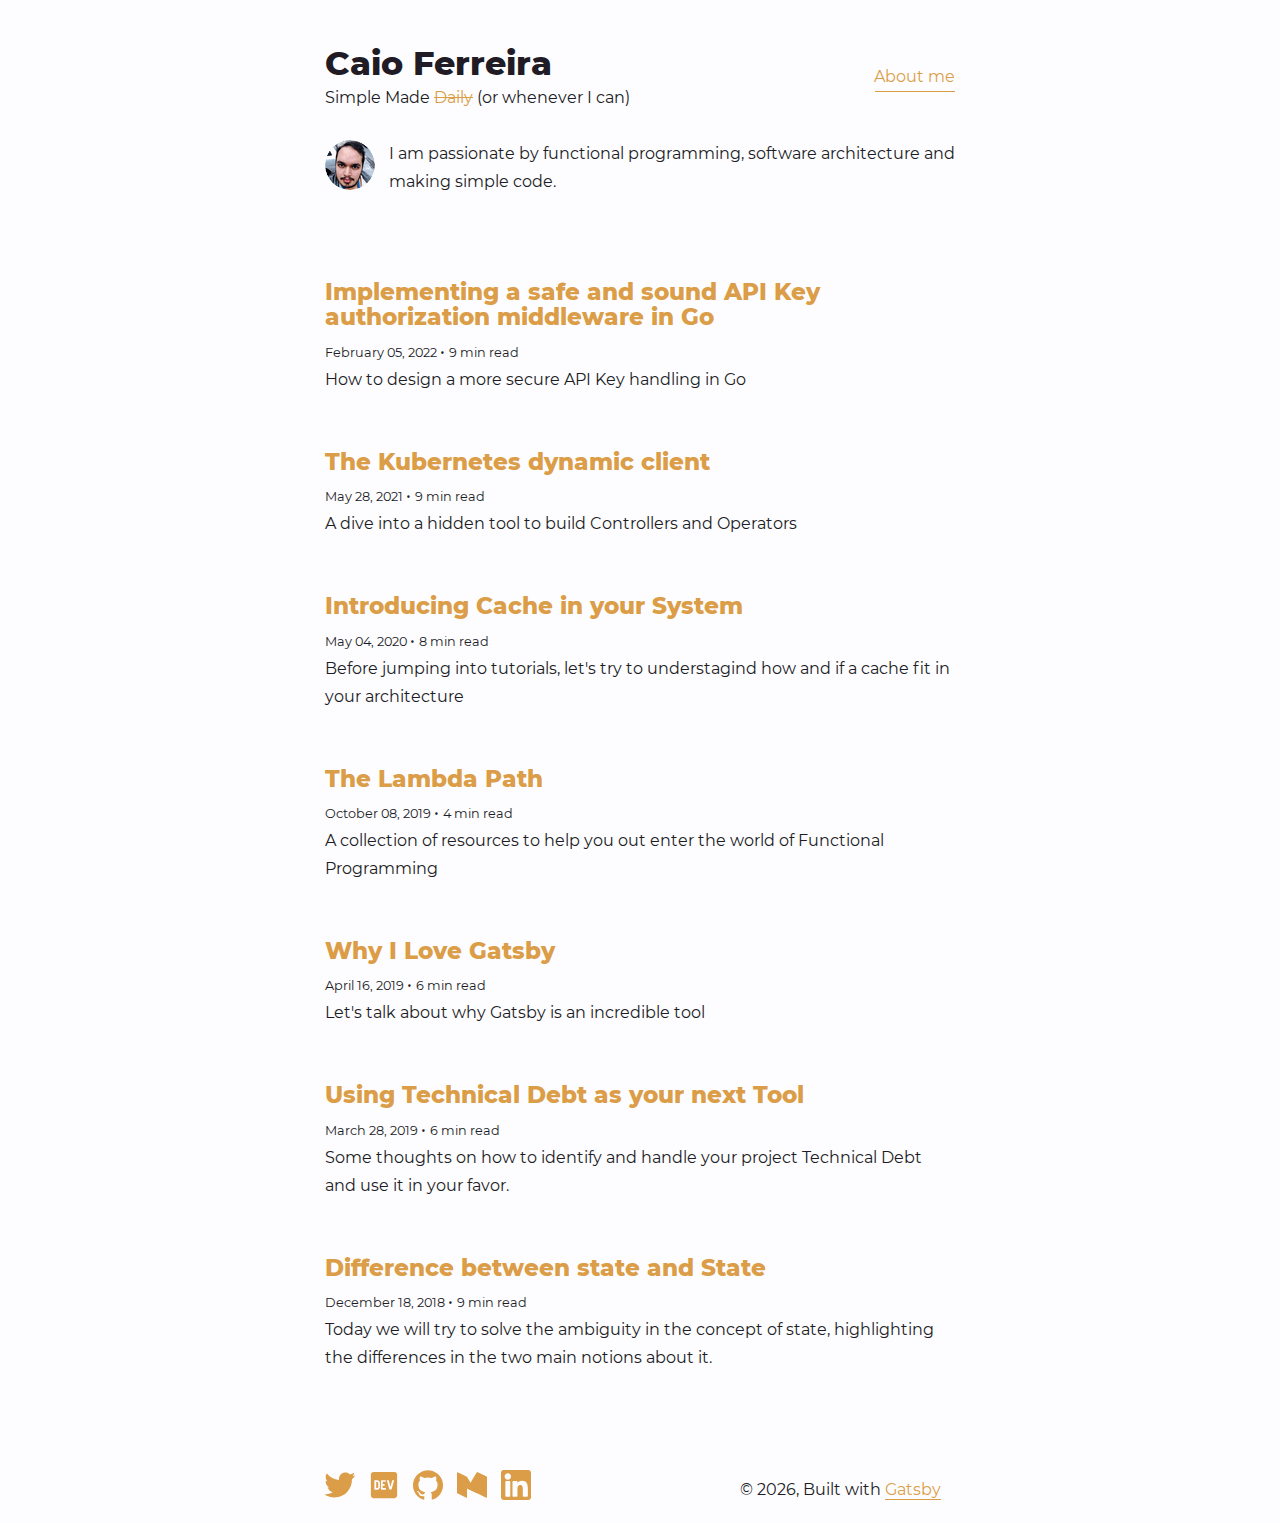
<file: index.html>
<!DOCTYPE html><html lang="en"><head><meta charSet="utf-8"/><meta http-equiv="x-ua-compatible" content="ie=edge"/><meta name="viewport" content="width=device-width, initial-scale=1, shrink-to-fit=no"/><style id="typography.js">html{font-family:sans-serif;-ms-text-size-adjust:100%;-webkit-text-size-adjust:100%}body{margin:0}article,aside,details,figcaption,figure,footer,header,main,menu,nav,section,summary{display:block}audio,canvas,progress,video{display:inline-block}audio:not([controls]){display:none;height:0}progress{vertical-align:baseline}[hidden],template{display:none}a{background-color:transparent;-webkit-text-decoration-skip:objects}a:active,a:hover{outline-width:0}abbr[title]{border-bottom:none;text-decoration:underline;text-decoration:underline dotted}b,strong{font-weight:inherit;font-weight:bolder}dfn{font-style:italic}h1{font-size:2em;margin:.67em 0}mark{background-color:#ff0;color:#000}small{font-size:80%}sub,sup{font-size:75%;line-height:0;position:relative;vertical-align:baseline}sub{bottom:-.25em}sup{top:-.5em}img{border-style:none}svg:not(:root){overflow:hidden}code,kbd,pre,samp{font-family:monospace,monospace;font-size:1em}figure{margin:1em 40px}hr{box-sizing:content-box;height:0;overflow:visible}button,input,optgroup,select,textarea{font:inherit;margin:0}optgroup{font-weight:700}button,input{overflow:visible}button,select{text-transform:none}[type=reset],[type=submit],button,html [type=button]{-webkit-appearance:button}[type=button]::-moz-focus-inner,[type=reset]::-moz-focus-inner,[type=submit]::-moz-focus-inner,button::-moz-focus-inner{border-style:none;padding:0}[type=button]:-moz-focusring,[type=reset]:-moz-focusring,[type=submit]:-moz-focusring,button:-moz-focusring{outline:1px dotted ButtonText}fieldset{border:1px solid silver;margin:0 2px;padding:.35em .625em .75em}legend{box-sizing:border-box;color:inherit;display:table;max-width:100%;padding:0;white-space:normal}textarea{overflow:auto}[type=checkbox],[type=radio]{box-sizing:border-box;padding:0}[type=number]::-webkit-inner-spin-button,[type=number]::-webkit-outer-spin-button{height:auto}[type=search]{-webkit-appearance:textfield;outline-offset:-2px}[type=search]::-webkit-search-cancel-button,[type=search]::-webkit-search-decoration{-webkit-appearance:none}::-webkit-input-placeholder{color:inherit;opacity:.54}::-webkit-file-upload-button{-webkit-appearance:button;font:inherit}html{font:100%/1.75 'Merriweather','Georgia',serif;box-sizing:border-box;overflow-y:scroll;}*{box-sizing:inherit;}*:before{box-sizing:inherit;}*:after{box-sizing:inherit;}body{color:hsla(0,0%,0%,0.9);font-family:'Merriweather','Georgia',serif;font-weight:400;word-wrap:break-word;font-kerning:normal;-moz-font-feature-settings:"kern", "liga", "clig", "calt";-ms-font-feature-settings:"kern", "liga", "clig", "calt";-webkit-font-feature-settings:"kern", "liga", "clig", "calt";font-feature-settings:"kern", "liga", "clig", "calt";}img{max-width:100%;margin-left:0;margin-right:0;margin-top:0;padding-bottom:0;padding-left:0;padding-right:0;padding-top:0;margin-bottom:1.75rem;}h1{margin-left:0;margin-right:0;margin-top:0;padding-bottom:0;padding-left:0;padding-right:0;padding-top:0;margin-bottom:1.75rem;color:inherit;font-family:Montserrat,sans-serif;font-weight:900;text-rendering:optimizeLegibility;font-size:2.5rem;line-height:1.1;}h2{margin-left:0;margin-right:0;margin-top:0;padding-bottom:0;padding-left:0;padding-right:0;padding-top:0;margin-bottom:1.75rem;color:inherit;font-family:'Merriweather','Georgia',serif;font-weight:900;text-rendering:optimizeLegibility;font-size:1.73286rem;line-height:1.1;}h3{margin-left:0;margin-right:0;margin-top:0;padding-bottom:0;padding-left:0;padding-right:0;padding-top:0;margin-bottom:1.75rem;color:inherit;font-family:'Merriweather','Georgia',serif;font-weight:900;text-rendering:optimizeLegibility;font-size:1.4427rem;line-height:1.1;}h4{margin-left:0;margin-right:0;margin-top:0;padding-bottom:0;padding-left:0;padding-right:0;padding-top:0;margin-bottom:1.75rem;color:inherit;font-family:'Merriweather','Georgia',serif;font-weight:900;text-rendering:optimizeLegibility;font-size:1rem;line-height:1.1;letter-spacing:0.140625em;text-transform:uppercase;}h5{margin-left:0;margin-right:0;margin-top:0;padding-bottom:0;padding-left:0;padding-right:0;padding-top:0;margin-bottom:1.75rem;color:inherit;font-family:'Merriweather','Georgia',serif;font-weight:900;text-rendering:optimizeLegibility;font-size:0.83255rem;line-height:1.1;}h6{margin-left:0;margin-right:0;margin-top:0;padding-bottom:0;padding-left:0;padding-right:0;padding-top:0;margin-bottom:1.75rem;color:inherit;font-family:'Merriweather','Georgia',serif;font-weight:900;text-rendering:optimizeLegibility;font-size:0.75966rem;line-height:1.1;font-style:italic;}hgroup{margin-left:0;margin-right:0;margin-top:0;padding-bottom:0;padding-left:0;padding-right:0;padding-top:0;margin-bottom:1.75rem;}ul{margin-left:1.75rem;margin-right:0;margin-top:0;padding-bottom:0;padding-left:0;padding-right:0;padding-top:0;margin-bottom:1.75rem;list-style-position:outside;list-style-image:none;list-style:disc;}ol{margin-left:1.75rem;margin-right:0;margin-top:0;padding-bottom:0;padding-left:0;padding-right:0;padding-top:0;margin-bottom:1.75rem;list-style-position:outside;list-style-image:none;}dl{margin-left:0;margin-right:0;margin-top:0;padding-bottom:0;padding-left:0;padding-right:0;padding-top:0;margin-bottom:1.75rem;}dd{margin-left:0;margin-right:0;margin-top:0;padding-bottom:0;padding-left:0;padding-right:0;padding-top:0;margin-bottom:1.75rem;}p{margin-left:0;margin-right:0;margin-top:0;padding-bottom:0;padding-left:0;padding-right:0;padding-top:0;margin-bottom:1.75rem;}figure{margin-left:0;margin-right:0;margin-top:0;padding-bottom:0;padding-left:0;padding-right:0;padding-top:0;margin-bottom:1.75rem;}pre{margin-left:0;margin-right:0;margin-top:0;padding-bottom:0;padding-left:0;padding-right:0;padding-top:0;margin-bottom:1.75rem;font-size:0.85rem;line-height:1.75rem;}table{margin-left:0;margin-right:0;margin-top:0;padding-bottom:0;padding-left:0;padding-right:0;padding-top:0;margin-bottom:1.75rem;font-size:1rem;line-height:1.75rem;border-collapse:collapse;width:100%;}fieldset{margin-left:0;margin-right:0;margin-top:0;padding-bottom:0;padding-left:0;padding-right:0;padding-top:0;margin-bottom:1.75rem;}blockquote{margin-left:-1.75rem;margin-right:1.75rem;margin-top:0;padding-bottom:0;padding-left:1.42188rem;padding-right:0;padding-top:0;margin-bottom:1.75rem;font-size:1.20112rem;line-height:1.75rem;color:hsla(0,0%,0%,0.59);font-style:italic;border-left:0.32813rem solid hsla(0,0%,0%,0.9);}form{margin-left:0;margin-right:0;margin-top:0;padding-bottom:0;padding-left:0;padding-right:0;padding-top:0;margin-bottom:1.75rem;}noscript{margin-left:0;margin-right:0;margin-top:0;padding-bottom:0;padding-left:0;padding-right:0;padding-top:0;margin-bottom:1.75rem;}iframe{margin-left:0;margin-right:0;margin-top:0;padding-bottom:0;padding-left:0;padding-right:0;padding-top:0;margin-bottom:1.75rem;}hr{margin-left:0;margin-right:0;margin-top:0;padding-bottom:0;padding-left:0;padding-right:0;padding-top:0;margin-bottom:calc(1.75rem - 1px);background:hsla(0,0%,0%,0.2);border:none;height:1px;}address{margin-left:0;margin-right:0;margin-top:0;padding-bottom:0;padding-left:0;padding-right:0;padding-top:0;margin-bottom:1.75rem;}b{font-weight:700;}strong{font-weight:700;}dt{font-weight:700;}th{font-weight:700;}li{margin-bottom:calc(1.75rem / 2);}ol li{padding-left:0;}ul li{padding-left:0;}li > ol{margin-left:1.75rem;margin-bottom:calc(1.75rem / 2);margin-top:calc(1.75rem / 2);}li > ul{margin-left:1.75rem;margin-bottom:calc(1.75rem / 2);margin-top:calc(1.75rem / 2);}blockquote *:last-child{margin-bottom:0;}li *:last-child{margin-bottom:0;}p *:last-child{margin-bottom:0;}li > p{margin-bottom:calc(1.75rem / 2);}code{font-size:0.85rem;line-height:1.75rem;}kbd{font-size:0.85rem;line-height:1.75rem;}samp{font-size:0.85rem;line-height:1.75rem;}abbr{border-bottom:1px dotted hsla(0,0%,0%,0.5);cursor:help;}acronym{border-bottom:1px dotted hsla(0,0%,0%,0.5);cursor:help;}abbr[title]{border-bottom:1px dotted hsla(0,0%,0%,0.5);cursor:help;text-decoration:none;}thead{text-align:left;}td,th{text-align:left;border-bottom:1px solid hsla(0,0%,0%,0.12);font-feature-settings:"tnum";-moz-font-feature-settings:"tnum";-ms-font-feature-settings:"tnum";-webkit-font-feature-settings:"tnum";padding-left:1.16667rem;padding-right:1.16667rem;padding-top:0.875rem;padding-bottom:calc(0.875rem - 1px);}th:first-child,td:first-child{padding-left:0;}th:last-child,td:last-child{padding-right:0;}blockquote > :last-child{margin-bottom:0;}blockquote cite{font-size:1rem;line-height:1.75rem;color:hsla(0,0%,0%,0.9);font-weight:400;}blockquote cite:before{content:"— ";}ul,ol{margin-left:0;}@media only screen and (max-width:480px){ul,ol{margin-left:1.75rem;}blockquote{margin-left:-1.3125rem;margin-right:0;padding-left:0.98438rem;}}h1,h2,h3,h4,h5,h6{margin-top:3.5rem;}a{box-shadow:0 1px 0 0 currentColor;color:var(--secondary);text-decoration:none;}a:hover,a:active{box-shadow:none;}mark,ins{background:#007acc;color:white;padding:0.10938rem 0.21875rem;text-decoration:none;}a:hover{color:var(--hover);}h1, h2, h3, h4, h5, h6{font-family:inherit;font-weight:800;text-align:left;}a.gatsby-resp-image-link{box-shadow:none;}</style><style data-href="/styles.286ec0a773165cd5aeae.css" id="gatsby-global-css">@font-face{font-family:Montserrat;font-style:normal;font-display:swap;font-weight:100;src:local("Montserrat Thin "),local("Montserrat-Thin"),url(/static/montserrat-latin-100-191cc9f50f3b76b9617cb383f19acb7d.woff2) format("woff2"),url(/static/montserrat-latin-100-370318464551d5f25b0f0a78f374faac.woff) format("woff")}@font-face{font-family:Montserrat;font-style:italic;font-display:swap;font-weight:100;src:local("Montserrat Thin italic"),local("Montserrat-Thinitalic"),url(/static/montserrat-latin-100italic-bdeaeb79db315697bd173a55b097dc18.woff2) format("woff2"),url(/static/montserrat-latin-100italic-ecf7d49386e8f265878e735db34a7c4b.woff) format("woff")}@font-face{font-family:Montserrat;font-style:normal;font-display:swap;font-weight:200;src:local("Montserrat Extra Light "),local("Montserrat-Extra Light"),url(/static/montserrat-latin-200-85d5ef9db7f2dc6979172a4a3b2c57cb.woff2) format("woff2"),url(/static/montserrat-latin-200-1fc98e126a3d152549240e6244d7e669.woff) format("woff")}@font-face{font-family:Montserrat;font-style:italic;font-display:swap;font-weight:200;src:local("Montserrat Extra Light italic"),local("Montserrat-Extra Lightitalic"),url(/static/montserrat-latin-200italic-49095760a498d024fe1a85a078850df9.woff2) format("woff2"),url(/static/montserrat-latin-200italic-fe46cf8b9462c820457d3bf537e4057f.woff) format("woff")}@font-face{font-family:Montserrat;font-style:normal;font-display:swap;font-weight:300;src:local("Montserrat Light "),local("Montserrat-Light"),url(/static/montserrat-latin-300-7c3daf12b706645b5d3710f863a4da04.woff2) format("woff2"),url(/static/montserrat-latin-300-8dc95fab9cf98d02ca8d76e97d3dff60.woff) format("woff")}@font-face{font-family:Montserrat;font-style:italic;font-display:swap;font-weight:300;src:local("Montserrat Light italic"),local("Montserrat-Lightitalic"),url(/static/montserrat-latin-300italic-f20b178ca2024a5eac8e42e6649db86c.woff2) format("woff2"),url(/static/montserrat-latin-300italic-3fe16939288856e8e828fa2661bf2354.woff) format("woff")}@font-face{font-family:Montserrat;font-style:normal;font-display:swap;font-weight:400;src:local("Montserrat Regular "),local("Montserrat-Regular"),url(/static/montserrat-latin-400-bc3aa95dca08f5fee5291e34959c27bc.woff2) format("woff2"),url(/static/montserrat-latin-400-8102c4838f9e3d08dad644290a9cb701.woff) format("woff")}@font-face{font-family:Montserrat;font-style:italic;font-display:swap;font-weight:400;src:local("Montserrat Regular italic"),local("Montserrat-Regularitalic"),url(/static/montserrat-latin-400italic-5cad650422a7184467af5a4d17b264c4.woff2) format("woff2"),url(/static/montserrat-latin-400italic-d191f22af3bb50902b99ac577f81a322.woff) format("woff")}@font-face{font-family:Montserrat;font-style:normal;font-display:swap;font-weight:500;src:local("Montserrat Medium "),local("Montserrat-Medium"),url(/static/montserrat-latin-500-92d16e458625f4d2c8940f6bdca0ff09.woff2) format("woff2"),url(/static/montserrat-latin-500-8b763220218ffc11c57c84ddb80e7b26.woff) format("woff")}@font-face{font-family:Montserrat;font-style:italic;font-display:swap;font-weight:500;src:local("Montserrat Medium italic"),local("Montserrat-Mediumitalic"),url(/static/montserrat-latin-500italic-47bfcca6b69d6a9acca7a8bff17193e2.woff2) format("woff2"),url(/static/montserrat-latin-500italic-72c01f753c3940c0b9cb6bf2389caddf.woff) format("woff")}@font-face{font-family:Montserrat;font-style:normal;font-display:swap;font-weight:600;src:local("Montserrat SemiBold "),local("Montserrat-SemiBold"),url(/static/montserrat-latin-600-6fb1b5623e528e27c18658fecf5ee0ee.woff2) format("woff2"),url(/static/montserrat-latin-600-7c839d15a6f54e7025ba8c0c4b333e8f.woff) format("woff")}@font-face{font-family:Montserrat;font-style:italic;font-display:swap;font-weight:600;src:local("Montserrat SemiBold italic"),local("Montserrat-SemiBolditalic"),url(/static/montserrat-latin-600italic-60789af1c9338ed1a9546722ec54b4f7.woff2) format("woff2"),url(/static/montserrat-latin-600italic-f3d4de8d0afb19e777c79032ce828e3d.woff) format("woff")}@font-face{font-family:Montserrat;font-style:normal;font-display:swap;font-weight:700;src:local("Montserrat Bold "),local("Montserrat-Bold"),url(/static/montserrat-latin-700-39d93cf678c740f9f6b2b1cfde34bee3.woff2) format("woff2"),url(/static/montserrat-latin-700-80f10bd382f0df1cd650fec59f3c9394.woff) format("woff")}@font-face{font-family:Montserrat;font-style:italic;font-display:swap;font-weight:700;src:local("Montserrat Bold italic"),local("Montserrat-Bolditalic"),url(/static/montserrat-latin-700italic-ba136d97b14e82284dd595e257f11c47.woff2) format("woff2"),url(/static/montserrat-latin-700italic-8c98142b425630821139c24bd1698700.woff) format("woff")}@font-face{font-family:Montserrat;font-style:normal;font-display:swap;font-weight:800;src:local("Montserrat ExtraBold "),local("Montserrat-ExtraBold"),url(/static/montserrat-latin-800-b7018be9ed6cd94da8b6675b3a468c3b.woff2) format("woff2"),url(/static/montserrat-latin-800-9a9befcf50d64f9d2d19d8b1d1984add.woff) format("woff")}@font-face{font-family:Montserrat;font-style:italic;font-display:swap;font-weight:800;src:local("Montserrat ExtraBold italic"),local("Montserrat-ExtraBolditalic"),url(/static/montserrat-latin-800italic-540ffdd223d1a9ad3d4e678e1a23372e.woff2) format("woff2"),url(/static/montserrat-latin-800italic-897086f99f4e1f45e6b1e9368527d0bc.woff) format("woff")}@font-face{font-family:Montserrat;font-style:normal;font-display:swap;font-weight:900;src:local("Montserrat Black "),local("Montserrat-Black"),url(/static/montserrat-latin-900-58cd789700850375b834e8b6776002eb.woff2) format("woff2"),url(/static/montserrat-latin-900-26d42c9428780e545a540bbb50c84bce.woff) format("woff")}@font-face{font-family:Montserrat;font-style:italic;font-display:swap;font-weight:900;src:local("Montserrat Black italic"),local("Montserrat-Blackitalic"),url(/static/montserrat-latin-900italic-451157bc8861fe54f523b3669a3def71.woff2) format("woff2"),url(/static/montserrat-latin-900italic-a8ec4957e1c24f5793305763ad9845b3.woff) format("woff")}@font-face{font-family:Merriweather;font-style:normal;font-display:swap;font-weight:300;src:local("Merriweather Light "),local("Merriweather-Light"),url(/static/merriweather-latin-300-b1158cfcd4aacb9d8fb61625e37af46a.woff2) format("woff2"),url(/static/merriweather-latin-300-cc7de05e166e90320d7d896e0f72a19d.woff) format("woff")}@font-face{font-family:Merriweather;font-style:italic;font-display:swap;font-weight:300;src:local("Merriweather Light italic"),local("Merriweather-Lightitalic"),url(/static/merriweather-latin-300italic-8fe52a48089d6ebe46db0b8e7cc66263.woff2) format("woff2"),url(/static/merriweather-latin-300italic-e1331f5397c2a673f9d3765138debdb5.woff) format("woff")}@font-face{font-family:Merriweather;font-style:normal;font-display:swap;font-weight:400;src:local("Merriweather Regular "),local("Merriweather-Regular"),url(/static/merriweather-latin-400-8276fdb72ae8f4714d4e6eba704cc39f.woff2) format("woff2"),url(/static/merriweather-latin-400-69f09800f4f6479d06e44eba837df872.woff) format("woff")}@font-face{font-family:Merriweather;font-style:italic;font-display:swap;font-weight:400;src:local("Merriweather Regular italic"),local("Merriweather-Regularitalic"),url(/static/merriweather-latin-400italic-3a9be9ea9f7aa4af6de7307df21d9fc0.woff2) format("woff2"),url(/static/merriweather-latin-400italic-d76079ed7541a433a54f79316de086e9.woff) format("woff")}@font-face{font-family:Merriweather;font-style:normal;font-display:swap;font-weight:700;src:local("Merriweather Bold "),local("Merriweather-Bold"),url(/static/merriweather-latin-700-fa534be7ffa380e39a7f6e03bf9a5e03.woff2) format("woff2"),url(/static/merriweather-latin-700-ba56ea84b8084b7ff9677f50d3cd81bd.woff) format("woff")}@font-face{font-family:Merriweather;font-style:italic;font-display:swap;font-weight:700;src:local("Merriweather Bold italic"),local("Merriweather-Bolditalic"),url(/static/merriweather-latin-700italic-1ef5edaaa20ae53ea50399884c5e48c6.woff2) format("woff2"),url(/static/merriweather-latin-700italic-534bc9e7ce93c73d73426e46acd78092.woff) format("woff")}@font-face{font-family:Merriweather;font-style:normal;font-display:swap;font-weight:900;src:local("Merriweather Black "),local("Merriweather-Black"),url(/static/merriweather-latin-900-7528fb70e8a4a82c7305e72ff43ac25f.woff2) format("woff2"),url(/static/merriweather-latin-900-3799b6e2f5ed3fcccf9d7a708d7419fa.woff) format("woff")}@font-face{font-family:Merriweather;font-style:italic;font-display:swap;font-weight:900;src:local("Merriweather Black italic"),local("Merriweather-Blackitalic"),url(/static/merriweather-latin-900italic-e1b4d2aaa78e12ad84aaf8a56321e4c2.woff2) format("woff2"),url(/static/merriweather-latin-900italic-2ae22f731b3424e8dbb4b37f7ca6e708.woff) format("woff")}code[class*=language-],pre[class*=language-]{color:#f8f8f2;background:none;text-shadow:0 1px rgba(0,0,0,.3);font-family:Consolas,Monaco,Andale Mono,Ubuntu Mono,monospace;font-size:1em;text-align:left;white-space:pre;word-spacing:normal;word-break:normal;word-wrap:normal;line-height:1.5;-moz-tab-size:4;-o-tab-size:4;tab-size:4;-webkit-hyphens:none;-ms-hyphens:none;hyphens:none}pre[class*=language-]{padding:1em;margin:.5em 0;overflow:auto;border-radius:.3em}:not(pre)>code[class*=language-],pre[class*=language-]{background:#272822}:not(pre)>code[class*=language-]{padding:.1em;border-radius:.3em;white-space:normal}.token.cdata,.token.comment,.token.doctype,.token.prolog{color:#8292a2}.token.punctuation{color:#f8f8f2}.token.namespace{opacity:.7}.token.constant,.token.deleted,.token.property,.token.symbol,.token.tag{color:#f92672}.token.boolean,.token.number{color:#ae81ff}.token.attr-name,.token.builtin,.token.char,.token.inserted,.token.selector,.token.string{color:#a6e22e}.language-css .token.string,.style .token.string,.token.entity,.token.operator,.token.url,.token.variable{color:#f8f8f2}.token.atrule,.token.attr-value,.token.class-name,.token.function{color:#e6db74}.token.keyword{color:#66d9ef}.token.important,.token.regex{color:#fd971f}.token.bold,.token.important{font-weight:700}.token.italic{font-style:italic}.token.entity{cursor:help}.gatsby-highlight{background:#272822;margin-bottom:1.75rem;margin-left:-1.3125rem;margin-right:-1.3125rem;border-radius:10px;overflow:auto;-webkit-overflow-scrolling:touch}.gatsby-highlight>pre[class*=language-]{overflow:auto;padding:1.3125rem}@font-face{font-display:swap;font-family:Montserrat;font-weight:400;font-style:normal;src:url(/static/Montserrat-400-bc3aa95dca08f5fee5291e34959c27bc.woff2) format("woff2") font-weight-normal,url(/static/Montserrat-400-8102c4838f9e3d08dad644290a9cb701.woff) format("woff") font-weight-normal,url(/static/Montserrat-400-6a9e85ac9247f5848db957b873c62e0c.ttf) format("truetype") font-weight-normal,url(/static/Montserrat-700-39d93cf678c740f9f6b2b1cfde34bee3.woff2) format("woff2") font-weight-bold,url(/static/Montserrat-700-80f10bd382f0df1cd650fec59f3c9394.woff) format("woff") font-weight-bold,url(/static/Montserrat-700-7432889d57c68a13a4984a756d923a07.ttf) format("truetype") font-weight-bold}:root{--bg:#fdfdff;--primary:#201b24;--secondary:#db9d47;--hover:#ff784f}body{font-family:Montserrat,"sans-serif"}@media (max-width:768px){footer{flex-direction:column}}footer{display:flex;justify-content:space-between;align-items:center}</style><meta name="generator" content="Gatsby 2.32.6"/><link rel="preconnect" href="https://www.google-analytics.com"/><link rel="dns-prefetch" href="https://www.google-analytics.com"/><link rel="icon" href="/favicon-32x32.png?v=62dcc2ca9c3cd2d1abc7505583298b71" type="image/png"/><link rel="icon" href="/favicon.svg?v=62dcc2ca9c3cd2d1abc7505583298b71" type="image/svg+xml"/><link rel="manifest" href="/manifest.webmanifest" crossorigin="anonymous"/><meta name="theme-color" content="#db9d47"/><link rel="apple-touch-icon" sizes="48x48" href="/icons/icon-48x48.png?v=62dcc2ca9c3cd2d1abc7505583298b71"/><link rel="apple-touch-icon" sizes="72x72" href="/icons/icon-72x72.png?v=62dcc2ca9c3cd2d1abc7505583298b71"/><link rel="apple-touch-icon" sizes="96x96" href="/icons/icon-96x96.png?v=62dcc2ca9c3cd2d1abc7505583298b71"/><link rel="apple-touch-icon" sizes="144x144" href="/icons/icon-144x144.png?v=62dcc2ca9c3cd2d1abc7505583298b71"/><link rel="apple-touch-icon" sizes="192x192" href="/icons/icon-192x192.png?v=62dcc2ca9c3cd2d1abc7505583298b71"/><link rel="apple-touch-icon" sizes="256x256" href="/icons/icon-256x256.png?v=62dcc2ca9c3cd2d1abc7505583298b71"/><link rel="apple-touch-icon" sizes="384x384" href="/icons/icon-384x384.png?v=62dcc2ca9c3cd2d1abc7505583298b71"/><link rel="apple-touch-icon" sizes="512x512" href="/icons/icon-512x512.png?v=62dcc2ca9c3cd2d1abc7505583298b71"/><link rel="alternate" type="application/rss+xml" href="/rss.xml"/><title data-react-helmet="true">Home | Caio Ferreira</title><meta data-react-helmet="true" name="description" content="A place to share ideas about simple code"/><meta data-react-helmet="true" property="og:title" content="Home"/><meta data-react-helmet="true" property="og:description" content="A place to share ideas about simple code"/><meta data-react-helmet="true" property="og:type" content="website"/><meta data-react-helmet="true" name="twitter:card" content="summary"/><meta data-react-helmet="true" name="twitter:creator" content="Caio Ferreira"/><meta data-react-helmet="true" name="twitter:title" content="Home"/><meta data-react-helmet="true" name="twitter:description" content="A place to share ideas about simple code"/><meta data-react-helmet="true" name="keywords" content="blog, Caio Ferreira, javascript, functional programming, software architecture"/><style data-styled="hqzbql cINqao hiNdfp ePSoKC jGZUap kAEYIC dPmpCt bkeYwJ eIVkIG fAtOsn hvxpIW jgJyVR hPHXGR kvEPVl dBWMCn lkPJmt eeFVyv QhiQR" data-styled-version="4.4.1">
/* sc-component-id: Headercomponent__Text-sc-10b1m6s-0 */
.dPmpCt{margin-bottom:0;}
/* sc-component-id: Headercomponent__Header-sc-10b1m6s-1 */
.hiNdfp{display:-webkit-box;display:-webkit-flex;display:-ms-flexbox;display:flex;-webkit-box-pack:justify;-webkit-justify-content:space-between;-ms-flex-pack:justify;justify-content:space-between;-webkit-align-items:center;-webkit-box-align:center;-ms-flex-align:center;align-items:center;} @media (max-width:768px){.hiNdfp{-webkit-flex-direction:column;-ms-flex-direction:column;flex-direction:column;}}
/* sc-component-id: Headercomponent__HeaderTitleWrapper-sc-10b1m6s-2 */
@media (max-width:768px){.ePSoKC{margin-bottom:10px;}}
/* sc-component-id: Headercomponent__HeaderTitle-sc-10b1m6s-3 */
.jGZUap{margin-bottom:0;margin-top:0;}
/* sc-component-id: Headercomponent__HeaderTitleLink-sc-10b1m6s-4 */
.kAEYIC{box-shadow:none;-webkit-text-decoration:none;text-decoration:none;color:inherit;} .kAEYIC:hover{color:inherit;}
/* sc-component-id: Headercomponent__SubtitleDetail-sc-10b1m6s-5 */
.bkeYwJ{color:var(--secondary);-webkit-text-decoration:line-through;text-decoration:line-through;} .bkeYwJ:hover{-webkit-text-decoration:none;text-decoration:none;color:var(--hover);}
/* sc-component-id: Headercomponent__NavigationLink-sc-10b1m6s-6 */
.eIVkIG{box-shadow:0 1.4px 0.4px -0.5px var(--secondary);}
/* sc-component-id: Footercomponent__OutgoingLink-sc-364ywr-0 */
.lkPJmt{box-shadow:none;color:var(--secondary);margin-right:0.875rem;fill:var(--secondary);} .lkPJmt:hover{fill:var(--hover);}.eeFVyv{box-shadow:0 1px 0 0 var(--secondary);color:var(--secondary);margin-right:0.875rem;fill:var(--secondary);} .eeFVyv:hover{fill:var(--hover);}
/* sc-component-id: Footercomponent__FooterWrapper-sc-364ywr-1 */
.kvEPVl{-webkit-align-items:center;-webkit-box-align:center;-ms-flex-align:center;align-items:center;margin-top:4.375rem;}
/* sc-component-id: Footercomponent__FooterMessage-sc-364ywr-3 */
.QhiQR{margin-bottom:0;}
/* sc-component-id: Layoutcomponent__Background-ao6rp0-0 */
.hqzbql{background:var(--bg);height:100%;}
/* sc-component-id: Layoutcomponent__Container-ao6rp0-1 */
.cINqao{display:-webkit-box;display:-webkit-flex;display:-ms-flexbox;display:flex;-webkit-box-pack:justify;-webkit-justify-content:space-between;-ms-flex-pack:justify;justify-content:space-between;-webkit-flex-direction:column;-ms-flex-direction:column;flex-direction:column;margin-left:auto;margin-right:auto;max-width:42rem;min-height:100vh;color:var(--primary);padding:2.625rem 1.3125rem 0.875rem 1.3125rem;}
/* sc-component-id: Biocomponent__BioWrapper-sc-1p81r7j-0 */
.fAtOsn{display:-webkit-box;display:-webkit-flex;display:-ms-flexbox;display:flex;margin-top:1.75rem;}
/* sc-component-id: Biocomponent__Avatar-sc-1p81r7j-1 */
.hvxpIW{margin-right:0.875rem;margin-bottom:0;min-width:50px;border-radius:100%;}
/* sc-component-id: pages__PostTittle-o4ox3d-0 */
.jgJyVR{margin-bottom:0.4375rem;}
/* sc-component-id: pages__PostMetadataItem-o4ox3d-1 */
.hPHXGR{margin-right:0.175rem;}</style><link as="script" rel="preload" href="/webpack-runtime-8bf09dc14d26660d4941.js"/><link as="script" rel="preload" href="/framework-6c3ead24af170cdcb87c.js"/><link as="script" rel="preload" href="/app-5add9b32f93cdcc661e3.js"/><link as="script" rel="preload" href="/styles-407fe62976dc5310c43e.js"/><link as="script" rel="preload" href="/133dca110fad53aa1997b630637bbac3134a2d14-19c09b613e5baa98dedd.js"/><link as="script" rel="preload" href="/93241701166c3169d92c9fdd395837837cace836-21be44829f86d4becf19.js"/><link as="script" rel="preload" href="/component---src-pages-index-js-692cdb10e9e4bf8a3c49.js"/><link as="fetch" rel="preload" href="/page-data/index/page-data.json" crossorigin="anonymous"/><link as="fetch" rel="preload" href="/page-data/sq/d/143701507.json" crossorigin="anonymous"/><link as="fetch" rel="preload" href="/page-data/sq/d/3694326227.json" crossorigin="anonymous"/><link as="fetch" rel="preload" href="/page-data/sq/d/88017042.json" crossorigin="anonymous"/><link as="fetch" rel="preload" href="/page-data/app-data.json" crossorigin="anonymous"/></head><body><div id="___gatsby"><div style="outline:none" tabindex="-1" id="gatsby-focus-wrapper"><div class="Layoutcomponent__Background-ao6rp0-0 hqzbql"><div class="Layoutcomponent__Container-ao6rp0-1 cINqao"><header class="Headercomponent__Header-sc-10b1m6s-1 hiNdfp"><span class="Headercomponent__HeaderTitleWrapper-sc-10b1m6s-2 ePSoKC"><h1 style="font-size:2.08138rem;line-height:2.625rem" class="Headercomponent__HeaderTitle-sc-10b1m6s-3 jGZUap"><a aria-current="page" class="Headercomponent__HeaderTitleLink-sc-10b1m6s-4 kAEYIC" href="/">Caio Ferreira</a></h1><p class="Headercomponent__Text-sc-10b1m6s-0 dPmpCt">Simple Made <span class="Headercomponent__SubtitleDetail-sc-10b1m6s-5 bkeYwJ">Daily</span> (or whenever I can)</p></span><a class="Headercomponent__NavigationLink-sc-10b1m6s-6 eIVkIG" href="/about"><p class="Headercomponent__Text-sc-10b1m6s-0 dPmpCt">About me</p></a></header><main><div class="Biocomponent__BioWrapper-sc-1p81r7j-0 fAtOsn"><div class="Biocomponent__Avatar-sc-1p81r7j-1 hvxpIW gatsby-image-wrapper" style="position:relative;overflow:hidden;display:inline-block;width:50px;height:50px"><img aria-hidden="true" src="[data-uri]" alt="Caio Ferreira" style="position:absolute;top:0;left:0;width:100%;height:100%;object-fit:cover;object-position:center;opacity:1;transition-delay:500ms;border-radius:50%"/><noscript><picture><source srcset="/static/59fa6fc8ee9a74a7315b43d2eb84cfa7/8ba1e/me.png 1x,
/static/59fa6fc8ee9a74a7315b43d2eb84cfa7/f937a/me.png 1.5x,
/static/59fa6fc8ee9a74a7315b43d2eb84cfa7/71eb7/me.png 2x" /><img loading="lazy" width="50" height="50" srcset="/static/59fa6fc8ee9a74a7315b43d2eb84cfa7/8ba1e/me.png 1x,
/static/59fa6fc8ee9a74a7315b43d2eb84cfa7/f937a/me.png 1.5x,
/static/59fa6fc8ee9a74a7315b43d2eb84cfa7/71eb7/me.png 2x" src="/static/59fa6fc8ee9a74a7315b43d2eb84cfa7/8ba1e/me.png" alt="Caio Ferreira" style="position:absolute;top:0;left:0;opacity:1;width:100%;height:100%;object-fit:cover;object-position:center"/></picture></noscript></div><p>I am passionate by functional programming, software architecture and making simple code.<!-- --> </p></div><div><h3 class="pages__PostTittle-o4ox3d-0 jgJyVR"><a style="box-shadow:none" href="/post/golang-secure-api-key-middleware/">Implementing a safe and sound API Key authorization middleware in Go</a></h3><span><small class="pages__PostMetadataItem-o4ox3d-1 hPHXGR">February 05, 2022</small>•<!-- --> <small class="pages__PostMetadataItem-o4ox3d-1 hPHXGR">9<!-- --> min read</small></span><p>How to design a more secure API Key handling in Go</p></div><div><h3 class="pages__PostTittle-o4ox3d-0 jgJyVR"><a style="box-shadow:none" href="/post/the-kubernetes-dynamic-client/">The Kubernetes dynamic client</a></h3><span><small class="pages__PostMetadataItem-o4ox3d-1 hPHXGR">May 28, 2021</small>•<!-- --> <small class="pages__PostMetadataItem-o4ox3d-1 hPHXGR">9<!-- --> min read</small></span><p>A dive into a hidden tool to build Controllers and Operators</p></div><div><h3 class="pages__PostTittle-o4ox3d-0 jgJyVR"><a style="box-shadow:none" href="/post/introducing-cache-in-your-system/">Introducing Cache in your System</a></h3><span><small class="pages__PostMetadataItem-o4ox3d-1 hPHXGR">May 04, 2020</small>•<!-- --> <small class="pages__PostMetadataItem-o4ox3d-1 hPHXGR">8<!-- --> min read</small></span><p>Before jumping into tutorials, let's try to understagind how and if a cache fit in your architecture</p></div><div><h3 class="pages__PostTittle-o4ox3d-0 jgJyVR"><a style="box-shadow:none" href="/post/the-lambda-path/">The Lambda Path</a></h3><span><small class="pages__PostMetadataItem-o4ox3d-1 hPHXGR">October 08, 2019</small>•<!-- --> <small class="pages__PostMetadataItem-o4ox3d-1 hPHXGR">4<!-- --> min read</small></span><p>A collection of resources to help you out enter the world of Functional Programming</p></div><div><h3 class="pages__PostTittle-o4ox3d-0 jgJyVR"><a style="box-shadow:none" href="/post/why-i-love-gastby/">Why I Love Gatsby</a></h3><span><small class="pages__PostMetadataItem-o4ox3d-1 hPHXGR">April 16, 2019</small>•<!-- --> <small class="pages__PostMetadataItem-o4ox3d-1 hPHXGR">6<!-- --> min read</small></span><p>Let's talk about why Gatsby is an incredible tool</p></div><div><h3 class="pages__PostTittle-o4ox3d-0 jgJyVR"><a style="box-shadow:none" href="/post/using-technical-debt-as-your-next-tool/">Using Technical Debt as your next Tool</a></h3><span><small class="pages__PostMetadataItem-o4ox3d-1 hPHXGR">March 28, 2019</small>•<!-- --> <small class="pages__PostMetadataItem-o4ox3d-1 hPHXGR">6<!-- --> min read</small></span><p>Some thoughts on how to identify and handle your project Technical Debt and use it in your favor.</p></div><div><h3 class="pages__PostTittle-o4ox3d-0 jgJyVR"><a style="box-shadow:none" href="/post/difference-between-state-and-state/">Difference between state and State</a></h3><span><small class="pages__PostMetadataItem-o4ox3d-1 hPHXGR">December 18, 2018</small>•<!-- --> <small class="pages__PostMetadataItem-o4ox3d-1 hPHXGR">9<!-- --> min read</small></span><p>Today we will try to solve the ambiguity in the concept of state, highlighting the differences in the two main notions about it.</p></div></main><footer class="Footercomponent__FooterWrapper-sc-364ywr-1 kvEPVl"><section class="Footercomponent__SocialWrapper-sc-364ywr-2 dBWMCn"><a target="_blank" rel="nofollow noopener noreferrer" aria-label="Twitter" aria-hidden="true" href="https://twitter.com/caiorcferreira" class="Footercomponent__OutgoingLink-sc-364ywr-0 lkPJmt"><svg alt="Caio Ferreira&#x27;s Twitter Profile" style="height:30;width:30" version="1.1" x="0px" y="0px" viewBox="0 0 410.155 410.155" xml:space="preserve"><path d="M403.632,74.18c-9.113,4.041-18.573,7.229-28.28,9.537c10.696-10.164,18.738-22.877,23.275-37.067
	l0,0c1.295-4.051-3.105-7.554-6.763-5.385l0,0c-13.504,8.01-28.05,14.019-43.235,17.862c-0.881,0.223-1.79,0.336-2.702,0.336
	c-2.766,0-5.455-1.027-7.57-2.891c-16.156-14.239-36.935-22.081-58.508-22.081c-9.335,0-18.76,1.455-28.014,4.325
	c-28.672,8.893-50.795,32.544-57.736,61.724c-2.604,10.945-3.309,21.9-2.097,32.56c0.139,1.225-0.44,2.08-0.797,2.481
	c-0.627,0.703-1.516,1.106-2.439,1.106c-0.103,0-0.209-0.005-0.314-0.015c-62.762-5.831-119.358-36.068-159.363-85.14l0,0
	c-2.04-2.503-5.952-2.196-7.578,0.593l0,0C13.677,65.565,9.537,80.937,9.537,96.579c0,23.972,9.631,46.563,26.36,63.032
	c-7.035-1.668-13.844-4.295-20.169-7.808l0,0c-3.06-1.7-6.825,0.485-6.868,3.985l0,0c-0.438,35.612,20.412,67.3,51.646,81.569
	c-0.629,0.015-1.258,0.022-1.888,0.022c-4.951,0-9.964-0.478-14.898-1.421l0,0c-3.446-0.658-6.341,2.611-5.271,5.952l0,0
	c10.138,31.651,37.39,54.981,70.002,60.278c-27.066,18.169-58.585,27.753-91.39,27.753l-10.227-0.006
	c-3.151,0-5.816,2.054-6.619,5.106c-0.791,3.006,0.666,6.177,3.353,7.74c36.966,21.513,79.131,32.883,121.955,32.883
	c37.485,0,72.549-7.439,104.219-22.109c29.033-13.449,54.689-32.674,76.255-57.141c20.09-22.792,35.8-49.103,46.692-78.201
	c10.383-27.737,15.871-57.333,15.871-85.589v-1.346c-0.001-4.537,2.051-8.806,5.631-11.712c13.585-11.03,25.415-24.014,35.16-38.591
	l0,0C411.924,77.126,407.866,72.302,403.632,74.18L403.632,74.18z"></path><g></g><g></g><g></g><g></g><g></g><g></g><g></g><g></g><g></g><g></g><g></g><g></g><g></g><g></g><g></g></svg></a><a target="_blank" rel="nofollow noopener noreferrer" aria-label="Dev Community" aria-hidden="true" href="https://dev.to/caiorcferreira" class="Footercomponent__OutgoingLink-sc-364ywr-0 lkPJmt"><svg alt="Caio Ferreira&#x27;s DEV Profile" style="height:30;width:30" role="img" viewBox="0 0 448 512"><path d="M120.12 208.29c-3.88-2.9-7.77-4.35-11.65-4.35H91.03v104.47h17.45c3.88 0 7.77-1.45 11.65-4.35 3.88-2.9 5.82-7.25 5.82-13.06v-69.65c-.01-5.8-1.96-10.16-5.83-13.06zM404.1 32H43.9C19.7 32 .06 51.59 0 75.8v360.4C.06 460.41 19.7 480 43.9 480h360.2c24.21 0 43.84-19.59 43.9-43.8V75.8c-.06-24.21-19.7-43.8-43.9-43.8zM154.2 291.19c0 18.81-11.61 47.31-48.36 47.25h-46.4V172.98h47.38c35.44 0 47.36 28.46 47.37 47.28l.01 70.93zm100.68-88.66H201.6v38.42h32.57v29.57H201.6v38.41h53.29v29.57h-62.18c-11.16.29-20.44-8.53-20.72-19.69V193.7c-.27-11.15 8.56-20.41 19.71-20.69h63.19l-.01 29.52zm103.64 115.29c-13.2 30.75-36.85 24.63-47.44 0l-38.53-144.8h32.57l29.71 113.72 29.57-113.72h32.58l-38.46 144.8z"></path></svg></a><a target="_blank" rel="nofollow noopener noreferrer" aria-label="Github" aria-hidden="true" href="https://github.com/caiorcferreira" class="Footercomponent__OutgoingLink-sc-364ywr-0 lkPJmt"><svg alt="Caio Ferreira&#x27;s Github Profile" style="height:30;width:30" version="1.1" id="Capa_1" x="0px" y="0px" width="438.549px" height="438.549px" viewBox="0 0 438.549 438.549" xml:space="preserve"><g><path d="M409.132,114.573c-19.608-33.596-46.205-60.194-79.798-79.8C295.736,15.166,259.057,5.365,219.271,5.365
		c-39.781,0-76.472,9.804-110.063,29.408c-33.596,19.605-60.192,46.204-79.8,79.8C9.803,148.168,0,184.854,0,224.63
		c0,47.78,13.94,90.745,41.827,128.906c27.884,38.164,63.906,64.572,108.063,79.227c5.14,0.954,8.945,0.283,11.419-1.996
		c2.475-2.282,3.711-5.14,3.711-8.562c0-0.571-0.049-5.708-0.144-15.417c-0.098-9.709-0.144-18.179-0.144-25.406l-6.567,1.136
		c-4.187,0.767-9.469,1.092-15.846,1c-6.374-0.089-12.991-0.757-19.842-1.999c-6.854-1.231-13.229-4.086-19.13-8.559
		c-5.898-4.473-10.085-10.328-12.56-17.556l-2.855-6.57c-1.903-4.374-4.899-9.233-8.992-14.559
		c-4.093-5.331-8.232-8.945-12.419-10.848l-1.999-1.431c-1.332-0.951-2.568-2.098-3.711-3.429c-1.142-1.331-1.997-2.663-2.568-3.997
		c-0.572-1.335-0.098-2.43,1.427-3.289c1.525-0.859,4.281-1.276,8.28-1.276l5.708,0.853c3.807,0.763,8.516,3.042,14.133,6.851
		c5.614,3.806,10.229,8.754,13.846,14.842c4.38,7.806,9.657,13.754,15.846,17.847c6.184,4.093,12.419,6.136,18.699,6.136
		c6.28,0,11.704-0.476,16.274-1.423c4.565-0.952,8.848-2.383,12.847-4.285c1.713-12.758,6.377-22.559,13.988-29.41
		c-10.848-1.14-20.601-2.857-29.264-5.14c-8.658-2.286-17.605-5.996-26.835-11.14c-9.235-5.137-16.896-11.516-22.985-19.126
		c-6.09-7.614-11.088-17.61-14.987-29.979c-3.901-12.374-5.852-26.648-5.852-42.826c0-23.035,7.52-42.637,22.557-58.817
		c-7.044-17.318-6.379-36.732,1.997-58.24c5.52-1.715,13.706-0.428,24.554,3.853c10.85,4.283,18.794,7.952,23.84,10.994
		c5.046,3.041,9.089,5.618,12.135,7.708c17.705-4.947,35.976-7.421,54.818-7.421s37.117,2.474,54.823,7.421l10.849-6.849
		c7.419-4.57,16.18-8.758,26.262-12.565c10.088-3.805,17.802-4.853,23.134-3.138c8.562,21.509,9.325,40.922,2.279,58.24
		c15.036,16.18,22.559,35.787,22.559,58.817c0,16.178-1.958,30.497-5.853,42.966c-3.9,12.471-8.941,22.457-15.125,29.979
		c-6.191,7.521-13.901,13.85-23.131,18.986c-9.232,5.14-18.182,8.85-26.84,11.136c-8.662,2.286-18.415,4.004-29.263,5.146
		c9.894,8.562,14.842,22.077,14.842,40.539v60.237c0,3.422,1.19,6.279,3.572,8.562c2.379,2.279,6.136,2.95,11.276,1.995
		c44.163-14.653,80.185-41.062,108.068-79.226c27.88-38.161,41.825-81.126,41.825-128.906
		C438.536,184.851,428.728,148.168,409.132,114.573z"></path></g><g></g><g></g><g></g><g></g><g></g><g></g><g></g><g></g><g></g><g></g><g></g><g></g><g></g><g></g><g></g></svg></a><a target="_blank" rel="nofollow noopener noreferrer" aria-label="Medium" aria-hidden="true" href="https://medium.com/@caiorcferreira" class="Footercomponent__OutgoingLink-sc-364ywr-0 lkPJmt"><svg alt="Caio Ferreira&#x27;s Medium Profile" style="height:30;width:30" version="1.1" x="0px" y="0px" viewBox="0 0 393.541 393.541" xml:space="preserve"><path d="M384.045,363.079L262.84,304.812L261.927,40.68c-0.021-6.166,6.416-10.229,11.973-7.557
	l114.908,55.256c2.893,1.391,4.733,4.318,4.733,7.528v261.201C393.54,361.989,388.443,365.194,384.045,363.079z"></path><path d="M262.84,304.812L131.66,241.74L257.948,33.818c2.231-3.673,6.886-5.054,10.759-3.192l116.514,56.029
	c4.454,2.142,6.085,7.661,3.51,11.879L262.84,304.812z"></path><path d="M262.84,304.812L131.66,241.74L11.421,45.942c-3.35-5.455,2.479-11.914,8.248-9.14L131.66,90.655
	L262.84,304.812z"></path><path d="M122.164,363.078l-118.41-56.94C1.459,305.034,0,302.713,0,300.167V37.548
	c0-4.726,4.937-7.831,9.197-5.782L131.66,90.655v266.452C131.66,361.988,126.562,365.193,122.164,363.078z"></path><g></g><g></g><g></g><g></g><g></g><g></g><g></g><g></g><g></g><g></g><g></g><g></g><g></g><g></g><g></g></svg></a><a target="_blank" rel="nofollow noopener noreferrer" aria-label="Linkedin" aria-hidden="true" href="https://www.linkedin.com/in/caiorcferreira/" class="Footercomponent__OutgoingLink-sc-364ywr-0 lkPJmt"><svg alt="Caio Ferreira&#x27;s LinkedIn Profile" style="height:30;width:30" version="1.1" x="0px" y="0px" viewBox="0 0 382 382" xml:space="preserve"><path d="M347.445,0H34.555C15.471,0,0,15.471,0,34.555v312.889C0,366.529,15.471,382,34.555,382h312.889
	C366.529,382,382,366.529,382,347.444V34.555C382,15.471,366.529,0,347.445,0z M118.207,329.844c0,5.554-4.502,10.056-10.056,10.056
	H65.345c-5.554,0-10.056-4.502-10.056-10.056V150.403c0-5.554,4.502-10.056,10.056-10.056h42.806
	c5.554,0,10.056,4.502,10.056,10.056V329.844z M86.748,123.432c-22.459,0-40.666-18.207-40.666-40.666S64.289,42.1,86.748,42.1
	s40.666,18.207,40.666,40.666S109.208,123.432,86.748,123.432z M341.91,330.654c0,5.106-4.14,9.246-9.246,9.246H286.73
	c-5.106,0-9.246-4.14-9.246-9.246v-84.168c0-12.556,3.683-55.021-32.813-55.021c-28.309,0-34.051,29.066-35.204,42.11v97.079
	c0,5.106-4.139,9.246-9.246,9.246h-44.426c-5.106,0-9.246-4.14-9.246-9.246V149.593c0-5.106,4.14-9.246,9.246-9.246h44.426
	c5.106,0,9.246,4.14,9.246,9.246v15.655c10.497-15.753,26.097-27.912,59.312-27.912c73.552,0,73.131,68.716,73.131,106.472
	L341.91,330.654L341.91,330.654z"></path><g></g><g></g><g></g><g></g><g></g><g></g><g></g><g></g><g></g><g></g><g></g><g></g><g></g><g></g><g></g></svg></a></section><p class="Footercomponent__FooterMessage-sc-364ywr-3 QhiQR">© <!-- -->2022<!-- -->, Built with<!-- --> <a target="_blank" rel="nofollow noopener noreferrer" aria-hidden="true" href="https://www.gatsbyjs.org" class="Footercomponent__OutgoingLink-sc-364ywr-0 eeFVyv">Gatsby</a></p></footer></div></div></div><div id="gatsby-announcer" style="position:absolute;top:0;width:1px;height:1px;padding:0;overflow:hidden;clip:rect(0, 0, 0, 0);white-space:nowrap;border:0" aria-live="assertive" aria-atomic="true"></div></div><script>
  
  
  if(true) {
    (function(i,s,o,g,r,a,m){i['GoogleAnalyticsObject']=r;i[r]=i[r]||function(){
    (i[r].q=i[r].q||[]).push(arguments)},i[r].l=1*new Date();a=s.createElement(o),
    m=s.getElementsByTagName(o)[0];a.async=1;a.src=g;m.parentNode.insertBefore(a,m)
    })(window,document,'script','https://www.google-analytics.com/analytics.js','ga');
  }
  if (typeof ga === "function") {
    ga('create', 'UA-137605639-1', 'auto', {});
      
      
      
      
      
      }</script><script id="gatsby-script-loader">/*<![CDATA[*/window.pagePath="/";/*]]>*/</script><script id="gatsby-chunk-mapping">/*<![CDATA[*/window.___chunkMapping={"polyfill":["/polyfill-c4336065681b4417609f.js"],"app":["/app-5add9b32f93cdcc661e3.js"],"component---cache-caches-gatsby-plugin-offline-app-shell-js":["/component---cache-caches-gatsby-plugin-offline-app-shell-js-f7968005d4116a7aa2f8.js"],"component---src-pages-404-js":["/component---src-pages-404-js-10c8925e21870b388028.js"],"component---src-pages-about-js":["/component---src-pages-about-js-c2ee9b4d3c8e86b2891c.js"],"component---src-pages-index-js":["/component---src-pages-index-js-692cdb10e9e4bf8a3c49.js"],"component---src-templates-blog-post-js":["/component---src-templates-blog-post-js-48fe6b50030107f110f1.js"]};/*]]>*/</script><script src="/polyfill-c4336065681b4417609f.js" nomodule=""></script><script src="/component---src-pages-index-js-692cdb10e9e4bf8a3c49.js" async=""></script><script src="/93241701166c3169d92c9fdd395837837cace836-21be44829f86d4becf19.js" async=""></script><script src="/133dca110fad53aa1997b630637bbac3134a2d14-19c09b613e5baa98dedd.js" async=""></script><script src="/styles-407fe62976dc5310c43e.js" async=""></script><script src="/app-5add9b32f93cdcc661e3.js" async=""></script><script src="/framework-6c3ead24af170cdcb87c.js" async=""></script><script src="/webpack-runtime-8bf09dc14d26660d4941.js" async=""></script></body></html>
</file>
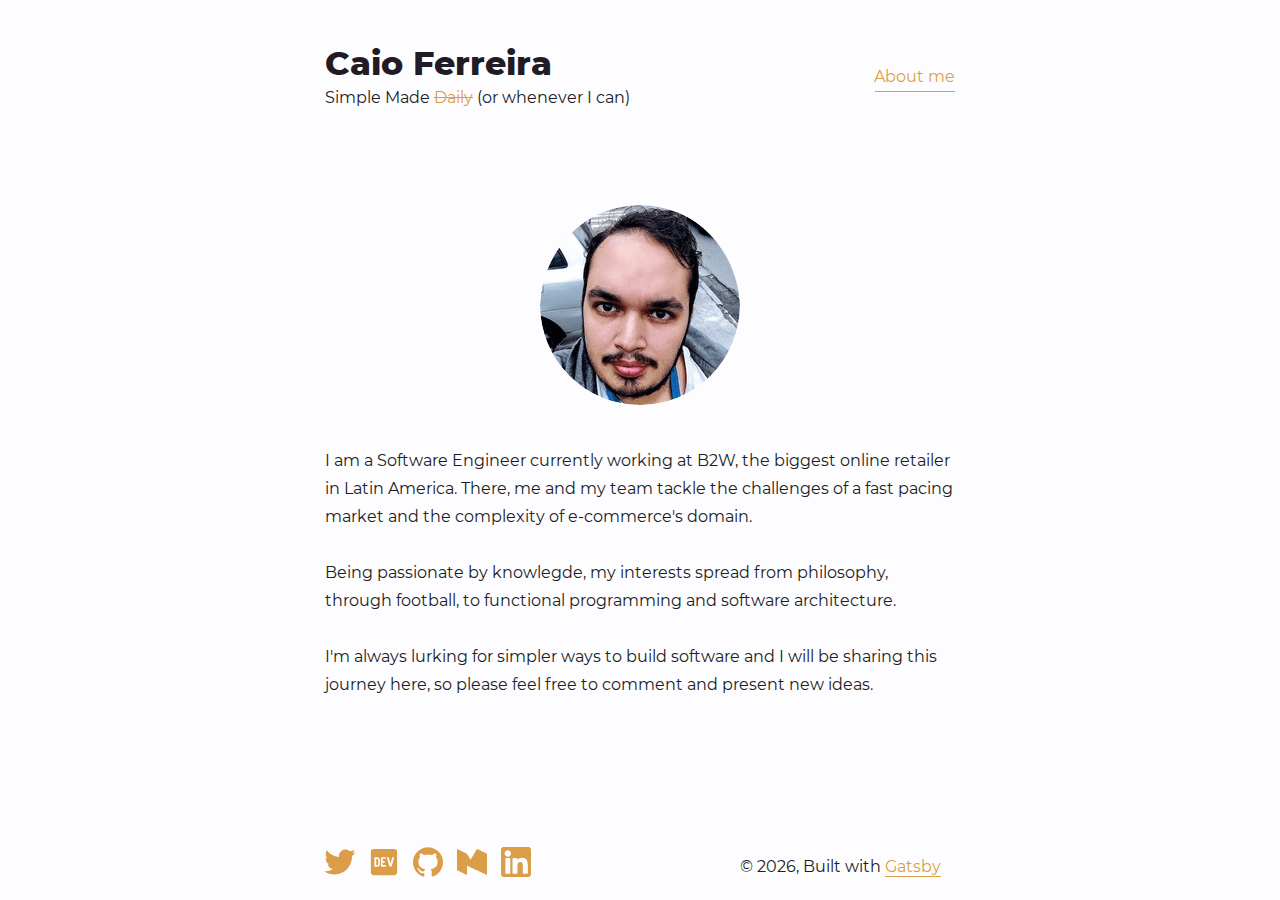
<file: about/index.html>
<!DOCTYPE html><html lang="en"><head><meta charSet="utf-8"/><meta http-equiv="x-ua-compatible" content="ie=edge"/><meta name="viewport" content="width=device-width, initial-scale=1, shrink-to-fit=no"/><style id="typography.js">html{font-family:sans-serif;-ms-text-size-adjust:100%;-webkit-text-size-adjust:100%}body{margin:0}article,aside,details,figcaption,figure,footer,header,main,menu,nav,section,summary{display:block}audio,canvas,progress,video{display:inline-block}audio:not([controls]){display:none;height:0}progress{vertical-align:baseline}[hidden],template{display:none}a{background-color:transparent;-webkit-text-decoration-skip:objects}a:active,a:hover{outline-width:0}abbr[title]{border-bottom:none;text-decoration:underline;text-decoration:underline dotted}b,strong{font-weight:inherit;font-weight:bolder}dfn{font-style:italic}h1{font-size:2em;margin:.67em 0}mark{background-color:#ff0;color:#000}small{font-size:80%}sub,sup{font-size:75%;line-height:0;position:relative;vertical-align:baseline}sub{bottom:-.25em}sup{top:-.5em}img{border-style:none}svg:not(:root){overflow:hidden}code,kbd,pre,samp{font-family:monospace,monospace;font-size:1em}figure{margin:1em 40px}hr{box-sizing:content-box;height:0;overflow:visible}button,input,optgroup,select,textarea{font:inherit;margin:0}optgroup{font-weight:700}button,input{overflow:visible}button,select{text-transform:none}[type=reset],[type=submit],button,html [type=button]{-webkit-appearance:button}[type=button]::-moz-focus-inner,[type=reset]::-moz-focus-inner,[type=submit]::-moz-focus-inner,button::-moz-focus-inner{border-style:none;padding:0}[type=button]:-moz-focusring,[type=reset]:-moz-focusring,[type=submit]:-moz-focusring,button:-moz-focusring{outline:1px dotted ButtonText}fieldset{border:1px solid silver;margin:0 2px;padding:.35em .625em .75em}legend{box-sizing:border-box;color:inherit;display:table;max-width:100%;padding:0;white-space:normal}textarea{overflow:auto}[type=checkbox],[type=radio]{box-sizing:border-box;padding:0}[type=number]::-webkit-inner-spin-button,[type=number]::-webkit-outer-spin-button{height:auto}[type=search]{-webkit-appearance:textfield;outline-offset:-2px}[type=search]::-webkit-search-cancel-button,[type=search]::-webkit-search-decoration{-webkit-appearance:none}::-webkit-input-placeholder{color:inherit;opacity:.54}::-webkit-file-upload-button{-webkit-appearance:button;font:inherit}html{font:100%/1.75 'Merriweather','Georgia',serif;box-sizing:border-box;overflow-y:scroll;}*{box-sizing:inherit;}*:before{box-sizing:inherit;}*:after{box-sizing:inherit;}body{color:hsla(0,0%,0%,0.9);font-family:'Merriweather','Georgia',serif;font-weight:400;word-wrap:break-word;font-kerning:normal;-moz-font-feature-settings:"kern", "liga", "clig", "calt";-ms-font-feature-settings:"kern", "liga", "clig", "calt";-webkit-font-feature-settings:"kern", "liga", "clig", "calt";font-feature-settings:"kern", "liga", "clig", "calt";}img{max-width:100%;margin-left:0;margin-right:0;margin-top:0;padding-bottom:0;padding-left:0;padding-right:0;padding-top:0;margin-bottom:1.75rem;}h1{margin-left:0;margin-right:0;margin-top:0;padding-bottom:0;padding-left:0;padding-right:0;padding-top:0;margin-bottom:1.75rem;color:inherit;font-family:Montserrat,sans-serif;font-weight:900;text-rendering:optimizeLegibility;font-size:2.5rem;line-height:1.1;}h2{margin-left:0;margin-right:0;margin-top:0;padding-bottom:0;padding-left:0;padding-right:0;padding-top:0;margin-bottom:1.75rem;color:inherit;font-family:'Merriweather','Georgia',serif;font-weight:900;text-rendering:optimizeLegibility;font-size:1.73286rem;line-height:1.1;}h3{margin-left:0;margin-right:0;margin-top:0;padding-bottom:0;padding-left:0;padding-right:0;padding-top:0;margin-bottom:1.75rem;color:inherit;font-family:'Merriweather','Georgia',serif;font-weight:900;text-rendering:optimizeLegibility;font-size:1.4427rem;line-height:1.1;}h4{margin-left:0;margin-right:0;margin-top:0;padding-bottom:0;padding-left:0;padding-right:0;padding-top:0;margin-bottom:1.75rem;color:inherit;font-family:'Merriweather','Georgia',serif;font-weight:900;text-rendering:optimizeLegibility;font-size:1rem;line-height:1.1;letter-spacing:0.140625em;text-transform:uppercase;}h5{margin-left:0;margin-right:0;margin-top:0;padding-bottom:0;padding-left:0;padding-right:0;padding-top:0;margin-bottom:1.75rem;color:inherit;font-family:'Merriweather','Georgia',serif;font-weight:900;text-rendering:optimizeLegibility;font-size:0.83255rem;line-height:1.1;}h6{margin-left:0;margin-right:0;margin-top:0;padding-bottom:0;padding-left:0;padding-right:0;padding-top:0;margin-bottom:1.75rem;color:inherit;font-family:'Merriweather','Georgia',serif;font-weight:900;text-rendering:optimizeLegibility;font-size:0.75966rem;line-height:1.1;font-style:italic;}hgroup{margin-left:0;margin-right:0;margin-top:0;padding-bottom:0;padding-left:0;padding-right:0;padding-top:0;margin-bottom:1.75rem;}ul{margin-left:1.75rem;margin-right:0;margin-top:0;padding-bottom:0;padding-left:0;padding-right:0;padding-top:0;margin-bottom:1.75rem;list-style-position:outside;list-style-image:none;list-style:disc;}ol{margin-left:1.75rem;margin-right:0;margin-top:0;padding-bottom:0;padding-left:0;padding-right:0;padding-top:0;margin-bottom:1.75rem;list-style-position:outside;list-style-image:none;}dl{margin-left:0;margin-right:0;margin-top:0;padding-bottom:0;padding-left:0;padding-right:0;padding-top:0;margin-bottom:1.75rem;}dd{margin-left:0;margin-right:0;margin-top:0;padding-bottom:0;padding-left:0;padding-right:0;padding-top:0;margin-bottom:1.75rem;}p{margin-left:0;margin-right:0;margin-top:0;padding-bottom:0;padding-left:0;padding-right:0;padding-top:0;margin-bottom:1.75rem;}figure{margin-left:0;margin-right:0;margin-top:0;padding-bottom:0;padding-left:0;padding-right:0;padding-top:0;margin-bottom:1.75rem;}pre{margin-left:0;margin-right:0;margin-top:0;padding-bottom:0;padding-left:0;padding-right:0;padding-top:0;margin-bottom:1.75rem;font-size:0.85rem;line-height:1.75rem;}table{margin-left:0;margin-right:0;margin-top:0;padding-bottom:0;padding-left:0;padding-right:0;padding-top:0;margin-bottom:1.75rem;font-size:1rem;line-height:1.75rem;border-collapse:collapse;width:100%;}fieldset{margin-left:0;margin-right:0;margin-top:0;padding-bottom:0;padding-left:0;padding-right:0;padding-top:0;margin-bottom:1.75rem;}blockquote{margin-left:-1.75rem;margin-right:1.75rem;margin-top:0;padding-bottom:0;padding-left:1.42188rem;padding-right:0;padding-top:0;margin-bottom:1.75rem;font-size:1.20112rem;line-height:1.75rem;color:hsla(0,0%,0%,0.59);font-style:italic;border-left:0.32813rem solid hsla(0,0%,0%,0.9);}form{margin-left:0;margin-right:0;margin-top:0;padding-bottom:0;padding-left:0;padding-right:0;padding-top:0;margin-bottom:1.75rem;}noscript{margin-left:0;margin-right:0;margin-top:0;padding-bottom:0;padding-left:0;padding-right:0;padding-top:0;margin-bottom:1.75rem;}iframe{margin-left:0;margin-right:0;margin-top:0;padding-bottom:0;padding-left:0;padding-right:0;padding-top:0;margin-bottom:1.75rem;}hr{margin-left:0;margin-right:0;margin-top:0;padding-bottom:0;padding-left:0;padding-right:0;padding-top:0;margin-bottom:calc(1.75rem - 1px);background:hsla(0,0%,0%,0.2);border:none;height:1px;}address{margin-left:0;margin-right:0;margin-top:0;padding-bottom:0;padding-left:0;padding-right:0;padding-top:0;margin-bottom:1.75rem;}b{font-weight:700;}strong{font-weight:700;}dt{font-weight:700;}th{font-weight:700;}li{margin-bottom:calc(1.75rem / 2);}ol li{padding-left:0;}ul li{padding-left:0;}li > ol{margin-left:1.75rem;margin-bottom:calc(1.75rem / 2);margin-top:calc(1.75rem / 2);}li > ul{margin-left:1.75rem;margin-bottom:calc(1.75rem / 2);margin-top:calc(1.75rem / 2);}blockquote *:last-child{margin-bottom:0;}li *:last-child{margin-bottom:0;}p *:last-child{margin-bottom:0;}li > p{margin-bottom:calc(1.75rem / 2);}code{font-size:0.85rem;line-height:1.75rem;}kbd{font-size:0.85rem;line-height:1.75rem;}samp{font-size:0.85rem;line-height:1.75rem;}abbr{border-bottom:1px dotted hsla(0,0%,0%,0.5);cursor:help;}acronym{border-bottom:1px dotted hsla(0,0%,0%,0.5);cursor:help;}abbr[title]{border-bottom:1px dotted hsla(0,0%,0%,0.5);cursor:help;text-decoration:none;}thead{text-align:left;}td,th{text-align:left;border-bottom:1px solid hsla(0,0%,0%,0.12);font-feature-settings:"tnum";-moz-font-feature-settings:"tnum";-ms-font-feature-settings:"tnum";-webkit-font-feature-settings:"tnum";padding-left:1.16667rem;padding-right:1.16667rem;padding-top:0.875rem;padding-bottom:calc(0.875rem - 1px);}th:first-child,td:first-child{padding-left:0;}th:last-child,td:last-child{padding-right:0;}blockquote > :last-child{margin-bottom:0;}blockquote cite{font-size:1rem;line-height:1.75rem;color:hsla(0,0%,0%,0.9);font-weight:400;}blockquote cite:before{content:"— ";}ul,ol{margin-left:0;}@media only screen and (max-width:480px){ul,ol{margin-left:1.75rem;}blockquote{margin-left:-1.3125rem;margin-right:0;padding-left:0.98438rem;}}h1,h2,h3,h4,h5,h6{margin-top:3.5rem;}a{box-shadow:0 1px 0 0 currentColor;color:var(--secondary);text-decoration:none;}a:hover,a:active{box-shadow:none;}mark,ins{background:#007acc;color:white;padding:0.10938rem 0.21875rem;text-decoration:none;}a:hover{color:var(--hover);}h1, h2, h3, h4, h5, h6{font-family:inherit;font-weight:800;text-align:left;}a.gatsby-resp-image-link{box-shadow:none;}</style><style data-href="/styles.286ec0a773165cd5aeae.css" id="gatsby-global-css">@font-face{font-family:Montserrat;font-style:normal;font-display:swap;font-weight:100;src:local("Montserrat Thin "),local("Montserrat-Thin"),url(/static/montserrat-latin-100-191cc9f50f3b76b9617cb383f19acb7d.woff2) format("woff2"),url(/static/montserrat-latin-100-370318464551d5f25b0f0a78f374faac.woff) format("woff")}@font-face{font-family:Montserrat;font-style:italic;font-display:swap;font-weight:100;src:local("Montserrat Thin italic"),local("Montserrat-Thinitalic"),url(/static/montserrat-latin-100italic-bdeaeb79db315697bd173a55b097dc18.woff2) format("woff2"),url(/static/montserrat-latin-100italic-ecf7d49386e8f265878e735db34a7c4b.woff) format("woff")}@font-face{font-family:Montserrat;font-style:normal;font-display:swap;font-weight:200;src:local("Montserrat Extra Light "),local("Montserrat-Extra Light"),url(/static/montserrat-latin-200-85d5ef9db7f2dc6979172a4a3b2c57cb.woff2) format("woff2"),url(/static/montserrat-latin-200-1fc98e126a3d152549240e6244d7e669.woff) format("woff")}@font-face{font-family:Montserrat;font-style:italic;font-display:swap;font-weight:200;src:local("Montserrat Extra Light italic"),local("Montserrat-Extra Lightitalic"),url(/static/montserrat-latin-200italic-49095760a498d024fe1a85a078850df9.woff2) format("woff2"),url(/static/montserrat-latin-200italic-fe46cf8b9462c820457d3bf537e4057f.woff) format("woff")}@font-face{font-family:Montserrat;font-style:normal;font-display:swap;font-weight:300;src:local("Montserrat Light "),local("Montserrat-Light"),url(/static/montserrat-latin-300-7c3daf12b706645b5d3710f863a4da04.woff2) format("woff2"),url(/static/montserrat-latin-300-8dc95fab9cf98d02ca8d76e97d3dff60.woff) format("woff")}@font-face{font-family:Montserrat;font-style:italic;font-display:swap;font-weight:300;src:local("Montserrat Light italic"),local("Montserrat-Lightitalic"),url(/static/montserrat-latin-300italic-f20b178ca2024a5eac8e42e6649db86c.woff2) format("woff2"),url(/static/montserrat-latin-300italic-3fe16939288856e8e828fa2661bf2354.woff) format("woff")}@font-face{font-family:Montserrat;font-style:normal;font-display:swap;font-weight:400;src:local("Montserrat Regular "),local("Montserrat-Regular"),url(/static/montserrat-latin-400-bc3aa95dca08f5fee5291e34959c27bc.woff2) format("woff2"),url(/static/montserrat-latin-400-8102c4838f9e3d08dad644290a9cb701.woff) format("woff")}@font-face{font-family:Montserrat;font-style:italic;font-display:swap;font-weight:400;src:local("Montserrat Regular italic"),local("Montserrat-Regularitalic"),url(/static/montserrat-latin-400italic-5cad650422a7184467af5a4d17b264c4.woff2) format("woff2"),url(/static/montserrat-latin-400italic-d191f22af3bb50902b99ac577f81a322.woff) format("woff")}@font-face{font-family:Montserrat;font-style:normal;font-display:swap;font-weight:500;src:local("Montserrat Medium "),local("Montserrat-Medium"),url(/static/montserrat-latin-500-92d16e458625f4d2c8940f6bdca0ff09.woff2) format("woff2"),url(/static/montserrat-latin-500-8b763220218ffc11c57c84ddb80e7b26.woff) format("woff")}@font-face{font-family:Montserrat;font-style:italic;font-display:swap;font-weight:500;src:local("Montserrat Medium italic"),local("Montserrat-Mediumitalic"),url(/static/montserrat-latin-500italic-47bfcca6b69d6a9acca7a8bff17193e2.woff2) format("woff2"),url(/static/montserrat-latin-500italic-72c01f753c3940c0b9cb6bf2389caddf.woff) format("woff")}@font-face{font-family:Montserrat;font-style:normal;font-display:swap;font-weight:600;src:local("Montserrat SemiBold "),local("Montserrat-SemiBold"),url(/static/montserrat-latin-600-6fb1b5623e528e27c18658fecf5ee0ee.woff2) format("woff2"),url(/static/montserrat-latin-600-7c839d15a6f54e7025ba8c0c4b333e8f.woff) format("woff")}@font-face{font-family:Montserrat;font-style:italic;font-display:swap;font-weight:600;src:local("Montserrat SemiBold italic"),local("Montserrat-SemiBolditalic"),url(/static/montserrat-latin-600italic-60789af1c9338ed1a9546722ec54b4f7.woff2) format("woff2"),url(/static/montserrat-latin-600italic-f3d4de8d0afb19e777c79032ce828e3d.woff) format("woff")}@font-face{font-family:Montserrat;font-style:normal;font-display:swap;font-weight:700;src:local("Montserrat Bold "),local("Montserrat-Bold"),url(/static/montserrat-latin-700-39d93cf678c740f9f6b2b1cfde34bee3.woff2) format("woff2"),url(/static/montserrat-latin-700-80f10bd382f0df1cd650fec59f3c9394.woff) format("woff")}@font-face{font-family:Montserrat;font-style:italic;font-display:swap;font-weight:700;src:local("Montserrat Bold italic"),local("Montserrat-Bolditalic"),url(/static/montserrat-latin-700italic-ba136d97b14e82284dd595e257f11c47.woff2) format("woff2"),url(/static/montserrat-latin-700italic-8c98142b425630821139c24bd1698700.woff) format("woff")}@font-face{font-family:Montserrat;font-style:normal;font-display:swap;font-weight:800;src:local("Montserrat ExtraBold "),local("Montserrat-ExtraBold"),url(/static/montserrat-latin-800-b7018be9ed6cd94da8b6675b3a468c3b.woff2) format("woff2"),url(/static/montserrat-latin-800-9a9befcf50d64f9d2d19d8b1d1984add.woff) format("woff")}@font-face{font-family:Montserrat;font-style:italic;font-display:swap;font-weight:800;src:local("Montserrat ExtraBold italic"),local("Montserrat-ExtraBolditalic"),url(/static/montserrat-latin-800italic-540ffdd223d1a9ad3d4e678e1a23372e.woff2) format("woff2"),url(/static/montserrat-latin-800italic-897086f99f4e1f45e6b1e9368527d0bc.woff) format("woff")}@font-face{font-family:Montserrat;font-style:normal;font-display:swap;font-weight:900;src:local("Montserrat Black "),local("Montserrat-Black"),url(/static/montserrat-latin-900-58cd789700850375b834e8b6776002eb.woff2) format("woff2"),url(/static/montserrat-latin-900-26d42c9428780e545a540bbb50c84bce.woff) format("woff")}@font-face{font-family:Montserrat;font-style:italic;font-display:swap;font-weight:900;src:local("Montserrat Black italic"),local("Montserrat-Blackitalic"),url(/static/montserrat-latin-900italic-451157bc8861fe54f523b3669a3def71.woff2) format("woff2"),url(/static/montserrat-latin-900italic-a8ec4957e1c24f5793305763ad9845b3.woff) format("woff")}@font-face{font-family:Merriweather;font-style:normal;font-display:swap;font-weight:300;src:local("Merriweather Light "),local("Merriweather-Light"),url(/static/merriweather-latin-300-b1158cfcd4aacb9d8fb61625e37af46a.woff2) format("woff2"),url(/static/merriweather-latin-300-cc7de05e166e90320d7d896e0f72a19d.woff) format("woff")}@font-face{font-family:Merriweather;font-style:italic;font-display:swap;font-weight:300;src:local("Merriweather Light italic"),local("Merriweather-Lightitalic"),url(/static/merriweather-latin-300italic-8fe52a48089d6ebe46db0b8e7cc66263.woff2) format("woff2"),url(/static/merriweather-latin-300italic-e1331f5397c2a673f9d3765138debdb5.woff) format("woff")}@font-face{font-family:Merriweather;font-style:normal;font-display:swap;font-weight:400;src:local("Merriweather Regular "),local("Merriweather-Regular"),url(/static/merriweather-latin-400-8276fdb72ae8f4714d4e6eba704cc39f.woff2) format("woff2"),url(/static/merriweather-latin-400-69f09800f4f6479d06e44eba837df872.woff) format("woff")}@font-face{font-family:Merriweather;font-style:italic;font-display:swap;font-weight:400;src:local("Merriweather Regular italic"),local("Merriweather-Regularitalic"),url(/static/merriweather-latin-400italic-3a9be9ea9f7aa4af6de7307df21d9fc0.woff2) format("woff2"),url(/static/merriweather-latin-400italic-d76079ed7541a433a54f79316de086e9.woff) format("woff")}@font-face{font-family:Merriweather;font-style:normal;font-display:swap;font-weight:700;src:local("Merriweather Bold "),local("Merriweather-Bold"),url(/static/merriweather-latin-700-fa534be7ffa380e39a7f6e03bf9a5e03.woff2) format("woff2"),url(/static/merriweather-latin-700-ba56ea84b8084b7ff9677f50d3cd81bd.woff) format("woff")}@font-face{font-family:Merriweather;font-style:italic;font-display:swap;font-weight:700;src:local("Merriweather Bold italic"),local("Merriweather-Bolditalic"),url(/static/merriweather-latin-700italic-1ef5edaaa20ae53ea50399884c5e48c6.woff2) format("woff2"),url(/static/merriweather-latin-700italic-534bc9e7ce93c73d73426e46acd78092.woff) format("woff")}@font-face{font-family:Merriweather;font-style:normal;font-display:swap;font-weight:900;src:local("Merriweather Black "),local("Merriweather-Black"),url(/static/merriweather-latin-900-7528fb70e8a4a82c7305e72ff43ac25f.woff2) format("woff2"),url(/static/merriweather-latin-900-3799b6e2f5ed3fcccf9d7a708d7419fa.woff) format("woff")}@font-face{font-family:Merriweather;font-style:italic;font-display:swap;font-weight:900;src:local("Merriweather Black italic"),local("Merriweather-Blackitalic"),url(/static/merriweather-latin-900italic-e1b4d2aaa78e12ad84aaf8a56321e4c2.woff2) format("woff2"),url(/static/merriweather-latin-900italic-2ae22f731b3424e8dbb4b37f7ca6e708.woff) format("woff")}code[class*=language-],pre[class*=language-]{color:#f8f8f2;background:none;text-shadow:0 1px rgba(0,0,0,.3);font-family:Consolas,Monaco,Andale Mono,Ubuntu Mono,monospace;font-size:1em;text-align:left;white-space:pre;word-spacing:normal;word-break:normal;word-wrap:normal;line-height:1.5;-moz-tab-size:4;-o-tab-size:4;tab-size:4;-webkit-hyphens:none;-ms-hyphens:none;hyphens:none}pre[class*=language-]{padding:1em;margin:.5em 0;overflow:auto;border-radius:.3em}:not(pre)>code[class*=language-],pre[class*=language-]{background:#272822}:not(pre)>code[class*=language-]{padding:.1em;border-radius:.3em;white-space:normal}.token.cdata,.token.comment,.token.doctype,.token.prolog{color:#8292a2}.token.punctuation{color:#f8f8f2}.token.namespace{opacity:.7}.token.constant,.token.deleted,.token.property,.token.symbol,.token.tag{color:#f92672}.token.boolean,.token.number{color:#ae81ff}.token.attr-name,.token.builtin,.token.char,.token.inserted,.token.selector,.token.string{color:#a6e22e}.language-css .token.string,.style .token.string,.token.entity,.token.operator,.token.url,.token.variable{color:#f8f8f2}.token.atrule,.token.attr-value,.token.class-name,.token.function{color:#e6db74}.token.keyword{color:#66d9ef}.token.important,.token.regex{color:#fd971f}.token.bold,.token.important{font-weight:700}.token.italic{font-style:italic}.token.entity{cursor:help}.gatsby-highlight{background:#272822;margin-bottom:1.75rem;margin-left:-1.3125rem;margin-right:-1.3125rem;border-radius:10px;overflow:auto;-webkit-overflow-scrolling:touch}.gatsby-highlight>pre[class*=language-]{overflow:auto;padding:1.3125rem}@font-face{font-display:swap;font-family:Montserrat;font-weight:400;font-style:normal;src:url(/static/Montserrat-400-bc3aa95dca08f5fee5291e34959c27bc.woff2) format("woff2") font-weight-normal,url(/static/Montserrat-400-8102c4838f9e3d08dad644290a9cb701.woff) format("woff") font-weight-normal,url(/static/Montserrat-400-6a9e85ac9247f5848db957b873c62e0c.ttf) format("truetype") font-weight-normal,url(/static/Montserrat-700-39d93cf678c740f9f6b2b1cfde34bee3.woff2) format("woff2") font-weight-bold,url(/static/Montserrat-700-80f10bd382f0df1cd650fec59f3c9394.woff) format("woff") font-weight-bold,url(/static/Montserrat-700-7432889d57c68a13a4984a756d923a07.ttf) format("truetype") font-weight-bold}:root{--bg:#fdfdff;--primary:#201b24;--secondary:#db9d47;--hover:#ff784f}body{font-family:Montserrat,"sans-serif"}@media (max-width:768px){footer{flex-direction:column}}footer{display:flex;justify-content:space-between;align-items:center}</style><meta name="generator" content="Gatsby 2.32.6"/><link rel="preconnect" href="https://www.google-analytics.com"/><link rel="dns-prefetch" href="https://www.google-analytics.com"/><link rel="icon" href="/favicon-32x32.png?v=62dcc2ca9c3cd2d1abc7505583298b71" type="image/png"/><link rel="icon" href="/favicon.svg?v=62dcc2ca9c3cd2d1abc7505583298b71" type="image/svg+xml"/><link rel="manifest" href="/manifest.webmanifest" crossorigin="anonymous"/><meta name="theme-color" content="#db9d47"/><link rel="apple-touch-icon" sizes="48x48" href="/icons/icon-48x48.png?v=62dcc2ca9c3cd2d1abc7505583298b71"/><link rel="apple-touch-icon" sizes="72x72" href="/icons/icon-72x72.png?v=62dcc2ca9c3cd2d1abc7505583298b71"/><link rel="apple-touch-icon" sizes="96x96" href="/icons/icon-96x96.png?v=62dcc2ca9c3cd2d1abc7505583298b71"/><link rel="apple-touch-icon" sizes="144x144" href="/icons/icon-144x144.png?v=62dcc2ca9c3cd2d1abc7505583298b71"/><link rel="apple-touch-icon" sizes="192x192" href="/icons/icon-192x192.png?v=62dcc2ca9c3cd2d1abc7505583298b71"/><link rel="apple-touch-icon" sizes="256x256" href="/icons/icon-256x256.png?v=62dcc2ca9c3cd2d1abc7505583298b71"/><link rel="apple-touch-icon" sizes="384x384" href="/icons/icon-384x384.png?v=62dcc2ca9c3cd2d1abc7505583298b71"/><link rel="apple-touch-icon" sizes="512x512" href="/icons/icon-512x512.png?v=62dcc2ca9c3cd2d1abc7505583298b71"/><link rel="alternate" type="application/rss+xml" href="/rss.xml"/><title data-react-helmet="true">About me | Caio Ferreira</title><meta data-react-helmet="true" name="description" content="A place to share ideas about simple code"/><meta data-react-helmet="true" property="og:title" content="About me"/><meta data-react-helmet="true" property="og:description" content="A place to share ideas about simple code"/><meta data-react-helmet="true" property="og:type" content="website"/><meta data-react-helmet="true" name="twitter:card" content="summary"/><meta data-react-helmet="true" name="twitter:creator" content="Caio Ferreira"/><meta data-react-helmet="true" name="twitter:title" content="About me"/><meta data-react-helmet="true" name="twitter:description" content="A place to share ideas about simple code"/><meta data-react-helmet="true" name="keywords" content="blog, Caio Ferreira, javascript, functional programming, software architecture"/><style data-styled="hqzbql cINqao hiNdfp ePSoKC jGZUap kAEYIC dPmpCt bkeYwJ eIVkIG gMeEKa jNHBiL ccybDD kvEPVl dBWMCn lkPJmt eeFVyv QhiQR" data-styled-version="4.4.1">
/* sc-component-id: Headercomponent__Text-sc-10b1m6s-0 */
.dPmpCt{margin-bottom:0;}
/* sc-component-id: Headercomponent__Header-sc-10b1m6s-1 */
.hiNdfp{display:-webkit-box;display:-webkit-flex;display:-ms-flexbox;display:flex;-webkit-box-pack:justify;-webkit-justify-content:space-between;-ms-flex-pack:justify;justify-content:space-between;-webkit-align-items:center;-webkit-box-align:center;-ms-flex-align:center;align-items:center;} @media (max-width:768px){.hiNdfp{-webkit-flex-direction:column;-ms-flex-direction:column;flex-direction:column;}}
/* sc-component-id: Headercomponent__HeaderTitleWrapper-sc-10b1m6s-2 */
@media (max-width:768px){.ePSoKC{margin-bottom:10px;}}
/* sc-component-id: Headercomponent__HeaderTitle-sc-10b1m6s-3 */
.jGZUap{margin-bottom:0;margin-top:0;}
/* sc-component-id: Headercomponent__HeaderTitleLink-sc-10b1m6s-4 */
.kAEYIC{box-shadow:none;-webkit-text-decoration:none;text-decoration:none;color:inherit;} .kAEYIC:hover{color:inherit;}
/* sc-component-id: Headercomponent__SubtitleDetail-sc-10b1m6s-5 */
.bkeYwJ{color:var(--secondary);-webkit-text-decoration:line-through;text-decoration:line-through;} .bkeYwJ:hover{-webkit-text-decoration:none;text-decoration:none;color:var(--hover);}
/* sc-component-id: Headercomponent__NavigationLink-sc-10b1m6s-6 */
.eIVkIG{box-shadow:0 1.4px 0.4px -0.5px var(--secondary);}
/* sc-component-id: Footercomponent__OutgoingLink-sc-364ywr-0 */
.lkPJmt{box-shadow:none;color:var(--secondary);margin-right:0.875rem;fill:var(--secondary);} .lkPJmt:hover{fill:var(--hover);}.eeFVyv{box-shadow:0 1px 0 0 var(--secondary);color:var(--secondary);margin-right:0.875rem;fill:var(--secondary);} .eeFVyv:hover{fill:var(--hover);}
/* sc-component-id: Footercomponent__FooterWrapper-sc-364ywr-1 */
.kvEPVl{-webkit-align-items:center;-webkit-box-align:center;-ms-flex-align:center;align-items:center;margin-top:4.375rem;}
/* sc-component-id: Footercomponent__FooterMessage-sc-364ywr-3 */
.QhiQR{margin-bottom:0;}
/* sc-component-id: Layoutcomponent__Background-ao6rp0-0 */
.hqzbql{background:var(--bg);height:100%;}
/* sc-component-id: Layoutcomponent__Container-ao6rp0-1 */
.cINqao{display:-webkit-box;display:-webkit-flex;display:-ms-flexbox;display:flex;-webkit-box-pack:justify;-webkit-justify-content:space-between;-ms-flex-pack:justify;justify-content:space-between;-webkit-flex-direction:column;-ms-flex-direction:column;flex-direction:column;margin-left:auto;margin-right:auto;max-width:42rem;min-height:100vh;color:var(--primary);padding:2.625rem 1.3125rem 0.875rem 1.3125rem;}
/* sc-component-id: about__AvatarWrapper-sc-1tnyqzv-0 */
.gMeEKa{display:-webkit-box;display:-webkit-flex;display:-ms-flexbox;display:flex;-webkit-align-items:center;-webkit-box-align:center;-ms-flex-align:center;align-items:center;-webkit-box-pack:center;-webkit-justify-content:center;-ms-flex-pack:center;justify-content:center;-webkit-flex-direction:column;-ms-flex-direction:column;flex-direction:column;}
/* sc-component-id: about__Avatar-sc-1tnyqzv-1 */
.jNHBiL{margin-top:2.625rem;min-width:0;border-radius:100%;}
/* sc-component-id: about__Description-sc-1tnyqzv-2 */
.ccybDD{margin-top:2.625rem;}</style><link as="script" rel="preload" href="/webpack-runtime-8bf09dc14d26660d4941.js"/><link as="script" rel="preload" href="/framework-6c3ead24af170cdcb87c.js"/><link as="script" rel="preload" href="/app-5add9b32f93cdcc661e3.js"/><link as="script" rel="preload" href="/styles-407fe62976dc5310c43e.js"/><link as="script" rel="preload" href="/133dca110fad53aa1997b630637bbac3134a2d14-19c09b613e5baa98dedd.js"/><link as="script" rel="preload" href="/93241701166c3169d92c9fdd395837837cace836-21be44829f86d4becf19.js"/><link as="script" rel="preload" href="/component---src-pages-about-js-c2ee9b4d3c8e86b2891c.js"/><link as="fetch" rel="preload" href="/page-data/about/page-data.json" crossorigin="anonymous"/><link as="fetch" rel="preload" href="/page-data/sq/d/143701507.json" crossorigin="anonymous"/><link as="fetch" rel="preload" href="/page-data/sq/d/88017042.json" crossorigin="anonymous"/><link as="fetch" rel="preload" href="/page-data/app-data.json" crossorigin="anonymous"/></head><body><div id="___gatsby"><div style="outline:none" tabindex="-1" id="gatsby-focus-wrapper"><div class="Layoutcomponent__Background-ao6rp0-0 hqzbql"><div class="Layoutcomponent__Container-ao6rp0-1 cINqao"><header class="Headercomponent__Header-sc-10b1m6s-1 hiNdfp"><span class="Headercomponent__HeaderTitleWrapper-sc-10b1m6s-2 ePSoKC"><h1 style="font-size:2.08138rem;line-height:2.625rem" class="Headercomponent__HeaderTitle-sc-10b1m6s-3 jGZUap"><a class="Headercomponent__HeaderTitleLink-sc-10b1m6s-4 kAEYIC" href="/">Caio Ferreira</a></h1><p class="Headercomponent__Text-sc-10b1m6s-0 dPmpCt">Simple Made <span class="Headercomponent__SubtitleDetail-sc-10b1m6s-5 bkeYwJ">Daily</span> (or whenever I can)</p></span><a class="Headercomponent__NavigationLink-sc-10b1m6s-6 eIVkIG" href="/about"><p class="Headercomponent__Text-sc-10b1m6s-0 dPmpCt">About me</p></a></header><main><div class="about__AvatarWrapper-sc-1tnyqzv-0 gMeEKa"><div class="about__Avatar-sc-1tnyqzv-1 jNHBiL gatsby-image-wrapper" style="position:relative;overflow:hidden;display:inline-block;width:200px;height:200px"><img aria-hidden="true" src="[data-uri]" alt="Caio Ferreira" style="position:absolute;top:0;left:0;width:100%;height:100%;object-fit:cover;object-position:center;opacity:1;transition-delay:500ms;border-radius:50%"/><noscript><picture><source srcset="/static/59fa6fc8ee9a74a7315b43d2eb84cfa7/b3a76/me.png 1x" /><img loading="lazy" width="200" height="200" srcset="/static/59fa6fc8ee9a74a7315b43d2eb84cfa7/b3a76/me.png 1x" src="/static/59fa6fc8ee9a74a7315b43d2eb84cfa7/b3a76/me.png" alt="Caio Ferreira" style="position:absolute;top:0;left:0;opacity:1;width:100%;height:100%;object-fit:cover;object-position:center"/></picture></noscript></div></div><div class="about__Description-sc-1tnyqzv-2 ccybDD"><p>I am a Software Engineer currently working at B2W, the biggest online retailer in Latin America. There, me and my team tackle the challenges of a fast pacing market and the complexity of e-commerce&#x27;s domain.</p><p>Being passionate by knowlegde, my interests spread from philosophy, through football, to functional programming and software architecture.</p><p>I&#x27;m always lurking for simpler ways to build software and I will be sharing this journey here, so please feel free to comment and present new ideas.</p></div></main><footer class="Footercomponent__FooterWrapper-sc-364ywr-1 kvEPVl"><section class="Footercomponent__SocialWrapper-sc-364ywr-2 dBWMCn"><a target="_blank" rel="nofollow noopener noreferrer" aria-label="Twitter" aria-hidden="true" href="https://twitter.com/caiorcferreira" class="Footercomponent__OutgoingLink-sc-364ywr-0 lkPJmt"><svg alt="Caio Ferreira&#x27;s Twitter Profile" style="height:30;width:30" version="1.1" x="0px" y="0px" viewBox="0 0 410.155 410.155" xml:space="preserve"><path d="M403.632,74.18c-9.113,4.041-18.573,7.229-28.28,9.537c10.696-10.164,18.738-22.877,23.275-37.067
	l0,0c1.295-4.051-3.105-7.554-6.763-5.385l0,0c-13.504,8.01-28.05,14.019-43.235,17.862c-0.881,0.223-1.79,0.336-2.702,0.336
	c-2.766,0-5.455-1.027-7.57-2.891c-16.156-14.239-36.935-22.081-58.508-22.081c-9.335,0-18.76,1.455-28.014,4.325
	c-28.672,8.893-50.795,32.544-57.736,61.724c-2.604,10.945-3.309,21.9-2.097,32.56c0.139,1.225-0.44,2.08-0.797,2.481
	c-0.627,0.703-1.516,1.106-2.439,1.106c-0.103,0-0.209-0.005-0.314-0.015c-62.762-5.831-119.358-36.068-159.363-85.14l0,0
	c-2.04-2.503-5.952-2.196-7.578,0.593l0,0C13.677,65.565,9.537,80.937,9.537,96.579c0,23.972,9.631,46.563,26.36,63.032
	c-7.035-1.668-13.844-4.295-20.169-7.808l0,0c-3.06-1.7-6.825,0.485-6.868,3.985l0,0c-0.438,35.612,20.412,67.3,51.646,81.569
	c-0.629,0.015-1.258,0.022-1.888,0.022c-4.951,0-9.964-0.478-14.898-1.421l0,0c-3.446-0.658-6.341,2.611-5.271,5.952l0,0
	c10.138,31.651,37.39,54.981,70.002,60.278c-27.066,18.169-58.585,27.753-91.39,27.753l-10.227-0.006
	c-3.151,0-5.816,2.054-6.619,5.106c-0.791,3.006,0.666,6.177,3.353,7.74c36.966,21.513,79.131,32.883,121.955,32.883
	c37.485,0,72.549-7.439,104.219-22.109c29.033-13.449,54.689-32.674,76.255-57.141c20.09-22.792,35.8-49.103,46.692-78.201
	c10.383-27.737,15.871-57.333,15.871-85.589v-1.346c-0.001-4.537,2.051-8.806,5.631-11.712c13.585-11.03,25.415-24.014,35.16-38.591
	l0,0C411.924,77.126,407.866,72.302,403.632,74.18L403.632,74.18z"></path><g></g><g></g><g></g><g></g><g></g><g></g><g></g><g></g><g></g><g></g><g></g><g></g><g></g><g></g><g></g></svg></a><a target="_blank" rel="nofollow noopener noreferrer" aria-label="Dev Community" aria-hidden="true" href="https://dev.to/caiorcferreira" class="Footercomponent__OutgoingLink-sc-364ywr-0 lkPJmt"><svg alt="Caio Ferreira&#x27;s DEV Profile" style="height:30;width:30" role="img" viewBox="0 0 448 512"><path d="M120.12 208.29c-3.88-2.9-7.77-4.35-11.65-4.35H91.03v104.47h17.45c3.88 0 7.77-1.45 11.65-4.35 3.88-2.9 5.82-7.25 5.82-13.06v-69.65c-.01-5.8-1.96-10.16-5.83-13.06zM404.1 32H43.9C19.7 32 .06 51.59 0 75.8v360.4C.06 460.41 19.7 480 43.9 480h360.2c24.21 0 43.84-19.59 43.9-43.8V75.8c-.06-24.21-19.7-43.8-43.9-43.8zM154.2 291.19c0 18.81-11.61 47.31-48.36 47.25h-46.4V172.98h47.38c35.44 0 47.36 28.46 47.37 47.28l.01 70.93zm100.68-88.66H201.6v38.42h32.57v29.57H201.6v38.41h53.29v29.57h-62.18c-11.16.29-20.44-8.53-20.72-19.69V193.7c-.27-11.15 8.56-20.41 19.71-20.69h63.19l-.01 29.52zm103.64 115.29c-13.2 30.75-36.85 24.63-47.44 0l-38.53-144.8h32.57l29.71 113.72 29.57-113.72h32.58l-38.46 144.8z"></path></svg></a><a target="_blank" rel="nofollow noopener noreferrer" aria-label="Github" aria-hidden="true" href="https://github.com/caiorcferreira" class="Footercomponent__OutgoingLink-sc-364ywr-0 lkPJmt"><svg alt="Caio Ferreira&#x27;s Github Profile" style="height:30;width:30" version="1.1" id="Capa_1" x="0px" y="0px" width="438.549px" height="438.549px" viewBox="0 0 438.549 438.549" xml:space="preserve"><g><path d="M409.132,114.573c-19.608-33.596-46.205-60.194-79.798-79.8C295.736,15.166,259.057,5.365,219.271,5.365
		c-39.781,0-76.472,9.804-110.063,29.408c-33.596,19.605-60.192,46.204-79.8,79.8C9.803,148.168,0,184.854,0,224.63
		c0,47.78,13.94,90.745,41.827,128.906c27.884,38.164,63.906,64.572,108.063,79.227c5.14,0.954,8.945,0.283,11.419-1.996
		c2.475-2.282,3.711-5.14,3.711-8.562c0-0.571-0.049-5.708-0.144-15.417c-0.098-9.709-0.144-18.179-0.144-25.406l-6.567,1.136
		c-4.187,0.767-9.469,1.092-15.846,1c-6.374-0.089-12.991-0.757-19.842-1.999c-6.854-1.231-13.229-4.086-19.13-8.559
		c-5.898-4.473-10.085-10.328-12.56-17.556l-2.855-6.57c-1.903-4.374-4.899-9.233-8.992-14.559
		c-4.093-5.331-8.232-8.945-12.419-10.848l-1.999-1.431c-1.332-0.951-2.568-2.098-3.711-3.429c-1.142-1.331-1.997-2.663-2.568-3.997
		c-0.572-1.335-0.098-2.43,1.427-3.289c1.525-0.859,4.281-1.276,8.28-1.276l5.708,0.853c3.807,0.763,8.516,3.042,14.133,6.851
		c5.614,3.806,10.229,8.754,13.846,14.842c4.38,7.806,9.657,13.754,15.846,17.847c6.184,4.093,12.419,6.136,18.699,6.136
		c6.28,0,11.704-0.476,16.274-1.423c4.565-0.952,8.848-2.383,12.847-4.285c1.713-12.758,6.377-22.559,13.988-29.41
		c-10.848-1.14-20.601-2.857-29.264-5.14c-8.658-2.286-17.605-5.996-26.835-11.14c-9.235-5.137-16.896-11.516-22.985-19.126
		c-6.09-7.614-11.088-17.61-14.987-29.979c-3.901-12.374-5.852-26.648-5.852-42.826c0-23.035,7.52-42.637,22.557-58.817
		c-7.044-17.318-6.379-36.732,1.997-58.24c5.52-1.715,13.706-0.428,24.554,3.853c10.85,4.283,18.794,7.952,23.84,10.994
		c5.046,3.041,9.089,5.618,12.135,7.708c17.705-4.947,35.976-7.421,54.818-7.421s37.117,2.474,54.823,7.421l10.849-6.849
		c7.419-4.57,16.18-8.758,26.262-12.565c10.088-3.805,17.802-4.853,23.134-3.138c8.562,21.509,9.325,40.922,2.279,58.24
		c15.036,16.18,22.559,35.787,22.559,58.817c0,16.178-1.958,30.497-5.853,42.966c-3.9,12.471-8.941,22.457-15.125,29.979
		c-6.191,7.521-13.901,13.85-23.131,18.986c-9.232,5.14-18.182,8.85-26.84,11.136c-8.662,2.286-18.415,4.004-29.263,5.146
		c9.894,8.562,14.842,22.077,14.842,40.539v60.237c0,3.422,1.19,6.279,3.572,8.562c2.379,2.279,6.136,2.95,11.276,1.995
		c44.163-14.653,80.185-41.062,108.068-79.226c27.88-38.161,41.825-81.126,41.825-128.906
		C438.536,184.851,428.728,148.168,409.132,114.573z"></path></g><g></g><g></g><g></g><g></g><g></g><g></g><g></g><g></g><g></g><g></g><g></g><g></g><g></g><g></g><g></g></svg></a><a target="_blank" rel="nofollow noopener noreferrer" aria-label="Medium" aria-hidden="true" href="https://medium.com/@caiorcferreira" class="Footercomponent__OutgoingLink-sc-364ywr-0 lkPJmt"><svg alt="Caio Ferreira&#x27;s Medium Profile" style="height:30;width:30" version="1.1" x="0px" y="0px" viewBox="0 0 393.541 393.541" xml:space="preserve"><path d="M384.045,363.079L262.84,304.812L261.927,40.68c-0.021-6.166,6.416-10.229,11.973-7.557
	l114.908,55.256c2.893,1.391,4.733,4.318,4.733,7.528v261.201C393.54,361.989,388.443,365.194,384.045,363.079z"></path><path d="M262.84,304.812L131.66,241.74L257.948,33.818c2.231-3.673,6.886-5.054,10.759-3.192l116.514,56.029
	c4.454,2.142,6.085,7.661,3.51,11.879L262.84,304.812z"></path><path d="M262.84,304.812L131.66,241.74L11.421,45.942c-3.35-5.455,2.479-11.914,8.248-9.14L131.66,90.655
	L262.84,304.812z"></path><path d="M122.164,363.078l-118.41-56.94C1.459,305.034,0,302.713,0,300.167V37.548
	c0-4.726,4.937-7.831,9.197-5.782L131.66,90.655v266.452C131.66,361.988,126.562,365.193,122.164,363.078z"></path><g></g><g></g><g></g><g></g><g></g><g></g><g></g><g></g><g></g><g></g><g></g><g></g><g></g><g></g><g></g></svg></a><a target="_blank" rel="nofollow noopener noreferrer" aria-label="Linkedin" aria-hidden="true" href="https://www.linkedin.com/in/caiorcferreira/" class="Footercomponent__OutgoingLink-sc-364ywr-0 lkPJmt"><svg alt="Caio Ferreira&#x27;s LinkedIn Profile" style="height:30;width:30" version="1.1" x="0px" y="0px" viewBox="0 0 382 382" xml:space="preserve"><path d="M347.445,0H34.555C15.471,0,0,15.471,0,34.555v312.889C0,366.529,15.471,382,34.555,382h312.889
	C366.529,382,382,366.529,382,347.444V34.555C382,15.471,366.529,0,347.445,0z M118.207,329.844c0,5.554-4.502,10.056-10.056,10.056
	H65.345c-5.554,0-10.056-4.502-10.056-10.056V150.403c0-5.554,4.502-10.056,10.056-10.056h42.806
	c5.554,0,10.056,4.502,10.056,10.056V329.844z M86.748,123.432c-22.459,0-40.666-18.207-40.666-40.666S64.289,42.1,86.748,42.1
	s40.666,18.207,40.666,40.666S109.208,123.432,86.748,123.432z M341.91,330.654c0,5.106-4.14,9.246-9.246,9.246H286.73
	c-5.106,0-9.246-4.14-9.246-9.246v-84.168c0-12.556,3.683-55.021-32.813-55.021c-28.309,0-34.051,29.066-35.204,42.11v97.079
	c0,5.106-4.139,9.246-9.246,9.246h-44.426c-5.106,0-9.246-4.14-9.246-9.246V149.593c0-5.106,4.14-9.246,9.246-9.246h44.426
	c5.106,0,9.246,4.14,9.246,9.246v15.655c10.497-15.753,26.097-27.912,59.312-27.912c73.552,0,73.131,68.716,73.131,106.472
	L341.91,330.654L341.91,330.654z"></path><g></g><g></g><g></g><g></g><g></g><g></g><g></g><g></g><g></g><g></g><g></g><g></g><g></g><g></g><g></g></svg></a></section><p class="Footercomponent__FooterMessage-sc-364ywr-3 QhiQR">© <!-- -->2022<!-- -->, Built with<!-- --> <a target="_blank" rel="nofollow noopener noreferrer" aria-hidden="true" href="https://www.gatsbyjs.org" class="Footercomponent__OutgoingLink-sc-364ywr-0 eeFVyv">Gatsby</a></p></footer></div></div></div><div id="gatsby-announcer" style="position:absolute;top:0;width:1px;height:1px;padding:0;overflow:hidden;clip:rect(0, 0, 0, 0);white-space:nowrap;border:0" aria-live="assertive" aria-atomic="true"></div></div><script>
  
  
  if(true) {
    (function(i,s,o,g,r,a,m){i['GoogleAnalyticsObject']=r;i[r]=i[r]||function(){
    (i[r].q=i[r].q||[]).push(arguments)},i[r].l=1*new Date();a=s.createElement(o),
    m=s.getElementsByTagName(o)[0];a.async=1;a.src=g;m.parentNode.insertBefore(a,m)
    })(window,document,'script','https://www.google-analytics.com/analytics.js','ga');
  }
  if (typeof ga === "function") {
    ga('create', 'UA-137605639-1', 'auto', {});
      
      
      
      
      
      }</script><script id="gatsby-script-loader">/*<![CDATA[*/window.pagePath="/about/";/*]]>*/</script><script id="gatsby-chunk-mapping">/*<![CDATA[*/window.___chunkMapping={"polyfill":["/polyfill-c4336065681b4417609f.js"],"app":["/app-5add9b32f93cdcc661e3.js"],"component---cache-caches-gatsby-plugin-offline-app-shell-js":["/component---cache-caches-gatsby-plugin-offline-app-shell-js-f7968005d4116a7aa2f8.js"],"component---src-pages-404-js":["/component---src-pages-404-js-10c8925e21870b388028.js"],"component---src-pages-about-js":["/component---src-pages-about-js-c2ee9b4d3c8e86b2891c.js"],"component---src-pages-index-js":["/component---src-pages-index-js-692cdb10e9e4bf8a3c49.js"],"component---src-templates-blog-post-js":["/component---src-templates-blog-post-js-48fe6b50030107f110f1.js"]};/*]]>*/</script><script src="/polyfill-c4336065681b4417609f.js" nomodule=""></script><script src="/component---src-pages-about-js-c2ee9b4d3c8e86b2891c.js" async=""></script><script src="/93241701166c3169d92c9fdd395837837cace836-21be44829f86d4becf19.js" async=""></script><script src="/133dca110fad53aa1997b630637bbac3134a2d14-19c09b613e5baa98dedd.js" async=""></script><script src="/styles-407fe62976dc5310c43e.js" async=""></script><script src="/app-5add9b32f93cdcc661e3.js" async=""></script><script src="/framework-6c3ead24af170cdcb87c.js" async=""></script><script src="/webpack-runtime-8bf09dc14d26660d4941.js" async=""></script></body></html>
</file>
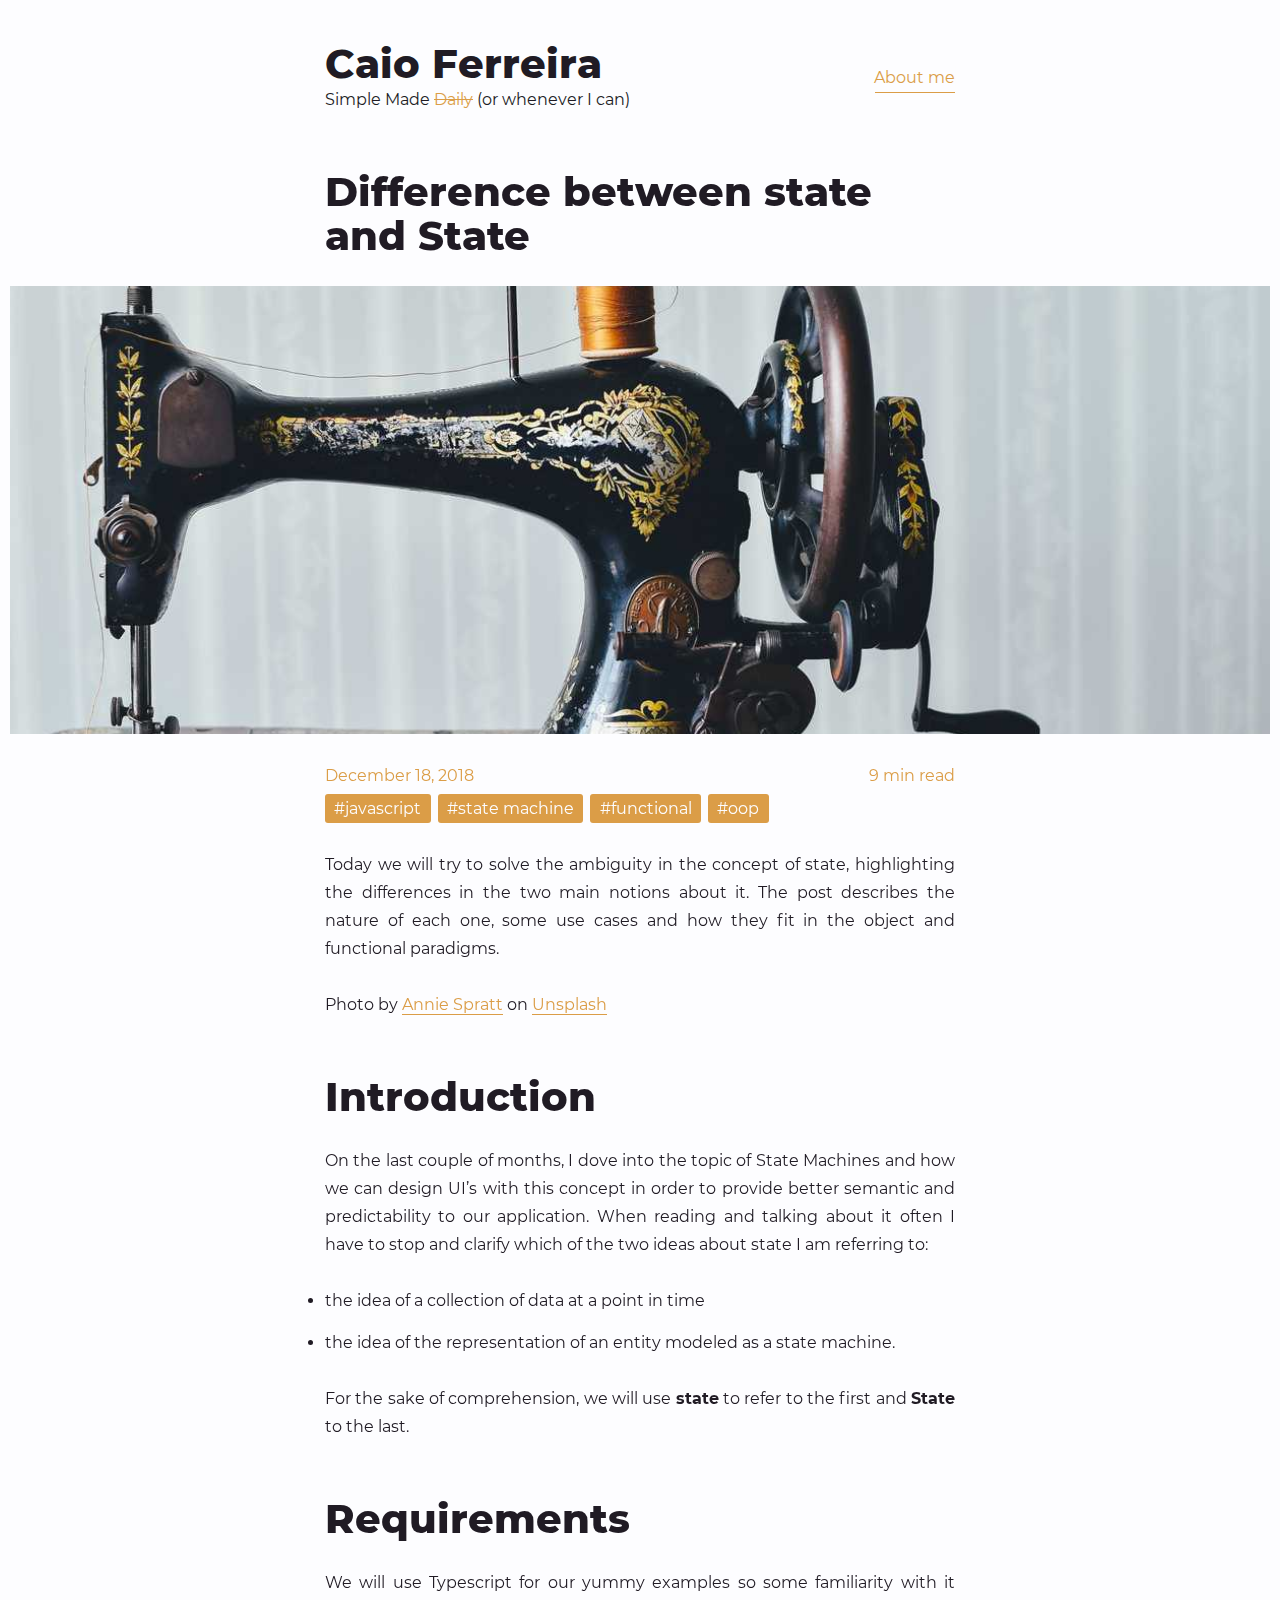
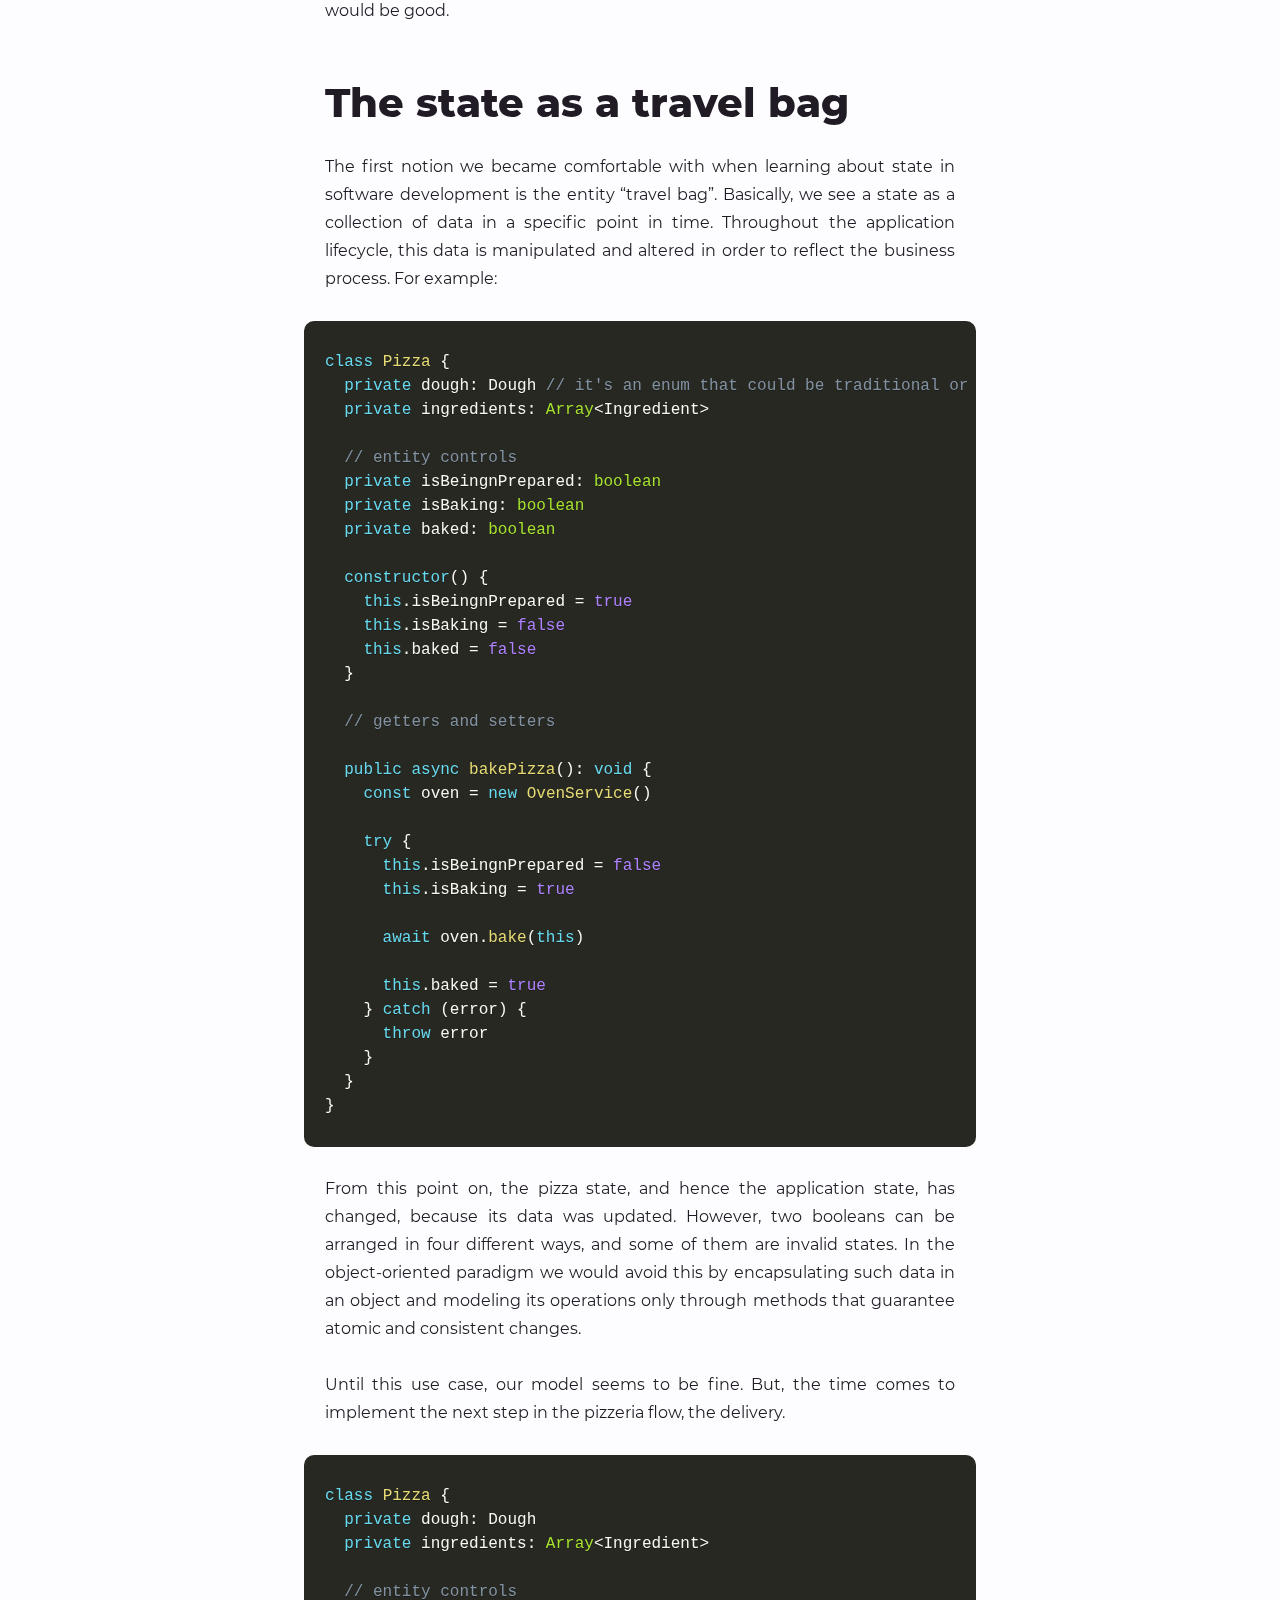
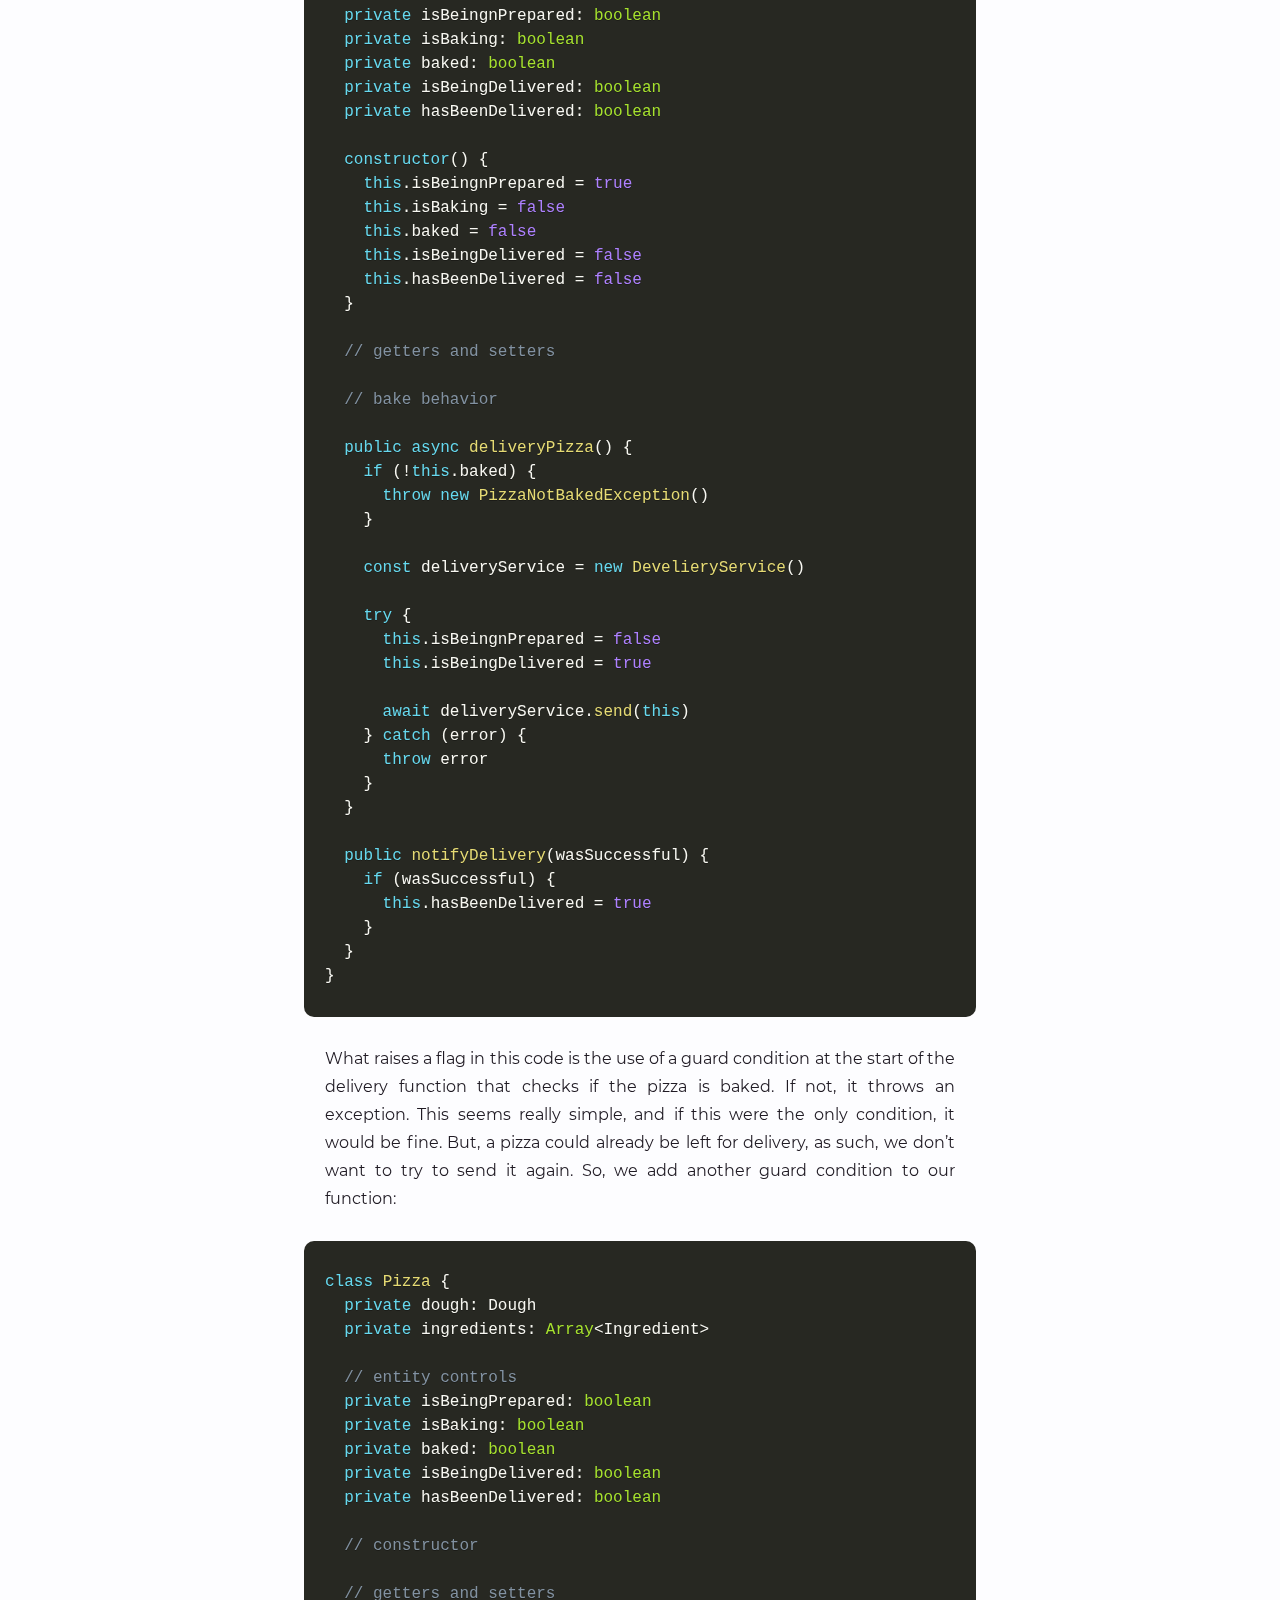
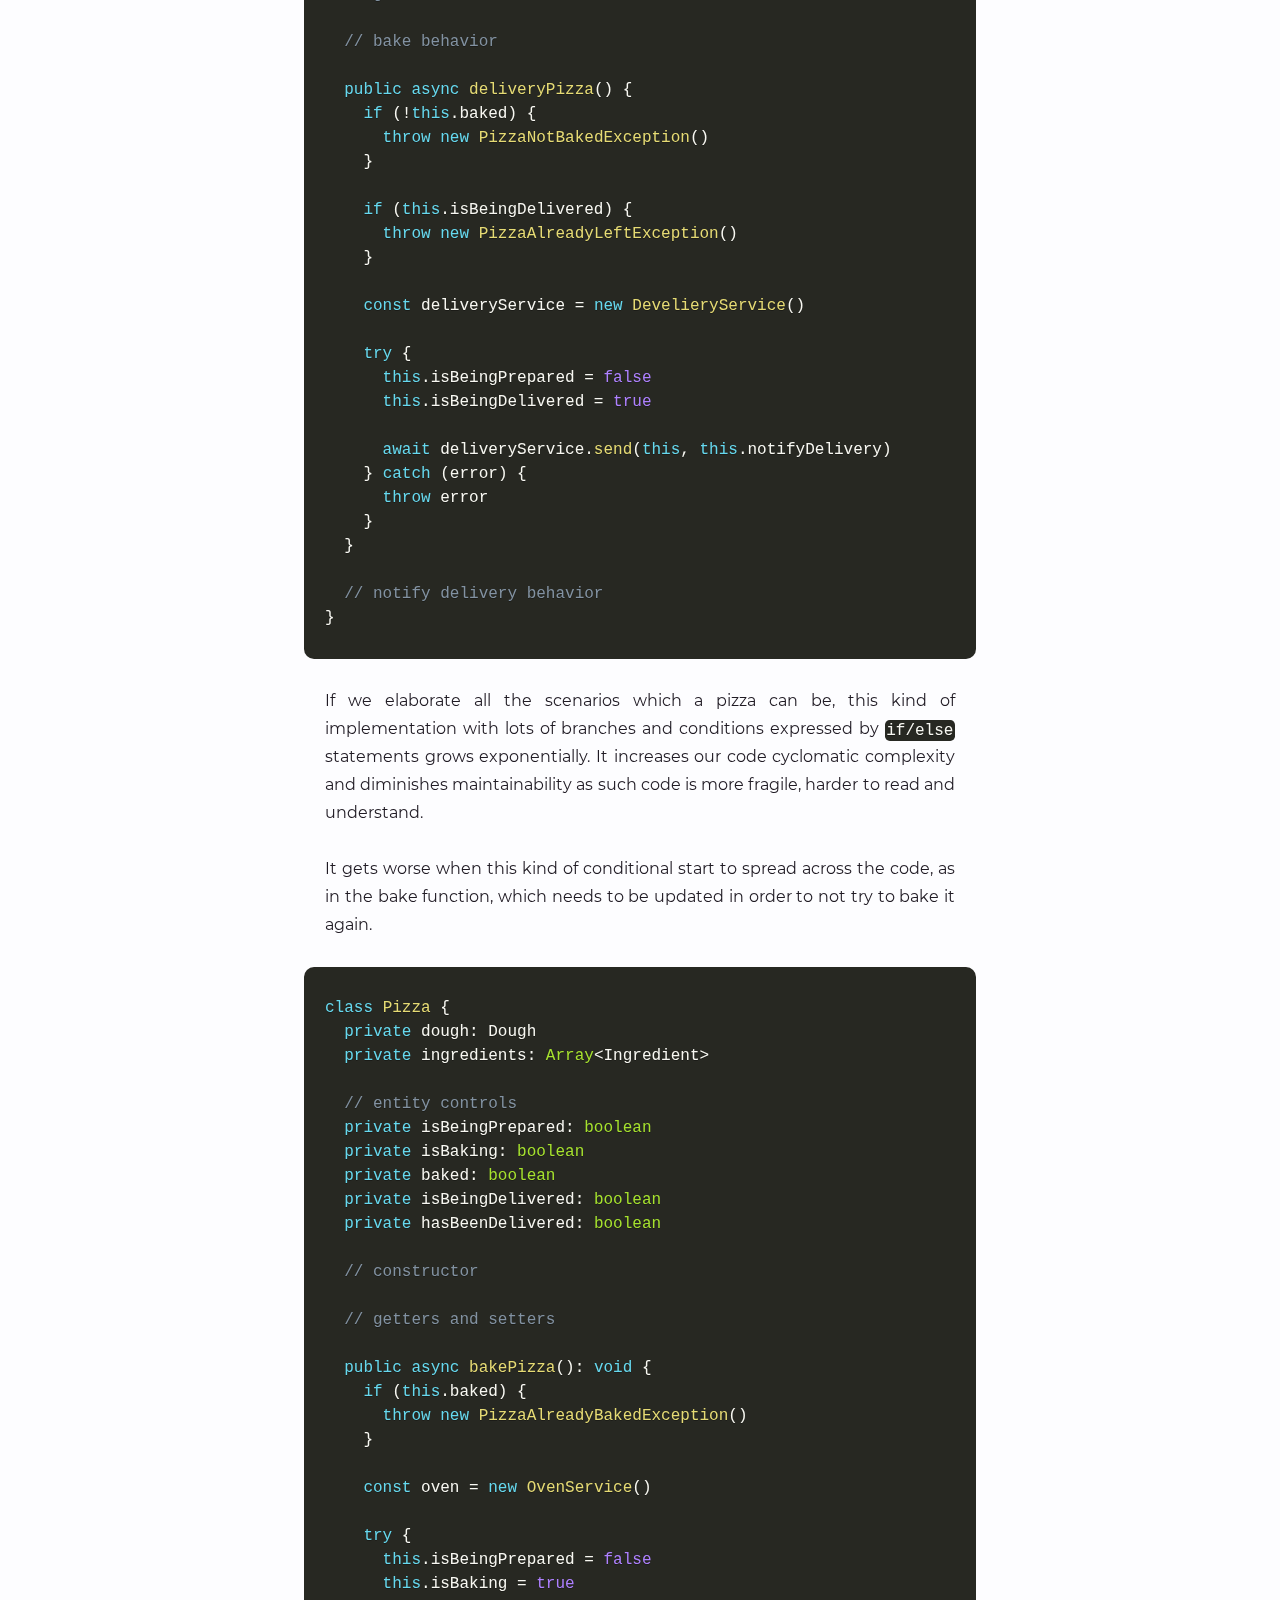
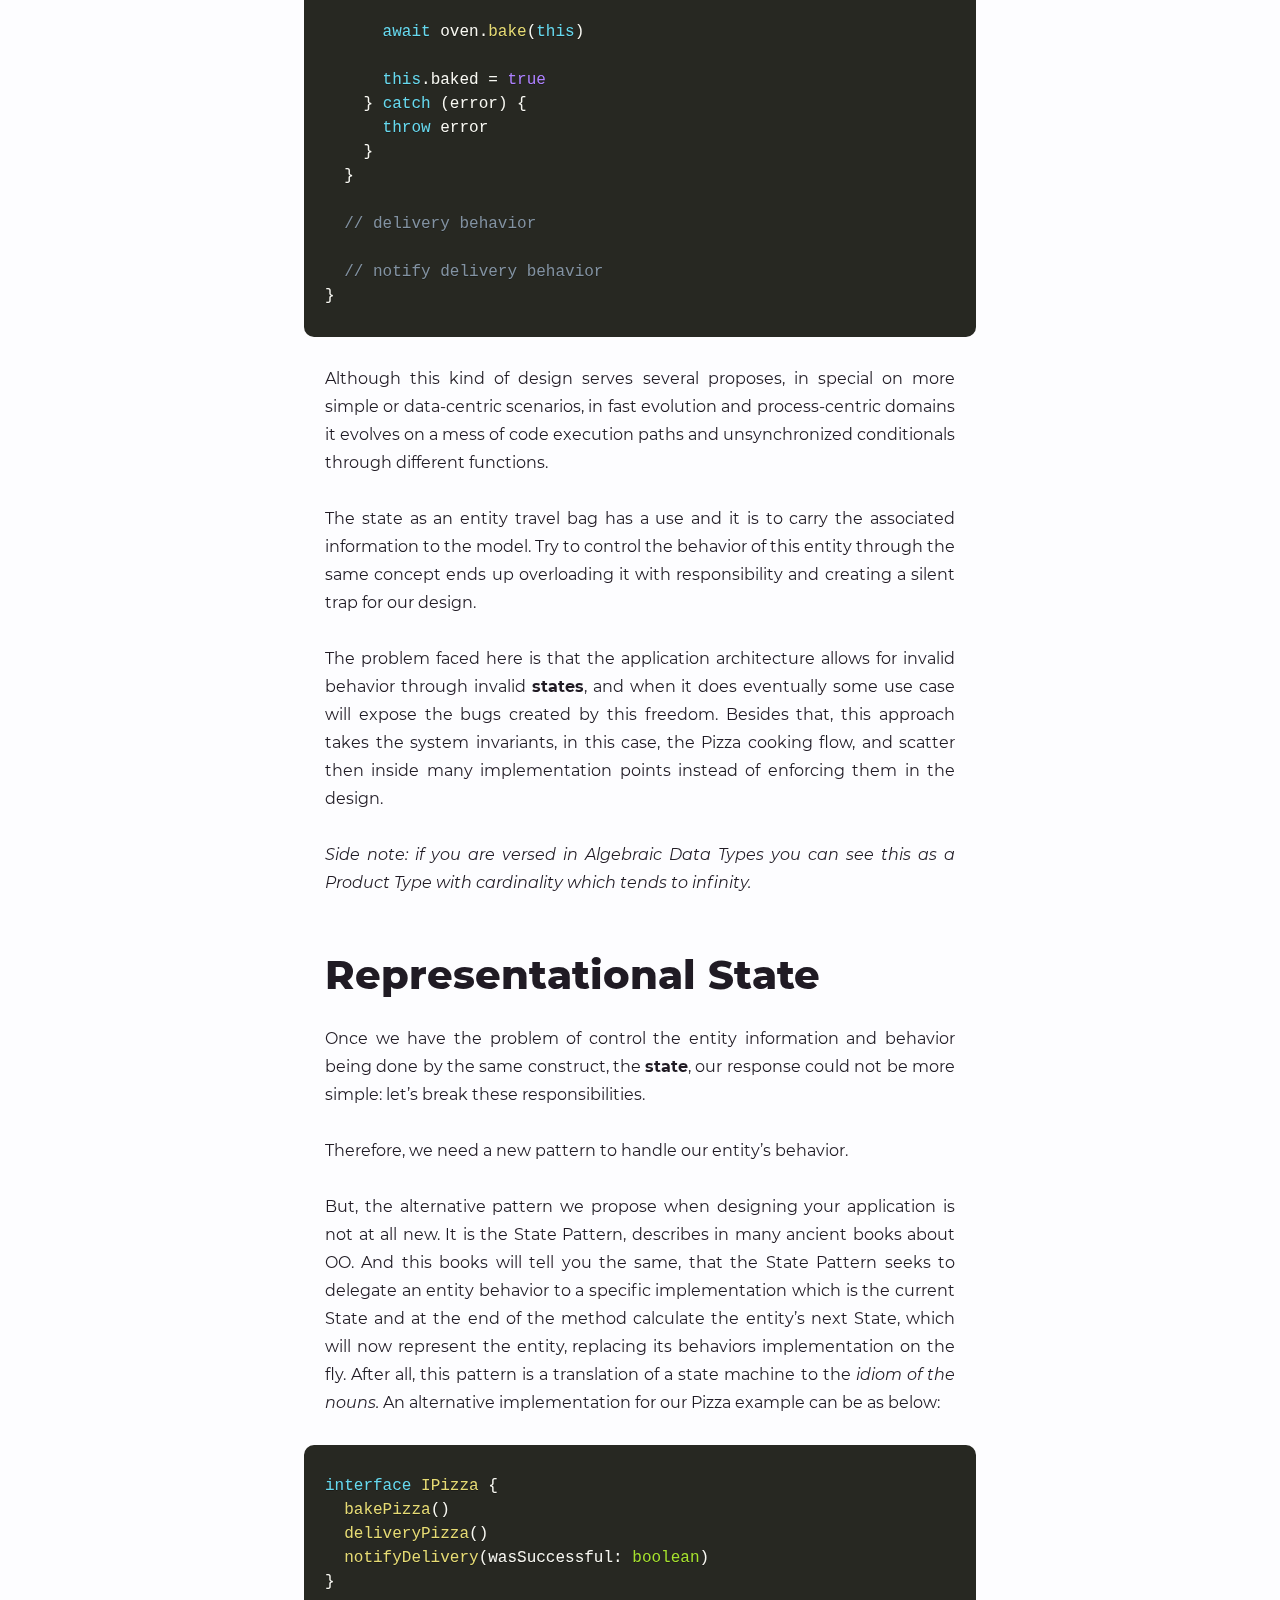
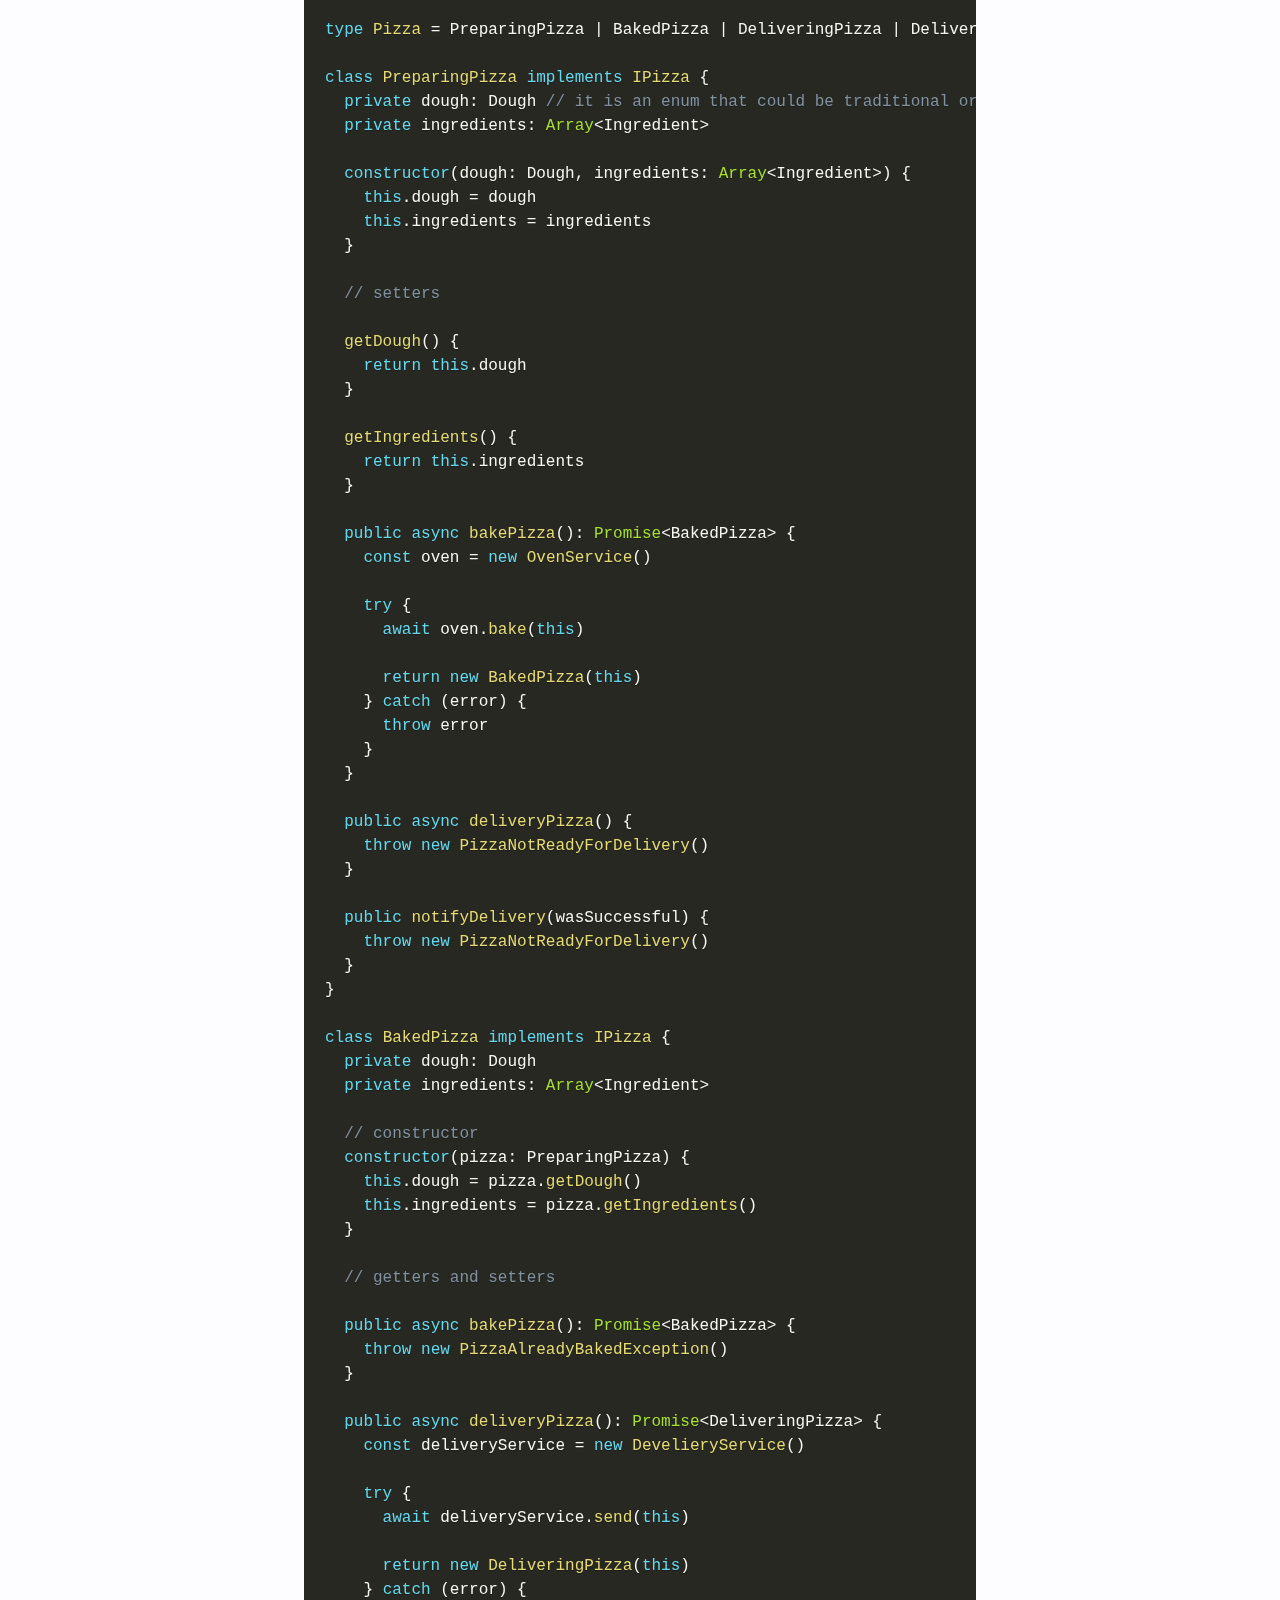
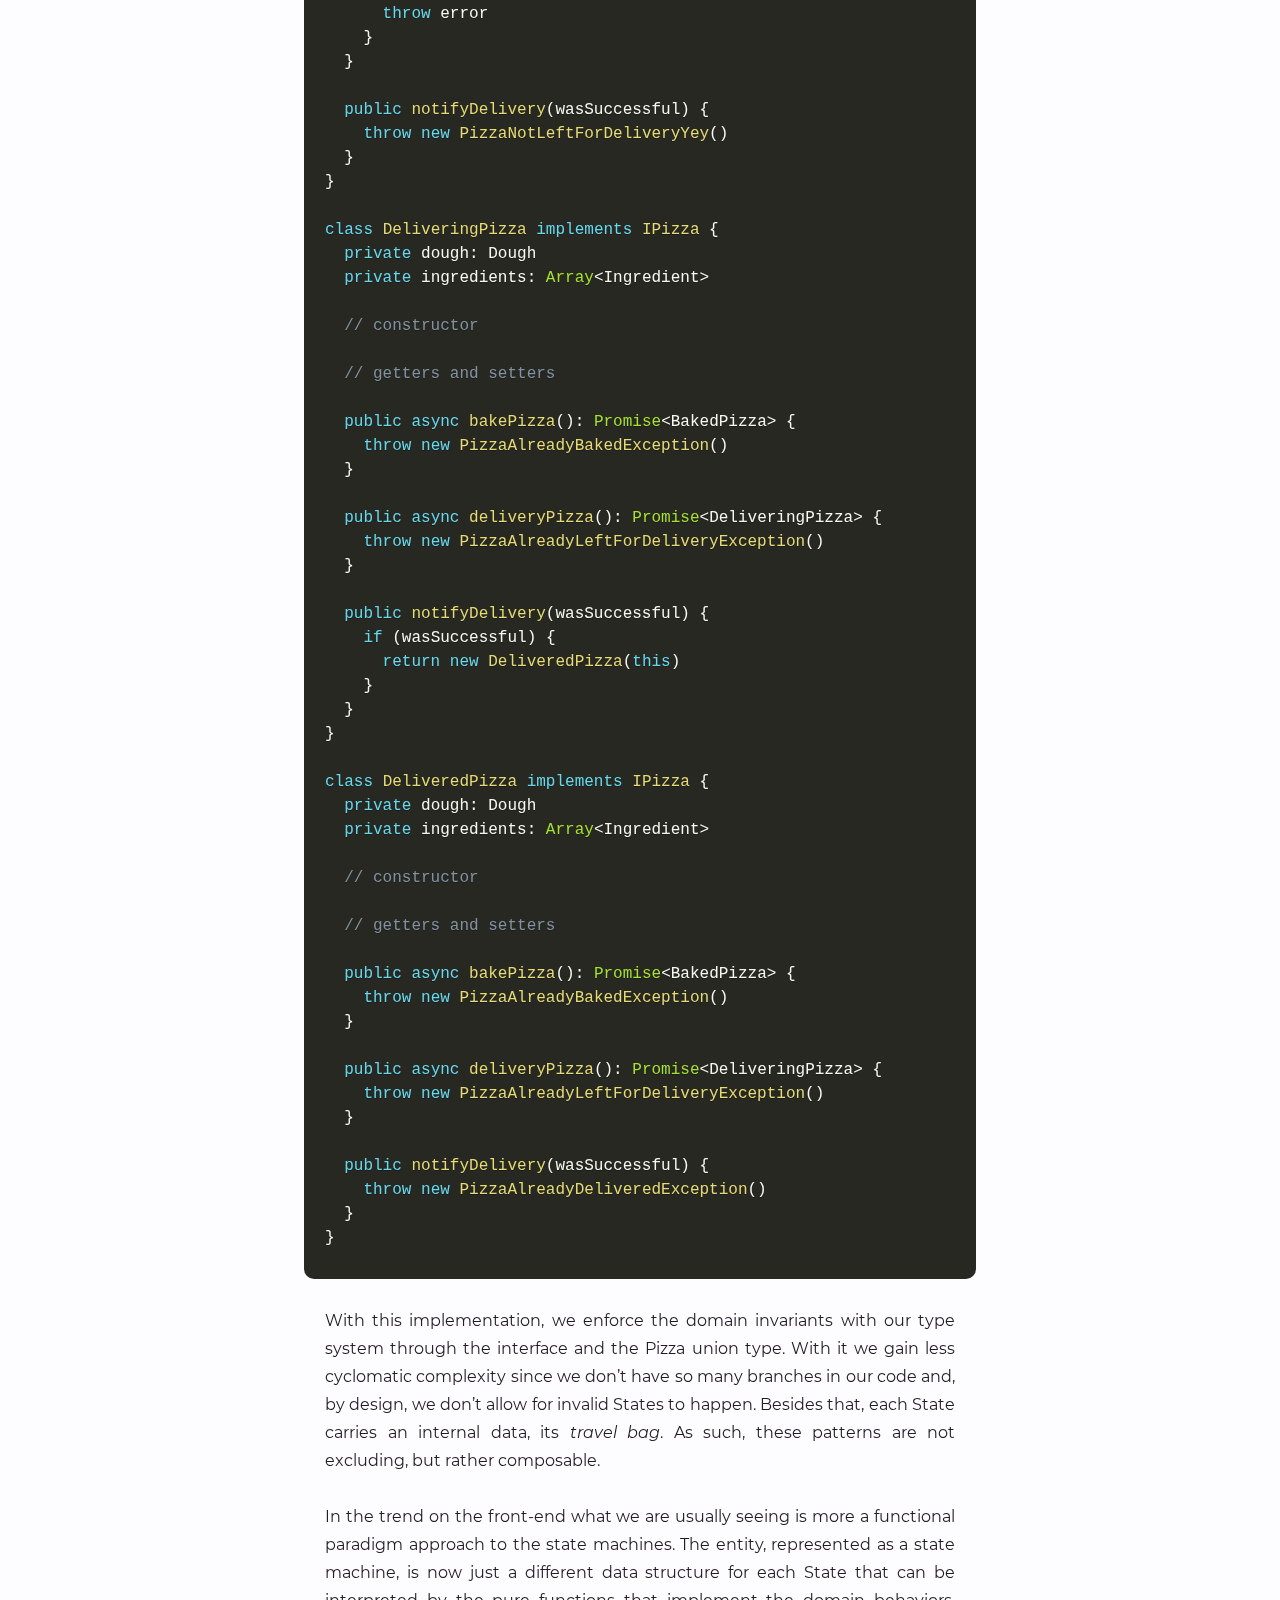
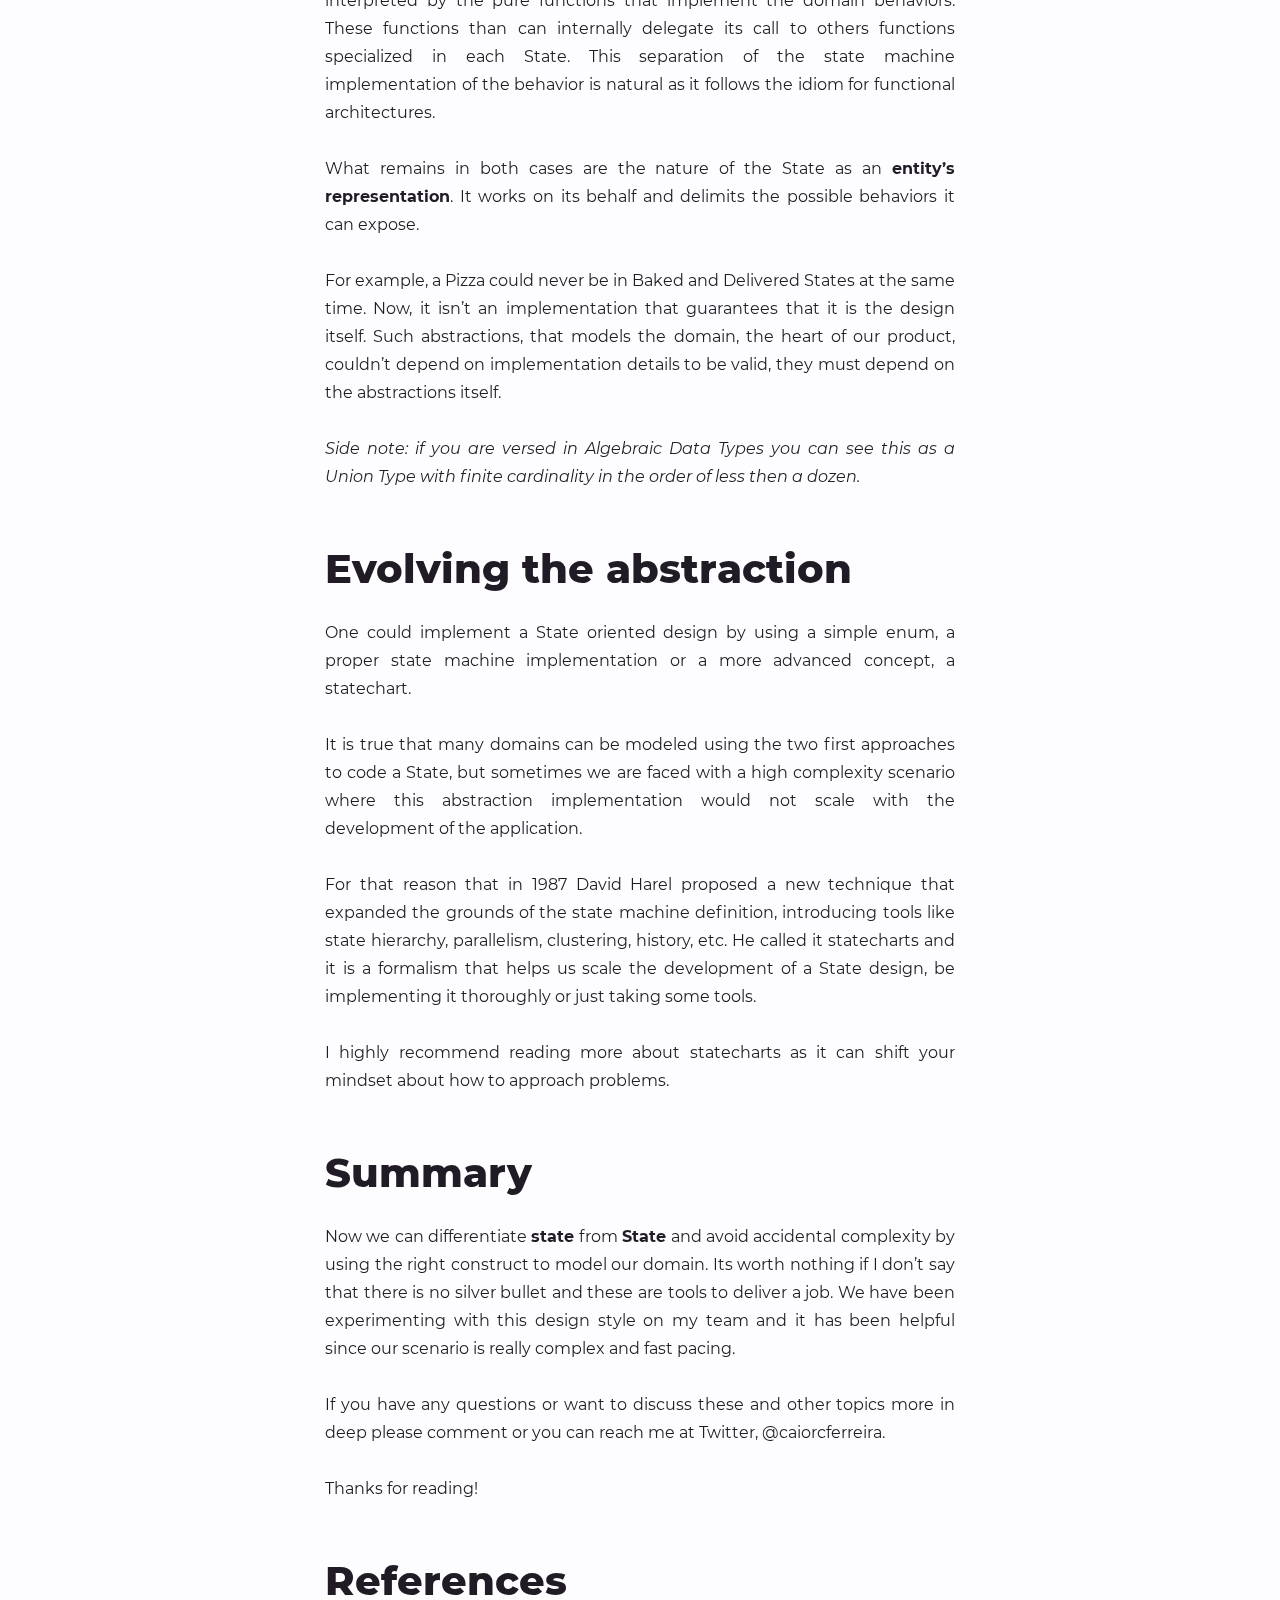
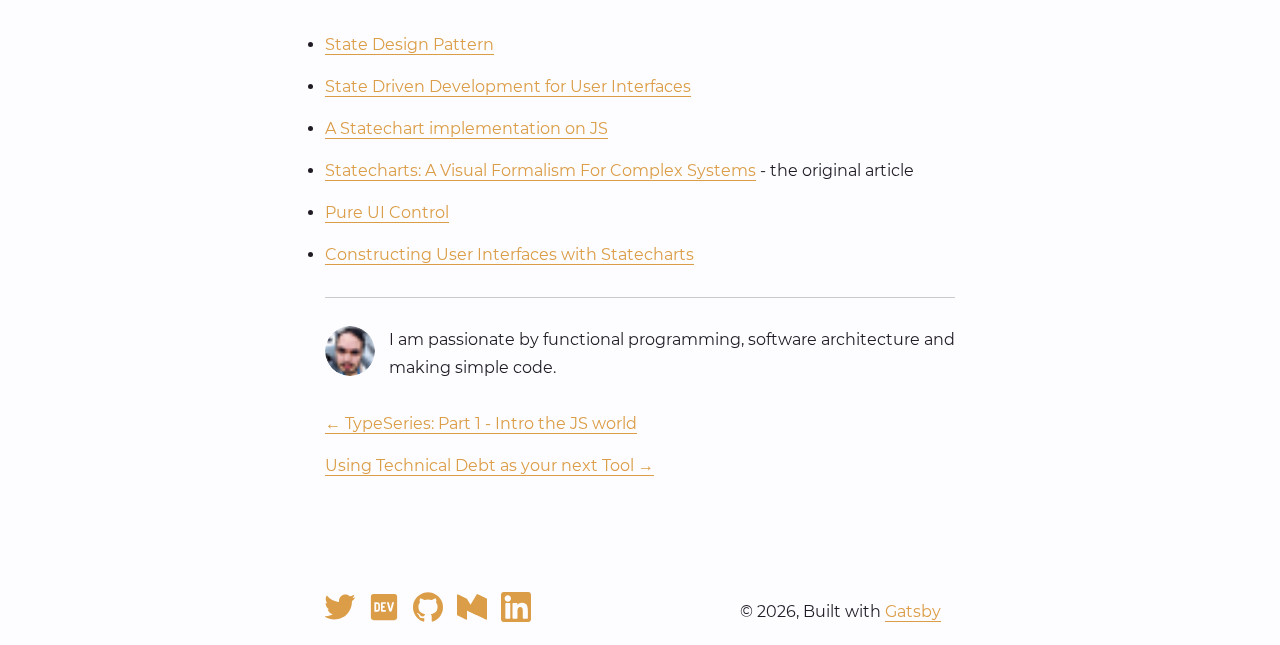
<file: post/difference-between-state-and-state/index.html>
<!DOCTYPE html><html lang="en"><head><meta charSet="utf-8"/><meta http-equiv="x-ua-compatible" content="ie=edge"/><meta name="viewport" content="width=device-width, initial-scale=1, shrink-to-fit=no"/><style id="typography.js">html{font-family:sans-serif;-ms-text-size-adjust:100%;-webkit-text-size-adjust:100%}body{margin:0}article,aside,details,figcaption,figure,footer,header,main,menu,nav,section,summary{display:block}audio,canvas,progress,video{display:inline-block}audio:not([controls]){display:none;height:0}progress{vertical-align:baseline}[hidden],template{display:none}a{background-color:transparent;-webkit-text-decoration-skip:objects}a:active,a:hover{outline-width:0}abbr[title]{border-bottom:none;text-decoration:underline;text-decoration:underline dotted}b,strong{font-weight:inherit;font-weight:bolder}dfn{font-style:italic}h1{font-size:2em;margin:.67em 0}mark{background-color:#ff0;color:#000}small{font-size:80%}sub,sup{font-size:75%;line-height:0;position:relative;vertical-align:baseline}sub{bottom:-.25em}sup{top:-.5em}img{border-style:none}svg:not(:root){overflow:hidden}code,kbd,pre,samp{font-family:monospace,monospace;font-size:1em}figure{margin:1em 40px}hr{box-sizing:content-box;height:0;overflow:visible}button,input,optgroup,select,textarea{font:inherit;margin:0}optgroup{font-weight:700}button,input{overflow:visible}button,select{text-transform:none}[type=reset],[type=submit],button,html [type=button]{-webkit-appearance:button}[type=button]::-moz-focus-inner,[type=reset]::-moz-focus-inner,[type=submit]::-moz-focus-inner,button::-moz-focus-inner{border-style:none;padding:0}[type=button]:-moz-focusring,[type=reset]:-moz-focusring,[type=submit]:-moz-focusring,button:-moz-focusring{outline:1px dotted ButtonText}fieldset{border:1px solid silver;margin:0 2px;padding:.35em .625em .75em}legend{box-sizing:border-box;color:inherit;display:table;max-width:100%;padding:0;white-space:normal}textarea{overflow:auto}[type=checkbox],[type=radio]{box-sizing:border-box;padding:0}[type=number]::-webkit-inner-spin-button,[type=number]::-webkit-outer-spin-button{height:auto}[type=search]{-webkit-appearance:textfield;outline-offset:-2px}[type=search]::-webkit-search-cancel-button,[type=search]::-webkit-search-decoration{-webkit-appearance:none}::-webkit-input-placeholder{color:inherit;opacity:.54}::-webkit-file-upload-button{-webkit-appearance:button;font:inherit}html{font:100%/1.75 'Merriweather','Georgia',serif;box-sizing:border-box;overflow-y:scroll;}*{box-sizing:inherit;}*:before{box-sizing:inherit;}*:after{box-sizing:inherit;}body{color:hsla(0,0%,0%,0.9);font-family:'Merriweather','Georgia',serif;font-weight:400;word-wrap:break-word;font-kerning:normal;-moz-font-feature-settings:"kern", "liga", "clig", "calt";-ms-font-feature-settings:"kern", "liga", "clig", "calt";-webkit-font-feature-settings:"kern", "liga", "clig", "calt";font-feature-settings:"kern", "liga", "clig", "calt";}img{max-width:100%;margin-left:0;margin-right:0;margin-top:0;padding-bottom:0;padding-left:0;padding-right:0;padding-top:0;margin-bottom:1.75rem;}h1{margin-left:0;margin-right:0;margin-top:0;padding-bottom:0;padding-left:0;padding-right:0;padding-top:0;margin-bottom:1.75rem;color:inherit;font-family:Montserrat,sans-serif;font-weight:900;text-rendering:optimizeLegibility;font-size:2.5rem;line-height:1.1;}h2{margin-left:0;margin-right:0;margin-top:0;padding-bottom:0;padding-left:0;padding-right:0;padding-top:0;margin-bottom:1.75rem;color:inherit;font-family:'Merriweather','Georgia',serif;font-weight:900;text-rendering:optimizeLegibility;font-size:1.73286rem;line-height:1.1;}h3{margin-left:0;margin-right:0;margin-top:0;padding-bottom:0;padding-left:0;padding-right:0;padding-top:0;margin-bottom:1.75rem;color:inherit;font-family:'Merriweather','Georgia',serif;font-weight:900;text-rendering:optimizeLegibility;font-size:1.4427rem;line-height:1.1;}h4{margin-left:0;margin-right:0;margin-top:0;padding-bottom:0;padding-left:0;padding-right:0;padding-top:0;margin-bottom:1.75rem;color:inherit;font-family:'Merriweather','Georgia',serif;font-weight:900;text-rendering:optimizeLegibility;font-size:1rem;line-height:1.1;letter-spacing:0.140625em;text-transform:uppercase;}h5{margin-left:0;margin-right:0;margin-top:0;padding-bottom:0;padding-left:0;padding-right:0;padding-top:0;margin-bottom:1.75rem;color:inherit;font-family:'Merriweather','Georgia',serif;font-weight:900;text-rendering:optimizeLegibility;font-size:0.83255rem;line-height:1.1;}h6{margin-left:0;margin-right:0;margin-top:0;padding-bottom:0;padding-left:0;padding-right:0;padding-top:0;margin-bottom:1.75rem;color:inherit;font-family:'Merriweather','Georgia',serif;font-weight:900;text-rendering:optimizeLegibility;font-size:0.75966rem;line-height:1.1;font-style:italic;}hgroup{margin-left:0;margin-right:0;margin-top:0;padding-bottom:0;padding-left:0;padding-right:0;padding-top:0;margin-bottom:1.75rem;}ul{margin-left:1.75rem;margin-right:0;margin-top:0;padding-bottom:0;padding-left:0;padding-right:0;padding-top:0;margin-bottom:1.75rem;list-style-position:outside;list-style-image:none;list-style:disc;}ol{margin-left:1.75rem;margin-right:0;margin-top:0;padding-bottom:0;padding-left:0;padding-right:0;padding-top:0;margin-bottom:1.75rem;list-style-position:outside;list-style-image:none;}dl{margin-left:0;margin-right:0;margin-top:0;padding-bottom:0;padding-left:0;padding-right:0;padding-top:0;margin-bottom:1.75rem;}dd{margin-left:0;margin-right:0;margin-top:0;padding-bottom:0;padding-left:0;padding-right:0;padding-top:0;margin-bottom:1.75rem;}p{margin-left:0;margin-right:0;margin-top:0;padding-bottom:0;padding-left:0;padding-right:0;padding-top:0;margin-bottom:1.75rem;}figure{margin-left:0;margin-right:0;margin-top:0;padding-bottom:0;padding-left:0;padding-right:0;padding-top:0;margin-bottom:1.75rem;}pre{margin-left:0;margin-right:0;margin-top:0;padding-bottom:0;padding-left:0;padding-right:0;padding-top:0;margin-bottom:1.75rem;font-size:0.85rem;line-height:1.75rem;}table{margin-left:0;margin-right:0;margin-top:0;padding-bottom:0;padding-left:0;padding-right:0;padding-top:0;margin-bottom:1.75rem;font-size:1rem;line-height:1.75rem;border-collapse:collapse;width:100%;}fieldset{margin-left:0;margin-right:0;margin-top:0;padding-bottom:0;padding-left:0;padding-right:0;padding-top:0;margin-bottom:1.75rem;}blockquote{margin-left:-1.75rem;margin-right:1.75rem;margin-top:0;padding-bottom:0;padding-left:1.42188rem;padding-right:0;padding-top:0;margin-bottom:1.75rem;font-size:1.20112rem;line-height:1.75rem;color:hsla(0,0%,0%,0.59);font-style:italic;border-left:0.32813rem solid hsla(0,0%,0%,0.9);}form{margin-left:0;margin-right:0;margin-top:0;padding-bottom:0;padding-left:0;padding-right:0;padding-top:0;margin-bottom:1.75rem;}noscript{margin-left:0;margin-right:0;margin-top:0;padding-bottom:0;padding-left:0;padding-right:0;padding-top:0;margin-bottom:1.75rem;}iframe{margin-left:0;margin-right:0;margin-top:0;padding-bottom:0;padding-left:0;padding-right:0;padding-top:0;margin-bottom:1.75rem;}hr{margin-left:0;margin-right:0;margin-top:0;padding-bottom:0;padding-left:0;padding-right:0;padding-top:0;margin-bottom:calc(1.75rem - 1px);background:hsla(0,0%,0%,0.2);border:none;height:1px;}address{margin-left:0;margin-right:0;margin-top:0;padding-bottom:0;padding-left:0;padding-right:0;padding-top:0;margin-bottom:1.75rem;}b{font-weight:700;}strong{font-weight:700;}dt{font-weight:700;}th{font-weight:700;}li{margin-bottom:calc(1.75rem / 2);}ol li{padding-left:0;}ul li{padding-left:0;}li > ol{margin-left:1.75rem;margin-bottom:calc(1.75rem / 2);margin-top:calc(1.75rem / 2);}li > ul{margin-left:1.75rem;margin-bottom:calc(1.75rem / 2);margin-top:calc(1.75rem / 2);}blockquote *:last-child{margin-bottom:0;}li *:last-child{margin-bottom:0;}p *:last-child{margin-bottom:0;}li > p{margin-bottom:calc(1.75rem / 2);}code{font-size:0.85rem;line-height:1.75rem;}kbd{font-size:0.85rem;line-height:1.75rem;}samp{font-size:0.85rem;line-height:1.75rem;}abbr{border-bottom:1px dotted hsla(0,0%,0%,0.5);cursor:help;}acronym{border-bottom:1px dotted hsla(0,0%,0%,0.5);cursor:help;}abbr[title]{border-bottom:1px dotted hsla(0,0%,0%,0.5);cursor:help;text-decoration:none;}thead{text-align:left;}td,th{text-align:left;border-bottom:1px solid hsla(0,0%,0%,0.12);font-feature-settings:"tnum";-moz-font-feature-settings:"tnum";-ms-font-feature-settings:"tnum";-webkit-font-feature-settings:"tnum";padding-left:1.16667rem;padding-right:1.16667rem;padding-top:0.875rem;padding-bottom:calc(0.875rem - 1px);}th:first-child,td:first-child{padding-left:0;}th:last-child,td:last-child{padding-right:0;}blockquote > :last-child{margin-bottom:0;}blockquote cite{font-size:1rem;line-height:1.75rem;color:hsla(0,0%,0%,0.9);font-weight:400;}blockquote cite:before{content:"— ";}ul,ol{margin-left:0;}@media only screen and (max-width:480px){ul,ol{margin-left:1.75rem;}blockquote{margin-left:-1.3125rem;margin-right:0;padding-left:0.98438rem;}}h1,h2,h3,h4,h5,h6{margin-top:3.5rem;}a{box-shadow:0 1px 0 0 currentColor;color:var(--secondary);text-decoration:none;}a:hover,a:active{box-shadow:none;}mark,ins{background:#007acc;color:white;padding:0.10938rem 0.21875rem;text-decoration:none;}a:hover{color:var(--hover);}h1, h2, h3, h4, h5, h6{font-family:inherit;font-weight:800;text-align:left;}a.gatsby-resp-image-link{box-shadow:none;}</style><style data-href="/styles.286ec0a773165cd5aeae.css" id="gatsby-global-css">@font-face{font-family:Montserrat;font-style:normal;font-display:swap;font-weight:100;src:local("Montserrat Thin "),local("Montserrat-Thin"),url(/static/montserrat-latin-100-191cc9f50f3b76b9617cb383f19acb7d.woff2) format("woff2"),url(/static/montserrat-latin-100-370318464551d5f25b0f0a78f374faac.woff) format("woff")}@font-face{font-family:Montserrat;font-style:italic;font-display:swap;font-weight:100;src:local("Montserrat Thin italic"),local("Montserrat-Thinitalic"),url(/static/montserrat-latin-100italic-bdeaeb79db315697bd173a55b097dc18.woff2) format("woff2"),url(/static/montserrat-latin-100italic-ecf7d49386e8f265878e735db34a7c4b.woff) format("woff")}@font-face{font-family:Montserrat;font-style:normal;font-display:swap;font-weight:200;src:local("Montserrat Extra Light "),local("Montserrat-Extra Light"),url(/static/montserrat-latin-200-85d5ef9db7f2dc6979172a4a3b2c57cb.woff2) format("woff2"),url(/static/montserrat-latin-200-1fc98e126a3d152549240e6244d7e669.woff) format("woff")}@font-face{font-family:Montserrat;font-style:italic;font-display:swap;font-weight:200;src:local("Montserrat Extra Light italic"),local("Montserrat-Extra Lightitalic"),url(/static/montserrat-latin-200italic-49095760a498d024fe1a85a078850df9.woff2) format("woff2"),url(/static/montserrat-latin-200italic-fe46cf8b9462c820457d3bf537e4057f.woff) format("woff")}@font-face{font-family:Montserrat;font-style:normal;font-display:swap;font-weight:300;src:local("Montserrat Light "),local("Montserrat-Light"),url(/static/montserrat-latin-300-7c3daf12b706645b5d3710f863a4da04.woff2) format("woff2"),url(/static/montserrat-latin-300-8dc95fab9cf98d02ca8d76e97d3dff60.woff) format("woff")}@font-face{font-family:Montserrat;font-style:italic;font-display:swap;font-weight:300;src:local("Montserrat Light italic"),local("Montserrat-Lightitalic"),url(/static/montserrat-latin-300italic-f20b178ca2024a5eac8e42e6649db86c.woff2) format("woff2"),url(/static/montserrat-latin-300italic-3fe16939288856e8e828fa2661bf2354.woff) format("woff")}@font-face{font-family:Montserrat;font-style:normal;font-display:swap;font-weight:400;src:local("Montserrat Regular "),local("Montserrat-Regular"),url(/static/montserrat-latin-400-bc3aa95dca08f5fee5291e34959c27bc.woff2) format("woff2"),url(/static/montserrat-latin-400-8102c4838f9e3d08dad644290a9cb701.woff) format("woff")}@font-face{font-family:Montserrat;font-style:italic;font-display:swap;font-weight:400;src:local("Montserrat Regular italic"),local("Montserrat-Regularitalic"),url(/static/montserrat-latin-400italic-5cad650422a7184467af5a4d17b264c4.woff2) format("woff2"),url(/static/montserrat-latin-400italic-d191f22af3bb50902b99ac577f81a322.woff) format("woff")}@font-face{font-family:Montserrat;font-style:normal;font-display:swap;font-weight:500;src:local("Montserrat Medium "),local("Montserrat-Medium"),url(/static/montserrat-latin-500-92d16e458625f4d2c8940f6bdca0ff09.woff2) format("woff2"),url(/static/montserrat-latin-500-8b763220218ffc11c57c84ddb80e7b26.woff) format("woff")}@font-face{font-family:Montserrat;font-style:italic;font-display:swap;font-weight:500;src:local("Montserrat Medium italic"),local("Montserrat-Mediumitalic"),url(/static/montserrat-latin-500italic-47bfcca6b69d6a9acca7a8bff17193e2.woff2) format("woff2"),url(/static/montserrat-latin-500italic-72c01f753c3940c0b9cb6bf2389caddf.woff) format("woff")}@font-face{font-family:Montserrat;font-style:normal;font-display:swap;font-weight:600;src:local("Montserrat SemiBold "),local("Montserrat-SemiBold"),url(/static/montserrat-latin-600-6fb1b5623e528e27c18658fecf5ee0ee.woff2) format("woff2"),url(/static/montserrat-latin-600-7c839d15a6f54e7025ba8c0c4b333e8f.woff) format("woff")}@font-face{font-family:Montserrat;font-style:italic;font-display:swap;font-weight:600;src:local("Montserrat SemiBold italic"),local("Montserrat-SemiBolditalic"),url(/static/montserrat-latin-600italic-60789af1c9338ed1a9546722ec54b4f7.woff2) format("woff2"),url(/static/montserrat-latin-600italic-f3d4de8d0afb19e777c79032ce828e3d.woff) format("woff")}@font-face{font-family:Montserrat;font-style:normal;font-display:swap;font-weight:700;src:local("Montserrat Bold "),local("Montserrat-Bold"),url(/static/montserrat-latin-700-39d93cf678c740f9f6b2b1cfde34bee3.woff2) format("woff2"),url(/static/montserrat-latin-700-80f10bd382f0df1cd650fec59f3c9394.woff) format("woff")}@font-face{font-family:Montserrat;font-style:italic;font-display:swap;font-weight:700;src:local("Montserrat Bold italic"),local("Montserrat-Bolditalic"),url(/static/montserrat-latin-700italic-ba136d97b14e82284dd595e257f11c47.woff2) format("woff2"),url(/static/montserrat-latin-700italic-8c98142b425630821139c24bd1698700.woff) format("woff")}@font-face{font-family:Montserrat;font-style:normal;font-display:swap;font-weight:800;src:local("Montserrat ExtraBold "),local("Montserrat-ExtraBold"),url(/static/montserrat-latin-800-b7018be9ed6cd94da8b6675b3a468c3b.woff2) format("woff2"),url(/static/montserrat-latin-800-9a9befcf50d64f9d2d19d8b1d1984add.woff) format("woff")}@font-face{font-family:Montserrat;font-style:italic;font-display:swap;font-weight:800;src:local("Montserrat ExtraBold italic"),local("Montserrat-ExtraBolditalic"),url(/static/montserrat-latin-800italic-540ffdd223d1a9ad3d4e678e1a23372e.woff2) format("woff2"),url(/static/montserrat-latin-800italic-897086f99f4e1f45e6b1e9368527d0bc.woff) format("woff")}@font-face{font-family:Montserrat;font-style:normal;font-display:swap;font-weight:900;src:local("Montserrat Black "),local("Montserrat-Black"),url(/static/montserrat-latin-900-58cd789700850375b834e8b6776002eb.woff2) format("woff2"),url(/static/montserrat-latin-900-26d42c9428780e545a540bbb50c84bce.woff) format("woff")}@font-face{font-family:Montserrat;font-style:italic;font-display:swap;font-weight:900;src:local("Montserrat Black italic"),local("Montserrat-Blackitalic"),url(/static/montserrat-latin-900italic-451157bc8861fe54f523b3669a3def71.woff2) format("woff2"),url(/static/montserrat-latin-900italic-a8ec4957e1c24f5793305763ad9845b3.woff) format("woff")}@font-face{font-family:Merriweather;font-style:normal;font-display:swap;font-weight:300;src:local("Merriweather Light "),local("Merriweather-Light"),url(/static/merriweather-latin-300-b1158cfcd4aacb9d8fb61625e37af46a.woff2) format("woff2"),url(/static/merriweather-latin-300-cc7de05e166e90320d7d896e0f72a19d.woff) format("woff")}@font-face{font-family:Merriweather;font-style:italic;font-display:swap;font-weight:300;src:local("Merriweather Light italic"),local("Merriweather-Lightitalic"),url(/static/merriweather-latin-300italic-8fe52a48089d6ebe46db0b8e7cc66263.woff2) format("woff2"),url(/static/merriweather-latin-300italic-e1331f5397c2a673f9d3765138debdb5.woff) format("woff")}@font-face{font-family:Merriweather;font-style:normal;font-display:swap;font-weight:400;src:local("Merriweather Regular "),local("Merriweather-Regular"),url(/static/merriweather-latin-400-8276fdb72ae8f4714d4e6eba704cc39f.woff2) format("woff2"),url(/static/merriweather-latin-400-69f09800f4f6479d06e44eba837df872.woff) format("woff")}@font-face{font-family:Merriweather;font-style:italic;font-display:swap;font-weight:400;src:local("Merriweather Regular italic"),local("Merriweather-Regularitalic"),url(/static/merriweather-latin-400italic-3a9be9ea9f7aa4af6de7307df21d9fc0.woff2) format("woff2"),url(/static/merriweather-latin-400italic-d76079ed7541a433a54f79316de086e9.woff) format("woff")}@font-face{font-family:Merriweather;font-style:normal;font-display:swap;font-weight:700;src:local("Merriweather Bold "),local("Merriweather-Bold"),url(/static/merriweather-latin-700-fa534be7ffa380e39a7f6e03bf9a5e03.woff2) format("woff2"),url(/static/merriweather-latin-700-ba56ea84b8084b7ff9677f50d3cd81bd.woff) format("woff")}@font-face{font-family:Merriweather;font-style:italic;font-display:swap;font-weight:700;src:local("Merriweather Bold italic"),local("Merriweather-Bolditalic"),url(/static/merriweather-latin-700italic-1ef5edaaa20ae53ea50399884c5e48c6.woff2) format("woff2"),url(/static/merriweather-latin-700italic-534bc9e7ce93c73d73426e46acd78092.woff) format("woff")}@font-face{font-family:Merriweather;font-style:normal;font-display:swap;font-weight:900;src:local("Merriweather Black "),local("Merriweather-Black"),url(/static/merriweather-latin-900-7528fb70e8a4a82c7305e72ff43ac25f.woff2) format("woff2"),url(/static/merriweather-latin-900-3799b6e2f5ed3fcccf9d7a708d7419fa.woff) format("woff")}@font-face{font-family:Merriweather;font-style:italic;font-display:swap;font-weight:900;src:local("Merriweather Black italic"),local("Merriweather-Blackitalic"),url(/static/merriweather-latin-900italic-e1b4d2aaa78e12ad84aaf8a56321e4c2.woff2) format("woff2"),url(/static/merriweather-latin-900italic-2ae22f731b3424e8dbb4b37f7ca6e708.woff) format("woff")}code[class*=language-],pre[class*=language-]{color:#f8f8f2;background:none;text-shadow:0 1px rgba(0,0,0,.3);font-family:Consolas,Monaco,Andale Mono,Ubuntu Mono,monospace;font-size:1em;text-align:left;white-space:pre;word-spacing:normal;word-break:normal;word-wrap:normal;line-height:1.5;-moz-tab-size:4;-o-tab-size:4;tab-size:4;-webkit-hyphens:none;-ms-hyphens:none;hyphens:none}pre[class*=language-]{padding:1em;margin:.5em 0;overflow:auto;border-radius:.3em}:not(pre)>code[class*=language-],pre[class*=language-]{background:#272822}:not(pre)>code[class*=language-]{padding:.1em;border-radius:.3em;white-space:normal}.token.cdata,.token.comment,.token.doctype,.token.prolog{color:#8292a2}.token.punctuation{color:#f8f8f2}.token.namespace{opacity:.7}.token.constant,.token.deleted,.token.property,.token.symbol,.token.tag{color:#f92672}.token.boolean,.token.number{color:#ae81ff}.token.attr-name,.token.builtin,.token.char,.token.inserted,.token.selector,.token.string{color:#a6e22e}.language-css .token.string,.style .token.string,.token.entity,.token.operator,.token.url,.token.variable{color:#f8f8f2}.token.atrule,.token.attr-value,.token.class-name,.token.function{color:#e6db74}.token.keyword{color:#66d9ef}.token.important,.token.regex{color:#fd971f}.token.bold,.token.important{font-weight:700}.token.italic{font-style:italic}.token.entity{cursor:help}.gatsby-highlight{background:#272822;margin-bottom:1.75rem;margin-left:-1.3125rem;margin-right:-1.3125rem;border-radius:10px;overflow:auto;-webkit-overflow-scrolling:touch}.gatsby-highlight>pre[class*=language-]{overflow:auto;padding:1.3125rem}@font-face{font-display:swap;font-family:Montserrat;font-weight:400;font-style:normal;src:url(/static/Montserrat-400-bc3aa95dca08f5fee5291e34959c27bc.woff2) format("woff2") font-weight-normal,url(/static/Montserrat-400-8102c4838f9e3d08dad644290a9cb701.woff) format("woff") font-weight-normal,url(/static/Montserrat-400-6a9e85ac9247f5848db957b873c62e0c.ttf) format("truetype") font-weight-normal,url(/static/Montserrat-700-39d93cf678c740f9f6b2b1cfde34bee3.woff2) format("woff2") font-weight-bold,url(/static/Montserrat-700-80f10bd382f0df1cd650fec59f3c9394.woff) format("woff") font-weight-bold,url(/static/Montserrat-700-7432889d57c68a13a4984a756d923a07.ttf) format("truetype") font-weight-bold}:root{--bg:#fdfdff;--primary:#201b24;--secondary:#db9d47;--hover:#ff784f}body{font-family:Montserrat,"sans-serif"}@media (max-width:768px){footer{flex-direction:column}}footer{display:flex;justify-content:space-between;align-items:center}</style><meta name="generator" content="Gatsby 2.32.6"/><link rel="preconnect" href="https://www.google-analytics.com"/><link rel="dns-prefetch" href="https://www.google-analytics.com"/><link rel="icon" href="/favicon-32x32.png?v=62dcc2ca9c3cd2d1abc7505583298b71" type="image/png"/><link rel="icon" href="/favicon.svg?v=62dcc2ca9c3cd2d1abc7505583298b71" type="image/svg+xml"/><link rel="manifest" href="/manifest.webmanifest" crossorigin="anonymous"/><meta name="theme-color" content="#db9d47"/><link rel="apple-touch-icon" sizes="48x48" href="/icons/icon-48x48.png?v=62dcc2ca9c3cd2d1abc7505583298b71"/><link rel="apple-touch-icon" sizes="72x72" href="/icons/icon-72x72.png?v=62dcc2ca9c3cd2d1abc7505583298b71"/><link rel="apple-touch-icon" sizes="96x96" href="/icons/icon-96x96.png?v=62dcc2ca9c3cd2d1abc7505583298b71"/><link rel="apple-touch-icon" sizes="144x144" href="/icons/icon-144x144.png?v=62dcc2ca9c3cd2d1abc7505583298b71"/><link rel="apple-touch-icon" sizes="192x192" href="/icons/icon-192x192.png?v=62dcc2ca9c3cd2d1abc7505583298b71"/><link rel="apple-touch-icon" sizes="256x256" href="/icons/icon-256x256.png?v=62dcc2ca9c3cd2d1abc7505583298b71"/><link rel="apple-touch-icon" sizes="384x384" href="/icons/icon-384x384.png?v=62dcc2ca9c3cd2d1abc7505583298b71"/><link rel="apple-touch-icon" sizes="512x512" href="/icons/icon-512x512.png?v=62dcc2ca9c3cd2d1abc7505583298b71"/><link rel="alternate" type="application/rss+xml" href="/rss.xml"/><title data-react-helmet="true">Difference between state and State | Caio Ferreira</title><meta data-react-helmet="true" name="description" content="Today we will try to solve the ambiguity in the concept of state, highlighting the differences in the two main notions about it."/><meta data-react-helmet="true" property="og:title" content="Difference between state and State"/><meta data-react-helmet="true" property="og:description" content="Today we will try to solve the ambiguity in the concept of state, highlighting the differences in the two main notions about it."/><meta data-react-helmet="true" property="og:type" content="website"/><meta data-react-helmet="true" name="twitter:card" content="summary"/><meta data-react-helmet="true" name="twitter:creator" content="Caio Ferreira"/><meta data-react-helmet="true" name="twitter:title" content="Difference between state and State"/><meta data-react-helmet="true" name="twitter:description" content="Today we will try to solve the ambiguity in the concept of state, highlighting the differences in the two main notions about it."/><meta data-react-helmet="true" name="keywords" content="blog, Caio Ferreira, javascript, functional programming, software architecture, javascript, state machine, functional, oop"/><style data-styled="hqzbql cINqao hiNdfp ePSoKC jGZUap kAEYIC dPmpCt bkeYwJ eIVkIG kOnNXb asniO dmlkuU buTKlK gISPTW drtymd cpTAoe fAtOsn hvxpIW eKdCzo kvEPVl dBWMCn lkPJmt eeFVyv QhiQR" data-styled-version="4.4.1">
/* sc-component-id: Headercomponent__Text-sc-10b1m6s-0 */
.dPmpCt{margin-bottom:0;}
/* sc-component-id: Headercomponent__Header-sc-10b1m6s-1 */
.hiNdfp{display:-webkit-box;display:-webkit-flex;display:-ms-flexbox;display:flex;-webkit-box-pack:justify;-webkit-justify-content:space-between;-ms-flex-pack:justify;justify-content:space-between;-webkit-align-items:center;-webkit-box-align:center;-ms-flex-align:center;align-items:center;} @media (max-width:768px){.hiNdfp{-webkit-flex-direction:column;-ms-flex-direction:column;flex-direction:column;}}
/* sc-component-id: Headercomponent__HeaderTitleWrapper-sc-10b1m6s-2 */
@media (max-width:768px){.ePSoKC{margin-bottom:10px;}}
/* sc-component-id: Headercomponent__HeaderTitle-sc-10b1m6s-3 */
.jGZUap{margin-bottom:0;margin-top:0;}
/* sc-component-id: Headercomponent__HeaderTitleLink-sc-10b1m6s-4 */
.kAEYIC{box-shadow:none;-webkit-text-decoration:none;text-decoration:none;color:inherit;} .kAEYIC:hover{color:inherit;}
/* sc-component-id: Headercomponent__SubtitleDetail-sc-10b1m6s-5 */
.bkeYwJ{color:var(--secondary);-webkit-text-decoration:line-through;text-decoration:line-through;} .bkeYwJ:hover{-webkit-text-decoration:none;text-decoration:none;color:var(--hover);}
/* sc-component-id: Headercomponent__NavigationLink-sc-10b1m6s-6 */
.eIVkIG{box-shadow:0 1.4px 0.4px -0.5px var(--secondary);}
/* sc-component-id: Footercomponent__OutgoingLink-sc-364ywr-0 */
.lkPJmt{box-shadow:none;color:var(--secondary);margin-right:0.875rem;fill:var(--secondary);} .lkPJmt:hover{fill:var(--hover);}.eeFVyv{box-shadow:0 1px 0 0 var(--secondary);color:var(--secondary);margin-right:0.875rem;fill:var(--secondary);} .eeFVyv:hover{fill:var(--hover);}
/* sc-component-id: Footercomponent__FooterWrapper-sc-364ywr-1 */
.kvEPVl{-webkit-align-items:center;-webkit-box-align:center;-ms-flex-align:center;align-items:center;margin-top:4.375rem;}
/* sc-component-id: Footercomponent__FooterMessage-sc-364ywr-3 */
.QhiQR{margin-bottom:0;}
/* sc-component-id: Layoutcomponent__Background-ao6rp0-0 */
.hqzbql{background:var(--bg);height:100%;}
/* sc-component-id: Layoutcomponent__Container-ao6rp0-1 */
.cINqao{display:-webkit-box;display:-webkit-flex;display:-ms-flexbox;display:flex;-webkit-box-pack:justify;-webkit-justify-content:space-between;-ms-flex-pack:justify;justify-content:space-between;-webkit-flex-direction:column;-ms-flex-direction:column;flex-direction:column;margin-left:auto;margin-right:auto;max-width:42rem;min-height:100vh;color:var(--primary);padding:2.625rem 1.3125rem 0.875rem 1.3125rem;}
/* sc-component-id: Biocomponent__BioWrapper-sc-1p81r7j-0 */
.fAtOsn{display:-webkit-box;display:-webkit-flex;display:-ms-flexbox;display:flex;margin-top:1.75rem;}
/* sc-component-id: Biocomponent__Avatar-sc-1p81r7j-1 */
.hvxpIW{margin-right:0.875rem;margin-bottom:0;min-width:50px;border-radius:100%;}
/* sc-component-id: blog-post__CoverImage-gi2dsk-0 */
.kOnNXb{margin-left:-50%;margin-right:-50%;margin-bottom:1.75rem;max-height:28rem;} @media (max-width:768px){.kOnNXb{margin-left:-5%;margin-right:-5%;}}
/* sc-component-id: blog-post__Metadata-gi2dsk-1 */
.asniO{color:var(--secondary);margin-bottom:1.75rem;}
/* sc-component-id: blog-post__PostDateAndTime-gi2dsk-2 */
.dmlkuU{display:-webkit-box;display:-webkit-flex;display:-ms-flexbox;display:flex;-webkit-box-pack:justify;-webkit-justify-content:space-between;-ms-flex-pack:justify;justify-content:space-between;margin-bottom:4px;}
/* sc-component-id: blog-post__TagListWrapper-gi2dsk-3 */
.buTKlK{display:-webkit-box;display:-webkit-flex;display:-ms-flexbox;display:flex;} @media (max-width:768px){.buTKlK{-webkit-flex-wrap:wrap;-ms-flex-wrap:wrap;flex-wrap:wrap;}}
/* sc-component-id: blog-post__Tag-gi2dsk-4 */
.gISPTW{margin-bottom:0;margin-right:0.4375rem;padding:0.035rem 0.58333rem;border-radius:3px;background:var(--secondary);color:var(--bg);} @media (max-width:768px){.gISPTW{margin-bottom:5px;-webkit-flex-wrap:wrap;-ms-flex-wrap:wrap;flex-wrap:wrap;}.gISPTW:last-child{margin-bottom:5px;}}
/* sc-component-id: blog-post__Content-gi2dsk-5 */
.drtymd{text-align:justify;}
/* sc-component-id: blog-post__Divider-gi2dsk-6 */
.cpTAoe{margin-bottom:1.75rem;}
/* sc-component-id: blog-post__Navigation-gi2dsk-7 */
.eKdCzo{display:-webkit-box;display:-webkit-flex;display:-ms-flexbox;display:flex;-webkit-flex-wrap:wrap;-ms-flex-wrap:wrap;flex-wrap:wrap;-webkit-box-pack:justify;-webkit-justify-content:space-between;-ms-flex-pack:justify;justify-content:space-between;list-style:none;padding:0;}</style><link as="script" rel="preload" href="/webpack-runtime-8bf09dc14d26660d4941.js"/><link as="script" rel="preload" href="/framework-6c3ead24af170cdcb87c.js"/><link as="script" rel="preload" href="/app-5add9b32f93cdcc661e3.js"/><link as="script" rel="preload" href="/styles-407fe62976dc5310c43e.js"/><link as="script" rel="preload" href="/133dca110fad53aa1997b630637bbac3134a2d14-19c09b613e5baa98dedd.js"/><link as="script" rel="preload" href="/93241701166c3169d92c9fdd395837837cace836-21be44829f86d4becf19.js"/><link as="script" rel="preload" href="/component---src-templates-blog-post-js-48fe6b50030107f110f1.js"/><link as="fetch" rel="preload" href="/page-data/post/difference-between-state-and-state/page-data.json" crossorigin="anonymous"/><link as="fetch" rel="preload" href="/page-data/sq/d/143701507.json" crossorigin="anonymous"/><link as="fetch" rel="preload" href="/page-data/sq/d/3694326227.json" crossorigin="anonymous"/><link as="fetch" rel="preload" href="/page-data/sq/d/88017042.json" crossorigin="anonymous"/><link as="fetch" rel="preload" href="/page-data/app-data.json" crossorigin="anonymous"/></head><body><div id="___gatsby"><div style="outline:none" tabindex="-1" id="gatsby-focus-wrapper"><div class="Layoutcomponent__Background-ao6rp0-0 hqzbql"><div class="Layoutcomponent__Container-ao6rp0-1 cINqao"><header class="Headercomponent__Header-sc-10b1m6s-1 hiNdfp"><span class="Headercomponent__HeaderTitleWrapper-sc-10b1m6s-2 ePSoKC"><h1 class="Headercomponent__HeaderTitle-sc-10b1m6s-3 jGZUap"><a class="Headercomponent__HeaderTitleLink-sc-10b1m6s-4 kAEYIC" href="/">Caio Ferreira</a></h1><p class="Headercomponent__Text-sc-10b1m6s-0 dPmpCt">Simple Made <span class="Headercomponent__SubtitleDetail-sc-10b1m6s-5 bkeYwJ">Daily</span> (or whenever I can)</p></span><a class="Headercomponent__NavigationLink-sc-10b1m6s-6 eIVkIG" href="/about"><p class="Headercomponent__Text-sc-10b1m6s-0 dPmpCt">About me</p></a></header><main><h1>Difference between state and State</h1><div class="blog-post__CoverImage-gi2dsk-0 kOnNXb gatsby-image-wrapper" style="position:relative;overflow:hidden"><div aria-hidden="true" style="width:100%;padding-bottom:70.96774193548387%"></div><noscript><picture><source srcset="/static/bc81b6890f9d8c38da3ce6cd9d0de778/9ce40/cover.jpg 310w,
/static/bc81b6890f9d8c38da3ce6cd9d0de778/339b7/cover.jpg 620w,
/static/bc81b6890f9d8c38da3ce6cd9d0de778/49d90/cover.jpg 1240w,
/static/bc81b6890f9d8c38da3ce6cd9d0de778/23f4e/cover.jpg 1860w,
/static/bc81b6890f9d8c38da3ce6cd9d0de778/1fa92/cover.jpg 2480w,
/static/bc81b6890f9d8c38da3ce6cd9d0de778/d2452/cover.jpg 4000w" sizes="(max-width: 1240px) 100vw, 1240px" /><img loading="lazy" sizes="(max-width: 1240px) 100vw, 1240px" srcset="/static/bc81b6890f9d8c38da3ce6cd9d0de778/9ce40/cover.jpg 310w,
/static/bc81b6890f9d8c38da3ce6cd9d0de778/339b7/cover.jpg 620w,
/static/bc81b6890f9d8c38da3ce6cd9d0de778/49d90/cover.jpg 1240w,
/static/bc81b6890f9d8c38da3ce6cd9d0de778/23f4e/cover.jpg 1860w,
/static/bc81b6890f9d8c38da3ce6cd9d0de778/1fa92/cover.jpg 2480w,
/static/bc81b6890f9d8c38da3ce6cd9d0de778/d2452/cover.jpg 4000w" src="/static/bc81b6890f9d8c38da3ce6cd9d0de778/49d90/cover.jpg" alt="Post Cover Image" style="position:absolute;top:0;left:0;opacity:1;width:100%;height:100%;object-fit:cover;object-position:center"/></picture></noscript></div><p class="blog-post__Metadata-gi2dsk-1 asniO"><p class="blog-post__PostDateAndTime-gi2dsk-2 dmlkuU"><span>December 18, 2018</span><span>9<!-- --> min read</span></p><p class="blog-post__TagListWrapper-gi2dsk-3 buTKlK"><p class="blog-post__Tag-gi2dsk-4 gISPTW">#<!-- -->javascript</p><p class="blog-post__Tag-gi2dsk-4 gISPTW">#<!-- -->state machine</p><p class="blog-post__Tag-gi2dsk-4 gISPTW">#<!-- -->functional</p><p class="blog-post__Tag-gi2dsk-4 gISPTW">#<!-- -->oop</p></p></p><section class="blog-post__Content-gi2dsk-5 drtymd"><p>Today we will try to solve the ambiguity in the concept of state, highlighting the differences in the two main notions about it. The post describes the nature of each one, some use cases and how they fit in the object and functional paradigms.</p>
<p>Photo by <a href="https://unsplash.com/photos/hzdgFPz1V24?utm_source=unsplash&#x26;utm_medium=referral&#x26;utm_content=creditCopyText" target="_blank" rel="nofollow noopener noreferrer">Annie Spratt</a> on <a href="https://unsplash.com/search/photos/machine?utm_source=unsplash&#x26;utm_medium=referral&#x26;utm_content=creditCopyText" target="_blank" rel="nofollow noopener noreferrer">Unsplash</a></p>
<h1>Introduction</h1>
<p>On the last couple of months, I dove into the topic of State Machines and how we can design UI’s with this concept in order to provide better semantic and predictability to our application. When reading and talking about it often I have to stop and clarify which of the two ideas about state I am referring to:</p>
<ul>
<li>the idea of a collection of data at a point in time</li>
<li>the idea of the representation of an entity modeled as a state machine.</li>
</ul>
<p>For the sake of comprehension, we will use <strong>state</strong> to refer to the first and <strong>State</strong> to the last.</p>
<h1>Requirements</h1>
<p>We will use Typescript for our yummy examples so some familiarity with it would be good.</p>
<h1>The state as a travel bag</h1>
<p>The first notion we became comfortable with when learning about state in software development is the entity “travel bag”. Basically, we see a state as a collection of data in a specific point in time. Throughout the application lifecycle, this data is manipulated and altered in order to reflect the business process. For example:</p>
<div class="gatsby-highlight" data-language="typescript"><pre class="language-typescript"><code class="language-typescript"><span class="token keyword">class</span> <span class="token class-name">Pizza</span> <span class="token punctuation">{</span>
  <span class="token keyword">private</span> dough<span class="token operator">:</span> Dough <span class="token comment">// it's an enum that could be traditional or thin</span>
  <span class="token keyword">private</span> ingredients<span class="token operator">:</span> <span class="token builtin">Array</span><span class="token operator">&lt;</span>Ingredient<span class="token operator">></span>

  <span class="token comment">// entity controls</span>
  <span class="token keyword">private</span> isBeingnPrepared<span class="token operator">:</span> <span class="token builtin">boolean</span>
  <span class="token keyword">private</span> isBaking<span class="token operator">:</span> <span class="token builtin">boolean</span>
  <span class="token keyword">private</span> baked<span class="token operator">:</span> <span class="token builtin">boolean</span>

  <span class="token keyword">constructor</span><span class="token punctuation">(</span><span class="token punctuation">)</span> <span class="token punctuation">{</span>
    <span class="token keyword">this</span><span class="token punctuation">.</span>isBeingnPrepared <span class="token operator">=</span> <span class="token boolean">true</span>
    <span class="token keyword">this</span><span class="token punctuation">.</span>isBaking <span class="token operator">=</span> <span class="token boolean">false</span>
    <span class="token keyword">this</span><span class="token punctuation">.</span>baked <span class="token operator">=</span> <span class="token boolean">false</span>
  <span class="token punctuation">}</span>

  <span class="token comment">// getters and setters</span>

  <span class="token keyword">public</span> <span class="token keyword">async</span> <span class="token function">bakePizza</span><span class="token punctuation">(</span><span class="token punctuation">)</span><span class="token operator">:</span> <span class="token keyword">void</span> <span class="token punctuation">{</span>
    <span class="token keyword">const</span> oven <span class="token operator">=</span> <span class="token keyword">new</span> <span class="token class-name">OvenService</span><span class="token punctuation">(</span><span class="token punctuation">)</span>

    <span class="token keyword">try</span> <span class="token punctuation">{</span>
      <span class="token keyword">this</span><span class="token punctuation">.</span>isBeingnPrepared <span class="token operator">=</span> <span class="token boolean">false</span>
      <span class="token keyword">this</span><span class="token punctuation">.</span>isBaking <span class="token operator">=</span> <span class="token boolean">true</span>

      <span class="token keyword">await</span> oven<span class="token punctuation">.</span><span class="token function">bake</span><span class="token punctuation">(</span><span class="token keyword">this</span><span class="token punctuation">)</span>

      <span class="token keyword">this</span><span class="token punctuation">.</span>baked <span class="token operator">=</span> <span class="token boolean">true</span>
    <span class="token punctuation">}</span> <span class="token keyword">catch</span> <span class="token punctuation">(</span>error<span class="token punctuation">)</span> <span class="token punctuation">{</span>
      <span class="token keyword">throw</span> error
    <span class="token punctuation">}</span>
  <span class="token punctuation">}</span>
<span class="token punctuation">}</span></code></pre></div>
<p>From this point on, the pizza state, and hence the application state, has changed, because its data was updated. However, two booleans can be arranged in four different ways, and some of them are invalid states. In the object-oriented paradigm we would avoid this by encapsulating such data in an object and modeling its operations only through methods that guarantee atomic and consistent changes.</p>
<p>Until this use case, our model seems to be fine. But, the time comes to implement the next step in the pizzeria flow, the delivery.</p>
<div class="gatsby-highlight" data-language="typescript"><pre class="language-typescript"><code class="language-typescript"><span class="token keyword">class</span> <span class="token class-name">Pizza</span> <span class="token punctuation">{</span>
  <span class="token keyword">private</span> dough<span class="token operator">:</span> Dough
  <span class="token keyword">private</span> ingredients<span class="token operator">:</span> <span class="token builtin">Array</span><span class="token operator">&lt;</span>Ingredient<span class="token operator">></span>

  <span class="token comment">// entity controls</span>
  <span class="token keyword">private</span> isBeingnPrepared<span class="token operator">:</span> <span class="token builtin">boolean</span>
  <span class="token keyword">private</span> isBaking<span class="token operator">:</span> <span class="token builtin">boolean</span>
  <span class="token keyword">private</span> baked<span class="token operator">:</span> <span class="token builtin">boolean</span>
  <span class="token keyword">private</span> isBeingDelivered<span class="token operator">:</span> <span class="token builtin">boolean</span>
  <span class="token keyword">private</span> hasBeenDelivered<span class="token operator">:</span> <span class="token builtin">boolean</span>

  <span class="token keyword">constructor</span><span class="token punctuation">(</span><span class="token punctuation">)</span> <span class="token punctuation">{</span>
    <span class="token keyword">this</span><span class="token punctuation">.</span>isBeingnPrepared <span class="token operator">=</span> <span class="token boolean">true</span>
    <span class="token keyword">this</span><span class="token punctuation">.</span>isBaking <span class="token operator">=</span> <span class="token boolean">false</span>
    <span class="token keyword">this</span><span class="token punctuation">.</span>baked <span class="token operator">=</span> <span class="token boolean">false</span>
    <span class="token keyword">this</span><span class="token punctuation">.</span>isBeingDelivered <span class="token operator">=</span> <span class="token boolean">false</span>
    <span class="token keyword">this</span><span class="token punctuation">.</span>hasBeenDelivered <span class="token operator">=</span> <span class="token boolean">false</span>
  <span class="token punctuation">}</span>

  <span class="token comment">// getters and setters</span>

  <span class="token comment">// bake behavior</span>

  <span class="token keyword">public</span> <span class="token keyword">async</span> <span class="token function">deliveryPizza</span><span class="token punctuation">(</span><span class="token punctuation">)</span> <span class="token punctuation">{</span>
    <span class="token keyword">if</span> <span class="token punctuation">(</span><span class="token operator">!</span><span class="token keyword">this</span><span class="token punctuation">.</span>baked<span class="token punctuation">)</span> <span class="token punctuation">{</span>
      <span class="token keyword">throw</span> <span class="token keyword">new</span> <span class="token class-name">PizzaNotBakedException</span><span class="token punctuation">(</span><span class="token punctuation">)</span>
    <span class="token punctuation">}</span>

    <span class="token keyword">const</span> deliveryService <span class="token operator">=</span> <span class="token keyword">new</span> <span class="token class-name">DevelieryService</span><span class="token punctuation">(</span><span class="token punctuation">)</span>

    <span class="token keyword">try</span> <span class="token punctuation">{</span>
      <span class="token keyword">this</span><span class="token punctuation">.</span>isBeingnPrepared <span class="token operator">=</span> <span class="token boolean">false</span>
      <span class="token keyword">this</span><span class="token punctuation">.</span>isBeingDelivered <span class="token operator">=</span> <span class="token boolean">true</span>

      <span class="token keyword">await</span> deliveryService<span class="token punctuation">.</span><span class="token function">send</span><span class="token punctuation">(</span><span class="token keyword">this</span><span class="token punctuation">)</span>
    <span class="token punctuation">}</span> <span class="token keyword">catch</span> <span class="token punctuation">(</span>error<span class="token punctuation">)</span> <span class="token punctuation">{</span>
      <span class="token keyword">throw</span> error
    <span class="token punctuation">}</span>
  <span class="token punctuation">}</span>

  <span class="token keyword">public</span> <span class="token function">notifyDelivery</span><span class="token punctuation">(</span>wasSuccessful<span class="token punctuation">)</span> <span class="token punctuation">{</span>
    <span class="token keyword">if</span> <span class="token punctuation">(</span>wasSuccessful<span class="token punctuation">)</span> <span class="token punctuation">{</span>
      <span class="token keyword">this</span><span class="token punctuation">.</span>hasBeenDelivered <span class="token operator">=</span> <span class="token boolean">true</span>
    <span class="token punctuation">}</span>
  <span class="token punctuation">}</span>
<span class="token punctuation">}</span></code></pre></div>
<p>What raises a flag in this code is the use of a guard condition at the start of the delivery function that checks if the pizza is baked. If not, it throws an exception. This seems really simple, and if this were the only condition, it would be fine. But, a pizza could already be left for delivery, as such, we don’t want to try to send it again. So, we add another guard condition to our function:</p>
<div class="gatsby-highlight" data-language="typescript"><pre class="language-typescript"><code class="language-typescript"><span class="token keyword">class</span> <span class="token class-name">Pizza</span> <span class="token punctuation">{</span>
  <span class="token keyword">private</span> dough<span class="token operator">:</span> Dough
  <span class="token keyword">private</span> ingredients<span class="token operator">:</span> <span class="token builtin">Array</span><span class="token operator">&lt;</span>Ingredient<span class="token operator">></span>

  <span class="token comment">// entity controls</span>
  <span class="token keyword">private</span> isBeingPrepared<span class="token operator">:</span> <span class="token builtin">boolean</span>
  <span class="token keyword">private</span> isBaking<span class="token operator">:</span> <span class="token builtin">boolean</span>
  <span class="token keyword">private</span> baked<span class="token operator">:</span> <span class="token builtin">boolean</span>
  <span class="token keyword">private</span> isBeingDelivered<span class="token operator">:</span> <span class="token builtin">boolean</span>
  <span class="token keyword">private</span> hasBeenDelivered<span class="token operator">:</span> <span class="token builtin">boolean</span>

  <span class="token comment">// constructor</span>

  <span class="token comment">// getters and setters</span>

  <span class="token comment">// bake behavior</span>

  <span class="token keyword">public</span> <span class="token keyword">async</span> <span class="token function">deliveryPizza</span><span class="token punctuation">(</span><span class="token punctuation">)</span> <span class="token punctuation">{</span>
    <span class="token keyword">if</span> <span class="token punctuation">(</span><span class="token operator">!</span><span class="token keyword">this</span><span class="token punctuation">.</span>baked<span class="token punctuation">)</span> <span class="token punctuation">{</span>
      <span class="token keyword">throw</span> <span class="token keyword">new</span> <span class="token class-name">PizzaNotBakedException</span><span class="token punctuation">(</span><span class="token punctuation">)</span>
    <span class="token punctuation">}</span>

    <span class="token keyword">if</span> <span class="token punctuation">(</span><span class="token keyword">this</span><span class="token punctuation">.</span>isBeingDelivered<span class="token punctuation">)</span> <span class="token punctuation">{</span>
      <span class="token keyword">throw</span> <span class="token keyword">new</span> <span class="token class-name">PizzaAlreadyLeftException</span><span class="token punctuation">(</span><span class="token punctuation">)</span>
    <span class="token punctuation">}</span>

    <span class="token keyword">const</span> deliveryService <span class="token operator">=</span> <span class="token keyword">new</span> <span class="token class-name">DevelieryService</span><span class="token punctuation">(</span><span class="token punctuation">)</span>

    <span class="token keyword">try</span> <span class="token punctuation">{</span>
      <span class="token keyword">this</span><span class="token punctuation">.</span>isBeingPrepared <span class="token operator">=</span> <span class="token boolean">false</span>
      <span class="token keyword">this</span><span class="token punctuation">.</span>isBeingDelivered <span class="token operator">=</span> <span class="token boolean">true</span>

      <span class="token keyword">await</span> deliveryService<span class="token punctuation">.</span><span class="token function">send</span><span class="token punctuation">(</span><span class="token keyword">this</span><span class="token punctuation">,</span> <span class="token keyword">this</span><span class="token punctuation">.</span>notifyDelivery<span class="token punctuation">)</span>
    <span class="token punctuation">}</span> <span class="token keyword">catch</span> <span class="token punctuation">(</span>error<span class="token punctuation">)</span> <span class="token punctuation">{</span>
      <span class="token keyword">throw</span> error
    <span class="token punctuation">}</span>
  <span class="token punctuation">}</span>

  <span class="token comment">// notify delivery behavior</span>
<span class="token punctuation">}</span></code></pre></div>
<p>If we elaborate all the scenarios which a pizza can be, this kind of implementation with lots of branches and conditions expressed by <code class="language-text">if/else</code> statements grows exponentially. It increases our code cyclomatic complexity and diminishes maintainability as such code is more fragile, harder to read and understand.</p>
<p>It gets worse when this kind of conditional start to spread across the code, as in the bake function, which needs to be updated in order to not try to bake it again.</p>
<div class="gatsby-highlight" data-language="typescript"><pre class="language-typescript"><code class="language-typescript"><span class="token keyword">class</span> <span class="token class-name">Pizza</span> <span class="token punctuation">{</span>
  <span class="token keyword">private</span> dough<span class="token operator">:</span> Dough
  <span class="token keyword">private</span> ingredients<span class="token operator">:</span> <span class="token builtin">Array</span><span class="token operator">&lt;</span>Ingredient<span class="token operator">></span>

  <span class="token comment">// entity controls</span>
  <span class="token keyword">private</span> isBeingPrepared<span class="token operator">:</span> <span class="token builtin">boolean</span>
  <span class="token keyword">private</span> isBaking<span class="token operator">:</span> <span class="token builtin">boolean</span>
  <span class="token keyword">private</span> baked<span class="token operator">:</span> <span class="token builtin">boolean</span>
  <span class="token keyword">private</span> isBeingDelivered<span class="token operator">:</span> <span class="token builtin">boolean</span>
  <span class="token keyword">private</span> hasBeenDelivered<span class="token operator">:</span> <span class="token builtin">boolean</span>

  <span class="token comment">// constructor</span>

  <span class="token comment">// getters and setters</span>

  <span class="token keyword">public</span> <span class="token keyword">async</span> <span class="token function">bakePizza</span><span class="token punctuation">(</span><span class="token punctuation">)</span><span class="token operator">:</span> <span class="token keyword">void</span> <span class="token punctuation">{</span>
    <span class="token keyword">if</span> <span class="token punctuation">(</span><span class="token keyword">this</span><span class="token punctuation">.</span>baked<span class="token punctuation">)</span> <span class="token punctuation">{</span>
      <span class="token keyword">throw</span> <span class="token keyword">new</span> <span class="token class-name">PizzaAlreadyBakedException</span><span class="token punctuation">(</span><span class="token punctuation">)</span>
    <span class="token punctuation">}</span>

    <span class="token keyword">const</span> oven <span class="token operator">=</span> <span class="token keyword">new</span> <span class="token class-name">OvenService</span><span class="token punctuation">(</span><span class="token punctuation">)</span>

    <span class="token keyword">try</span> <span class="token punctuation">{</span>
      <span class="token keyword">this</span><span class="token punctuation">.</span>isBeingPrepared <span class="token operator">=</span> <span class="token boolean">false</span>
      <span class="token keyword">this</span><span class="token punctuation">.</span>isBaking <span class="token operator">=</span> <span class="token boolean">true</span>

      <span class="token keyword">await</span> oven<span class="token punctuation">.</span><span class="token function">bake</span><span class="token punctuation">(</span><span class="token keyword">this</span><span class="token punctuation">)</span>

      <span class="token keyword">this</span><span class="token punctuation">.</span>baked <span class="token operator">=</span> <span class="token boolean">true</span>
    <span class="token punctuation">}</span> <span class="token keyword">catch</span> <span class="token punctuation">(</span>error<span class="token punctuation">)</span> <span class="token punctuation">{</span>
      <span class="token keyword">throw</span> error
    <span class="token punctuation">}</span>
  <span class="token punctuation">}</span>

  <span class="token comment">// delivery behavior</span>

  <span class="token comment">// notify delivery behavior</span>
<span class="token punctuation">}</span></code></pre></div>
<p>Although this kind of design serves several proposes, in special on more simple or data-centric scenarios, in fast evolution and process-centric domains it evolves on a mess of code execution paths and unsynchronized conditionals through different functions.</p>
<p>The state as an entity travel bag has a use and it is to carry the associated information to the model. Try to control the behavior of this entity through the same concept ends up overloading it with responsibility and creating a silent trap for our design.</p>
<p>The problem faced here is that the application architecture allows for invalid behavior through invalid <strong>states</strong>, and when it does eventually some use case will expose the bugs created by this freedom. Besides that, this approach takes the system invariants, in this case, the Pizza cooking flow, and scatter then inside many implementation points instead of enforcing them in the design.</p>
<p><em>Side note: if you are versed in Algebraic Data Types you can see this as a Product Type with cardinality which tends to infinity.</em></p>
<h1>Representational State</h1>
<p>Once we have the problem of control the entity information and behavior being done by the same construct, the <strong>state</strong>, our response could not be more simple: let’s break these responsibilities.</p>
<p>Therefore, we need a new pattern to handle our entity’s behavior.</p>
<p>But, the alternative pattern we propose when designing your application is not at all new. It is the State Pattern, describes in many ancient books about OO. And this books will tell you the same, that the State Pattern seeks to delegate an entity behavior to a specific implementation which is the current State and at the end of the method calculate the entity’s next State, which will now represent the entity, replacing its behaviors implementation on the fly. After all, this pattern is a translation of a state machine to the <em>idiom of the nouns.</em> An alternative implementation for our Pizza example can be as below:</p>
<div class="gatsby-highlight" data-language="typescript"><pre class="language-typescript"><code class="language-typescript"><span class="token keyword">interface</span> <span class="token class-name">IPizza</span> <span class="token punctuation">{</span>
  <span class="token function">bakePizza</span><span class="token punctuation">(</span><span class="token punctuation">)</span>
  <span class="token function">deliveryPizza</span><span class="token punctuation">(</span><span class="token punctuation">)</span>
  <span class="token function">notifyDelivery</span><span class="token punctuation">(</span>wasSuccessful<span class="token operator">:</span> <span class="token builtin">boolean</span><span class="token punctuation">)</span>
<span class="token punctuation">}</span>

<span class="token keyword">type</span> <span class="token class-name">Pizza</span> <span class="token operator">=</span> PreparingPizza <span class="token operator">|</span> BakedPizza <span class="token operator">|</span> DeliveringPizza <span class="token operator">|</span> DeliveredPizza

<span class="token keyword">class</span> <span class="token class-name">PreparingPizza</span> <span class="token keyword">implements</span> <span class="token class-name">IPizza</span> <span class="token punctuation">{</span>
  <span class="token keyword">private</span> dough<span class="token operator">:</span> Dough <span class="token comment">// it is an enum that could be traditional or thin</span>
  <span class="token keyword">private</span> ingredients<span class="token operator">:</span> <span class="token builtin">Array</span><span class="token operator">&lt;</span>Ingredient<span class="token operator">></span>

  <span class="token keyword">constructor</span><span class="token punctuation">(</span>dough<span class="token operator">:</span> Dough<span class="token punctuation">,</span> ingredients<span class="token operator">:</span> <span class="token builtin">Array</span><span class="token operator">&lt;</span>Ingredient<span class="token operator">></span><span class="token punctuation">)</span> <span class="token punctuation">{</span>
    <span class="token keyword">this</span><span class="token punctuation">.</span>dough <span class="token operator">=</span> dough
    <span class="token keyword">this</span><span class="token punctuation">.</span>ingredients <span class="token operator">=</span> ingredients
  <span class="token punctuation">}</span>

  <span class="token comment">// setters</span>

  <span class="token function">getDough</span><span class="token punctuation">(</span><span class="token punctuation">)</span> <span class="token punctuation">{</span>
    <span class="token keyword">return</span> <span class="token keyword">this</span><span class="token punctuation">.</span>dough
  <span class="token punctuation">}</span>

  <span class="token function">getIngredients</span><span class="token punctuation">(</span><span class="token punctuation">)</span> <span class="token punctuation">{</span>
    <span class="token keyword">return</span> <span class="token keyword">this</span><span class="token punctuation">.</span>ingredients
  <span class="token punctuation">}</span>

  <span class="token keyword">public</span> <span class="token keyword">async</span> <span class="token function">bakePizza</span><span class="token punctuation">(</span><span class="token punctuation">)</span><span class="token operator">:</span> <span class="token builtin">Promise</span><span class="token operator">&lt;</span>BakedPizza<span class="token operator">></span> <span class="token punctuation">{</span>
    <span class="token keyword">const</span> oven <span class="token operator">=</span> <span class="token keyword">new</span> <span class="token class-name">OvenService</span><span class="token punctuation">(</span><span class="token punctuation">)</span>

    <span class="token keyword">try</span> <span class="token punctuation">{</span>
      <span class="token keyword">await</span> oven<span class="token punctuation">.</span><span class="token function">bake</span><span class="token punctuation">(</span><span class="token keyword">this</span><span class="token punctuation">)</span>

      <span class="token keyword">return</span> <span class="token keyword">new</span> <span class="token class-name">BakedPizza</span><span class="token punctuation">(</span><span class="token keyword">this</span><span class="token punctuation">)</span>
    <span class="token punctuation">}</span> <span class="token keyword">catch</span> <span class="token punctuation">(</span>error<span class="token punctuation">)</span> <span class="token punctuation">{</span>
      <span class="token keyword">throw</span> error
    <span class="token punctuation">}</span>
  <span class="token punctuation">}</span>

  <span class="token keyword">public</span> <span class="token keyword">async</span> <span class="token function">deliveryPizza</span><span class="token punctuation">(</span><span class="token punctuation">)</span> <span class="token punctuation">{</span>
    <span class="token keyword">throw</span> <span class="token keyword">new</span> <span class="token class-name">PizzaNotReadyForDelivery</span><span class="token punctuation">(</span><span class="token punctuation">)</span>
  <span class="token punctuation">}</span>

  <span class="token keyword">public</span> <span class="token function">notifyDelivery</span><span class="token punctuation">(</span>wasSuccessful<span class="token punctuation">)</span> <span class="token punctuation">{</span>
    <span class="token keyword">throw</span> <span class="token keyword">new</span> <span class="token class-name">PizzaNotReadyForDelivery</span><span class="token punctuation">(</span><span class="token punctuation">)</span>
  <span class="token punctuation">}</span>
<span class="token punctuation">}</span>

<span class="token keyword">class</span> <span class="token class-name">BakedPizza</span> <span class="token keyword">implements</span> <span class="token class-name">IPizza</span> <span class="token punctuation">{</span>
  <span class="token keyword">private</span> dough<span class="token operator">:</span> Dough
  <span class="token keyword">private</span> ingredients<span class="token operator">:</span> <span class="token builtin">Array</span><span class="token operator">&lt;</span>Ingredient<span class="token operator">></span>

  <span class="token comment">// constructor</span>
  <span class="token keyword">constructor</span><span class="token punctuation">(</span>pizza<span class="token operator">:</span> PreparingPizza<span class="token punctuation">)</span> <span class="token punctuation">{</span>
    <span class="token keyword">this</span><span class="token punctuation">.</span>dough <span class="token operator">=</span> pizza<span class="token punctuation">.</span><span class="token function">getDough</span><span class="token punctuation">(</span><span class="token punctuation">)</span>
    <span class="token keyword">this</span><span class="token punctuation">.</span>ingredients <span class="token operator">=</span> pizza<span class="token punctuation">.</span><span class="token function">getIngredients</span><span class="token punctuation">(</span><span class="token punctuation">)</span>
  <span class="token punctuation">}</span>

  <span class="token comment">// getters and setters</span>

  <span class="token keyword">public</span> <span class="token keyword">async</span> <span class="token function">bakePizza</span><span class="token punctuation">(</span><span class="token punctuation">)</span><span class="token operator">:</span> <span class="token builtin">Promise</span><span class="token operator">&lt;</span>BakedPizza<span class="token operator">></span> <span class="token punctuation">{</span>
    <span class="token keyword">throw</span> <span class="token keyword">new</span> <span class="token class-name">PizzaAlreadyBakedException</span><span class="token punctuation">(</span><span class="token punctuation">)</span>
  <span class="token punctuation">}</span>

  <span class="token keyword">public</span> <span class="token keyword">async</span> <span class="token function">deliveryPizza</span><span class="token punctuation">(</span><span class="token punctuation">)</span><span class="token operator">:</span> <span class="token builtin">Promise</span><span class="token operator">&lt;</span>DeliveringPizza<span class="token operator">></span> <span class="token punctuation">{</span>
    <span class="token keyword">const</span> deliveryService <span class="token operator">=</span> <span class="token keyword">new</span> <span class="token class-name">DevelieryService</span><span class="token punctuation">(</span><span class="token punctuation">)</span>

    <span class="token keyword">try</span> <span class="token punctuation">{</span>
      <span class="token keyword">await</span> deliveryService<span class="token punctuation">.</span><span class="token function">send</span><span class="token punctuation">(</span><span class="token keyword">this</span><span class="token punctuation">)</span>

      <span class="token keyword">return</span> <span class="token keyword">new</span> <span class="token class-name">DeliveringPizza</span><span class="token punctuation">(</span><span class="token keyword">this</span><span class="token punctuation">)</span>
    <span class="token punctuation">}</span> <span class="token keyword">catch</span> <span class="token punctuation">(</span>error<span class="token punctuation">)</span> <span class="token punctuation">{</span>
      <span class="token keyword">throw</span> error
    <span class="token punctuation">}</span>
  <span class="token punctuation">}</span>

  <span class="token keyword">public</span> <span class="token function">notifyDelivery</span><span class="token punctuation">(</span>wasSuccessful<span class="token punctuation">)</span> <span class="token punctuation">{</span>
    <span class="token keyword">throw</span> <span class="token keyword">new</span> <span class="token class-name">PizzaNotLeftForDeliveryYey</span><span class="token punctuation">(</span><span class="token punctuation">)</span>
  <span class="token punctuation">}</span>
<span class="token punctuation">}</span>

<span class="token keyword">class</span> <span class="token class-name">DeliveringPizza</span> <span class="token keyword">implements</span> <span class="token class-name">IPizza</span> <span class="token punctuation">{</span>
  <span class="token keyword">private</span> dough<span class="token operator">:</span> Dough
  <span class="token keyword">private</span> ingredients<span class="token operator">:</span> <span class="token builtin">Array</span><span class="token operator">&lt;</span>Ingredient<span class="token operator">></span>

  <span class="token comment">// constructor</span>

  <span class="token comment">// getters and setters</span>

  <span class="token keyword">public</span> <span class="token keyword">async</span> <span class="token function">bakePizza</span><span class="token punctuation">(</span><span class="token punctuation">)</span><span class="token operator">:</span> <span class="token builtin">Promise</span><span class="token operator">&lt;</span>BakedPizza<span class="token operator">></span> <span class="token punctuation">{</span>
    <span class="token keyword">throw</span> <span class="token keyword">new</span> <span class="token class-name">PizzaAlreadyBakedException</span><span class="token punctuation">(</span><span class="token punctuation">)</span>
  <span class="token punctuation">}</span>

  <span class="token keyword">public</span> <span class="token keyword">async</span> <span class="token function">deliveryPizza</span><span class="token punctuation">(</span><span class="token punctuation">)</span><span class="token operator">:</span> <span class="token builtin">Promise</span><span class="token operator">&lt;</span>DeliveringPizza<span class="token operator">></span> <span class="token punctuation">{</span>
    <span class="token keyword">throw</span> <span class="token keyword">new</span> <span class="token class-name">PizzaAlreadyLeftForDeliveryException</span><span class="token punctuation">(</span><span class="token punctuation">)</span>
  <span class="token punctuation">}</span>

  <span class="token keyword">public</span> <span class="token function">notifyDelivery</span><span class="token punctuation">(</span>wasSuccessful<span class="token punctuation">)</span> <span class="token punctuation">{</span>
    <span class="token keyword">if</span> <span class="token punctuation">(</span>wasSuccessful<span class="token punctuation">)</span> <span class="token punctuation">{</span>
      <span class="token keyword">return</span> <span class="token keyword">new</span> <span class="token class-name">DeliveredPizza</span><span class="token punctuation">(</span><span class="token keyword">this</span><span class="token punctuation">)</span>
    <span class="token punctuation">}</span>
  <span class="token punctuation">}</span>
<span class="token punctuation">}</span>

<span class="token keyword">class</span> <span class="token class-name">DeliveredPizza</span> <span class="token keyword">implements</span> <span class="token class-name">IPizza</span> <span class="token punctuation">{</span>
  <span class="token keyword">private</span> dough<span class="token operator">:</span> Dough
  <span class="token keyword">private</span> ingredients<span class="token operator">:</span> <span class="token builtin">Array</span><span class="token operator">&lt;</span>Ingredient<span class="token operator">></span>

  <span class="token comment">// constructor</span>

  <span class="token comment">// getters and setters</span>

  <span class="token keyword">public</span> <span class="token keyword">async</span> <span class="token function">bakePizza</span><span class="token punctuation">(</span><span class="token punctuation">)</span><span class="token operator">:</span> <span class="token builtin">Promise</span><span class="token operator">&lt;</span>BakedPizza<span class="token operator">></span> <span class="token punctuation">{</span>
    <span class="token keyword">throw</span> <span class="token keyword">new</span> <span class="token class-name">PizzaAlreadyBakedException</span><span class="token punctuation">(</span><span class="token punctuation">)</span>
  <span class="token punctuation">}</span>

  <span class="token keyword">public</span> <span class="token keyword">async</span> <span class="token function">deliveryPizza</span><span class="token punctuation">(</span><span class="token punctuation">)</span><span class="token operator">:</span> <span class="token builtin">Promise</span><span class="token operator">&lt;</span>DeliveringPizza<span class="token operator">></span> <span class="token punctuation">{</span>
    <span class="token keyword">throw</span> <span class="token keyword">new</span> <span class="token class-name">PizzaAlreadyLeftForDeliveryException</span><span class="token punctuation">(</span><span class="token punctuation">)</span>
  <span class="token punctuation">}</span>

  <span class="token keyword">public</span> <span class="token function">notifyDelivery</span><span class="token punctuation">(</span>wasSuccessful<span class="token punctuation">)</span> <span class="token punctuation">{</span>
    <span class="token keyword">throw</span> <span class="token keyword">new</span> <span class="token class-name">PizzaAlreadyDeliveredException</span><span class="token punctuation">(</span><span class="token punctuation">)</span>
  <span class="token punctuation">}</span>
<span class="token punctuation">}</span></code></pre></div>
<p>With this implementation, we enforce the domain invariants with our type system through the interface and the Pizza union type. With it we gain less cyclomatic complexity since we don’t have so many branches in our code and, by design, we don’t allow for invalid States to happen. Besides that, each State carries an internal data, its <em>travel bag</em>. As such, these patterns are not excluding, but rather composable.</p>
<p>In the trend on the front-end what we are usually seeing is more a functional paradigm approach to the state machines. The entity, represented as a state machine, is now just a different data structure for each State that can be interpreted by the pure functions that implement the domain behaviors. These functions than can internally delegate its call to others functions specialized in each State. This separation of the state machine implementation of the behavior is natural as it follows the idiom for functional architectures.</p>
<p>What remains in both cases are the nature of the State as an <strong>entity’s representation</strong>. It works on its behalf and delimits the possible behaviors it can expose.</p>
<p>For example, a Pizza could never be in Baked and Delivered States at the same time. Now, it isn’t an implementation that guarantees that it is the design itself. Such abstractions, that models the domain, the heart of our product, couldn’t depend on implementation details to be valid, they must depend on the abstractions itself.</p>
<p><em>Side note: if you are versed in Algebraic Data Types you can see this as a Union Type with finite cardinality in the order of less then a dozen.</em></p>
<h1>Evolving the abstraction</h1>
<p>One could implement a State oriented design by using a simple enum, a proper state machine implementation or a more advanced concept, a statechart.</p>
<p>It is true that many domains can be modeled using the two first approaches to code a State, but sometimes we are faced with a high complexity scenario where this abstraction implementation would not scale with the development of the application.</p>
<p>For that reason that in 1987 David Harel proposed a new technique that expanded the grounds of the state machine definition, introducing tools like state hierarchy, parallelism, clustering, history, etc. He called it statecharts and it is a formalism that helps us scale the development of a State design, be implementing it thoroughly or just taking some tools.</p>
<p>I highly recommend reading more about statecharts as it can shift your mindset about how to approach problems.</p>
<h1>Summary</h1>
<p>Now we can differentiate <strong>state</strong> from <strong>State</strong> and avoid accidental complexity by using the right construct to model our domain. Its worth nothing if I don’t say that there is no silver bullet and these are tools to deliver a job. We have been experimenting with this design style on my team and it has been helpful since our scenario is really complex and fast pacing.</p>
<p>If you have any questions or want to discuss these and other topics more in deep please comment or you can reach me at Twitter, @caiorcferreira.</p>
<p>Thanks for reading!</p>
<h1>References</h1>
<ul>
<li><a href="https://en.wikipedia.org/wiki/State_pattern" target="_blank" rel="nofollow noopener noreferrer">State Design Pattern</a></li>
<li><a href="https://dev.to/nimmo/state-driven-development-for-user-interfaces-part-1-an-introduction-27f1" target="_blank" rel="nofollow noopener noreferrer">State Driven Development for User Interfaces</a></li>
<li><a href="https://xstate.js.org/docs/" target="_blank" rel="nofollow noopener noreferrer">A Statechart implementation on JS</a></li>
<li><a href="http://www.inf.ed.ac.uk/teaching/courses/seoc/2005_2006/resources/statecharts.pdf" target="_blank" rel="nofollow noopener noreferrer">Statecharts: A Visual Formalism For Complex Systems</a> - the original article</li>
<li><a href="https://medium.com/@asolove/pure-ui-control-ac8d1be97a8d" target="_blank" rel="nofollow noopener noreferrer">Pure UI Control</a></li>
<li><a href="https://www.amazon.com/Constructing-User-Interface-Statecharts-Horrocks/dp/0201342782%5D(https://www.amazon.com/Constructing-User-Interface-Statecharts-Horrocks/dp/0201342782)" target="_blank" rel="nofollow noopener noreferrer">Constructing User Interfaces with Statecharts</a></li>
</ul></section><hr class="blog-post__Divider-gi2dsk-6 cpTAoe"/><div class="Biocomponent__BioWrapper-sc-1p81r7j-0 fAtOsn"><div class="Biocomponent__Avatar-sc-1p81r7j-1 hvxpIW gatsby-image-wrapper" style="position:relative;overflow:hidden;display:inline-block;width:50px;height:50px"><img aria-hidden="true" src="[data-uri]" alt="Caio Ferreira" style="position:absolute;top:0;left:0;width:100%;height:100%;object-fit:cover;object-position:center;opacity:1;transition-delay:500ms;border-radius:50%"/><noscript><picture><source srcset="/static/59fa6fc8ee9a74a7315b43d2eb84cfa7/8ba1e/me.png 1x,
/static/59fa6fc8ee9a74a7315b43d2eb84cfa7/f937a/me.png 1.5x,
/static/59fa6fc8ee9a74a7315b43d2eb84cfa7/71eb7/me.png 2x" /><img loading="lazy" width="50" height="50" srcset="/static/59fa6fc8ee9a74a7315b43d2eb84cfa7/8ba1e/me.png 1x,
/static/59fa6fc8ee9a74a7315b43d2eb84cfa7/f937a/me.png 1.5x,
/static/59fa6fc8ee9a74a7315b43d2eb84cfa7/71eb7/me.png 2x" src="/static/59fa6fc8ee9a74a7315b43d2eb84cfa7/8ba1e/me.png" alt="Caio Ferreira" style="position:absolute;top:0;left:0;opacity:1;width:100%;height:100%;object-fit:cover;object-position:center"/></picture></noscript></div><p>I am passionate by functional programming, software architecture and making simple code.<!-- --> </p></div><ul class="blog-post__Navigation-gi2dsk-7 eKdCzo"><li><a rel="prev" href="/post/typescript-intro/">← <!-- -->TypeSeries: Part 1 - Intro the JS world</a></li><li><a rel="next" href="/post/using-technical-debt-as-your-next-tool/">Using Technical Debt as your next Tool<!-- --> →</a></li></ul></main><footer class="Footercomponent__FooterWrapper-sc-364ywr-1 kvEPVl"><section class="Footercomponent__SocialWrapper-sc-364ywr-2 dBWMCn"><a target="_blank" rel="nofollow noopener noreferrer" aria-label="Twitter" aria-hidden="true" href="https://twitter.com/caiorcferreira" class="Footercomponent__OutgoingLink-sc-364ywr-0 lkPJmt"><svg alt="Caio Ferreira&#x27;s Twitter Profile" style="height:30;width:30" version="1.1" x="0px" y="0px" viewBox="0 0 410.155 410.155" xml:space="preserve"><path d="M403.632,74.18c-9.113,4.041-18.573,7.229-28.28,9.537c10.696-10.164,18.738-22.877,23.275-37.067
	l0,0c1.295-4.051-3.105-7.554-6.763-5.385l0,0c-13.504,8.01-28.05,14.019-43.235,17.862c-0.881,0.223-1.79,0.336-2.702,0.336
	c-2.766,0-5.455-1.027-7.57-2.891c-16.156-14.239-36.935-22.081-58.508-22.081c-9.335,0-18.76,1.455-28.014,4.325
	c-28.672,8.893-50.795,32.544-57.736,61.724c-2.604,10.945-3.309,21.9-2.097,32.56c0.139,1.225-0.44,2.08-0.797,2.481
	c-0.627,0.703-1.516,1.106-2.439,1.106c-0.103,0-0.209-0.005-0.314-0.015c-62.762-5.831-119.358-36.068-159.363-85.14l0,0
	c-2.04-2.503-5.952-2.196-7.578,0.593l0,0C13.677,65.565,9.537,80.937,9.537,96.579c0,23.972,9.631,46.563,26.36,63.032
	c-7.035-1.668-13.844-4.295-20.169-7.808l0,0c-3.06-1.7-6.825,0.485-6.868,3.985l0,0c-0.438,35.612,20.412,67.3,51.646,81.569
	c-0.629,0.015-1.258,0.022-1.888,0.022c-4.951,0-9.964-0.478-14.898-1.421l0,0c-3.446-0.658-6.341,2.611-5.271,5.952l0,0
	c10.138,31.651,37.39,54.981,70.002,60.278c-27.066,18.169-58.585,27.753-91.39,27.753l-10.227-0.006
	c-3.151,0-5.816,2.054-6.619,5.106c-0.791,3.006,0.666,6.177,3.353,7.74c36.966,21.513,79.131,32.883,121.955,32.883
	c37.485,0,72.549-7.439,104.219-22.109c29.033-13.449,54.689-32.674,76.255-57.141c20.09-22.792,35.8-49.103,46.692-78.201
	c10.383-27.737,15.871-57.333,15.871-85.589v-1.346c-0.001-4.537,2.051-8.806,5.631-11.712c13.585-11.03,25.415-24.014,35.16-38.591
	l0,0C411.924,77.126,407.866,72.302,403.632,74.18L403.632,74.18z"></path><g></g><g></g><g></g><g></g><g></g><g></g><g></g><g></g><g></g><g></g><g></g><g></g><g></g><g></g><g></g></svg></a><a target="_blank" rel="nofollow noopener noreferrer" aria-label="Dev Community" aria-hidden="true" href="https://dev.to/caiorcferreira" class="Footercomponent__OutgoingLink-sc-364ywr-0 lkPJmt"><svg alt="Caio Ferreira&#x27;s DEV Profile" style="height:30;width:30" role="img" viewBox="0 0 448 512"><path d="M120.12 208.29c-3.88-2.9-7.77-4.35-11.65-4.35H91.03v104.47h17.45c3.88 0 7.77-1.45 11.65-4.35 3.88-2.9 5.82-7.25 5.82-13.06v-69.65c-.01-5.8-1.96-10.16-5.83-13.06zM404.1 32H43.9C19.7 32 .06 51.59 0 75.8v360.4C.06 460.41 19.7 480 43.9 480h360.2c24.21 0 43.84-19.59 43.9-43.8V75.8c-.06-24.21-19.7-43.8-43.9-43.8zM154.2 291.19c0 18.81-11.61 47.31-48.36 47.25h-46.4V172.98h47.38c35.44 0 47.36 28.46 47.37 47.28l.01 70.93zm100.68-88.66H201.6v38.42h32.57v29.57H201.6v38.41h53.29v29.57h-62.18c-11.16.29-20.44-8.53-20.72-19.69V193.7c-.27-11.15 8.56-20.41 19.71-20.69h63.19l-.01 29.52zm103.64 115.29c-13.2 30.75-36.85 24.63-47.44 0l-38.53-144.8h32.57l29.71 113.72 29.57-113.72h32.58l-38.46 144.8z"></path></svg></a><a target="_blank" rel="nofollow noopener noreferrer" aria-label="Github" aria-hidden="true" href="https://github.com/caiorcferreira" class="Footercomponent__OutgoingLink-sc-364ywr-0 lkPJmt"><svg alt="Caio Ferreira&#x27;s Github Profile" style="height:30;width:30" version="1.1" id="Capa_1" x="0px" y="0px" width="438.549px" height="438.549px" viewBox="0 0 438.549 438.549" xml:space="preserve"><g><path d="M409.132,114.573c-19.608-33.596-46.205-60.194-79.798-79.8C295.736,15.166,259.057,5.365,219.271,5.365
		c-39.781,0-76.472,9.804-110.063,29.408c-33.596,19.605-60.192,46.204-79.8,79.8C9.803,148.168,0,184.854,0,224.63
		c0,47.78,13.94,90.745,41.827,128.906c27.884,38.164,63.906,64.572,108.063,79.227c5.14,0.954,8.945,0.283,11.419-1.996
		c2.475-2.282,3.711-5.14,3.711-8.562c0-0.571-0.049-5.708-0.144-15.417c-0.098-9.709-0.144-18.179-0.144-25.406l-6.567,1.136
		c-4.187,0.767-9.469,1.092-15.846,1c-6.374-0.089-12.991-0.757-19.842-1.999c-6.854-1.231-13.229-4.086-19.13-8.559
		c-5.898-4.473-10.085-10.328-12.56-17.556l-2.855-6.57c-1.903-4.374-4.899-9.233-8.992-14.559
		c-4.093-5.331-8.232-8.945-12.419-10.848l-1.999-1.431c-1.332-0.951-2.568-2.098-3.711-3.429c-1.142-1.331-1.997-2.663-2.568-3.997
		c-0.572-1.335-0.098-2.43,1.427-3.289c1.525-0.859,4.281-1.276,8.28-1.276l5.708,0.853c3.807,0.763,8.516,3.042,14.133,6.851
		c5.614,3.806,10.229,8.754,13.846,14.842c4.38,7.806,9.657,13.754,15.846,17.847c6.184,4.093,12.419,6.136,18.699,6.136
		c6.28,0,11.704-0.476,16.274-1.423c4.565-0.952,8.848-2.383,12.847-4.285c1.713-12.758,6.377-22.559,13.988-29.41
		c-10.848-1.14-20.601-2.857-29.264-5.14c-8.658-2.286-17.605-5.996-26.835-11.14c-9.235-5.137-16.896-11.516-22.985-19.126
		c-6.09-7.614-11.088-17.61-14.987-29.979c-3.901-12.374-5.852-26.648-5.852-42.826c0-23.035,7.52-42.637,22.557-58.817
		c-7.044-17.318-6.379-36.732,1.997-58.24c5.52-1.715,13.706-0.428,24.554,3.853c10.85,4.283,18.794,7.952,23.84,10.994
		c5.046,3.041,9.089,5.618,12.135,7.708c17.705-4.947,35.976-7.421,54.818-7.421s37.117,2.474,54.823,7.421l10.849-6.849
		c7.419-4.57,16.18-8.758,26.262-12.565c10.088-3.805,17.802-4.853,23.134-3.138c8.562,21.509,9.325,40.922,2.279,58.24
		c15.036,16.18,22.559,35.787,22.559,58.817c0,16.178-1.958,30.497-5.853,42.966c-3.9,12.471-8.941,22.457-15.125,29.979
		c-6.191,7.521-13.901,13.85-23.131,18.986c-9.232,5.14-18.182,8.85-26.84,11.136c-8.662,2.286-18.415,4.004-29.263,5.146
		c9.894,8.562,14.842,22.077,14.842,40.539v60.237c0,3.422,1.19,6.279,3.572,8.562c2.379,2.279,6.136,2.95,11.276,1.995
		c44.163-14.653,80.185-41.062,108.068-79.226c27.88-38.161,41.825-81.126,41.825-128.906
		C438.536,184.851,428.728,148.168,409.132,114.573z"></path></g><g></g><g></g><g></g><g></g><g></g><g></g><g></g><g></g><g></g><g></g><g></g><g></g><g></g><g></g><g></g></svg></a><a target="_blank" rel="nofollow noopener noreferrer" aria-label="Medium" aria-hidden="true" href="https://medium.com/@caiorcferreira" class="Footercomponent__OutgoingLink-sc-364ywr-0 lkPJmt"><svg alt="Caio Ferreira&#x27;s Medium Profile" style="height:30;width:30" version="1.1" x="0px" y="0px" viewBox="0 0 393.541 393.541" xml:space="preserve"><path d="M384.045,363.079L262.84,304.812L261.927,40.68c-0.021-6.166,6.416-10.229,11.973-7.557
	l114.908,55.256c2.893,1.391,4.733,4.318,4.733,7.528v261.201C393.54,361.989,388.443,365.194,384.045,363.079z"></path><path d="M262.84,304.812L131.66,241.74L257.948,33.818c2.231-3.673,6.886-5.054,10.759-3.192l116.514,56.029
	c4.454,2.142,6.085,7.661,3.51,11.879L262.84,304.812z"></path><path d="M262.84,304.812L131.66,241.74L11.421,45.942c-3.35-5.455,2.479-11.914,8.248-9.14L131.66,90.655
	L262.84,304.812z"></path><path d="M122.164,363.078l-118.41-56.94C1.459,305.034,0,302.713,0,300.167V37.548
	c0-4.726,4.937-7.831,9.197-5.782L131.66,90.655v266.452C131.66,361.988,126.562,365.193,122.164,363.078z"></path><g></g><g></g><g></g><g></g><g></g><g></g><g></g><g></g><g></g><g></g><g></g><g></g><g></g><g></g><g></g></svg></a><a target="_blank" rel="nofollow noopener noreferrer" aria-label="Linkedin" aria-hidden="true" href="https://www.linkedin.com/in/caiorcferreira/" class="Footercomponent__OutgoingLink-sc-364ywr-0 lkPJmt"><svg alt="Caio Ferreira&#x27;s LinkedIn Profile" style="height:30;width:30" version="1.1" x="0px" y="0px" viewBox="0 0 382 382" xml:space="preserve"><path d="M347.445,0H34.555C15.471,0,0,15.471,0,34.555v312.889C0,366.529,15.471,382,34.555,382h312.889
	C366.529,382,382,366.529,382,347.444V34.555C382,15.471,366.529,0,347.445,0z M118.207,329.844c0,5.554-4.502,10.056-10.056,10.056
	H65.345c-5.554,0-10.056-4.502-10.056-10.056V150.403c0-5.554,4.502-10.056,10.056-10.056h42.806
	c5.554,0,10.056,4.502,10.056,10.056V329.844z M86.748,123.432c-22.459,0-40.666-18.207-40.666-40.666S64.289,42.1,86.748,42.1
	s40.666,18.207,40.666,40.666S109.208,123.432,86.748,123.432z M341.91,330.654c0,5.106-4.14,9.246-9.246,9.246H286.73
	c-5.106,0-9.246-4.14-9.246-9.246v-84.168c0-12.556,3.683-55.021-32.813-55.021c-28.309,0-34.051,29.066-35.204,42.11v97.079
	c0,5.106-4.139,9.246-9.246,9.246h-44.426c-5.106,0-9.246-4.14-9.246-9.246V149.593c0-5.106,4.14-9.246,9.246-9.246h44.426
	c5.106,0,9.246,4.14,9.246,9.246v15.655c10.497-15.753,26.097-27.912,59.312-27.912c73.552,0,73.131,68.716,73.131,106.472
	L341.91,330.654L341.91,330.654z"></path><g></g><g></g><g></g><g></g><g></g><g></g><g></g><g></g><g></g><g></g><g></g><g></g><g></g><g></g><g></g></svg></a></section><p class="Footercomponent__FooterMessage-sc-364ywr-3 QhiQR">© <!-- -->2022<!-- -->, Built with<!-- --> <a target="_blank" rel="nofollow noopener noreferrer" aria-hidden="true" href="https://www.gatsbyjs.org" class="Footercomponent__OutgoingLink-sc-364ywr-0 eeFVyv">Gatsby</a></p></footer></div></div></div><div id="gatsby-announcer" style="position:absolute;top:0;width:1px;height:1px;padding:0;overflow:hidden;clip:rect(0, 0, 0, 0);white-space:nowrap;border:0" aria-live="assertive" aria-atomic="true"></div></div><script>
  
  
  if(true) {
    (function(i,s,o,g,r,a,m){i['GoogleAnalyticsObject']=r;i[r]=i[r]||function(){
    (i[r].q=i[r].q||[]).push(arguments)},i[r].l=1*new Date();a=s.createElement(o),
    m=s.getElementsByTagName(o)[0];a.async=1;a.src=g;m.parentNode.insertBefore(a,m)
    })(window,document,'script','https://www.google-analytics.com/analytics.js','ga');
  }
  if (typeof ga === "function") {
    ga('create', 'UA-137605639-1', 'auto', {});
      
      
      
      
      
      }</script><script id="gatsby-script-loader">/*<![CDATA[*/window.pagePath="/post/difference-between-state-and-state/";/*]]>*/</script><script id="gatsby-chunk-mapping">/*<![CDATA[*/window.___chunkMapping={"polyfill":["/polyfill-c4336065681b4417609f.js"],"app":["/app-5add9b32f93cdcc661e3.js"],"component---cache-caches-gatsby-plugin-offline-app-shell-js":["/component---cache-caches-gatsby-plugin-offline-app-shell-js-f7968005d4116a7aa2f8.js"],"component---src-pages-404-js":["/component---src-pages-404-js-10c8925e21870b388028.js"],"component---src-pages-about-js":["/component---src-pages-about-js-c2ee9b4d3c8e86b2891c.js"],"component---src-pages-index-js":["/component---src-pages-index-js-692cdb10e9e4bf8a3c49.js"],"component---src-templates-blog-post-js":["/component---src-templates-blog-post-js-48fe6b50030107f110f1.js"]};/*]]>*/</script><script src="/polyfill-c4336065681b4417609f.js" nomodule=""></script><script src="/component---src-templates-blog-post-js-48fe6b50030107f110f1.js" async=""></script><script src="/93241701166c3169d92c9fdd395837837cace836-21be44829f86d4becf19.js" async=""></script><script src="/133dca110fad53aa1997b630637bbac3134a2d14-19c09b613e5baa98dedd.js" async=""></script><script src="/styles-407fe62976dc5310c43e.js" async=""></script><script src="/app-5add9b32f93cdcc661e3.js" async=""></script><script src="/framework-6c3ead24af170cdcb87c.js" async=""></script><script src="/webpack-runtime-8bf09dc14d26660d4941.js" async=""></script></body></html>
</file>
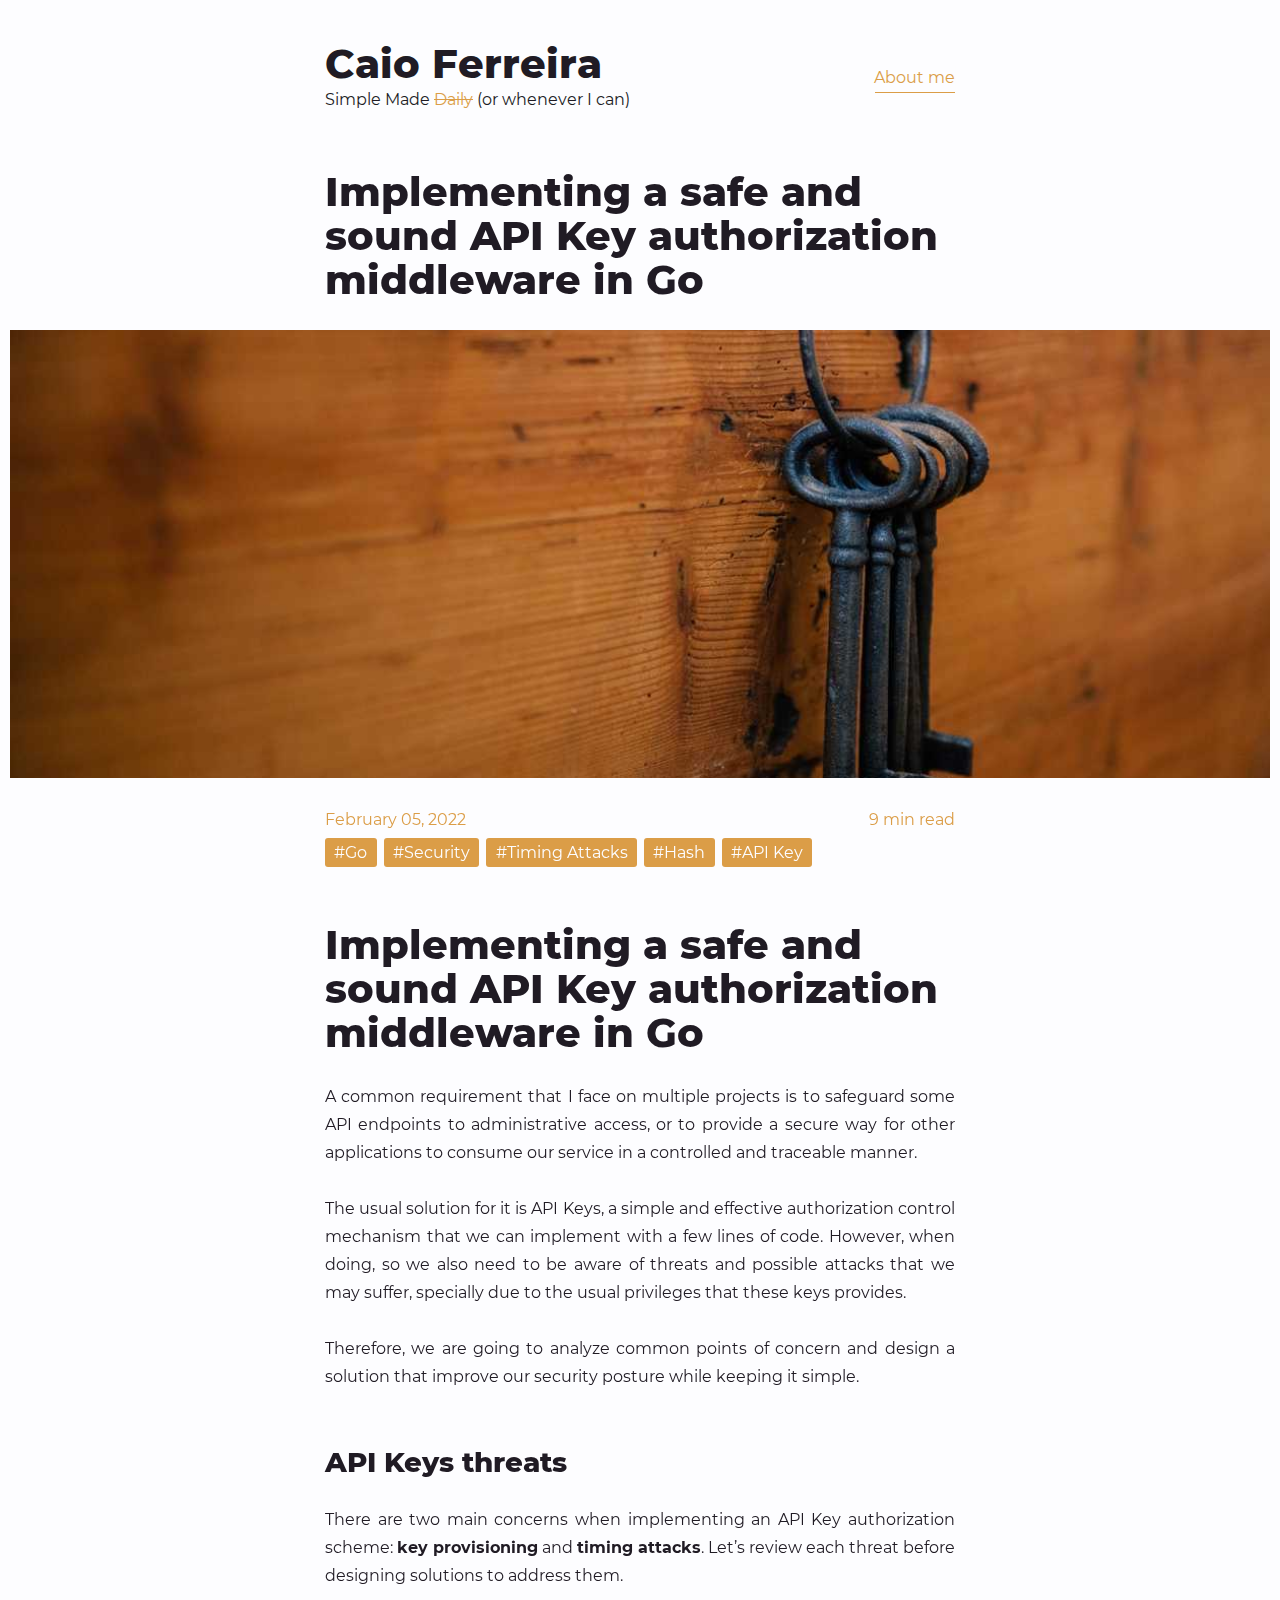
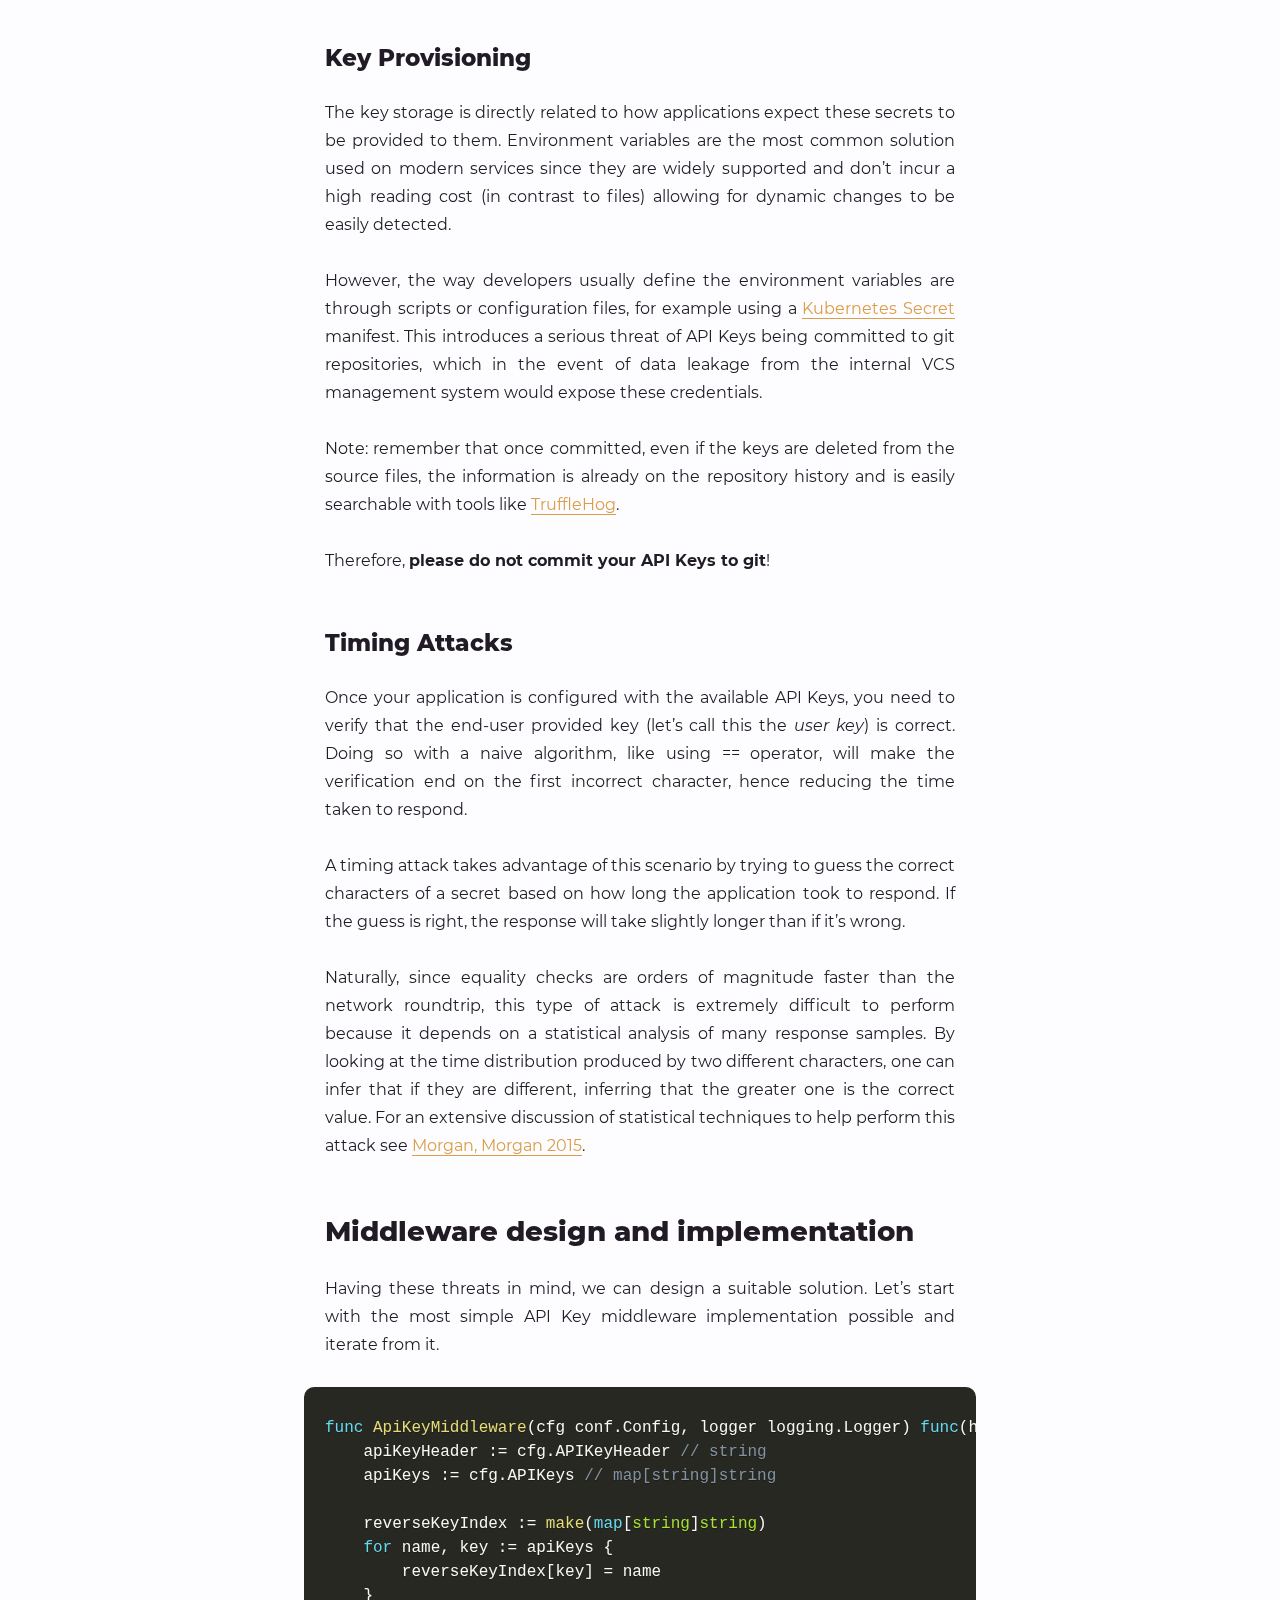
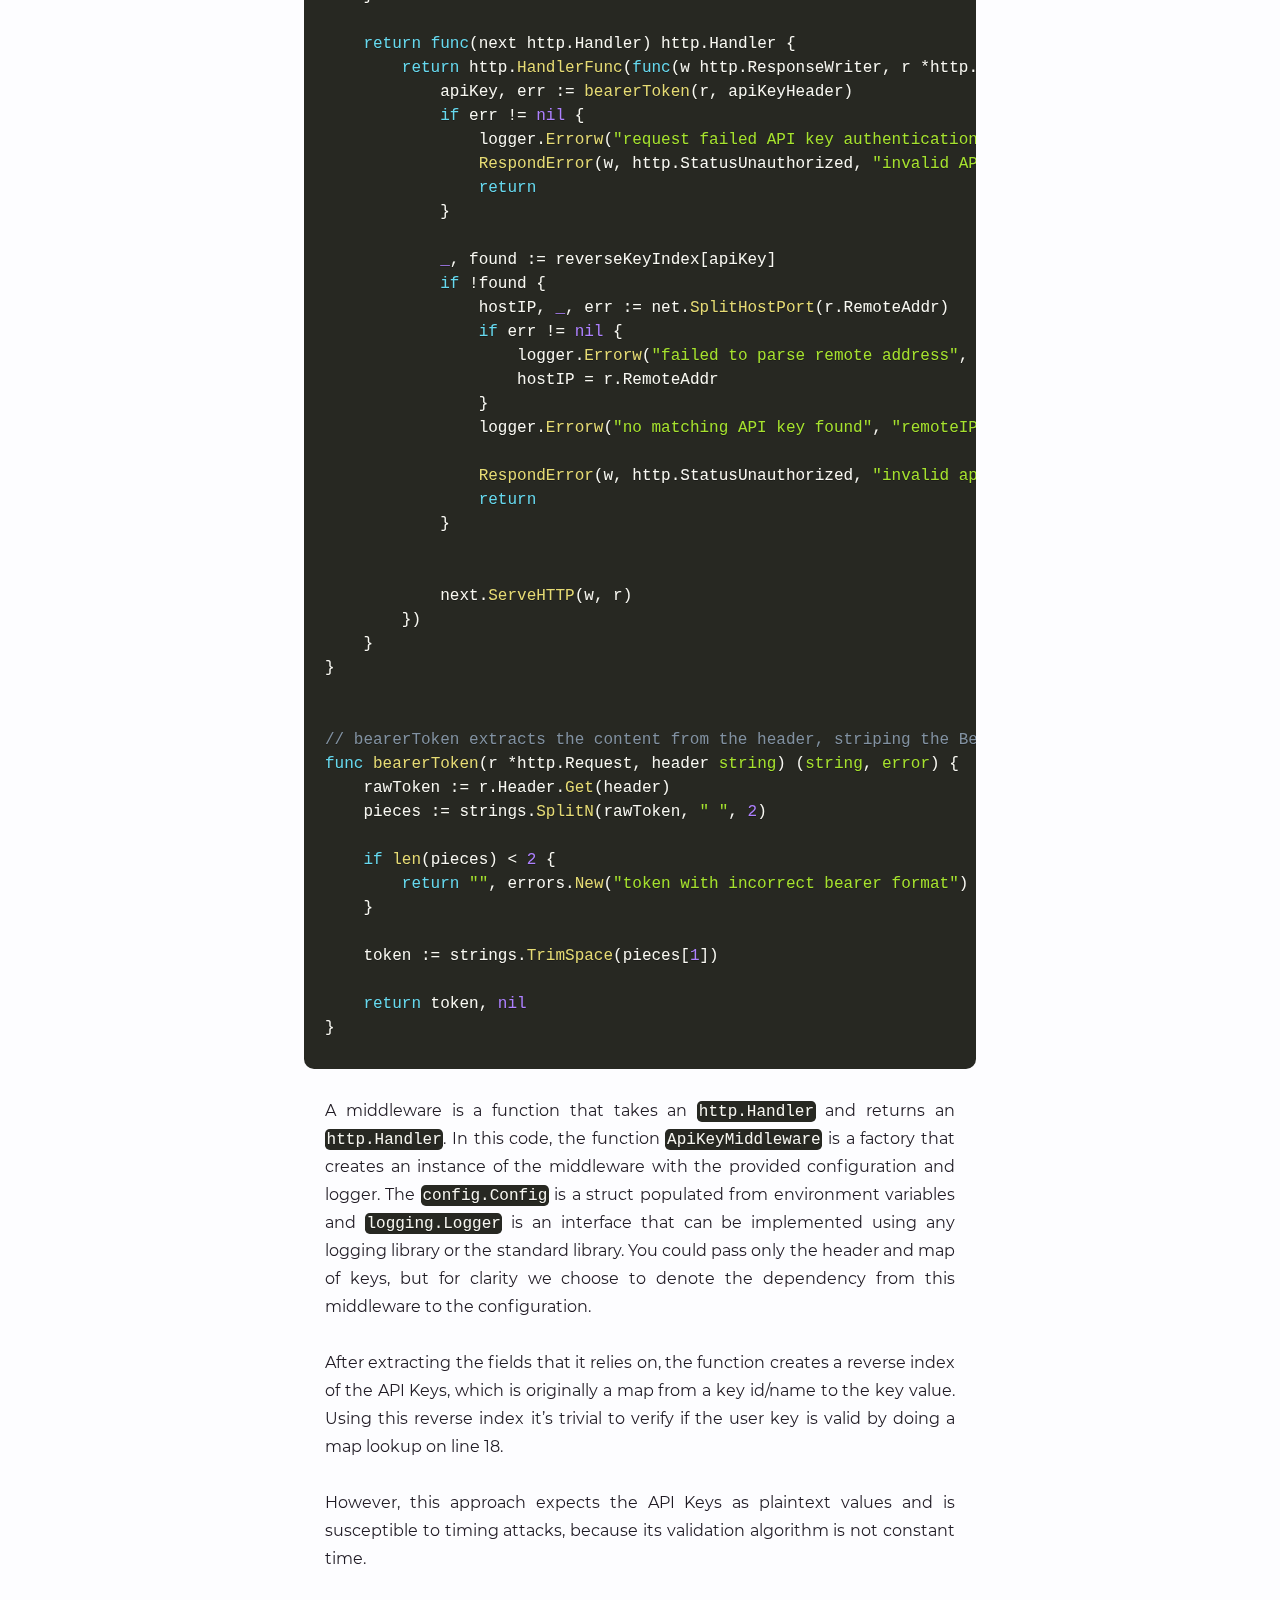
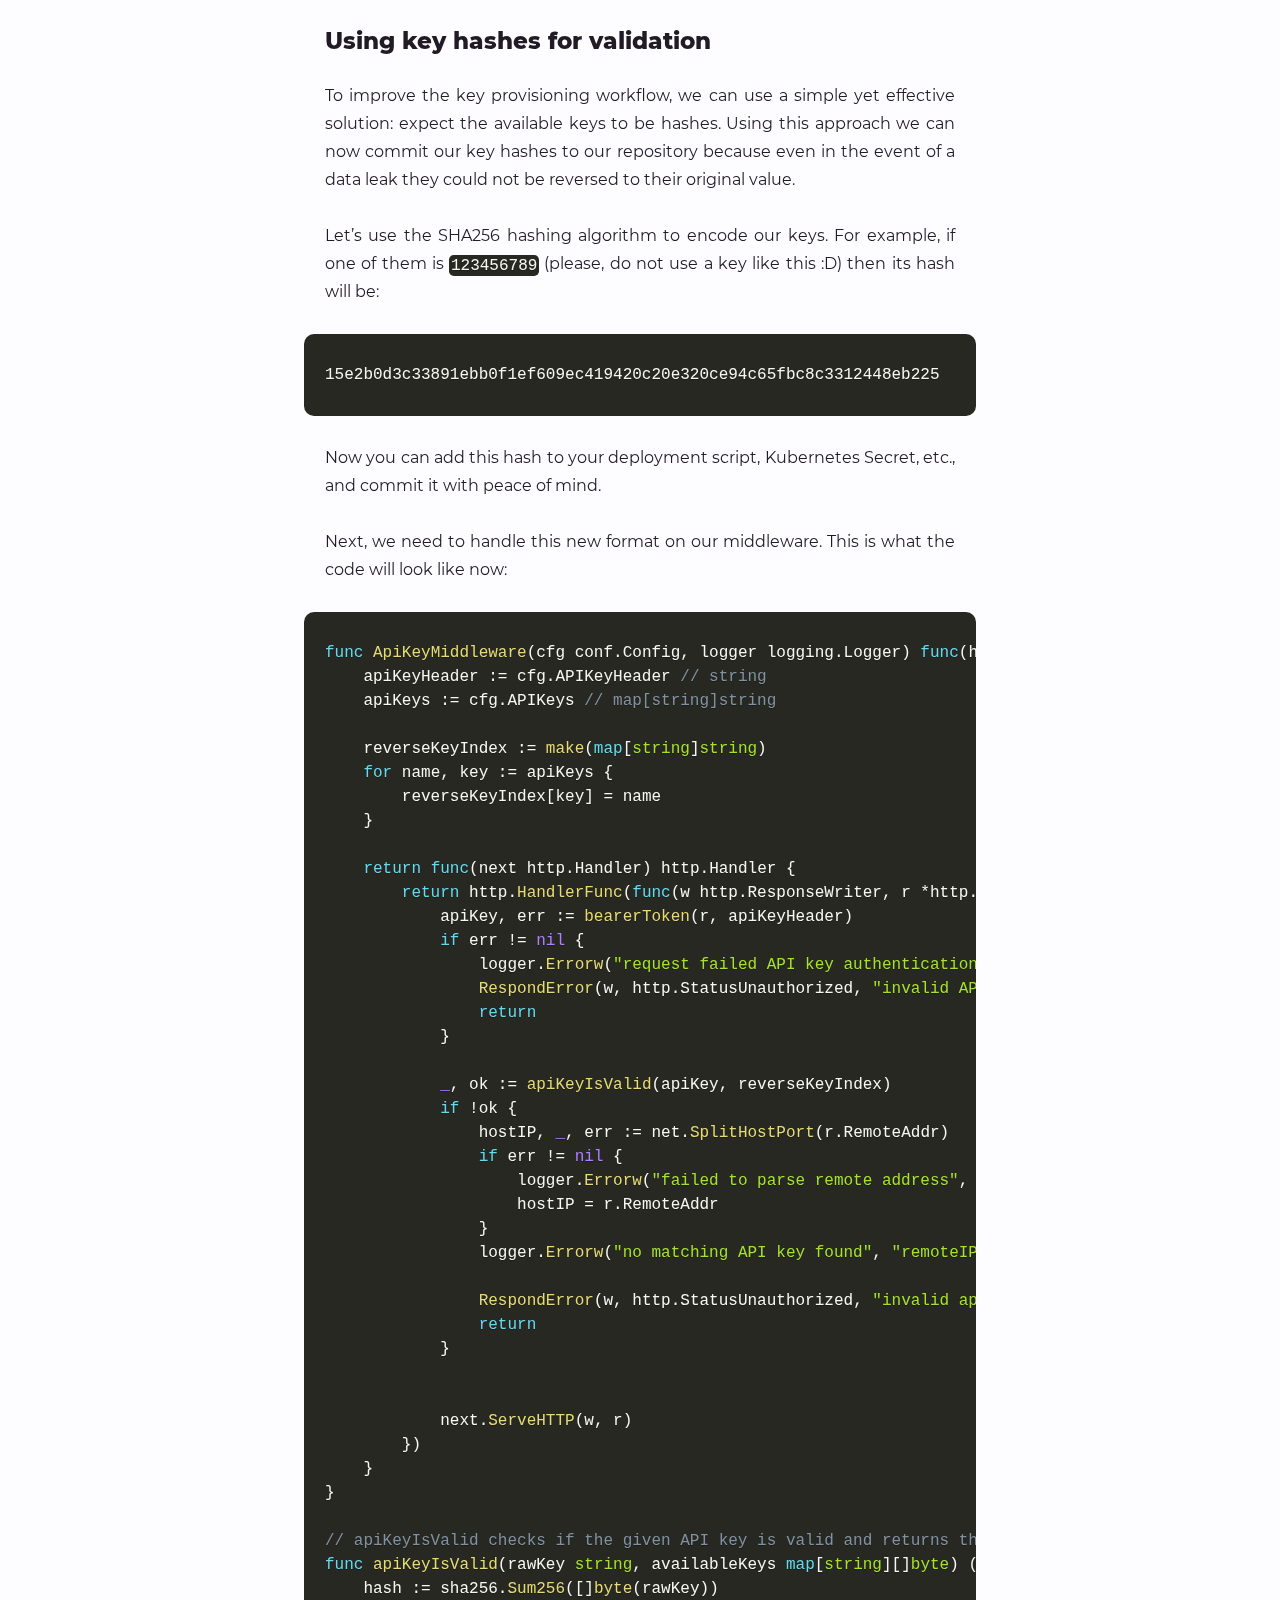
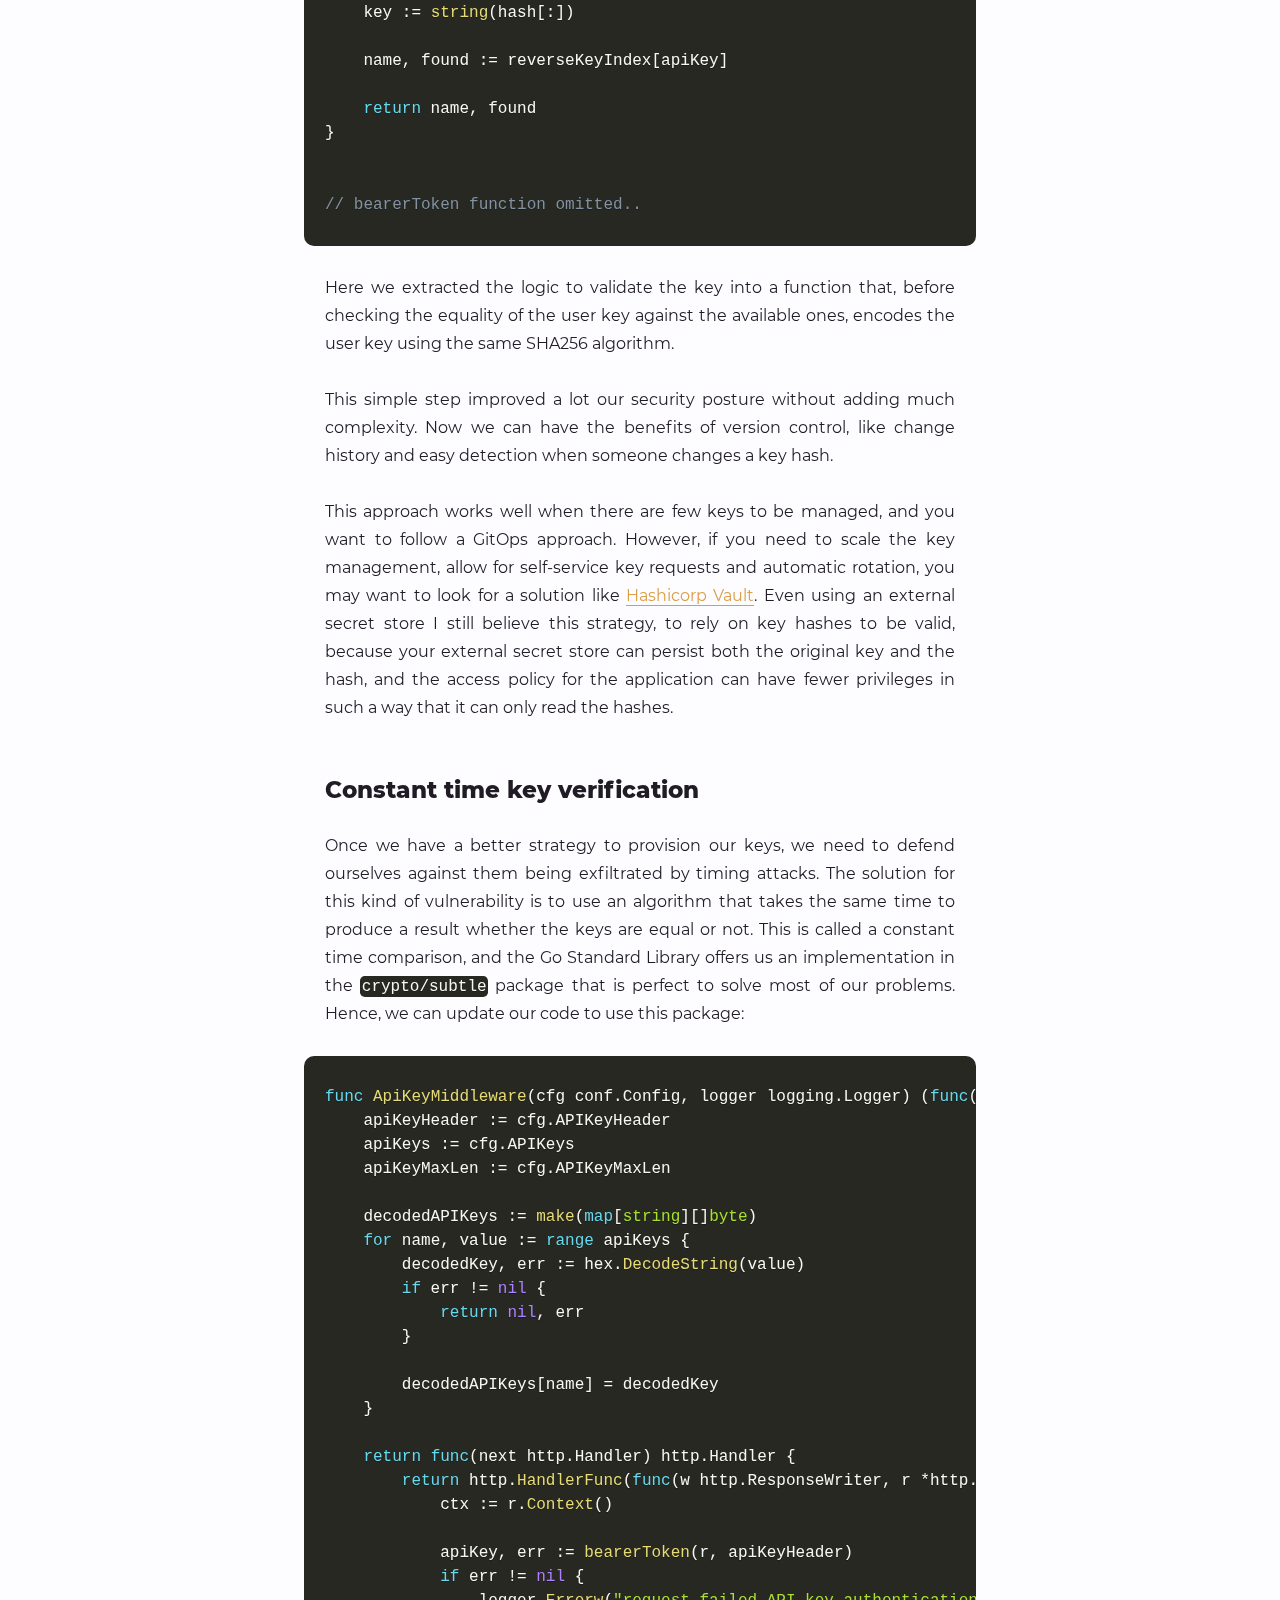
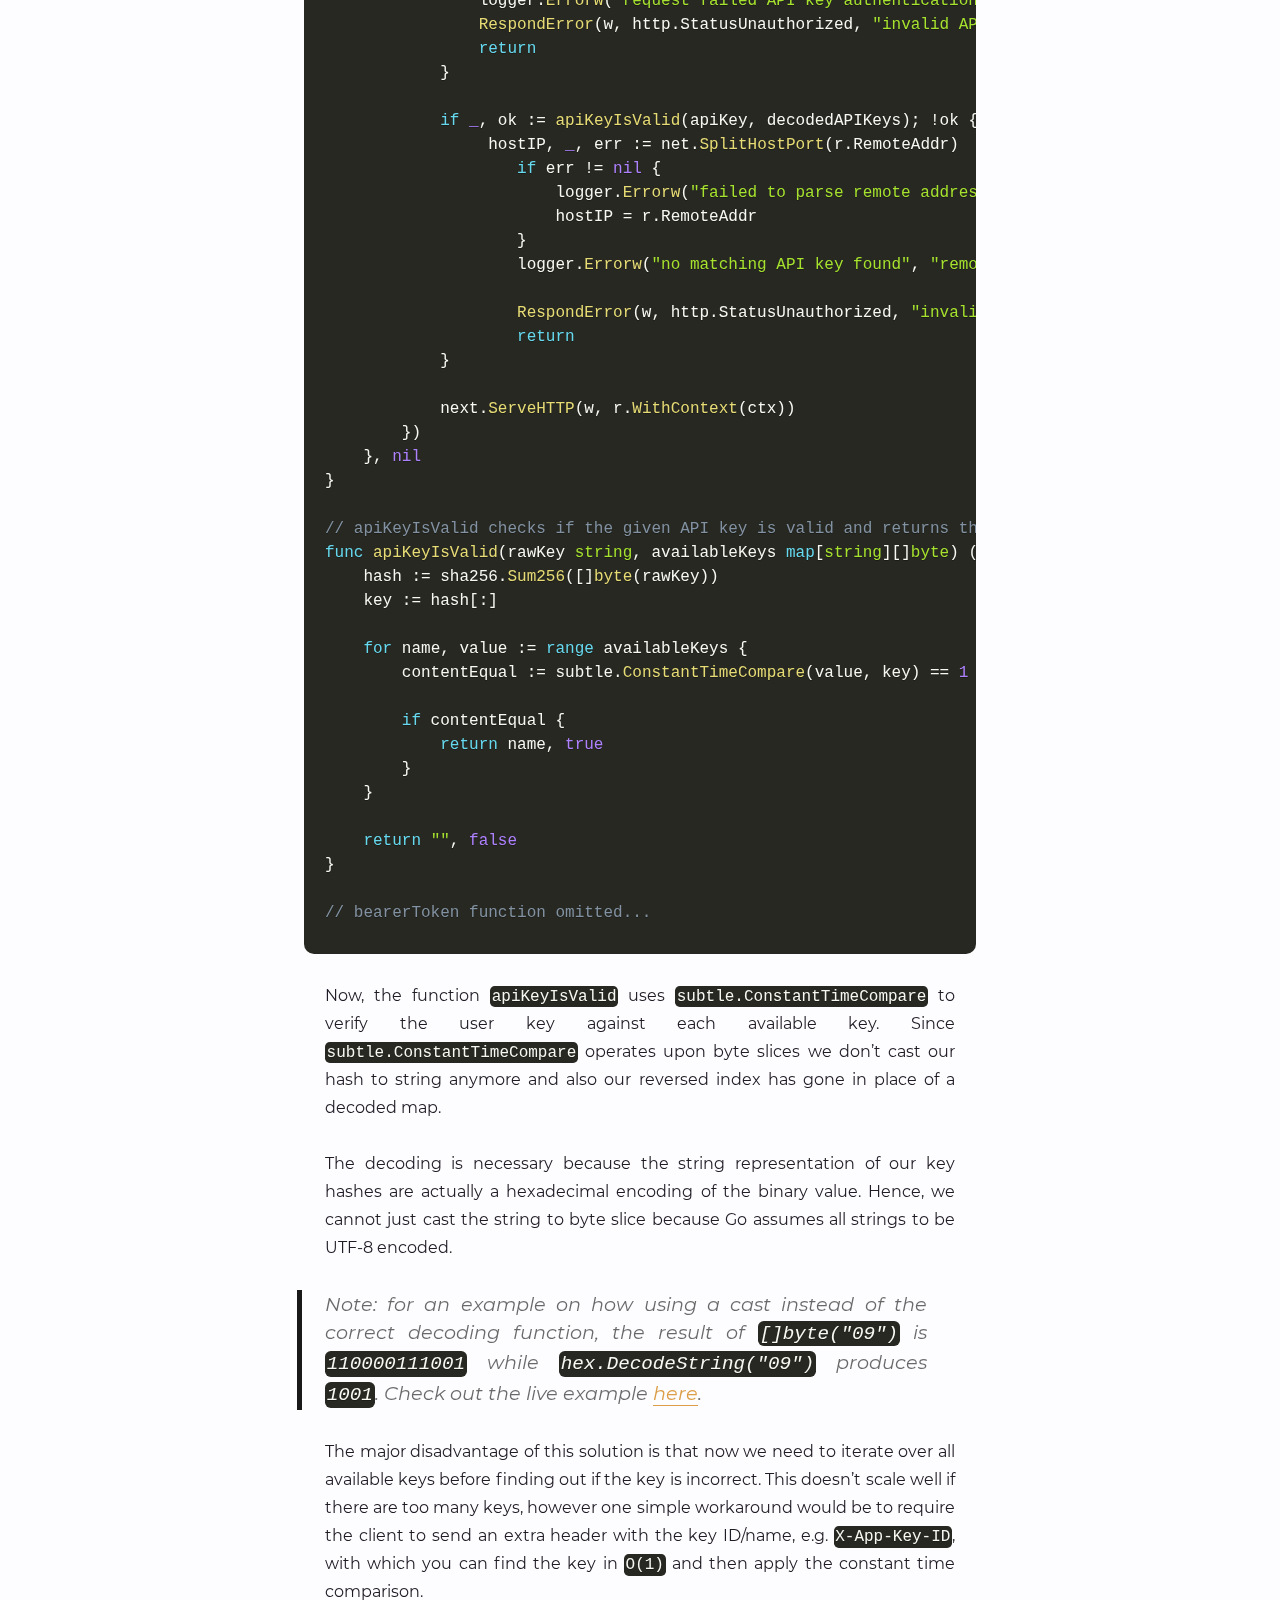
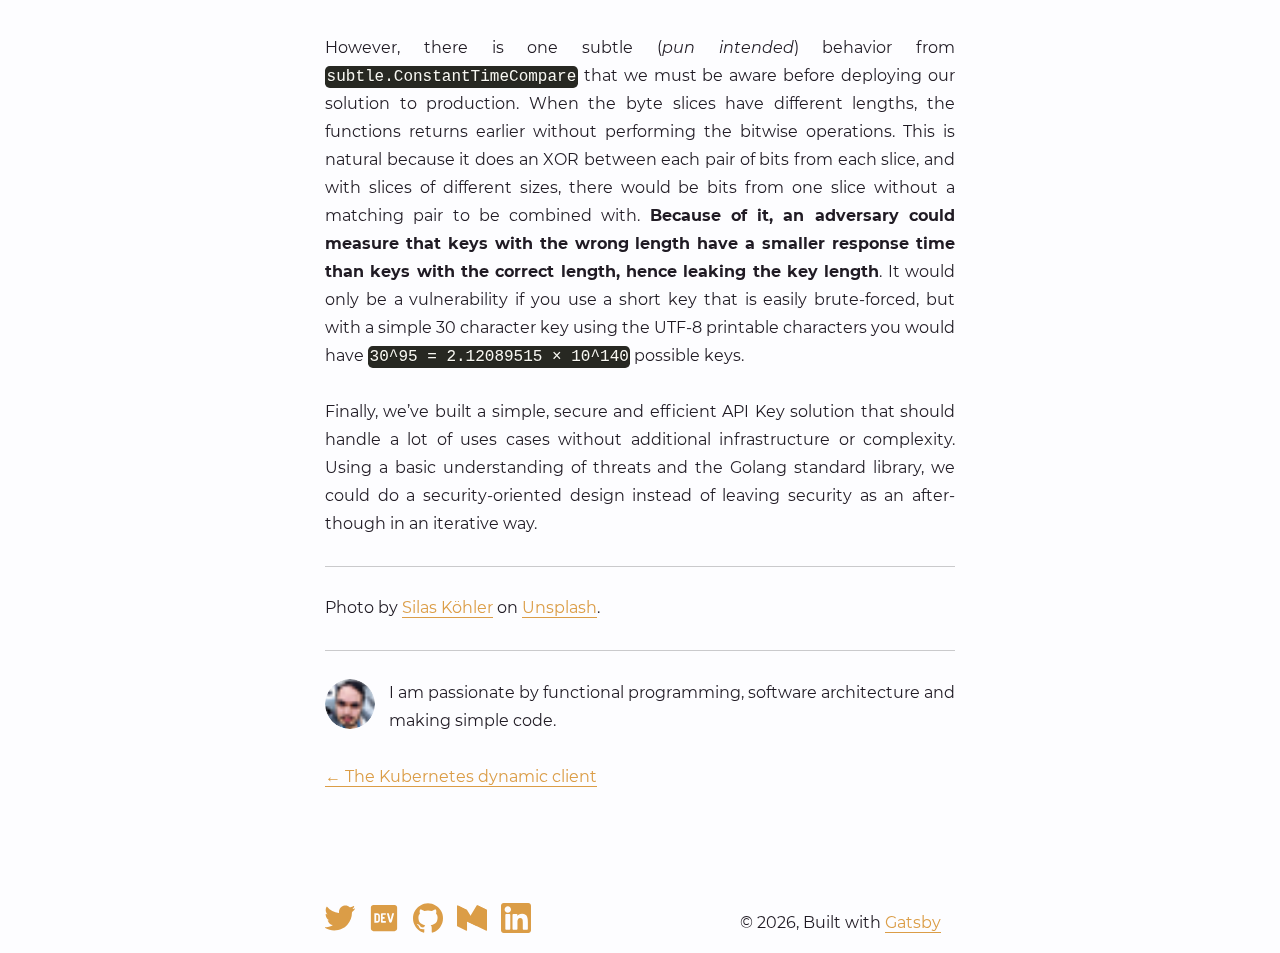
<file: post/golang-secure-api-key-middleware/index.html>
<!DOCTYPE html><html lang="en"><head><meta charSet="utf-8"/><meta http-equiv="x-ua-compatible" content="ie=edge"/><meta name="viewport" content="width=device-width, initial-scale=1, shrink-to-fit=no"/><style id="typography.js">html{font-family:sans-serif;-ms-text-size-adjust:100%;-webkit-text-size-adjust:100%}body{margin:0}article,aside,details,figcaption,figure,footer,header,main,menu,nav,section,summary{display:block}audio,canvas,progress,video{display:inline-block}audio:not([controls]){display:none;height:0}progress{vertical-align:baseline}[hidden],template{display:none}a{background-color:transparent;-webkit-text-decoration-skip:objects}a:active,a:hover{outline-width:0}abbr[title]{border-bottom:none;text-decoration:underline;text-decoration:underline dotted}b,strong{font-weight:inherit;font-weight:bolder}dfn{font-style:italic}h1{font-size:2em;margin:.67em 0}mark{background-color:#ff0;color:#000}small{font-size:80%}sub,sup{font-size:75%;line-height:0;position:relative;vertical-align:baseline}sub{bottom:-.25em}sup{top:-.5em}img{border-style:none}svg:not(:root){overflow:hidden}code,kbd,pre,samp{font-family:monospace,monospace;font-size:1em}figure{margin:1em 40px}hr{box-sizing:content-box;height:0;overflow:visible}button,input,optgroup,select,textarea{font:inherit;margin:0}optgroup{font-weight:700}button,input{overflow:visible}button,select{text-transform:none}[type=reset],[type=submit],button,html [type=button]{-webkit-appearance:button}[type=button]::-moz-focus-inner,[type=reset]::-moz-focus-inner,[type=submit]::-moz-focus-inner,button::-moz-focus-inner{border-style:none;padding:0}[type=button]:-moz-focusring,[type=reset]:-moz-focusring,[type=submit]:-moz-focusring,button:-moz-focusring{outline:1px dotted ButtonText}fieldset{border:1px solid silver;margin:0 2px;padding:.35em .625em .75em}legend{box-sizing:border-box;color:inherit;display:table;max-width:100%;padding:0;white-space:normal}textarea{overflow:auto}[type=checkbox],[type=radio]{box-sizing:border-box;padding:0}[type=number]::-webkit-inner-spin-button,[type=number]::-webkit-outer-spin-button{height:auto}[type=search]{-webkit-appearance:textfield;outline-offset:-2px}[type=search]::-webkit-search-cancel-button,[type=search]::-webkit-search-decoration{-webkit-appearance:none}::-webkit-input-placeholder{color:inherit;opacity:.54}::-webkit-file-upload-button{-webkit-appearance:button;font:inherit}html{font:100%/1.75 'Merriweather','Georgia',serif;box-sizing:border-box;overflow-y:scroll;}*{box-sizing:inherit;}*:before{box-sizing:inherit;}*:after{box-sizing:inherit;}body{color:hsla(0,0%,0%,0.9);font-family:'Merriweather','Georgia',serif;font-weight:400;word-wrap:break-word;font-kerning:normal;-moz-font-feature-settings:"kern", "liga", "clig", "calt";-ms-font-feature-settings:"kern", "liga", "clig", "calt";-webkit-font-feature-settings:"kern", "liga", "clig", "calt";font-feature-settings:"kern", "liga", "clig", "calt";}img{max-width:100%;margin-left:0;margin-right:0;margin-top:0;padding-bottom:0;padding-left:0;padding-right:0;padding-top:0;margin-bottom:1.75rem;}h1{margin-left:0;margin-right:0;margin-top:0;padding-bottom:0;padding-left:0;padding-right:0;padding-top:0;margin-bottom:1.75rem;color:inherit;font-family:Montserrat,sans-serif;font-weight:900;text-rendering:optimizeLegibility;font-size:2.5rem;line-height:1.1;}h2{margin-left:0;margin-right:0;margin-top:0;padding-bottom:0;padding-left:0;padding-right:0;padding-top:0;margin-bottom:1.75rem;color:inherit;font-family:'Merriweather','Georgia',serif;font-weight:900;text-rendering:optimizeLegibility;font-size:1.73286rem;line-height:1.1;}h3{margin-left:0;margin-right:0;margin-top:0;padding-bottom:0;padding-left:0;padding-right:0;padding-top:0;margin-bottom:1.75rem;color:inherit;font-family:'Merriweather','Georgia',serif;font-weight:900;text-rendering:optimizeLegibility;font-size:1.4427rem;line-height:1.1;}h4{margin-left:0;margin-right:0;margin-top:0;padding-bottom:0;padding-left:0;padding-right:0;padding-top:0;margin-bottom:1.75rem;color:inherit;font-family:'Merriweather','Georgia',serif;font-weight:900;text-rendering:optimizeLegibility;font-size:1rem;line-height:1.1;letter-spacing:0.140625em;text-transform:uppercase;}h5{margin-left:0;margin-right:0;margin-top:0;padding-bottom:0;padding-left:0;padding-right:0;padding-top:0;margin-bottom:1.75rem;color:inherit;font-family:'Merriweather','Georgia',serif;font-weight:900;text-rendering:optimizeLegibility;font-size:0.83255rem;line-height:1.1;}h6{margin-left:0;margin-right:0;margin-top:0;padding-bottom:0;padding-left:0;padding-right:0;padding-top:0;margin-bottom:1.75rem;color:inherit;font-family:'Merriweather','Georgia',serif;font-weight:900;text-rendering:optimizeLegibility;font-size:0.75966rem;line-height:1.1;font-style:italic;}hgroup{margin-left:0;margin-right:0;margin-top:0;padding-bottom:0;padding-left:0;padding-right:0;padding-top:0;margin-bottom:1.75rem;}ul{margin-left:1.75rem;margin-right:0;margin-top:0;padding-bottom:0;padding-left:0;padding-right:0;padding-top:0;margin-bottom:1.75rem;list-style-position:outside;list-style-image:none;list-style:disc;}ol{margin-left:1.75rem;margin-right:0;margin-top:0;padding-bottom:0;padding-left:0;padding-right:0;padding-top:0;margin-bottom:1.75rem;list-style-position:outside;list-style-image:none;}dl{margin-left:0;margin-right:0;margin-top:0;padding-bottom:0;padding-left:0;padding-right:0;padding-top:0;margin-bottom:1.75rem;}dd{margin-left:0;margin-right:0;margin-top:0;padding-bottom:0;padding-left:0;padding-right:0;padding-top:0;margin-bottom:1.75rem;}p{margin-left:0;margin-right:0;margin-top:0;padding-bottom:0;padding-left:0;padding-right:0;padding-top:0;margin-bottom:1.75rem;}figure{margin-left:0;margin-right:0;margin-top:0;padding-bottom:0;padding-left:0;padding-right:0;padding-top:0;margin-bottom:1.75rem;}pre{margin-left:0;margin-right:0;margin-top:0;padding-bottom:0;padding-left:0;padding-right:0;padding-top:0;margin-bottom:1.75rem;font-size:0.85rem;line-height:1.75rem;}table{margin-left:0;margin-right:0;margin-top:0;padding-bottom:0;padding-left:0;padding-right:0;padding-top:0;margin-bottom:1.75rem;font-size:1rem;line-height:1.75rem;border-collapse:collapse;width:100%;}fieldset{margin-left:0;margin-right:0;margin-top:0;padding-bottom:0;padding-left:0;padding-right:0;padding-top:0;margin-bottom:1.75rem;}blockquote{margin-left:-1.75rem;margin-right:1.75rem;margin-top:0;padding-bottom:0;padding-left:1.42188rem;padding-right:0;padding-top:0;margin-bottom:1.75rem;font-size:1.20112rem;line-height:1.75rem;color:hsla(0,0%,0%,0.59);font-style:italic;border-left:0.32813rem solid hsla(0,0%,0%,0.9);}form{margin-left:0;margin-right:0;margin-top:0;padding-bottom:0;padding-left:0;padding-right:0;padding-top:0;margin-bottom:1.75rem;}noscript{margin-left:0;margin-right:0;margin-top:0;padding-bottom:0;padding-left:0;padding-right:0;padding-top:0;margin-bottom:1.75rem;}iframe{margin-left:0;margin-right:0;margin-top:0;padding-bottom:0;padding-left:0;padding-right:0;padding-top:0;margin-bottom:1.75rem;}hr{margin-left:0;margin-right:0;margin-top:0;padding-bottom:0;padding-left:0;padding-right:0;padding-top:0;margin-bottom:calc(1.75rem - 1px);background:hsla(0,0%,0%,0.2);border:none;height:1px;}address{margin-left:0;margin-right:0;margin-top:0;padding-bottom:0;padding-left:0;padding-right:0;padding-top:0;margin-bottom:1.75rem;}b{font-weight:700;}strong{font-weight:700;}dt{font-weight:700;}th{font-weight:700;}li{margin-bottom:calc(1.75rem / 2);}ol li{padding-left:0;}ul li{padding-left:0;}li > ol{margin-left:1.75rem;margin-bottom:calc(1.75rem / 2);margin-top:calc(1.75rem / 2);}li > ul{margin-left:1.75rem;margin-bottom:calc(1.75rem / 2);margin-top:calc(1.75rem / 2);}blockquote *:last-child{margin-bottom:0;}li *:last-child{margin-bottom:0;}p *:last-child{margin-bottom:0;}li > p{margin-bottom:calc(1.75rem / 2);}code{font-size:0.85rem;line-height:1.75rem;}kbd{font-size:0.85rem;line-height:1.75rem;}samp{font-size:0.85rem;line-height:1.75rem;}abbr{border-bottom:1px dotted hsla(0,0%,0%,0.5);cursor:help;}acronym{border-bottom:1px dotted hsla(0,0%,0%,0.5);cursor:help;}abbr[title]{border-bottom:1px dotted hsla(0,0%,0%,0.5);cursor:help;text-decoration:none;}thead{text-align:left;}td,th{text-align:left;border-bottom:1px solid hsla(0,0%,0%,0.12);font-feature-settings:"tnum";-moz-font-feature-settings:"tnum";-ms-font-feature-settings:"tnum";-webkit-font-feature-settings:"tnum";padding-left:1.16667rem;padding-right:1.16667rem;padding-top:0.875rem;padding-bottom:calc(0.875rem - 1px);}th:first-child,td:first-child{padding-left:0;}th:last-child,td:last-child{padding-right:0;}blockquote > :last-child{margin-bottom:0;}blockquote cite{font-size:1rem;line-height:1.75rem;color:hsla(0,0%,0%,0.9);font-weight:400;}blockquote cite:before{content:"— ";}ul,ol{margin-left:0;}@media only screen and (max-width:480px){ul,ol{margin-left:1.75rem;}blockquote{margin-left:-1.3125rem;margin-right:0;padding-left:0.98438rem;}}h1,h2,h3,h4,h5,h6{margin-top:3.5rem;}a{box-shadow:0 1px 0 0 currentColor;color:var(--secondary);text-decoration:none;}a:hover,a:active{box-shadow:none;}mark,ins{background:#007acc;color:white;padding:0.10938rem 0.21875rem;text-decoration:none;}a:hover{color:var(--hover);}h1, h2, h3, h4, h5, h6{font-family:inherit;font-weight:800;text-align:left;}a.gatsby-resp-image-link{box-shadow:none;}</style><style data-href="/styles.286ec0a773165cd5aeae.css" id="gatsby-global-css">@font-face{font-family:Montserrat;font-style:normal;font-display:swap;font-weight:100;src:local("Montserrat Thin "),local("Montserrat-Thin"),url(/static/montserrat-latin-100-191cc9f50f3b76b9617cb383f19acb7d.woff2) format("woff2"),url(/static/montserrat-latin-100-370318464551d5f25b0f0a78f374faac.woff) format("woff")}@font-face{font-family:Montserrat;font-style:italic;font-display:swap;font-weight:100;src:local("Montserrat Thin italic"),local("Montserrat-Thinitalic"),url(/static/montserrat-latin-100italic-bdeaeb79db315697bd173a55b097dc18.woff2) format("woff2"),url(/static/montserrat-latin-100italic-ecf7d49386e8f265878e735db34a7c4b.woff) format("woff")}@font-face{font-family:Montserrat;font-style:normal;font-display:swap;font-weight:200;src:local("Montserrat Extra Light "),local("Montserrat-Extra Light"),url(/static/montserrat-latin-200-85d5ef9db7f2dc6979172a4a3b2c57cb.woff2) format("woff2"),url(/static/montserrat-latin-200-1fc98e126a3d152549240e6244d7e669.woff) format("woff")}@font-face{font-family:Montserrat;font-style:italic;font-display:swap;font-weight:200;src:local("Montserrat Extra Light italic"),local("Montserrat-Extra Lightitalic"),url(/static/montserrat-latin-200italic-49095760a498d024fe1a85a078850df9.woff2) format("woff2"),url(/static/montserrat-latin-200italic-fe46cf8b9462c820457d3bf537e4057f.woff) format("woff")}@font-face{font-family:Montserrat;font-style:normal;font-display:swap;font-weight:300;src:local("Montserrat Light "),local("Montserrat-Light"),url(/static/montserrat-latin-300-7c3daf12b706645b5d3710f863a4da04.woff2) format("woff2"),url(/static/montserrat-latin-300-8dc95fab9cf98d02ca8d76e97d3dff60.woff) format("woff")}@font-face{font-family:Montserrat;font-style:italic;font-display:swap;font-weight:300;src:local("Montserrat Light italic"),local("Montserrat-Lightitalic"),url(/static/montserrat-latin-300italic-f20b178ca2024a5eac8e42e6649db86c.woff2) format("woff2"),url(/static/montserrat-latin-300italic-3fe16939288856e8e828fa2661bf2354.woff) format("woff")}@font-face{font-family:Montserrat;font-style:normal;font-display:swap;font-weight:400;src:local("Montserrat Regular "),local("Montserrat-Regular"),url(/static/montserrat-latin-400-bc3aa95dca08f5fee5291e34959c27bc.woff2) format("woff2"),url(/static/montserrat-latin-400-8102c4838f9e3d08dad644290a9cb701.woff) format("woff")}@font-face{font-family:Montserrat;font-style:italic;font-display:swap;font-weight:400;src:local("Montserrat Regular italic"),local("Montserrat-Regularitalic"),url(/static/montserrat-latin-400italic-5cad650422a7184467af5a4d17b264c4.woff2) format("woff2"),url(/static/montserrat-latin-400italic-d191f22af3bb50902b99ac577f81a322.woff) format("woff")}@font-face{font-family:Montserrat;font-style:normal;font-display:swap;font-weight:500;src:local("Montserrat Medium "),local("Montserrat-Medium"),url(/static/montserrat-latin-500-92d16e458625f4d2c8940f6bdca0ff09.woff2) format("woff2"),url(/static/montserrat-latin-500-8b763220218ffc11c57c84ddb80e7b26.woff) format("woff")}@font-face{font-family:Montserrat;font-style:italic;font-display:swap;font-weight:500;src:local("Montserrat Medium italic"),local("Montserrat-Mediumitalic"),url(/static/montserrat-latin-500italic-47bfcca6b69d6a9acca7a8bff17193e2.woff2) format("woff2"),url(/static/montserrat-latin-500italic-72c01f753c3940c0b9cb6bf2389caddf.woff) format("woff")}@font-face{font-family:Montserrat;font-style:normal;font-display:swap;font-weight:600;src:local("Montserrat SemiBold "),local("Montserrat-SemiBold"),url(/static/montserrat-latin-600-6fb1b5623e528e27c18658fecf5ee0ee.woff2) format("woff2"),url(/static/montserrat-latin-600-7c839d15a6f54e7025ba8c0c4b333e8f.woff) format("woff")}@font-face{font-family:Montserrat;font-style:italic;font-display:swap;font-weight:600;src:local("Montserrat SemiBold italic"),local("Montserrat-SemiBolditalic"),url(/static/montserrat-latin-600italic-60789af1c9338ed1a9546722ec54b4f7.woff2) format("woff2"),url(/static/montserrat-latin-600italic-f3d4de8d0afb19e777c79032ce828e3d.woff) format("woff")}@font-face{font-family:Montserrat;font-style:normal;font-display:swap;font-weight:700;src:local("Montserrat Bold "),local("Montserrat-Bold"),url(/static/montserrat-latin-700-39d93cf678c740f9f6b2b1cfde34bee3.woff2) format("woff2"),url(/static/montserrat-latin-700-80f10bd382f0df1cd650fec59f3c9394.woff) format("woff")}@font-face{font-family:Montserrat;font-style:italic;font-display:swap;font-weight:700;src:local("Montserrat Bold italic"),local("Montserrat-Bolditalic"),url(/static/montserrat-latin-700italic-ba136d97b14e82284dd595e257f11c47.woff2) format("woff2"),url(/static/montserrat-latin-700italic-8c98142b425630821139c24bd1698700.woff) format("woff")}@font-face{font-family:Montserrat;font-style:normal;font-display:swap;font-weight:800;src:local("Montserrat ExtraBold "),local("Montserrat-ExtraBold"),url(/static/montserrat-latin-800-b7018be9ed6cd94da8b6675b3a468c3b.woff2) format("woff2"),url(/static/montserrat-latin-800-9a9befcf50d64f9d2d19d8b1d1984add.woff) format("woff")}@font-face{font-family:Montserrat;font-style:italic;font-display:swap;font-weight:800;src:local("Montserrat ExtraBold italic"),local("Montserrat-ExtraBolditalic"),url(/static/montserrat-latin-800italic-540ffdd223d1a9ad3d4e678e1a23372e.woff2) format("woff2"),url(/static/montserrat-latin-800italic-897086f99f4e1f45e6b1e9368527d0bc.woff) format("woff")}@font-face{font-family:Montserrat;font-style:normal;font-display:swap;font-weight:900;src:local("Montserrat Black "),local("Montserrat-Black"),url(/static/montserrat-latin-900-58cd789700850375b834e8b6776002eb.woff2) format("woff2"),url(/static/montserrat-latin-900-26d42c9428780e545a540bbb50c84bce.woff) format("woff")}@font-face{font-family:Montserrat;font-style:italic;font-display:swap;font-weight:900;src:local("Montserrat Black italic"),local("Montserrat-Blackitalic"),url(/static/montserrat-latin-900italic-451157bc8861fe54f523b3669a3def71.woff2) format("woff2"),url(/static/montserrat-latin-900italic-a8ec4957e1c24f5793305763ad9845b3.woff) format("woff")}@font-face{font-family:Merriweather;font-style:normal;font-display:swap;font-weight:300;src:local("Merriweather Light "),local("Merriweather-Light"),url(/static/merriweather-latin-300-b1158cfcd4aacb9d8fb61625e37af46a.woff2) format("woff2"),url(/static/merriweather-latin-300-cc7de05e166e90320d7d896e0f72a19d.woff) format("woff")}@font-face{font-family:Merriweather;font-style:italic;font-display:swap;font-weight:300;src:local("Merriweather Light italic"),local("Merriweather-Lightitalic"),url(/static/merriweather-latin-300italic-8fe52a48089d6ebe46db0b8e7cc66263.woff2) format("woff2"),url(/static/merriweather-latin-300italic-e1331f5397c2a673f9d3765138debdb5.woff) format("woff")}@font-face{font-family:Merriweather;font-style:normal;font-display:swap;font-weight:400;src:local("Merriweather Regular "),local("Merriweather-Regular"),url(/static/merriweather-latin-400-8276fdb72ae8f4714d4e6eba704cc39f.woff2) format("woff2"),url(/static/merriweather-latin-400-69f09800f4f6479d06e44eba837df872.woff) format("woff")}@font-face{font-family:Merriweather;font-style:italic;font-display:swap;font-weight:400;src:local("Merriweather Regular italic"),local("Merriweather-Regularitalic"),url(/static/merriweather-latin-400italic-3a9be9ea9f7aa4af6de7307df21d9fc0.woff2) format("woff2"),url(/static/merriweather-latin-400italic-d76079ed7541a433a54f79316de086e9.woff) format("woff")}@font-face{font-family:Merriweather;font-style:normal;font-display:swap;font-weight:700;src:local("Merriweather Bold "),local("Merriweather-Bold"),url(/static/merriweather-latin-700-fa534be7ffa380e39a7f6e03bf9a5e03.woff2) format("woff2"),url(/static/merriweather-latin-700-ba56ea84b8084b7ff9677f50d3cd81bd.woff) format("woff")}@font-face{font-family:Merriweather;font-style:italic;font-display:swap;font-weight:700;src:local("Merriweather Bold italic"),local("Merriweather-Bolditalic"),url(/static/merriweather-latin-700italic-1ef5edaaa20ae53ea50399884c5e48c6.woff2) format("woff2"),url(/static/merriweather-latin-700italic-534bc9e7ce93c73d73426e46acd78092.woff) format("woff")}@font-face{font-family:Merriweather;font-style:normal;font-display:swap;font-weight:900;src:local("Merriweather Black "),local("Merriweather-Black"),url(/static/merriweather-latin-900-7528fb70e8a4a82c7305e72ff43ac25f.woff2) format("woff2"),url(/static/merriweather-latin-900-3799b6e2f5ed3fcccf9d7a708d7419fa.woff) format("woff")}@font-face{font-family:Merriweather;font-style:italic;font-display:swap;font-weight:900;src:local("Merriweather Black italic"),local("Merriweather-Blackitalic"),url(/static/merriweather-latin-900italic-e1b4d2aaa78e12ad84aaf8a56321e4c2.woff2) format("woff2"),url(/static/merriweather-latin-900italic-2ae22f731b3424e8dbb4b37f7ca6e708.woff) format("woff")}code[class*=language-],pre[class*=language-]{color:#f8f8f2;background:none;text-shadow:0 1px rgba(0,0,0,.3);font-family:Consolas,Monaco,Andale Mono,Ubuntu Mono,monospace;font-size:1em;text-align:left;white-space:pre;word-spacing:normal;word-break:normal;word-wrap:normal;line-height:1.5;-moz-tab-size:4;-o-tab-size:4;tab-size:4;-webkit-hyphens:none;-ms-hyphens:none;hyphens:none}pre[class*=language-]{padding:1em;margin:.5em 0;overflow:auto;border-radius:.3em}:not(pre)>code[class*=language-],pre[class*=language-]{background:#272822}:not(pre)>code[class*=language-]{padding:.1em;border-radius:.3em;white-space:normal}.token.cdata,.token.comment,.token.doctype,.token.prolog{color:#8292a2}.token.punctuation{color:#f8f8f2}.token.namespace{opacity:.7}.token.constant,.token.deleted,.token.property,.token.symbol,.token.tag{color:#f92672}.token.boolean,.token.number{color:#ae81ff}.token.attr-name,.token.builtin,.token.char,.token.inserted,.token.selector,.token.string{color:#a6e22e}.language-css .token.string,.style .token.string,.token.entity,.token.operator,.token.url,.token.variable{color:#f8f8f2}.token.atrule,.token.attr-value,.token.class-name,.token.function{color:#e6db74}.token.keyword{color:#66d9ef}.token.important,.token.regex{color:#fd971f}.token.bold,.token.important{font-weight:700}.token.italic{font-style:italic}.token.entity{cursor:help}.gatsby-highlight{background:#272822;margin-bottom:1.75rem;margin-left:-1.3125rem;margin-right:-1.3125rem;border-radius:10px;overflow:auto;-webkit-overflow-scrolling:touch}.gatsby-highlight>pre[class*=language-]{overflow:auto;padding:1.3125rem}@font-face{font-display:swap;font-family:Montserrat;font-weight:400;font-style:normal;src:url(/static/Montserrat-400-bc3aa95dca08f5fee5291e34959c27bc.woff2) format("woff2") font-weight-normal,url(/static/Montserrat-400-8102c4838f9e3d08dad644290a9cb701.woff) format("woff") font-weight-normal,url(/static/Montserrat-400-6a9e85ac9247f5848db957b873c62e0c.ttf) format("truetype") font-weight-normal,url(/static/Montserrat-700-39d93cf678c740f9f6b2b1cfde34bee3.woff2) format("woff2") font-weight-bold,url(/static/Montserrat-700-80f10bd382f0df1cd650fec59f3c9394.woff) format("woff") font-weight-bold,url(/static/Montserrat-700-7432889d57c68a13a4984a756d923a07.ttf) format("truetype") font-weight-bold}:root{--bg:#fdfdff;--primary:#201b24;--secondary:#db9d47;--hover:#ff784f}body{font-family:Montserrat,"sans-serif"}@media (max-width:768px){footer{flex-direction:column}}footer{display:flex;justify-content:space-between;align-items:center}</style><meta name="generator" content="Gatsby 2.32.6"/><link rel="preconnect" href="https://www.google-analytics.com"/><link rel="dns-prefetch" href="https://www.google-analytics.com"/><link rel="icon" href="/favicon-32x32.png?v=62dcc2ca9c3cd2d1abc7505583298b71" type="image/png"/><link rel="icon" href="/favicon.svg?v=62dcc2ca9c3cd2d1abc7505583298b71" type="image/svg+xml"/><link rel="manifest" href="/manifest.webmanifest" crossorigin="anonymous"/><meta name="theme-color" content="#db9d47"/><link rel="apple-touch-icon" sizes="48x48" href="/icons/icon-48x48.png?v=62dcc2ca9c3cd2d1abc7505583298b71"/><link rel="apple-touch-icon" sizes="72x72" href="/icons/icon-72x72.png?v=62dcc2ca9c3cd2d1abc7505583298b71"/><link rel="apple-touch-icon" sizes="96x96" href="/icons/icon-96x96.png?v=62dcc2ca9c3cd2d1abc7505583298b71"/><link rel="apple-touch-icon" sizes="144x144" href="/icons/icon-144x144.png?v=62dcc2ca9c3cd2d1abc7505583298b71"/><link rel="apple-touch-icon" sizes="192x192" href="/icons/icon-192x192.png?v=62dcc2ca9c3cd2d1abc7505583298b71"/><link rel="apple-touch-icon" sizes="256x256" href="/icons/icon-256x256.png?v=62dcc2ca9c3cd2d1abc7505583298b71"/><link rel="apple-touch-icon" sizes="384x384" href="/icons/icon-384x384.png?v=62dcc2ca9c3cd2d1abc7505583298b71"/><link rel="apple-touch-icon" sizes="512x512" href="/icons/icon-512x512.png?v=62dcc2ca9c3cd2d1abc7505583298b71"/><link rel="alternate" type="application/rss+xml" href="/rss.xml"/><title data-react-helmet="true">Implementing a safe and sound API Key authorization middleware in Go | Caio Ferreira</title><meta data-react-helmet="true" name="description" content="How to design a more secure API Key handling in Go"/><meta data-react-helmet="true" property="og:title" content="Implementing a safe and sound API Key authorization middleware in Go"/><meta data-react-helmet="true" property="og:description" content="How to design a more secure API Key handling in Go"/><meta data-react-helmet="true" property="og:type" content="website"/><meta data-react-helmet="true" name="twitter:card" content="summary"/><meta data-react-helmet="true" name="twitter:creator" content="Caio Ferreira"/><meta data-react-helmet="true" name="twitter:title" content="Implementing a safe and sound API Key authorization middleware in Go"/><meta data-react-helmet="true" name="twitter:description" content="How to design a more secure API Key handling in Go"/><meta data-react-helmet="true" name="keywords" content="blog, Caio Ferreira, javascript, functional programming, software architecture, Go, Security, Timing Attacks, Hash, API Key"/><style data-styled="hqzbql cINqao hiNdfp ePSoKC jGZUap kAEYIC dPmpCt bkeYwJ eIVkIG kOnNXb asniO dmlkuU buTKlK gISPTW drtymd cpTAoe fAtOsn hvxpIW eKdCzo kvEPVl dBWMCn lkPJmt eeFVyv QhiQR" data-styled-version="4.4.1">
/* sc-component-id: Headercomponent__Text-sc-10b1m6s-0 */
.dPmpCt{margin-bottom:0;}
/* sc-component-id: Headercomponent__Header-sc-10b1m6s-1 */
.hiNdfp{display:-webkit-box;display:-webkit-flex;display:-ms-flexbox;display:flex;-webkit-box-pack:justify;-webkit-justify-content:space-between;-ms-flex-pack:justify;justify-content:space-between;-webkit-align-items:center;-webkit-box-align:center;-ms-flex-align:center;align-items:center;} @media (max-width:768px){.hiNdfp{-webkit-flex-direction:column;-ms-flex-direction:column;flex-direction:column;}}
/* sc-component-id: Headercomponent__HeaderTitleWrapper-sc-10b1m6s-2 */
@media (max-width:768px){.ePSoKC{margin-bottom:10px;}}
/* sc-component-id: Headercomponent__HeaderTitle-sc-10b1m6s-3 */
.jGZUap{margin-bottom:0;margin-top:0;}
/* sc-component-id: Headercomponent__HeaderTitleLink-sc-10b1m6s-4 */
.kAEYIC{box-shadow:none;-webkit-text-decoration:none;text-decoration:none;color:inherit;} .kAEYIC:hover{color:inherit;}
/* sc-component-id: Headercomponent__SubtitleDetail-sc-10b1m6s-5 */
.bkeYwJ{color:var(--secondary);-webkit-text-decoration:line-through;text-decoration:line-through;} .bkeYwJ:hover{-webkit-text-decoration:none;text-decoration:none;color:var(--hover);}
/* sc-component-id: Headercomponent__NavigationLink-sc-10b1m6s-6 */
.eIVkIG{box-shadow:0 1.4px 0.4px -0.5px var(--secondary);}
/* sc-component-id: Footercomponent__OutgoingLink-sc-364ywr-0 */
.lkPJmt{box-shadow:none;color:var(--secondary);margin-right:0.875rem;fill:var(--secondary);} .lkPJmt:hover{fill:var(--hover);}.eeFVyv{box-shadow:0 1px 0 0 var(--secondary);color:var(--secondary);margin-right:0.875rem;fill:var(--secondary);} .eeFVyv:hover{fill:var(--hover);}
/* sc-component-id: Footercomponent__FooterWrapper-sc-364ywr-1 */
.kvEPVl{-webkit-align-items:center;-webkit-box-align:center;-ms-flex-align:center;align-items:center;margin-top:4.375rem;}
/* sc-component-id: Footercomponent__FooterMessage-sc-364ywr-3 */
.QhiQR{margin-bottom:0;}
/* sc-component-id: Layoutcomponent__Background-ao6rp0-0 */
.hqzbql{background:var(--bg);height:100%;}
/* sc-component-id: Layoutcomponent__Container-ao6rp0-1 */
.cINqao{display:-webkit-box;display:-webkit-flex;display:-ms-flexbox;display:flex;-webkit-box-pack:justify;-webkit-justify-content:space-between;-ms-flex-pack:justify;justify-content:space-between;-webkit-flex-direction:column;-ms-flex-direction:column;flex-direction:column;margin-left:auto;margin-right:auto;max-width:42rem;min-height:100vh;color:var(--primary);padding:2.625rem 1.3125rem 0.875rem 1.3125rem;}
/* sc-component-id: Biocomponent__BioWrapper-sc-1p81r7j-0 */
.fAtOsn{display:-webkit-box;display:-webkit-flex;display:-ms-flexbox;display:flex;margin-top:1.75rem;}
/* sc-component-id: Biocomponent__Avatar-sc-1p81r7j-1 */
.hvxpIW{margin-right:0.875rem;margin-bottom:0;min-width:50px;border-radius:100%;}
/* sc-component-id: blog-post__CoverImage-gi2dsk-0 */
.kOnNXb{margin-left:-50%;margin-right:-50%;margin-bottom:1.75rem;max-height:28rem;} @media (max-width:768px){.kOnNXb{margin-left:-5%;margin-right:-5%;}}
/* sc-component-id: blog-post__Metadata-gi2dsk-1 */
.asniO{color:var(--secondary);margin-bottom:1.75rem;}
/* sc-component-id: blog-post__PostDateAndTime-gi2dsk-2 */
.dmlkuU{display:-webkit-box;display:-webkit-flex;display:-ms-flexbox;display:flex;-webkit-box-pack:justify;-webkit-justify-content:space-between;-ms-flex-pack:justify;justify-content:space-between;margin-bottom:4px;}
/* sc-component-id: blog-post__TagListWrapper-gi2dsk-3 */
.buTKlK{display:-webkit-box;display:-webkit-flex;display:-ms-flexbox;display:flex;} @media (max-width:768px){.buTKlK{-webkit-flex-wrap:wrap;-ms-flex-wrap:wrap;flex-wrap:wrap;}}
/* sc-component-id: blog-post__Tag-gi2dsk-4 */
.gISPTW{margin-bottom:0;margin-right:0.4375rem;padding:0.035rem 0.58333rem;border-radius:3px;background:var(--secondary);color:var(--bg);} @media (max-width:768px){.gISPTW{margin-bottom:5px;-webkit-flex-wrap:wrap;-ms-flex-wrap:wrap;flex-wrap:wrap;}.gISPTW:last-child{margin-bottom:5px;}}
/* sc-component-id: blog-post__Content-gi2dsk-5 */
.drtymd{text-align:justify;}
/* sc-component-id: blog-post__Divider-gi2dsk-6 */
.cpTAoe{margin-bottom:1.75rem;}
/* sc-component-id: blog-post__Navigation-gi2dsk-7 */
.eKdCzo{display:-webkit-box;display:-webkit-flex;display:-ms-flexbox;display:flex;-webkit-flex-wrap:wrap;-ms-flex-wrap:wrap;flex-wrap:wrap;-webkit-box-pack:justify;-webkit-justify-content:space-between;-ms-flex-pack:justify;justify-content:space-between;list-style:none;padding:0;}</style><link as="script" rel="preload" href="/webpack-runtime-8bf09dc14d26660d4941.js"/><link as="script" rel="preload" href="/framework-6c3ead24af170cdcb87c.js"/><link as="script" rel="preload" href="/app-5add9b32f93cdcc661e3.js"/><link as="script" rel="preload" href="/styles-407fe62976dc5310c43e.js"/><link as="script" rel="preload" href="/133dca110fad53aa1997b630637bbac3134a2d14-19c09b613e5baa98dedd.js"/><link as="script" rel="preload" href="/93241701166c3169d92c9fdd395837837cace836-21be44829f86d4becf19.js"/><link as="script" rel="preload" href="/component---src-templates-blog-post-js-48fe6b50030107f110f1.js"/><link as="fetch" rel="preload" href="/page-data/post/golang-secure-api-key-middleware/page-data.json" crossorigin="anonymous"/><link as="fetch" rel="preload" href="/page-data/sq/d/143701507.json" crossorigin="anonymous"/><link as="fetch" rel="preload" href="/page-data/sq/d/3694326227.json" crossorigin="anonymous"/><link as="fetch" rel="preload" href="/page-data/sq/d/88017042.json" crossorigin="anonymous"/><link as="fetch" rel="preload" href="/page-data/app-data.json" crossorigin="anonymous"/></head><body><div id="___gatsby"><div style="outline:none" tabindex="-1" id="gatsby-focus-wrapper"><div class="Layoutcomponent__Background-ao6rp0-0 hqzbql"><div class="Layoutcomponent__Container-ao6rp0-1 cINqao"><header class="Headercomponent__Header-sc-10b1m6s-1 hiNdfp"><span class="Headercomponent__HeaderTitleWrapper-sc-10b1m6s-2 ePSoKC"><h1 class="Headercomponent__HeaderTitle-sc-10b1m6s-3 jGZUap"><a class="Headercomponent__HeaderTitleLink-sc-10b1m6s-4 kAEYIC" href="/">Caio Ferreira</a></h1><p class="Headercomponent__Text-sc-10b1m6s-0 dPmpCt">Simple Made <span class="Headercomponent__SubtitleDetail-sc-10b1m6s-5 bkeYwJ">Daily</span> (or whenever I can)</p></span><a class="Headercomponent__NavigationLink-sc-10b1m6s-6 eIVkIG" href="/about"><p class="Headercomponent__Text-sc-10b1m6s-0 dPmpCt">About me</p></a></header><main><h1>Implementing a safe and sound API Key authorization middleware in Go</h1><div class="blog-post__CoverImage-gi2dsk-0 kOnNXb gatsby-image-wrapper" style="position:relative;overflow:hidden"><div aria-hidden="true" style="width:100%;padding-bottom:66.7741935483871%"></div><noscript><picture><source srcset="/static/1070833283385d138b67f5aef16b8f82/9ce40/cover.jpg 310w,
/static/1070833283385d138b67f5aef16b8f82/339b7/cover.jpg 620w,
/static/1070833283385d138b67f5aef16b8f82/49d90/cover.jpg 1240w,
/static/1070833283385d138b67f5aef16b8f82/23f4e/cover.jpg 1860w,
/static/1070833283385d138b67f5aef16b8f82/1fa92/cover.jpg 2480w,
/static/1070833283385d138b67f5aef16b8f82/6a059/cover.jpg 6000w" sizes="(max-width: 1240px) 100vw, 1240px" /><img loading="lazy" sizes="(max-width: 1240px) 100vw, 1240px" srcset="/static/1070833283385d138b67f5aef16b8f82/9ce40/cover.jpg 310w,
/static/1070833283385d138b67f5aef16b8f82/339b7/cover.jpg 620w,
/static/1070833283385d138b67f5aef16b8f82/49d90/cover.jpg 1240w,
/static/1070833283385d138b67f5aef16b8f82/23f4e/cover.jpg 1860w,
/static/1070833283385d138b67f5aef16b8f82/1fa92/cover.jpg 2480w,
/static/1070833283385d138b67f5aef16b8f82/6a059/cover.jpg 6000w" src="/static/1070833283385d138b67f5aef16b8f82/49d90/cover.jpg" alt="Post Cover Image" style="position:absolute;top:0;left:0;opacity:1;width:100%;height:100%;object-fit:cover;object-position:center"/></picture></noscript></div><p class="blog-post__Metadata-gi2dsk-1 asniO"><p class="blog-post__PostDateAndTime-gi2dsk-2 dmlkuU"><span>February 05, 2022</span><span>9<!-- --> min read</span></p><p class="blog-post__TagListWrapper-gi2dsk-3 buTKlK"><p class="blog-post__Tag-gi2dsk-4 gISPTW">#<!-- -->Go</p><p class="blog-post__Tag-gi2dsk-4 gISPTW">#<!-- -->Security</p><p class="blog-post__Tag-gi2dsk-4 gISPTW">#<!-- -->Timing Attacks</p><p class="blog-post__Tag-gi2dsk-4 gISPTW">#<!-- -->Hash</p><p class="blog-post__Tag-gi2dsk-4 gISPTW">#<!-- -->API Key</p></p></p><section class="blog-post__Content-gi2dsk-5 drtymd"><h1>Implementing a safe and sound API Key authorization middleware in Go</h1>
<p>A common requirement that I face on multiple projects is to safeguard some API endpoints to administrative access, or to provide a secure way for other applications to consume our service in a controlled and traceable manner.</p>
<p>The usual solution for it is API Keys, a simple and effective authorization control mechanism that we can implement with a few lines of code. However, when doing, so we also need to be aware of threats and possible attacks that we may suffer, specially due to the usual privileges that these keys provides.</p>
<p>Therefore, we are going to analyze common points of concern and design a solution that improve our security posture while keeping it simple.</p>
<h2>API Keys threats</h2>
<p>There are two main concerns when implementing an API Key authorization scheme: <strong>key provisioning</strong> and <strong>timing attacks</strong>. Let’s review each threat before designing solutions to address them.</p>
<h3>Key Provisioning</h3>
<p>The key storage is directly related to how applications expect these secrets to be provided to them. Environment variables are the most common solution used on modern services since they are widely supported and don’t incur a high reading cost (in contrast to files) allowing for dynamic changes to be easily detected.</p>
<p>However, the way developers usually define the environment variables are through scripts or configuration files, for example using a <a href="https://kubernetes.io/docs/concepts/configuration/secret/" target="_blank" rel="nofollow noopener noreferrer">Kubernetes Secret</a> manifest. This introduces a serious threat of API Keys being committed to git repositories, which in the event of data leakage from the internal VCS management system would expose these credentials.</p>
<p>Note: remember that once committed, even if the keys are deleted from the source files, the information is already on the repository history and is easily searchable with tools like <a href="https://github.com/trufflesecurity/truffleHog" target="_blank" rel="nofollow noopener noreferrer">TruffleHog</a>.</p>
<p>Therefore, <strong>please do not commit your API Keys to git</strong>!</p>
<h3>Timing Attacks</h3>
<p>Once your application is configured with the available API Keys, you need to verify that the end-user provided key (let’s call this the <em>user key</em>) is correct. Doing so with a naive algorithm, like using == operator, will make the verification end on the first incorrect character, hence reducing the time taken to respond.</p>
<p>A timing attack takes advantage of this scenario by trying to guess the correct characters of a secret based on how long the application took to respond. If the guess is right, the response will take slightly longer than if it’s wrong.</p>
<p>Naturally, since equality checks are orders of magnitude faster than the network roundtrip, this type of attack is extremely difficult to perform because it depends on a statistical analysis of many response samples. By looking at the time distribution produced by two different characters, one can infer that if they are different, inferring that the greater one is the correct value. For an extensive discussion of statistical techniques to help perform this attack see <a href="https://www.blackhat.com/docs/us-15/materials/us-15-Morgan-Web-Timing-Attacks-Made-Practical-wp.pdf" target="_blank" rel="nofollow noopener noreferrer">Morgan, Morgan 2015</a>.</p>
<h2>Middleware design and implementation</h2>
<p>Having these threats in mind, we can design a suitable solution. Let’s start with the most simple API Key middleware implementation possible and iterate from it.</p>
<div class="gatsby-highlight" data-language="go"><pre class="language-go"><code class="language-go"><span class="token keyword">func</span> <span class="token function">ApiKeyMiddleware</span><span class="token punctuation">(</span>cfg conf<span class="token punctuation">.</span>Config<span class="token punctuation">,</span> logger logging<span class="token punctuation">.</span>Logger<span class="token punctuation">)</span> <span class="token keyword">func</span><span class="token punctuation">(</span>handler http<span class="token punctuation">.</span>Handler<span class="token punctuation">)</span> http<span class="token punctuation">.</span>Handler <span class="token punctuation">{</span>
	apiKeyHeader <span class="token operator">:=</span> cfg<span class="token punctuation">.</span>APIKeyHeader <span class="token comment">// string</span>
	apiKeys <span class="token operator">:=</span> cfg<span class="token punctuation">.</span>APIKeys <span class="token comment">// map[string]string</span>

	reverseKeyIndex <span class="token operator">:=</span> <span class="token function">make</span><span class="token punctuation">(</span><span class="token keyword">map</span><span class="token punctuation">[</span><span class="token builtin">string</span><span class="token punctuation">]</span><span class="token builtin">string</span><span class="token punctuation">)</span>
	<span class="token keyword">for</span> name<span class="token punctuation">,</span> key <span class="token operator">:=</span> apiKeys <span class="token punctuation">{</span>
		reverseKeyIndex<span class="token punctuation">[</span>key<span class="token punctuation">]</span> <span class="token operator">=</span> name
	<span class="token punctuation">}</span>

	<span class="token keyword">return</span> <span class="token keyword">func</span><span class="token punctuation">(</span>next http<span class="token punctuation">.</span>Handler<span class="token punctuation">)</span> http<span class="token punctuation">.</span>Handler <span class="token punctuation">{</span>
		<span class="token keyword">return</span> http<span class="token punctuation">.</span><span class="token function">HandlerFunc</span><span class="token punctuation">(</span><span class="token keyword">func</span><span class="token punctuation">(</span>w http<span class="token punctuation">.</span>ResponseWriter<span class="token punctuation">,</span> r <span class="token operator">*</span>http<span class="token punctuation">.</span>Request<span class="token punctuation">)</span> <span class="token punctuation">{</span>
			apiKey<span class="token punctuation">,</span> err <span class="token operator">:=</span> <span class="token function">bearerToken</span><span class="token punctuation">(</span>r<span class="token punctuation">,</span> apiKeyHeader<span class="token punctuation">)</span>
			<span class="token keyword">if</span> err <span class="token operator">!=</span> <span class="token boolean">nil</span> <span class="token punctuation">{</span>
				logger<span class="token punctuation">.</span><span class="token function">Errorw</span><span class="token punctuation">(</span><span class="token string">"request failed API key authentication"</span><span class="token punctuation">,</span> <span class="token string">"error"</span><span class="token punctuation">,</span> err<span class="token punctuation">)</span>
				<span class="token function">RespondError</span><span class="token punctuation">(</span>w<span class="token punctuation">,</span> http<span class="token punctuation">.</span>StatusUnauthorized<span class="token punctuation">,</span> <span class="token string">"invalid API key"</span><span class="token punctuation">)</span>
				<span class="token keyword">return</span>
			<span class="token punctuation">}</span>

			<span class="token boolean">_</span><span class="token punctuation">,</span> found <span class="token operator">:=</span> reverseKeyIndex<span class="token punctuation">[</span>apiKey<span class="token punctuation">]</span>
			<span class="token keyword">if</span> <span class="token operator">!</span>found <span class="token punctuation">{</span>
				hostIP<span class="token punctuation">,</span> <span class="token boolean">_</span><span class="token punctuation">,</span> err <span class="token operator">:=</span> net<span class="token punctuation">.</span><span class="token function">SplitHostPort</span><span class="token punctuation">(</span>r<span class="token punctuation">.</span>RemoteAddr<span class="token punctuation">)</span>
				<span class="token keyword">if</span> err <span class="token operator">!=</span> <span class="token boolean">nil</span> <span class="token punctuation">{</span>
					logger<span class="token punctuation">.</span><span class="token function">Errorw</span><span class="token punctuation">(</span><span class="token string">"failed to parse remote address"</span><span class="token punctuation">,</span> <span class="token string">"error"</span><span class="token punctuation">,</span> err<span class="token punctuation">)</span>
					hostIP <span class="token operator">=</span> r<span class="token punctuation">.</span>RemoteAddr
				<span class="token punctuation">}</span>
				logger<span class="token punctuation">.</span><span class="token function">Errorw</span><span class="token punctuation">(</span><span class="token string">"no matching API key found"</span><span class="token punctuation">,</span> <span class="token string">"remoteIP"</span><span class="token punctuation">,</span> hostIP<span class="token punctuation">)</span>

				<span class="token function">RespondError</span><span class="token punctuation">(</span>w<span class="token punctuation">,</span> http<span class="token punctuation">.</span>StatusUnauthorized<span class="token punctuation">,</span> <span class="token string">"invalid api key"</span><span class="token punctuation">)</span>
				<span class="token keyword">return</span>
			<span class="token punctuation">}</span>


			next<span class="token punctuation">.</span><span class="token function">ServeHTTP</span><span class="token punctuation">(</span>w<span class="token punctuation">,</span> r<span class="token punctuation">)</span>
		<span class="token punctuation">}</span><span class="token punctuation">)</span>
	<span class="token punctuation">}</span>
<span class="token punctuation">}</span>


<span class="token comment">// bearerToken extracts the content from the header, striping the Bearer prefix</span>
<span class="token keyword">func</span> <span class="token function">bearerToken</span><span class="token punctuation">(</span>r <span class="token operator">*</span>http<span class="token punctuation">.</span>Request<span class="token punctuation">,</span> header <span class="token builtin">string</span><span class="token punctuation">)</span> <span class="token punctuation">(</span><span class="token builtin">string</span><span class="token punctuation">,</span> <span class="token builtin">error</span><span class="token punctuation">)</span> <span class="token punctuation">{</span>
	rawToken <span class="token operator">:=</span> r<span class="token punctuation">.</span>Header<span class="token punctuation">.</span><span class="token function">Get</span><span class="token punctuation">(</span>header<span class="token punctuation">)</span>
	pieces <span class="token operator">:=</span> strings<span class="token punctuation">.</span><span class="token function">SplitN</span><span class="token punctuation">(</span>rawToken<span class="token punctuation">,</span> <span class="token string">" "</span><span class="token punctuation">,</span> <span class="token number">2</span><span class="token punctuation">)</span>

	<span class="token keyword">if</span> <span class="token function">len</span><span class="token punctuation">(</span>pieces<span class="token punctuation">)</span> <span class="token operator">&lt;</span> <span class="token number">2</span> <span class="token punctuation">{</span>
		<span class="token keyword">return</span> <span class="token string">""</span><span class="token punctuation">,</span> errors<span class="token punctuation">.</span><span class="token function">New</span><span class="token punctuation">(</span><span class="token string">"token with incorrect bearer format"</span><span class="token punctuation">)</span>
	<span class="token punctuation">}</span>

	token <span class="token operator">:=</span> strings<span class="token punctuation">.</span><span class="token function">TrimSpace</span><span class="token punctuation">(</span>pieces<span class="token punctuation">[</span><span class="token number">1</span><span class="token punctuation">]</span><span class="token punctuation">)</span>

	<span class="token keyword">return</span> token<span class="token punctuation">,</span> <span class="token boolean">nil</span>
<span class="token punctuation">}</span></code></pre></div>
<p>A middleware is a function that takes an <code class="language-text">http.Handler</code> and returns an <code class="language-text">http.Handler</code>. In this code, the function <code class="language-text">ApiKeyMiddleware</code> is a factory that creates an instance of the middleware with the provided configuration and logger. The <code class="language-text">config.Config</code> is a struct populated from environment variables and <code class="language-text">logging.Logger</code> is an interface that can be implemented using any logging library or the standard library. You could pass only the header and map of keys, but for clarity we choose to denote the dependency from this middleware to the configuration.</p>
<p>After extracting the fields that it relies on, the function creates a reverse index of the API Keys, which is originally a map from a key id/name to the key value. Using this reverse index it’s trivial to verify if the user key is valid by doing a map lookup on line 18.</p>
<p>However, this approach expects the API Keys as plaintext values and is susceptible to timing attacks, because its validation algorithm is not constant time.</p>
<h3>Using key hashes for validation</h3>
<p>To improve the key provisioning workflow, we can use a simple yet effective solution: expect the available keys to be hashes. Using this approach we can now commit our key hashes to our repository because even in the event of a data leak they could not be reversed to their original value.</p>
<p>Let’s use the SHA256 hashing algorithm to encode our keys. For example, if one of them is <code class="language-text">123456789</code> (please, do not use a key like this :D) then its hash will be:</p>
<div class="gatsby-highlight" data-language="text"><pre class="language-text"><code class="language-text">15e2b0d3c33891ebb0f1ef609ec419420c20e320ce94c65fbc8c3312448eb225</code></pre></div>
<p>Now you can add this hash to your deployment script, Kubernetes Secret, etc., and commit it with peace of mind.</p>
<p>Next, we need to handle this new format on our middleware. This is what the code will look like now:</p>
<div class="gatsby-highlight" data-language="go"><pre class="language-go"><code class="language-go"><span class="token keyword">func</span> <span class="token function">ApiKeyMiddleware</span><span class="token punctuation">(</span>cfg conf<span class="token punctuation">.</span>Config<span class="token punctuation">,</span> logger logging<span class="token punctuation">.</span>Logger<span class="token punctuation">)</span> <span class="token keyword">func</span><span class="token punctuation">(</span>handler http<span class="token punctuation">.</span>Handler<span class="token punctuation">)</span> http<span class="token punctuation">.</span>Handler <span class="token punctuation">{</span>
	apiKeyHeader <span class="token operator">:=</span> cfg<span class="token punctuation">.</span>APIKeyHeader <span class="token comment">// string</span>
	apiKeys <span class="token operator">:=</span> cfg<span class="token punctuation">.</span>APIKeys <span class="token comment">// map[string]string</span>

	reverseKeyIndex <span class="token operator">:=</span> <span class="token function">make</span><span class="token punctuation">(</span><span class="token keyword">map</span><span class="token punctuation">[</span><span class="token builtin">string</span><span class="token punctuation">]</span><span class="token builtin">string</span><span class="token punctuation">)</span>
	<span class="token keyword">for</span> name<span class="token punctuation">,</span> key <span class="token operator">:=</span> apiKeys <span class="token punctuation">{</span>
		reverseKeyIndex<span class="token punctuation">[</span>key<span class="token punctuation">]</span> <span class="token operator">=</span> name
	<span class="token punctuation">}</span>

	<span class="token keyword">return</span> <span class="token keyword">func</span><span class="token punctuation">(</span>next http<span class="token punctuation">.</span>Handler<span class="token punctuation">)</span> http<span class="token punctuation">.</span>Handler <span class="token punctuation">{</span>
		<span class="token keyword">return</span> http<span class="token punctuation">.</span><span class="token function">HandlerFunc</span><span class="token punctuation">(</span><span class="token keyword">func</span><span class="token punctuation">(</span>w http<span class="token punctuation">.</span>ResponseWriter<span class="token punctuation">,</span> r <span class="token operator">*</span>http<span class="token punctuation">.</span>Request<span class="token punctuation">)</span> <span class="token punctuation">{</span>
			apiKey<span class="token punctuation">,</span> err <span class="token operator">:=</span> <span class="token function">bearerToken</span><span class="token punctuation">(</span>r<span class="token punctuation">,</span> apiKeyHeader<span class="token punctuation">)</span>
			<span class="token keyword">if</span> err <span class="token operator">!=</span> <span class="token boolean">nil</span> <span class="token punctuation">{</span>
				logger<span class="token punctuation">.</span><span class="token function">Errorw</span><span class="token punctuation">(</span><span class="token string">"request failed API key authentication"</span><span class="token punctuation">,</span> <span class="token string">"error"</span><span class="token punctuation">,</span> err<span class="token punctuation">)</span>
				<span class="token function">RespondError</span><span class="token punctuation">(</span>w<span class="token punctuation">,</span> http<span class="token punctuation">.</span>StatusUnauthorized<span class="token punctuation">,</span> <span class="token string">"invalid API key"</span><span class="token punctuation">)</span>
				<span class="token keyword">return</span>
			<span class="token punctuation">}</span>

			<span class="token boolean">_</span><span class="token punctuation">,</span> ok <span class="token operator">:=</span> <span class="token function">apiKeyIsValid</span><span class="token punctuation">(</span>apiKey<span class="token punctuation">,</span> reverseKeyIndex<span class="token punctuation">)</span>
			<span class="token keyword">if</span> <span class="token operator">!</span>ok <span class="token punctuation">{</span>
				hostIP<span class="token punctuation">,</span> <span class="token boolean">_</span><span class="token punctuation">,</span> err <span class="token operator">:=</span> net<span class="token punctuation">.</span><span class="token function">SplitHostPort</span><span class="token punctuation">(</span>r<span class="token punctuation">.</span>RemoteAddr<span class="token punctuation">)</span>
				<span class="token keyword">if</span> err <span class="token operator">!=</span> <span class="token boolean">nil</span> <span class="token punctuation">{</span>
					logger<span class="token punctuation">.</span><span class="token function">Errorw</span><span class="token punctuation">(</span><span class="token string">"failed to parse remote address"</span><span class="token punctuation">,</span> <span class="token string">"error"</span><span class="token punctuation">,</span> err<span class="token punctuation">)</span>
					hostIP <span class="token operator">=</span> r<span class="token punctuation">.</span>RemoteAddr
				<span class="token punctuation">}</span>
				logger<span class="token punctuation">.</span><span class="token function">Errorw</span><span class="token punctuation">(</span><span class="token string">"no matching API key found"</span><span class="token punctuation">,</span> <span class="token string">"remoteIP"</span><span class="token punctuation">,</span> hostIP<span class="token punctuation">)</span>

				<span class="token function">RespondError</span><span class="token punctuation">(</span>w<span class="token punctuation">,</span> http<span class="token punctuation">.</span>StatusUnauthorized<span class="token punctuation">,</span> <span class="token string">"invalid api key"</span><span class="token punctuation">)</span>
				<span class="token keyword">return</span>
			<span class="token punctuation">}</span>


			next<span class="token punctuation">.</span><span class="token function">ServeHTTP</span><span class="token punctuation">(</span>w<span class="token punctuation">,</span> r<span class="token punctuation">)</span>
		<span class="token punctuation">}</span><span class="token punctuation">)</span>
	<span class="token punctuation">}</span>
<span class="token punctuation">}</span>

<span class="token comment">// apiKeyIsValid checks if the given API key is valid and returns the principal if it is.</span>
<span class="token keyword">func</span> <span class="token function">apiKeyIsValid</span><span class="token punctuation">(</span>rawKey <span class="token builtin">string</span><span class="token punctuation">,</span> availableKeys <span class="token keyword">map</span><span class="token punctuation">[</span><span class="token builtin">string</span><span class="token punctuation">]</span><span class="token punctuation">[</span><span class="token punctuation">]</span><span class="token builtin">byte</span><span class="token punctuation">)</span> <span class="token punctuation">(</span><span class="token builtin">string</span><span class="token punctuation">,</span> <span class="token builtin">bool</span><span class="token punctuation">)</span> <span class="token punctuation">{</span>
	hash <span class="token operator">:=</span> sha256<span class="token punctuation">.</span><span class="token function">Sum256</span><span class="token punctuation">(</span><span class="token punctuation">[</span><span class="token punctuation">]</span><span class="token function">byte</span><span class="token punctuation">(</span>rawKey<span class="token punctuation">)</span><span class="token punctuation">)</span>
	key <span class="token operator">:=</span> <span class="token function">string</span><span class="token punctuation">(</span>hash<span class="token punctuation">[</span><span class="token punctuation">:</span><span class="token punctuation">]</span><span class="token punctuation">)</span>

	name<span class="token punctuation">,</span> found <span class="token operator">:=</span> reverseKeyIndex<span class="token punctuation">[</span>apiKey<span class="token punctuation">]</span>

	<span class="token keyword">return</span> name<span class="token punctuation">,</span> found
<span class="token punctuation">}</span>


<span class="token comment">// bearerToken function omitted..</span></code></pre></div>
<p>Here we extracted the logic to validate the key into a function that, before checking the equality of the user key against the available ones, encodes the user key using the same SHA256 algorithm.</p>
<p>This simple step improved a lot our security posture without adding much complexity. Now we can have the benefits of version control, like change history and easy detection when someone changes a key hash.</p>
<p>This approach works well when there are few keys to be managed, and you want to follow a GitOps approach. However, if you need to scale the key management, allow for self-service key requests and automatic rotation, you may want to look for a solution like <a href="https://www.vaultproject.io" target="_blank" rel="nofollow noopener noreferrer">Hashicorp Vault</a>. Even using an external secret store I still believe this strategy, to rely on key hashes to be valid, because your external secret store can persist both the original key and the hash, and the access policy for the application can have fewer privileges in such a way that it can only read the hashes.</p>
<h3>Constant time key verification</h3>
<p>Once we have a better strategy to provision our keys, we need to defend ourselves against them being exfiltrated by timing attacks. The solution for this kind of vulnerability is to use an algorithm that takes the same time to produce a result whether the keys are equal or not. This is called a constant time comparison, and the Go Standard Library offers us an implementation in the <code class="language-text">crypto/subtle</code> package that is perfect to solve most of our problems. Hence, we can update our code to use this package:</p>
<div class="gatsby-highlight" data-language="go"><pre class="language-go"><code class="language-go"><span class="token keyword">func</span> <span class="token function">ApiKeyMiddleware</span><span class="token punctuation">(</span>cfg conf<span class="token punctuation">.</span>Config<span class="token punctuation">,</span> logger logging<span class="token punctuation">.</span>Logger<span class="token punctuation">)</span> <span class="token punctuation">(</span><span class="token keyword">func</span><span class="token punctuation">(</span>handler http<span class="token punctuation">.</span>Handler<span class="token punctuation">)</span> http<span class="token punctuation">.</span>Handler<span class="token punctuation">,</span> <span class="token builtin">error</span><span class="token punctuation">)</span> <span class="token punctuation">{</span>
	apiKeyHeader <span class="token operator">:=</span> cfg<span class="token punctuation">.</span>APIKeyHeader
	apiKeys <span class="token operator">:=</span> cfg<span class="token punctuation">.</span>APIKeys
	apiKeyMaxLen <span class="token operator">:=</span> cfg<span class="token punctuation">.</span>APIKeyMaxLen

	decodedAPIKeys <span class="token operator">:=</span> <span class="token function">make</span><span class="token punctuation">(</span><span class="token keyword">map</span><span class="token punctuation">[</span><span class="token builtin">string</span><span class="token punctuation">]</span><span class="token punctuation">[</span><span class="token punctuation">]</span><span class="token builtin">byte</span><span class="token punctuation">)</span>
	<span class="token keyword">for</span> name<span class="token punctuation">,</span> value <span class="token operator">:=</span> <span class="token keyword">range</span> apiKeys <span class="token punctuation">{</span>
		decodedKey<span class="token punctuation">,</span> err <span class="token operator">:=</span> hex<span class="token punctuation">.</span><span class="token function">DecodeString</span><span class="token punctuation">(</span>value<span class="token punctuation">)</span>
		<span class="token keyword">if</span> err <span class="token operator">!=</span> <span class="token boolean">nil</span> <span class="token punctuation">{</span>
			<span class="token keyword">return</span> <span class="token boolean">nil</span><span class="token punctuation">,</span> err
		<span class="token punctuation">}</span>

		decodedAPIKeys<span class="token punctuation">[</span>name<span class="token punctuation">]</span> <span class="token operator">=</span> decodedKey
	<span class="token punctuation">}</span>

	<span class="token keyword">return</span> <span class="token keyword">func</span><span class="token punctuation">(</span>next http<span class="token punctuation">.</span>Handler<span class="token punctuation">)</span> http<span class="token punctuation">.</span>Handler <span class="token punctuation">{</span>
		<span class="token keyword">return</span> http<span class="token punctuation">.</span><span class="token function">HandlerFunc</span><span class="token punctuation">(</span><span class="token keyword">func</span><span class="token punctuation">(</span>w http<span class="token punctuation">.</span>ResponseWriter<span class="token punctuation">,</span> r <span class="token operator">*</span>http<span class="token punctuation">.</span>Request<span class="token punctuation">)</span> <span class="token punctuation">{</span>
			ctx <span class="token operator">:=</span> r<span class="token punctuation">.</span><span class="token function">Context</span><span class="token punctuation">(</span><span class="token punctuation">)</span>

			apiKey<span class="token punctuation">,</span> err <span class="token operator">:=</span> <span class="token function">bearerToken</span><span class="token punctuation">(</span>r<span class="token punctuation">,</span> apiKeyHeader<span class="token punctuation">)</span>
			<span class="token keyword">if</span> err <span class="token operator">!=</span> <span class="token boolean">nil</span> <span class="token punctuation">{</span>
				logger<span class="token punctuation">.</span><span class="token function">Errorw</span><span class="token punctuation">(</span><span class="token string">"request failed API key authentication"</span><span class="token punctuation">,</span> <span class="token string">"error"</span><span class="token punctuation">,</span> err<span class="token punctuation">)</span>
				<span class="token function">RespondError</span><span class="token punctuation">(</span>w<span class="token punctuation">,</span> http<span class="token punctuation">.</span>StatusUnauthorized<span class="token punctuation">,</span> <span class="token string">"invalid API key"</span><span class="token punctuation">)</span>
				<span class="token keyword">return</span>
			<span class="token punctuation">}</span>

			<span class="token keyword">if</span> <span class="token boolean">_</span><span class="token punctuation">,</span> ok <span class="token operator">:=</span> <span class="token function">apiKeyIsValid</span><span class="token punctuation">(</span>apiKey<span class="token punctuation">,</span> decodedAPIKeys<span class="token punctuation">)</span><span class="token punctuation">;</span> <span class="token operator">!</span>ok <span class="token punctuation">{</span>
				 hostIP<span class="token punctuation">,</span> <span class="token boolean">_</span><span class="token punctuation">,</span> err <span class="token operator">:=</span> net<span class="token punctuation">.</span><span class="token function">SplitHostPort</span><span class="token punctuation">(</span>r<span class="token punctuation">.</span>RemoteAddr<span class="token punctuation">)</span>
					<span class="token keyword">if</span> err <span class="token operator">!=</span> <span class="token boolean">nil</span> <span class="token punctuation">{</span>
						logger<span class="token punctuation">.</span><span class="token function">Errorw</span><span class="token punctuation">(</span><span class="token string">"failed to parse remote address"</span><span class="token punctuation">,</span> <span class="token string">"error"</span><span class="token punctuation">,</span> err<span class="token punctuation">)</span>
						hostIP <span class="token operator">=</span> r<span class="token punctuation">.</span>RemoteAddr
					<span class="token punctuation">}</span>
					logger<span class="token punctuation">.</span><span class="token function">Errorw</span><span class="token punctuation">(</span><span class="token string">"no matching API key found"</span><span class="token punctuation">,</span> <span class="token string">"remoteIP"</span><span class="token punctuation">,</span> hostIP<span class="token punctuation">)</span>

					<span class="token function">RespondError</span><span class="token punctuation">(</span>w<span class="token punctuation">,</span> http<span class="token punctuation">.</span>StatusUnauthorized<span class="token punctuation">,</span> <span class="token string">"invalid api key"</span><span class="token punctuation">)</span>
					<span class="token keyword">return</span>
			<span class="token punctuation">}</span>

			next<span class="token punctuation">.</span><span class="token function">ServeHTTP</span><span class="token punctuation">(</span>w<span class="token punctuation">,</span> r<span class="token punctuation">.</span><span class="token function">WithContext</span><span class="token punctuation">(</span>ctx<span class="token punctuation">)</span><span class="token punctuation">)</span>
		<span class="token punctuation">}</span><span class="token punctuation">)</span>
	<span class="token punctuation">}</span><span class="token punctuation">,</span> <span class="token boolean">nil</span>
<span class="token punctuation">}</span>

<span class="token comment">// apiKeyIsValid checks if the given API key is valid and returns the principal if it is.</span>
<span class="token keyword">func</span> <span class="token function">apiKeyIsValid</span><span class="token punctuation">(</span>rawKey <span class="token builtin">string</span><span class="token punctuation">,</span> availableKeys <span class="token keyword">map</span><span class="token punctuation">[</span><span class="token builtin">string</span><span class="token punctuation">]</span><span class="token punctuation">[</span><span class="token punctuation">]</span><span class="token builtin">byte</span><span class="token punctuation">)</span> <span class="token punctuation">(</span><span class="token builtin">string</span><span class="token punctuation">,</span> <span class="token builtin">bool</span><span class="token punctuation">)</span> <span class="token punctuation">{</span>
	hash <span class="token operator">:=</span> sha256<span class="token punctuation">.</span><span class="token function">Sum256</span><span class="token punctuation">(</span><span class="token punctuation">[</span><span class="token punctuation">]</span><span class="token function">byte</span><span class="token punctuation">(</span>rawKey<span class="token punctuation">)</span><span class="token punctuation">)</span>
	key <span class="token operator">:=</span> hash<span class="token punctuation">[</span><span class="token punctuation">:</span><span class="token punctuation">]</span>

	<span class="token keyword">for</span> name<span class="token punctuation">,</span> value <span class="token operator">:=</span> <span class="token keyword">range</span> availableKeys <span class="token punctuation">{</span>
		contentEqual <span class="token operator">:=</span> subtle<span class="token punctuation">.</span><span class="token function">ConstantTimeCompare</span><span class="token punctuation">(</span>value<span class="token punctuation">,</span> key<span class="token punctuation">)</span> <span class="token operator">==</span> <span class="token number">1</span>

		<span class="token keyword">if</span> contentEqual <span class="token punctuation">{</span>
			<span class="token keyword">return</span> name<span class="token punctuation">,</span> <span class="token boolean">true</span>
		<span class="token punctuation">}</span>
	<span class="token punctuation">}</span>

	<span class="token keyword">return</span> <span class="token string">""</span><span class="token punctuation">,</span> <span class="token boolean">false</span>
<span class="token punctuation">}</span>

<span class="token comment">// bearerToken function omitted...</span></code></pre></div>
<p>Now, the function <code class="language-text">apiKeyIsValid</code> uses <code class="language-text">subtle.ConstantTimeCompare</code> to verify the user key against each available key. Since <code class="language-text">subtle.ConstantTimeCompare</code> operates upon byte slices we don’t cast our hash to string anymore and also our reversed index has gone in place of a decoded map.</p>
<p>The decoding is necessary because the string representation of our key hashes are actually a hexadecimal encoding of the binary value. Hence, we cannot just cast the string to byte slice because Go assumes all strings to be UTF-8 encoded.</p>
<blockquote>
<p>Note: for an example on how using a cast instead of the correct decoding function, the result of <code class="language-text">[]byte(&quot;09&quot;)</code> is <code class="language-text">110000111001</code> while <code class="language-text">hex.DecodeString(&quot;09&quot;)</code> produces <code class="language-text">1001</code>. Check out the live example <a href="https://go.dev/play/p/CPy16o7hvDO" target="_blank" rel="nofollow noopener noreferrer">here</a>.</p>
</blockquote>
<p>The major disadvantage of this solution is that now we need to iterate over all available keys before finding out if the key is incorrect. This doesn’t scale well if there are too many keys, however one simple workaround would be to require the client to send an extra header with the key ID/name, e.g. <code class="language-text">X-App-Key-ID</code>, with which you can find the key in <code class="language-text">O(1)</code> and then apply the constant time comparison.</p>
<p>However, there is one subtle (<em>pun intended</em>) behavior from <code class="language-text">subtle.ConstantTimeCompare</code> that we must be aware before deploying our solution to production. When the byte slices have different lengths, the functions returns earlier without performing the bitwise operations. This is natural because it does an XOR between each pair of bits from each slice, and with slices of different sizes, there would be bits from one slice without a matching pair to be combined with. <strong>Because of it, an adversary could measure that keys with the wrong length have a smaller response time than keys with the correct length, hence leaking the key length</strong>. It would only be a vulnerability if you use a short key that is easily brute-forced, but with a simple 30 character key using the UTF-8 printable characters you would have <code class="language-text">30^95 = 2.12089515 × 10^140</code> possible keys.</p>
<p>Finally, we’ve built a simple, secure and efficient API Key solution that should handle a lot of uses cases without additional infrastructure or complexity. Using a basic understanding of threats and the Golang standard library, we could do a security-oriented design instead of leaving security as an after-though in an iterative way.</p>
<hr>
<p>Photo by <a href="https://unsplash.com/@silas_crioco?utm_source=unsplash&#x26;utm_medium=referral&#x26;utm_content=creditCopyText" target="_blank" rel="nofollow noopener noreferrer">Silas Köhler</a> on <a href="https://unsplash.com/s/photos/key?utm_source=unsplash&#x26;utm_medium=referral&#x26;utm_content=creditCopyText" target="_blank" rel="nofollow noopener noreferrer">Unsplash</a>.</p></section><hr class="blog-post__Divider-gi2dsk-6 cpTAoe"/><div class="Biocomponent__BioWrapper-sc-1p81r7j-0 fAtOsn"><div class="Biocomponent__Avatar-sc-1p81r7j-1 hvxpIW gatsby-image-wrapper" style="position:relative;overflow:hidden;display:inline-block;width:50px;height:50px"><img aria-hidden="true" src="[data-uri]" alt="Caio Ferreira" style="position:absolute;top:0;left:0;width:100%;height:100%;object-fit:cover;object-position:center;opacity:1;transition-delay:500ms;border-radius:50%"/><noscript><picture><source srcset="/static/59fa6fc8ee9a74a7315b43d2eb84cfa7/8ba1e/me.png 1x,
/static/59fa6fc8ee9a74a7315b43d2eb84cfa7/f937a/me.png 1.5x,
/static/59fa6fc8ee9a74a7315b43d2eb84cfa7/71eb7/me.png 2x" /><img loading="lazy" width="50" height="50" srcset="/static/59fa6fc8ee9a74a7315b43d2eb84cfa7/8ba1e/me.png 1x,
/static/59fa6fc8ee9a74a7315b43d2eb84cfa7/f937a/me.png 1.5x,
/static/59fa6fc8ee9a74a7315b43d2eb84cfa7/71eb7/me.png 2x" src="/static/59fa6fc8ee9a74a7315b43d2eb84cfa7/8ba1e/me.png" alt="Caio Ferreira" style="position:absolute;top:0;left:0;opacity:1;width:100%;height:100%;object-fit:cover;object-position:center"/></picture></noscript></div><p>I am passionate by functional programming, software architecture and making simple code.<!-- --> </p></div><ul class="blog-post__Navigation-gi2dsk-7 eKdCzo"><li><a rel="prev" href="/post/the-kubernetes-dynamic-client/">← <!-- -->The Kubernetes dynamic client</a></li><li></li></ul></main><footer class="Footercomponent__FooterWrapper-sc-364ywr-1 kvEPVl"><section class="Footercomponent__SocialWrapper-sc-364ywr-2 dBWMCn"><a target="_blank" rel="nofollow noopener noreferrer" aria-label="Twitter" aria-hidden="true" href="https://twitter.com/caiorcferreira" class="Footercomponent__OutgoingLink-sc-364ywr-0 lkPJmt"><svg alt="Caio Ferreira&#x27;s Twitter Profile" style="height:30;width:30" version="1.1" x="0px" y="0px" viewBox="0 0 410.155 410.155" xml:space="preserve"><path d="M403.632,74.18c-9.113,4.041-18.573,7.229-28.28,9.537c10.696-10.164,18.738-22.877,23.275-37.067
	l0,0c1.295-4.051-3.105-7.554-6.763-5.385l0,0c-13.504,8.01-28.05,14.019-43.235,17.862c-0.881,0.223-1.79,0.336-2.702,0.336
	c-2.766,0-5.455-1.027-7.57-2.891c-16.156-14.239-36.935-22.081-58.508-22.081c-9.335,0-18.76,1.455-28.014,4.325
	c-28.672,8.893-50.795,32.544-57.736,61.724c-2.604,10.945-3.309,21.9-2.097,32.56c0.139,1.225-0.44,2.08-0.797,2.481
	c-0.627,0.703-1.516,1.106-2.439,1.106c-0.103,0-0.209-0.005-0.314-0.015c-62.762-5.831-119.358-36.068-159.363-85.14l0,0
	c-2.04-2.503-5.952-2.196-7.578,0.593l0,0C13.677,65.565,9.537,80.937,9.537,96.579c0,23.972,9.631,46.563,26.36,63.032
	c-7.035-1.668-13.844-4.295-20.169-7.808l0,0c-3.06-1.7-6.825,0.485-6.868,3.985l0,0c-0.438,35.612,20.412,67.3,51.646,81.569
	c-0.629,0.015-1.258,0.022-1.888,0.022c-4.951,0-9.964-0.478-14.898-1.421l0,0c-3.446-0.658-6.341,2.611-5.271,5.952l0,0
	c10.138,31.651,37.39,54.981,70.002,60.278c-27.066,18.169-58.585,27.753-91.39,27.753l-10.227-0.006
	c-3.151,0-5.816,2.054-6.619,5.106c-0.791,3.006,0.666,6.177,3.353,7.74c36.966,21.513,79.131,32.883,121.955,32.883
	c37.485,0,72.549-7.439,104.219-22.109c29.033-13.449,54.689-32.674,76.255-57.141c20.09-22.792,35.8-49.103,46.692-78.201
	c10.383-27.737,15.871-57.333,15.871-85.589v-1.346c-0.001-4.537,2.051-8.806,5.631-11.712c13.585-11.03,25.415-24.014,35.16-38.591
	l0,0C411.924,77.126,407.866,72.302,403.632,74.18L403.632,74.18z"></path><g></g><g></g><g></g><g></g><g></g><g></g><g></g><g></g><g></g><g></g><g></g><g></g><g></g><g></g><g></g></svg></a><a target="_blank" rel="nofollow noopener noreferrer" aria-label="Dev Community" aria-hidden="true" href="https://dev.to/caiorcferreira" class="Footercomponent__OutgoingLink-sc-364ywr-0 lkPJmt"><svg alt="Caio Ferreira&#x27;s DEV Profile" style="height:30;width:30" role="img" viewBox="0 0 448 512"><path d="M120.12 208.29c-3.88-2.9-7.77-4.35-11.65-4.35H91.03v104.47h17.45c3.88 0 7.77-1.45 11.65-4.35 3.88-2.9 5.82-7.25 5.82-13.06v-69.65c-.01-5.8-1.96-10.16-5.83-13.06zM404.1 32H43.9C19.7 32 .06 51.59 0 75.8v360.4C.06 460.41 19.7 480 43.9 480h360.2c24.21 0 43.84-19.59 43.9-43.8V75.8c-.06-24.21-19.7-43.8-43.9-43.8zM154.2 291.19c0 18.81-11.61 47.31-48.36 47.25h-46.4V172.98h47.38c35.44 0 47.36 28.46 47.37 47.28l.01 70.93zm100.68-88.66H201.6v38.42h32.57v29.57H201.6v38.41h53.29v29.57h-62.18c-11.16.29-20.44-8.53-20.72-19.69V193.7c-.27-11.15 8.56-20.41 19.71-20.69h63.19l-.01 29.52zm103.64 115.29c-13.2 30.75-36.85 24.63-47.44 0l-38.53-144.8h32.57l29.71 113.72 29.57-113.72h32.58l-38.46 144.8z"></path></svg></a><a target="_blank" rel="nofollow noopener noreferrer" aria-label="Github" aria-hidden="true" href="https://github.com/caiorcferreira" class="Footercomponent__OutgoingLink-sc-364ywr-0 lkPJmt"><svg alt="Caio Ferreira&#x27;s Github Profile" style="height:30;width:30" version="1.1" id="Capa_1" x="0px" y="0px" width="438.549px" height="438.549px" viewBox="0 0 438.549 438.549" xml:space="preserve"><g><path d="M409.132,114.573c-19.608-33.596-46.205-60.194-79.798-79.8C295.736,15.166,259.057,5.365,219.271,5.365
		c-39.781,0-76.472,9.804-110.063,29.408c-33.596,19.605-60.192,46.204-79.8,79.8C9.803,148.168,0,184.854,0,224.63
		c0,47.78,13.94,90.745,41.827,128.906c27.884,38.164,63.906,64.572,108.063,79.227c5.14,0.954,8.945,0.283,11.419-1.996
		c2.475-2.282,3.711-5.14,3.711-8.562c0-0.571-0.049-5.708-0.144-15.417c-0.098-9.709-0.144-18.179-0.144-25.406l-6.567,1.136
		c-4.187,0.767-9.469,1.092-15.846,1c-6.374-0.089-12.991-0.757-19.842-1.999c-6.854-1.231-13.229-4.086-19.13-8.559
		c-5.898-4.473-10.085-10.328-12.56-17.556l-2.855-6.57c-1.903-4.374-4.899-9.233-8.992-14.559
		c-4.093-5.331-8.232-8.945-12.419-10.848l-1.999-1.431c-1.332-0.951-2.568-2.098-3.711-3.429c-1.142-1.331-1.997-2.663-2.568-3.997
		c-0.572-1.335-0.098-2.43,1.427-3.289c1.525-0.859,4.281-1.276,8.28-1.276l5.708,0.853c3.807,0.763,8.516,3.042,14.133,6.851
		c5.614,3.806,10.229,8.754,13.846,14.842c4.38,7.806,9.657,13.754,15.846,17.847c6.184,4.093,12.419,6.136,18.699,6.136
		c6.28,0,11.704-0.476,16.274-1.423c4.565-0.952,8.848-2.383,12.847-4.285c1.713-12.758,6.377-22.559,13.988-29.41
		c-10.848-1.14-20.601-2.857-29.264-5.14c-8.658-2.286-17.605-5.996-26.835-11.14c-9.235-5.137-16.896-11.516-22.985-19.126
		c-6.09-7.614-11.088-17.61-14.987-29.979c-3.901-12.374-5.852-26.648-5.852-42.826c0-23.035,7.52-42.637,22.557-58.817
		c-7.044-17.318-6.379-36.732,1.997-58.24c5.52-1.715,13.706-0.428,24.554,3.853c10.85,4.283,18.794,7.952,23.84,10.994
		c5.046,3.041,9.089,5.618,12.135,7.708c17.705-4.947,35.976-7.421,54.818-7.421s37.117,2.474,54.823,7.421l10.849-6.849
		c7.419-4.57,16.18-8.758,26.262-12.565c10.088-3.805,17.802-4.853,23.134-3.138c8.562,21.509,9.325,40.922,2.279,58.24
		c15.036,16.18,22.559,35.787,22.559,58.817c0,16.178-1.958,30.497-5.853,42.966c-3.9,12.471-8.941,22.457-15.125,29.979
		c-6.191,7.521-13.901,13.85-23.131,18.986c-9.232,5.14-18.182,8.85-26.84,11.136c-8.662,2.286-18.415,4.004-29.263,5.146
		c9.894,8.562,14.842,22.077,14.842,40.539v60.237c0,3.422,1.19,6.279,3.572,8.562c2.379,2.279,6.136,2.95,11.276,1.995
		c44.163-14.653,80.185-41.062,108.068-79.226c27.88-38.161,41.825-81.126,41.825-128.906
		C438.536,184.851,428.728,148.168,409.132,114.573z"></path></g><g></g><g></g><g></g><g></g><g></g><g></g><g></g><g></g><g></g><g></g><g></g><g></g><g></g><g></g><g></g></svg></a><a target="_blank" rel="nofollow noopener noreferrer" aria-label="Medium" aria-hidden="true" href="https://medium.com/@caiorcferreira" class="Footercomponent__OutgoingLink-sc-364ywr-0 lkPJmt"><svg alt="Caio Ferreira&#x27;s Medium Profile" style="height:30;width:30" version="1.1" x="0px" y="0px" viewBox="0 0 393.541 393.541" xml:space="preserve"><path d="M384.045,363.079L262.84,304.812L261.927,40.68c-0.021-6.166,6.416-10.229,11.973-7.557
	l114.908,55.256c2.893,1.391,4.733,4.318,4.733,7.528v261.201C393.54,361.989,388.443,365.194,384.045,363.079z"></path><path d="M262.84,304.812L131.66,241.74L257.948,33.818c2.231-3.673,6.886-5.054,10.759-3.192l116.514,56.029
	c4.454,2.142,6.085,7.661,3.51,11.879L262.84,304.812z"></path><path d="M262.84,304.812L131.66,241.74L11.421,45.942c-3.35-5.455,2.479-11.914,8.248-9.14L131.66,90.655
	L262.84,304.812z"></path><path d="M122.164,363.078l-118.41-56.94C1.459,305.034,0,302.713,0,300.167V37.548
	c0-4.726,4.937-7.831,9.197-5.782L131.66,90.655v266.452C131.66,361.988,126.562,365.193,122.164,363.078z"></path><g></g><g></g><g></g><g></g><g></g><g></g><g></g><g></g><g></g><g></g><g></g><g></g><g></g><g></g><g></g></svg></a><a target="_blank" rel="nofollow noopener noreferrer" aria-label="Linkedin" aria-hidden="true" href="https://www.linkedin.com/in/caiorcferreira/" class="Footercomponent__OutgoingLink-sc-364ywr-0 lkPJmt"><svg alt="Caio Ferreira&#x27;s LinkedIn Profile" style="height:30;width:30" version="1.1" x="0px" y="0px" viewBox="0 0 382 382" xml:space="preserve"><path d="M347.445,0H34.555C15.471,0,0,15.471,0,34.555v312.889C0,366.529,15.471,382,34.555,382h312.889
	C366.529,382,382,366.529,382,347.444V34.555C382,15.471,366.529,0,347.445,0z M118.207,329.844c0,5.554-4.502,10.056-10.056,10.056
	H65.345c-5.554,0-10.056-4.502-10.056-10.056V150.403c0-5.554,4.502-10.056,10.056-10.056h42.806
	c5.554,0,10.056,4.502,10.056,10.056V329.844z M86.748,123.432c-22.459,0-40.666-18.207-40.666-40.666S64.289,42.1,86.748,42.1
	s40.666,18.207,40.666,40.666S109.208,123.432,86.748,123.432z M341.91,330.654c0,5.106-4.14,9.246-9.246,9.246H286.73
	c-5.106,0-9.246-4.14-9.246-9.246v-84.168c0-12.556,3.683-55.021-32.813-55.021c-28.309,0-34.051,29.066-35.204,42.11v97.079
	c0,5.106-4.139,9.246-9.246,9.246h-44.426c-5.106,0-9.246-4.14-9.246-9.246V149.593c0-5.106,4.14-9.246,9.246-9.246h44.426
	c5.106,0,9.246,4.14,9.246,9.246v15.655c10.497-15.753,26.097-27.912,59.312-27.912c73.552,0,73.131,68.716,73.131,106.472
	L341.91,330.654L341.91,330.654z"></path><g></g><g></g><g></g><g></g><g></g><g></g><g></g><g></g><g></g><g></g><g></g><g></g><g></g><g></g><g></g></svg></a></section><p class="Footercomponent__FooterMessage-sc-364ywr-3 QhiQR">© <!-- -->2022<!-- -->, Built with<!-- --> <a target="_blank" rel="nofollow noopener noreferrer" aria-hidden="true" href="https://www.gatsbyjs.org" class="Footercomponent__OutgoingLink-sc-364ywr-0 eeFVyv">Gatsby</a></p></footer></div></div></div><div id="gatsby-announcer" style="position:absolute;top:0;width:1px;height:1px;padding:0;overflow:hidden;clip:rect(0, 0, 0, 0);white-space:nowrap;border:0" aria-live="assertive" aria-atomic="true"></div></div><script>
  
  
  if(true) {
    (function(i,s,o,g,r,a,m){i['GoogleAnalyticsObject']=r;i[r]=i[r]||function(){
    (i[r].q=i[r].q||[]).push(arguments)},i[r].l=1*new Date();a=s.createElement(o),
    m=s.getElementsByTagName(o)[0];a.async=1;a.src=g;m.parentNode.insertBefore(a,m)
    })(window,document,'script','https://www.google-analytics.com/analytics.js','ga');
  }
  if (typeof ga === "function") {
    ga('create', 'UA-137605639-1', 'auto', {});
      
      
      
      
      
      }</script><script id="gatsby-script-loader">/*<![CDATA[*/window.pagePath="/post/golang-secure-api-key-middleware/";/*]]>*/</script><script id="gatsby-chunk-mapping">/*<![CDATA[*/window.___chunkMapping={"polyfill":["/polyfill-c4336065681b4417609f.js"],"app":["/app-5add9b32f93cdcc661e3.js"],"component---cache-caches-gatsby-plugin-offline-app-shell-js":["/component---cache-caches-gatsby-plugin-offline-app-shell-js-f7968005d4116a7aa2f8.js"],"component---src-pages-404-js":["/component---src-pages-404-js-10c8925e21870b388028.js"],"component---src-pages-about-js":["/component---src-pages-about-js-c2ee9b4d3c8e86b2891c.js"],"component---src-pages-index-js":["/component---src-pages-index-js-692cdb10e9e4bf8a3c49.js"],"component---src-templates-blog-post-js":["/component---src-templates-blog-post-js-48fe6b50030107f110f1.js"]};/*]]>*/</script><script src="/polyfill-c4336065681b4417609f.js" nomodule=""></script><script src="/component---src-templates-blog-post-js-48fe6b50030107f110f1.js" async=""></script><script src="/93241701166c3169d92c9fdd395837837cace836-21be44829f86d4becf19.js" async=""></script><script src="/133dca110fad53aa1997b630637bbac3134a2d14-19c09b613e5baa98dedd.js" async=""></script><script src="/styles-407fe62976dc5310c43e.js" async=""></script><script src="/app-5add9b32f93cdcc661e3.js" async=""></script><script src="/framework-6c3ead24af170cdcb87c.js" async=""></script><script src="/webpack-runtime-8bf09dc14d26660d4941.js" async=""></script></body></html>
</file>
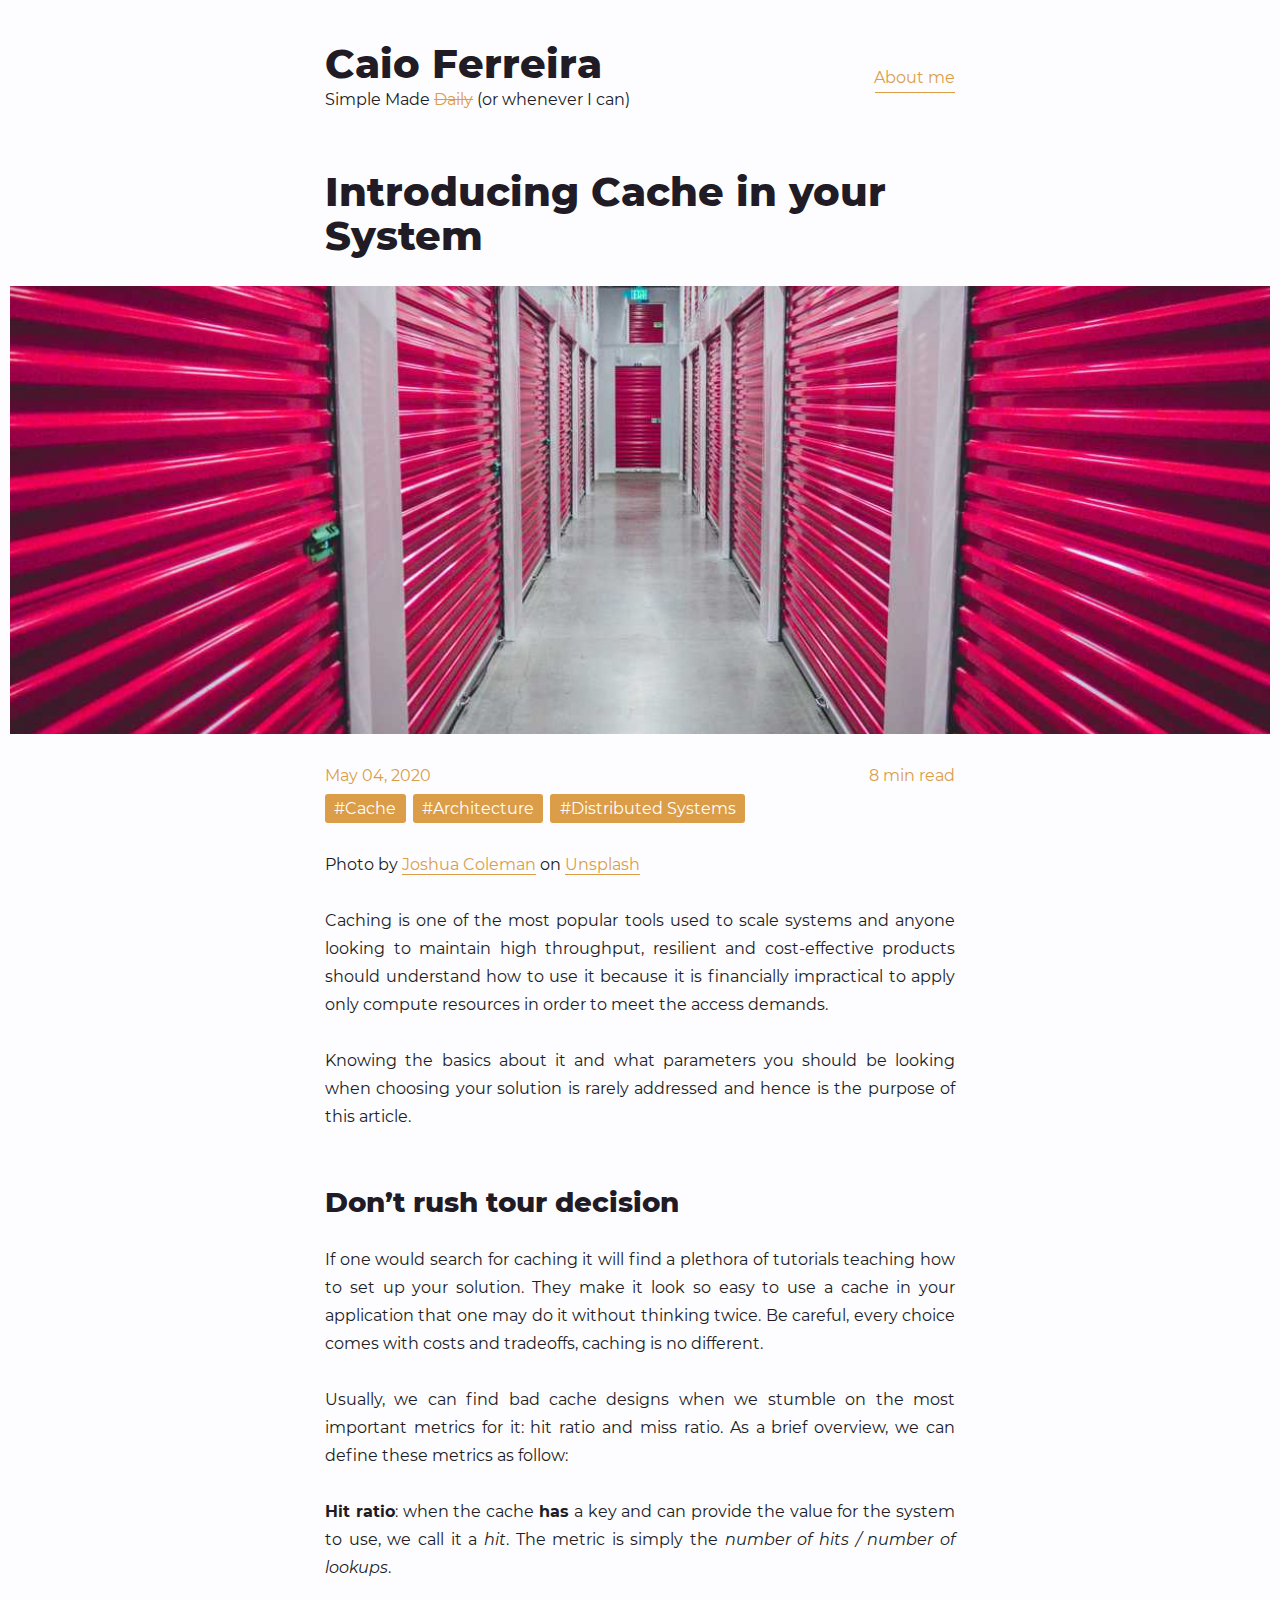
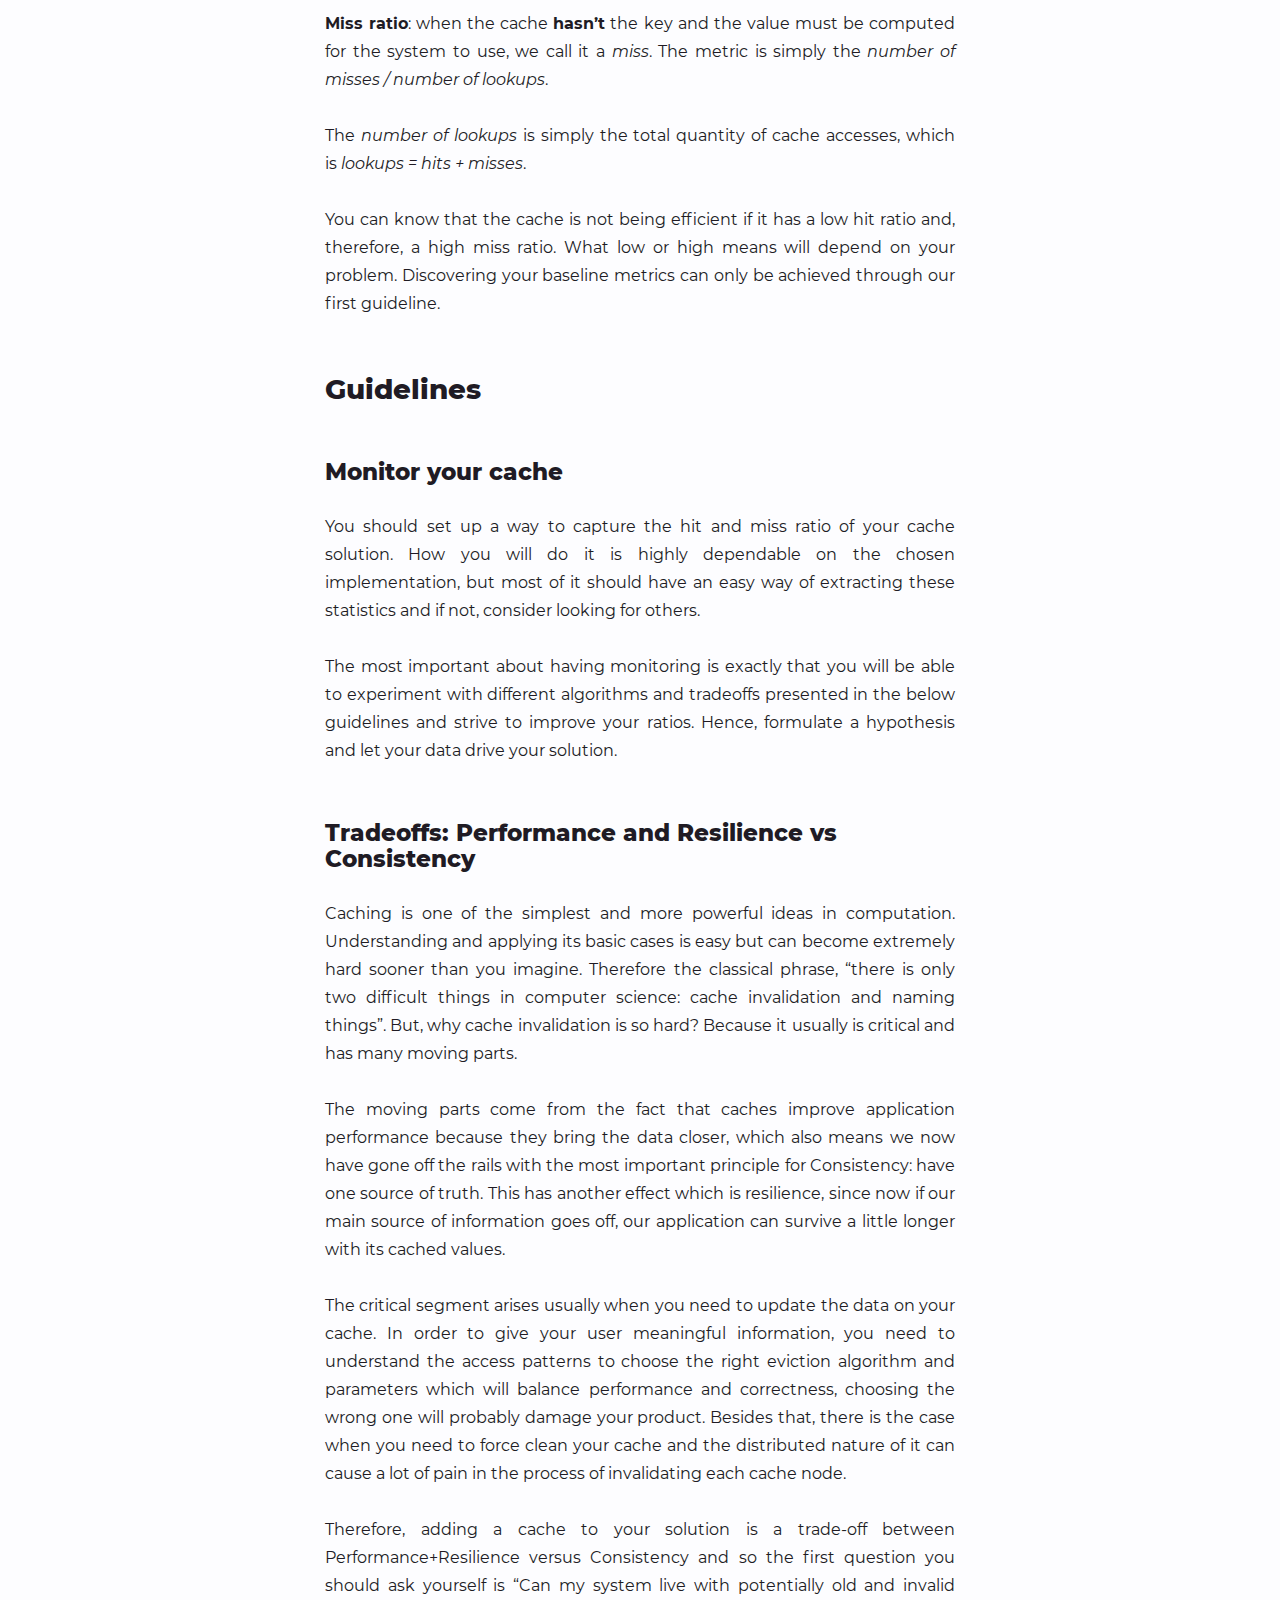
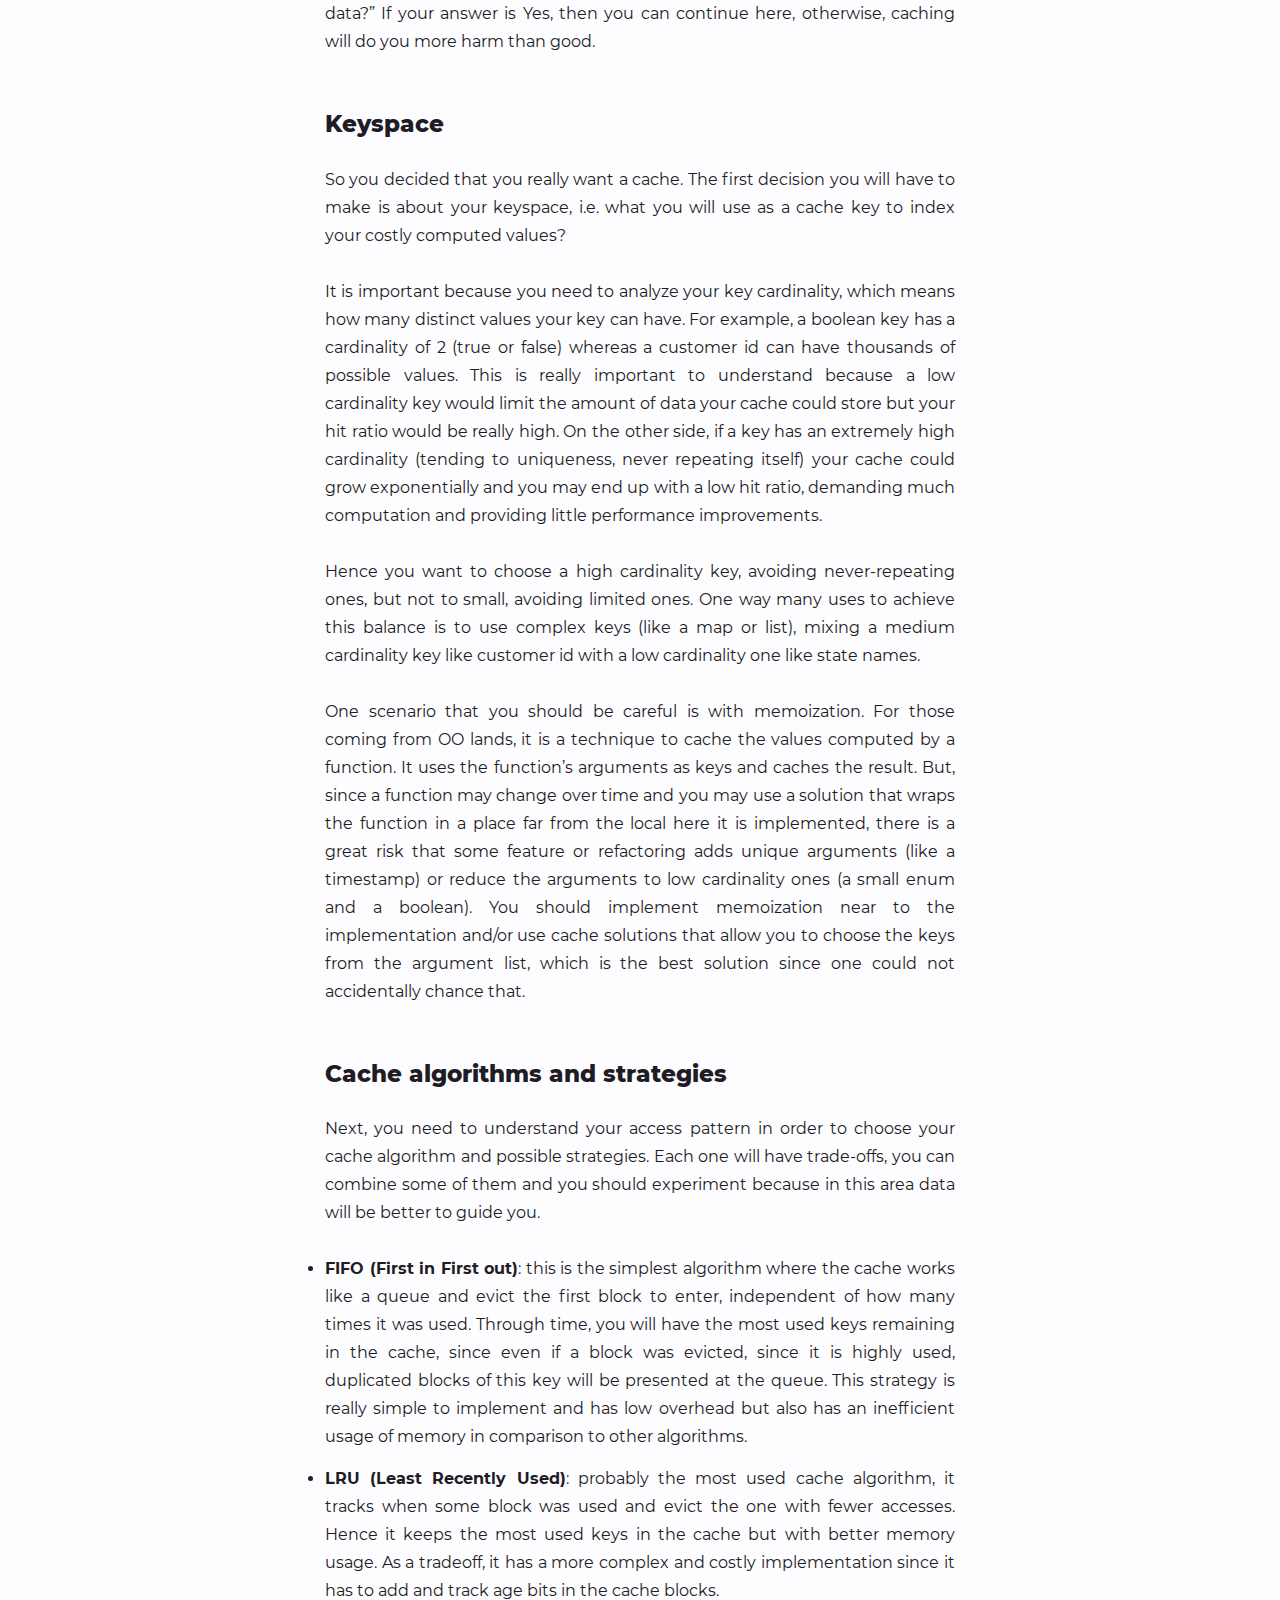
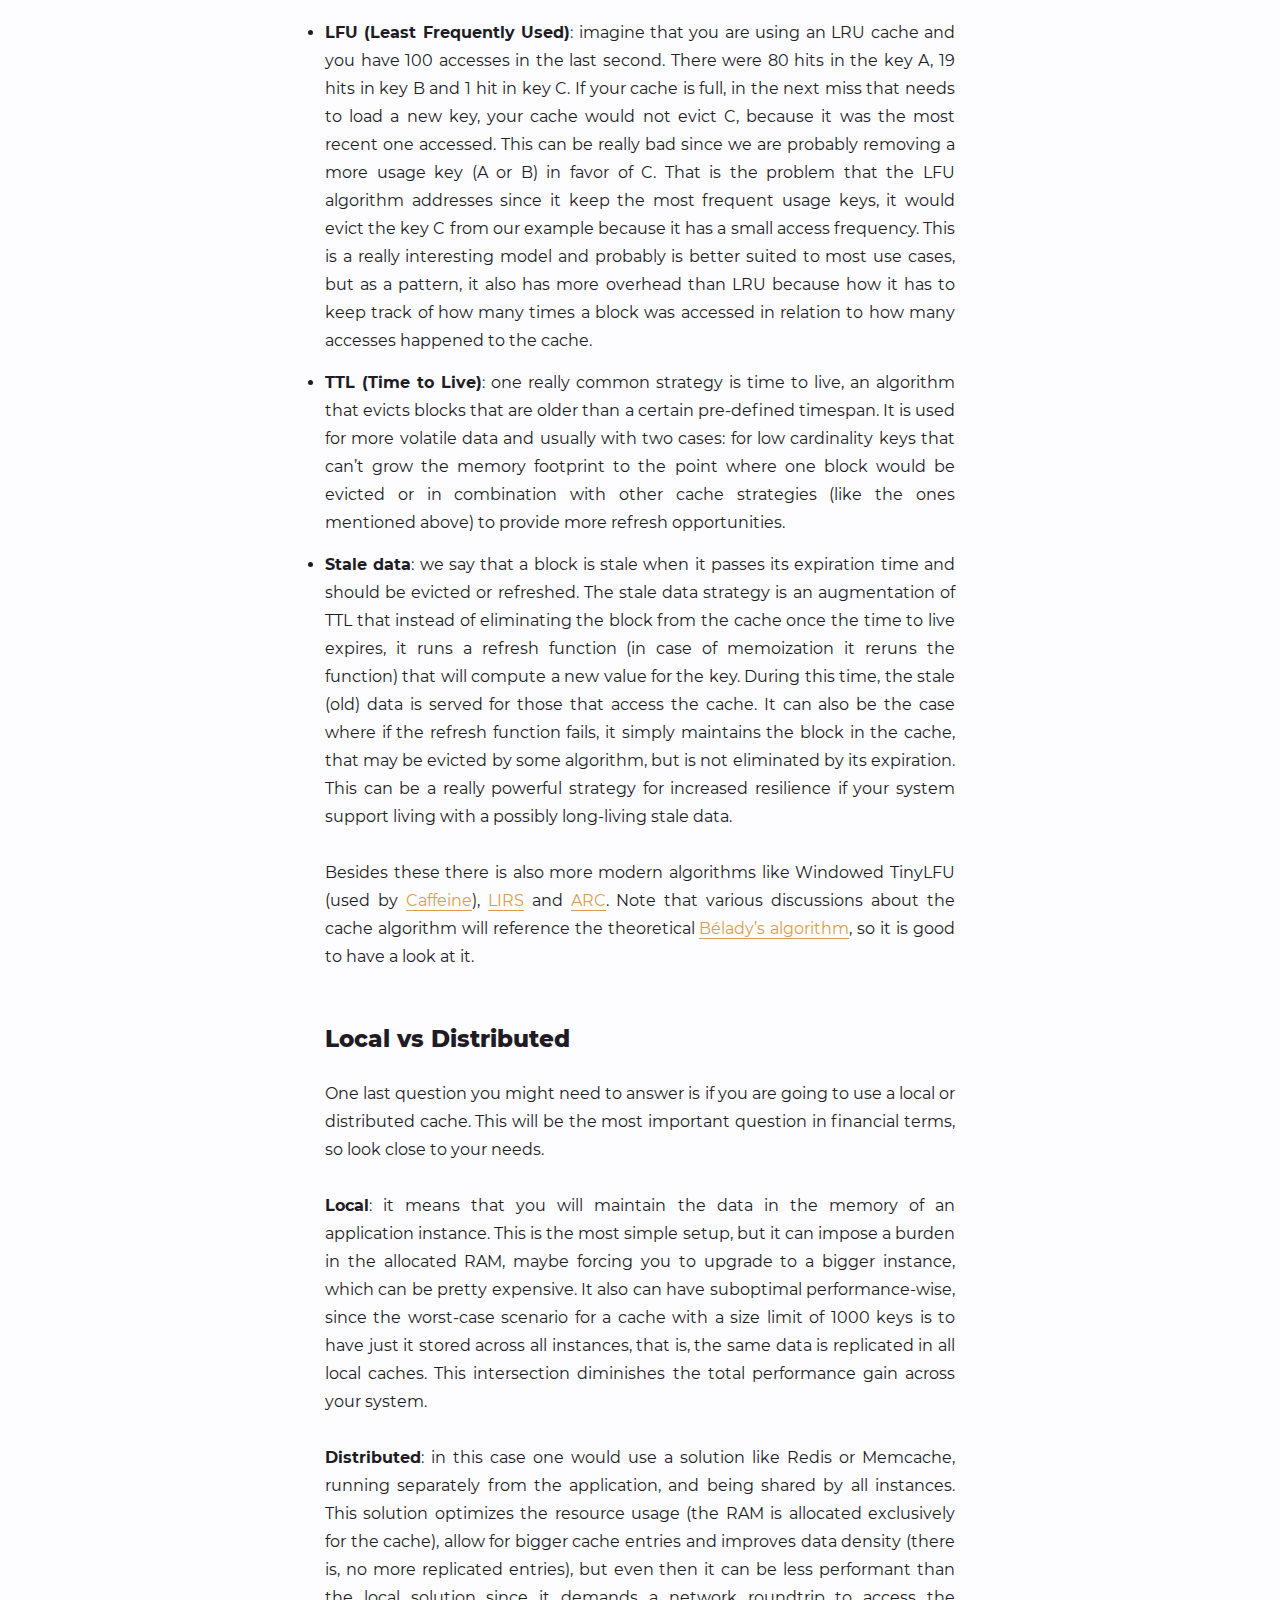
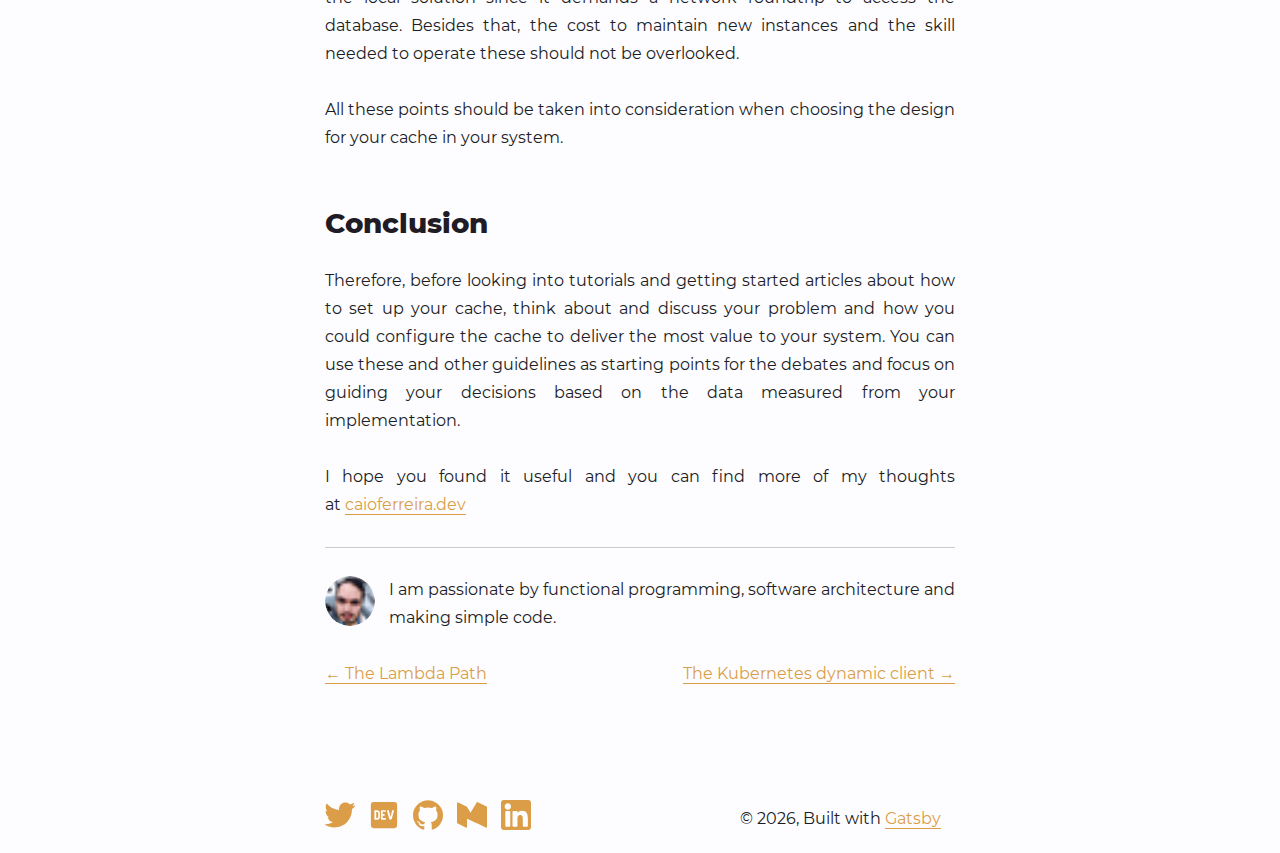
<file: post/introducing-cache-in-your-system/index.html>
<!DOCTYPE html><html lang="en"><head><meta charSet="utf-8"/><meta http-equiv="x-ua-compatible" content="ie=edge"/><meta name="viewport" content="width=device-width, initial-scale=1, shrink-to-fit=no"/><style id="typography.js">html{font-family:sans-serif;-ms-text-size-adjust:100%;-webkit-text-size-adjust:100%}body{margin:0}article,aside,details,figcaption,figure,footer,header,main,menu,nav,section,summary{display:block}audio,canvas,progress,video{display:inline-block}audio:not([controls]){display:none;height:0}progress{vertical-align:baseline}[hidden],template{display:none}a{background-color:transparent;-webkit-text-decoration-skip:objects}a:active,a:hover{outline-width:0}abbr[title]{border-bottom:none;text-decoration:underline;text-decoration:underline dotted}b,strong{font-weight:inherit;font-weight:bolder}dfn{font-style:italic}h1{font-size:2em;margin:.67em 0}mark{background-color:#ff0;color:#000}small{font-size:80%}sub,sup{font-size:75%;line-height:0;position:relative;vertical-align:baseline}sub{bottom:-.25em}sup{top:-.5em}img{border-style:none}svg:not(:root){overflow:hidden}code,kbd,pre,samp{font-family:monospace,monospace;font-size:1em}figure{margin:1em 40px}hr{box-sizing:content-box;height:0;overflow:visible}button,input,optgroup,select,textarea{font:inherit;margin:0}optgroup{font-weight:700}button,input{overflow:visible}button,select{text-transform:none}[type=reset],[type=submit],button,html [type=button]{-webkit-appearance:button}[type=button]::-moz-focus-inner,[type=reset]::-moz-focus-inner,[type=submit]::-moz-focus-inner,button::-moz-focus-inner{border-style:none;padding:0}[type=button]:-moz-focusring,[type=reset]:-moz-focusring,[type=submit]:-moz-focusring,button:-moz-focusring{outline:1px dotted ButtonText}fieldset{border:1px solid silver;margin:0 2px;padding:.35em .625em .75em}legend{box-sizing:border-box;color:inherit;display:table;max-width:100%;padding:0;white-space:normal}textarea{overflow:auto}[type=checkbox],[type=radio]{box-sizing:border-box;padding:0}[type=number]::-webkit-inner-spin-button,[type=number]::-webkit-outer-spin-button{height:auto}[type=search]{-webkit-appearance:textfield;outline-offset:-2px}[type=search]::-webkit-search-cancel-button,[type=search]::-webkit-search-decoration{-webkit-appearance:none}::-webkit-input-placeholder{color:inherit;opacity:.54}::-webkit-file-upload-button{-webkit-appearance:button;font:inherit}html{font:100%/1.75 'Merriweather','Georgia',serif;box-sizing:border-box;overflow-y:scroll;}*{box-sizing:inherit;}*:before{box-sizing:inherit;}*:after{box-sizing:inherit;}body{color:hsla(0,0%,0%,0.9);font-family:'Merriweather','Georgia',serif;font-weight:400;word-wrap:break-word;font-kerning:normal;-moz-font-feature-settings:"kern", "liga", "clig", "calt";-ms-font-feature-settings:"kern", "liga", "clig", "calt";-webkit-font-feature-settings:"kern", "liga", "clig", "calt";font-feature-settings:"kern", "liga", "clig", "calt";}img{max-width:100%;margin-left:0;margin-right:0;margin-top:0;padding-bottom:0;padding-left:0;padding-right:0;padding-top:0;margin-bottom:1.75rem;}h1{margin-left:0;margin-right:0;margin-top:0;padding-bottom:0;padding-left:0;padding-right:0;padding-top:0;margin-bottom:1.75rem;color:inherit;font-family:Montserrat,sans-serif;font-weight:900;text-rendering:optimizeLegibility;font-size:2.5rem;line-height:1.1;}h2{margin-left:0;margin-right:0;margin-top:0;padding-bottom:0;padding-left:0;padding-right:0;padding-top:0;margin-bottom:1.75rem;color:inherit;font-family:'Merriweather','Georgia',serif;font-weight:900;text-rendering:optimizeLegibility;font-size:1.73286rem;line-height:1.1;}h3{margin-left:0;margin-right:0;margin-top:0;padding-bottom:0;padding-left:0;padding-right:0;padding-top:0;margin-bottom:1.75rem;color:inherit;font-family:'Merriweather','Georgia',serif;font-weight:900;text-rendering:optimizeLegibility;font-size:1.4427rem;line-height:1.1;}h4{margin-left:0;margin-right:0;margin-top:0;padding-bottom:0;padding-left:0;padding-right:0;padding-top:0;margin-bottom:1.75rem;color:inherit;font-family:'Merriweather','Georgia',serif;font-weight:900;text-rendering:optimizeLegibility;font-size:1rem;line-height:1.1;letter-spacing:0.140625em;text-transform:uppercase;}h5{margin-left:0;margin-right:0;margin-top:0;padding-bottom:0;padding-left:0;padding-right:0;padding-top:0;margin-bottom:1.75rem;color:inherit;font-family:'Merriweather','Georgia',serif;font-weight:900;text-rendering:optimizeLegibility;font-size:0.83255rem;line-height:1.1;}h6{margin-left:0;margin-right:0;margin-top:0;padding-bottom:0;padding-left:0;padding-right:0;padding-top:0;margin-bottom:1.75rem;color:inherit;font-family:'Merriweather','Georgia',serif;font-weight:900;text-rendering:optimizeLegibility;font-size:0.75966rem;line-height:1.1;font-style:italic;}hgroup{margin-left:0;margin-right:0;margin-top:0;padding-bottom:0;padding-left:0;padding-right:0;padding-top:0;margin-bottom:1.75rem;}ul{margin-left:1.75rem;margin-right:0;margin-top:0;padding-bottom:0;padding-left:0;padding-right:0;padding-top:0;margin-bottom:1.75rem;list-style-position:outside;list-style-image:none;list-style:disc;}ol{margin-left:1.75rem;margin-right:0;margin-top:0;padding-bottom:0;padding-left:0;padding-right:0;padding-top:0;margin-bottom:1.75rem;list-style-position:outside;list-style-image:none;}dl{margin-left:0;margin-right:0;margin-top:0;padding-bottom:0;padding-left:0;padding-right:0;padding-top:0;margin-bottom:1.75rem;}dd{margin-left:0;margin-right:0;margin-top:0;padding-bottom:0;padding-left:0;padding-right:0;padding-top:0;margin-bottom:1.75rem;}p{margin-left:0;margin-right:0;margin-top:0;padding-bottom:0;padding-left:0;padding-right:0;padding-top:0;margin-bottom:1.75rem;}figure{margin-left:0;margin-right:0;margin-top:0;padding-bottom:0;padding-left:0;padding-right:0;padding-top:0;margin-bottom:1.75rem;}pre{margin-left:0;margin-right:0;margin-top:0;padding-bottom:0;padding-left:0;padding-right:0;padding-top:0;margin-bottom:1.75rem;font-size:0.85rem;line-height:1.75rem;}table{margin-left:0;margin-right:0;margin-top:0;padding-bottom:0;padding-left:0;padding-right:0;padding-top:0;margin-bottom:1.75rem;font-size:1rem;line-height:1.75rem;border-collapse:collapse;width:100%;}fieldset{margin-left:0;margin-right:0;margin-top:0;padding-bottom:0;padding-left:0;padding-right:0;padding-top:0;margin-bottom:1.75rem;}blockquote{margin-left:-1.75rem;margin-right:1.75rem;margin-top:0;padding-bottom:0;padding-left:1.42188rem;padding-right:0;padding-top:0;margin-bottom:1.75rem;font-size:1.20112rem;line-height:1.75rem;color:hsla(0,0%,0%,0.59);font-style:italic;border-left:0.32813rem solid hsla(0,0%,0%,0.9);}form{margin-left:0;margin-right:0;margin-top:0;padding-bottom:0;padding-left:0;padding-right:0;padding-top:0;margin-bottom:1.75rem;}noscript{margin-left:0;margin-right:0;margin-top:0;padding-bottom:0;padding-left:0;padding-right:0;padding-top:0;margin-bottom:1.75rem;}iframe{margin-left:0;margin-right:0;margin-top:0;padding-bottom:0;padding-left:0;padding-right:0;padding-top:0;margin-bottom:1.75rem;}hr{margin-left:0;margin-right:0;margin-top:0;padding-bottom:0;padding-left:0;padding-right:0;padding-top:0;margin-bottom:calc(1.75rem - 1px);background:hsla(0,0%,0%,0.2);border:none;height:1px;}address{margin-left:0;margin-right:0;margin-top:0;padding-bottom:0;padding-left:0;padding-right:0;padding-top:0;margin-bottom:1.75rem;}b{font-weight:700;}strong{font-weight:700;}dt{font-weight:700;}th{font-weight:700;}li{margin-bottom:calc(1.75rem / 2);}ol li{padding-left:0;}ul li{padding-left:0;}li > ol{margin-left:1.75rem;margin-bottom:calc(1.75rem / 2);margin-top:calc(1.75rem / 2);}li > ul{margin-left:1.75rem;margin-bottom:calc(1.75rem / 2);margin-top:calc(1.75rem / 2);}blockquote *:last-child{margin-bottom:0;}li *:last-child{margin-bottom:0;}p *:last-child{margin-bottom:0;}li > p{margin-bottom:calc(1.75rem / 2);}code{font-size:0.85rem;line-height:1.75rem;}kbd{font-size:0.85rem;line-height:1.75rem;}samp{font-size:0.85rem;line-height:1.75rem;}abbr{border-bottom:1px dotted hsla(0,0%,0%,0.5);cursor:help;}acronym{border-bottom:1px dotted hsla(0,0%,0%,0.5);cursor:help;}abbr[title]{border-bottom:1px dotted hsla(0,0%,0%,0.5);cursor:help;text-decoration:none;}thead{text-align:left;}td,th{text-align:left;border-bottom:1px solid hsla(0,0%,0%,0.12);font-feature-settings:"tnum";-moz-font-feature-settings:"tnum";-ms-font-feature-settings:"tnum";-webkit-font-feature-settings:"tnum";padding-left:1.16667rem;padding-right:1.16667rem;padding-top:0.875rem;padding-bottom:calc(0.875rem - 1px);}th:first-child,td:first-child{padding-left:0;}th:last-child,td:last-child{padding-right:0;}blockquote > :last-child{margin-bottom:0;}blockquote cite{font-size:1rem;line-height:1.75rem;color:hsla(0,0%,0%,0.9);font-weight:400;}blockquote cite:before{content:"— ";}ul,ol{margin-left:0;}@media only screen and (max-width:480px){ul,ol{margin-left:1.75rem;}blockquote{margin-left:-1.3125rem;margin-right:0;padding-left:0.98438rem;}}h1,h2,h3,h4,h5,h6{margin-top:3.5rem;}a{box-shadow:0 1px 0 0 currentColor;color:var(--secondary);text-decoration:none;}a:hover,a:active{box-shadow:none;}mark,ins{background:#007acc;color:white;padding:0.10938rem 0.21875rem;text-decoration:none;}a:hover{color:var(--hover);}h1, h2, h3, h4, h5, h6{font-family:inherit;font-weight:800;text-align:left;}a.gatsby-resp-image-link{box-shadow:none;}</style><style data-href="/styles.286ec0a773165cd5aeae.css" id="gatsby-global-css">@font-face{font-family:Montserrat;font-style:normal;font-display:swap;font-weight:100;src:local("Montserrat Thin "),local("Montserrat-Thin"),url(/static/montserrat-latin-100-191cc9f50f3b76b9617cb383f19acb7d.woff2) format("woff2"),url(/static/montserrat-latin-100-370318464551d5f25b0f0a78f374faac.woff) format("woff")}@font-face{font-family:Montserrat;font-style:italic;font-display:swap;font-weight:100;src:local("Montserrat Thin italic"),local("Montserrat-Thinitalic"),url(/static/montserrat-latin-100italic-bdeaeb79db315697bd173a55b097dc18.woff2) format("woff2"),url(/static/montserrat-latin-100italic-ecf7d49386e8f265878e735db34a7c4b.woff) format("woff")}@font-face{font-family:Montserrat;font-style:normal;font-display:swap;font-weight:200;src:local("Montserrat Extra Light "),local("Montserrat-Extra Light"),url(/static/montserrat-latin-200-85d5ef9db7f2dc6979172a4a3b2c57cb.woff2) format("woff2"),url(/static/montserrat-latin-200-1fc98e126a3d152549240e6244d7e669.woff) format("woff")}@font-face{font-family:Montserrat;font-style:italic;font-display:swap;font-weight:200;src:local("Montserrat Extra Light italic"),local("Montserrat-Extra Lightitalic"),url(/static/montserrat-latin-200italic-49095760a498d024fe1a85a078850df9.woff2) format("woff2"),url(/static/montserrat-latin-200italic-fe46cf8b9462c820457d3bf537e4057f.woff) format("woff")}@font-face{font-family:Montserrat;font-style:normal;font-display:swap;font-weight:300;src:local("Montserrat Light "),local("Montserrat-Light"),url(/static/montserrat-latin-300-7c3daf12b706645b5d3710f863a4da04.woff2) format("woff2"),url(/static/montserrat-latin-300-8dc95fab9cf98d02ca8d76e97d3dff60.woff) format("woff")}@font-face{font-family:Montserrat;font-style:italic;font-display:swap;font-weight:300;src:local("Montserrat Light italic"),local("Montserrat-Lightitalic"),url(/static/montserrat-latin-300italic-f20b178ca2024a5eac8e42e6649db86c.woff2) format("woff2"),url(/static/montserrat-latin-300italic-3fe16939288856e8e828fa2661bf2354.woff) format("woff")}@font-face{font-family:Montserrat;font-style:normal;font-display:swap;font-weight:400;src:local("Montserrat Regular "),local("Montserrat-Regular"),url(/static/montserrat-latin-400-bc3aa95dca08f5fee5291e34959c27bc.woff2) format("woff2"),url(/static/montserrat-latin-400-8102c4838f9e3d08dad644290a9cb701.woff) format("woff")}@font-face{font-family:Montserrat;font-style:italic;font-display:swap;font-weight:400;src:local("Montserrat Regular italic"),local("Montserrat-Regularitalic"),url(/static/montserrat-latin-400italic-5cad650422a7184467af5a4d17b264c4.woff2) format("woff2"),url(/static/montserrat-latin-400italic-d191f22af3bb50902b99ac577f81a322.woff) format("woff")}@font-face{font-family:Montserrat;font-style:normal;font-display:swap;font-weight:500;src:local("Montserrat Medium "),local("Montserrat-Medium"),url(/static/montserrat-latin-500-92d16e458625f4d2c8940f6bdca0ff09.woff2) format("woff2"),url(/static/montserrat-latin-500-8b763220218ffc11c57c84ddb80e7b26.woff) format("woff")}@font-face{font-family:Montserrat;font-style:italic;font-display:swap;font-weight:500;src:local("Montserrat Medium italic"),local("Montserrat-Mediumitalic"),url(/static/montserrat-latin-500italic-47bfcca6b69d6a9acca7a8bff17193e2.woff2) format("woff2"),url(/static/montserrat-latin-500italic-72c01f753c3940c0b9cb6bf2389caddf.woff) format("woff")}@font-face{font-family:Montserrat;font-style:normal;font-display:swap;font-weight:600;src:local("Montserrat SemiBold "),local("Montserrat-SemiBold"),url(/static/montserrat-latin-600-6fb1b5623e528e27c18658fecf5ee0ee.woff2) format("woff2"),url(/static/montserrat-latin-600-7c839d15a6f54e7025ba8c0c4b333e8f.woff) format("woff")}@font-face{font-family:Montserrat;font-style:italic;font-display:swap;font-weight:600;src:local("Montserrat SemiBold italic"),local("Montserrat-SemiBolditalic"),url(/static/montserrat-latin-600italic-60789af1c9338ed1a9546722ec54b4f7.woff2) format("woff2"),url(/static/montserrat-latin-600italic-f3d4de8d0afb19e777c79032ce828e3d.woff) format("woff")}@font-face{font-family:Montserrat;font-style:normal;font-display:swap;font-weight:700;src:local("Montserrat Bold "),local("Montserrat-Bold"),url(/static/montserrat-latin-700-39d93cf678c740f9f6b2b1cfde34bee3.woff2) format("woff2"),url(/static/montserrat-latin-700-80f10bd382f0df1cd650fec59f3c9394.woff) format("woff")}@font-face{font-family:Montserrat;font-style:italic;font-display:swap;font-weight:700;src:local("Montserrat Bold italic"),local("Montserrat-Bolditalic"),url(/static/montserrat-latin-700italic-ba136d97b14e82284dd595e257f11c47.woff2) format("woff2"),url(/static/montserrat-latin-700italic-8c98142b425630821139c24bd1698700.woff) format("woff")}@font-face{font-family:Montserrat;font-style:normal;font-display:swap;font-weight:800;src:local("Montserrat ExtraBold "),local("Montserrat-ExtraBold"),url(/static/montserrat-latin-800-b7018be9ed6cd94da8b6675b3a468c3b.woff2) format("woff2"),url(/static/montserrat-latin-800-9a9befcf50d64f9d2d19d8b1d1984add.woff) format("woff")}@font-face{font-family:Montserrat;font-style:italic;font-display:swap;font-weight:800;src:local("Montserrat ExtraBold italic"),local("Montserrat-ExtraBolditalic"),url(/static/montserrat-latin-800italic-540ffdd223d1a9ad3d4e678e1a23372e.woff2) format("woff2"),url(/static/montserrat-latin-800italic-897086f99f4e1f45e6b1e9368527d0bc.woff) format("woff")}@font-face{font-family:Montserrat;font-style:normal;font-display:swap;font-weight:900;src:local("Montserrat Black "),local("Montserrat-Black"),url(/static/montserrat-latin-900-58cd789700850375b834e8b6776002eb.woff2) format("woff2"),url(/static/montserrat-latin-900-26d42c9428780e545a540bbb50c84bce.woff) format("woff")}@font-face{font-family:Montserrat;font-style:italic;font-display:swap;font-weight:900;src:local("Montserrat Black italic"),local("Montserrat-Blackitalic"),url(/static/montserrat-latin-900italic-451157bc8861fe54f523b3669a3def71.woff2) format("woff2"),url(/static/montserrat-latin-900italic-a8ec4957e1c24f5793305763ad9845b3.woff) format("woff")}@font-face{font-family:Merriweather;font-style:normal;font-display:swap;font-weight:300;src:local("Merriweather Light "),local("Merriweather-Light"),url(/static/merriweather-latin-300-b1158cfcd4aacb9d8fb61625e37af46a.woff2) format("woff2"),url(/static/merriweather-latin-300-cc7de05e166e90320d7d896e0f72a19d.woff) format("woff")}@font-face{font-family:Merriweather;font-style:italic;font-display:swap;font-weight:300;src:local("Merriweather Light italic"),local("Merriweather-Lightitalic"),url(/static/merriweather-latin-300italic-8fe52a48089d6ebe46db0b8e7cc66263.woff2) format("woff2"),url(/static/merriweather-latin-300italic-e1331f5397c2a673f9d3765138debdb5.woff) format("woff")}@font-face{font-family:Merriweather;font-style:normal;font-display:swap;font-weight:400;src:local("Merriweather Regular "),local("Merriweather-Regular"),url(/static/merriweather-latin-400-8276fdb72ae8f4714d4e6eba704cc39f.woff2) format("woff2"),url(/static/merriweather-latin-400-69f09800f4f6479d06e44eba837df872.woff) format("woff")}@font-face{font-family:Merriweather;font-style:italic;font-display:swap;font-weight:400;src:local("Merriweather Regular italic"),local("Merriweather-Regularitalic"),url(/static/merriweather-latin-400italic-3a9be9ea9f7aa4af6de7307df21d9fc0.woff2) format("woff2"),url(/static/merriweather-latin-400italic-d76079ed7541a433a54f79316de086e9.woff) format("woff")}@font-face{font-family:Merriweather;font-style:normal;font-display:swap;font-weight:700;src:local("Merriweather Bold "),local("Merriweather-Bold"),url(/static/merriweather-latin-700-fa534be7ffa380e39a7f6e03bf9a5e03.woff2) format("woff2"),url(/static/merriweather-latin-700-ba56ea84b8084b7ff9677f50d3cd81bd.woff) format("woff")}@font-face{font-family:Merriweather;font-style:italic;font-display:swap;font-weight:700;src:local("Merriweather Bold italic"),local("Merriweather-Bolditalic"),url(/static/merriweather-latin-700italic-1ef5edaaa20ae53ea50399884c5e48c6.woff2) format("woff2"),url(/static/merriweather-latin-700italic-534bc9e7ce93c73d73426e46acd78092.woff) format("woff")}@font-face{font-family:Merriweather;font-style:normal;font-display:swap;font-weight:900;src:local("Merriweather Black "),local("Merriweather-Black"),url(/static/merriweather-latin-900-7528fb70e8a4a82c7305e72ff43ac25f.woff2) format("woff2"),url(/static/merriweather-latin-900-3799b6e2f5ed3fcccf9d7a708d7419fa.woff) format("woff")}@font-face{font-family:Merriweather;font-style:italic;font-display:swap;font-weight:900;src:local("Merriweather Black italic"),local("Merriweather-Blackitalic"),url(/static/merriweather-latin-900italic-e1b4d2aaa78e12ad84aaf8a56321e4c2.woff2) format("woff2"),url(/static/merriweather-latin-900italic-2ae22f731b3424e8dbb4b37f7ca6e708.woff) format("woff")}code[class*=language-],pre[class*=language-]{color:#f8f8f2;background:none;text-shadow:0 1px rgba(0,0,0,.3);font-family:Consolas,Monaco,Andale Mono,Ubuntu Mono,monospace;font-size:1em;text-align:left;white-space:pre;word-spacing:normal;word-break:normal;word-wrap:normal;line-height:1.5;-moz-tab-size:4;-o-tab-size:4;tab-size:4;-webkit-hyphens:none;-ms-hyphens:none;hyphens:none}pre[class*=language-]{padding:1em;margin:.5em 0;overflow:auto;border-radius:.3em}:not(pre)>code[class*=language-],pre[class*=language-]{background:#272822}:not(pre)>code[class*=language-]{padding:.1em;border-radius:.3em;white-space:normal}.token.cdata,.token.comment,.token.doctype,.token.prolog{color:#8292a2}.token.punctuation{color:#f8f8f2}.token.namespace{opacity:.7}.token.constant,.token.deleted,.token.property,.token.symbol,.token.tag{color:#f92672}.token.boolean,.token.number{color:#ae81ff}.token.attr-name,.token.builtin,.token.char,.token.inserted,.token.selector,.token.string{color:#a6e22e}.language-css .token.string,.style .token.string,.token.entity,.token.operator,.token.url,.token.variable{color:#f8f8f2}.token.atrule,.token.attr-value,.token.class-name,.token.function{color:#e6db74}.token.keyword{color:#66d9ef}.token.important,.token.regex{color:#fd971f}.token.bold,.token.important{font-weight:700}.token.italic{font-style:italic}.token.entity{cursor:help}.gatsby-highlight{background:#272822;margin-bottom:1.75rem;margin-left:-1.3125rem;margin-right:-1.3125rem;border-radius:10px;overflow:auto;-webkit-overflow-scrolling:touch}.gatsby-highlight>pre[class*=language-]{overflow:auto;padding:1.3125rem}@font-face{font-display:swap;font-family:Montserrat;font-weight:400;font-style:normal;src:url(/static/Montserrat-400-bc3aa95dca08f5fee5291e34959c27bc.woff2) format("woff2") font-weight-normal,url(/static/Montserrat-400-8102c4838f9e3d08dad644290a9cb701.woff) format("woff") font-weight-normal,url(/static/Montserrat-400-6a9e85ac9247f5848db957b873c62e0c.ttf) format("truetype") font-weight-normal,url(/static/Montserrat-700-39d93cf678c740f9f6b2b1cfde34bee3.woff2) format("woff2") font-weight-bold,url(/static/Montserrat-700-80f10bd382f0df1cd650fec59f3c9394.woff) format("woff") font-weight-bold,url(/static/Montserrat-700-7432889d57c68a13a4984a756d923a07.ttf) format("truetype") font-weight-bold}:root{--bg:#fdfdff;--primary:#201b24;--secondary:#db9d47;--hover:#ff784f}body{font-family:Montserrat,"sans-serif"}@media (max-width:768px){footer{flex-direction:column}}footer{display:flex;justify-content:space-between;align-items:center}</style><meta name="generator" content="Gatsby 2.32.6"/><link rel="preconnect" href="https://www.google-analytics.com"/><link rel="dns-prefetch" href="https://www.google-analytics.com"/><link rel="icon" href="/favicon-32x32.png?v=62dcc2ca9c3cd2d1abc7505583298b71" type="image/png"/><link rel="icon" href="/favicon.svg?v=62dcc2ca9c3cd2d1abc7505583298b71" type="image/svg+xml"/><link rel="manifest" href="/manifest.webmanifest" crossorigin="anonymous"/><meta name="theme-color" content="#db9d47"/><link rel="apple-touch-icon" sizes="48x48" href="/icons/icon-48x48.png?v=62dcc2ca9c3cd2d1abc7505583298b71"/><link rel="apple-touch-icon" sizes="72x72" href="/icons/icon-72x72.png?v=62dcc2ca9c3cd2d1abc7505583298b71"/><link rel="apple-touch-icon" sizes="96x96" href="/icons/icon-96x96.png?v=62dcc2ca9c3cd2d1abc7505583298b71"/><link rel="apple-touch-icon" sizes="144x144" href="/icons/icon-144x144.png?v=62dcc2ca9c3cd2d1abc7505583298b71"/><link rel="apple-touch-icon" sizes="192x192" href="/icons/icon-192x192.png?v=62dcc2ca9c3cd2d1abc7505583298b71"/><link rel="apple-touch-icon" sizes="256x256" href="/icons/icon-256x256.png?v=62dcc2ca9c3cd2d1abc7505583298b71"/><link rel="apple-touch-icon" sizes="384x384" href="/icons/icon-384x384.png?v=62dcc2ca9c3cd2d1abc7505583298b71"/><link rel="apple-touch-icon" sizes="512x512" href="/icons/icon-512x512.png?v=62dcc2ca9c3cd2d1abc7505583298b71"/><link rel="alternate" type="application/rss+xml" href="/rss.xml"/><title data-react-helmet="true">Introducing Cache in your System | Caio Ferreira</title><meta data-react-helmet="true" name="description" content="Before jumping into tutorials, let&#x27;s try to understagind how and if a cache fit in your architecture"/><meta data-react-helmet="true" property="og:title" content="Introducing Cache in your System"/><meta data-react-helmet="true" property="og:description" content="Before jumping into tutorials, let&#x27;s try to understagind how and if a cache fit in your architecture"/><meta data-react-helmet="true" property="og:type" content="website"/><meta data-react-helmet="true" name="twitter:card" content="summary"/><meta data-react-helmet="true" name="twitter:creator" content="Caio Ferreira"/><meta data-react-helmet="true" name="twitter:title" content="Introducing Cache in your System"/><meta data-react-helmet="true" name="twitter:description" content="Before jumping into tutorials, let&#x27;s try to understagind how and if a cache fit in your architecture"/><meta data-react-helmet="true" name="keywords" content="blog, Caio Ferreira, javascript, functional programming, software architecture, Cache, Architecture, Distributed Systems"/><style data-styled="hqzbql cINqao hiNdfp ePSoKC jGZUap kAEYIC dPmpCt bkeYwJ eIVkIG kOnNXb asniO dmlkuU buTKlK gISPTW drtymd cpTAoe fAtOsn hvxpIW eKdCzo kvEPVl dBWMCn lkPJmt eeFVyv QhiQR" data-styled-version="4.4.1">
/* sc-component-id: Headercomponent__Text-sc-10b1m6s-0 */
.dPmpCt{margin-bottom:0;}
/* sc-component-id: Headercomponent__Header-sc-10b1m6s-1 */
.hiNdfp{display:-webkit-box;display:-webkit-flex;display:-ms-flexbox;display:flex;-webkit-box-pack:justify;-webkit-justify-content:space-between;-ms-flex-pack:justify;justify-content:space-between;-webkit-align-items:center;-webkit-box-align:center;-ms-flex-align:center;align-items:center;} @media (max-width:768px){.hiNdfp{-webkit-flex-direction:column;-ms-flex-direction:column;flex-direction:column;}}
/* sc-component-id: Headercomponent__HeaderTitleWrapper-sc-10b1m6s-2 */
@media (max-width:768px){.ePSoKC{margin-bottom:10px;}}
/* sc-component-id: Headercomponent__HeaderTitle-sc-10b1m6s-3 */
.jGZUap{margin-bottom:0;margin-top:0;}
/* sc-component-id: Headercomponent__HeaderTitleLink-sc-10b1m6s-4 */
.kAEYIC{box-shadow:none;-webkit-text-decoration:none;text-decoration:none;color:inherit;} .kAEYIC:hover{color:inherit;}
/* sc-component-id: Headercomponent__SubtitleDetail-sc-10b1m6s-5 */
.bkeYwJ{color:var(--secondary);-webkit-text-decoration:line-through;text-decoration:line-through;} .bkeYwJ:hover{-webkit-text-decoration:none;text-decoration:none;color:var(--hover);}
/* sc-component-id: Headercomponent__NavigationLink-sc-10b1m6s-6 */
.eIVkIG{box-shadow:0 1.4px 0.4px -0.5px var(--secondary);}
/* sc-component-id: Footercomponent__OutgoingLink-sc-364ywr-0 */
.lkPJmt{box-shadow:none;color:var(--secondary);margin-right:0.875rem;fill:var(--secondary);} .lkPJmt:hover{fill:var(--hover);}.eeFVyv{box-shadow:0 1px 0 0 var(--secondary);color:var(--secondary);margin-right:0.875rem;fill:var(--secondary);} .eeFVyv:hover{fill:var(--hover);}
/* sc-component-id: Footercomponent__FooterWrapper-sc-364ywr-1 */
.kvEPVl{-webkit-align-items:center;-webkit-box-align:center;-ms-flex-align:center;align-items:center;margin-top:4.375rem;}
/* sc-component-id: Footercomponent__FooterMessage-sc-364ywr-3 */
.QhiQR{margin-bottom:0;}
/* sc-component-id: Layoutcomponent__Background-ao6rp0-0 */
.hqzbql{background:var(--bg);height:100%;}
/* sc-component-id: Layoutcomponent__Container-ao6rp0-1 */
.cINqao{display:-webkit-box;display:-webkit-flex;display:-ms-flexbox;display:flex;-webkit-box-pack:justify;-webkit-justify-content:space-between;-ms-flex-pack:justify;justify-content:space-between;-webkit-flex-direction:column;-ms-flex-direction:column;flex-direction:column;margin-left:auto;margin-right:auto;max-width:42rem;min-height:100vh;color:var(--primary);padding:2.625rem 1.3125rem 0.875rem 1.3125rem;}
/* sc-component-id: Biocomponent__BioWrapper-sc-1p81r7j-0 */
.fAtOsn{display:-webkit-box;display:-webkit-flex;display:-ms-flexbox;display:flex;margin-top:1.75rem;}
/* sc-component-id: Biocomponent__Avatar-sc-1p81r7j-1 */
.hvxpIW{margin-right:0.875rem;margin-bottom:0;min-width:50px;border-radius:100%;}
/* sc-component-id: blog-post__CoverImage-gi2dsk-0 */
.kOnNXb{margin-left:-50%;margin-right:-50%;margin-bottom:1.75rem;max-height:28rem;} @media (max-width:768px){.kOnNXb{margin-left:-5%;margin-right:-5%;}}
/* sc-component-id: blog-post__Metadata-gi2dsk-1 */
.asniO{color:var(--secondary);margin-bottom:1.75rem;}
/* sc-component-id: blog-post__PostDateAndTime-gi2dsk-2 */
.dmlkuU{display:-webkit-box;display:-webkit-flex;display:-ms-flexbox;display:flex;-webkit-box-pack:justify;-webkit-justify-content:space-between;-ms-flex-pack:justify;justify-content:space-between;margin-bottom:4px;}
/* sc-component-id: blog-post__TagListWrapper-gi2dsk-3 */
.buTKlK{display:-webkit-box;display:-webkit-flex;display:-ms-flexbox;display:flex;} @media (max-width:768px){.buTKlK{-webkit-flex-wrap:wrap;-ms-flex-wrap:wrap;flex-wrap:wrap;}}
/* sc-component-id: blog-post__Tag-gi2dsk-4 */
.gISPTW{margin-bottom:0;margin-right:0.4375rem;padding:0.035rem 0.58333rem;border-radius:3px;background:var(--secondary);color:var(--bg);} @media (max-width:768px){.gISPTW{margin-bottom:5px;-webkit-flex-wrap:wrap;-ms-flex-wrap:wrap;flex-wrap:wrap;}.gISPTW:last-child{margin-bottom:5px;}}
/* sc-component-id: blog-post__Content-gi2dsk-5 */
.drtymd{text-align:justify;}
/* sc-component-id: blog-post__Divider-gi2dsk-6 */
.cpTAoe{margin-bottom:1.75rem;}
/* sc-component-id: blog-post__Navigation-gi2dsk-7 */
.eKdCzo{display:-webkit-box;display:-webkit-flex;display:-ms-flexbox;display:flex;-webkit-flex-wrap:wrap;-ms-flex-wrap:wrap;flex-wrap:wrap;-webkit-box-pack:justify;-webkit-justify-content:space-between;-ms-flex-pack:justify;justify-content:space-between;list-style:none;padding:0;}</style><link as="script" rel="preload" href="/webpack-runtime-8bf09dc14d26660d4941.js"/><link as="script" rel="preload" href="/framework-6c3ead24af170cdcb87c.js"/><link as="script" rel="preload" href="/app-5add9b32f93cdcc661e3.js"/><link as="script" rel="preload" href="/styles-407fe62976dc5310c43e.js"/><link as="script" rel="preload" href="/133dca110fad53aa1997b630637bbac3134a2d14-19c09b613e5baa98dedd.js"/><link as="script" rel="preload" href="/93241701166c3169d92c9fdd395837837cace836-21be44829f86d4becf19.js"/><link as="script" rel="preload" href="/component---src-templates-blog-post-js-48fe6b50030107f110f1.js"/><link as="fetch" rel="preload" href="/page-data/post/introducing-cache-in-your-system/page-data.json" crossorigin="anonymous"/><link as="fetch" rel="preload" href="/page-data/sq/d/143701507.json" crossorigin="anonymous"/><link as="fetch" rel="preload" href="/page-data/sq/d/3694326227.json" crossorigin="anonymous"/><link as="fetch" rel="preload" href="/page-data/sq/d/88017042.json" crossorigin="anonymous"/><link as="fetch" rel="preload" href="/page-data/app-data.json" crossorigin="anonymous"/></head><body><div id="___gatsby"><div style="outline:none" tabindex="-1" id="gatsby-focus-wrapper"><div class="Layoutcomponent__Background-ao6rp0-0 hqzbql"><div class="Layoutcomponent__Container-ao6rp0-1 cINqao"><header class="Headercomponent__Header-sc-10b1m6s-1 hiNdfp"><span class="Headercomponent__HeaderTitleWrapper-sc-10b1m6s-2 ePSoKC"><h1 class="Headercomponent__HeaderTitle-sc-10b1m6s-3 jGZUap"><a class="Headercomponent__HeaderTitleLink-sc-10b1m6s-4 kAEYIC" href="/">Caio Ferreira</a></h1><p class="Headercomponent__Text-sc-10b1m6s-0 dPmpCt">Simple Made <span class="Headercomponent__SubtitleDetail-sc-10b1m6s-5 bkeYwJ">Daily</span> (or whenever I can)</p></span><a class="Headercomponent__NavigationLink-sc-10b1m6s-6 eIVkIG" href="/about"><p class="Headercomponent__Text-sc-10b1m6s-0 dPmpCt">About me</p></a></header><main><h1>Introducing Cache in your System</h1><div class="blog-post__CoverImage-gi2dsk-0 kOnNXb gatsby-image-wrapper" style="position:relative;overflow:hidden"><div aria-hidden="true" style="width:100%;padding-bottom:69.35483870967742%"></div><noscript><picture><source srcset="/static/5b49a40be620d1550df45e4904e9ae23/9ce40/cover.jpg 310w,
/static/5b49a40be620d1550df45e4904e9ae23/339b7/cover.jpg 620w,
/static/5b49a40be620d1550df45e4904e9ae23/49d90/cover.jpg 1240w,
/static/5b49a40be620d1550df45e4904e9ae23/23f4e/cover.jpg 1860w,
/static/5b49a40be620d1550df45e4904e9ae23/1fa92/cover.jpg 2480w,
/static/5b49a40be620d1550df45e4904e9ae23/c4cc2/cover.jpg 4951w" sizes="(max-width: 1240px) 100vw, 1240px" /><img loading="lazy" sizes="(max-width: 1240px) 100vw, 1240px" srcset="/static/5b49a40be620d1550df45e4904e9ae23/9ce40/cover.jpg 310w,
/static/5b49a40be620d1550df45e4904e9ae23/339b7/cover.jpg 620w,
/static/5b49a40be620d1550df45e4904e9ae23/49d90/cover.jpg 1240w,
/static/5b49a40be620d1550df45e4904e9ae23/23f4e/cover.jpg 1860w,
/static/5b49a40be620d1550df45e4904e9ae23/1fa92/cover.jpg 2480w,
/static/5b49a40be620d1550df45e4904e9ae23/c4cc2/cover.jpg 4951w" src="/static/5b49a40be620d1550df45e4904e9ae23/49d90/cover.jpg" alt="Post Cover Image" style="position:absolute;top:0;left:0;opacity:1;width:100%;height:100%;object-fit:cover;object-position:center"/></picture></noscript></div><p class="blog-post__Metadata-gi2dsk-1 asniO"><p class="blog-post__PostDateAndTime-gi2dsk-2 dmlkuU"><span>May 04, 2020</span><span>8<!-- --> min read</span></p><p class="blog-post__TagListWrapper-gi2dsk-3 buTKlK"><p class="blog-post__Tag-gi2dsk-4 gISPTW">#<!-- -->Cache</p><p class="blog-post__Tag-gi2dsk-4 gISPTW">#<!-- -->Architecture</p><p class="blog-post__Tag-gi2dsk-4 gISPTW">#<!-- -->Distributed Systems</p></p></p><section class="blog-post__Content-gi2dsk-5 drtymd"><p>Photo by <a href="https://unsplash.com/@joshstyle?utm_source=unsplash&#x26;utm_medium=referral&#x26;utm_content=creditCopyText" target="_blank" rel="nofollow noopener noreferrer">Joshua Coleman</a> on <a href="https://unsplash.com/s/photos/storage?utm_source=unsplash&#x26;utm_medium=referral&#x26;utm_content=creditCopyText" target="_blank" rel="nofollow noopener noreferrer">Unsplash</a></p>
<p>Caching is one of the most popular tools used to scale systems and anyone looking to maintain high throughput, resilient and cost-effective products should understand how to use it because it is financially impractical to apply only compute resources in order to meet the access demands.</p>
<p>Knowing the basics about it and what parameters you should be looking when choosing your solution is rarely addressed and hence is the purpose of this article.</p>
<h2>Don’t rush tour decision</h2>
<p>If one would search for caching it will find a plethora of tutorials teaching how to set up your solution. They make it look so easy to use a cache in your application that one may do it without thinking twice. Be careful, every choice comes with costs and tradeoffs, caching is no different.</p>
<p>Usually, we can find bad cache designs when we stumble on the most important metrics for it: hit ratio and miss ratio. As a brief overview, we can define these metrics as follow:</p>
<p><strong>Hit ratio</strong>: when the cache <strong>has</strong> a key and can provide the value for the system to use, we call it a <em>hit</em>. The metric is simply the <em>number of hits / number of lookups</em>.</p>
<p><strong>Miss ratio</strong>: when the cache <strong>hasn’t</strong> the key and the value must be computed for the system to use, we call it a <em>miss</em>. The metric is simply the <em>number of misses / number of lookups</em>.</p>
<p>The <em>number of lookups</em> is simply the total quantity of cache accesses, which is <em>lookups = hits + misses</em>.</p>
<p>You can know that the cache is not being efficient if it has a low hit ratio and, therefore, a high miss ratio. What low or high means will depend on your problem. Discovering your baseline metrics can only be achieved through our first guideline.</p>
<h2>Guidelines</h2>
<h3>Monitor your cache</h3>
<p>You should set up a way to capture the hit and miss ratio of your cache solution. How you will do it is highly dependable on the chosen implementation, but most of it should have an easy way of extracting these statistics and if not, consider looking for others.</p>
<p>The most important about having monitoring is exactly that you will be able to experiment with different algorithms and tradeoffs presented in the below guidelines and strive to improve your ratios. Hence, formulate a hypothesis and let your data drive your solution.</p>
<h3>Tradeoffs: Performance and Resilience vs Consistency</h3>
<p>Caching is one of the simplest and more powerful ideas in computation. Understanding and applying its basic cases is easy but can become extremely hard sooner than you imagine. Therefore the classical phrase, “there is only two difficult things in computer science: cache invalidation and naming things”. But, why cache invalidation is so hard? Because it usually is critical and has many moving parts.</p>
<p>The moving parts come from the fact that caches improve application performance because they bring the data closer, which also means we now have gone off the rails with the most important principle for Consistency: have one source of truth. This has another effect which is resilience, since now if our main source of information goes off, our application can survive a little longer with its cached values.</p>
<p>The critical segment arises usually when you need to update the data on your cache. In order to give your user meaningful information, you need to understand the access patterns to choose the right eviction algorithm and parameters which will balance performance and correctness, choosing the wrong one will probably damage your product. Besides that, there is the case when you need to force clean your cache and the distributed nature of it can cause a lot of pain in the process of invalidating each cache node.</p>
<p>Therefore, adding a cache to your solution is a trade-off between Performance+Resilience versus Consistency and so the first question you should ask yourself is “Can my system live with potentially old and invalid data?” If your answer is Yes, then you can continue here, otherwise, caching will do you more harm than good.</p>
<h3>Keyspace</h3>
<p>So you decided that you really want a cache. The first decision you will have to make is about your keyspace, i.e. what you will use as a cache key to index your costly computed values?</p>
<p>It is important because you need to analyze your key cardinality, which means how many distinct values your key can have. For example, a boolean key has a cardinality of 2 (true or false) whereas a customer id can have thousands of possible values. This is really important to understand because a low cardinality key would limit the amount of data your cache could store but your hit ratio would be really high. On the other side, if a key has an extremely high cardinality (tending to uniqueness, never repeating itself) your cache could grow exponentially and you may end up with a low hit ratio, demanding much computation and providing little performance improvements.</p>
<p>Hence you want to choose a high cardinality key, avoiding never-repeating ones, but not to small, avoiding limited ones. One way many uses to achieve this balance is to use complex keys (like a map or list), mixing a medium cardinality key like customer id with a low cardinality one like state names.</p>
<p>One scenario that you should be careful is with memoization. For those coming from OO lands, it is a technique to cache the values computed by a function. It uses the function’s arguments as keys and caches the result. But, since a function may change over time and you may use a solution that wraps the function in a place far from the local here it is implemented, there is a great risk that some feature or refactoring adds unique arguments (like a timestamp) or reduce the arguments to low cardinality ones (a small enum and a boolean). You should implement memoization near to the implementation and/or use cache solutions that allow you to choose the keys from the argument list, which is the best solution since one could not accidentally chance that.</p>
<h3>Cache algorithms and strategies</h3>
<p>Next, you need to understand your access pattern in order to choose your cache algorithm and possible strategies. Each one will have trade-offs, you can combine some of them and you should experiment because in this area data will be better to guide you.</p>
<ul>
<li><strong>FIFO (First in First out)</strong>: this is the simplest algorithm where the cache works like a queue and evict the first block to enter, independent of how many times it was used. Through time, you will have the most used keys remaining in the cache, since even if a block was evicted, since it is highly used, duplicated blocks of this key will be presented at the queue. This strategy is really simple to implement and has low overhead but also has an inefficient usage of memory in comparison to other algorithms.</li>
<li><strong>LRU (Least Recently Used)</strong>: probably the most used cache algorithm, it tracks when some block was used and evict the one with fewer accesses. Hence it keeps the most used keys in the cache but with better memory usage. As a tradeoff, it has a more complex and costly implementation since it has to add and track age bits in the cache blocks.</li>
<li><strong>LFU (Least Frequently Used)</strong>: imagine that you are using an LRU cache and you have 100 accesses in the last second. There were 80 hits in the key A, 19 hits in key B and 1 hit in key C. If your cache is full, in the next miss that needs to load a new key, your cache would not evict C, because it was the most recent one accessed. This can be really bad since we are probably removing a more usage key (A or B) in favor of C. That is the problem that the LFU algorithm addresses since it keep the most frequent usage keys, it would evict the key C from our example because it has a small access frequency. This is a really interesting model and probably is better suited to most use cases, but as a pattern, it also has more overhead than LRU because how it has to keep track of how many times a block was accessed in relation to how many accesses happened to the cache.</li>
<li><strong>TTL (Time to Live)</strong>: one really common strategy is time to live, an algorithm that evicts blocks that are older than a certain pre-defined timespan. It is used for more volatile data and usually with two cases: for low cardinality keys that can’t grow the memory footprint to the point where one block would be evicted or in combination with other cache strategies (like the ones mentioned above) to provide more refresh opportunities.</li>
<li><strong>Stale data</strong>: we say that a block is stale when it passes its expiration time and should be evicted or refreshed. The stale data strategy is an augmentation of TTL that instead of eliminating the block from the cache once the time to live expires, it runs a refresh function (in case of memoization it reruns the function) that will compute a new value for the key. During this time, the stale (old) data is served for those that access the cache. It can also be the case where if the refresh function fails, it simply maintains the block in the cache, that may be evicted by some algorithm, but is not eliminated by its expiration. This can be a really powerful strategy for increased resilience if your system support living with a possibly long-living stale data.</li>
</ul>
<p>Besides these there is also more modern algorithms like Windowed TinyLFU (used by <a href="https://github.com/ben-manes/caffeine" target="_blank" rel="nofollow noopener noreferrer">Caffeine</a>), <a href="https://en.wikipedia.org/wiki/Cache_replacement_policies#Low_inter-reference_recency_set_(LIRS)" target="_blank" rel="nofollow noopener noreferrer">LIRS</a> and <a href="https://en.wikipedia.org/wiki/Cache_replacement_policies#Adaptive_replacement_cache_(ARC)" target="_blank" rel="nofollow noopener noreferrer">ARC</a>. Note that various discussions about the cache algorithm will reference the theoretical <a href="https://en.wikipedia.org/wiki/Cache_replacement_policies#B%C3%A9l%C3%A1dy&#x27;s_algorithm" target="_blank" rel="nofollow noopener noreferrer">Bélady’s algorithm</a>, so it is good to have a look at it.</p>
<h3>Local vs Distributed</h3>
<p>One last question you might need to answer is if you are going to use a local or distributed cache. This will be the most important question in financial terms, so look close to your needs.</p>
<p><strong>Local</strong>: it means that you will maintain the data in the memory of an application instance. This is the most simple setup, but it can impose a burden in the allocated RAM, maybe forcing you to upgrade to a bigger instance, which can be pretty expensive. It also can have suboptimal performance-wise, since the worst-case scenario for a cache with a size limit of 1000 keys is to have just it stored across all instances, that is, the same data is replicated in all local caches. This intersection diminishes the total performance gain across your system.</p>
<p><strong>Distributed</strong>: in this case one would use a solution like Redis or Memcache, running separately from the application, and being shared by all instances. This solution optimizes the resource usage (the RAM is allocated exclusively for the cache), allow for bigger cache entries and improves data density (there is, no more replicated entries), but even then it can be less performant than the local solution since it demands a network roundtrip to access the database. Besides that, the cost to maintain new instances and the skill needed to operate these should not be overlooked.</p>
<p>All these points should be taken into consideration when choosing the design for your cache in your system.</p>
<h2>Conclusion</h2>
<p>Therefore, before looking into tutorials and getting started articles about how to set up your cache, think about and discuss your problem and how you could configure the cache to deliver the most value to your system. You can use these and other guidelines as starting points for the debates and focus on guiding your decisions based on the data measured from your implementation.</p>
<p>I hope you found it useful and you can find more of my thoughts at <a href="http://caioferreira.dev/" target="_blank" rel="nofollow noopener noreferrer">caioferreira.dev</a></p></section><hr class="blog-post__Divider-gi2dsk-6 cpTAoe"/><div class="Biocomponent__BioWrapper-sc-1p81r7j-0 fAtOsn"><div class="Biocomponent__Avatar-sc-1p81r7j-1 hvxpIW gatsby-image-wrapper" style="position:relative;overflow:hidden;display:inline-block;width:50px;height:50px"><img aria-hidden="true" src="[data-uri]" alt="Caio Ferreira" style="position:absolute;top:0;left:0;width:100%;height:100%;object-fit:cover;object-position:center;opacity:1;transition-delay:500ms;border-radius:50%"/><noscript><picture><source srcset="/static/59fa6fc8ee9a74a7315b43d2eb84cfa7/8ba1e/me.png 1x,
/static/59fa6fc8ee9a74a7315b43d2eb84cfa7/f937a/me.png 1.5x,
/static/59fa6fc8ee9a74a7315b43d2eb84cfa7/71eb7/me.png 2x" /><img loading="lazy" width="50" height="50" srcset="/static/59fa6fc8ee9a74a7315b43d2eb84cfa7/8ba1e/me.png 1x,
/static/59fa6fc8ee9a74a7315b43d2eb84cfa7/f937a/me.png 1.5x,
/static/59fa6fc8ee9a74a7315b43d2eb84cfa7/71eb7/me.png 2x" src="/static/59fa6fc8ee9a74a7315b43d2eb84cfa7/8ba1e/me.png" alt="Caio Ferreira" style="position:absolute;top:0;left:0;opacity:1;width:100%;height:100%;object-fit:cover;object-position:center"/></picture></noscript></div><p>I am passionate by functional programming, software architecture and making simple code.<!-- --> </p></div><ul class="blog-post__Navigation-gi2dsk-7 eKdCzo"><li><a rel="prev" href="/post/the-lambda-path/">← <!-- -->The Lambda Path</a></li><li><a rel="next" href="/post/the-kubernetes-dynamic-client/">The Kubernetes dynamic client<!-- --> →</a></li></ul></main><footer class="Footercomponent__FooterWrapper-sc-364ywr-1 kvEPVl"><section class="Footercomponent__SocialWrapper-sc-364ywr-2 dBWMCn"><a target="_blank" rel="nofollow noopener noreferrer" aria-label="Twitter" aria-hidden="true" href="https://twitter.com/caiorcferreira" class="Footercomponent__OutgoingLink-sc-364ywr-0 lkPJmt"><svg alt="Caio Ferreira&#x27;s Twitter Profile" style="height:30;width:30" version="1.1" x="0px" y="0px" viewBox="0 0 410.155 410.155" xml:space="preserve"><path d="M403.632,74.18c-9.113,4.041-18.573,7.229-28.28,9.537c10.696-10.164,18.738-22.877,23.275-37.067
	l0,0c1.295-4.051-3.105-7.554-6.763-5.385l0,0c-13.504,8.01-28.05,14.019-43.235,17.862c-0.881,0.223-1.79,0.336-2.702,0.336
	c-2.766,0-5.455-1.027-7.57-2.891c-16.156-14.239-36.935-22.081-58.508-22.081c-9.335,0-18.76,1.455-28.014,4.325
	c-28.672,8.893-50.795,32.544-57.736,61.724c-2.604,10.945-3.309,21.9-2.097,32.56c0.139,1.225-0.44,2.08-0.797,2.481
	c-0.627,0.703-1.516,1.106-2.439,1.106c-0.103,0-0.209-0.005-0.314-0.015c-62.762-5.831-119.358-36.068-159.363-85.14l0,0
	c-2.04-2.503-5.952-2.196-7.578,0.593l0,0C13.677,65.565,9.537,80.937,9.537,96.579c0,23.972,9.631,46.563,26.36,63.032
	c-7.035-1.668-13.844-4.295-20.169-7.808l0,0c-3.06-1.7-6.825,0.485-6.868,3.985l0,0c-0.438,35.612,20.412,67.3,51.646,81.569
	c-0.629,0.015-1.258,0.022-1.888,0.022c-4.951,0-9.964-0.478-14.898-1.421l0,0c-3.446-0.658-6.341,2.611-5.271,5.952l0,0
	c10.138,31.651,37.39,54.981,70.002,60.278c-27.066,18.169-58.585,27.753-91.39,27.753l-10.227-0.006
	c-3.151,0-5.816,2.054-6.619,5.106c-0.791,3.006,0.666,6.177,3.353,7.74c36.966,21.513,79.131,32.883,121.955,32.883
	c37.485,0,72.549-7.439,104.219-22.109c29.033-13.449,54.689-32.674,76.255-57.141c20.09-22.792,35.8-49.103,46.692-78.201
	c10.383-27.737,15.871-57.333,15.871-85.589v-1.346c-0.001-4.537,2.051-8.806,5.631-11.712c13.585-11.03,25.415-24.014,35.16-38.591
	l0,0C411.924,77.126,407.866,72.302,403.632,74.18L403.632,74.18z"></path><g></g><g></g><g></g><g></g><g></g><g></g><g></g><g></g><g></g><g></g><g></g><g></g><g></g><g></g><g></g></svg></a><a target="_blank" rel="nofollow noopener noreferrer" aria-label="Dev Community" aria-hidden="true" href="https://dev.to/caiorcferreira" class="Footercomponent__OutgoingLink-sc-364ywr-0 lkPJmt"><svg alt="Caio Ferreira&#x27;s DEV Profile" style="height:30;width:30" role="img" viewBox="0 0 448 512"><path d="M120.12 208.29c-3.88-2.9-7.77-4.35-11.65-4.35H91.03v104.47h17.45c3.88 0 7.77-1.45 11.65-4.35 3.88-2.9 5.82-7.25 5.82-13.06v-69.65c-.01-5.8-1.96-10.16-5.83-13.06zM404.1 32H43.9C19.7 32 .06 51.59 0 75.8v360.4C.06 460.41 19.7 480 43.9 480h360.2c24.21 0 43.84-19.59 43.9-43.8V75.8c-.06-24.21-19.7-43.8-43.9-43.8zM154.2 291.19c0 18.81-11.61 47.31-48.36 47.25h-46.4V172.98h47.38c35.44 0 47.36 28.46 47.37 47.28l.01 70.93zm100.68-88.66H201.6v38.42h32.57v29.57H201.6v38.41h53.29v29.57h-62.18c-11.16.29-20.44-8.53-20.72-19.69V193.7c-.27-11.15 8.56-20.41 19.71-20.69h63.19l-.01 29.52zm103.64 115.29c-13.2 30.75-36.85 24.63-47.44 0l-38.53-144.8h32.57l29.71 113.72 29.57-113.72h32.58l-38.46 144.8z"></path></svg></a><a target="_blank" rel="nofollow noopener noreferrer" aria-label="Github" aria-hidden="true" href="https://github.com/caiorcferreira" class="Footercomponent__OutgoingLink-sc-364ywr-0 lkPJmt"><svg alt="Caio Ferreira&#x27;s Github Profile" style="height:30;width:30" version="1.1" id="Capa_1" x="0px" y="0px" width="438.549px" height="438.549px" viewBox="0 0 438.549 438.549" xml:space="preserve"><g><path d="M409.132,114.573c-19.608-33.596-46.205-60.194-79.798-79.8C295.736,15.166,259.057,5.365,219.271,5.365
		c-39.781,0-76.472,9.804-110.063,29.408c-33.596,19.605-60.192,46.204-79.8,79.8C9.803,148.168,0,184.854,0,224.63
		c0,47.78,13.94,90.745,41.827,128.906c27.884,38.164,63.906,64.572,108.063,79.227c5.14,0.954,8.945,0.283,11.419-1.996
		c2.475-2.282,3.711-5.14,3.711-8.562c0-0.571-0.049-5.708-0.144-15.417c-0.098-9.709-0.144-18.179-0.144-25.406l-6.567,1.136
		c-4.187,0.767-9.469,1.092-15.846,1c-6.374-0.089-12.991-0.757-19.842-1.999c-6.854-1.231-13.229-4.086-19.13-8.559
		c-5.898-4.473-10.085-10.328-12.56-17.556l-2.855-6.57c-1.903-4.374-4.899-9.233-8.992-14.559
		c-4.093-5.331-8.232-8.945-12.419-10.848l-1.999-1.431c-1.332-0.951-2.568-2.098-3.711-3.429c-1.142-1.331-1.997-2.663-2.568-3.997
		c-0.572-1.335-0.098-2.43,1.427-3.289c1.525-0.859,4.281-1.276,8.28-1.276l5.708,0.853c3.807,0.763,8.516,3.042,14.133,6.851
		c5.614,3.806,10.229,8.754,13.846,14.842c4.38,7.806,9.657,13.754,15.846,17.847c6.184,4.093,12.419,6.136,18.699,6.136
		c6.28,0,11.704-0.476,16.274-1.423c4.565-0.952,8.848-2.383,12.847-4.285c1.713-12.758,6.377-22.559,13.988-29.41
		c-10.848-1.14-20.601-2.857-29.264-5.14c-8.658-2.286-17.605-5.996-26.835-11.14c-9.235-5.137-16.896-11.516-22.985-19.126
		c-6.09-7.614-11.088-17.61-14.987-29.979c-3.901-12.374-5.852-26.648-5.852-42.826c0-23.035,7.52-42.637,22.557-58.817
		c-7.044-17.318-6.379-36.732,1.997-58.24c5.52-1.715,13.706-0.428,24.554,3.853c10.85,4.283,18.794,7.952,23.84,10.994
		c5.046,3.041,9.089,5.618,12.135,7.708c17.705-4.947,35.976-7.421,54.818-7.421s37.117,2.474,54.823,7.421l10.849-6.849
		c7.419-4.57,16.18-8.758,26.262-12.565c10.088-3.805,17.802-4.853,23.134-3.138c8.562,21.509,9.325,40.922,2.279,58.24
		c15.036,16.18,22.559,35.787,22.559,58.817c0,16.178-1.958,30.497-5.853,42.966c-3.9,12.471-8.941,22.457-15.125,29.979
		c-6.191,7.521-13.901,13.85-23.131,18.986c-9.232,5.14-18.182,8.85-26.84,11.136c-8.662,2.286-18.415,4.004-29.263,5.146
		c9.894,8.562,14.842,22.077,14.842,40.539v60.237c0,3.422,1.19,6.279,3.572,8.562c2.379,2.279,6.136,2.95,11.276,1.995
		c44.163-14.653,80.185-41.062,108.068-79.226c27.88-38.161,41.825-81.126,41.825-128.906
		C438.536,184.851,428.728,148.168,409.132,114.573z"></path></g><g></g><g></g><g></g><g></g><g></g><g></g><g></g><g></g><g></g><g></g><g></g><g></g><g></g><g></g><g></g></svg></a><a target="_blank" rel="nofollow noopener noreferrer" aria-label="Medium" aria-hidden="true" href="https://medium.com/@caiorcferreira" class="Footercomponent__OutgoingLink-sc-364ywr-0 lkPJmt"><svg alt="Caio Ferreira&#x27;s Medium Profile" style="height:30;width:30" version="1.1" x="0px" y="0px" viewBox="0 0 393.541 393.541" xml:space="preserve"><path d="M384.045,363.079L262.84,304.812L261.927,40.68c-0.021-6.166,6.416-10.229,11.973-7.557
	l114.908,55.256c2.893,1.391,4.733,4.318,4.733,7.528v261.201C393.54,361.989,388.443,365.194,384.045,363.079z"></path><path d="M262.84,304.812L131.66,241.74L257.948,33.818c2.231-3.673,6.886-5.054,10.759-3.192l116.514,56.029
	c4.454,2.142,6.085,7.661,3.51,11.879L262.84,304.812z"></path><path d="M262.84,304.812L131.66,241.74L11.421,45.942c-3.35-5.455,2.479-11.914,8.248-9.14L131.66,90.655
	L262.84,304.812z"></path><path d="M122.164,363.078l-118.41-56.94C1.459,305.034,0,302.713,0,300.167V37.548
	c0-4.726,4.937-7.831,9.197-5.782L131.66,90.655v266.452C131.66,361.988,126.562,365.193,122.164,363.078z"></path><g></g><g></g><g></g><g></g><g></g><g></g><g></g><g></g><g></g><g></g><g></g><g></g><g></g><g></g><g></g></svg></a><a target="_blank" rel="nofollow noopener noreferrer" aria-label="Linkedin" aria-hidden="true" href="https://www.linkedin.com/in/caiorcferreira/" class="Footercomponent__OutgoingLink-sc-364ywr-0 lkPJmt"><svg alt="Caio Ferreira&#x27;s LinkedIn Profile" style="height:30;width:30" version="1.1" x="0px" y="0px" viewBox="0 0 382 382" xml:space="preserve"><path d="M347.445,0H34.555C15.471,0,0,15.471,0,34.555v312.889C0,366.529,15.471,382,34.555,382h312.889
	C366.529,382,382,366.529,382,347.444V34.555C382,15.471,366.529,0,347.445,0z M118.207,329.844c0,5.554-4.502,10.056-10.056,10.056
	H65.345c-5.554,0-10.056-4.502-10.056-10.056V150.403c0-5.554,4.502-10.056,10.056-10.056h42.806
	c5.554,0,10.056,4.502,10.056,10.056V329.844z M86.748,123.432c-22.459,0-40.666-18.207-40.666-40.666S64.289,42.1,86.748,42.1
	s40.666,18.207,40.666,40.666S109.208,123.432,86.748,123.432z M341.91,330.654c0,5.106-4.14,9.246-9.246,9.246H286.73
	c-5.106,0-9.246-4.14-9.246-9.246v-84.168c0-12.556,3.683-55.021-32.813-55.021c-28.309,0-34.051,29.066-35.204,42.11v97.079
	c0,5.106-4.139,9.246-9.246,9.246h-44.426c-5.106,0-9.246-4.14-9.246-9.246V149.593c0-5.106,4.14-9.246,9.246-9.246h44.426
	c5.106,0,9.246,4.14,9.246,9.246v15.655c10.497-15.753,26.097-27.912,59.312-27.912c73.552,0,73.131,68.716,73.131,106.472
	L341.91,330.654L341.91,330.654z"></path><g></g><g></g><g></g><g></g><g></g><g></g><g></g><g></g><g></g><g></g><g></g><g></g><g></g><g></g><g></g></svg></a></section><p class="Footercomponent__FooterMessage-sc-364ywr-3 QhiQR">© <!-- -->2022<!-- -->, Built with<!-- --> <a target="_blank" rel="nofollow noopener noreferrer" aria-hidden="true" href="https://www.gatsbyjs.org" class="Footercomponent__OutgoingLink-sc-364ywr-0 eeFVyv">Gatsby</a></p></footer></div></div></div><div id="gatsby-announcer" style="position:absolute;top:0;width:1px;height:1px;padding:0;overflow:hidden;clip:rect(0, 0, 0, 0);white-space:nowrap;border:0" aria-live="assertive" aria-atomic="true"></div></div><script>
  
  
  if(true) {
    (function(i,s,o,g,r,a,m){i['GoogleAnalyticsObject']=r;i[r]=i[r]||function(){
    (i[r].q=i[r].q||[]).push(arguments)},i[r].l=1*new Date();a=s.createElement(o),
    m=s.getElementsByTagName(o)[0];a.async=1;a.src=g;m.parentNode.insertBefore(a,m)
    })(window,document,'script','https://www.google-analytics.com/analytics.js','ga');
  }
  if (typeof ga === "function") {
    ga('create', 'UA-137605639-1', 'auto', {});
      
      
      
      
      
      }</script><script id="gatsby-script-loader">/*<![CDATA[*/window.pagePath="/post/introducing-cache-in-your-system/";/*]]>*/</script><script id="gatsby-chunk-mapping">/*<![CDATA[*/window.___chunkMapping={"polyfill":["/polyfill-c4336065681b4417609f.js"],"app":["/app-5add9b32f93cdcc661e3.js"],"component---cache-caches-gatsby-plugin-offline-app-shell-js":["/component---cache-caches-gatsby-plugin-offline-app-shell-js-f7968005d4116a7aa2f8.js"],"component---src-pages-404-js":["/component---src-pages-404-js-10c8925e21870b388028.js"],"component---src-pages-about-js":["/component---src-pages-about-js-c2ee9b4d3c8e86b2891c.js"],"component---src-pages-index-js":["/component---src-pages-index-js-692cdb10e9e4bf8a3c49.js"],"component---src-templates-blog-post-js":["/component---src-templates-blog-post-js-48fe6b50030107f110f1.js"]};/*]]>*/</script><script src="/polyfill-c4336065681b4417609f.js" nomodule=""></script><script src="/component---src-templates-blog-post-js-48fe6b50030107f110f1.js" async=""></script><script src="/93241701166c3169d92c9fdd395837837cace836-21be44829f86d4becf19.js" async=""></script><script src="/133dca110fad53aa1997b630637bbac3134a2d14-19c09b613e5baa98dedd.js" async=""></script><script src="/styles-407fe62976dc5310c43e.js" async=""></script><script src="/app-5add9b32f93cdcc661e3.js" async=""></script><script src="/framework-6c3ead24af170cdcb87c.js" async=""></script><script src="/webpack-runtime-8bf09dc14d26660d4941.js" async=""></script></body></html>
</file>
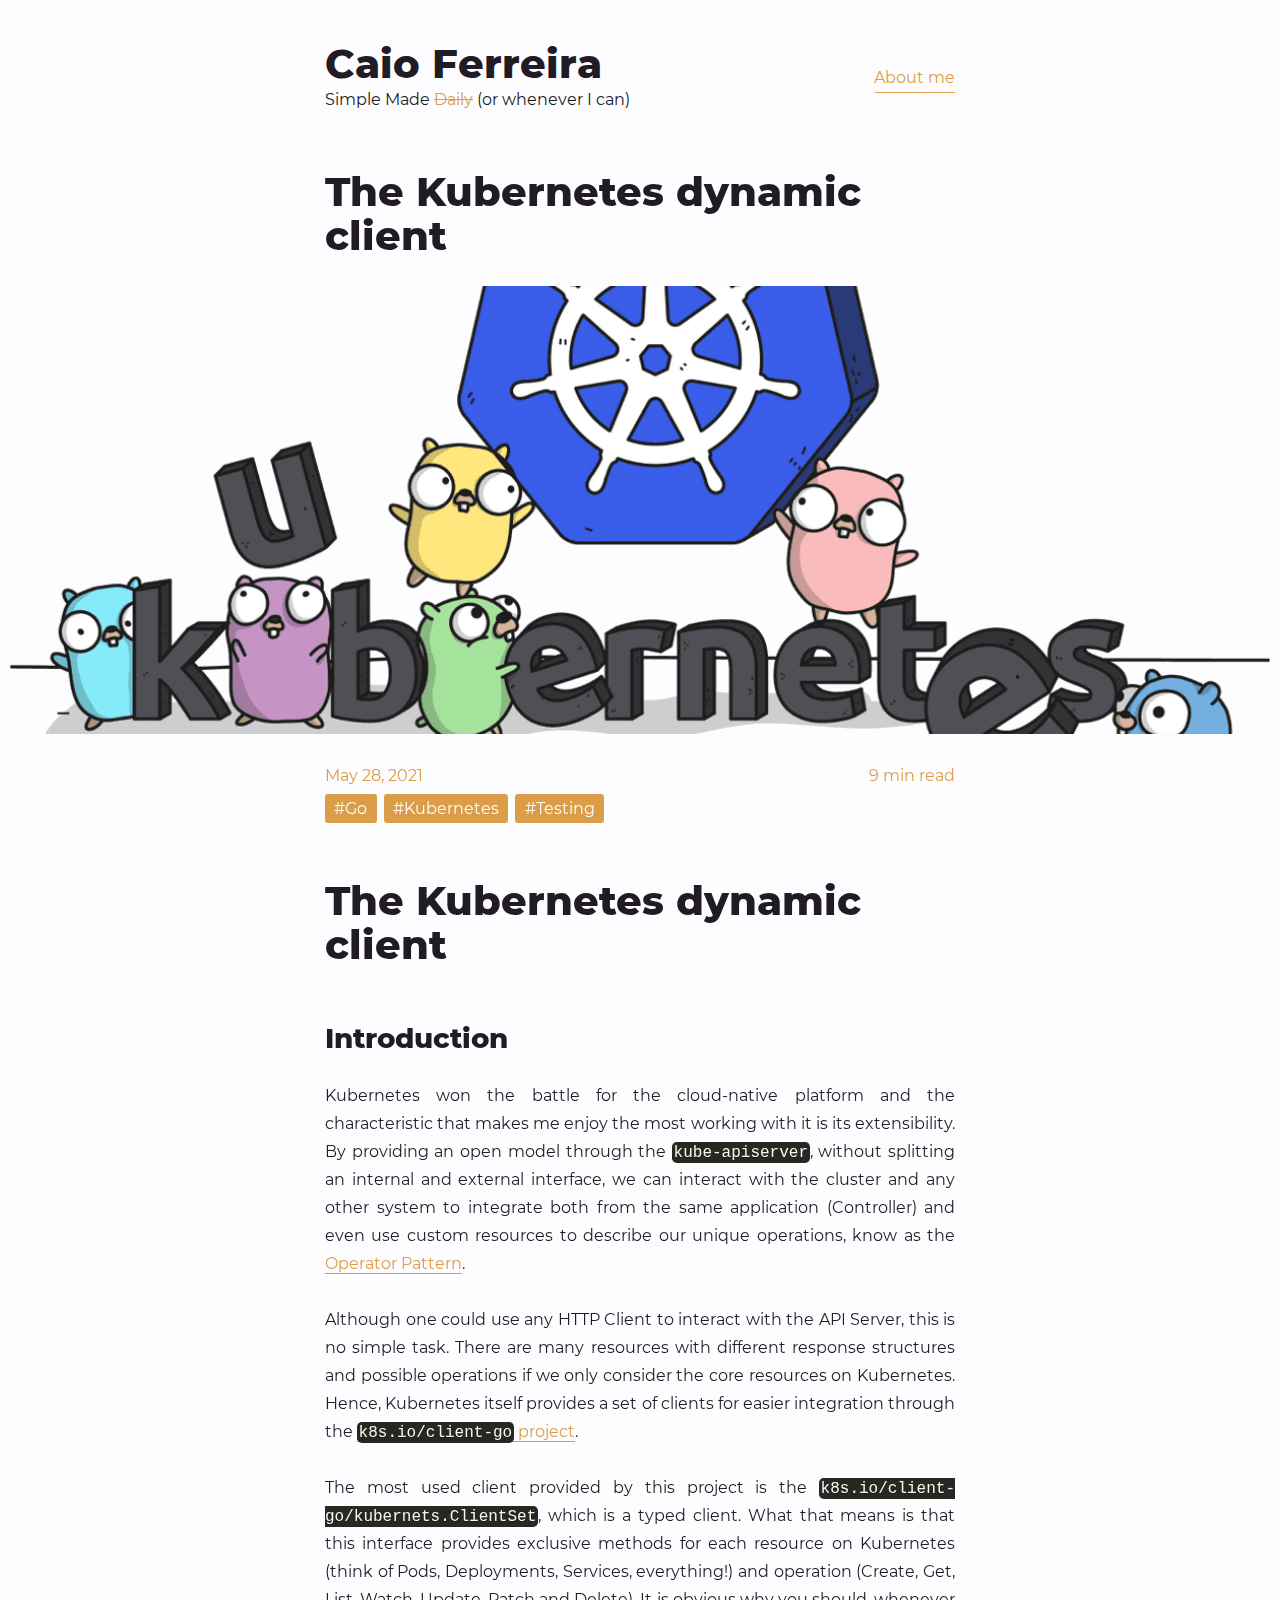
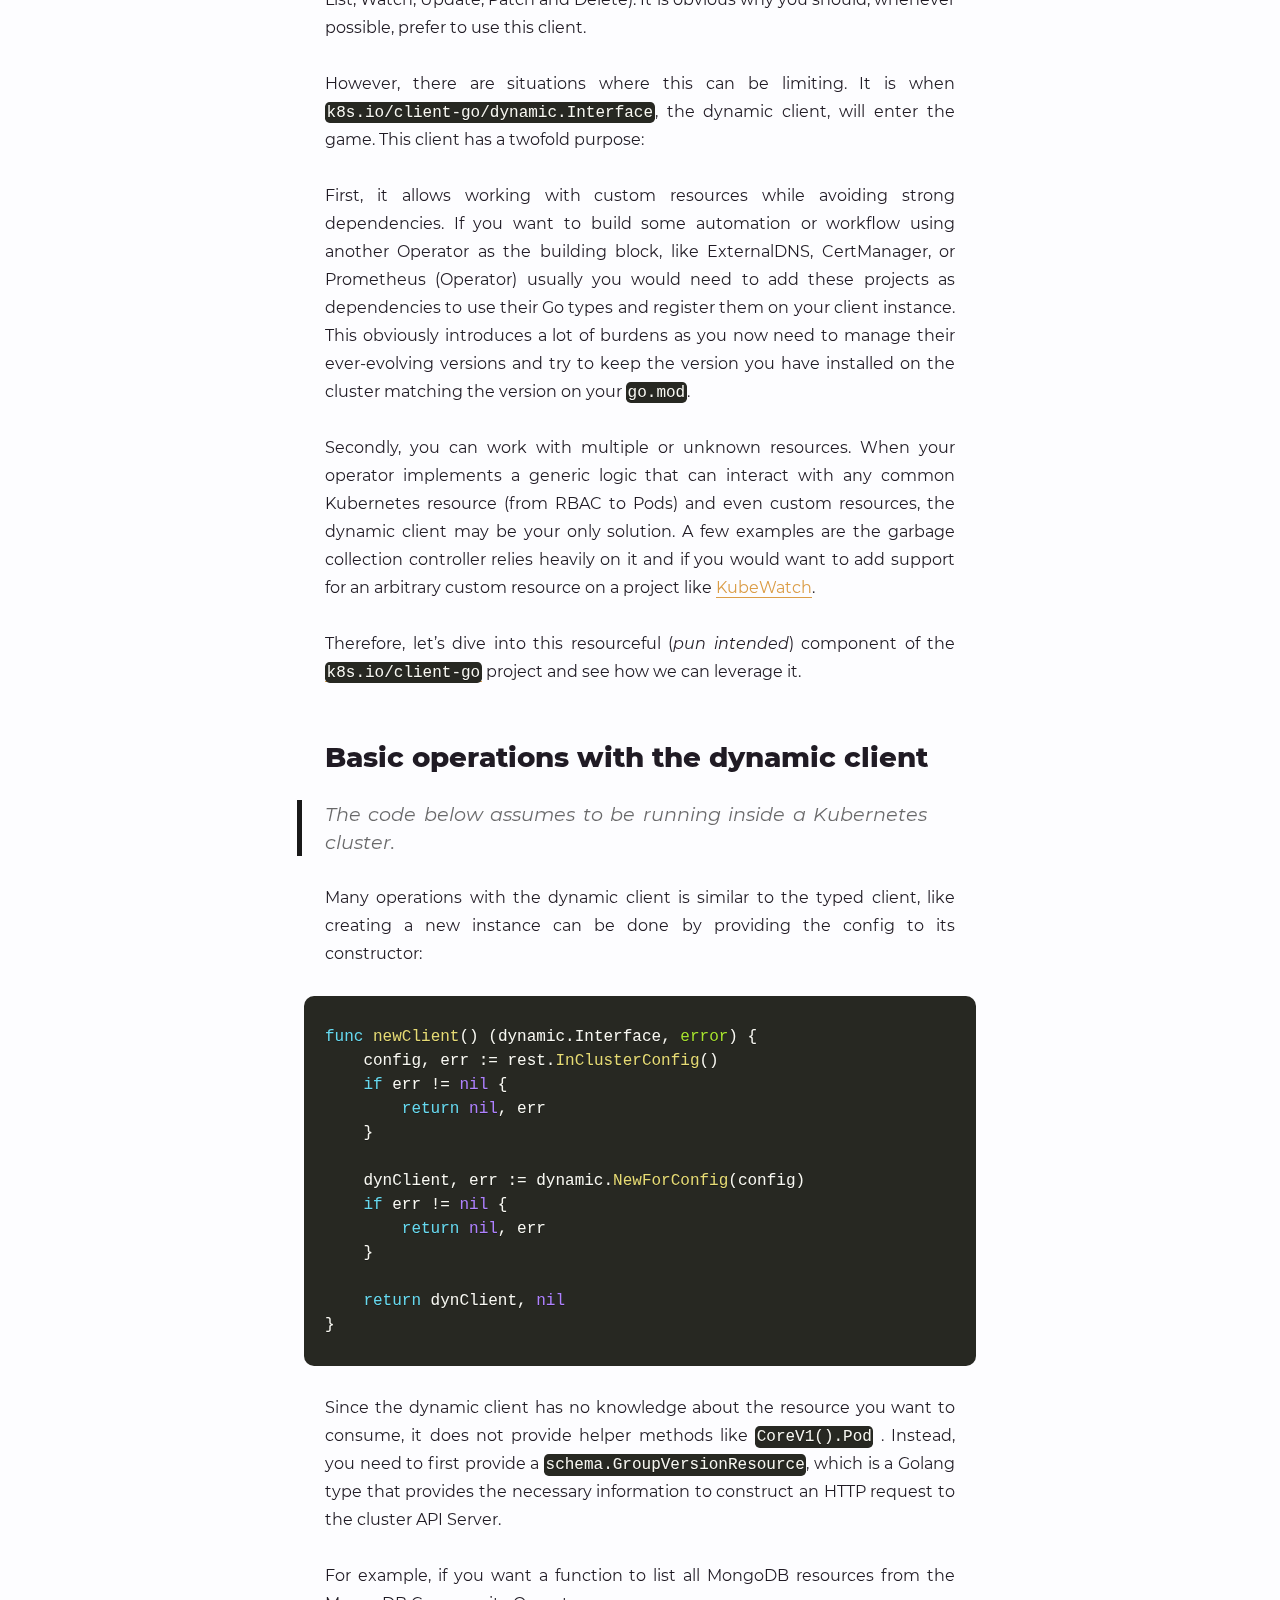
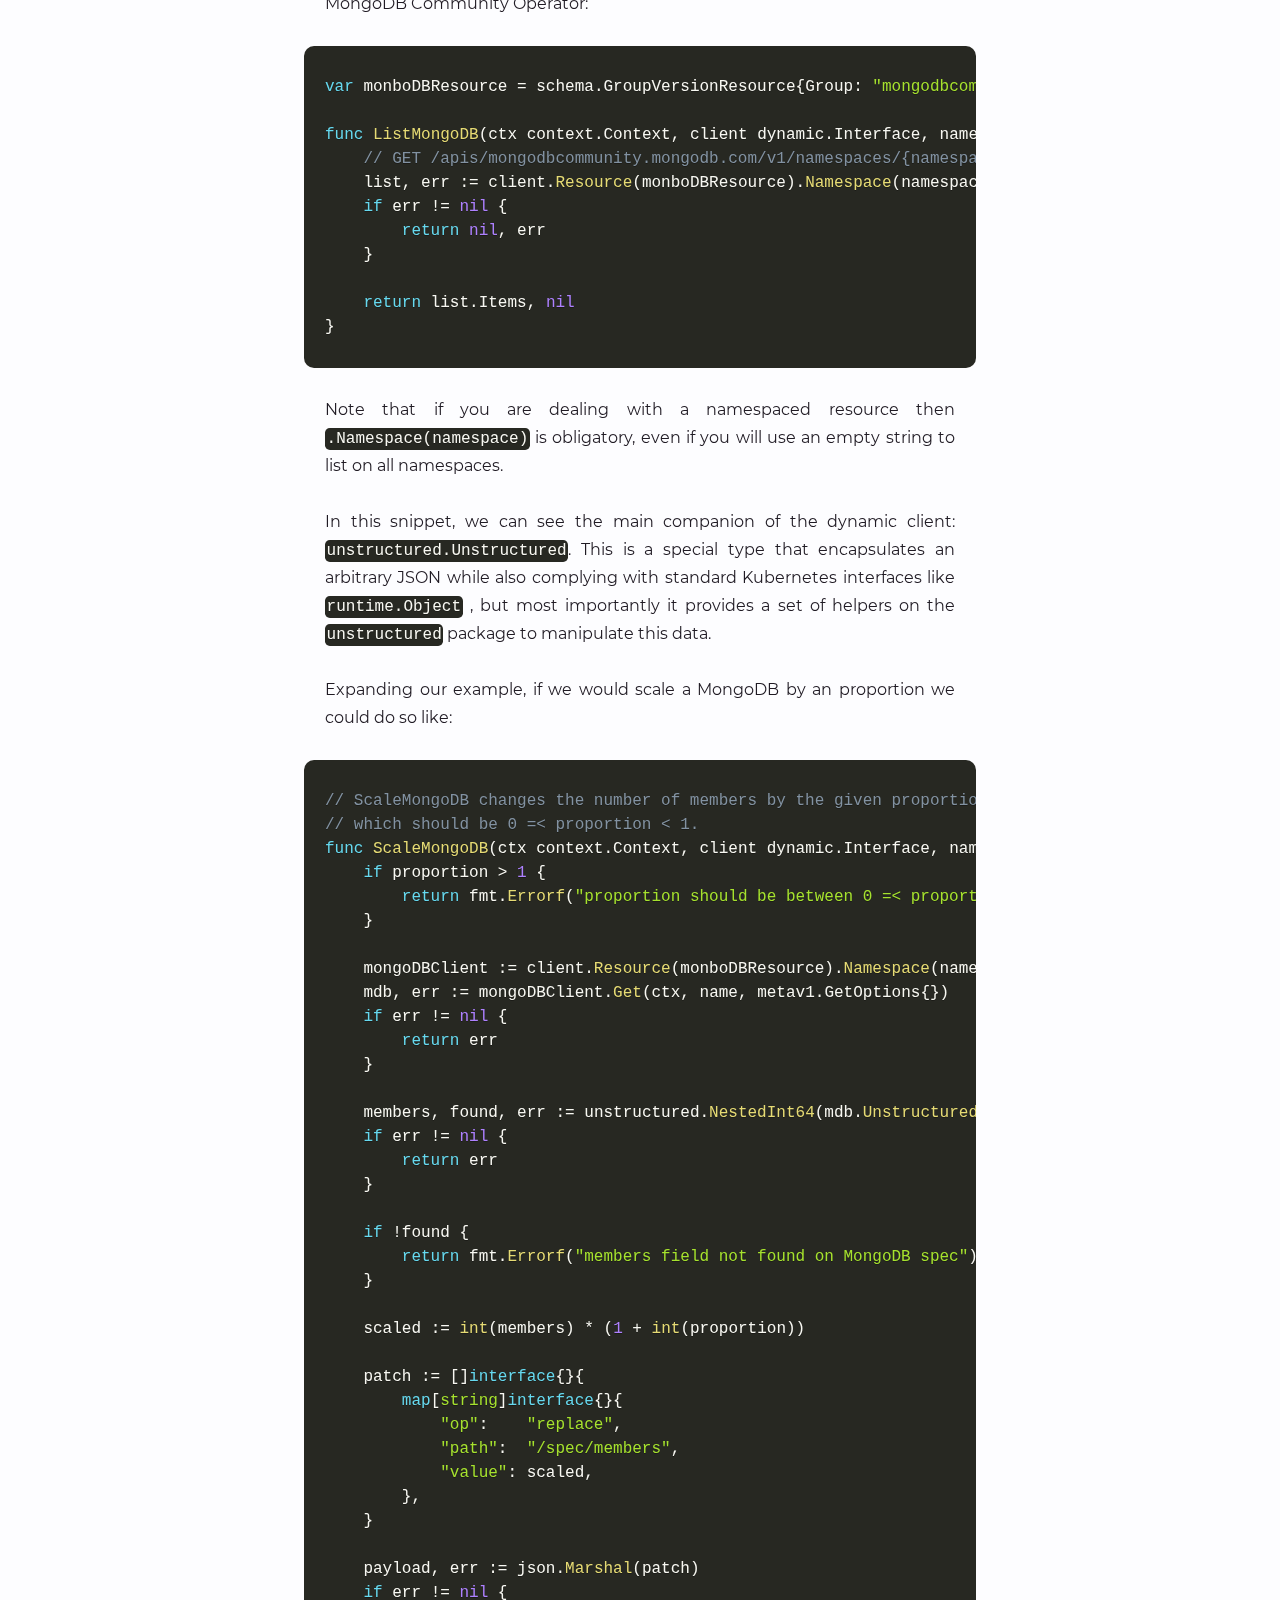
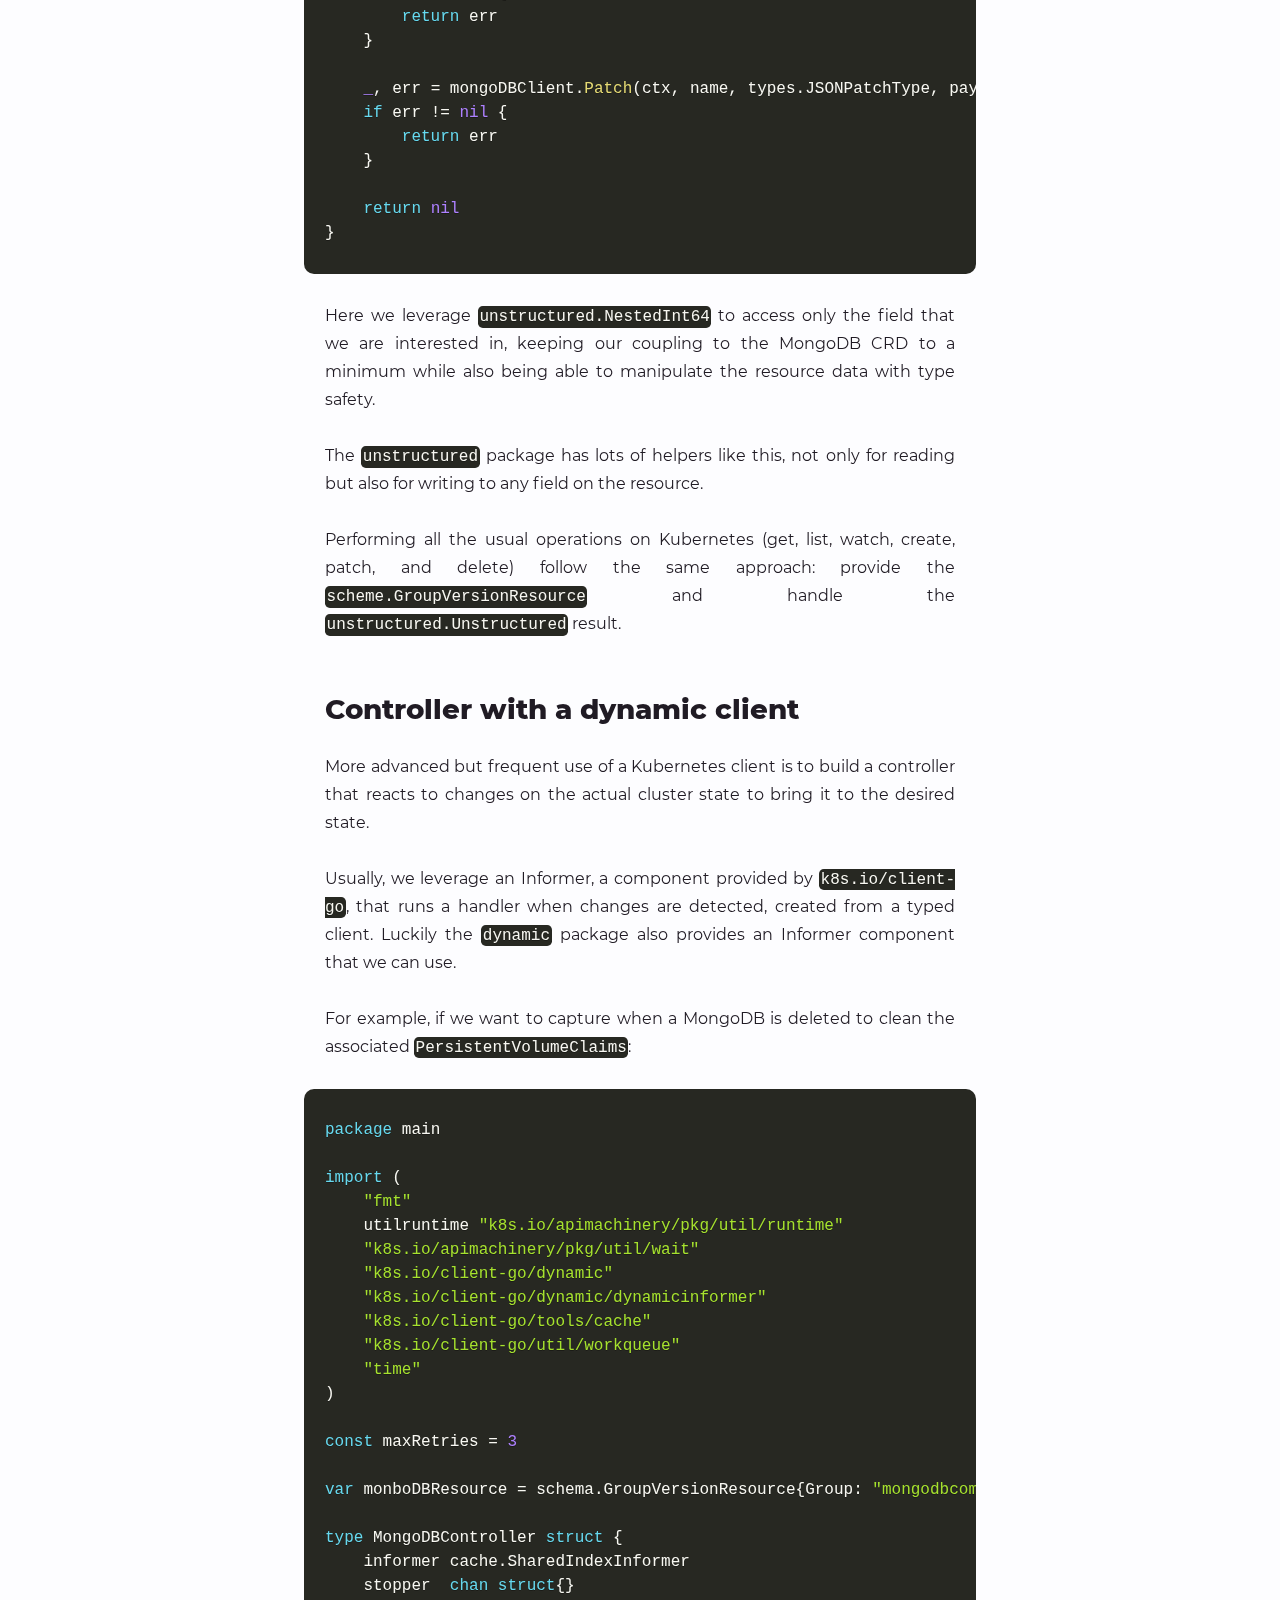
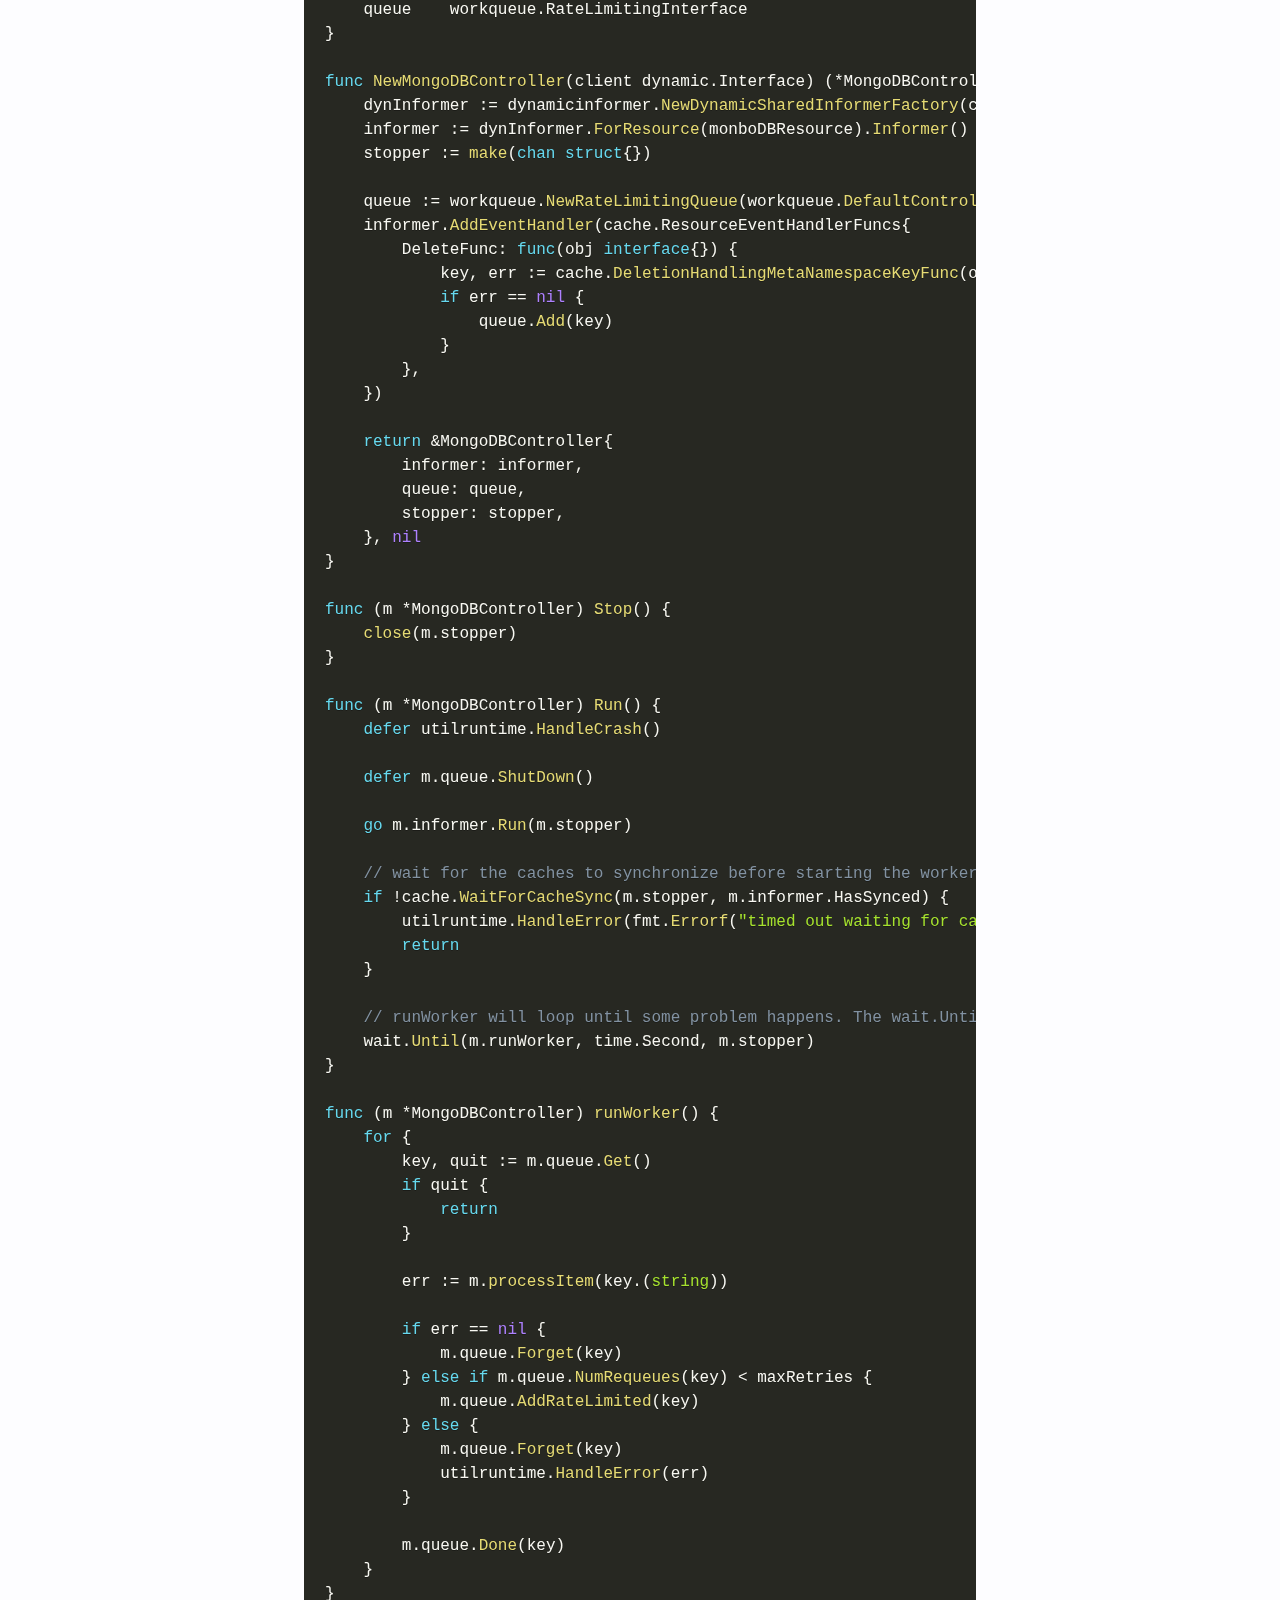
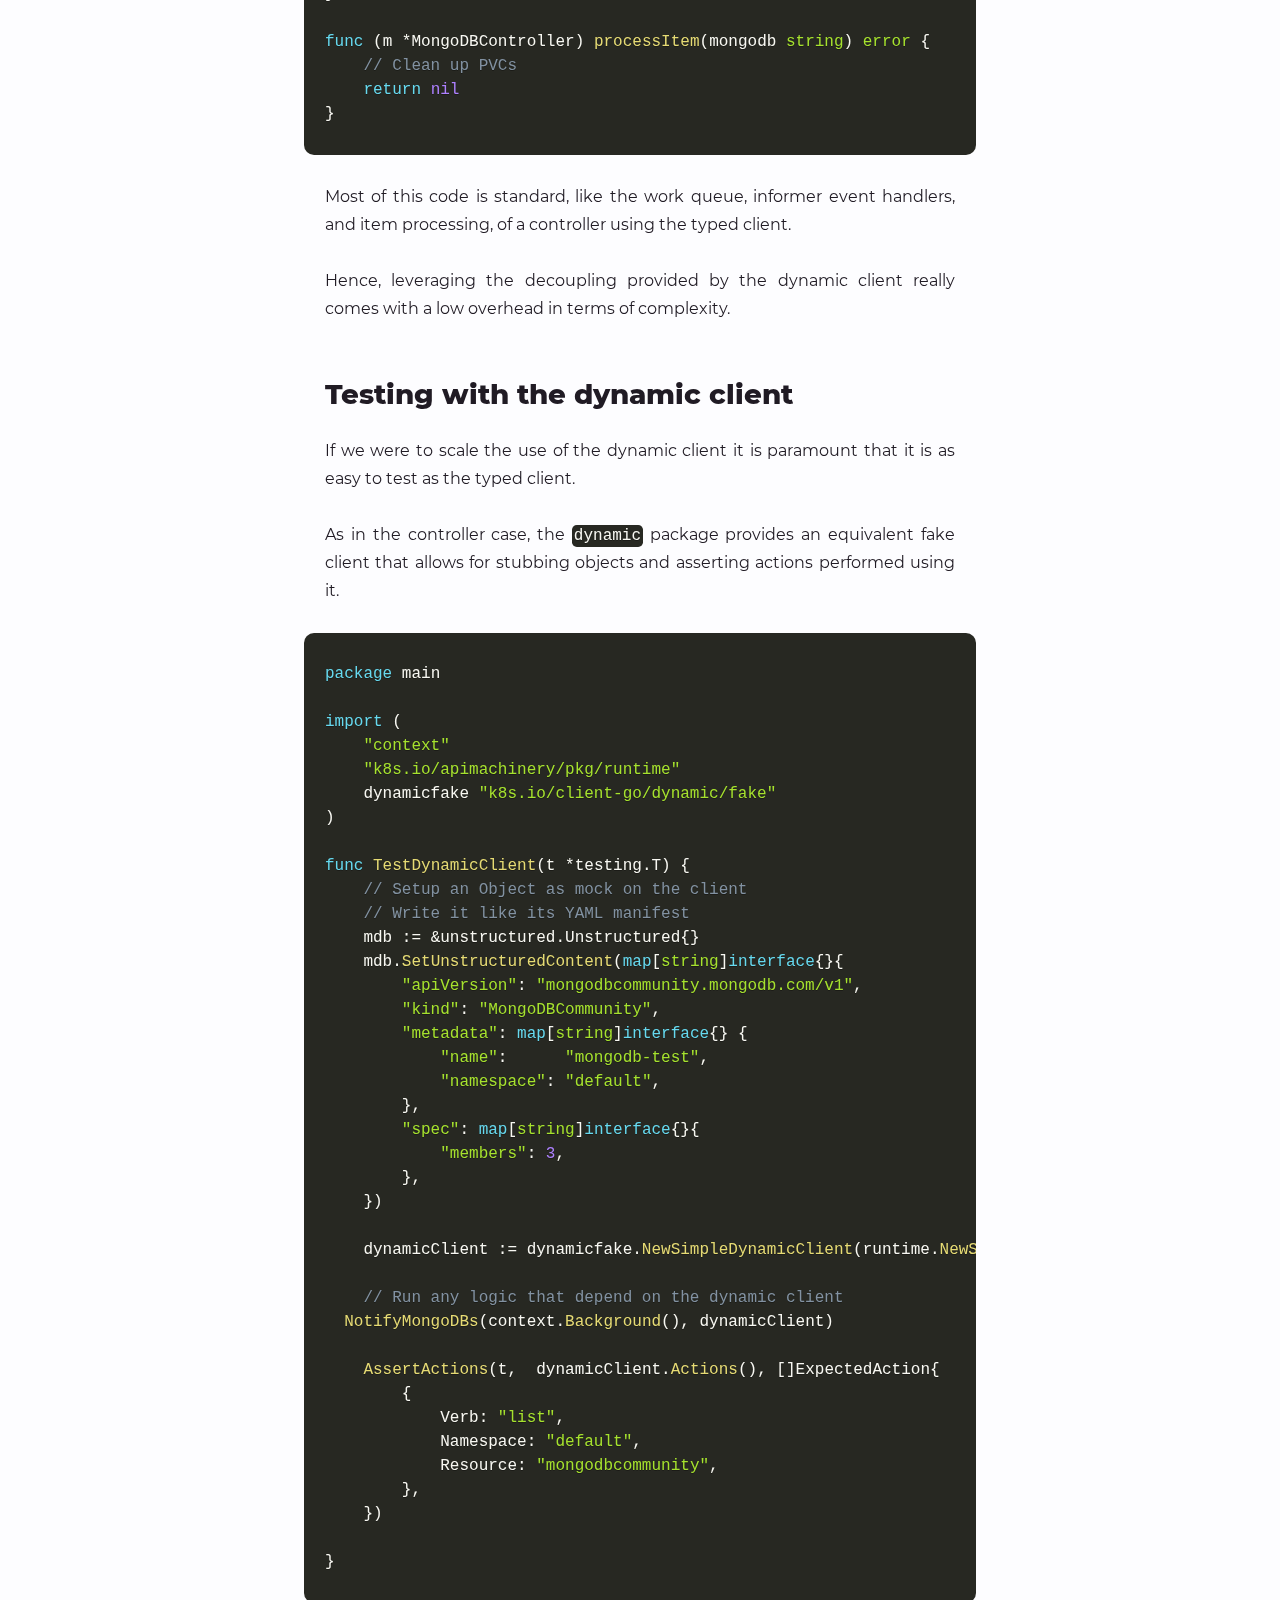
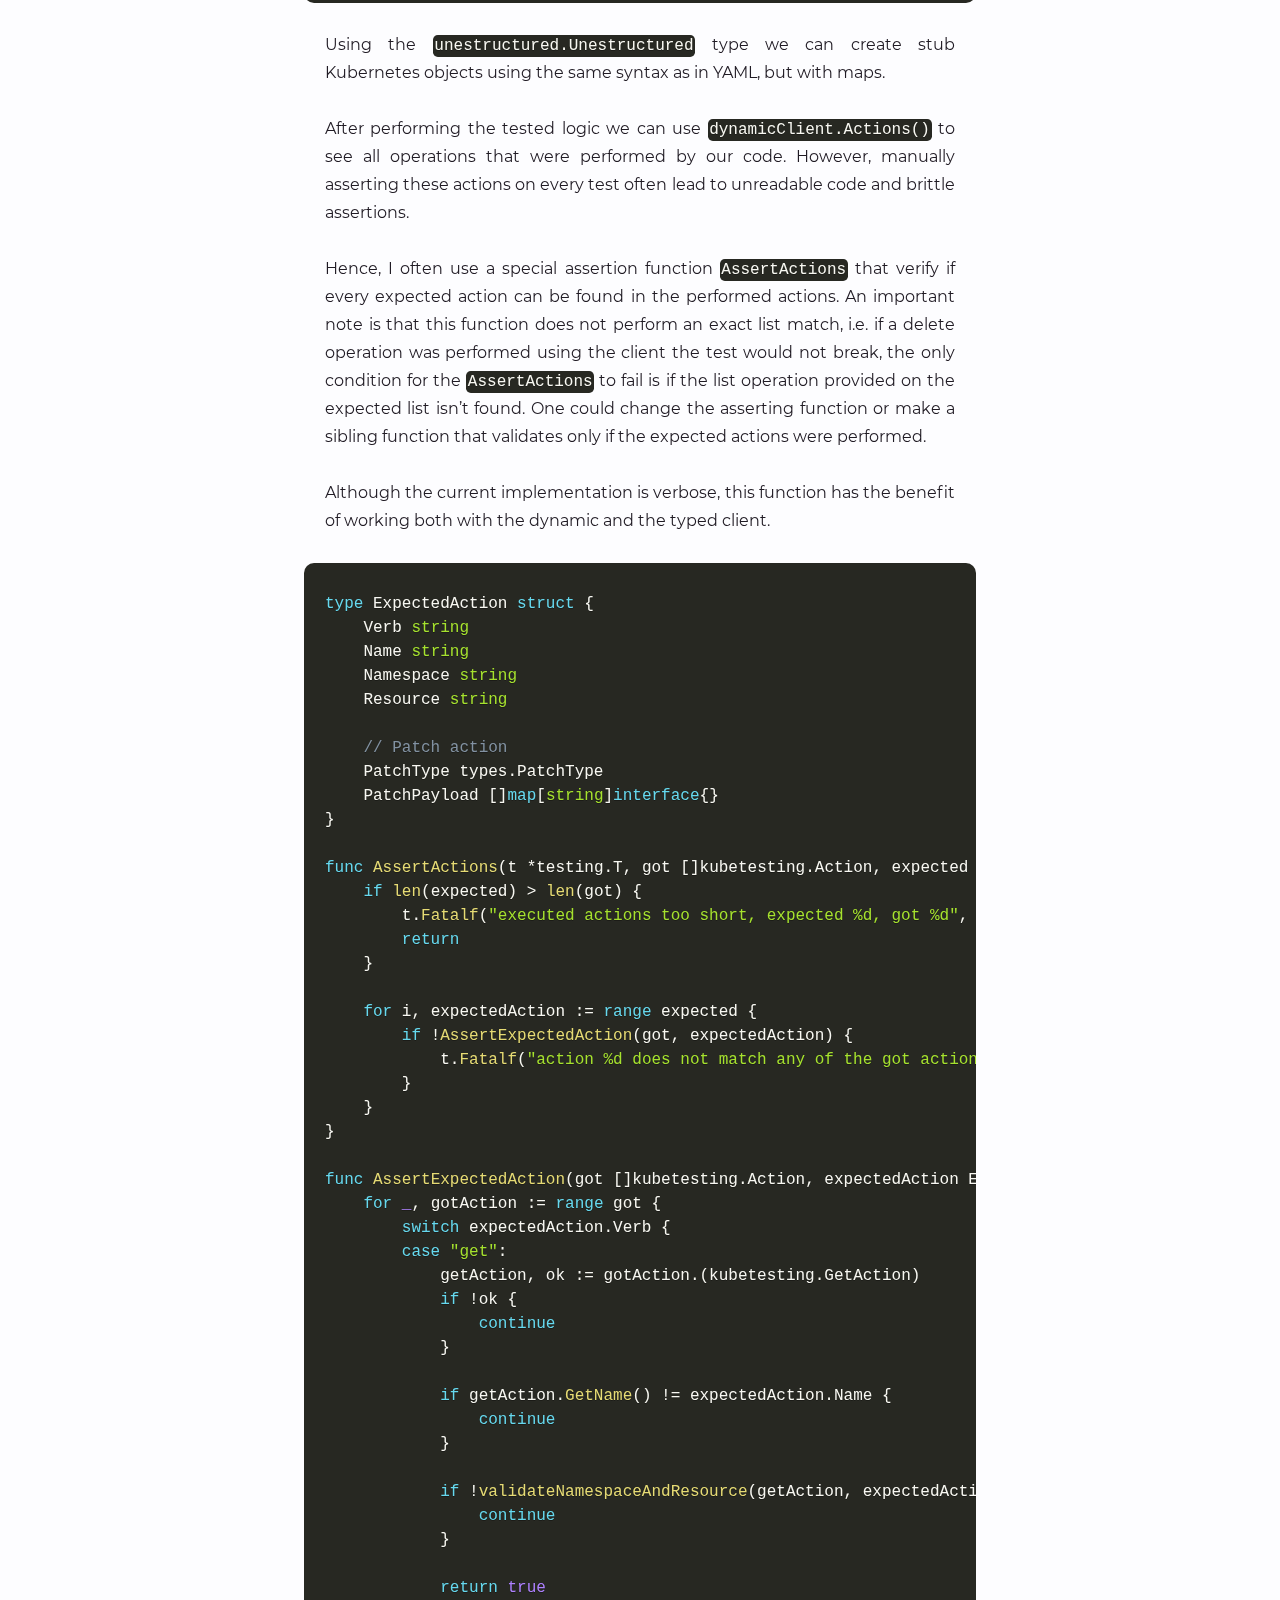
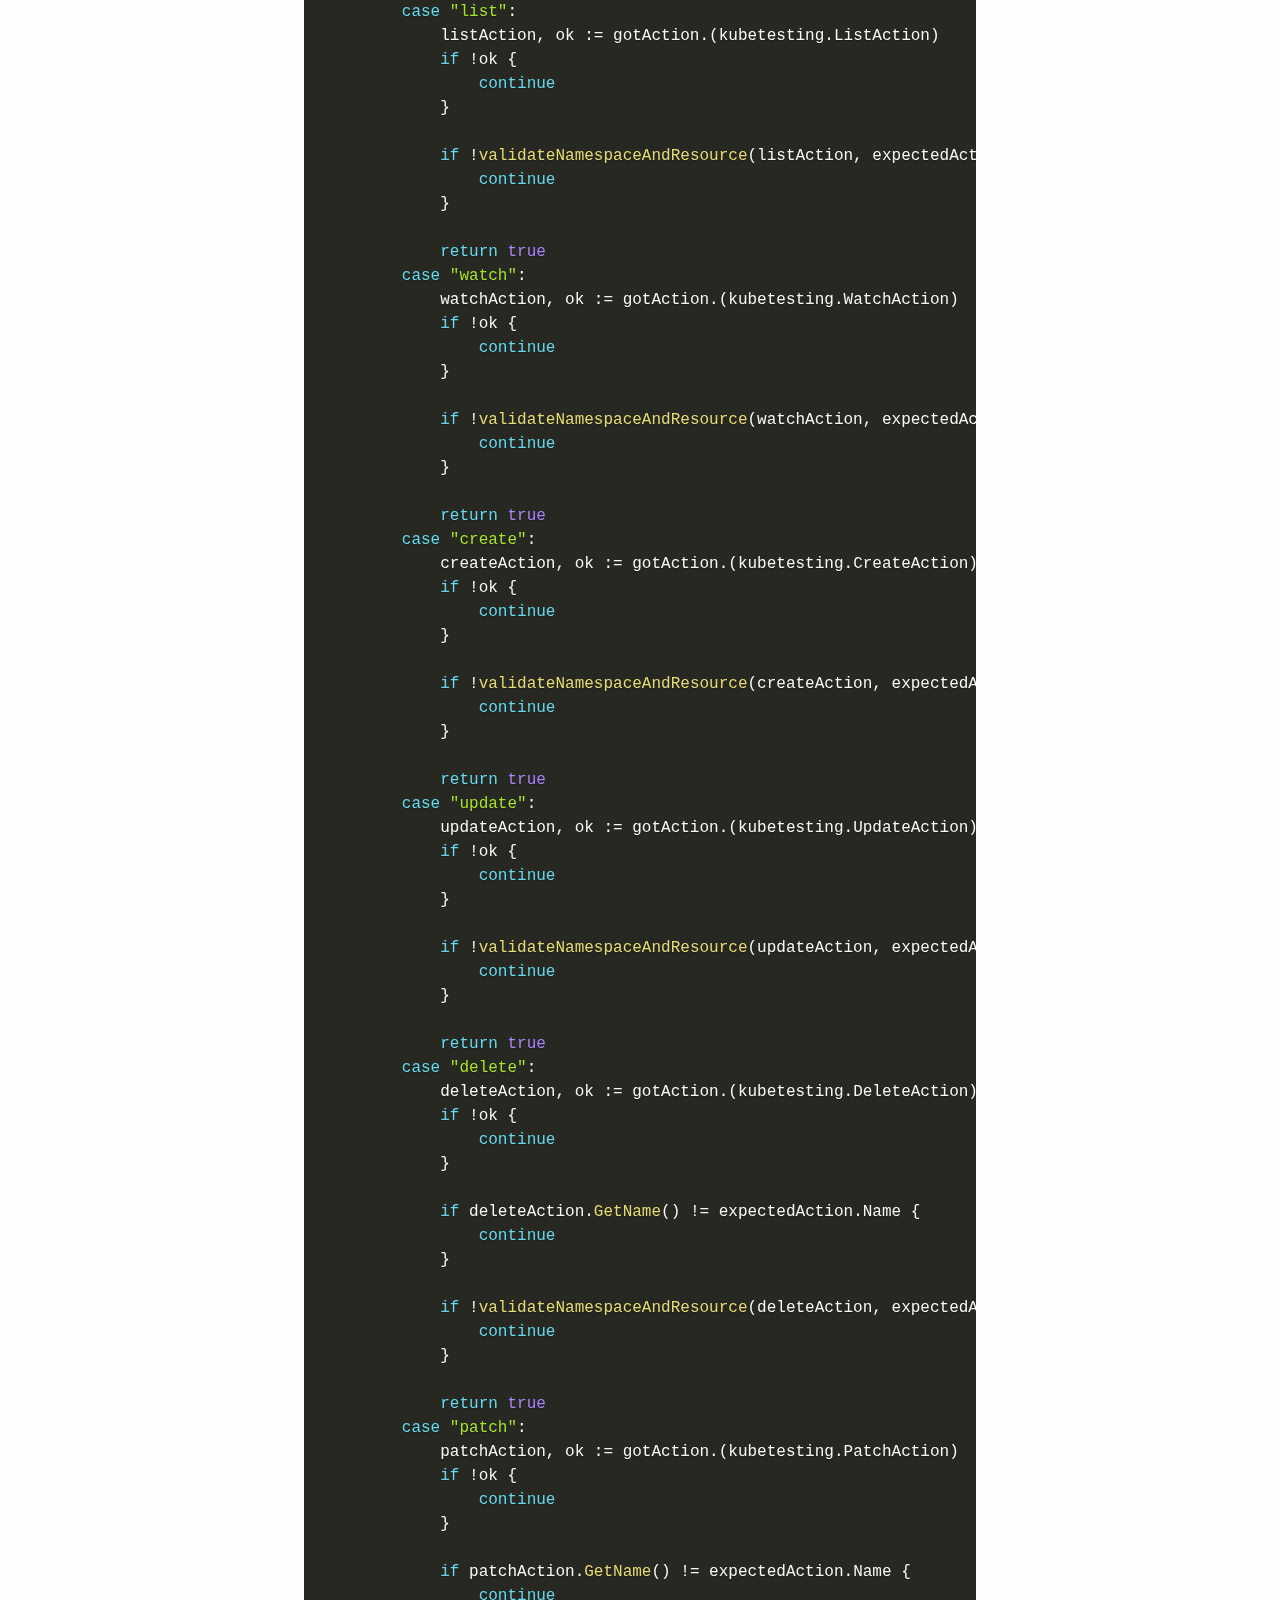
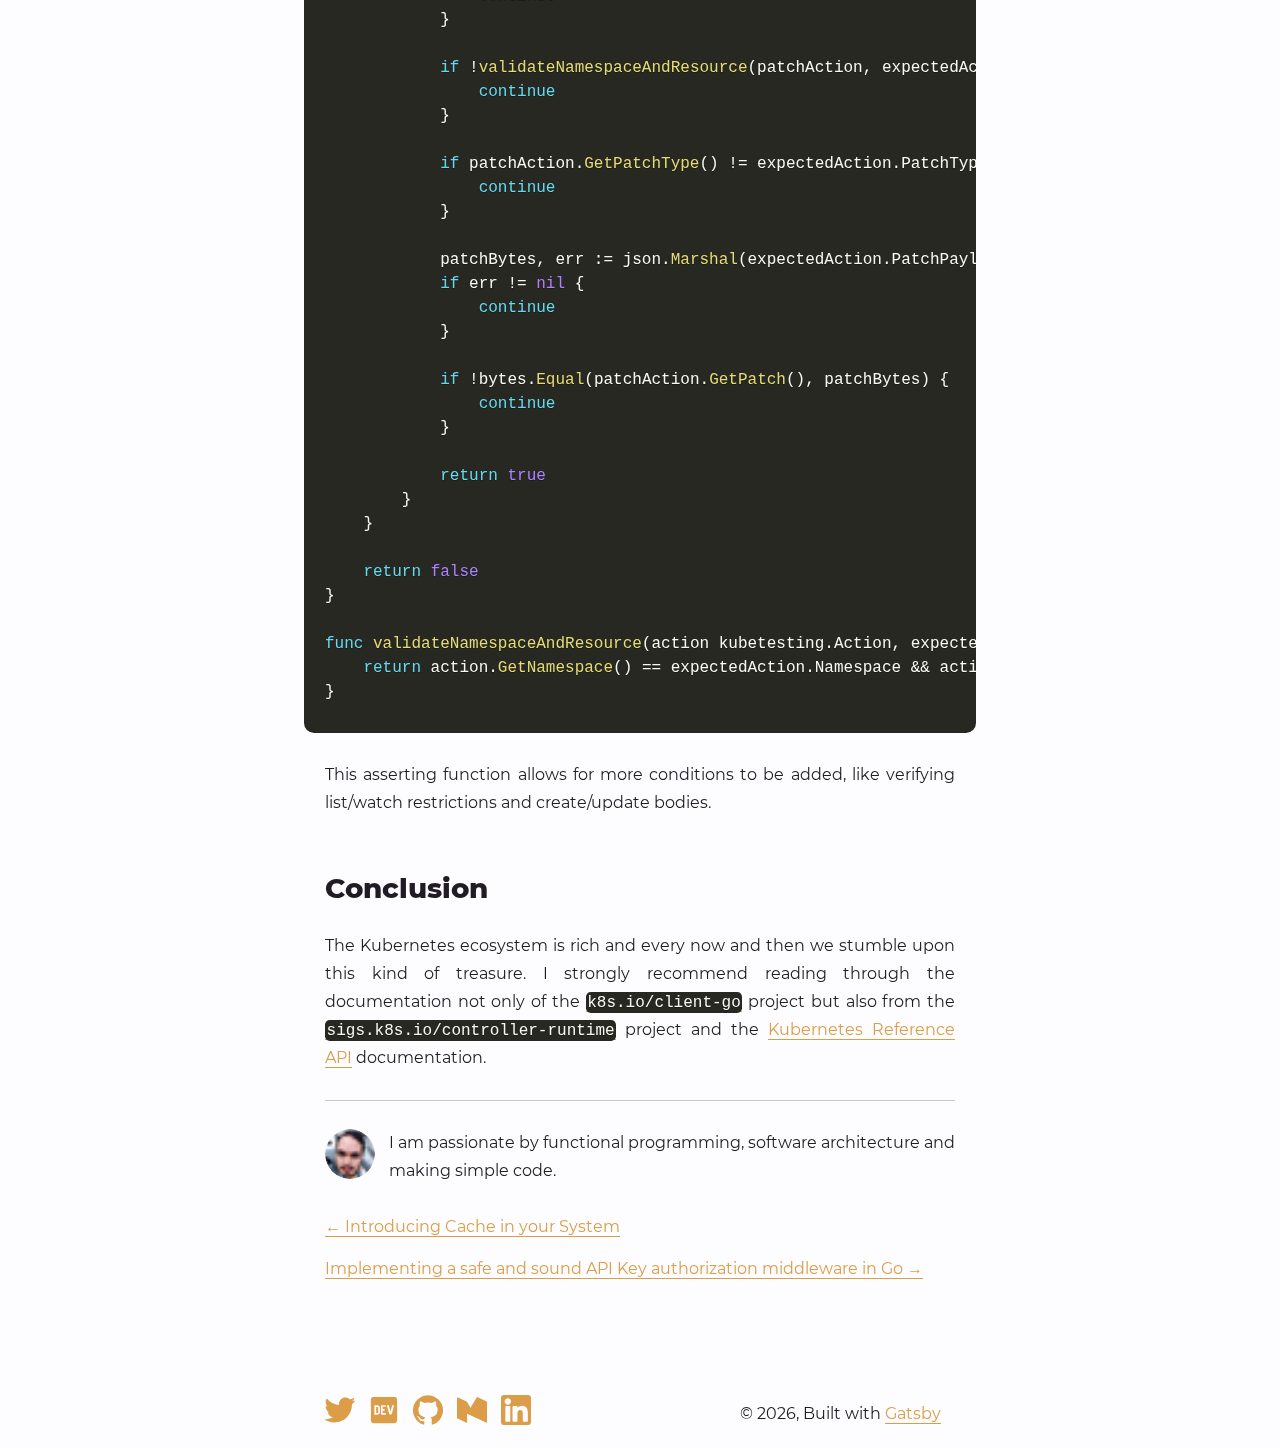
<file: post/the-kubernetes-dynamic-client/index.html>
<!DOCTYPE html><html lang="en"><head><meta charSet="utf-8"/><meta http-equiv="x-ua-compatible" content="ie=edge"/><meta name="viewport" content="width=device-width, initial-scale=1, shrink-to-fit=no"/><style id="typography.js">html{font-family:sans-serif;-ms-text-size-adjust:100%;-webkit-text-size-adjust:100%}body{margin:0}article,aside,details,figcaption,figure,footer,header,main,menu,nav,section,summary{display:block}audio,canvas,progress,video{display:inline-block}audio:not([controls]){display:none;height:0}progress{vertical-align:baseline}[hidden],template{display:none}a{background-color:transparent;-webkit-text-decoration-skip:objects}a:active,a:hover{outline-width:0}abbr[title]{border-bottom:none;text-decoration:underline;text-decoration:underline dotted}b,strong{font-weight:inherit;font-weight:bolder}dfn{font-style:italic}h1{font-size:2em;margin:.67em 0}mark{background-color:#ff0;color:#000}small{font-size:80%}sub,sup{font-size:75%;line-height:0;position:relative;vertical-align:baseline}sub{bottom:-.25em}sup{top:-.5em}img{border-style:none}svg:not(:root){overflow:hidden}code,kbd,pre,samp{font-family:monospace,monospace;font-size:1em}figure{margin:1em 40px}hr{box-sizing:content-box;height:0;overflow:visible}button,input,optgroup,select,textarea{font:inherit;margin:0}optgroup{font-weight:700}button,input{overflow:visible}button,select{text-transform:none}[type=reset],[type=submit],button,html [type=button]{-webkit-appearance:button}[type=button]::-moz-focus-inner,[type=reset]::-moz-focus-inner,[type=submit]::-moz-focus-inner,button::-moz-focus-inner{border-style:none;padding:0}[type=button]:-moz-focusring,[type=reset]:-moz-focusring,[type=submit]:-moz-focusring,button:-moz-focusring{outline:1px dotted ButtonText}fieldset{border:1px solid silver;margin:0 2px;padding:.35em .625em .75em}legend{box-sizing:border-box;color:inherit;display:table;max-width:100%;padding:0;white-space:normal}textarea{overflow:auto}[type=checkbox],[type=radio]{box-sizing:border-box;padding:0}[type=number]::-webkit-inner-spin-button,[type=number]::-webkit-outer-spin-button{height:auto}[type=search]{-webkit-appearance:textfield;outline-offset:-2px}[type=search]::-webkit-search-cancel-button,[type=search]::-webkit-search-decoration{-webkit-appearance:none}::-webkit-input-placeholder{color:inherit;opacity:.54}::-webkit-file-upload-button{-webkit-appearance:button;font:inherit}html{font:100%/1.75 'Merriweather','Georgia',serif;box-sizing:border-box;overflow-y:scroll;}*{box-sizing:inherit;}*:before{box-sizing:inherit;}*:after{box-sizing:inherit;}body{color:hsla(0,0%,0%,0.9);font-family:'Merriweather','Georgia',serif;font-weight:400;word-wrap:break-word;font-kerning:normal;-moz-font-feature-settings:"kern", "liga", "clig", "calt";-ms-font-feature-settings:"kern", "liga", "clig", "calt";-webkit-font-feature-settings:"kern", "liga", "clig", "calt";font-feature-settings:"kern", "liga", "clig", "calt";}img{max-width:100%;margin-left:0;margin-right:0;margin-top:0;padding-bottom:0;padding-left:0;padding-right:0;padding-top:0;margin-bottom:1.75rem;}h1{margin-left:0;margin-right:0;margin-top:0;padding-bottom:0;padding-left:0;padding-right:0;padding-top:0;margin-bottom:1.75rem;color:inherit;font-family:Montserrat,sans-serif;font-weight:900;text-rendering:optimizeLegibility;font-size:2.5rem;line-height:1.1;}h2{margin-left:0;margin-right:0;margin-top:0;padding-bottom:0;padding-left:0;padding-right:0;padding-top:0;margin-bottom:1.75rem;color:inherit;font-family:'Merriweather','Georgia',serif;font-weight:900;text-rendering:optimizeLegibility;font-size:1.73286rem;line-height:1.1;}h3{margin-left:0;margin-right:0;margin-top:0;padding-bottom:0;padding-left:0;padding-right:0;padding-top:0;margin-bottom:1.75rem;color:inherit;font-family:'Merriweather','Georgia',serif;font-weight:900;text-rendering:optimizeLegibility;font-size:1.4427rem;line-height:1.1;}h4{margin-left:0;margin-right:0;margin-top:0;padding-bottom:0;padding-left:0;padding-right:0;padding-top:0;margin-bottom:1.75rem;color:inherit;font-family:'Merriweather','Georgia',serif;font-weight:900;text-rendering:optimizeLegibility;font-size:1rem;line-height:1.1;letter-spacing:0.140625em;text-transform:uppercase;}h5{margin-left:0;margin-right:0;margin-top:0;padding-bottom:0;padding-left:0;padding-right:0;padding-top:0;margin-bottom:1.75rem;color:inherit;font-family:'Merriweather','Georgia',serif;font-weight:900;text-rendering:optimizeLegibility;font-size:0.83255rem;line-height:1.1;}h6{margin-left:0;margin-right:0;margin-top:0;padding-bottom:0;padding-left:0;padding-right:0;padding-top:0;margin-bottom:1.75rem;color:inherit;font-family:'Merriweather','Georgia',serif;font-weight:900;text-rendering:optimizeLegibility;font-size:0.75966rem;line-height:1.1;font-style:italic;}hgroup{margin-left:0;margin-right:0;margin-top:0;padding-bottom:0;padding-left:0;padding-right:0;padding-top:0;margin-bottom:1.75rem;}ul{margin-left:1.75rem;margin-right:0;margin-top:0;padding-bottom:0;padding-left:0;padding-right:0;padding-top:0;margin-bottom:1.75rem;list-style-position:outside;list-style-image:none;list-style:disc;}ol{margin-left:1.75rem;margin-right:0;margin-top:0;padding-bottom:0;padding-left:0;padding-right:0;padding-top:0;margin-bottom:1.75rem;list-style-position:outside;list-style-image:none;}dl{margin-left:0;margin-right:0;margin-top:0;padding-bottom:0;padding-left:0;padding-right:0;padding-top:0;margin-bottom:1.75rem;}dd{margin-left:0;margin-right:0;margin-top:0;padding-bottom:0;padding-left:0;padding-right:0;padding-top:0;margin-bottom:1.75rem;}p{margin-left:0;margin-right:0;margin-top:0;padding-bottom:0;padding-left:0;padding-right:0;padding-top:0;margin-bottom:1.75rem;}figure{margin-left:0;margin-right:0;margin-top:0;padding-bottom:0;padding-left:0;padding-right:0;padding-top:0;margin-bottom:1.75rem;}pre{margin-left:0;margin-right:0;margin-top:0;padding-bottom:0;padding-left:0;padding-right:0;padding-top:0;margin-bottom:1.75rem;font-size:0.85rem;line-height:1.75rem;}table{margin-left:0;margin-right:0;margin-top:0;padding-bottom:0;padding-left:0;padding-right:0;padding-top:0;margin-bottom:1.75rem;font-size:1rem;line-height:1.75rem;border-collapse:collapse;width:100%;}fieldset{margin-left:0;margin-right:0;margin-top:0;padding-bottom:0;padding-left:0;padding-right:0;padding-top:0;margin-bottom:1.75rem;}blockquote{margin-left:-1.75rem;margin-right:1.75rem;margin-top:0;padding-bottom:0;padding-left:1.42188rem;padding-right:0;padding-top:0;margin-bottom:1.75rem;font-size:1.20112rem;line-height:1.75rem;color:hsla(0,0%,0%,0.59);font-style:italic;border-left:0.32813rem solid hsla(0,0%,0%,0.9);}form{margin-left:0;margin-right:0;margin-top:0;padding-bottom:0;padding-left:0;padding-right:0;padding-top:0;margin-bottom:1.75rem;}noscript{margin-left:0;margin-right:0;margin-top:0;padding-bottom:0;padding-left:0;padding-right:0;padding-top:0;margin-bottom:1.75rem;}iframe{margin-left:0;margin-right:0;margin-top:0;padding-bottom:0;padding-left:0;padding-right:0;padding-top:0;margin-bottom:1.75rem;}hr{margin-left:0;margin-right:0;margin-top:0;padding-bottom:0;padding-left:0;padding-right:0;padding-top:0;margin-bottom:calc(1.75rem - 1px);background:hsla(0,0%,0%,0.2);border:none;height:1px;}address{margin-left:0;margin-right:0;margin-top:0;padding-bottom:0;padding-left:0;padding-right:0;padding-top:0;margin-bottom:1.75rem;}b{font-weight:700;}strong{font-weight:700;}dt{font-weight:700;}th{font-weight:700;}li{margin-bottom:calc(1.75rem / 2);}ol li{padding-left:0;}ul li{padding-left:0;}li > ol{margin-left:1.75rem;margin-bottom:calc(1.75rem / 2);margin-top:calc(1.75rem / 2);}li > ul{margin-left:1.75rem;margin-bottom:calc(1.75rem / 2);margin-top:calc(1.75rem / 2);}blockquote *:last-child{margin-bottom:0;}li *:last-child{margin-bottom:0;}p *:last-child{margin-bottom:0;}li > p{margin-bottom:calc(1.75rem / 2);}code{font-size:0.85rem;line-height:1.75rem;}kbd{font-size:0.85rem;line-height:1.75rem;}samp{font-size:0.85rem;line-height:1.75rem;}abbr{border-bottom:1px dotted hsla(0,0%,0%,0.5);cursor:help;}acronym{border-bottom:1px dotted hsla(0,0%,0%,0.5);cursor:help;}abbr[title]{border-bottom:1px dotted hsla(0,0%,0%,0.5);cursor:help;text-decoration:none;}thead{text-align:left;}td,th{text-align:left;border-bottom:1px solid hsla(0,0%,0%,0.12);font-feature-settings:"tnum";-moz-font-feature-settings:"tnum";-ms-font-feature-settings:"tnum";-webkit-font-feature-settings:"tnum";padding-left:1.16667rem;padding-right:1.16667rem;padding-top:0.875rem;padding-bottom:calc(0.875rem - 1px);}th:first-child,td:first-child{padding-left:0;}th:last-child,td:last-child{padding-right:0;}blockquote > :last-child{margin-bottom:0;}blockquote cite{font-size:1rem;line-height:1.75rem;color:hsla(0,0%,0%,0.9);font-weight:400;}blockquote cite:before{content:"— ";}ul,ol{margin-left:0;}@media only screen and (max-width:480px){ul,ol{margin-left:1.75rem;}blockquote{margin-left:-1.3125rem;margin-right:0;padding-left:0.98438rem;}}h1,h2,h3,h4,h5,h6{margin-top:3.5rem;}a{box-shadow:0 1px 0 0 currentColor;color:var(--secondary);text-decoration:none;}a:hover,a:active{box-shadow:none;}mark,ins{background:#007acc;color:white;padding:0.10938rem 0.21875rem;text-decoration:none;}a:hover{color:var(--hover);}h1, h2, h3, h4, h5, h6{font-family:inherit;font-weight:800;text-align:left;}a.gatsby-resp-image-link{box-shadow:none;}</style><style data-href="/styles.286ec0a773165cd5aeae.css" id="gatsby-global-css">@font-face{font-family:Montserrat;font-style:normal;font-display:swap;font-weight:100;src:local("Montserrat Thin "),local("Montserrat-Thin"),url(/static/montserrat-latin-100-191cc9f50f3b76b9617cb383f19acb7d.woff2) format("woff2"),url(/static/montserrat-latin-100-370318464551d5f25b0f0a78f374faac.woff) format("woff")}@font-face{font-family:Montserrat;font-style:italic;font-display:swap;font-weight:100;src:local("Montserrat Thin italic"),local("Montserrat-Thinitalic"),url(/static/montserrat-latin-100italic-bdeaeb79db315697bd173a55b097dc18.woff2) format("woff2"),url(/static/montserrat-latin-100italic-ecf7d49386e8f265878e735db34a7c4b.woff) format("woff")}@font-face{font-family:Montserrat;font-style:normal;font-display:swap;font-weight:200;src:local("Montserrat Extra Light "),local("Montserrat-Extra Light"),url(/static/montserrat-latin-200-85d5ef9db7f2dc6979172a4a3b2c57cb.woff2) format("woff2"),url(/static/montserrat-latin-200-1fc98e126a3d152549240e6244d7e669.woff) format("woff")}@font-face{font-family:Montserrat;font-style:italic;font-display:swap;font-weight:200;src:local("Montserrat Extra Light italic"),local("Montserrat-Extra Lightitalic"),url(/static/montserrat-latin-200italic-49095760a498d024fe1a85a078850df9.woff2) format("woff2"),url(/static/montserrat-latin-200italic-fe46cf8b9462c820457d3bf537e4057f.woff) format("woff")}@font-face{font-family:Montserrat;font-style:normal;font-display:swap;font-weight:300;src:local("Montserrat Light "),local("Montserrat-Light"),url(/static/montserrat-latin-300-7c3daf12b706645b5d3710f863a4da04.woff2) format("woff2"),url(/static/montserrat-latin-300-8dc95fab9cf98d02ca8d76e97d3dff60.woff) format("woff")}@font-face{font-family:Montserrat;font-style:italic;font-display:swap;font-weight:300;src:local("Montserrat Light italic"),local("Montserrat-Lightitalic"),url(/static/montserrat-latin-300italic-f20b178ca2024a5eac8e42e6649db86c.woff2) format("woff2"),url(/static/montserrat-latin-300italic-3fe16939288856e8e828fa2661bf2354.woff) format("woff")}@font-face{font-family:Montserrat;font-style:normal;font-display:swap;font-weight:400;src:local("Montserrat Regular "),local("Montserrat-Regular"),url(/static/montserrat-latin-400-bc3aa95dca08f5fee5291e34959c27bc.woff2) format("woff2"),url(/static/montserrat-latin-400-8102c4838f9e3d08dad644290a9cb701.woff) format("woff")}@font-face{font-family:Montserrat;font-style:italic;font-display:swap;font-weight:400;src:local("Montserrat Regular italic"),local("Montserrat-Regularitalic"),url(/static/montserrat-latin-400italic-5cad650422a7184467af5a4d17b264c4.woff2) format("woff2"),url(/static/montserrat-latin-400italic-d191f22af3bb50902b99ac577f81a322.woff) format("woff")}@font-face{font-family:Montserrat;font-style:normal;font-display:swap;font-weight:500;src:local("Montserrat Medium "),local("Montserrat-Medium"),url(/static/montserrat-latin-500-92d16e458625f4d2c8940f6bdca0ff09.woff2) format("woff2"),url(/static/montserrat-latin-500-8b763220218ffc11c57c84ddb80e7b26.woff) format("woff")}@font-face{font-family:Montserrat;font-style:italic;font-display:swap;font-weight:500;src:local("Montserrat Medium italic"),local("Montserrat-Mediumitalic"),url(/static/montserrat-latin-500italic-47bfcca6b69d6a9acca7a8bff17193e2.woff2) format("woff2"),url(/static/montserrat-latin-500italic-72c01f753c3940c0b9cb6bf2389caddf.woff) format("woff")}@font-face{font-family:Montserrat;font-style:normal;font-display:swap;font-weight:600;src:local("Montserrat SemiBold "),local("Montserrat-SemiBold"),url(/static/montserrat-latin-600-6fb1b5623e528e27c18658fecf5ee0ee.woff2) format("woff2"),url(/static/montserrat-latin-600-7c839d15a6f54e7025ba8c0c4b333e8f.woff) format("woff")}@font-face{font-family:Montserrat;font-style:italic;font-display:swap;font-weight:600;src:local("Montserrat SemiBold italic"),local("Montserrat-SemiBolditalic"),url(/static/montserrat-latin-600italic-60789af1c9338ed1a9546722ec54b4f7.woff2) format("woff2"),url(/static/montserrat-latin-600italic-f3d4de8d0afb19e777c79032ce828e3d.woff) format("woff")}@font-face{font-family:Montserrat;font-style:normal;font-display:swap;font-weight:700;src:local("Montserrat Bold "),local("Montserrat-Bold"),url(/static/montserrat-latin-700-39d93cf678c740f9f6b2b1cfde34bee3.woff2) format("woff2"),url(/static/montserrat-latin-700-80f10bd382f0df1cd650fec59f3c9394.woff) format("woff")}@font-face{font-family:Montserrat;font-style:italic;font-display:swap;font-weight:700;src:local("Montserrat Bold italic"),local("Montserrat-Bolditalic"),url(/static/montserrat-latin-700italic-ba136d97b14e82284dd595e257f11c47.woff2) format("woff2"),url(/static/montserrat-latin-700italic-8c98142b425630821139c24bd1698700.woff) format("woff")}@font-face{font-family:Montserrat;font-style:normal;font-display:swap;font-weight:800;src:local("Montserrat ExtraBold "),local("Montserrat-ExtraBold"),url(/static/montserrat-latin-800-b7018be9ed6cd94da8b6675b3a468c3b.woff2) format("woff2"),url(/static/montserrat-latin-800-9a9befcf50d64f9d2d19d8b1d1984add.woff) format("woff")}@font-face{font-family:Montserrat;font-style:italic;font-display:swap;font-weight:800;src:local("Montserrat ExtraBold italic"),local("Montserrat-ExtraBolditalic"),url(/static/montserrat-latin-800italic-540ffdd223d1a9ad3d4e678e1a23372e.woff2) format("woff2"),url(/static/montserrat-latin-800italic-897086f99f4e1f45e6b1e9368527d0bc.woff) format("woff")}@font-face{font-family:Montserrat;font-style:normal;font-display:swap;font-weight:900;src:local("Montserrat Black "),local("Montserrat-Black"),url(/static/montserrat-latin-900-58cd789700850375b834e8b6776002eb.woff2) format("woff2"),url(/static/montserrat-latin-900-26d42c9428780e545a540bbb50c84bce.woff) format("woff")}@font-face{font-family:Montserrat;font-style:italic;font-display:swap;font-weight:900;src:local("Montserrat Black italic"),local("Montserrat-Blackitalic"),url(/static/montserrat-latin-900italic-451157bc8861fe54f523b3669a3def71.woff2) format("woff2"),url(/static/montserrat-latin-900italic-a8ec4957e1c24f5793305763ad9845b3.woff) format("woff")}@font-face{font-family:Merriweather;font-style:normal;font-display:swap;font-weight:300;src:local("Merriweather Light "),local("Merriweather-Light"),url(/static/merriweather-latin-300-b1158cfcd4aacb9d8fb61625e37af46a.woff2) format("woff2"),url(/static/merriweather-latin-300-cc7de05e166e90320d7d896e0f72a19d.woff) format("woff")}@font-face{font-family:Merriweather;font-style:italic;font-display:swap;font-weight:300;src:local("Merriweather Light italic"),local("Merriweather-Lightitalic"),url(/static/merriweather-latin-300italic-8fe52a48089d6ebe46db0b8e7cc66263.woff2) format("woff2"),url(/static/merriweather-latin-300italic-e1331f5397c2a673f9d3765138debdb5.woff) format("woff")}@font-face{font-family:Merriweather;font-style:normal;font-display:swap;font-weight:400;src:local("Merriweather Regular "),local("Merriweather-Regular"),url(/static/merriweather-latin-400-8276fdb72ae8f4714d4e6eba704cc39f.woff2) format("woff2"),url(/static/merriweather-latin-400-69f09800f4f6479d06e44eba837df872.woff) format("woff")}@font-face{font-family:Merriweather;font-style:italic;font-display:swap;font-weight:400;src:local("Merriweather Regular italic"),local("Merriweather-Regularitalic"),url(/static/merriweather-latin-400italic-3a9be9ea9f7aa4af6de7307df21d9fc0.woff2) format("woff2"),url(/static/merriweather-latin-400italic-d76079ed7541a433a54f79316de086e9.woff) format("woff")}@font-face{font-family:Merriweather;font-style:normal;font-display:swap;font-weight:700;src:local("Merriweather Bold "),local("Merriweather-Bold"),url(/static/merriweather-latin-700-fa534be7ffa380e39a7f6e03bf9a5e03.woff2) format("woff2"),url(/static/merriweather-latin-700-ba56ea84b8084b7ff9677f50d3cd81bd.woff) format("woff")}@font-face{font-family:Merriweather;font-style:italic;font-display:swap;font-weight:700;src:local("Merriweather Bold italic"),local("Merriweather-Bolditalic"),url(/static/merriweather-latin-700italic-1ef5edaaa20ae53ea50399884c5e48c6.woff2) format("woff2"),url(/static/merriweather-latin-700italic-534bc9e7ce93c73d73426e46acd78092.woff) format("woff")}@font-face{font-family:Merriweather;font-style:normal;font-display:swap;font-weight:900;src:local("Merriweather Black "),local("Merriweather-Black"),url(/static/merriweather-latin-900-7528fb70e8a4a82c7305e72ff43ac25f.woff2) format("woff2"),url(/static/merriweather-latin-900-3799b6e2f5ed3fcccf9d7a708d7419fa.woff) format("woff")}@font-face{font-family:Merriweather;font-style:italic;font-display:swap;font-weight:900;src:local("Merriweather Black italic"),local("Merriweather-Blackitalic"),url(/static/merriweather-latin-900italic-e1b4d2aaa78e12ad84aaf8a56321e4c2.woff2) format("woff2"),url(/static/merriweather-latin-900italic-2ae22f731b3424e8dbb4b37f7ca6e708.woff) format("woff")}code[class*=language-],pre[class*=language-]{color:#f8f8f2;background:none;text-shadow:0 1px rgba(0,0,0,.3);font-family:Consolas,Monaco,Andale Mono,Ubuntu Mono,monospace;font-size:1em;text-align:left;white-space:pre;word-spacing:normal;word-break:normal;word-wrap:normal;line-height:1.5;-moz-tab-size:4;-o-tab-size:4;tab-size:4;-webkit-hyphens:none;-ms-hyphens:none;hyphens:none}pre[class*=language-]{padding:1em;margin:.5em 0;overflow:auto;border-radius:.3em}:not(pre)>code[class*=language-],pre[class*=language-]{background:#272822}:not(pre)>code[class*=language-]{padding:.1em;border-radius:.3em;white-space:normal}.token.cdata,.token.comment,.token.doctype,.token.prolog{color:#8292a2}.token.punctuation{color:#f8f8f2}.token.namespace{opacity:.7}.token.constant,.token.deleted,.token.property,.token.symbol,.token.tag{color:#f92672}.token.boolean,.token.number{color:#ae81ff}.token.attr-name,.token.builtin,.token.char,.token.inserted,.token.selector,.token.string{color:#a6e22e}.language-css .token.string,.style .token.string,.token.entity,.token.operator,.token.url,.token.variable{color:#f8f8f2}.token.atrule,.token.attr-value,.token.class-name,.token.function{color:#e6db74}.token.keyword{color:#66d9ef}.token.important,.token.regex{color:#fd971f}.token.bold,.token.important{font-weight:700}.token.italic{font-style:italic}.token.entity{cursor:help}.gatsby-highlight{background:#272822;margin-bottom:1.75rem;margin-left:-1.3125rem;margin-right:-1.3125rem;border-radius:10px;overflow:auto;-webkit-overflow-scrolling:touch}.gatsby-highlight>pre[class*=language-]{overflow:auto;padding:1.3125rem}@font-face{font-display:swap;font-family:Montserrat;font-weight:400;font-style:normal;src:url(/static/Montserrat-400-bc3aa95dca08f5fee5291e34959c27bc.woff2) format("woff2") font-weight-normal,url(/static/Montserrat-400-8102c4838f9e3d08dad644290a9cb701.woff) format("woff") font-weight-normal,url(/static/Montserrat-400-6a9e85ac9247f5848db957b873c62e0c.ttf) format("truetype") font-weight-normal,url(/static/Montserrat-700-39d93cf678c740f9f6b2b1cfde34bee3.woff2) format("woff2") font-weight-bold,url(/static/Montserrat-700-80f10bd382f0df1cd650fec59f3c9394.woff) format("woff") font-weight-bold,url(/static/Montserrat-700-7432889d57c68a13a4984a756d923a07.ttf) format("truetype") font-weight-bold}:root{--bg:#fdfdff;--primary:#201b24;--secondary:#db9d47;--hover:#ff784f}body{font-family:Montserrat,"sans-serif"}@media (max-width:768px){footer{flex-direction:column}}footer{display:flex;justify-content:space-between;align-items:center}</style><meta name="generator" content="Gatsby 2.32.6"/><link rel="preconnect" href="https://www.google-analytics.com"/><link rel="dns-prefetch" href="https://www.google-analytics.com"/><link rel="icon" href="/favicon-32x32.png?v=62dcc2ca9c3cd2d1abc7505583298b71" type="image/png"/><link rel="icon" href="/favicon.svg?v=62dcc2ca9c3cd2d1abc7505583298b71" type="image/svg+xml"/><link rel="manifest" href="/manifest.webmanifest" crossorigin="anonymous"/><meta name="theme-color" content="#db9d47"/><link rel="apple-touch-icon" sizes="48x48" href="/icons/icon-48x48.png?v=62dcc2ca9c3cd2d1abc7505583298b71"/><link rel="apple-touch-icon" sizes="72x72" href="/icons/icon-72x72.png?v=62dcc2ca9c3cd2d1abc7505583298b71"/><link rel="apple-touch-icon" sizes="96x96" href="/icons/icon-96x96.png?v=62dcc2ca9c3cd2d1abc7505583298b71"/><link rel="apple-touch-icon" sizes="144x144" href="/icons/icon-144x144.png?v=62dcc2ca9c3cd2d1abc7505583298b71"/><link rel="apple-touch-icon" sizes="192x192" href="/icons/icon-192x192.png?v=62dcc2ca9c3cd2d1abc7505583298b71"/><link rel="apple-touch-icon" sizes="256x256" href="/icons/icon-256x256.png?v=62dcc2ca9c3cd2d1abc7505583298b71"/><link rel="apple-touch-icon" sizes="384x384" href="/icons/icon-384x384.png?v=62dcc2ca9c3cd2d1abc7505583298b71"/><link rel="apple-touch-icon" sizes="512x512" href="/icons/icon-512x512.png?v=62dcc2ca9c3cd2d1abc7505583298b71"/><link rel="alternate" type="application/rss+xml" href="/rss.xml"/><title data-react-helmet="true">The Kubernetes dynamic client | Caio Ferreira</title><meta data-react-helmet="true" name="description" content="A dive into a hidden tool to build Controllers and Operators"/><meta data-react-helmet="true" property="og:title" content="The Kubernetes dynamic client"/><meta data-react-helmet="true" property="og:description" content="A dive into a hidden tool to build Controllers and Operators"/><meta data-react-helmet="true" property="og:type" content="website"/><meta data-react-helmet="true" name="twitter:card" content="summary"/><meta data-react-helmet="true" name="twitter:creator" content="Caio Ferreira"/><meta data-react-helmet="true" name="twitter:title" content="The Kubernetes dynamic client"/><meta data-react-helmet="true" name="twitter:description" content="A dive into a hidden tool to build Controllers and Operators"/><meta data-react-helmet="true" name="keywords" content="blog, Caio Ferreira, javascript, functional programming, software architecture, Go, Kubernetes, Testing"/><style data-styled="hqzbql cINqao hiNdfp ePSoKC jGZUap kAEYIC dPmpCt bkeYwJ eIVkIG kOnNXb asniO dmlkuU buTKlK gISPTW drtymd cpTAoe fAtOsn hvxpIW eKdCzo kvEPVl dBWMCn lkPJmt eeFVyv QhiQR" data-styled-version="4.4.1">
/* sc-component-id: Headercomponent__Text-sc-10b1m6s-0 */
.dPmpCt{margin-bottom:0;}
/* sc-component-id: Headercomponent__Header-sc-10b1m6s-1 */
.hiNdfp{display:-webkit-box;display:-webkit-flex;display:-ms-flexbox;display:flex;-webkit-box-pack:justify;-webkit-justify-content:space-between;-ms-flex-pack:justify;justify-content:space-between;-webkit-align-items:center;-webkit-box-align:center;-ms-flex-align:center;align-items:center;} @media (max-width:768px){.hiNdfp{-webkit-flex-direction:column;-ms-flex-direction:column;flex-direction:column;}}
/* sc-component-id: Headercomponent__HeaderTitleWrapper-sc-10b1m6s-2 */
@media (max-width:768px){.ePSoKC{margin-bottom:10px;}}
/* sc-component-id: Headercomponent__HeaderTitle-sc-10b1m6s-3 */
.jGZUap{margin-bottom:0;margin-top:0;}
/* sc-component-id: Headercomponent__HeaderTitleLink-sc-10b1m6s-4 */
.kAEYIC{box-shadow:none;-webkit-text-decoration:none;text-decoration:none;color:inherit;} .kAEYIC:hover{color:inherit;}
/* sc-component-id: Headercomponent__SubtitleDetail-sc-10b1m6s-5 */
.bkeYwJ{color:var(--secondary);-webkit-text-decoration:line-through;text-decoration:line-through;} .bkeYwJ:hover{-webkit-text-decoration:none;text-decoration:none;color:var(--hover);}
/* sc-component-id: Headercomponent__NavigationLink-sc-10b1m6s-6 */
.eIVkIG{box-shadow:0 1.4px 0.4px -0.5px var(--secondary);}
/* sc-component-id: Footercomponent__OutgoingLink-sc-364ywr-0 */
.lkPJmt{box-shadow:none;color:var(--secondary);margin-right:0.875rem;fill:var(--secondary);} .lkPJmt:hover{fill:var(--hover);}.eeFVyv{box-shadow:0 1px 0 0 var(--secondary);color:var(--secondary);margin-right:0.875rem;fill:var(--secondary);} .eeFVyv:hover{fill:var(--hover);}
/* sc-component-id: Footercomponent__FooterWrapper-sc-364ywr-1 */
.kvEPVl{-webkit-align-items:center;-webkit-box-align:center;-ms-flex-align:center;align-items:center;margin-top:4.375rem;}
/* sc-component-id: Footercomponent__FooterMessage-sc-364ywr-3 */
.QhiQR{margin-bottom:0;}
/* sc-component-id: Layoutcomponent__Background-ao6rp0-0 */
.hqzbql{background:var(--bg);height:100%;}
/* sc-component-id: Layoutcomponent__Container-ao6rp0-1 */
.cINqao{display:-webkit-box;display:-webkit-flex;display:-ms-flexbox;display:flex;-webkit-box-pack:justify;-webkit-justify-content:space-between;-ms-flex-pack:justify;justify-content:space-between;-webkit-flex-direction:column;-ms-flex-direction:column;flex-direction:column;margin-left:auto;margin-right:auto;max-width:42rem;min-height:100vh;color:var(--primary);padding:2.625rem 1.3125rem 0.875rem 1.3125rem;}
/* sc-component-id: Biocomponent__BioWrapper-sc-1p81r7j-0 */
.fAtOsn{display:-webkit-box;display:-webkit-flex;display:-ms-flexbox;display:flex;margin-top:1.75rem;}
/* sc-component-id: Biocomponent__Avatar-sc-1p81r7j-1 */
.hvxpIW{margin-right:0.875rem;margin-bottom:0;min-width:50px;border-radius:100%;}
/* sc-component-id: blog-post__CoverImage-gi2dsk-0 */
.kOnNXb{margin-left:-50%;margin-right:-50%;margin-bottom:1.75rem;max-height:28rem;} @media (max-width:768px){.kOnNXb{margin-left:-5%;margin-right:-5%;}}
/* sc-component-id: blog-post__Metadata-gi2dsk-1 */
.asniO{color:var(--secondary);margin-bottom:1.75rem;}
/* sc-component-id: blog-post__PostDateAndTime-gi2dsk-2 */
.dmlkuU{display:-webkit-box;display:-webkit-flex;display:-ms-flexbox;display:flex;-webkit-box-pack:justify;-webkit-justify-content:space-between;-ms-flex-pack:justify;justify-content:space-between;margin-bottom:4px;}
/* sc-component-id: blog-post__TagListWrapper-gi2dsk-3 */
.buTKlK{display:-webkit-box;display:-webkit-flex;display:-ms-flexbox;display:flex;} @media (max-width:768px){.buTKlK{-webkit-flex-wrap:wrap;-ms-flex-wrap:wrap;flex-wrap:wrap;}}
/* sc-component-id: blog-post__Tag-gi2dsk-4 */
.gISPTW{margin-bottom:0;margin-right:0.4375rem;padding:0.035rem 0.58333rem;border-radius:3px;background:var(--secondary);color:var(--bg);} @media (max-width:768px){.gISPTW{margin-bottom:5px;-webkit-flex-wrap:wrap;-ms-flex-wrap:wrap;flex-wrap:wrap;}.gISPTW:last-child{margin-bottom:5px;}}
/* sc-component-id: blog-post__Content-gi2dsk-5 */
.drtymd{text-align:justify;}
/* sc-component-id: blog-post__Divider-gi2dsk-6 */
.cpTAoe{margin-bottom:1.75rem;}
/* sc-component-id: blog-post__Navigation-gi2dsk-7 */
.eKdCzo{display:-webkit-box;display:-webkit-flex;display:-ms-flexbox;display:flex;-webkit-flex-wrap:wrap;-ms-flex-wrap:wrap;flex-wrap:wrap;-webkit-box-pack:justify;-webkit-justify-content:space-between;-ms-flex-pack:justify;justify-content:space-between;list-style:none;padding:0;}</style><link as="script" rel="preload" href="/webpack-runtime-8bf09dc14d26660d4941.js"/><link as="script" rel="preload" href="/framework-6c3ead24af170cdcb87c.js"/><link as="script" rel="preload" href="/app-5add9b32f93cdcc661e3.js"/><link as="script" rel="preload" href="/styles-407fe62976dc5310c43e.js"/><link as="script" rel="preload" href="/133dca110fad53aa1997b630637bbac3134a2d14-19c09b613e5baa98dedd.js"/><link as="script" rel="preload" href="/93241701166c3169d92c9fdd395837837cace836-21be44829f86d4becf19.js"/><link as="script" rel="preload" href="/component---src-templates-blog-post-js-48fe6b50030107f110f1.js"/><link as="fetch" rel="preload" href="/page-data/post/the-kubernetes-dynamic-client/page-data.json" crossorigin="anonymous"/><link as="fetch" rel="preload" href="/page-data/sq/d/143701507.json" crossorigin="anonymous"/><link as="fetch" rel="preload" href="/page-data/sq/d/3694326227.json" crossorigin="anonymous"/><link as="fetch" rel="preload" href="/page-data/sq/d/88017042.json" crossorigin="anonymous"/><link as="fetch" rel="preload" href="/page-data/app-data.json" crossorigin="anonymous"/></head><body><div id="___gatsby"><div style="outline:none" tabindex="-1" id="gatsby-focus-wrapper"><div class="Layoutcomponent__Background-ao6rp0-0 hqzbql"><div class="Layoutcomponent__Container-ao6rp0-1 cINqao"><header class="Headercomponent__Header-sc-10b1m6s-1 hiNdfp"><span class="Headercomponent__HeaderTitleWrapper-sc-10b1m6s-2 ePSoKC"><h1 class="Headercomponent__HeaderTitle-sc-10b1m6s-3 jGZUap"><a class="Headercomponent__HeaderTitleLink-sc-10b1m6s-4 kAEYIC" href="/">Caio Ferreira</a></h1><p class="Headercomponent__Text-sc-10b1m6s-0 dPmpCt">Simple Made <span class="Headercomponent__SubtitleDetail-sc-10b1m6s-5 bkeYwJ">Daily</span> (or whenever I can)</p></span><a class="Headercomponent__NavigationLink-sc-10b1m6s-6 eIVkIG" href="/about"><p class="Headercomponent__Text-sc-10b1m6s-0 dPmpCt">About me</p></a></header><main><h1>The Kubernetes dynamic client</h1><div class="blog-post__CoverImage-gi2dsk-0 kOnNXb gatsby-image-wrapper" style="position:relative;overflow:hidden"><div aria-hidden="true" style="width:100%;padding-bottom:57.74193548387097%"></div><noscript><picture><source srcset="/static/9f0eaf646f5aa283fffbd26081ceefab/151a9/cover.png 310w,
/static/9f0eaf646f5aa283fffbd26081ceefab/edb0e/cover.png 620w,
/static/9f0eaf646f5aa283fffbd26081ceefab/f534f/cover.png 1240w,
/static/9f0eaf646f5aa283fffbd26081ceefab/25c5f/cover.png 1245w" sizes="(max-width: 1240px) 100vw, 1240px" /><img loading="lazy" sizes="(max-width: 1240px) 100vw, 1240px" srcset="/static/9f0eaf646f5aa283fffbd26081ceefab/151a9/cover.png 310w,
/static/9f0eaf646f5aa283fffbd26081ceefab/edb0e/cover.png 620w,
/static/9f0eaf646f5aa283fffbd26081ceefab/f534f/cover.png 1240w,
/static/9f0eaf646f5aa283fffbd26081ceefab/25c5f/cover.png 1245w" src="/static/9f0eaf646f5aa283fffbd26081ceefab/f534f/cover.png" alt="Post Cover Image" style="position:absolute;top:0;left:0;opacity:1;width:100%;height:100%;object-fit:cover;object-position:center"/></picture></noscript></div><p class="blog-post__Metadata-gi2dsk-1 asniO"><p class="blog-post__PostDateAndTime-gi2dsk-2 dmlkuU"><span>May 28, 2021</span><span>9<!-- --> min read</span></p><p class="blog-post__TagListWrapper-gi2dsk-3 buTKlK"><p class="blog-post__Tag-gi2dsk-4 gISPTW">#<!-- -->Go</p><p class="blog-post__Tag-gi2dsk-4 gISPTW">#<!-- -->Kubernetes</p><p class="blog-post__Tag-gi2dsk-4 gISPTW">#<!-- -->Testing</p></p></p><section class="blog-post__Content-gi2dsk-5 drtymd"><h1>The Kubernetes dynamic client</h1>
<h2>Introduction</h2>
<p>Kubernetes won the battle for the cloud-native platform and the characteristic that makes me enjoy the most working with it is its extensibility. By providing an open model through the <code class="language-text">kube-apiserver</code>, without splitting an internal and external interface, we can interact with the cluster and any other system to integrate both from the same application (Controller) and even use custom resources to describe our unique operations, know as the <a href="https://kubernetes.io/docs/concepts/extend-kubernetes/operator/" target="_blank" rel="nofollow noopener noreferrer">Operator Pattern</a>.</p>
<p>Although one could use any HTTP Client to interact with the API Server, this is no simple task. There are many resources with different response structures and possible operations if we only consider the core resources on Kubernetes. Hence, Kubernetes itself provides a set of clients for easier integration through the <a href="https://github.com/kubernetes/client-go" target="_blank" rel="nofollow noopener noreferrer"><code class="language-text">k8s.io/client-go</code> project</a>.</p>
<p>The most used client provided by this project is the <code class="language-text">k8s.io/client-go/kubernets.ClientSet</code>, which is a typed client. What that means is that this interface provides exclusive methods for each resource on Kubernetes (think of Pods, Deployments, Services, everything!) and operation (Create, Get, List, Watch, Update, Patch and Delete). It is obvious why you should, whenever possible, prefer to use this client.</p>
<p>However, there are situations where this can be limiting. It is when <code class="language-text">k8s.io/client-go/dynamic.Interface</code>, the dynamic client, will enter the game. This client has a twofold purpose:</p>
<p>First, it allows working with custom resources while avoiding strong dependencies. If you want to build some automation or workflow using another Operator as the building block, like ExternalDNS, CertManager, or Prometheus (Operator) usually you would need to add these projects as dependencies to use their Go types and register them on your client instance. This obviously introduces a lot of burdens as you now need to manage their ever-evolving versions and try to keep the version you have installed on the cluster matching the version on your <code class="language-text">go.mod</code>.</p>
<p>Secondly, you can work with multiple or unknown resources. When your operator implements a generic logic that can interact with any common Kubernetes resource (from RBAC to Pods) and even custom resources, the dynamic client may be your only solution. A few examples are the garbage collection controller relies heavily on it and if you would want to add support for an arbitrary custom resource on a project like <a href="https://github.com/bitnami-labs/kubewatch" target="_blank" rel="nofollow noopener noreferrer">KubeWatch</a>.</p>
<p>Therefore, let’s dive into this resourceful (<em>pun intended</em>) component of the <a href="http://k8s.io/client-go" target="_blank" rel="nofollow noopener noreferrer"><code class="language-text">k8s.io/client-go</code></a> project and see how we can leverage it.</p>
<h2>Basic operations with the dynamic client</h2>
<blockquote>
<p>The code below assumes to be running inside a Kubernetes cluster.</p>
</blockquote>
<p>Many operations with the dynamic client is similar to the typed client, like creating a new instance can be done by providing the config to its constructor:</p>
<div class="gatsby-highlight" data-language="go"><pre class="language-go"><code class="language-go"><span class="token keyword">func</span> <span class="token function">newClient</span><span class="token punctuation">(</span><span class="token punctuation">)</span> <span class="token punctuation">(</span>dynamic<span class="token punctuation">.</span>Interface<span class="token punctuation">,</span> <span class="token builtin">error</span><span class="token punctuation">)</span> <span class="token punctuation">{</span>
	config<span class="token punctuation">,</span> err <span class="token operator">:=</span> rest<span class="token punctuation">.</span><span class="token function">InClusterConfig</span><span class="token punctuation">(</span><span class="token punctuation">)</span>
	<span class="token keyword">if</span> err <span class="token operator">!=</span> <span class="token boolean">nil</span> <span class="token punctuation">{</span>
		<span class="token keyword">return</span> <span class="token boolean">nil</span><span class="token punctuation">,</span> err
	<span class="token punctuation">}</span>

	dynClient<span class="token punctuation">,</span> err <span class="token operator">:=</span> dynamic<span class="token punctuation">.</span><span class="token function">NewForConfig</span><span class="token punctuation">(</span>config<span class="token punctuation">)</span>
	<span class="token keyword">if</span> err <span class="token operator">!=</span> <span class="token boolean">nil</span> <span class="token punctuation">{</span>
		<span class="token keyword">return</span> <span class="token boolean">nil</span><span class="token punctuation">,</span> err
	<span class="token punctuation">}</span>

	<span class="token keyword">return</span> dynClient<span class="token punctuation">,</span> <span class="token boolean">nil</span>
<span class="token punctuation">}</span></code></pre></div>
<p>Since the dynamic client has no knowledge about the resource you want to consume, it does not provide helper methods like <code class="language-text">CoreV1().Pod</code> . Instead, you need to first provide a <code class="language-text">schema.GroupVersionResource</code>, which is a Golang type that provides the necessary information to construct an HTTP request to the cluster API Server.</p>
<p>For example, if you want a function to list all MongoDB resources from the MongoDB Community Operator:</p>
<div class="gatsby-highlight" data-language="go"><pre class="language-go"><code class="language-go"><span class="token keyword">var</span> monboDBResource <span class="token operator">=</span> schema<span class="token punctuation">.</span>GroupVersionResource<span class="token punctuation">{</span>Group<span class="token punctuation">:</span> <span class="token string">"mongodbcommunity.mongodb.com"</span><span class="token punctuation">,</span> Version<span class="token punctuation">:</span> <span class="token string">"v1"</span><span class="token punctuation">,</span> Resource<span class="token punctuation">:</span> <span class="token string">"mongodbcommunity"</span><span class="token punctuation">}</span>

<span class="token keyword">func</span> <span class="token function">ListMongoDB</span><span class="token punctuation">(</span>ctx context<span class="token punctuation">.</span>Context<span class="token punctuation">,</span> client dynamic<span class="token punctuation">.</span>Interface<span class="token punctuation">,</span> namespace <span class="token builtin">string</span><span class="token punctuation">)</span> <span class="token punctuation">(</span><span class="token punctuation">[</span><span class="token punctuation">]</span>unstructured<span class="token punctuation">.</span>Unstructured<span class="token punctuation">,</span> <span class="token builtin">error</span><span class="token punctuation">)</span>  <span class="token punctuation">{</span>
	<span class="token comment">// GET /apis/mongodbcommunity.mongodb.com/v1/namespaces/{namespace}/mongodbcommunity/</span>
	list<span class="token punctuation">,</span> err <span class="token operator">:=</span> client<span class="token punctuation">.</span><span class="token function">Resource</span><span class="token punctuation">(</span>monboDBResource<span class="token punctuation">)</span><span class="token punctuation">.</span><span class="token function">Namespace</span><span class="token punctuation">(</span>namespace<span class="token punctuation">)</span><span class="token punctuation">.</span><span class="token function">List</span><span class="token punctuation">(</span>ctx<span class="token punctuation">,</span> metav1<span class="token punctuation">.</span>ListOptions<span class="token punctuation">{</span><span class="token punctuation">}</span><span class="token punctuation">)</span>
	<span class="token keyword">if</span> err <span class="token operator">!=</span> <span class="token boolean">nil</span> <span class="token punctuation">{</span>
		<span class="token keyword">return</span> <span class="token boolean">nil</span><span class="token punctuation">,</span> err
	<span class="token punctuation">}</span>

	<span class="token keyword">return</span> list<span class="token punctuation">.</span>Items<span class="token punctuation">,</span> <span class="token boolean">nil</span>
<span class="token punctuation">}</span></code></pre></div>
<p>Note that if you are dealing with a namespaced resource then <code class="language-text">.Namespace(namespace)</code> is obligatory, even if you will use an empty string to list on all namespaces.</p>
<p>In this snippet, we can see the main companion of the dynamic client: <code class="language-text">unstructured.Unstructured</code>. This is a special type that encapsulates an arbitrary JSON while also complying with standard Kubernetes interfaces like <code class="language-text">runtime.Object</code> , but most importantly it provides a set of helpers on the <code class="language-text">unstructured</code> package to manipulate this data.</p>
<p>Expanding our example, if we would scale a MongoDB by an proportion we could do so like:</p>
<div class="gatsby-highlight" data-language="go"><pre class="language-go"><code class="language-go"><span class="token comment">// ScaleMongoDB changes the number of members by the given proportion,</span>
<span class="token comment">// which should be 0 =&lt; proportion &lt; 1.</span>
<span class="token keyword">func</span> <span class="token function">ScaleMongoDB</span><span class="token punctuation">(</span>ctx context<span class="token punctuation">.</span>Context<span class="token punctuation">,</span> client dynamic<span class="token punctuation">.</span>Interface<span class="token punctuation">,</span> name <span class="token builtin">string</span><span class="token punctuation">,</span> namespace <span class="token builtin">string</span><span class="token punctuation">,</span> proportion <span class="token builtin">uint</span><span class="token punctuation">)</span> <span class="token builtin">error</span> <span class="token punctuation">{</span>
	<span class="token keyword">if</span> proportion <span class="token operator">></span> <span class="token number">1</span> <span class="token punctuation">{</span>
		<span class="token keyword">return</span> fmt<span class="token punctuation">.</span><span class="token function">Errorf</span><span class="token punctuation">(</span><span class="token string">"proportion should be between 0 =&lt; proportion &lt; 1"</span><span class="token punctuation">)</span>
	<span class="token punctuation">}</span>

	mongoDBClient <span class="token operator">:=</span> client<span class="token punctuation">.</span><span class="token function">Resource</span><span class="token punctuation">(</span>monboDBResource<span class="token punctuation">)</span><span class="token punctuation">.</span><span class="token function">Namespace</span><span class="token punctuation">(</span>namespace<span class="token punctuation">)</span>
	mdb<span class="token punctuation">,</span> err <span class="token operator">:=</span> mongoDBClient<span class="token punctuation">.</span><span class="token function">Get</span><span class="token punctuation">(</span>ctx<span class="token punctuation">,</span> name<span class="token punctuation">,</span> metav1<span class="token punctuation">.</span>GetOptions<span class="token punctuation">{</span><span class="token punctuation">}</span><span class="token punctuation">)</span>
	<span class="token keyword">if</span> err <span class="token operator">!=</span> <span class="token boolean">nil</span> <span class="token punctuation">{</span>
		<span class="token keyword">return</span> err
	<span class="token punctuation">}</span>

	members<span class="token punctuation">,</span> found<span class="token punctuation">,</span> err <span class="token operator">:=</span> unstructured<span class="token punctuation">.</span><span class="token function">NestedInt64</span><span class="token punctuation">(</span>mdb<span class="token punctuation">.</span><span class="token function">UnstructuredContent</span><span class="token punctuation">(</span><span class="token punctuation">)</span><span class="token punctuation">,</span> <span class="token string">"spec"</span><span class="token punctuation">,</span> <span class="token string">"members"</span><span class="token punctuation">)</span>
	<span class="token keyword">if</span> err <span class="token operator">!=</span> <span class="token boolean">nil</span> <span class="token punctuation">{</span>
		<span class="token keyword">return</span> err
	<span class="token punctuation">}</span>

	<span class="token keyword">if</span> <span class="token operator">!</span>found <span class="token punctuation">{</span>
		<span class="token keyword">return</span> fmt<span class="token punctuation">.</span><span class="token function">Errorf</span><span class="token punctuation">(</span><span class="token string">"members field not found on MongoDB spec"</span><span class="token punctuation">)</span>
	<span class="token punctuation">}</span>

	scaled <span class="token operator">:=</span> <span class="token function">int</span><span class="token punctuation">(</span>members<span class="token punctuation">)</span> <span class="token operator">*</span> <span class="token punctuation">(</span><span class="token number">1</span> <span class="token operator">+</span> <span class="token function">int</span><span class="token punctuation">(</span>proportion<span class="token punctuation">)</span><span class="token punctuation">)</span>

	patch <span class="token operator">:=</span> <span class="token punctuation">[</span><span class="token punctuation">]</span><span class="token keyword">interface</span><span class="token punctuation">{</span><span class="token punctuation">}</span><span class="token punctuation">{</span>
		<span class="token keyword">map</span><span class="token punctuation">[</span><span class="token builtin">string</span><span class="token punctuation">]</span><span class="token keyword">interface</span><span class="token punctuation">{</span><span class="token punctuation">}</span><span class="token punctuation">{</span>
			<span class="token string">"op"</span><span class="token punctuation">:</span>    <span class="token string">"replace"</span><span class="token punctuation">,</span>
			<span class="token string">"path"</span><span class="token punctuation">:</span>  <span class="token string">"/spec/members"</span><span class="token punctuation">,</span>
			<span class="token string">"value"</span><span class="token punctuation">:</span> scaled<span class="token punctuation">,</span>
		<span class="token punctuation">}</span><span class="token punctuation">,</span>
	<span class="token punctuation">}</span>

	payload<span class="token punctuation">,</span> err <span class="token operator">:=</span> json<span class="token punctuation">.</span><span class="token function">Marshal</span><span class="token punctuation">(</span>patch<span class="token punctuation">)</span>
	<span class="token keyword">if</span> err <span class="token operator">!=</span> <span class="token boolean">nil</span> <span class="token punctuation">{</span>
		<span class="token keyword">return</span> err
	<span class="token punctuation">}</span>

	<span class="token boolean">_</span><span class="token punctuation">,</span> err <span class="token operator">=</span> mongoDBClient<span class="token punctuation">.</span><span class="token function">Patch</span><span class="token punctuation">(</span>ctx<span class="token punctuation">,</span> name<span class="token punctuation">,</span> types<span class="token punctuation">.</span>JSONPatchType<span class="token punctuation">,</span> payload<span class="token punctuation">,</span> metav1<span class="token punctuation">.</span>PatchOptions<span class="token punctuation">{</span><span class="token punctuation">}</span><span class="token punctuation">)</span>
	<span class="token keyword">if</span> err <span class="token operator">!=</span> <span class="token boolean">nil</span> <span class="token punctuation">{</span>
		<span class="token keyword">return</span> err
	<span class="token punctuation">}</span>

	<span class="token keyword">return</span> <span class="token boolean">nil</span>
<span class="token punctuation">}</span></code></pre></div>
<p>Here we leverage <code class="language-text">unstructured.NestedInt64</code> to access only the field that we are interested in, keeping our coupling to the MongoDB CRD to a minimum while also being able to manipulate the resource data with type safety.</p>
<p>The <code class="language-text">unstructured</code> package has lots of helpers like this, not only for reading but also for writing to any field on the resource.</p>
<p>Performing all the usual operations on Kubernetes (get, list, watch, create, patch, and delete) follow the same approach: provide the <code class="language-text">scheme.GroupVersionResource</code> and handle the <code class="language-text">unstructured.Unstructured</code> result.</p>
<h2>Controller with a dynamic client</h2>
<p>More advanced but frequent use of a Kubernetes client is to build a controller that reacts to changes on the actual cluster state to bring it to the desired state.</p>
<p>Usually, we leverage an Informer, a component provided by <code class="language-text">k8s.io/client-go</code>, that runs a handler when changes are detected, created from a typed client. Luckily the <code class="language-text">dynamic</code> package also provides an Informer component that we can use.</p>
<p>For example, if we want to capture when a MongoDB is deleted to clean the associated <code class="language-text">PersistentVolumeClaims</code>:</p>
<div class="gatsby-highlight" data-language="go"><pre class="language-go"><code class="language-go"><span class="token keyword">package</span> main

<span class="token keyword">import</span> <span class="token punctuation">(</span>
	<span class="token string">"fmt"</span>
	utilruntime <span class="token string">"k8s.io/apimachinery/pkg/util/runtime"</span>
	<span class="token string">"k8s.io/apimachinery/pkg/util/wait"</span>
	<span class="token string">"k8s.io/client-go/dynamic"</span>
	<span class="token string">"k8s.io/client-go/dynamic/dynamicinformer"</span>
	<span class="token string">"k8s.io/client-go/tools/cache"</span>
	<span class="token string">"k8s.io/client-go/util/workqueue"</span>
	<span class="token string">"time"</span>
<span class="token punctuation">)</span>

<span class="token keyword">const</span> maxRetries <span class="token operator">=</span> <span class="token number">3</span>

<span class="token keyword">var</span> monboDBResource <span class="token operator">=</span> schema<span class="token punctuation">.</span>GroupVersionResource<span class="token punctuation">{</span>Group<span class="token punctuation">:</span> <span class="token string">"mongodbcommunity.mongodb.com"</span><span class="token punctuation">,</span> Version<span class="token punctuation">:</span> <span class="token string">"v1"</span><span class="token punctuation">,</span> Resource<span class="token punctuation">:</span> <span class="token string">"mongodbcommunity"</span><span class="token punctuation">}</span>

<span class="token keyword">type</span> MongoDBController <span class="token keyword">struct</span> <span class="token punctuation">{</span>
	informer cache<span class="token punctuation">.</span>SharedIndexInformer
	stopper  <span class="token keyword">chan</span> <span class="token keyword">struct</span><span class="token punctuation">{</span><span class="token punctuation">}</span>
	queue    workqueue<span class="token punctuation">.</span>RateLimitingInterface
<span class="token punctuation">}</span>

<span class="token keyword">func</span> <span class="token function">NewMongoDBController</span><span class="token punctuation">(</span>client dynamic<span class="token punctuation">.</span>Interface<span class="token punctuation">)</span> <span class="token punctuation">(</span><span class="token operator">*</span>MongoDBController<span class="token punctuation">,</span> <span class="token builtin">error</span><span class="token punctuation">)</span> <span class="token punctuation">{</span>
	dynInformer <span class="token operator">:=</span> dynamicinformer<span class="token punctuation">.</span><span class="token function">NewDynamicSharedInformerFactory</span><span class="token punctuation">(</span>client<span class="token punctuation">,</span> <span class="token number">0</span><span class="token punctuation">)</span>
	informer <span class="token operator">:=</span> dynInformer<span class="token punctuation">.</span><span class="token function">ForResource</span><span class="token punctuation">(</span>monboDBResource<span class="token punctuation">)</span><span class="token punctuation">.</span><span class="token function">Informer</span><span class="token punctuation">(</span><span class="token punctuation">)</span>
	stopper <span class="token operator">:=</span> <span class="token function">make</span><span class="token punctuation">(</span><span class="token keyword">chan</span> <span class="token keyword">struct</span><span class="token punctuation">{</span><span class="token punctuation">}</span><span class="token punctuation">)</span>

	queue <span class="token operator">:=</span> workqueue<span class="token punctuation">.</span><span class="token function">NewRateLimitingQueue</span><span class="token punctuation">(</span>workqueue<span class="token punctuation">.</span><span class="token function">DefaultControllerRateLimiter</span><span class="token punctuation">(</span><span class="token punctuation">)</span><span class="token punctuation">)</span>
	informer<span class="token punctuation">.</span><span class="token function">AddEventHandler</span><span class="token punctuation">(</span>cache<span class="token punctuation">.</span>ResourceEventHandlerFuncs<span class="token punctuation">{</span>
		DeleteFunc<span class="token punctuation">:</span> <span class="token keyword">func</span><span class="token punctuation">(</span>obj <span class="token keyword">interface</span><span class="token punctuation">{</span><span class="token punctuation">}</span><span class="token punctuation">)</span> <span class="token punctuation">{</span>
			key<span class="token punctuation">,</span> err <span class="token operator">:=</span> cache<span class="token punctuation">.</span><span class="token function">DeletionHandlingMetaNamespaceKeyFunc</span><span class="token punctuation">(</span>obj<span class="token punctuation">)</span>
			<span class="token keyword">if</span> err <span class="token operator">==</span> <span class="token boolean">nil</span> <span class="token punctuation">{</span>
				queue<span class="token punctuation">.</span><span class="token function">Add</span><span class="token punctuation">(</span>key<span class="token punctuation">)</span>
			<span class="token punctuation">}</span>
		<span class="token punctuation">}</span><span class="token punctuation">,</span>
	<span class="token punctuation">}</span><span class="token punctuation">)</span>

	<span class="token keyword">return</span> <span class="token operator">&amp;</span>MongoDBController<span class="token punctuation">{</span>
		informer<span class="token punctuation">:</span> informer<span class="token punctuation">,</span>
		queue<span class="token punctuation">:</span> queue<span class="token punctuation">,</span>
		stopper<span class="token punctuation">:</span> stopper<span class="token punctuation">,</span>
	<span class="token punctuation">}</span><span class="token punctuation">,</span> <span class="token boolean">nil</span>
<span class="token punctuation">}</span>

<span class="token keyword">func</span> <span class="token punctuation">(</span>m <span class="token operator">*</span>MongoDBController<span class="token punctuation">)</span> <span class="token function">Stop</span><span class="token punctuation">(</span><span class="token punctuation">)</span> <span class="token punctuation">{</span>
	<span class="token function">close</span><span class="token punctuation">(</span>m<span class="token punctuation">.</span>stopper<span class="token punctuation">)</span>
<span class="token punctuation">}</span>

<span class="token keyword">func</span> <span class="token punctuation">(</span>m <span class="token operator">*</span>MongoDBController<span class="token punctuation">)</span> <span class="token function">Run</span><span class="token punctuation">(</span><span class="token punctuation">)</span> <span class="token punctuation">{</span>
	<span class="token keyword">defer</span> utilruntime<span class="token punctuation">.</span><span class="token function">HandleCrash</span><span class="token punctuation">(</span><span class="token punctuation">)</span>

	<span class="token keyword">defer</span> m<span class="token punctuation">.</span>queue<span class="token punctuation">.</span><span class="token function">ShutDown</span><span class="token punctuation">(</span><span class="token punctuation">)</span>

	<span class="token keyword">go</span> m<span class="token punctuation">.</span>informer<span class="token punctuation">.</span><span class="token function">Run</span><span class="token punctuation">(</span>m<span class="token punctuation">.</span>stopper<span class="token punctuation">)</span>

	<span class="token comment">// wait for the caches to synchronize before starting the worker</span>
	<span class="token keyword">if</span> <span class="token operator">!</span>cache<span class="token punctuation">.</span><span class="token function">WaitForCacheSync</span><span class="token punctuation">(</span>m<span class="token punctuation">.</span>stopper<span class="token punctuation">,</span> m<span class="token punctuation">.</span>informer<span class="token punctuation">.</span>HasSynced<span class="token punctuation">)</span> <span class="token punctuation">{</span>
		utilruntime<span class="token punctuation">.</span><span class="token function">HandleError</span><span class="token punctuation">(</span>fmt<span class="token punctuation">.</span><span class="token function">Errorf</span><span class="token punctuation">(</span><span class="token string">"timed out waiting for caches to sync"</span><span class="token punctuation">)</span><span class="token punctuation">)</span>
		<span class="token keyword">return</span>
	<span class="token punctuation">}</span>

	<span class="token comment">// runWorker will loop until some problem happens. The wait.Until will then restart the worker after one second</span>
	wait<span class="token punctuation">.</span><span class="token function">Until</span><span class="token punctuation">(</span>m<span class="token punctuation">.</span>runWorker<span class="token punctuation">,</span> time<span class="token punctuation">.</span>Second<span class="token punctuation">,</span> m<span class="token punctuation">.</span>stopper<span class="token punctuation">)</span>
<span class="token punctuation">}</span>

<span class="token keyword">func</span> <span class="token punctuation">(</span>m <span class="token operator">*</span>MongoDBController<span class="token punctuation">)</span> <span class="token function">runWorker</span><span class="token punctuation">(</span><span class="token punctuation">)</span> <span class="token punctuation">{</span>
	<span class="token keyword">for</span> <span class="token punctuation">{</span>
		key<span class="token punctuation">,</span> quit <span class="token operator">:=</span> m<span class="token punctuation">.</span>queue<span class="token punctuation">.</span><span class="token function">Get</span><span class="token punctuation">(</span><span class="token punctuation">)</span>
		<span class="token keyword">if</span> quit <span class="token punctuation">{</span>
			<span class="token keyword">return</span>
		<span class="token punctuation">}</span>

		err <span class="token operator">:=</span> m<span class="token punctuation">.</span><span class="token function">processItem</span><span class="token punctuation">(</span>key<span class="token punctuation">.</span><span class="token punctuation">(</span><span class="token builtin">string</span><span class="token punctuation">)</span><span class="token punctuation">)</span>

		<span class="token keyword">if</span> err <span class="token operator">==</span> <span class="token boolean">nil</span> <span class="token punctuation">{</span>
			m<span class="token punctuation">.</span>queue<span class="token punctuation">.</span><span class="token function">Forget</span><span class="token punctuation">(</span>key<span class="token punctuation">)</span>
		<span class="token punctuation">}</span> <span class="token keyword">else</span> <span class="token keyword">if</span> m<span class="token punctuation">.</span>queue<span class="token punctuation">.</span><span class="token function">NumRequeues</span><span class="token punctuation">(</span>key<span class="token punctuation">)</span> <span class="token operator">&lt;</span> maxRetries <span class="token punctuation">{</span>
			m<span class="token punctuation">.</span>queue<span class="token punctuation">.</span><span class="token function">AddRateLimited</span><span class="token punctuation">(</span>key<span class="token punctuation">)</span>
		<span class="token punctuation">}</span> <span class="token keyword">else</span> <span class="token punctuation">{</span>
			m<span class="token punctuation">.</span>queue<span class="token punctuation">.</span><span class="token function">Forget</span><span class="token punctuation">(</span>key<span class="token punctuation">)</span>
			utilruntime<span class="token punctuation">.</span><span class="token function">HandleError</span><span class="token punctuation">(</span>err<span class="token punctuation">)</span>
		<span class="token punctuation">}</span>

		m<span class="token punctuation">.</span>queue<span class="token punctuation">.</span><span class="token function">Done</span><span class="token punctuation">(</span>key<span class="token punctuation">)</span>
	<span class="token punctuation">}</span>
<span class="token punctuation">}</span>

<span class="token keyword">func</span> <span class="token punctuation">(</span>m <span class="token operator">*</span>MongoDBController<span class="token punctuation">)</span> <span class="token function">processItem</span><span class="token punctuation">(</span>mongodb <span class="token builtin">string</span><span class="token punctuation">)</span> <span class="token builtin">error</span> <span class="token punctuation">{</span>
	<span class="token comment">// Clean up PVCs</span>
	<span class="token keyword">return</span> <span class="token boolean">nil</span>
<span class="token punctuation">}</span></code></pre></div>
<p>Most of this code is standard, like the work queue, informer event handlers, and item processing, of a controller using the typed client.</p>
<p>Hence, leveraging the decoupling provided by the dynamic client really comes with a low overhead in terms of complexity.</p>
<h2>Testing with the dynamic client</h2>
<p>If we were to scale the use of the dynamic client it is paramount that it is as easy to test as the typed client.</p>
<p>As in the controller case, the <code class="language-text">dynamic</code> package provides an equivalent fake client that allows for stubbing objects and asserting actions performed using it.</p>
<div class="gatsby-highlight" data-language="go"><pre class="language-go"><code class="language-go"><span class="token keyword">package</span> main

<span class="token keyword">import</span> <span class="token punctuation">(</span>
	<span class="token string">"context"</span>
	<span class="token string">"k8s.io/apimachinery/pkg/runtime"</span>
	dynamicfake <span class="token string">"k8s.io/client-go/dynamic/fake"</span>
<span class="token punctuation">)</span>

<span class="token keyword">func</span> <span class="token function">TestDynamicClient</span><span class="token punctuation">(</span>t <span class="token operator">*</span>testing<span class="token punctuation">.</span>T<span class="token punctuation">)</span> <span class="token punctuation">{</span>
	<span class="token comment">// Setup an Object as mock on the client</span>
	<span class="token comment">// Write it like its YAML manifest</span>
	mdb <span class="token operator">:=</span> <span class="token operator">&amp;</span>unstructured<span class="token punctuation">.</span>Unstructured<span class="token punctuation">{</span><span class="token punctuation">}</span>
	mdb<span class="token punctuation">.</span><span class="token function">SetUnstructuredContent</span><span class="token punctuation">(</span><span class="token keyword">map</span><span class="token punctuation">[</span><span class="token builtin">string</span><span class="token punctuation">]</span><span class="token keyword">interface</span><span class="token punctuation">{</span><span class="token punctuation">}</span><span class="token punctuation">{</span>
		<span class="token string">"apiVersion"</span><span class="token punctuation">:</span> <span class="token string">"mongodbcommunity.mongodb.com/v1"</span><span class="token punctuation">,</span>
		<span class="token string">"kind"</span><span class="token punctuation">:</span> <span class="token string">"MongoDBCommunity"</span><span class="token punctuation">,</span>
		<span class="token string">"metadata"</span><span class="token punctuation">:</span> <span class="token keyword">map</span><span class="token punctuation">[</span><span class="token builtin">string</span><span class="token punctuation">]</span><span class="token keyword">interface</span><span class="token punctuation">{</span><span class="token punctuation">}</span> <span class="token punctuation">{</span>
			<span class="token string">"name"</span><span class="token punctuation">:</span>      <span class="token string">"mongodb-test"</span><span class="token punctuation">,</span>
			<span class="token string">"namespace"</span><span class="token punctuation">:</span> <span class="token string">"default"</span><span class="token punctuation">,</span>
		<span class="token punctuation">}</span><span class="token punctuation">,</span>
		<span class="token string">"spec"</span><span class="token punctuation">:</span> <span class="token keyword">map</span><span class="token punctuation">[</span><span class="token builtin">string</span><span class="token punctuation">]</span><span class="token keyword">interface</span><span class="token punctuation">{</span><span class="token punctuation">}</span><span class="token punctuation">{</span>
			<span class="token string">"members"</span><span class="token punctuation">:</span> <span class="token number">3</span><span class="token punctuation">,</span>
		<span class="token punctuation">}</span><span class="token punctuation">,</span>
	<span class="token punctuation">}</span><span class="token punctuation">)</span>

	dynamicClient <span class="token operator">:=</span> dynamicfake<span class="token punctuation">.</span><span class="token function">NewSimpleDynamicClient</span><span class="token punctuation">(</span>runtime<span class="token punctuation">.</span><span class="token function">NewScheme</span><span class="token punctuation">(</span><span class="token punctuation">)</span><span class="token punctuation">,</span> mdb<span class="token punctuation">)</span>

	<span class="token comment">// Run any logic that depend on the dynamic client</span>
  <span class="token function">NotifyMongoDBs</span><span class="token punctuation">(</span>context<span class="token punctuation">.</span><span class="token function">Background</span><span class="token punctuation">(</span><span class="token punctuation">)</span><span class="token punctuation">,</span> dynamicClient<span class="token punctuation">)</span>

	<span class="token function">AssertActions</span><span class="token punctuation">(</span>t<span class="token punctuation">,</span>  dynamicClient<span class="token punctuation">.</span><span class="token function">Actions</span><span class="token punctuation">(</span><span class="token punctuation">)</span><span class="token punctuation">,</span> <span class="token punctuation">[</span><span class="token punctuation">]</span>ExpectedAction<span class="token punctuation">{</span>
		<span class="token punctuation">{</span>
			Verb<span class="token punctuation">:</span> <span class="token string">"list"</span><span class="token punctuation">,</span>
			Namespace<span class="token punctuation">:</span> <span class="token string">"default"</span><span class="token punctuation">,</span>
			Resource<span class="token punctuation">:</span> <span class="token string">"mongodbcommunity"</span><span class="token punctuation">,</span>
		<span class="token punctuation">}</span><span class="token punctuation">,</span>
	<span class="token punctuation">}</span><span class="token punctuation">)</span>

<span class="token punctuation">}</span></code></pre></div>
<p>Using the <code class="language-text">unestructured.Unestructured</code> type we can create stub Kubernetes objects using the same syntax as in YAML, but with maps.</p>
<p>After performing the tested logic we can use <code class="language-text">dynamicClient.Actions()</code> to see all operations that were performed by our code. However, manually asserting these actions on every test often lead to unreadable code and brittle assertions.</p>
<p>Hence, I often use a special assertion function <code class="language-text">AssertActions</code> that verify if every expected action can be found in the performed actions. An important note is that this function does not perform an exact list match, i.e. if a delete operation was performed using the client the test would not break, the only condition for the <code class="language-text">AssertActions</code> to fail is if the list operation provided on the expected list isn’t found. One could change the asserting function or make a sibling function that validates only if the expected actions were performed.</p>
<p>Although the current implementation is verbose, this function has the benefit of working both with the dynamic and the typed client.</p>
<div class="gatsby-highlight" data-language="go"><pre class="language-go"><code class="language-go"><span class="token keyword">type</span> ExpectedAction <span class="token keyword">struct</span> <span class="token punctuation">{</span>
	Verb <span class="token builtin">string</span>
	Name <span class="token builtin">string</span>
	Namespace <span class="token builtin">string</span>
	Resource <span class="token builtin">string</span>

	<span class="token comment">// Patch action</span>
	PatchType types<span class="token punctuation">.</span>PatchType
	PatchPayload <span class="token punctuation">[</span><span class="token punctuation">]</span><span class="token keyword">map</span><span class="token punctuation">[</span><span class="token builtin">string</span><span class="token punctuation">]</span><span class="token keyword">interface</span><span class="token punctuation">{</span><span class="token punctuation">}</span>
<span class="token punctuation">}</span>

<span class="token keyword">func</span> <span class="token function">AssertActions</span><span class="token punctuation">(</span>t <span class="token operator">*</span>testing<span class="token punctuation">.</span>T<span class="token punctuation">,</span> got <span class="token punctuation">[</span><span class="token punctuation">]</span>kubetesting<span class="token punctuation">.</span>Action<span class="token punctuation">,</span> expected <span class="token punctuation">[</span><span class="token punctuation">]</span>ExpectedAction<span class="token punctuation">)</span> <span class="token punctuation">{</span>
	<span class="token keyword">if</span> <span class="token function">len</span><span class="token punctuation">(</span>expected<span class="token punctuation">)</span> <span class="token operator">></span> <span class="token function">len</span><span class="token punctuation">(</span>got<span class="token punctuation">)</span> <span class="token punctuation">{</span>
		t<span class="token punctuation">.</span><span class="token function">Fatalf</span><span class="token punctuation">(</span><span class="token string">"executed actions too short, expected %d, got %d"</span><span class="token punctuation">,</span> <span class="token function">len</span><span class="token punctuation">(</span>expected<span class="token punctuation">)</span><span class="token punctuation">,</span> <span class="token function">len</span><span class="token punctuation">(</span>got<span class="token punctuation">)</span><span class="token punctuation">)</span>
		<span class="token keyword">return</span>
	<span class="token punctuation">}</span>

	<span class="token keyword">for</span> i<span class="token punctuation">,</span> expectedAction <span class="token operator">:=</span> <span class="token keyword">range</span> expected <span class="token punctuation">{</span>
		<span class="token keyword">if</span> <span class="token operator">!</span><span class="token function">AssertExpectedAction</span><span class="token punctuation">(</span>got<span class="token punctuation">,</span> expectedAction<span class="token punctuation">)</span> <span class="token punctuation">{</span>
			t<span class="token punctuation">.</span><span class="token function">Fatalf</span><span class="token punctuation">(</span><span class="token string">"action %d does not match any of the got actions"</span><span class="token punctuation">,</span> i<span class="token punctuation">)</span>
		<span class="token punctuation">}</span>
	<span class="token punctuation">}</span>
<span class="token punctuation">}</span>

<span class="token keyword">func</span> <span class="token function">AssertExpectedAction</span><span class="token punctuation">(</span>got <span class="token punctuation">[</span><span class="token punctuation">]</span>kubetesting<span class="token punctuation">.</span>Action<span class="token punctuation">,</span> expectedAction ExpectedAction<span class="token punctuation">)</span> <span class="token builtin">bool</span> <span class="token punctuation">{</span>
	<span class="token keyword">for</span> <span class="token boolean">_</span><span class="token punctuation">,</span> gotAction <span class="token operator">:=</span> <span class="token keyword">range</span> got <span class="token punctuation">{</span>
		<span class="token keyword">switch</span> expectedAction<span class="token punctuation">.</span>Verb <span class="token punctuation">{</span>
		<span class="token keyword">case</span> <span class="token string">"get"</span><span class="token punctuation">:</span>
			getAction<span class="token punctuation">,</span> ok <span class="token operator">:=</span> gotAction<span class="token punctuation">.</span><span class="token punctuation">(</span>kubetesting<span class="token punctuation">.</span>GetAction<span class="token punctuation">)</span>
			<span class="token keyword">if</span> <span class="token operator">!</span>ok <span class="token punctuation">{</span>
				<span class="token keyword">continue</span>
			<span class="token punctuation">}</span>

			<span class="token keyword">if</span> getAction<span class="token punctuation">.</span><span class="token function">GetName</span><span class="token punctuation">(</span><span class="token punctuation">)</span> <span class="token operator">!=</span> expectedAction<span class="token punctuation">.</span>Name <span class="token punctuation">{</span>
				<span class="token keyword">continue</span>
			<span class="token punctuation">}</span>

			<span class="token keyword">if</span> <span class="token operator">!</span><span class="token function">validateNamespaceAndResource</span><span class="token punctuation">(</span>getAction<span class="token punctuation">,</span> expectedAction<span class="token punctuation">)</span> <span class="token punctuation">{</span>
				<span class="token keyword">continue</span>
			<span class="token punctuation">}</span>

			<span class="token keyword">return</span> <span class="token boolean">true</span>
		<span class="token keyword">case</span> <span class="token string">"list"</span><span class="token punctuation">:</span>
			listAction<span class="token punctuation">,</span> ok <span class="token operator">:=</span> gotAction<span class="token punctuation">.</span><span class="token punctuation">(</span>kubetesting<span class="token punctuation">.</span>ListAction<span class="token punctuation">)</span>
			<span class="token keyword">if</span> <span class="token operator">!</span>ok <span class="token punctuation">{</span>
				<span class="token keyword">continue</span>
			<span class="token punctuation">}</span>

			<span class="token keyword">if</span> <span class="token operator">!</span><span class="token function">validateNamespaceAndResource</span><span class="token punctuation">(</span>listAction<span class="token punctuation">,</span> expectedAction<span class="token punctuation">)</span> <span class="token punctuation">{</span>
				<span class="token keyword">continue</span>
			<span class="token punctuation">}</span>

			<span class="token keyword">return</span> <span class="token boolean">true</span>
		<span class="token keyword">case</span> <span class="token string">"watch"</span><span class="token punctuation">:</span>
			watchAction<span class="token punctuation">,</span> ok <span class="token operator">:=</span> gotAction<span class="token punctuation">.</span><span class="token punctuation">(</span>kubetesting<span class="token punctuation">.</span>WatchAction<span class="token punctuation">)</span>
			<span class="token keyword">if</span> <span class="token operator">!</span>ok <span class="token punctuation">{</span>
				<span class="token keyword">continue</span>
			<span class="token punctuation">}</span>

			<span class="token keyword">if</span> <span class="token operator">!</span><span class="token function">validateNamespaceAndResource</span><span class="token punctuation">(</span>watchAction<span class="token punctuation">,</span> expectedAction<span class="token punctuation">)</span> <span class="token punctuation">{</span>
				<span class="token keyword">continue</span>
			<span class="token punctuation">}</span>

			<span class="token keyword">return</span> <span class="token boolean">true</span>
		<span class="token keyword">case</span> <span class="token string">"create"</span><span class="token punctuation">:</span>
			createAction<span class="token punctuation">,</span> ok <span class="token operator">:=</span> gotAction<span class="token punctuation">.</span><span class="token punctuation">(</span>kubetesting<span class="token punctuation">.</span>CreateAction<span class="token punctuation">)</span>
			<span class="token keyword">if</span> <span class="token operator">!</span>ok <span class="token punctuation">{</span>
				<span class="token keyword">continue</span>
			<span class="token punctuation">}</span>

			<span class="token keyword">if</span> <span class="token operator">!</span><span class="token function">validateNamespaceAndResource</span><span class="token punctuation">(</span>createAction<span class="token punctuation">,</span> expectedAction<span class="token punctuation">)</span> <span class="token punctuation">{</span>
				<span class="token keyword">continue</span>
			<span class="token punctuation">}</span>

			<span class="token keyword">return</span> <span class="token boolean">true</span>
		<span class="token keyword">case</span> <span class="token string">"update"</span><span class="token punctuation">:</span>
			updateAction<span class="token punctuation">,</span> ok <span class="token operator">:=</span> gotAction<span class="token punctuation">.</span><span class="token punctuation">(</span>kubetesting<span class="token punctuation">.</span>UpdateAction<span class="token punctuation">)</span>
			<span class="token keyword">if</span> <span class="token operator">!</span>ok <span class="token punctuation">{</span>
				<span class="token keyword">continue</span>
			<span class="token punctuation">}</span>

			<span class="token keyword">if</span> <span class="token operator">!</span><span class="token function">validateNamespaceAndResource</span><span class="token punctuation">(</span>updateAction<span class="token punctuation">,</span> expectedAction<span class="token punctuation">)</span> <span class="token punctuation">{</span>
				<span class="token keyword">continue</span>
			<span class="token punctuation">}</span>

			<span class="token keyword">return</span> <span class="token boolean">true</span>
		<span class="token keyword">case</span> <span class="token string">"delete"</span><span class="token punctuation">:</span>
			deleteAction<span class="token punctuation">,</span> ok <span class="token operator">:=</span> gotAction<span class="token punctuation">.</span><span class="token punctuation">(</span>kubetesting<span class="token punctuation">.</span>DeleteAction<span class="token punctuation">)</span>
			<span class="token keyword">if</span> <span class="token operator">!</span>ok <span class="token punctuation">{</span>
				<span class="token keyword">continue</span>
			<span class="token punctuation">}</span>

			<span class="token keyword">if</span> deleteAction<span class="token punctuation">.</span><span class="token function">GetName</span><span class="token punctuation">(</span><span class="token punctuation">)</span> <span class="token operator">!=</span> expectedAction<span class="token punctuation">.</span>Name <span class="token punctuation">{</span>
				<span class="token keyword">continue</span>
			<span class="token punctuation">}</span>

			<span class="token keyword">if</span> <span class="token operator">!</span><span class="token function">validateNamespaceAndResource</span><span class="token punctuation">(</span>deleteAction<span class="token punctuation">,</span> expectedAction<span class="token punctuation">)</span> <span class="token punctuation">{</span>
				<span class="token keyword">continue</span>
			<span class="token punctuation">}</span>

			<span class="token keyword">return</span> <span class="token boolean">true</span>
		<span class="token keyword">case</span> <span class="token string">"patch"</span><span class="token punctuation">:</span>
			patchAction<span class="token punctuation">,</span> ok <span class="token operator">:=</span> gotAction<span class="token punctuation">.</span><span class="token punctuation">(</span>kubetesting<span class="token punctuation">.</span>PatchAction<span class="token punctuation">)</span>
			<span class="token keyword">if</span> <span class="token operator">!</span>ok <span class="token punctuation">{</span>
				<span class="token keyword">continue</span>
			<span class="token punctuation">}</span>

			<span class="token keyword">if</span> patchAction<span class="token punctuation">.</span><span class="token function">GetName</span><span class="token punctuation">(</span><span class="token punctuation">)</span> <span class="token operator">!=</span> expectedAction<span class="token punctuation">.</span>Name <span class="token punctuation">{</span>
				<span class="token keyword">continue</span>
			<span class="token punctuation">}</span>

			<span class="token keyword">if</span> <span class="token operator">!</span><span class="token function">validateNamespaceAndResource</span><span class="token punctuation">(</span>patchAction<span class="token punctuation">,</span> expectedAction<span class="token punctuation">)</span> <span class="token punctuation">{</span>
				<span class="token keyword">continue</span>
			<span class="token punctuation">}</span>

			<span class="token keyword">if</span> patchAction<span class="token punctuation">.</span><span class="token function">GetPatchType</span><span class="token punctuation">(</span><span class="token punctuation">)</span> <span class="token operator">!=</span> expectedAction<span class="token punctuation">.</span>PatchType <span class="token punctuation">{</span>
				<span class="token keyword">continue</span>
			<span class="token punctuation">}</span>

			patchBytes<span class="token punctuation">,</span> err <span class="token operator">:=</span> json<span class="token punctuation">.</span><span class="token function">Marshal</span><span class="token punctuation">(</span>expectedAction<span class="token punctuation">.</span>PatchPayload<span class="token punctuation">)</span>
			<span class="token keyword">if</span> err <span class="token operator">!=</span> <span class="token boolean">nil</span> <span class="token punctuation">{</span>
				<span class="token keyword">continue</span>
			<span class="token punctuation">}</span>

			<span class="token keyword">if</span> <span class="token operator">!</span>bytes<span class="token punctuation">.</span><span class="token function">Equal</span><span class="token punctuation">(</span>patchAction<span class="token punctuation">.</span><span class="token function">GetPatch</span><span class="token punctuation">(</span><span class="token punctuation">)</span><span class="token punctuation">,</span> patchBytes<span class="token punctuation">)</span> <span class="token punctuation">{</span>
				<span class="token keyword">continue</span>
			<span class="token punctuation">}</span>

			<span class="token keyword">return</span> <span class="token boolean">true</span>
		<span class="token punctuation">}</span>
	<span class="token punctuation">}</span>

	<span class="token keyword">return</span> <span class="token boolean">false</span>
<span class="token punctuation">}</span>

<span class="token keyword">func</span> <span class="token function">validateNamespaceAndResource</span><span class="token punctuation">(</span>action kubetesting<span class="token punctuation">.</span>Action<span class="token punctuation">,</span> expectedAction ExpectedAction<span class="token punctuation">)</span> <span class="token builtin">bool</span> <span class="token punctuation">{</span>
	<span class="token keyword">return</span> action<span class="token punctuation">.</span><span class="token function">GetNamespace</span><span class="token punctuation">(</span><span class="token punctuation">)</span> <span class="token operator">==</span> expectedAction<span class="token punctuation">.</span>Namespace <span class="token operator">&amp;&amp;</span> action<span class="token punctuation">.</span><span class="token function">GetResource</span><span class="token punctuation">(</span><span class="token punctuation">)</span><span class="token punctuation">.</span>Resource <span class="token operator">==</span> expectedAction<span class="token punctuation">.</span>Resource
<span class="token punctuation">}</span></code></pre></div>
<p>This asserting function allows for more conditions to be added, like verifying list/watch restrictions and create/update bodies.</p>
<h2>Conclusion</h2>
<p>The Kubernetes ecosystem is rich and every now and then we stumble upon this kind of treasure. I strongly recommend reading through the documentation not only of the <a href="http://k8s.io/client-go" target="_blank" rel="nofollow noopener noreferrer"><code class="language-text">k8s.io/client-go</code></a> project but also from the <a href="https://pkg.go.dev/sigs.k8s.io/controller-runtime" target="_blank" rel="nofollow noopener noreferrer"><code class="language-text">sigs.k8s.io/controller-runtime</code></a> project and the <a href="https://kubernetes.io/docs/reference/kubernetes-api/" target="_blank" rel="nofollow noopener noreferrer">Kubernetes Reference API</a> documentation.</p></section><hr class="blog-post__Divider-gi2dsk-6 cpTAoe"/><div class="Biocomponent__BioWrapper-sc-1p81r7j-0 fAtOsn"><div class="Biocomponent__Avatar-sc-1p81r7j-1 hvxpIW gatsby-image-wrapper" style="position:relative;overflow:hidden;display:inline-block;width:50px;height:50px"><img aria-hidden="true" src="[data-uri]" alt="Caio Ferreira" style="position:absolute;top:0;left:0;width:100%;height:100%;object-fit:cover;object-position:center;opacity:1;transition-delay:500ms;border-radius:50%"/><noscript><picture><source srcset="/static/59fa6fc8ee9a74a7315b43d2eb84cfa7/8ba1e/me.png 1x,
/static/59fa6fc8ee9a74a7315b43d2eb84cfa7/f937a/me.png 1.5x,
/static/59fa6fc8ee9a74a7315b43d2eb84cfa7/71eb7/me.png 2x" /><img loading="lazy" width="50" height="50" srcset="/static/59fa6fc8ee9a74a7315b43d2eb84cfa7/8ba1e/me.png 1x,
/static/59fa6fc8ee9a74a7315b43d2eb84cfa7/f937a/me.png 1.5x,
/static/59fa6fc8ee9a74a7315b43d2eb84cfa7/71eb7/me.png 2x" src="/static/59fa6fc8ee9a74a7315b43d2eb84cfa7/8ba1e/me.png" alt="Caio Ferreira" style="position:absolute;top:0;left:0;opacity:1;width:100%;height:100%;object-fit:cover;object-position:center"/></picture></noscript></div><p>I am passionate by functional programming, software architecture and making simple code.<!-- --> </p></div><ul class="blog-post__Navigation-gi2dsk-7 eKdCzo"><li><a rel="prev" href="/post/introducing-cache-in-your-system/">← <!-- -->Introducing Cache in your System</a></li><li><a rel="next" href="/post/golang-secure-api-key-middleware/">Implementing a safe and sound API Key authorization middleware in Go<!-- --> →</a></li></ul></main><footer class="Footercomponent__FooterWrapper-sc-364ywr-1 kvEPVl"><section class="Footercomponent__SocialWrapper-sc-364ywr-2 dBWMCn"><a target="_blank" rel="nofollow noopener noreferrer" aria-label="Twitter" aria-hidden="true" href="https://twitter.com/caiorcferreira" class="Footercomponent__OutgoingLink-sc-364ywr-0 lkPJmt"><svg alt="Caio Ferreira&#x27;s Twitter Profile" style="height:30;width:30" version="1.1" x="0px" y="0px" viewBox="0 0 410.155 410.155" xml:space="preserve"><path d="M403.632,74.18c-9.113,4.041-18.573,7.229-28.28,9.537c10.696-10.164,18.738-22.877,23.275-37.067
	l0,0c1.295-4.051-3.105-7.554-6.763-5.385l0,0c-13.504,8.01-28.05,14.019-43.235,17.862c-0.881,0.223-1.79,0.336-2.702,0.336
	c-2.766,0-5.455-1.027-7.57-2.891c-16.156-14.239-36.935-22.081-58.508-22.081c-9.335,0-18.76,1.455-28.014,4.325
	c-28.672,8.893-50.795,32.544-57.736,61.724c-2.604,10.945-3.309,21.9-2.097,32.56c0.139,1.225-0.44,2.08-0.797,2.481
	c-0.627,0.703-1.516,1.106-2.439,1.106c-0.103,0-0.209-0.005-0.314-0.015c-62.762-5.831-119.358-36.068-159.363-85.14l0,0
	c-2.04-2.503-5.952-2.196-7.578,0.593l0,0C13.677,65.565,9.537,80.937,9.537,96.579c0,23.972,9.631,46.563,26.36,63.032
	c-7.035-1.668-13.844-4.295-20.169-7.808l0,0c-3.06-1.7-6.825,0.485-6.868,3.985l0,0c-0.438,35.612,20.412,67.3,51.646,81.569
	c-0.629,0.015-1.258,0.022-1.888,0.022c-4.951,0-9.964-0.478-14.898-1.421l0,0c-3.446-0.658-6.341,2.611-5.271,5.952l0,0
	c10.138,31.651,37.39,54.981,70.002,60.278c-27.066,18.169-58.585,27.753-91.39,27.753l-10.227-0.006
	c-3.151,0-5.816,2.054-6.619,5.106c-0.791,3.006,0.666,6.177,3.353,7.74c36.966,21.513,79.131,32.883,121.955,32.883
	c37.485,0,72.549-7.439,104.219-22.109c29.033-13.449,54.689-32.674,76.255-57.141c20.09-22.792,35.8-49.103,46.692-78.201
	c10.383-27.737,15.871-57.333,15.871-85.589v-1.346c-0.001-4.537,2.051-8.806,5.631-11.712c13.585-11.03,25.415-24.014,35.16-38.591
	l0,0C411.924,77.126,407.866,72.302,403.632,74.18L403.632,74.18z"></path><g></g><g></g><g></g><g></g><g></g><g></g><g></g><g></g><g></g><g></g><g></g><g></g><g></g><g></g><g></g></svg></a><a target="_blank" rel="nofollow noopener noreferrer" aria-label="Dev Community" aria-hidden="true" href="https://dev.to/caiorcferreira" class="Footercomponent__OutgoingLink-sc-364ywr-0 lkPJmt"><svg alt="Caio Ferreira&#x27;s DEV Profile" style="height:30;width:30" role="img" viewBox="0 0 448 512"><path d="M120.12 208.29c-3.88-2.9-7.77-4.35-11.65-4.35H91.03v104.47h17.45c3.88 0 7.77-1.45 11.65-4.35 3.88-2.9 5.82-7.25 5.82-13.06v-69.65c-.01-5.8-1.96-10.16-5.83-13.06zM404.1 32H43.9C19.7 32 .06 51.59 0 75.8v360.4C.06 460.41 19.7 480 43.9 480h360.2c24.21 0 43.84-19.59 43.9-43.8V75.8c-.06-24.21-19.7-43.8-43.9-43.8zM154.2 291.19c0 18.81-11.61 47.31-48.36 47.25h-46.4V172.98h47.38c35.44 0 47.36 28.46 47.37 47.28l.01 70.93zm100.68-88.66H201.6v38.42h32.57v29.57H201.6v38.41h53.29v29.57h-62.18c-11.16.29-20.44-8.53-20.72-19.69V193.7c-.27-11.15 8.56-20.41 19.71-20.69h63.19l-.01 29.52zm103.64 115.29c-13.2 30.75-36.85 24.63-47.44 0l-38.53-144.8h32.57l29.71 113.72 29.57-113.72h32.58l-38.46 144.8z"></path></svg></a><a target="_blank" rel="nofollow noopener noreferrer" aria-label="Github" aria-hidden="true" href="https://github.com/caiorcferreira" class="Footercomponent__OutgoingLink-sc-364ywr-0 lkPJmt"><svg alt="Caio Ferreira&#x27;s Github Profile" style="height:30;width:30" version="1.1" id="Capa_1" x="0px" y="0px" width="438.549px" height="438.549px" viewBox="0 0 438.549 438.549" xml:space="preserve"><g><path d="M409.132,114.573c-19.608-33.596-46.205-60.194-79.798-79.8C295.736,15.166,259.057,5.365,219.271,5.365
		c-39.781,0-76.472,9.804-110.063,29.408c-33.596,19.605-60.192,46.204-79.8,79.8C9.803,148.168,0,184.854,0,224.63
		c0,47.78,13.94,90.745,41.827,128.906c27.884,38.164,63.906,64.572,108.063,79.227c5.14,0.954,8.945,0.283,11.419-1.996
		c2.475-2.282,3.711-5.14,3.711-8.562c0-0.571-0.049-5.708-0.144-15.417c-0.098-9.709-0.144-18.179-0.144-25.406l-6.567,1.136
		c-4.187,0.767-9.469,1.092-15.846,1c-6.374-0.089-12.991-0.757-19.842-1.999c-6.854-1.231-13.229-4.086-19.13-8.559
		c-5.898-4.473-10.085-10.328-12.56-17.556l-2.855-6.57c-1.903-4.374-4.899-9.233-8.992-14.559
		c-4.093-5.331-8.232-8.945-12.419-10.848l-1.999-1.431c-1.332-0.951-2.568-2.098-3.711-3.429c-1.142-1.331-1.997-2.663-2.568-3.997
		c-0.572-1.335-0.098-2.43,1.427-3.289c1.525-0.859,4.281-1.276,8.28-1.276l5.708,0.853c3.807,0.763,8.516,3.042,14.133,6.851
		c5.614,3.806,10.229,8.754,13.846,14.842c4.38,7.806,9.657,13.754,15.846,17.847c6.184,4.093,12.419,6.136,18.699,6.136
		c6.28,0,11.704-0.476,16.274-1.423c4.565-0.952,8.848-2.383,12.847-4.285c1.713-12.758,6.377-22.559,13.988-29.41
		c-10.848-1.14-20.601-2.857-29.264-5.14c-8.658-2.286-17.605-5.996-26.835-11.14c-9.235-5.137-16.896-11.516-22.985-19.126
		c-6.09-7.614-11.088-17.61-14.987-29.979c-3.901-12.374-5.852-26.648-5.852-42.826c0-23.035,7.52-42.637,22.557-58.817
		c-7.044-17.318-6.379-36.732,1.997-58.24c5.52-1.715,13.706-0.428,24.554,3.853c10.85,4.283,18.794,7.952,23.84,10.994
		c5.046,3.041,9.089,5.618,12.135,7.708c17.705-4.947,35.976-7.421,54.818-7.421s37.117,2.474,54.823,7.421l10.849-6.849
		c7.419-4.57,16.18-8.758,26.262-12.565c10.088-3.805,17.802-4.853,23.134-3.138c8.562,21.509,9.325,40.922,2.279,58.24
		c15.036,16.18,22.559,35.787,22.559,58.817c0,16.178-1.958,30.497-5.853,42.966c-3.9,12.471-8.941,22.457-15.125,29.979
		c-6.191,7.521-13.901,13.85-23.131,18.986c-9.232,5.14-18.182,8.85-26.84,11.136c-8.662,2.286-18.415,4.004-29.263,5.146
		c9.894,8.562,14.842,22.077,14.842,40.539v60.237c0,3.422,1.19,6.279,3.572,8.562c2.379,2.279,6.136,2.95,11.276,1.995
		c44.163-14.653,80.185-41.062,108.068-79.226c27.88-38.161,41.825-81.126,41.825-128.906
		C438.536,184.851,428.728,148.168,409.132,114.573z"></path></g><g></g><g></g><g></g><g></g><g></g><g></g><g></g><g></g><g></g><g></g><g></g><g></g><g></g><g></g><g></g></svg></a><a target="_blank" rel="nofollow noopener noreferrer" aria-label="Medium" aria-hidden="true" href="https://medium.com/@caiorcferreira" class="Footercomponent__OutgoingLink-sc-364ywr-0 lkPJmt"><svg alt="Caio Ferreira&#x27;s Medium Profile" style="height:30;width:30" version="1.1" x="0px" y="0px" viewBox="0 0 393.541 393.541" xml:space="preserve"><path d="M384.045,363.079L262.84,304.812L261.927,40.68c-0.021-6.166,6.416-10.229,11.973-7.557
	l114.908,55.256c2.893,1.391,4.733,4.318,4.733,7.528v261.201C393.54,361.989,388.443,365.194,384.045,363.079z"></path><path d="M262.84,304.812L131.66,241.74L257.948,33.818c2.231-3.673,6.886-5.054,10.759-3.192l116.514,56.029
	c4.454,2.142,6.085,7.661,3.51,11.879L262.84,304.812z"></path><path d="M262.84,304.812L131.66,241.74L11.421,45.942c-3.35-5.455,2.479-11.914,8.248-9.14L131.66,90.655
	L262.84,304.812z"></path><path d="M122.164,363.078l-118.41-56.94C1.459,305.034,0,302.713,0,300.167V37.548
	c0-4.726,4.937-7.831,9.197-5.782L131.66,90.655v266.452C131.66,361.988,126.562,365.193,122.164,363.078z"></path><g></g><g></g><g></g><g></g><g></g><g></g><g></g><g></g><g></g><g></g><g></g><g></g><g></g><g></g><g></g></svg></a><a target="_blank" rel="nofollow noopener noreferrer" aria-label="Linkedin" aria-hidden="true" href="https://www.linkedin.com/in/caiorcferreira/" class="Footercomponent__OutgoingLink-sc-364ywr-0 lkPJmt"><svg alt="Caio Ferreira&#x27;s LinkedIn Profile" style="height:30;width:30" version="1.1" x="0px" y="0px" viewBox="0 0 382 382" xml:space="preserve"><path d="M347.445,0H34.555C15.471,0,0,15.471,0,34.555v312.889C0,366.529,15.471,382,34.555,382h312.889
	C366.529,382,382,366.529,382,347.444V34.555C382,15.471,366.529,0,347.445,0z M118.207,329.844c0,5.554-4.502,10.056-10.056,10.056
	H65.345c-5.554,0-10.056-4.502-10.056-10.056V150.403c0-5.554,4.502-10.056,10.056-10.056h42.806
	c5.554,0,10.056,4.502,10.056,10.056V329.844z M86.748,123.432c-22.459,0-40.666-18.207-40.666-40.666S64.289,42.1,86.748,42.1
	s40.666,18.207,40.666,40.666S109.208,123.432,86.748,123.432z M341.91,330.654c0,5.106-4.14,9.246-9.246,9.246H286.73
	c-5.106,0-9.246-4.14-9.246-9.246v-84.168c0-12.556,3.683-55.021-32.813-55.021c-28.309,0-34.051,29.066-35.204,42.11v97.079
	c0,5.106-4.139,9.246-9.246,9.246h-44.426c-5.106,0-9.246-4.14-9.246-9.246V149.593c0-5.106,4.14-9.246,9.246-9.246h44.426
	c5.106,0,9.246,4.14,9.246,9.246v15.655c10.497-15.753,26.097-27.912,59.312-27.912c73.552,0,73.131,68.716,73.131,106.472
	L341.91,330.654L341.91,330.654z"></path><g></g><g></g><g></g><g></g><g></g><g></g><g></g><g></g><g></g><g></g><g></g><g></g><g></g><g></g><g></g></svg></a></section><p class="Footercomponent__FooterMessage-sc-364ywr-3 QhiQR">© <!-- -->2022<!-- -->, Built with<!-- --> <a target="_blank" rel="nofollow noopener noreferrer" aria-hidden="true" href="https://www.gatsbyjs.org" class="Footercomponent__OutgoingLink-sc-364ywr-0 eeFVyv">Gatsby</a></p></footer></div></div></div><div id="gatsby-announcer" style="position:absolute;top:0;width:1px;height:1px;padding:0;overflow:hidden;clip:rect(0, 0, 0, 0);white-space:nowrap;border:0" aria-live="assertive" aria-atomic="true"></div></div><script>
  
  
  if(true) {
    (function(i,s,o,g,r,a,m){i['GoogleAnalyticsObject']=r;i[r]=i[r]||function(){
    (i[r].q=i[r].q||[]).push(arguments)},i[r].l=1*new Date();a=s.createElement(o),
    m=s.getElementsByTagName(o)[0];a.async=1;a.src=g;m.parentNode.insertBefore(a,m)
    })(window,document,'script','https://www.google-analytics.com/analytics.js','ga');
  }
  if (typeof ga === "function") {
    ga('create', 'UA-137605639-1', 'auto', {});
      
      
      
      
      
      }</script><script id="gatsby-script-loader">/*<![CDATA[*/window.pagePath="/post/the-kubernetes-dynamic-client/";/*]]>*/</script><script id="gatsby-chunk-mapping">/*<![CDATA[*/window.___chunkMapping={"polyfill":["/polyfill-c4336065681b4417609f.js"],"app":["/app-5add9b32f93cdcc661e3.js"],"component---cache-caches-gatsby-plugin-offline-app-shell-js":["/component---cache-caches-gatsby-plugin-offline-app-shell-js-f7968005d4116a7aa2f8.js"],"component---src-pages-404-js":["/component---src-pages-404-js-10c8925e21870b388028.js"],"component---src-pages-about-js":["/component---src-pages-about-js-c2ee9b4d3c8e86b2891c.js"],"component---src-pages-index-js":["/component---src-pages-index-js-692cdb10e9e4bf8a3c49.js"],"component---src-templates-blog-post-js":["/component---src-templates-blog-post-js-48fe6b50030107f110f1.js"]};/*]]>*/</script><script src="/polyfill-c4336065681b4417609f.js" nomodule=""></script><script src="/component---src-templates-blog-post-js-48fe6b50030107f110f1.js" async=""></script><script src="/93241701166c3169d92c9fdd395837837cace836-21be44829f86d4becf19.js" async=""></script><script src="/133dca110fad53aa1997b630637bbac3134a2d14-19c09b613e5baa98dedd.js" async=""></script><script src="/styles-407fe62976dc5310c43e.js" async=""></script><script src="/app-5add9b32f93cdcc661e3.js" async=""></script><script src="/framework-6c3ead24af170cdcb87c.js" async=""></script><script src="/webpack-runtime-8bf09dc14d26660d4941.js" async=""></script></body></html>
</file>
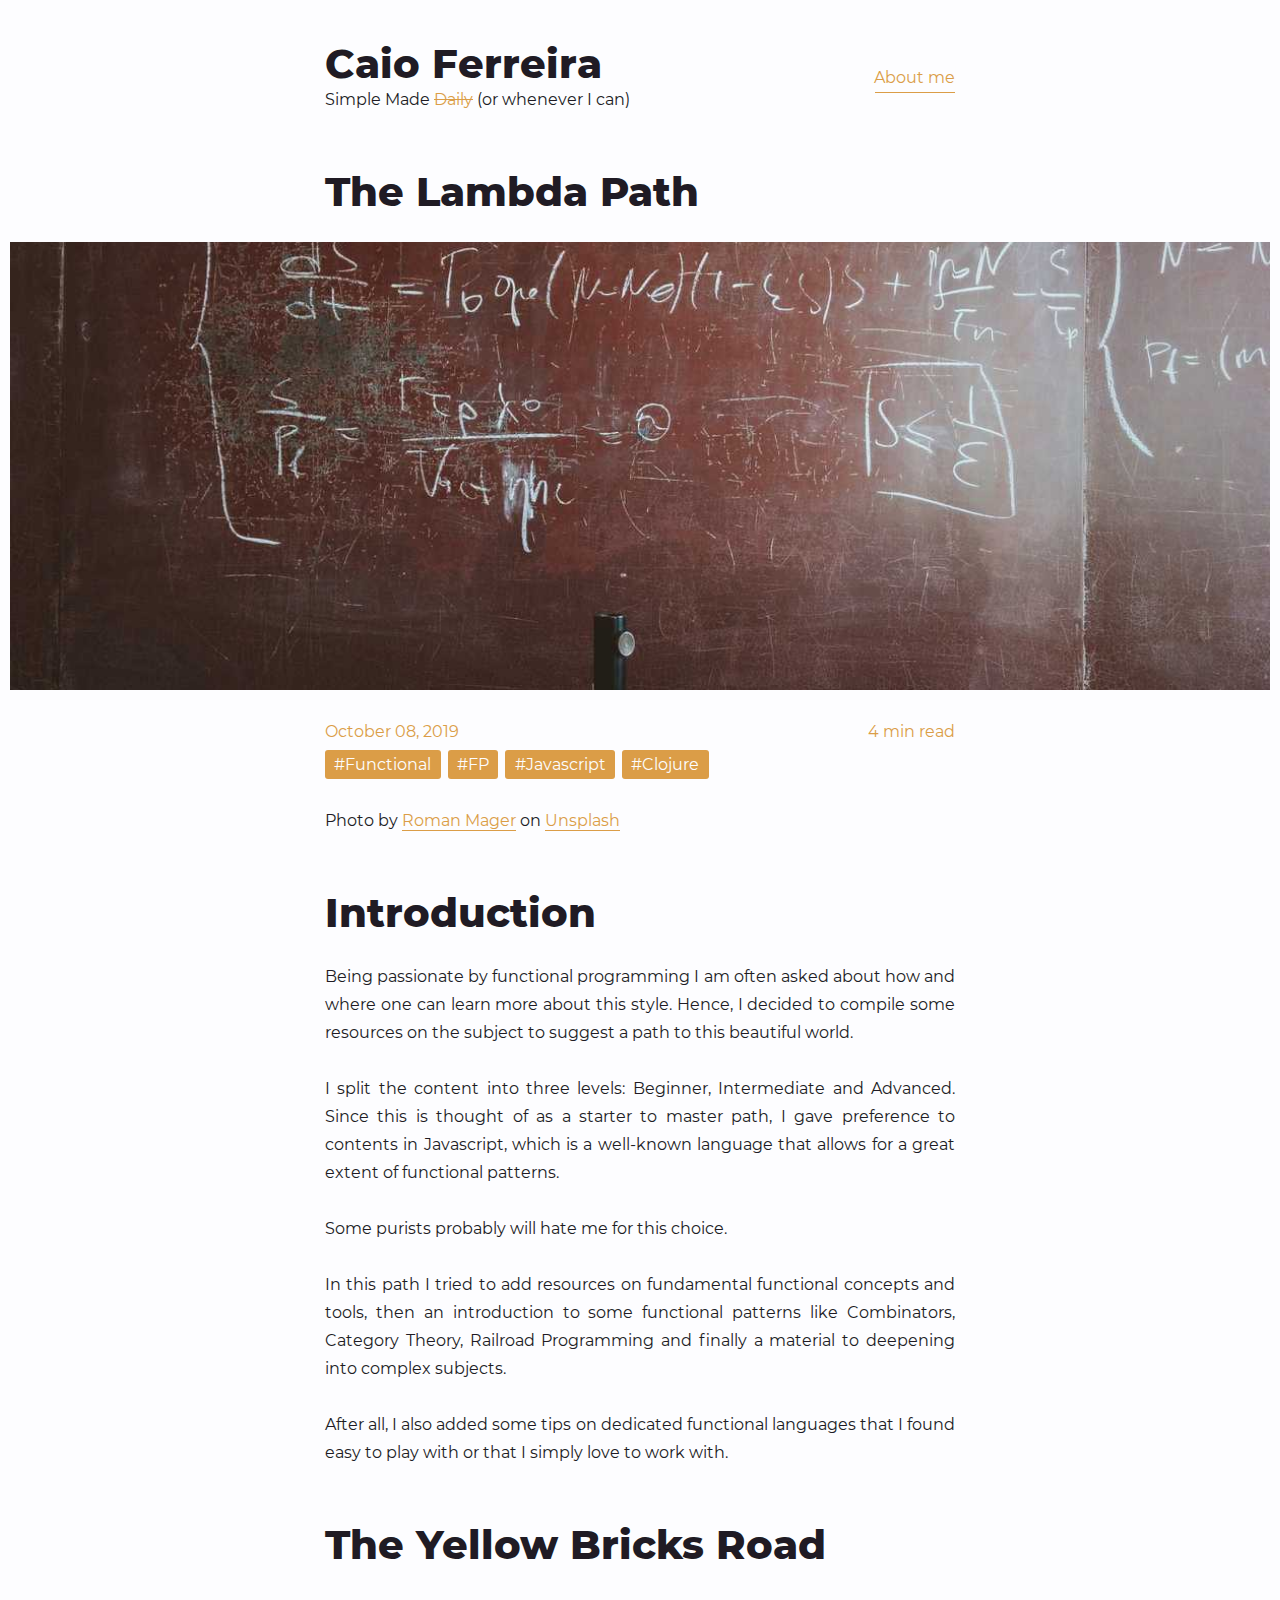
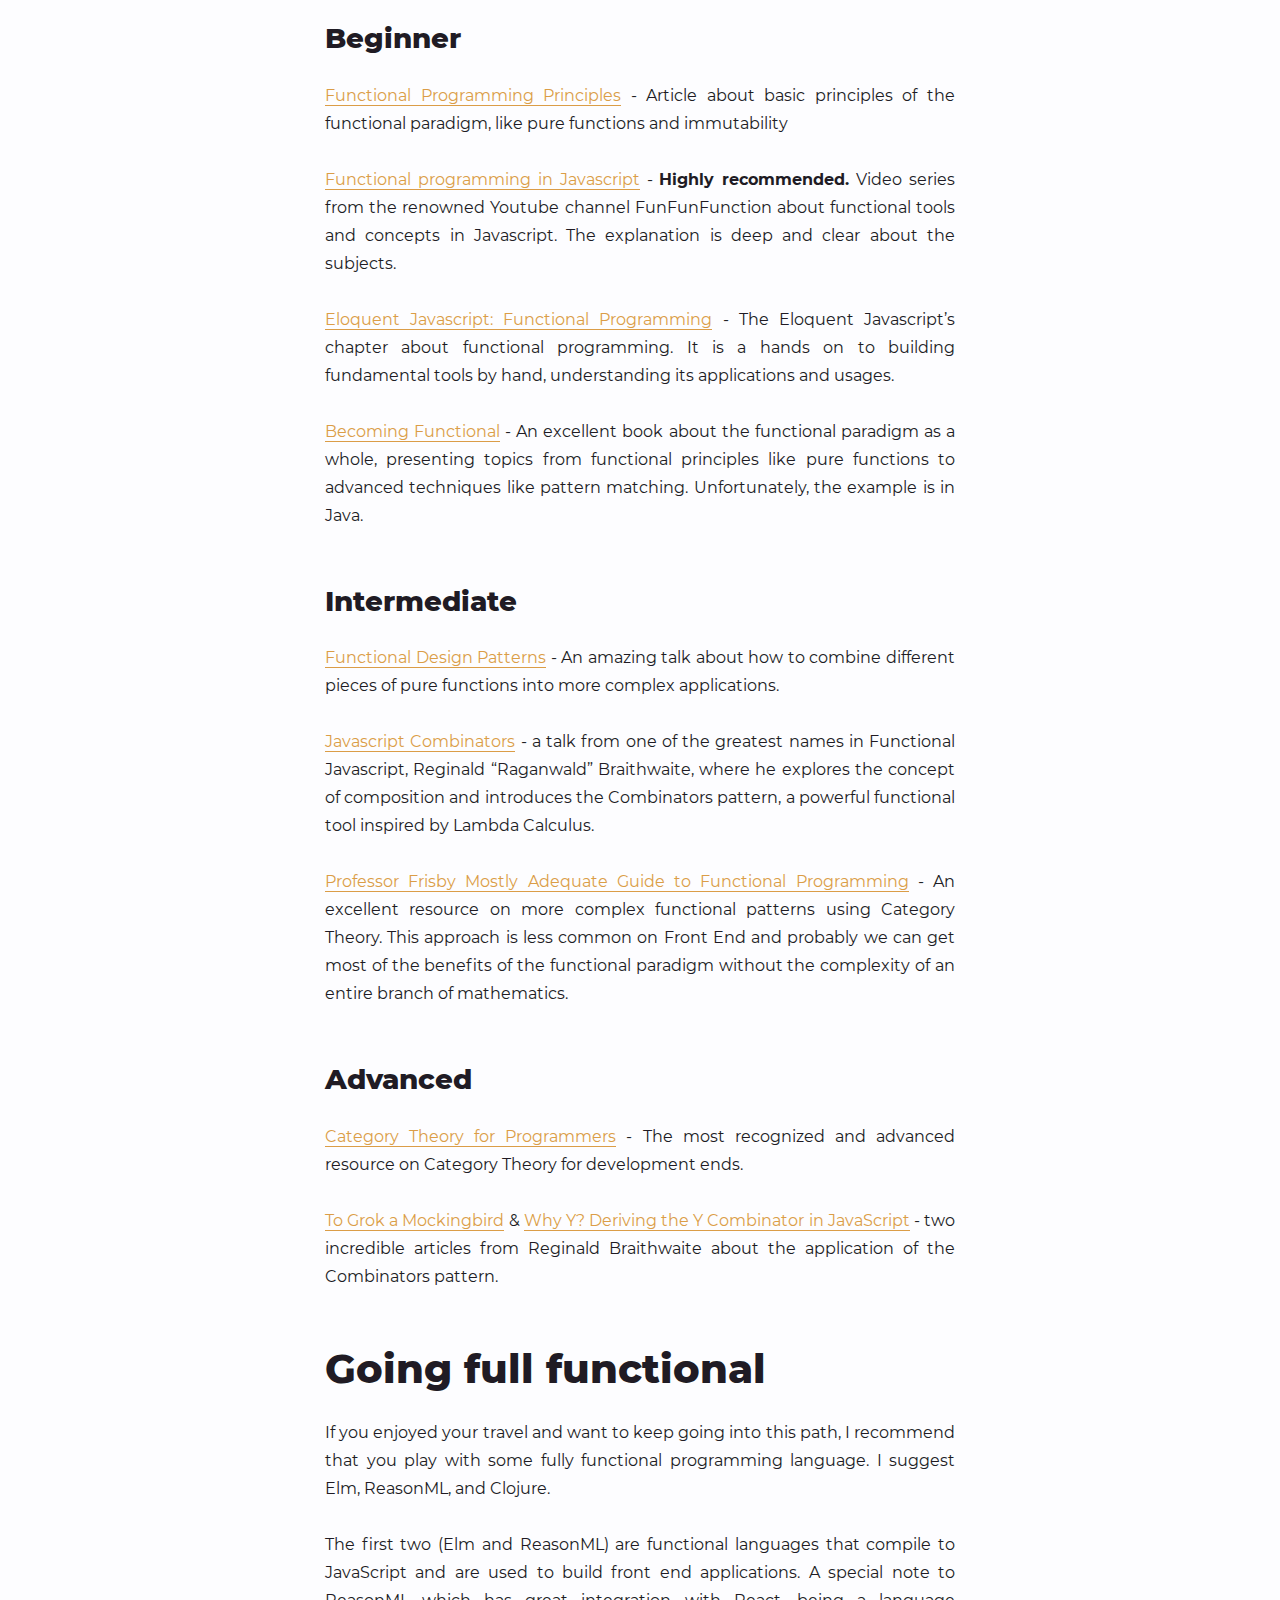
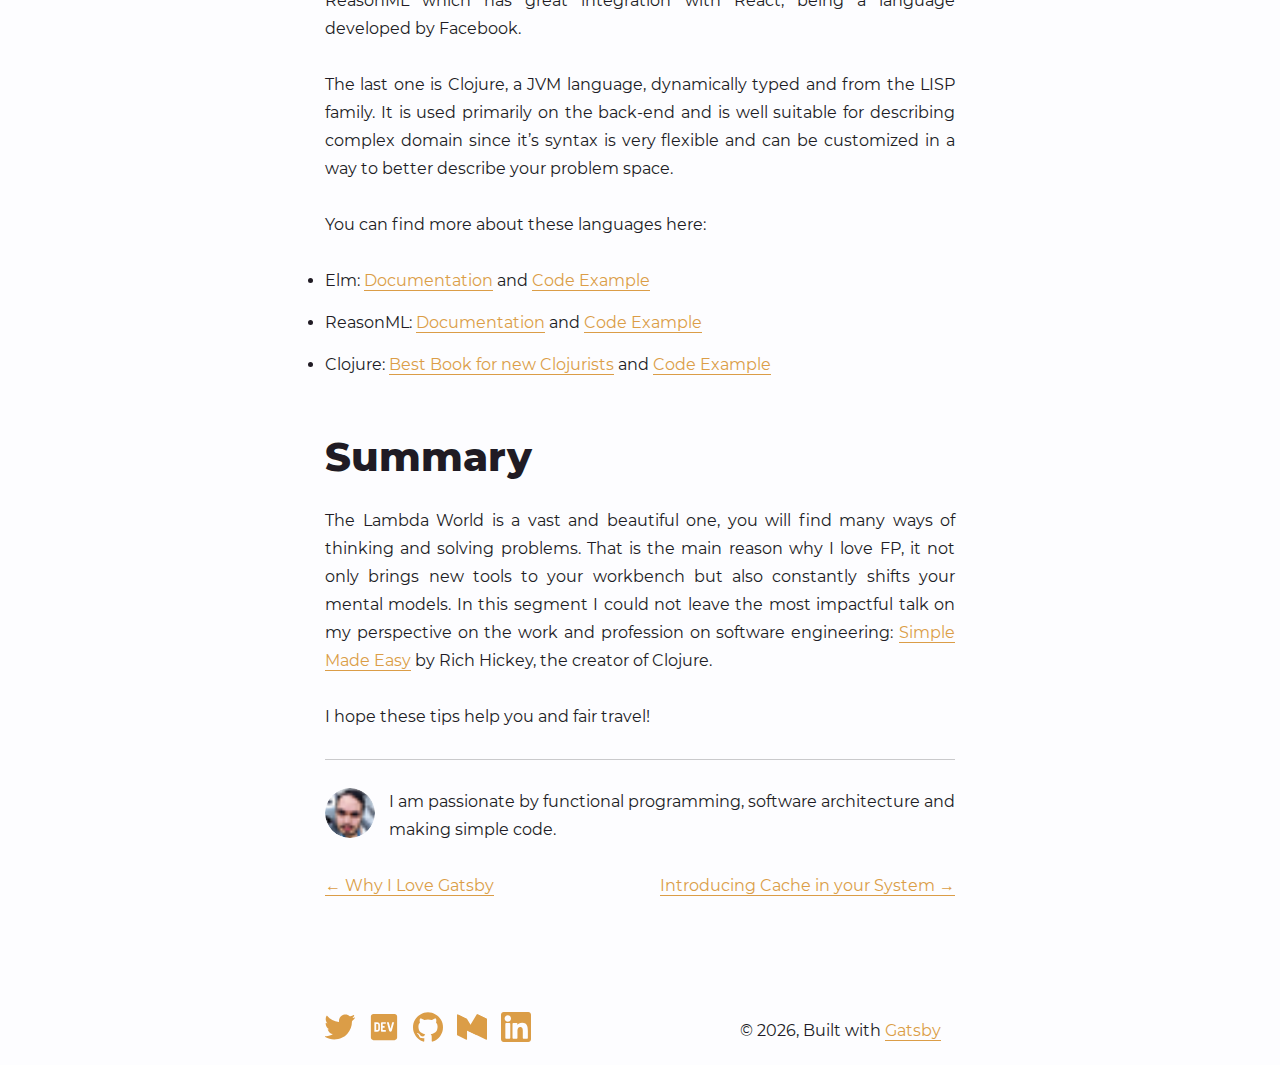
<file: post/the-lambda-path/index.html>
<!DOCTYPE html><html lang="en"><head><meta charSet="utf-8"/><meta http-equiv="x-ua-compatible" content="ie=edge"/><meta name="viewport" content="width=device-width, initial-scale=1, shrink-to-fit=no"/><style id="typography.js">html{font-family:sans-serif;-ms-text-size-adjust:100%;-webkit-text-size-adjust:100%}body{margin:0}article,aside,details,figcaption,figure,footer,header,main,menu,nav,section,summary{display:block}audio,canvas,progress,video{display:inline-block}audio:not([controls]){display:none;height:0}progress{vertical-align:baseline}[hidden],template{display:none}a{background-color:transparent;-webkit-text-decoration-skip:objects}a:active,a:hover{outline-width:0}abbr[title]{border-bottom:none;text-decoration:underline;text-decoration:underline dotted}b,strong{font-weight:inherit;font-weight:bolder}dfn{font-style:italic}h1{font-size:2em;margin:.67em 0}mark{background-color:#ff0;color:#000}small{font-size:80%}sub,sup{font-size:75%;line-height:0;position:relative;vertical-align:baseline}sub{bottom:-.25em}sup{top:-.5em}img{border-style:none}svg:not(:root){overflow:hidden}code,kbd,pre,samp{font-family:monospace,monospace;font-size:1em}figure{margin:1em 40px}hr{box-sizing:content-box;height:0;overflow:visible}button,input,optgroup,select,textarea{font:inherit;margin:0}optgroup{font-weight:700}button,input{overflow:visible}button,select{text-transform:none}[type=reset],[type=submit],button,html [type=button]{-webkit-appearance:button}[type=button]::-moz-focus-inner,[type=reset]::-moz-focus-inner,[type=submit]::-moz-focus-inner,button::-moz-focus-inner{border-style:none;padding:0}[type=button]:-moz-focusring,[type=reset]:-moz-focusring,[type=submit]:-moz-focusring,button:-moz-focusring{outline:1px dotted ButtonText}fieldset{border:1px solid silver;margin:0 2px;padding:.35em .625em .75em}legend{box-sizing:border-box;color:inherit;display:table;max-width:100%;padding:0;white-space:normal}textarea{overflow:auto}[type=checkbox],[type=radio]{box-sizing:border-box;padding:0}[type=number]::-webkit-inner-spin-button,[type=number]::-webkit-outer-spin-button{height:auto}[type=search]{-webkit-appearance:textfield;outline-offset:-2px}[type=search]::-webkit-search-cancel-button,[type=search]::-webkit-search-decoration{-webkit-appearance:none}::-webkit-input-placeholder{color:inherit;opacity:.54}::-webkit-file-upload-button{-webkit-appearance:button;font:inherit}html{font:100%/1.75 'Merriweather','Georgia',serif;box-sizing:border-box;overflow-y:scroll;}*{box-sizing:inherit;}*:before{box-sizing:inherit;}*:after{box-sizing:inherit;}body{color:hsla(0,0%,0%,0.9);font-family:'Merriweather','Georgia',serif;font-weight:400;word-wrap:break-word;font-kerning:normal;-moz-font-feature-settings:"kern", "liga", "clig", "calt";-ms-font-feature-settings:"kern", "liga", "clig", "calt";-webkit-font-feature-settings:"kern", "liga", "clig", "calt";font-feature-settings:"kern", "liga", "clig", "calt";}img{max-width:100%;margin-left:0;margin-right:0;margin-top:0;padding-bottom:0;padding-left:0;padding-right:0;padding-top:0;margin-bottom:1.75rem;}h1{margin-left:0;margin-right:0;margin-top:0;padding-bottom:0;padding-left:0;padding-right:0;padding-top:0;margin-bottom:1.75rem;color:inherit;font-family:Montserrat,sans-serif;font-weight:900;text-rendering:optimizeLegibility;font-size:2.5rem;line-height:1.1;}h2{margin-left:0;margin-right:0;margin-top:0;padding-bottom:0;padding-left:0;padding-right:0;padding-top:0;margin-bottom:1.75rem;color:inherit;font-family:'Merriweather','Georgia',serif;font-weight:900;text-rendering:optimizeLegibility;font-size:1.73286rem;line-height:1.1;}h3{margin-left:0;margin-right:0;margin-top:0;padding-bottom:0;padding-left:0;padding-right:0;padding-top:0;margin-bottom:1.75rem;color:inherit;font-family:'Merriweather','Georgia',serif;font-weight:900;text-rendering:optimizeLegibility;font-size:1.4427rem;line-height:1.1;}h4{margin-left:0;margin-right:0;margin-top:0;padding-bottom:0;padding-left:0;padding-right:0;padding-top:0;margin-bottom:1.75rem;color:inherit;font-family:'Merriweather','Georgia',serif;font-weight:900;text-rendering:optimizeLegibility;font-size:1rem;line-height:1.1;letter-spacing:0.140625em;text-transform:uppercase;}h5{margin-left:0;margin-right:0;margin-top:0;padding-bottom:0;padding-left:0;padding-right:0;padding-top:0;margin-bottom:1.75rem;color:inherit;font-family:'Merriweather','Georgia',serif;font-weight:900;text-rendering:optimizeLegibility;font-size:0.83255rem;line-height:1.1;}h6{margin-left:0;margin-right:0;margin-top:0;padding-bottom:0;padding-left:0;padding-right:0;padding-top:0;margin-bottom:1.75rem;color:inherit;font-family:'Merriweather','Georgia',serif;font-weight:900;text-rendering:optimizeLegibility;font-size:0.75966rem;line-height:1.1;font-style:italic;}hgroup{margin-left:0;margin-right:0;margin-top:0;padding-bottom:0;padding-left:0;padding-right:0;padding-top:0;margin-bottom:1.75rem;}ul{margin-left:1.75rem;margin-right:0;margin-top:0;padding-bottom:0;padding-left:0;padding-right:0;padding-top:0;margin-bottom:1.75rem;list-style-position:outside;list-style-image:none;list-style:disc;}ol{margin-left:1.75rem;margin-right:0;margin-top:0;padding-bottom:0;padding-left:0;padding-right:0;padding-top:0;margin-bottom:1.75rem;list-style-position:outside;list-style-image:none;}dl{margin-left:0;margin-right:0;margin-top:0;padding-bottom:0;padding-left:0;padding-right:0;padding-top:0;margin-bottom:1.75rem;}dd{margin-left:0;margin-right:0;margin-top:0;padding-bottom:0;padding-left:0;padding-right:0;padding-top:0;margin-bottom:1.75rem;}p{margin-left:0;margin-right:0;margin-top:0;padding-bottom:0;padding-left:0;padding-right:0;padding-top:0;margin-bottom:1.75rem;}figure{margin-left:0;margin-right:0;margin-top:0;padding-bottom:0;padding-left:0;padding-right:0;padding-top:0;margin-bottom:1.75rem;}pre{margin-left:0;margin-right:0;margin-top:0;padding-bottom:0;padding-left:0;padding-right:0;padding-top:0;margin-bottom:1.75rem;font-size:0.85rem;line-height:1.75rem;}table{margin-left:0;margin-right:0;margin-top:0;padding-bottom:0;padding-left:0;padding-right:0;padding-top:0;margin-bottom:1.75rem;font-size:1rem;line-height:1.75rem;border-collapse:collapse;width:100%;}fieldset{margin-left:0;margin-right:0;margin-top:0;padding-bottom:0;padding-left:0;padding-right:0;padding-top:0;margin-bottom:1.75rem;}blockquote{margin-left:-1.75rem;margin-right:1.75rem;margin-top:0;padding-bottom:0;padding-left:1.42188rem;padding-right:0;padding-top:0;margin-bottom:1.75rem;font-size:1.20112rem;line-height:1.75rem;color:hsla(0,0%,0%,0.59);font-style:italic;border-left:0.32813rem solid hsla(0,0%,0%,0.9);}form{margin-left:0;margin-right:0;margin-top:0;padding-bottom:0;padding-left:0;padding-right:0;padding-top:0;margin-bottom:1.75rem;}noscript{margin-left:0;margin-right:0;margin-top:0;padding-bottom:0;padding-left:0;padding-right:0;padding-top:0;margin-bottom:1.75rem;}iframe{margin-left:0;margin-right:0;margin-top:0;padding-bottom:0;padding-left:0;padding-right:0;padding-top:0;margin-bottom:1.75rem;}hr{margin-left:0;margin-right:0;margin-top:0;padding-bottom:0;padding-left:0;padding-right:0;padding-top:0;margin-bottom:calc(1.75rem - 1px);background:hsla(0,0%,0%,0.2);border:none;height:1px;}address{margin-left:0;margin-right:0;margin-top:0;padding-bottom:0;padding-left:0;padding-right:0;padding-top:0;margin-bottom:1.75rem;}b{font-weight:700;}strong{font-weight:700;}dt{font-weight:700;}th{font-weight:700;}li{margin-bottom:calc(1.75rem / 2);}ol li{padding-left:0;}ul li{padding-left:0;}li > ol{margin-left:1.75rem;margin-bottom:calc(1.75rem / 2);margin-top:calc(1.75rem / 2);}li > ul{margin-left:1.75rem;margin-bottom:calc(1.75rem / 2);margin-top:calc(1.75rem / 2);}blockquote *:last-child{margin-bottom:0;}li *:last-child{margin-bottom:0;}p *:last-child{margin-bottom:0;}li > p{margin-bottom:calc(1.75rem / 2);}code{font-size:0.85rem;line-height:1.75rem;}kbd{font-size:0.85rem;line-height:1.75rem;}samp{font-size:0.85rem;line-height:1.75rem;}abbr{border-bottom:1px dotted hsla(0,0%,0%,0.5);cursor:help;}acronym{border-bottom:1px dotted hsla(0,0%,0%,0.5);cursor:help;}abbr[title]{border-bottom:1px dotted hsla(0,0%,0%,0.5);cursor:help;text-decoration:none;}thead{text-align:left;}td,th{text-align:left;border-bottom:1px solid hsla(0,0%,0%,0.12);font-feature-settings:"tnum";-moz-font-feature-settings:"tnum";-ms-font-feature-settings:"tnum";-webkit-font-feature-settings:"tnum";padding-left:1.16667rem;padding-right:1.16667rem;padding-top:0.875rem;padding-bottom:calc(0.875rem - 1px);}th:first-child,td:first-child{padding-left:0;}th:last-child,td:last-child{padding-right:0;}blockquote > :last-child{margin-bottom:0;}blockquote cite{font-size:1rem;line-height:1.75rem;color:hsla(0,0%,0%,0.9);font-weight:400;}blockquote cite:before{content:"— ";}ul,ol{margin-left:0;}@media only screen and (max-width:480px){ul,ol{margin-left:1.75rem;}blockquote{margin-left:-1.3125rem;margin-right:0;padding-left:0.98438rem;}}h1,h2,h3,h4,h5,h6{margin-top:3.5rem;}a{box-shadow:0 1px 0 0 currentColor;color:var(--secondary);text-decoration:none;}a:hover,a:active{box-shadow:none;}mark,ins{background:#007acc;color:white;padding:0.10938rem 0.21875rem;text-decoration:none;}a:hover{color:var(--hover);}h1, h2, h3, h4, h5, h6{font-family:inherit;font-weight:800;text-align:left;}a.gatsby-resp-image-link{box-shadow:none;}</style><style data-href="/styles.286ec0a773165cd5aeae.css" id="gatsby-global-css">@font-face{font-family:Montserrat;font-style:normal;font-display:swap;font-weight:100;src:local("Montserrat Thin "),local("Montserrat-Thin"),url(/static/montserrat-latin-100-191cc9f50f3b76b9617cb383f19acb7d.woff2) format("woff2"),url(/static/montserrat-latin-100-370318464551d5f25b0f0a78f374faac.woff) format("woff")}@font-face{font-family:Montserrat;font-style:italic;font-display:swap;font-weight:100;src:local("Montserrat Thin italic"),local("Montserrat-Thinitalic"),url(/static/montserrat-latin-100italic-bdeaeb79db315697bd173a55b097dc18.woff2) format("woff2"),url(/static/montserrat-latin-100italic-ecf7d49386e8f265878e735db34a7c4b.woff) format("woff")}@font-face{font-family:Montserrat;font-style:normal;font-display:swap;font-weight:200;src:local("Montserrat Extra Light "),local("Montserrat-Extra Light"),url(/static/montserrat-latin-200-85d5ef9db7f2dc6979172a4a3b2c57cb.woff2) format("woff2"),url(/static/montserrat-latin-200-1fc98e126a3d152549240e6244d7e669.woff) format("woff")}@font-face{font-family:Montserrat;font-style:italic;font-display:swap;font-weight:200;src:local("Montserrat Extra Light italic"),local("Montserrat-Extra Lightitalic"),url(/static/montserrat-latin-200italic-49095760a498d024fe1a85a078850df9.woff2) format("woff2"),url(/static/montserrat-latin-200italic-fe46cf8b9462c820457d3bf537e4057f.woff) format("woff")}@font-face{font-family:Montserrat;font-style:normal;font-display:swap;font-weight:300;src:local("Montserrat Light "),local("Montserrat-Light"),url(/static/montserrat-latin-300-7c3daf12b706645b5d3710f863a4da04.woff2) format("woff2"),url(/static/montserrat-latin-300-8dc95fab9cf98d02ca8d76e97d3dff60.woff) format("woff")}@font-face{font-family:Montserrat;font-style:italic;font-display:swap;font-weight:300;src:local("Montserrat Light italic"),local("Montserrat-Lightitalic"),url(/static/montserrat-latin-300italic-f20b178ca2024a5eac8e42e6649db86c.woff2) format("woff2"),url(/static/montserrat-latin-300italic-3fe16939288856e8e828fa2661bf2354.woff) format("woff")}@font-face{font-family:Montserrat;font-style:normal;font-display:swap;font-weight:400;src:local("Montserrat Regular "),local("Montserrat-Regular"),url(/static/montserrat-latin-400-bc3aa95dca08f5fee5291e34959c27bc.woff2) format("woff2"),url(/static/montserrat-latin-400-8102c4838f9e3d08dad644290a9cb701.woff) format("woff")}@font-face{font-family:Montserrat;font-style:italic;font-display:swap;font-weight:400;src:local("Montserrat Regular italic"),local("Montserrat-Regularitalic"),url(/static/montserrat-latin-400italic-5cad650422a7184467af5a4d17b264c4.woff2) format("woff2"),url(/static/montserrat-latin-400italic-d191f22af3bb50902b99ac577f81a322.woff) format("woff")}@font-face{font-family:Montserrat;font-style:normal;font-display:swap;font-weight:500;src:local("Montserrat Medium "),local("Montserrat-Medium"),url(/static/montserrat-latin-500-92d16e458625f4d2c8940f6bdca0ff09.woff2) format("woff2"),url(/static/montserrat-latin-500-8b763220218ffc11c57c84ddb80e7b26.woff) format("woff")}@font-face{font-family:Montserrat;font-style:italic;font-display:swap;font-weight:500;src:local("Montserrat Medium italic"),local("Montserrat-Mediumitalic"),url(/static/montserrat-latin-500italic-47bfcca6b69d6a9acca7a8bff17193e2.woff2) format("woff2"),url(/static/montserrat-latin-500italic-72c01f753c3940c0b9cb6bf2389caddf.woff) format("woff")}@font-face{font-family:Montserrat;font-style:normal;font-display:swap;font-weight:600;src:local("Montserrat SemiBold "),local("Montserrat-SemiBold"),url(/static/montserrat-latin-600-6fb1b5623e528e27c18658fecf5ee0ee.woff2) format("woff2"),url(/static/montserrat-latin-600-7c839d15a6f54e7025ba8c0c4b333e8f.woff) format("woff")}@font-face{font-family:Montserrat;font-style:italic;font-display:swap;font-weight:600;src:local("Montserrat SemiBold italic"),local("Montserrat-SemiBolditalic"),url(/static/montserrat-latin-600italic-60789af1c9338ed1a9546722ec54b4f7.woff2) format("woff2"),url(/static/montserrat-latin-600italic-f3d4de8d0afb19e777c79032ce828e3d.woff) format("woff")}@font-face{font-family:Montserrat;font-style:normal;font-display:swap;font-weight:700;src:local("Montserrat Bold "),local("Montserrat-Bold"),url(/static/montserrat-latin-700-39d93cf678c740f9f6b2b1cfde34bee3.woff2) format("woff2"),url(/static/montserrat-latin-700-80f10bd382f0df1cd650fec59f3c9394.woff) format("woff")}@font-face{font-family:Montserrat;font-style:italic;font-display:swap;font-weight:700;src:local("Montserrat Bold italic"),local("Montserrat-Bolditalic"),url(/static/montserrat-latin-700italic-ba136d97b14e82284dd595e257f11c47.woff2) format("woff2"),url(/static/montserrat-latin-700italic-8c98142b425630821139c24bd1698700.woff) format("woff")}@font-face{font-family:Montserrat;font-style:normal;font-display:swap;font-weight:800;src:local("Montserrat ExtraBold "),local("Montserrat-ExtraBold"),url(/static/montserrat-latin-800-b7018be9ed6cd94da8b6675b3a468c3b.woff2) format("woff2"),url(/static/montserrat-latin-800-9a9befcf50d64f9d2d19d8b1d1984add.woff) format("woff")}@font-face{font-family:Montserrat;font-style:italic;font-display:swap;font-weight:800;src:local("Montserrat ExtraBold italic"),local("Montserrat-ExtraBolditalic"),url(/static/montserrat-latin-800italic-540ffdd223d1a9ad3d4e678e1a23372e.woff2) format("woff2"),url(/static/montserrat-latin-800italic-897086f99f4e1f45e6b1e9368527d0bc.woff) format("woff")}@font-face{font-family:Montserrat;font-style:normal;font-display:swap;font-weight:900;src:local("Montserrat Black "),local("Montserrat-Black"),url(/static/montserrat-latin-900-58cd789700850375b834e8b6776002eb.woff2) format("woff2"),url(/static/montserrat-latin-900-26d42c9428780e545a540bbb50c84bce.woff) format("woff")}@font-face{font-family:Montserrat;font-style:italic;font-display:swap;font-weight:900;src:local("Montserrat Black italic"),local("Montserrat-Blackitalic"),url(/static/montserrat-latin-900italic-451157bc8861fe54f523b3669a3def71.woff2) format("woff2"),url(/static/montserrat-latin-900italic-a8ec4957e1c24f5793305763ad9845b3.woff) format("woff")}@font-face{font-family:Merriweather;font-style:normal;font-display:swap;font-weight:300;src:local("Merriweather Light "),local("Merriweather-Light"),url(/static/merriweather-latin-300-b1158cfcd4aacb9d8fb61625e37af46a.woff2) format("woff2"),url(/static/merriweather-latin-300-cc7de05e166e90320d7d896e0f72a19d.woff) format("woff")}@font-face{font-family:Merriweather;font-style:italic;font-display:swap;font-weight:300;src:local("Merriweather Light italic"),local("Merriweather-Lightitalic"),url(/static/merriweather-latin-300italic-8fe52a48089d6ebe46db0b8e7cc66263.woff2) format("woff2"),url(/static/merriweather-latin-300italic-e1331f5397c2a673f9d3765138debdb5.woff) format("woff")}@font-face{font-family:Merriweather;font-style:normal;font-display:swap;font-weight:400;src:local("Merriweather Regular "),local("Merriweather-Regular"),url(/static/merriweather-latin-400-8276fdb72ae8f4714d4e6eba704cc39f.woff2) format("woff2"),url(/static/merriweather-latin-400-69f09800f4f6479d06e44eba837df872.woff) format("woff")}@font-face{font-family:Merriweather;font-style:italic;font-display:swap;font-weight:400;src:local("Merriweather Regular italic"),local("Merriweather-Regularitalic"),url(/static/merriweather-latin-400italic-3a9be9ea9f7aa4af6de7307df21d9fc0.woff2) format("woff2"),url(/static/merriweather-latin-400italic-d76079ed7541a433a54f79316de086e9.woff) format("woff")}@font-face{font-family:Merriweather;font-style:normal;font-display:swap;font-weight:700;src:local("Merriweather Bold "),local("Merriweather-Bold"),url(/static/merriweather-latin-700-fa534be7ffa380e39a7f6e03bf9a5e03.woff2) format("woff2"),url(/static/merriweather-latin-700-ba56ea84b8084b7ff9677f50d3cd81bd.woff) format("woff")}@font-face{font-family:Merriweather;font-style:italic;font-display:swap;font-weight:700;src:local("Merriweather Bold italic"),local("Merriweather-Bolditalic"),url(/static/merriweather-latin-700italic-1ef5edaaa20ae53ea50399884c5e48c6.woff2) format("woff2"),url(/static/merriweather-latin-700italic-534bc9e7ce93c73d73426e46acd78092.woff) format("woff")}@font-face{font-family:Merriweather;font-style:normal;font-display:swap;font-weight:900;src:local("Merriweather Black "),local("Merriweather-Black"),url(/static/merriweather-latin-900-7528fb70e8a4a82c7305e72ff43ac25f.woff2) format("woff2"),url(/static/merriweather-latin-900-3799b6e2f5ed3fcccf9d7a708d7419fa.woff) format("woff")}@font-face{font-family:Merriweather;font-style:italic;font-display:swap;font-weight:900;src:local("Merriweather Black italic"),local("Merriweather-Blackitalic"),url(/static/merriweather-latin-900italic-e1b4d2aaa78e12ad84aaf8a56321e4c2.woff2) format("woff2"),url(/static/merriweather-latin-900italic-2ae22f731b3424e8dbb4b37f7ca6e708.woff) format("woff")}code[class*=language-],pre[class*=language-]{color:#f8f8f2;background:none;text-shadow:0 1px rgba(0,0,0,.3);font-family:Consolas,Monaco,Andale Mono,Ubuntu Mono,monospace;font-size:1em;text-align:left;white-space:pre;word-spacing:normal;word-break:normal;word-wrap:normal;line-height:1.5;-moz-tab-size:4;-o-tab-size:4;tab-size:4;-webkit-hyphens:none;-ms-hyphens:none;hyphens:none}pre[class*=language-]{padding:1em;margin:.5em 0;overflow:auto;border-radius:.3em}:not(pre)>code[class*=language-],pre[class*=language-]{background:#272822}:not(pre)>code[class*=language-]{padding:.1em;border-radius:.3em;white-space:normal}.token.cdata,.token.comment,.token.doctype,.token.prolog{color:#8292a2}.token.punctuation{color:#f8f8f2}.token.namespace{opacity:.7}.token.constant,.token.deleted,.token.property,.token.symbol,.token.tag{color:#f92672}.token.boolean,.token.number{color:#ae81ff}.token.attr-name,.token.builtin,.token.char,.token.inserted,.token.selector,.token.string{color:#a6e22e}.language-css .token.string,.style .token.string,.token.entity,.token.operator,.token.url,.token.variable{color:#f8f8f2}.token.atrule,.token.attr-value,.token.class-name,.token.function{color:#e6db74}.token.keyword{color:#66d9ef}.token.important,.token.regex{color:#fd971f}.token.bold,.token.important{font-weight:700}.token.italic{font-style:italic}.token.entity{cursor:help}.gatsby-highlight{background:#272822;margin-bottom:1.75rem;margin-left:-1.3125rem;margin-right:-1.3125rem;border-radius:10px;overflow:auto;-webkit-overflow-scrolling:touch}.gatsby-highlight>pre[class*=language-]{overflow:auto;padding:1.3125rem}@font-face{font-display:swap;font-family:Montserrat;font-weight:400;font-style:normal;src:url(/static/Montserrat-400-bc3aa95dca08f5fee5291e34959c27bc.woff2) format("woff2") font-weight-normal,url(/static/Montserrat-400-8102c4838f9e3d08dad644290a9cb701.woff) format("woff") font-weight-normal,url(/static/Montserrat-400-6a9e85ac9247f5848db957b873c62e0c.ttf) format("truetype") font-weight-normal,url(/static/Montserrat-700-39d93cf678c740f9f6b2b1cfde34bee3.woff2) format("woff2") font-weight-bold,url(/static/Montserrat-700-80f10bd382f0df1cd650fec59f3c9394.woff) format("woff") font-weight-bold,url(/static/Montserrat-700-7432889d57c68a13a4984a756d923a07.ttf) format("truetype") font-weight-bold}:root{--bg:#fdfdff;--primary:#201b24;--secondary:#db9d47;--hover:#ff784f}body{font-family:Montserrat,"sans-serif"}@media (max-width:768px){footer{flex-direction:column}}footer{display:flex;justify-content:space-between;align-items:center}</style><meta name="generator" content="Gatsby 2.32.6"/><link rel="preconnect" href="https://www.google-analytics.com"/><link rel="dns-prefetch" href="https://www.google-analytics.com"/><link rel="icon" href="/favicon-32x32.png?v=62dcc2ca9c3cd2d1abc7505583298b71" type="image/png"/><link rel="icon" href="/favicon.svg?v=62dcc2ca9c3cd2d1abc7505583298b71" type="image/svg+xml"/><link rel="manifest" href="/manifest.webmanifest" crossorigin="anonymous"/><meta name="theme-color" content="#db9d47"/><link rel="apple-touch-icon" sizes="48x48" href="/icons/icon-48x48.png?v=62dcc2ca9c3cd2d1abc7505583298b71"/><link rel="apple-touch-icon" sizes="72x72" href="/icons/icon-72x72.png?v=62dcc2ca9c3cd2d1abc7505583298b71"/><link rel="apple-touch-icon" sizes="96x96" href="/icons/icon-96x96.png?v=62dcc2ca9c3cd2d1abc7505583298b71"/><link rel="apple-touch-icon" sizes="144x144" href="/icons/icon-144x144.png?v=62dcc2ca9c3cd2d1abc7505583298b71"/><link rel="apple-touch-icon" sizes="192x192" href="/icons/icon-192x192.png?v=62dcc2ca9c3cd2d1abc7505583298b71"/><link rel="apple-touch-icon" sizes="256x256" href="/icons/icon-256x256.png?v=62dcc2ca9c3cd2d1abc7505583298b71"/><link rel="apple-touch-icon" sizes="384x384" href="/icons/icon-384x384.png?v=62dcc2ca9c3cd2d1abc7505583298b71"/><link rel="apple-touch-icon" sizes="512x512" href="/icons/icon-512x512.png?v=62dcc2ca9c3cd2d1abc7505583298b71"/><link rel="alternate" type="application/rss+xml" href="/rss.xml"/><title data-react-helmet="true">The Lambda Path | Caio Ferreira</title><meta data-react-helmet="true" name="description" content="A collection of resources to help you out enter the world of Functional Programming"/><meta data-react-helmet="true" property="og:title" content="The Lambda Path"/><meta data-react-helmet="true" property="og:description" content="A collection of resources to help you out enter the world of Functional Programming"/><meta data-react-helmet="true" property="og:type" content="website"/><meta data-react-helmet="true" name="twitter:card" content="summary"/><meta data-react-helmet="true" name="twitter:creator" content="Caio Ferreira"/><meta data-react-helmet="true" name="twitter:title" content="The Lambda Path"/><meta data-react-helmet="true" name="twitter:description" content="A collection of resources to help you out enter the world of Functional Programming"/><meta data-react-helmet="true" name="keywords" content="blog, Caio Ferreira, javascript, functional programming, software architecture, Functional, FP, Javascript, Clojure"/><style data-styled="hqzbql cINqao hiNdfp ePSoKC jGZUap kAEYIC dPmpCt bkeYwJ eIVkIG kOnNXb asniO dmlkuU buTKlK gISPTW drtymd cpTAoe fAtOsn hvxpIW eKdCzo kvEPVl dBWMCn lkPJmt eeFVyv QhiQR" data-styled-version="4.4.1">
/* sc-component-id: Headercomponent__Text-sc-10b1m6s-0 */
.dPmpCt{margin-bottom:0;}
/* sc-component-id: Headercomponent__Header-sc-10b1m6s-1 */
.hiNdfp{display:-webkit-box;display:-webkit-flex;display:-ms-flexbox;display:flex;-webkit-box-pack:justify;-webkit-justify-content:space-between;-ms-flex-pack:justify;justify-content:space-between;-webkit-align-items:center;-webkit-box-align:center;-ms-flex-align:center;align-items:center;} @media (max-width:768px){.hiNdfp{-webkit-flex-direction:column;-ms-flex-direction:column;flex-direction:column;}}
/* sc-component-id: Headercomponent__HeaderTitleWrapper-sc-10b1m6s-2 */
@media (max-width:768px){.ePSoKC{margin-bottom:10px;}}
/* sc-component-id: Headercomponent__HeaderTitle-sc-10b1m6s-3 */
.jGZUap{margin-bottom:0;margin-top:0;}
/* sc-component-id: Headercomponent__HeaderTitleLink-sc-10b1m6s-4 */
.kAEYIC{box-shadow:none;-webkit-text-decoration:none;text-decoration:none;color:inherit;} .kAEYIC:hover{color:inherit;}
/* sc-component-id: Headercomponent__SubtitleDetail-sc-10b1m6s-5 */
.bkeYwJ{color:var(--secondary);-webkit-text-decoration:line-through;text-decoration:line-through;} .bkeYwJ:hover{-webkit-text-decoration:none;text-decoration:none;color:var(--hover);}
/* sc-component-id: Headercomponent__NavigationLink-sc-10b1m6s-6 */
.eIVkIG{box-shadow:0 1.4px 0.4px -0.5px var(--secondary);}
/* sc-component-id: Footercomponent__OutgoingLink-sc-364ywr-0 */
.lkPJmt{box-shadow:none;color:var(--secondary);margin-right:0.875rem;fill:var(--secondary);} .lkPJmt:hover{fill:var(--hover);}.eeFVyv{box-shadow:0 1px 0 0 var(--secondary);color:var(--secondary);margin-right:0.875rem;fill:var(--secondary);} .eeFVyv:hover{fill:var(--hover);}
/* sc-component-id: Footercomponent__FooterWrapper-sc-364ywr-1 */
.kvEPVl{-webkit-align-items:center;-webkit-box-align:center;-ms-flex-align:center;align-items:center;margin-top:4.375rem;}
/* sc-component-id: Footercomponent__FooterMessage-sc-364ywr-3 */
.QhiQR{margin-bottom:0;}
/* sc-component-id: Layoutcomponent__Background-ao6rp0-0 */
.hqzbql{background:var(--bg);height:100%;}
/* sc-component-id: Layoutcomponent__Container-ao6rp0-1 */
.cINqao{display:-webkit-box;display:-webkit-flex;display:-ms-flexbox;display:flex;-webkit-box-pack:justify;-webkit-justify-content:space-between;-ms-flex-pack:justify;justify-content:space-between;-webkit-flex-direction:column;-ms-flex-direction:column;flex-direction:column;margin-left:auto;margin-right:auto;max-width:42rem;min-height:100vh;color:var(--primary);padding:2.625rem 1.3125rem 0.875rem 1.3125rem;}
/* sc-component-id: Biocomponent__BioWrapper-sc-1p81r7j-0 */
.fAtOsn{display:-webkit-box;display:-webkit-flex;display:-ms-flexbox;display:flex;margin-top:1.75rem;}
/* sc-component-id: Biocomponent__Avatar-sc-1p81r7j-1 */
.hvxpIW{margin-right:0.875rem;margin-bottom:0;min-width:50px;border-radius:100%;}
/* sc-component-id: blog-post__CoverImage-gi2dsk-0 */
.kOnNXb{margin-left:-50%;margin-right:-50%;margin-bottom:1.75rem;max-height:28rem;} @media (max-width:768px){.kOnNXb{margin-left:-5%;margin-right:-5%;}}
/* sc-component-id: blog-post__Metadata-gi2dsk-1 */
.asniO{color:var(--secondary);margin-bottom:1.75rem;}
/* sc-component-id: blog-post__PostDateAndTime-gi2dsk-2 */
.dmlkuU{display:-webkit-box;display:-webkit-flex;display:-ms-flexbox;display:flex;-webkit-box-pack:justify;-webkit-justify-content:space-between;-ms-flex-pack:justify;justify-content:space-between;margin-bottom:4px;}
/* sc-component-id: blog-post__TagListWrapper-gi2dsk-3 */
.buTKlK{display:-webkit-box;display:-webkit-flex;display:-ms-flexbox;display:flex;} @media (max-width:768px){.buTKlK{-webkit-flex-wrap:wrap;-ms-flex-wrap:wrap;flex-wrap:wrap;}}
/* sc-component-id: blog-post__Tag-gi2dsk-4 */
.gISPTW{margin-bottom:0;margin-right:0.4375rem;padding:0.035rem 0.58333rem;border-radius:3px;background:var(--secondary);color:var(--bg);} @media (max-width:768px){.gISPTW{margin-bottom:5px;-webkit-flex-wrap:wrap;-ms-flex-wrap:wrap;flex-wrap:wrap;}.gISPTW:last-child{margin-bottom:5px;}}
/* sc-component-id: blog-post__Content-gi2dsk-5 */
.drtymd{text-align:justify;}
/* sc-component-id: blog-post__Divider-gi2dsk-6 */
.cpTAoe{margin-bottom:1.75rem;}
/* sc-component-id: blog-post__Navigation-gi2dsk-7 */
.eKdCzo{display:-webkit-box;display:-webkit-flex;display:-ms-flexbox;display:flex;-webkit-flex-wrap:wrap;-ms-flex-wrap:wrap;flex-wrap:wrap;-webkit-box-pack:justify;-webkit-justify-content:space-between;-ms-flex-pack:justify;justify-content:space-between;list-style:none;padding:0;}</style><link as="script" rel="preload" href="/webpack-runtime-8bf09dc14d26660d4941.js"/><link as="script" rel="preload" href="/framework-6c3ead24af170cdcb87c.js"/><link as="script" rel="preload" href="/app-5add9b32f93cdcc661e3.js"/><link as="script" rel="preload" href="/styles-407fe62976dc5310c43e.js"/><link as="script" rel="preload" href="/133dca110fad53aa1997b630637bbac3134a2d14-19c09b613e5baa98dedd.js"/><link as="script" rel="preload" href="/93241701166c3169d92c9fdd395837837cace836-21be44829f86d4becf19.js"/><link as="script" rel="preload" href="/component---src-templates-blog-post-js-48fe6b50030107f110f1.js"/><link as="fetch" rel="preload" href="/page-data/post/the-lambda-path/page-data.json" crossorigin="anonymous"/><link as="fetch" rel="preload" href="/page-data/sq/d/143701507.json" crossorigin="anonymous"/><link as="fetch" rel="preload" href="/page-data/sq/d/3694326227.json" crossorigin="anonymous"/><link as="fetch" rel="preload" href="/page-data/sq/d/88017042.json" crossorigin="anonymous"/><link as="fetch" rel="preload" href="/page-data/app-data.json" crossorigin="anonymous"/></head><body><div id="___gatsby"><div style="outline:none" tabindex="-1" id="gatsby-focus-wrapper"><div class="Layoutcomponent__Background-ao6rp0-0 hqzbql"><div class="Layoutcomponent__Container-ao6rp0-1 cINqao"><header class="Headercomponent__Header-sc-10b1m6s-1 hiNdfp"><span class="Headercomponent__HeaderTitleWrapper-sc-10b1m6s-2 ePSoKC"><h1 class="Headercomponent__HeaderTitle-sc-10b1m6s-3 jGZUap"><a class="Headercomponent__HeaderTitleLink-sc-10b1m6s-4 kAEYIC" href="/">Caio Ferreira</a></h1><p class="Headercomponent__Text-sc-10b1m6s-0 dPmpCt">Simple Made <span class="Headercomponent__SubtitleDetail-sc-10b1m6s-5 bkeYwJ">Daily</span> (or whenever I can)</p></span><a class="Headercomponent__NavigationLink-sc-10b1m6s-6 eIVkIG" href="/about"><p class="Headercomponent__Text-sc-10b1m6s-0 dPmpCt">About me</p></a></header><main><h1>The Lambda Path</h1><div class="blog-post__CoverImage-gi2dsk-0 kOnNXb gatsby-image-wrapper" style="position:relative;overflow:hidden"><div aria-hidden="true" style="width:100%;padding-bottom:75.16129032258064%"></div><noscript><picture><source srcset="/static/398502ddc1d3af09be6a34444d60a924/9ce40/cover.jpg 310w,
/static/398502ddc1d3af09be6a34444d60a924/339b7/cover.jpg 620w,
/static/398502ddc1d3af09be6a34444d60a924/49d90/cover.jpg 1240w,
/static/398502ddc1d3af09be6a34444d60a924/23f4e/cover.jpg 1860w,
/static/398502ddc1d3af09be6a34444d60a924/1fa92/cover.jpg 2480w,
/static/398502ddc1d3af09be6a34444d60a924/1faac/cover.jpg 3264w" sizes="(max-width: 1240px) 100vw, 1240px" /><img loading="lazy" sizes="(max-width: 1240px) 100vw, 1240px" srcset="/static/398502ddc1d3af09be6a34444d60a924/9ce40/cover.jpg 310w,
/static/398502ddc1d3af09be6a34444d60a924/339b7/cover.jpg 620w,
/static/398502ddc1d3af09be6a34444d60a924/49d90/cover.jpg 1240w,
/static/398502ddc1d3af09be6a34444d60a924/23f4e/cover.jpg 1860w,
/static/398502ddc1d3af09be6a34444d60a924/1fa92/cover.jpg 2480w,
/static/398502ddc1d3af09be6a34444d60a924/1faac/cover.jpg 3264w" src="/static/398502ddc1d3af09be6a34444d60a924/49d90/cover.jpg" alt="Post Cover Image" style="position:absolute;top:0;left:0;opacity:1;width:100%;height:100%;object-fit:cover;object-position:center"/></picture></noscript></div><p class="blog-post__Metadata-gi2dsk-1 asniO"><p class="blog-post__PostDateAndTime-gi2dsk-2 dmlkuU"><span>October 08, 2019</span><span>4<!-- --> min read</span></p><p class="blog-post__TagListWrapper-gi2dsk-3 buTKlK"><p class="blog-post__Tag-gi2dsk-4 gISPTW">#<!-- -->Functional</p><p class="blog-post__Tag-gi2dsk-4 gISPTW">#<!-- -->FP</p><p class="blog-post__Tag-gi2dsk-4 gISPTW">#<!-- -->Javascript</p><p class="blog-post__Tag-gi2dsk-4 gISPTW">#<!-- -->Clojure</p></p></p><section class="blog-post__Content-gi2dsk-5 drtymd"><p>Photo by <a href="https://unsplash.com/@roman_lazygeek" target="_blank" rel="nofollow noopener noreferrer">Roman Mager</a> on <a href="https://unsplash.com/photos/5mZ_M06Fc9g" target="_blank" rel="nofollow noopener noreferrer">Unsplash</a></p>
<h1>Introduction</h1>
<p>Being passionate by functional programming I am often asked about how and where one can learn more about this style. Hence, I decided to compile some resources on the subject to suggest a path to this beautiful world.</p>
<p>I split the content into three levels: Beginner, Intermediate and Advanced. Since this is thought of as a starter to master path, I gave preference to contents in Javascript, which is a well-known language that allows for a great extent of functional patterns.</p>
<p>Some purists probably will hate me for this choice.</p>
<p>In this path I tried to add resources on fundamental functional concepts and tools, then an introduction to some functional patterns like Combinators, Category Theory, Railroad Programming and finally a material to deepening into complex subjects.</p>
<p>After all, I also added some tips on dedicated functional languages that I found easy to play with or that I simply love to work with.</p>
<h1>The Yellow Bricks Road</h1>
<h2>Beginner</h2>
<p><a href="https://www.freecodecamp.org/news/functional-programming-principles-in-javascript-1b8fc6c3563f/" target="_blank" rel="nofollow noopener noreferrer">Functional Programming Principles</a> - Article about basic principles of the functional paradigm, like pure functions and immutability</p>
<p><a href="https://www.youtube.com/playlist?list=PL0zVEGEvSaeEd9hlmCXrk5yUyqUag-n84" target="_blank" rel="nofollow noopener noreferrer">Functional programming in Javascript</a> - <strong>Highly recommended.</strong> Video series from the renowned Youtube channel FunFunFunction about functional tools and concepts in Javascript. The explanation is deep and clear about the subjects.</p>
<p><a href="http://eloquentjavascript.net/1st_edition/chapter6.html" target="_blank" rel="nofollow noopener noreferrer">Eloquent Javascript: Functional Programming</a> - The Eloquent Javascript’s chapter about functional programming. It is a hands on to building fundamental tools by hand, understanding its applications and usages.</p>
<p><a href="http://shop.oreilly.com/product/0636920030331.do" target="_blank" rel="nofollow noopener noreferrer">Becoming Functional</a> - An excellent book about the functional paradigm as a whole, presenting topics from functional principles like pure functions to advanced techniques like pattern matching. Unfortunately, the example is in Java.</p>
<h2>Intermediate</h2>
<p><a href="https://www.youtube.com/watch?v=E8I19uA-wGY&#x26;ab_channel=IvanPlyusnin" target="_blank" rel="nofollow noopener noreferrer">Functional Design Patterns</a> - An amazing talk about how to combine different pieces of pure functions into more complex applications.</p>
<p><a href="https://vimeo.com/153097877" target="_blank" rel="nofollow noopener noreferrer">Javascript Combinators</a> - a talk from one of the greatest names in Functional Javascript, Reginald “Raganwald” Braithwaite, where he explores the concept of composition and introduces the Combinators pattern, a powerful functional tool inspired by Lambda Calculus.</p>
<p><a href="https://mostly-adequate.gitbooks.io/mostly-adequate-guide/" target="_blank" rel="nofollow noopener noreferrer">Professor Frisby Mostly Adequate Guide to Functional Programming</a> - An excellent resource on more complex functional patterns using Category Theory. This approach is less common on Front End and probably we can get most of the benefits of the functional paradigm without the complexity of an entire branch of mathematics.</p>
<h2>Advanced</h2>
<p><a href="https://bartoszmilewski.com/2014/10/28/category-theory-for-programmers-the-preface/" target="_blank" rel="nofollow noopener noreferrer">Category Theory for Programmers</a> - The most recognized and advanced resource on Category Theory for development ends.</p>
<p><a href="https://raganwald.com/2018/08/30/to-grok-a-mockingbird.html" target="_blank" rel="nofollow noopener noreferrer">To Grok a Mockingbird</a> &#x26; <a href="http://raganwald.com/2018/09/10/why-y.html" target="_blank" rel="nofollow noopener noreferrer">Why Y? Deriving the Y Combinator in JavaScript</a> - two incredible articles from Reginald Braithwaite about the application of the Combinators pattern.</p>
<h1>Going full functional</h1>
<p>If you enjoyed your travel and want to keep going into this path, I recommend that you play with some fully functional programming language. I suggest Elm, ReasonML, and Clojure.</p>
<p>The first two (Elm and ReasonML) are functional languages that compile to JavaScript and are used to build front end applications. A special note to ReasonML which has great integration with React, being a language developed by Facebook.</p>
<p>The last one is Clojure, a JVM language, dynamically typed and from the LISP family. It is used primarily on the back-end and is well suitable for describing complex domain since it’s syntax is very flexible and can be customized in a way to better describe your problem space.</p>
<p>You can find more about these languages here:</p>
<ul>
<li>Elm: <a href="https://elm-lang.org/" target="_blank" rel="nofollow noopener noreferrer">Documentation</a> and <a href="https://github.com/rtfeldman/elm-spa-example" target="_blank" rel="nofollow noopener noreferrer">Code Example</a></li>
<li>ReasonML: <a href="https://reasonml.github.io/" target="_blank" rel="nofollow noopener noreferrer">Documentation</a> and <a href="https://github.com/jihchi/reason-react-realworld-example-app" target="_blank" rel="nofollow noopener noreferrer">Code Example</a></li>
<li>Clojure: <a href="https://www.braveclojure.com/clojure-for-the-brave-and-true/" target="_blank" rel="nofollow noopener noreferrer">Best Book for new Clojurists</a> and <a href="https://github.com/furkan3ayraktar/clojure-polylith-realworld-example-app" target="_blank" rel="nofollow noopener noreferrer">Code Example</a></li>
</ul>
<h1>Summary</h1>
<p>The Lambda World is a vast and beautiful one, you will find many ways of thinking and solving problems. That is the main reason why I love FP, it not only brings new tools to your workbench but also constantly shifts your mental models. In this segment I could not leave the most impactful talk on my perspective on the work and profession on software engineering: <a href="https://www.infoq.com/presentations/Simple-Made-Easy/" target="_blank" rel="nofollow noopener noreferrer">Simple Made Easy</a> by Rich Hickey, the creator of Clojure.</p>
<p>I hope these tips help you and fair travel!</p></section><hr class="blog-post__Divider-gi2dsk-6 cpTAoe"/><div class="Biocomponent__BioWrapper-sc-1p81r7j-0 fAtOsn"><div class="Biocomponent__Avatar-sc-1p81r7j-1 hvxpIW gatsby-image-wrapper" style="position:relative;overflow:hidden;display:inline-block;width:50px;height:50px"><img aria-hidden="true" src="[data-uri]" alt="Caio Ferreira" style="position:absolute;top:0;left:0;width:100%;height:100%;object-fit:cover;object-position:center;opacity:1;transition-delay:500ms;border-radius:50%"/><noscript><picture><source srcset="/static/59fa6fc8ee9a74a7315b43d2eb84cfa7/8ba1e/me.png 1x,
/static/59fa6fc8ee9a74a7315b43d2eb84cfa7/f937a/me.png 1.5x,
/static/59fa6fc8ee9a74a7315b43d2eb84cfa7/71eb7/me.png 2x" /><img loading="lazy" width="50" height="50" srcset="/static/59fa6fc8ee9a74a7315b43d2eb84cfa7/8ba1e/me.png 1x,
/static/59fa6fc8ee9a74a7315b43d2eb84cfa7/f937a/me.png 1.5x,
/static/59fa6fc8ee9a74a7315b43d2eb84cfa7/71eb7/me.png 2x" src="/static/59fa6fc8ee9a74a7315b43d2eb84cfa7/8ba1e/me.png" alt="Caio Ferreira" style="position:absolute;top:0;left:0;opacity:1;width:100%;height:100%;object-fit:cover;object-position:center"/></picture></noscript></div><p>I am passionate by functional programming, software architecture and making simple code.<!-- --> </p></div><ul class="blog-post__Navigation-gi2dsk-7 eKdCzo"><li><a rel="prev" href="/post/why-i-love-gastby/">← <!-- -->Why I Love Gatsby</a></li><li><a rel="next" href="/post/introducing-cache-in-your-system/">Introducing Cache in your System<!-- --> →</a></li></ul></main><footer class="Footercomponent__FooterWrapper-sc-364ywr-1 kvEPVl"><section class="Footercomponent__SocialWrapper-sc-364ywr-2 dBWMCn"><a target="_blank" rel="nofollow noopener noreferrer" aria-label="Twitter" aria-hidden="true" href="https://twitter.com/caiorcferreira" class="Footercomponent__OutgoingLink-sc-364ywr-0 lkPJmt"><svg alt="Caio Ferreira&#x27;s Twitter Profile" style="height:30;width:30" version="1.1" x="0px" y="0px" viewBox="0 0 410.155 410.155" xml:space="preserve"><path d="M403.632,74.18c-9.113,4.041-18.573,7.229-28.28,9.537c10.696-10.164,18.738-22.877,23.275-37.067
	l0,0c1.295-4.051-3.105-7.554-6.763-5.385l0,0c-13.504,8.01-28.05,14.019-43.235,17.862c-0.881,0.223-1.79,0.336-2.702,0.336
	c-2.766,0-5.455-1.027-7.57-2.891c-16.156-14.239-36.935-22.081-58.508-22.081c-9.335,0-18.76,1.455-28.014,4.325
	c-28.672,8.893-50.795,32.544-57.736,61.724c-2.604,10.945-3.309,21.9-2.097,32.56c0.139,1.225-0.44,2.08-0.797,2.481
	c-0.627,0.703-1.516,1.106-2.439,1.106c-0.103,0-0.209-0.005-0.314-0.015c-62.762-5.831-119.358-36.068-159.363-85.14l0,0
	c-2.04-2.503-5.952-2.196-7.578,0.593l0,0C13.677,65.565,9.537,80.937,9.537,96.579c0,23.972,9.631,46.563,26.36,63.032
	c-7.035-1.668-13.844-4.295-20.169-7.808l0,0c-3.06-1.7-6.825,0.485-6.868,3.985l0,0c-0.438,35.612,20.412,67.3,51.646,81.569
	c-0.629,0.015-1.258,0.022-1.888,0.022c-4.951,0-9.964-0.478-14.898-1.421l0,0c-3.446-0.658-6.341,2.611-5.271,5.952l0,0
	c10.138,31.651,37.39,54.981,70.002,60.278c-27.066,18.169-58.585,27.753-91.39,27.753l-10.227-0.006
	c-3.151,0-5.816,2.054-6.619,5.106c-0.791,3.006,0.666,6.177,3.353,7.74c36.966,21.513,79.131,32.883,121.955,32.883
	c37.485,0,72.549-7.439,104.219-22.109c29.033-13.449,54.689-32.674,76.255-57.141c20.09-22.792,35.8-49.103,46.692-78.201
	c10.383-27.737,15.871-57.333,15.871-85.589v-1.346c-0.001-4.537,2.051-8.806,5.631-11.712c13.585-11.03,25.415-24.014,35.16-38.591
	l0,0C411.924,77.126,407.866,72.302,403.632,74.18L403.632,74.18z"></path><g></g><g></g><g></g><g></g><g></g><g></g><g></g><g></g><g></g><g></g><g></g><g></g><g></g><g></g><g></g></svg></a><a target="_blank" rel="nofollow noopener noreferrer" aria-label="Dev Community" aria-hidden="true" href="https://dev.to/caiorcferreira" class="Footercomponent__OutgoingLink-sc-364ywr-0 lkPJmt"><svg alt="Caio Ferreira&#x27;s DEV Profile" style="height:30;width:30" role="img" viewBox="0 0 448 512"><path d="M120.12 208.29c-3.88-2.9-7.77-4.35-11.65-4.35H91.03v104.47h17.45c3.88 0 7.77-1.45 11.65-4.35 3.88-2.9 5.82-7.25 5.82-13.06v-69.65c-.01-5.8-1.96-10.16-5.83-13.06zM404.1 32H43.9C19.7 32 .06 51.59 0 75.8v360.4C.06 460.41 19.7 480 43.9 480h360.2c24.21 0 43.84-19.59 43.9-43.8V75.8c-.06-24.21-19.7-43.8-43.9-43.8zM154.2 291.19c0 18.81-11.61 47.31-48.36 47.25h-46.4V172.98h47.38c35.44 0 47.36 28.46 47.37 47.28l.01 70.93zm100.68-88.66H201.6v38.42h32.57v29.57H201.6v38.41h53.29v29.57h-62.18c-11.16.29-20.44-8.53-20.72-19.69V193.7c-.27-11.15 8.56-20.41 19.71-20.69h63.19l-.01 29.52zm103.64 115.29c-13.2 30.75-36.85 24.63-47.44 0l-38.53-144.8h32.57l29.71 113.72 29.57-113.72h32.58l-38.46 144.8z"></path></svg></a><a target="_blank" rel="nofollow noopener noreferrer" aria-label="Github" aria-hidden="true" href="https://github.com/caiorcferreira" class="Footercomponent__OutgoingLink-sc-364ywr-0 lkPJmt"><svg alt="Caio Ferreira&#x27;s Github Profile" style="height:30;width:30" version="1.1" id="Capa_1" x="0px" y="0px" width="438.549px" height="438.549px" viewBox="0 0 438.549 438.549" xml:space="preserve"><g><path d="M409.132,114.573c-19.608-33.596-46.205-60.194-79.798-79.8C295.736,15.166,259.057,5.365,219.271,5.365
		c-39.781,0-76.472,9.804-110.063,29.408c-33.596,19.605-60.192,46.204-79.8,79.8C9.803,148.168,0,184.854,0,224.63
		c0,47.78,13.94,90.745,41.827,128.906c27.884,38.164,63.906,64.572,108.063,79.227c5.14,0.954,8.945,0.283,11.419-1.996
		c2.475-2.282,3.711-5.14,3.711-8.562c0-0.571-0.049-5.708-0.144-15.417c-0.098-9.709-0.144-18.179-0.144-25.406l-6.567,1.136
		c-4.187,0.767-9.469,1.092-15.846,1c-6.374-0.089-12.991-0.757-19.842-1.999c-6.854-1.231-13.229-4.086-19.13-8.559
		c-5.898-4.473-10.085-10.328-12.56-17.556l-2.855-6.57c-1.903-4.374-4.899-9.233-8.992-14.559
		c-4.093-5.331-8.232-8.945-12.419-10.848l-1.999-1.431c-1.332-0.951-2.568-2.098-3.711-3.429c-1.142-1.331-1.997-2.663-2.568-3.997
		c-0.572-1.335-0.098-2.43,1.427-3.289c1.525-0.859,4.281-1.276,8.28-1.276l5.708,0.853c3.807,0.763,8.516,3.042,14.133,6.851
		c5.614,3.806,10.229,8.754,13.846,14.842c4.38,7.806,9.657,13.754,15.846,17.847c6.184,4.093,12.419,6.136,18.699,6.136
		c6.28,0,11.704-0.476,16.274-1.423c4.565-0.952,8.848-2.383,12.847-4.285c1.713-12.758,6.377-22.559,13.988-29.41
		c-10.848-1.14-20.601-2.857-29.264-5.14c-8.658-2.286-17.605-5.996-26.835-11.14c-9.235-5.137-16.896-11.516-22.985-19.126
		c-6.09-7.614-11.088-17.61-14.987-29.979c-3.901-12.374-5.852-26.648-5.852-42.826c0-23.035,7.52-42.637,22.557-58.817
		c-7.044-17.318-6.379-36.732,1.997-58.24c5.52-1.715,13.706-0.428,24.554,3.853c10.85,4.283,18.794,7.952,23.84,10.994
		c5.046,3.041,9.089,5.618,12.135,7.708c17.705-4.947,35.976-7.421,54.818-7.421s37.117,2.474,54.823,7.421l10.849-6.849
		c7.419-4.57,16.18-8.758,26.262-12.565c10.088-3.805,17.802-4.853,23.134-3.138c8.562,21.509,9.325,40.922,2.279,58.24
		c15.036,16.18,22.559,35.787,22.559,58.817c0,16.178-1.958,30.497-5.853,42.966c-3.9,12.471-8.941,22.457-15.125,29.979
		c-6.191,7.521-13.901,13.85-23.131,18.986c-9.232,5.14-18.182,8.85-26.84,11.136c-8.662,2.286-18.415,4.004-29.263,5.146
		c9.894,8.562,14.842,22.077,14.842,40.539v60.237c0,3.422,1.19,6.279,3.572,8.562c2.379,2.279,6.136,2.95,11.276,1.995
		c44.163-14.653,80.185-41.062,108.068-79.226c27.88-38.161,41.825-81.126,41.825-128.906
		C438.536,184.851,428.728,148.168,409.132,114.573z"></path></g><g></g><g></g><g></g><g></g><g></g><g></g><g></g><g></g><g></g><g></g><g></g><g></g><g></g><g></g><g></g></svg></a><a target="_blank" rel="nofollow noopener noreferrer" aria-label="Medium" aria-hidden="true" href="https://medium.com/@caiorcferreira" class="Footercomponent__OutgoingLink-sc-364ywr-0 lkPJmt"><svg alt="Caio Ferreira&#x27;s Medium Profile" style="height:30;width:30" version="1.1" x="0px" y="0px" viewBox="0 0 393.541 393.541" xml:space="preserve"><path d="M384.045,363.079L262.84,304.812L261.927,40.68c-0.021-6.166,6.416-10.229,11.973-7.557
	l114.908,55.256c2.893,1.391,4.733,4.318,4.733,7.528v261.201C393.54,361.989,388.443,365.194,384.045,363.079z"></path><path d="M262.84,304.812L131.66,241.74L257.948,33.818c2.231-3.673,6.886-5.054,10.759-3.192l116.514,56.029
	c4.454,2.142,6.085,7.661,3.51,11.879L262.84,304.812z"></path><path d="M262.84,304.812L131.66,241.74L11.421,45.942c-3.35-5.455,2.479-11.914,8.248-9.14L131.66,90.655
	L262.84,304.812z"></path><path d="M122.164,363.078l-118.41-56.94C1.459,305.034,0,302.713,0,300.167V37.548
	c0-4.726,4.937-7.831,9.197-5.782L131.66,90.655v266.452C131.66,361.988,126.562,365.193,122.164,363.078z"></path><g></g><g></g><g></g><g></g><g></g><g></g><g></g><g></g><g></g><g></g><g></g><g></g><g></g><g></g><g></g></svg></a><a target="_blank" rel="nofollow noopener noreferrer" aria-label="Linkedin" aria-hidden="true" href="https://www.linkedin.com/in/caiorcferreira/" class="Footercomponent__OutgoingLink-sc-364ywr-0 lkPJmt"><svg alt="Caio Ferreira&#x27;s LinkedIn Profile" style="height:30;width:30" version="1.1" x="0px" y="0px" viewBox="0 0 382 382" xml:space="preserve"><path d="M347.445,0H34.555C15.471,0,0,15.471,0,34.555v312.889C0,366.529,15.471,382,34.555,382h312.889
	C366.529,382,382,366.529,382,347.444V34.555C382,15.471,366.529,0,347.445,0z M118.207,329.844c0,5.554-4.502,10.056-10.056,10.056
	H65.345c-5.554,0-10.056-4.502-10.056-10.056V150.403c0-5.554,4.502-10.056,10.056-10.056h42.806
	c5.554,0,10.056,4.502,10.056,10.056V329.844z M86.748,123.432c-22.459,0-40.666-18.207-40.666-40.666S64.289,42.1,86.748,42.1
	s40.666,18.207,40.666,40.666S109.208,123.432,86.748,123.432z M341.91,330.654c0,5.106-4.14,9.246-9.246,9.246H286.73
	c-5.106,0-9.246-4.14-9.246-9.246v-84.168c0-12.556,3.683-55.021-32.813-55.021c-28.309,0-34.051,29.066-35.204,42.11v97.079
	c0,5.106-4.139,9.246-9.246,9.246h-44.426c-5.106,0-9.246-4.14-9.246-9.246V149.593c0-5.106,4.14-9.246,9.246-9.246h44.426
	c5.106,0,9.246,4.14,9.246,9.246v15.655c10.497-15.753,26.097-27.912,59.312-27.912c73.552,0,73.131,68.716,73.131,106.472
	L341.91,330.654L341.91,330.654z"></path><g></g><g></g><g></g><g></g><g></g><g></g><g></g><g></g><g></g><g></g><g></g><g></g><g></g><g></g><g></g></svg></a></section><p class="Footercomponent__FooterMessage-sc-364ywr-3 QhiQR">© <!-- -->2022<!-- -->, Built with<!-- --> <a target="_blank" rel="nofollow noopener noreferrer" aria-hidden="true" href="https://www.gatsbyjs.org" class="Footercomponent__OutgoingLink-sc-364ywr-0 eeFVyv">Gatsby</a></p></footer></div></div></div><div id="gatsby-announcer" style="position:absolute;top:0;width:1px;height:1px;padding:0;overflow:hidden;clip:rect(0, 0, 0, 0);white-space:nowrap;border:0" aria-live="assertive" aria-atomic="true"></div></div><script>
  
  
  if(true) {
    (function(i,s,o,g,r,a,m){i['GoogleAnalyticsObject']=r;i[r]=i[r]||function(){
    (i[r].q=i[r].q||[]).push(arguments)},i[r].l=1*new Date();a=s.createElement(o),
    m=s.getElementsByTagName(o)[0];a.async=1;a.src=g;m.parentNode.insertBefore(a,m)
    })(window,document,'script','https://www.google-analytics.com/analytics.js','ga');
  }
  if (typeof ga === "function") {
    ga('create', 'UA-137605639-1', 'auto', {});
      
      
      
      
      
      }</script><script id="gatsby-script-loader">/*<![CDATA[*/window.pagePath="/post/the-lambda-path/";/*]]>*/</script><script id="gatsby-chunk-mapping">/*<![CDATA[*/window.___chunkMapping={"polyfill":["/polyfill-c4336065681b4417609f.js"],"app":["/app-5add9b32f93cdcc661e3.js"],"component---cache-caches-gatsby-plugin-offline-app-shell-js":["/component---cache-caches-gatsby-plugin-offline-app-shell-js-f7968005d4116a7aa2f8.js"],"component---src-pages-404-js":["/component---src-pages-404-js-10c8925e21870b388028.js"],"component---src-pages-about-js":["/component---src-pages-about-js-c2ee9b4d3c8e86b2891c.js"],"component---src-pages-index-js":["/component---src-pages-index-js-692cdb10e9e4bf8a3c49.js"],"component---src-templates-blog-post-js":["/component---src-templates-blog-post-js-48fe6b50030107f110f1.js"]};/*]]>*/</script><script src="/polyfill-c4336065681b4417609f.js" nomodule=""></script><script src="/component---src-templates-blog-post-js-48fe6b50030107f110f1.js" async=""></script><script src="/93241701166c3169d92c9fdd395837837cace836-21be44829f86d4becf19.js" async=""></script><script src="/133dca110fad53aa1997b630637bbac3134a2d14-19c09b613e5baa98dedd.js" async=""></script><script src="/styles-407fe62976dc5310c43e.js" async=""></script><script src="/app-5add9b32f93cdcc661e3.js" async=""></script><script src="/framework-6c3ead24af170cdcb87c.js" async=""></script><script src="/webpack-runtime-8bf09dc14d26660d4941.js" async=""></script></body></html>
</file>
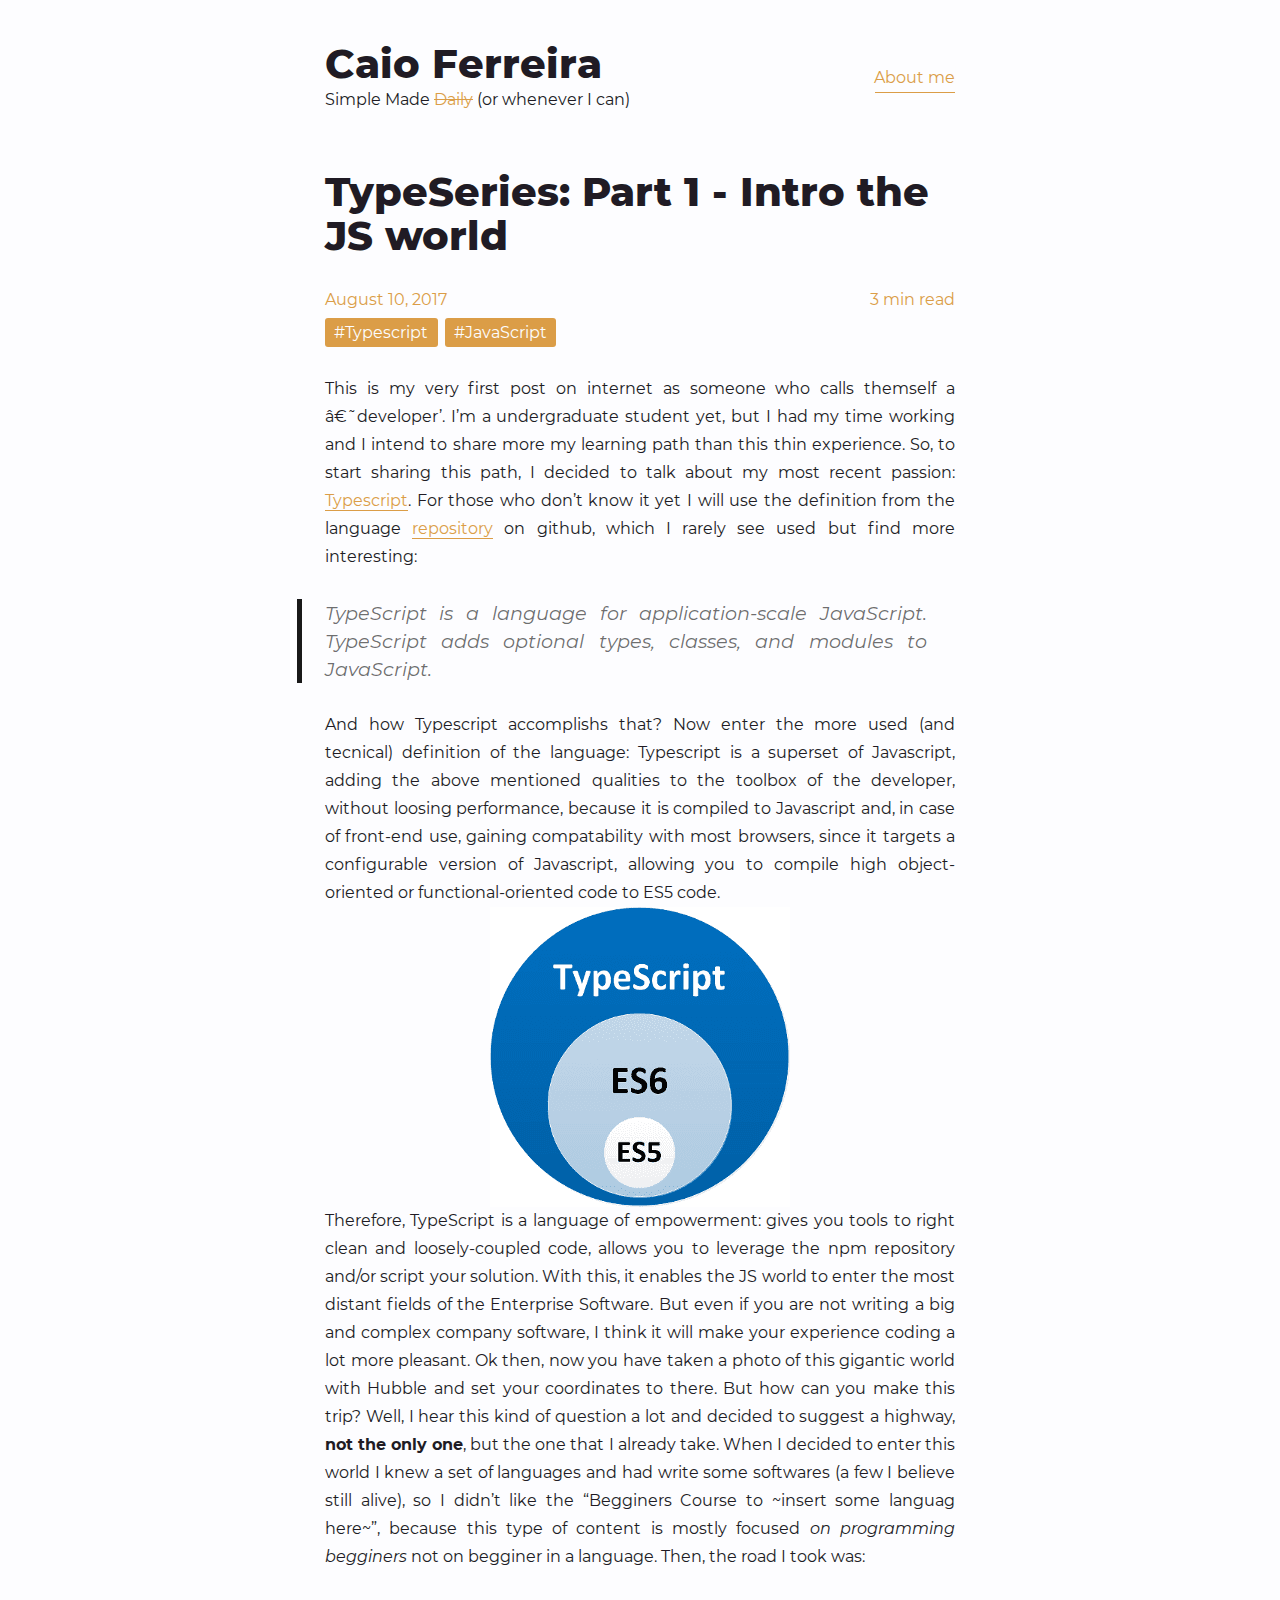
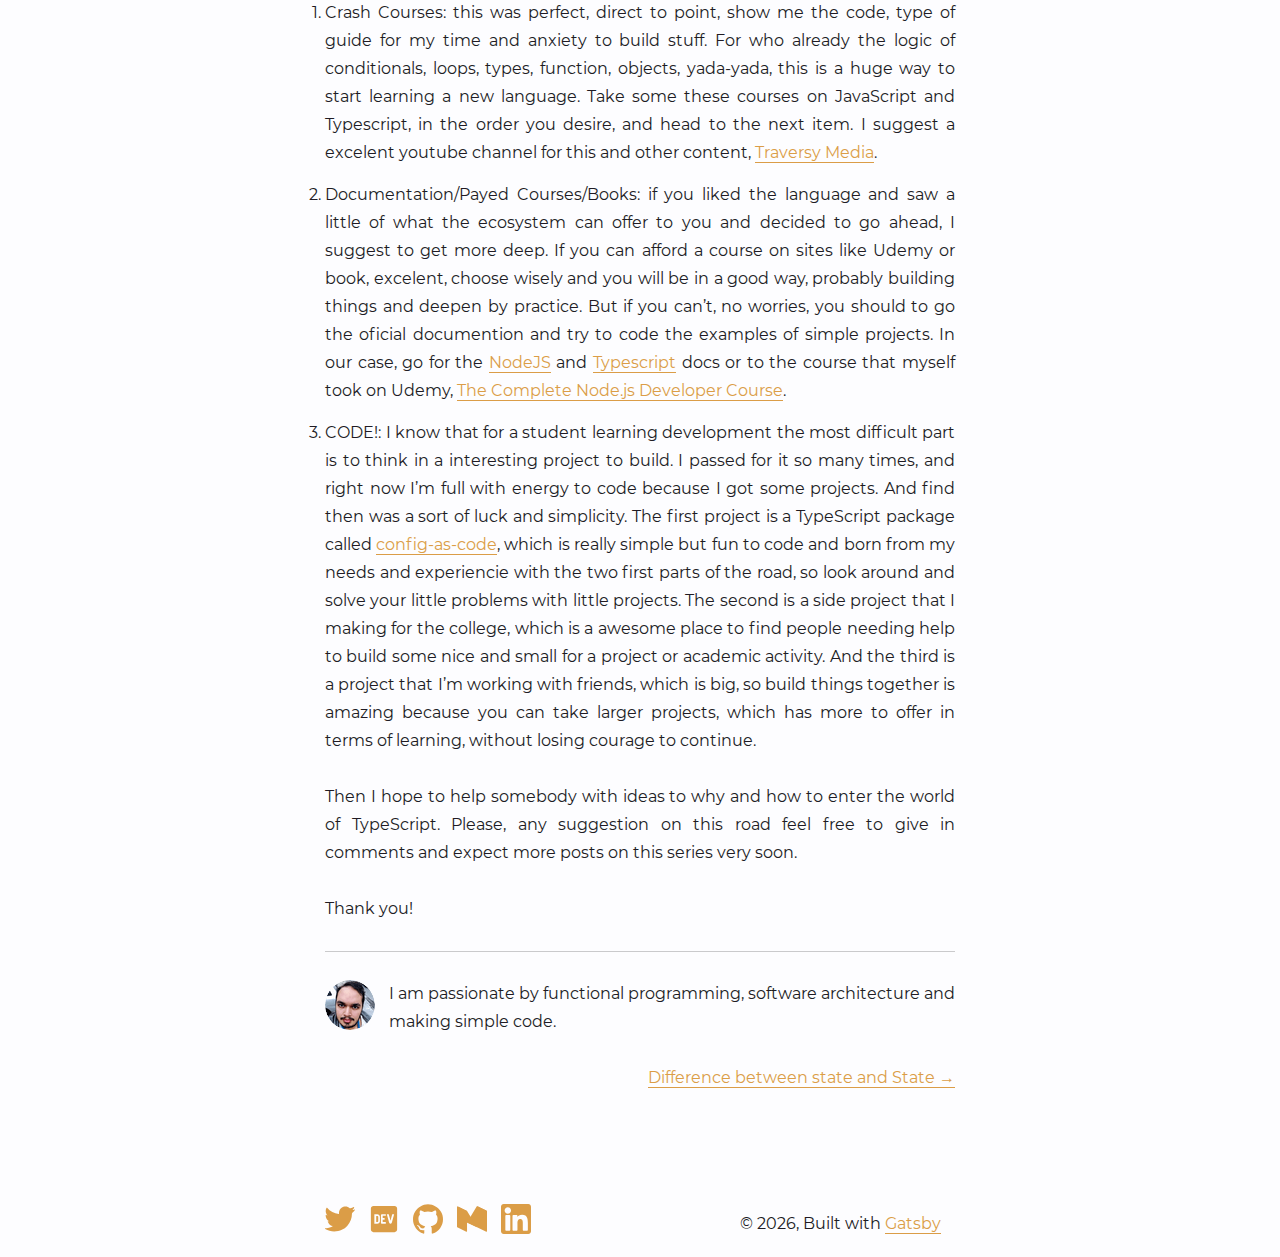
<file: post/typescript-intro/index.html>
<!DOCTYPE html><html lang="en"><head><meta charSet="utf-8"/><meta http-equiv="x-ua-compatible" content="ie=edge"/><meta name="viewport" content="width=device-width, initial-scale=1, shrink-to-fit=no"/><style id="typography.js">html{font-family:sans-serif;-ms-text-size-adjust:100%;-webkit-text-size-adjust:100%}body{margin:0}article,aside,details,figcaption,figure,footer,header,main,menu,nav,section,summary{display:block}audio,canvas,progress,video{display:inline-block}audio:not([controls]){display:none;height:0}progress{vertical-align:baseline}[hidden],template{display:none}a{background-color:transparent;-webkit-text-decoration-skip:objects}a:active,a:hover{outline-width:0}abbr[title]{border-bottom:none;text-decoration:underline;text-decoration:underline dotted}b,strong{font-weight:inherit;font-weight:bolder}dfn{font-style:italic}h1{font-size:2em;margin:.67em 0}mark{background-color:#ff0;color:#000}small{font-size:80%}sub,sup{font-size:75%;line-height:0;position:relative;vertical-align:baseline}sub{bottom:-.25em}sup{top:-.5em}img{border-style:none}svg:not(:root){overflow:hidden}code,kbd,pre,samp{font-family:monospace,monospace;font-size:1em}figure{margin:1em 40px}hr{box-sizing:content-box;height:0;overflow:visible}button,input,optgroup,select,textarea{font:inherit;margin:0}optgroup{font-weight:700}button,input{overflow:visible}button,select{text-transform:none}[type=reset],[type=submit],button,html [type=button]{-webkit-appearance:button}[type=button]::-moz-focus-inner,[type=reset]::-moz-focus-inner,[type=submit]::-moz-focus-inner,button::-moz-focus-inner{border-style:none;padding:0}[type=button]:-moz-focusring,[type=reset]:-moz-focusring,[type=submit]:-moz-focusring,button:-moz-focusring{outline:1px dotted ButtonText}fieldset{border:1px solid silver;margin:0 2px;padding:.35em .625em .75em}legend{box-sizing:border-box;color:inherit;display:table;max-width:100%;padding:0;white-space:normal}textarea{overflow:auto}[type=checkbox],[type=radio]{box-sizing:border-box;padding:0}[type=number]::-webkit-inner-spin-button,[type=number]::-webkit-outer-spin-button{height:auto}[type=search]{-webkit-appearance:textfield;outline-offset:-2px}[type=search]::-webkit-search-cancel-button,[type=search]::-webkit-search-decoration{-webkit-appearance:none}::-webkit-input-placeholder{color:inherit;opacity:.54}::-webkit-file-upload-button{-webkit-appearance:button;font:inherit}html{font:100%/1.75 'Merriweather','Georgia',serif;box-sizing:border-box;overflow-y:scroll;}*{box-sizing:inherit;}*:before{box-sizing:inherit;}*:after{box-sizing:inherit;}body{color:hsla(0,0%,0%,0.9);font-family:'Merriweather','Georgia',serif;font-weight:400;word-wrap:break-word;font-kerning:normal;-moz-font-feature-settings:"kern", "liga", "clig", "calt";-ms-font-feature-settings:"kern", "liga", "clig", "calt";-webkit-font-feature-settings:"kern", "liga", "clig", "calt";font-feature-settings:"kern", "liga", "clig", "calt";}img{max-width:100%;margin-left:0;margin-right:0;margin-top:0;padding-bottom:0;padding-left:0;padding-right:0;padding-top:0;margin-bottom:1.75rem;}h1{margin-left:0;margin-right:0;margin-top:0;padding-bottom:0;padding-left:0;padding-right:0;padding-top:0;margin-bottom:1.75rem;color:inherit;font-family:Montserrat,sans-serif;font-weight:900;text-rendering:optimizeLegibility;font-size:2.5rem;line-height:1.1;}h2{margin-left:0;margin-right:0;margin-top:0;padding-bottom:0;padding-left:0;padding-right:0;padding-top:0;margin-bottom:1.75rem;color:inherit;font-family:'Merriweather','Georgia',serif;font-weight:900;text-rendering:optimizeLegibility;font-size:1.73286rem;line-height:1.1;}h3{margin-left:0;margin-right:0;margin-top:0;padding-bottom:0;padding-left:0;padding-right:0;padding-top:0;margin-bottom:1.75rem;color:inherit;font-family:'Merriweather','Georgia',serif;font-weight:900;text-rendering:optimizeLegibility;font-size:1.4427rem;line-height:1.1;}h4{margin-left:0;margin-right:0;margin-top:0;padding-bottom:0;padding-left:0;padding-right:0;padding-top:0;margin-bottom:1.75rem;color:inherit;font-family:'Merriweather','Georgia',serif;font-weight:900;text-rendering:optimizeLegibility;font-size:1rem;line-height:1.1;letter-spacing:0.140625em;text-transform:uppercase;}h5{margin-left:0;margin-right:0;margin-top:0;padding-bottom:0;padding-left:0;padding-right:0;padding-top:0;margin-bottom:1.75rem;color:inherit;font-family:'Merriweather','Georgia',serif;font-weight:900;text-rendering:optimizeLegibility;font-size:0.83255rem;line-height:1.1;}h6{margin-left:0;margin-right:0;margin-top:0;padding-bottom:0;padding-left:0;padding-right:0;padding-top:0;margin-bottom:1.75rem;color:inherit;font-family:'Merriweather','Georgia',serif;font-weight:900;text-rendering:optimizeLegibility;font-size:0.75966rem;line-height:1.1;font-style:italic;}hgroup{margin-left:0;margin-right:0;margin-top:0;padding-bottom:0;padding-left:0;padding-right:0;padding-top:0;margin-bottom:1.75rem;}ul{margin-left:1.75rem;margin-right:0;margin-top:0;padding-bottom:0;padding-left:0;padding-right:0;padding-top:0;margin-bottom:1.75rem;list-style-position:outside;list-style-image:none;list-style:disc;}ol{margin-left:1.75rem;margin-right:0;margin-top:0;padding-bottom:0;padding-left:0;padding-right:0;padding-top:0;margin-bottom:1.75rem;list-style-position:outside;list-style-image:none;}dl{margin-left:0;margin-right:0;margin-top:0;padding-bottom:0;padding-left:0;padding-right:0;padding-top:0;margin-bottom:1.75rem;}dd{margin-left:0;margin-right:0;margin-top:0;padding-bottom:0;padding-left:0;padding-right:0;padding-top:0;margin-bottom:1.75rem;}p{margin-left:0;margin-right:0;margin-top:0;padding-bottom:0;padding-left:0;padding-right:0;padding-top:0;margin-bottom:1.75rem;}figure{margin-left:0;margin-right:0;margin-top:0;padding-bottom:0;padding-left:0;padding-right:0;padding-top:0;margin-bottom:1.75rem;}pre{margin-left:0;margin-right:0;margin-top:0;padding-bottom:0;padding-left:0;padding-right:0;padding-top:0;margin-bottom:1.75rem;font-size:0.85rem;line-height:1.75rem;}table{margin-left:0;margin-right:0;margin-top:0;padding-bottom:0;padding-left:0;padding-right:0;padding-top:0;margin-bottom:1.75rem;font-size:1rem;line-height:1.75rem;border-collapse:collapse;width:100%;}fieldset{margin-left:0;margin-right:0;margin-top:0;padding-bottom:0;padding-left:0;padding-right:0;padding-top:0;margin-bottom:1.75rem;}blockquote{margin-left:-1.75rem;margin-right:1.75rem;margin-top:0;padding-bottom:0;padding-left:1.42188rem;padding-right:0;padding-top:0;margin-bottom:1.75rem;font-size:1.20112rem;line-height:1.75rem;color:hsla(0,0%,0%,0.59);font-style:italic;border-left:0.32813rem solid hsla(0,0%,0%,0.9);}form{margin-left:0;margin-right:0;margin-top:0;padding-bottom:0;padding-left:0;padding-right:0;padding-top:0;margin-bottom:1.75rem;}noscript{margin-left:0;margin-right:0;margin-top:0;padding-bottom:0;padding-left:0;padding-right:0;padding-top:0;margin-bottom:1.75rem;}iframe{margin-left:0;margin-right:0;margin-top:0;padding-bottom:0;padding-left:0;padding-right:0;padding-top:0;margin-bottom:1.75rem;}hr{margin-left:0;margin-right:0;margin-top:0;padding-bottom:0;padding-left:0;padding-right:0;padding-top:0;margin-bottom:calc(1.75rem - 1px);background:hsla(0,0%,0%,0.2);border:none;height:1px;}address{margin-left:0;margin-right:0;margin-top:0;padding-bottom:0;padding-left:0;padding-right:0;padding-top:0;margin-bottom:1.75rem;}b{font-weight:700;}strong{font-weight:700;}dt{font-weight:700;}th{font-weight:700;}li{margin-bottom:calc(1.75rem / 2);}ol li{padding-left:0;}ul li{padding-left:0;}li > ol{margin-left:1.75rem;margin-bottom:calc(1.75rem / 2);margin-top:calc(1.75rem / 2);}li > ul{margin-left:1.75rem;margin-bottom:calc(1.75rem / 2);margin-top:calc(1.75rem / 2);}blockquote *:last-child{margin-bottom:0;}li *:last-child{margin-bottom:0;}p *:last-child{margin-bottom:0;}li > p{margin-bottom:calc(1.75rem / 2);}code{font-size:0.85rem;line-height:1.75rem;}kbd{font-size:0.85rem;line-height:1.75rem;}samp{font-size:0.85rem;line-height:1.75rem;}abbr{border-bottom:1px dotted hsla(0,0%,0%,0.5);cursor:help;}acronym{border-bottom:1px dotted hsla(0,0%,0%,0.5);cursor:help;}abbr[title]{border-bottom:1px dotted hsla(0,0%,0%,0.5);cursor:help;text-decoration:none;}thead{text-align:left;}td,th{text-align:left;border-bottom:1px solid hsla(0,0%,0%,0.12);font-feature-settings:"tnum";-moz-font-feature-settings:"tnum";-ms-font-feature-settings:"tnum";-webkit-font-feature-settings:"tnum";padding-left:1.16667rem;padding-right:1.16667rem;padding-top:0.875rem;padding-bottom:calc(0.875rem - 1px);}th:first-child,td:first-child{padding-left:0;}th:last-child,td:last-child{padding-right:0;}blockquote > :last-child{margin-bottom:0;}blockquote cite{font-size:1rem;line-height:1.75rem;color:hsla(0,0%,0%,0.9);font-weight:400;}blockquote cite:before{content:"— ";}ul,ol{margin-left:0;}@media only screen and (max-width:480px){ul,ol{margin-left:1.75rem;}blockquote{margin-left:-1.3125rem;margin-right:0;padding-left:0.98438rem;}}h1,h2,h3,h4,h5,h6{margin-top:3.5rem;}a{box-shadow:0 1px 0 0 currentColor;color:var(--secondary);text-decoration:none;}a:hover,a:active{box-shadow:none;}mark,ins{background:#007acc;color:white;padding:0.10938rem 0.21875rem;text-decoration:none;}a:hover{color:var(--hover);}h1, h2, h3, h4, h5, h6{font-family:inherit;font-weight:800;text-align:left;}a.gatsby-resp-image-link{box-shadow:none;}</style><style data-href="/styles.286ec0a773165cd5aeae.css" id="gatsby-global-css">@font-face{font-family:Montserrat;font-style:normal;font-display:swap;font-weight:100;src:local("Montserrat Thin "),local("Montserrat-Thin"),url(/static/montserrat-latin-100-191cc9f50f3b76b9617cb383f19acb7d.woff2) format("woff2"),url(/static/montserrat-latin-100-370318464551d5f25b0f0a78f374faac.woff) format("woff")}@font-face{font-family:Montserrat;font-style:italic;font-display:swap;font-weight:100;src:local("Montserrat Thin italic"),local("Montserrat-Thinitalic"),url(/static/montserrat-latin-100italic-bdeaeb79db315697bd173a55b097dc18.woff2) format("woff2"),url(/static/montserrat-latin-100italic-ecf7d49386e8f265878e735db34a7c4b.woff) format("woff")}@font-face{font-family:Montserrat;font-style:normal;font-display:swap;font-weight:200;src:local("Montserrat Extra Light "),local("Montserrat-Extra Light"),url(/static/montserrat-latin-200-85d5ef9db7f2dc6979172a4a3b2c57cb.woff2) format("woff2"),url(/static/montserrat-latin-200-1fc98e126a3d152549240e6244d7e669.woff) format("woff")}@font-face{font-family:Montserrat;font-style:italic;font-display:swap;font-weight:200;src:local("Montserrat Extra Light italic"),local("Montserrat-Extra Lightitalic"),url(/static/montserrat-latin-200italic-49095760a498d024fe1a85a078850df9.woff2) format("woff2"),url(/static/montserrat-latin-200italic-fe46cf8b9462c820457d3bf537e4057f.woff) format("woff")}@font-face{font-family:Montserrat;font-style:normal;font-display:swap;font-weight:300;src:local("Montserrat Light "),local("Montserrat-Light"),url(/static/montserrat-latin-300-7c3daf12b706645b5d3710f863a4da04.woff2) format("woff2"),url(/static/montserrat-latin-300-8dc95fab9cf98d02ca8d76e97d3dff60.woff) format("woff")}@font-face{font-family:Montserrat;font-style:italic;font-display:swap;font-weight:300;src:local("Montserrat Light italic"),local("Montserrat-Lightitalic"),url(/static/montserrat-latin-300italic-f20b178ca2024a5eac8e42e6649db86c.woff2) format("woff2"),url(/static/montserrat-latin-300italic-3fe16939288856e8e828fa2661bf2354.woff) format("woff")}@font-face{font-family:Montserrat;font-style:normal;font-display:swap;font-weight:400;src:local("Montserrat Regular "),local("Montserrat-Regular"),url(/static/montserrat-latin-400-bc3aa95dca08f5fee5291e34959c27bc.woff2) format("woff2"),url(/static/montserrat-latin-400-8102c4838f9e3d08dad644290a9cb701.woff) format("woff")}@font-face{font-family:Montserrat;font-style:italic;font-display:swap;font-weight:400;src:local("Montserrat Regular italic"),local("Montserrat-Regularitalic"),url(/static/montserrat-latin-400italic-5cad650422a7184467af5a4d17b264c4.woff2) format("woff2"),url(/static/montserrat-latin-400italic-d191f22af3bb50902b99ac577f81a322.woff) format("woff")}@font-face{font-family:Montserrat;font-style:normal;font-display:swap;font-weight:500;src:local("Montserrat Medium "),local("Montserrat-Medium"),url(/static/montserrat-latin-500-92d16e458625f4d2c8940f6bdca0ff09.woff2) format("woff2"),url(/static/montserrat-latin-500-8b763220218ffc11c57c84ddb80e7b26.woff) format("woff")}@font-face{font-family:Montserrat;font-style:italic;font-display:swap;font-weight:500;src:local("Montserrat Medium italic"),local("Montserrat-Mediumitalic"),url(/static/montserrat-latin-500italic-47bfcca6b69d6a9acca7a8bff17193e2.woff2) format("woff2"),url(/static/montserrat-latin-500italic-72c01f753c3940c0b9cb6bf2389caddf.woff) format("woff")}@font-face{font-family:Montserrat;font-style:normal;font-display:swap;font-weight:600;src:local("Montserrat SemiBold "),local("Montserrat-SemiBold"),url(/static/montserrat-latin-600-6fb1b5623e528e27c18658fecf5ee0ee.woff2) format("woff2"),url(/static/montserrat-latin-600-7c839d15a6f54e7025ba8c0c4b333e8f.woff) format("woff")}@font-face{font-family:Montserrat;font-style:italic;font-display:swap;font-weight:600;src:local("Montserrat SemiBold italic"),local("Montserrat-SemiBolditalic"),url(/static/montserrat-latin-600italic-60789af1c9338ed1a9546722ec54b4f7.woff2) format("woff2"),url(/static/montserrat-latin-600italic-f3d4de8d0afb19e777c79032ce828e3d.woff) format("woff")}@font-face{font-family:Montserrat;font-style:normal;font-display:swap;font-weight:700;src:local("Montserrat Bold "),local("Montserrat-Bold"),url(/static/montserrat-latin-700-39d93cf678c740f9f6b2b1cfde34bee3.woff2) format("woff2"),url(/static/montserrat-latin-700-80f10bd382f0df1cd650fec59f3c9394.woff) format("woff")}@font-face{font-family:Montserrat;font-style:italic;font-display:swap;font-weight:700;src:local("Montserrat Bold italic"),local("Montserrat-Bolditalic"),url(/static/montserrat-latin-700italic-ba136d97b14e82284dd595e257f11c47.woff2) format("woff2"),url(/static/montserrat-latin-700italic-8c98142b425630821139c24bd1698700.woff) format("woff")}@font-face{font-family:Montserrat;font-style:normal;font-display:swap;font-weight:800;src:local("Montserrat ExtraBold "),local("Montserrat-ExtraBold"),url(/static/montserrat-latin-800-b7018be9ed6cd94da8b6675b3a468c3b.woff2) format("woff2"),url(/static/montserrat-latin-800-9a9befcf50d64f9d2d19d8b1d1984add.woff) format("woff")}@font-face{font-family:Montserrat;font-style:italic;font-display:swap;font-weight:800;src:local("Montserrat ExtraBold italic"),local("Montserrat-ExtraBolditalic"),url(/static/montserrat-latin-800italic-540ffdd223d1a9ad3d4e678e1a23372e.woff2) format("woff2"),url(/static/montserrat-latin-800italic-897086f99f4e1f45e6b1e9368527d0bc.woff) format("woff")}@font-face{font-family:Montserrat;font-style:normal;font-display:swap;font-weight:900;src:local("Montserrat Black "),local("Montserrat-Black"),url(/static/montserrat-latin-900-58cd789700850375b834e8b6776002eb.woff2) format("woff2"),url(/static/montserrat-latin-900-26d42c9428780e545a540bbb50c84bce.woff) format("woff")}@font-face{font-family:Montserrat;font-style:italic;font-display:swap;font-weight:900;src:local("Montserrat Black italic"),local("Montserrat-Blackitalic"),url(/static/montserrat-latin-900italic-451157bc8861fe54f523b3669a3def71.woff2) format("woff2"),url(/static/montserrat-latin-900italic-a8ec4957e1c24f5793305763ad9845b3.woff) format("woff")}@font-face{font-family:Merriweather;font-style:normal;font-display:swap;font-weight:300;src:local("Merriweather Light "),local("Merriweather-Light"),url(/static/merriweather-latin-300-b1158cfcd4aacb9d8fb61625e37af46a.woff2) format("woff2"),url(/static/merriweather-latin-300-cc7de05e166e90320d7d896e0f72a19d.woff) format("woff")}@font-face{font-family:Merriweather;font-style:italic;font-display:swap;font-weight:300;src:local("Merriweather Light italic"),local("Merriweather-Lightitalic"),url(/static/merriweather-latin-300italic-8fe52a48089d6ebe46db0b8e7cc66263.woff2) format("woff2"),url(/static/merriweather-latin-300italic-e1331f5397c2a673f9d3765138debdb5.woff) format("woff")}@font-face{font-family:Merriweather;font-style:normal;font-display:swap;font-weight:400;src:local("Merriweather Regular "),local("Merriweather-Regular"),url(/static/merriweather-latin-400-8276fdb72ae8f4714d4e6eba704cc39f.woff2) format("woff2"),url(/static/merriweather-latin-400-69f09800f4f6479d06e44eba837df872.woff) format("woff")}@font-face{font-family:Merriweather;font-style:italic;font-display:swap;font-weight:400;src:local("Merriweather Regular italic"),local("Merriweather-Regularitalic"),url(/static/merriweather-latin-400italic-3a9be9ea9f7aa4af6de7307df21d9fc0.woff2) format("woff2"),url(/static/merriweather-latin-400italic-d76079ed7541a433a54f79316de086e9.woff) format("woff")}@font-face{font-family:Merriweather;font-style:normal;font-display:swap;font-weight:700;src:local("Merriweather Bold "),local("Merriweather-Bold"),url(/static/merriweather-latin-700-fa534be7ffa380e39a7f6e03bf9a5e03.woff2) format("woff2"),url(/static/merriweather-latin-700-ba56ea84b8084b7ff9677f50d3cd81bd.woff) format("woff")}@font-face{font-family:Merriweather;font-style:italic;font-display:swap;font-weight:700;src:local("Merriweather Bold italic"),local("Merriweather-Bolditalic"),url(/static/merriweather-latin-700italic-1ef5edaaa20ae53ea50399884c5e48c6.woff2) format("woff2"),url(/static/merriweather-latin-700italic-534bc9e7ce93c73d73426e46acd78092.woff) format("woff")}@font-face{font-family:Merriweather;font-style:normal;font-display:swap;font-weight:900;src:local("Merriweather Black "),local("Merriweather-Black"),url(/static/merriweather-latin-900-7528fb70e8a4a82c7305e72ff43ac25f.woff2) format("woff2"),url(/static/merriweather-latin-900-3799b6e2f5ed3fcccf9d7a708d7419fa.woff) format("woff")}@font-face{font-family:Merriweather;font-style:italic;font-display:swap;font-weight:900;src:local("Merriweather Black italic"),local("Merriweather-Blackitalic"),url(/static/merriweather-latin-900italic-e1b4d2aaa78e12ad84aaf8a56321e4c2.woff2) format("woff2"),url(/static/merriweather-latin-900italic-2ae22f731b3424e8dbb4b37f7ca6e708.woff) format("woff")}code[class*=language-],pre[class*=language-]{color:#f8f8f2;background:none;text-shadow:0 1px rgba(0,0,0,.3);font-family:Consolas,Monaco,Andale Mono,Ubuntu Mono,monospace;font-size:1em;text-align:left;white-space:pre;word-spacing:normal;word-break:normal;word-wrap:normal;line-height:1.5;-moz-tab-size:4;-o-tab-size:4;tab-size:4;-webkit-hyphens:none;-ms-hyphens:none;hyphens:none}pre[class*=language-]{padding:1em;margin:.5em 0;overflow:auto;border-radius:.3em}:not(pre)>code[class*=language-],pre[class*=language-]{background:#272822}:not(pre)>code[class*=language-]{padding:.1em;border-radius:.3em;white-space:normal}.token.cdata,.token.comment,.token.doctype,.token.prolog{color:#8292a2}.token.punctuation{color:#f8f8f2}.token.namespace{opacity:.7}.token.constant,.token.deleted,.token.property,.token.symbol,.token.tag{color:#f92672}.token.boolean,.token.number{color:#ae81ff}.token.attr-name,.token.builtin,.token.char,.token.inserted,.token.selector,.token.string{color:#a6e22e}.language-css .token.string,.style .token.string,.token.entity,.token.operator,.token.url,.token.variable{color:#f8f8f2}.token.atrule,.token.attr-value,.token.class-name,.token.function{color:#e6db74}.token.keyword{color:#66d9ef}.token.important,.token.regex{color:#fd971f}.token.bold,.token.important{font-weight:700}.token.italic{font-style:italic}.token.entity{cursor:help}.gatsby-highlight{background:#272822;margin-bottom:1.75rem;margin-left:-1.3125rem;margin-right:-1.3125rem;border-radius:10px;overflow:auto;-webkit-overflow-scrolling:touch}.gatsby-highlight>pre[class*=language-]{overflow:auto;padding:1.3125rem}@font-face{font-display:swap;font-family:Montserrat;font-weight:400;font-style:normal;src:url(/static/Montserrat-400-bc3aa95dca08f5fee5291e34959c27bc.woff2) format("woff2") font-weight-normal,url(/static/Montserrat-400-8102c4838f9e3d08dad644290a9cb701.woff) format("woff") font-weight-normal,url(/static/Montserrat-400-6a9e85ac9247f5848db957b873c62e0c.ttf) format("truetype") font-weight-normal,url(/static/Montserrat-700-39d93cf678c740f9f6b2b1cfde34bee3.woff2) format("woff2") font-weight-bold,url(/static/Montserrat-700-80f10bd382f0df1cd650fec59f3c9394.woff) format("woff") font-weight-bold,url(/static/Montserrat-700-7432889d57c68a13a4984a756d923a07.ttf) format("truetype") font-weight-bold}:root{--bg:#fdfdff;--primary:#201b24;--secondary:#db9d47;--hover:#ff784f}body{font-family:Montserrat,"sans-serif"}@media (max-width:768px){footer{flex-direction:column}}footer{display:flex;justify-content:space-between;align-items:center}</style><meta name="generator" content="Gatsby 2.32.6"/><link rel="preconnect" href="https://www.google-analytics.com"/><link rel="dns-prefetch" href="https://www.google-analytics.com"/><link rel="icon" href="/favicon-32x32.png?v=62dcc2ca9c3cd2d1abc7505583298b71" type="image/png"/><link rel="icon" href="/favicon.svg?v=62dcc2ca9c3cd2d1abc7505583298b71" type="image/svg+xml"/><link rel="manifest" href="/manifest.webmanifest" crossorigin="anonymous"/><meta name="theme-color" content="#db9d47"/><link rel="apple-touch-icon" sizes="48x48" href="/icons/icon-48x48.png?v=62dcc2ca9c3cd2d1abc7505583298b71"/><link rel="apple-touch-icon" sizes="72x72" href="/icons/icon-72x72.png?v=62dcc2ca9c3cd2d1abc7505583298b71"/><link rel="apple-touch-icon" sizes="96x96" href="/icons/icon-96x96.png?v=62dcc2ca9c3cd2d1abc7505583298b71"/><link rel="apple-touch-icon" sizes="144x144" href="/icons/icon-144x144.png?v=62dcc2ca9c3cd2d1abc7505583298b71"/><link rel="apple-touch-icon" sizes="192x192" href="/icons/icon-192x192.png?v=62dcc2ca9c3cd2d1abc7505583298b71"/><link rel="apple-touch-icon" sizes="256x256" href="/icons/icon-256x256.png?v=62dcc2ca9c3cd2d1abc7505583298b71"/><link rel="apple-touch-icon" sizes="384x384" href="/icons/icon-384x384.png?v=62dcc2ca9c3cd2d1abc7505583298b71"/><link rel="apple-touch-icon" sizes="512x512" href="/icons/icon-512x512.png?v=62dcc2ca9c3cd2d1abc7505583298b71"/><link rel="alternate" type="application/rss+xml" href="/rss.xml"/><title data-react-helmet="true">TypeSeries: Part 1 - Intro the JS world | Caio Ferreira</title><meta data-react-helmet="true" name="description" content="One highway to Typescript and, maybe, others languages."/><meta data-react-helmet="true" property="og:title" content="TypeSeries: Part 1 - Intro the JS world"/><meta data-react-helmet="true" property="og:description" content="One highway to Typescript and, maybe, others languages."/><meta data-react-helmet="true" property="og:type" content="website"/><meta data-react-helmet="true" name="twitter:card" content="summary"/><meta data-react-helmet="true" name="twitter:creator" content="Caio Ferreira"/><meta data-react-helmet="true" name="twitter:title" content="TypeSeries: Part 1 - Intro the JS world"/><meta data-react-helmet="true" name="twitter:description" content="One highway to Typescript and, maybe, others languages."/><meta data-react-helmet="true" name="keywords" content="blog, Caio Ferreira, javascript, functional programming, software architecture, Typescript, JavaScript"/><style data-styled="hqzbql cINqao hiNdfp ePSoKC jGZUap kAEYIC dPmpCt bkeYwJ eIVkIG asniO dmlkuU buTKlK gISPTW drtymd cpTAoe fAtOsn hvxpIW eKdCzo kvEPVl dBWMCn lkPJmt eeFVyv QhiQR" data-styled-version="4.4.1">
/* sc-component-id: Headercomponent__Text-sc-10b1m6s-0 */
.dPmpCt{margin-bottom:0;}
/* sc-component-id: Headercomponent__Header-sc-10b1m6s-1 */
.hiNdfp{display:-webkit-box;display:-webkit-flex;display:-ms-flexbox;display:flex;-webkit-box-pack:justify;-webkit-justify-content:space-between;-ms-flex-pack:justify;justify-content:space-between;-webkit-align-items:center;-webkit-box-align:center;-ms-flex-align:center;align-items:center;} @media (max-width:768px){.hiNdfp{-webkit-flex-direction:column;-ms-flex-direction:column;flex-direction:column;}}
/* sc-component-id: Headercomponent__HeaderTitleWrapper-sc-10b1m6s-2 */
@media (max-width:768px){.ePSoKC{margin-bottom:10px;}}
/* sc-component-id: Headercomponent__HeaderTitle-sc-10b1m6s-3 */
.jGZUap{margin-bottom:0;margin-top:0;}
/* sc-component-id: Headercomponent__HeaderTitleLink-sc-10b1m6s-4 */
.kAEYIC{box-shadow:none;-webkit-text-decoration:none;text-decoration:none;color:inherit;} .kAEYIC:hover{color:inherit;}
/* sc-component-id: Headercomponent__SubtitleDetail-sc-10b1m6s-5 */
.bkeYwJ{color:var(--secondary);-webkit-text-decoration:line-through;text-decoration:line-through;} .bkeYwJ:hover{-webkit-text-decoration:none;text-decoration:none;color:var(--hover);}
/* sc-component-id: Headercomponent__NavigationLink-sc-10b1m6s-6 */
.eIVkIG{box-shadow:0 1.4px 0.4px -0.5px var(--secondary);}
/* sc-component-id: Footercomponent__OutgoingLink-sc-364ywr-0 */
.lkPJmt{box-shadow:none;color:var(--secondary);margin-right:0.875rem;fill:var(--secondary);} .lkPJmt:hover{fill:var(--hover);}.eeFVyv{box-shadow:0 1px 0 0 var(--secondary);color:var(--secondary);margin-right:0.875rem;fill:var(--secondary);} .eeFVyv:hover{fill:var(--hover);}
/* sc-component-id: Footercomponent__FooterWrapper-sc-364ywr-1 */
.kvEPVl{-webkit-align-items:center;-webkit-box-align:center;-ms-flex-align:center;align-items:center;margin-top:4.375rem;}
/* sc-component-id: Footercomponent__FooterMessage-sc-364ywr-3 */
.QhiQR{margin-bottom:0;}
/* sc-component-id: Layoutcomponent__Background-ao6rp0-0 */
.hqzbql{background:var(--bg);height:100%;}
/* sc-component-id: Layoutcomponent__Container-ao6rp0-1 */
.cINqao{display:-webkit-box;display:-webkit-flex;display:-ms-flexbox;display:flex;-webkit-box-pack:justify;-webkit-justify-content:space-between;-ms-flex-pack:justify;justify-content:space-between;-webkit-flex-direction:column;-ms-flex-direction:column;flex-direction:column;margin-left:auto;margin-right:auto;max-width:42rem;min-height:100vh;color:var(--primary);padding:2.625rem 1.3125rem 0.875rem 1.3125rem;}
/* sc-component-id: Biocomponent__BioWrapper-sc-1p81r7j-0 */
.fAtOsn{display:-webkit-box;display:-webkit-flex;display:-ms-flexbox;display:flex;margin-top:1.75rem;}
/* sc-component-id: Biocomponent__Avatar-sc-1p81r7j-1 */
.hvxpIW{margin-right:0.875rem;margin-bottom:0;min-width:50px;border-radius:100%;}
/* sc-component-id: blog-post__Metadata-gi2dsk-1 */
.asniO{color:var(--secondary);margin-bottom:1.75rem;}
/* sc-component-id: blog-post__PostDateAndTime-gi2dsk-2 */
.dmlkuU{display:-webkit-box;display:-webkit-flex;display:-ms-flexbox;display:flex;-webkit-box-pack:justify;-webkit-justify-content:space-between;-ms-flex-pack:justify;justify-content:space-between;margin-bottom:4px;}
/* sc-component-id: blog-post__TagListWrapper-gi2dsk-3 */
.buTKlK{display:-webkit-box;display:-webkit-flex;display:-ms-flexbox;display:flex;} @media (max-width:768px){.buTKlK{-webkit-flex-wrap:wrap;-ms-flex-wrap:wrap;flex-wrap:wrap;}}
/* sc-component-id: blog-post__Tag-gi2dsk-4 */
.gISPTW{margin-bottom:0;margin-right:0.4375rem;padding:0.035rem 0.58333rem;border-radius:3px;background:var(--secondary);color:var(--bg);} @media (max-width:768px){.gISPTW{margin-bottom:5px;-webkit-flex-wrap:wrap;-ms-flex-wrap:wrap;flex-wrap:wrap;}.gISPTW:last-child{margin-bottom:5px;}}
/* sc-component-id: blog-post__Content-gi2dsk-5 */
.drtymd{text-align:justify;}
/* sc-component-id: blog-post__Divider-gi2dsk-6 */
.cpTAoe{margin-bottom:1.75rem;}
/* sc-component-id: blog-post__Navigation-gi2dsk-7 */
.eKdCzo{display:-webkit-box;display:-webkit-flex;display:-ms-flexbox;display:flex;-webkit-flex-wrap:wrap;-ms-flex-wrap:wrap;flex-wrap:wrap;-webkit-box-pack:justify;-webkit-justify-content:space-between;-ms-flex-pack:justify;justify-content:space-between;list-style:none;padding:0;}</style><link as="script" rel="preload" href="/webpack-runtime-8bf09dc14d26660d4941.js"/><link as="script" rel="preload" href="/framework-6c3ead24af170cdcb87c.js"/><link as="script" rel="preload" href="/app-5add9b32f93cdcc661e3.js"/><link as="script" rel="preload" href="/styles-407fe62976dc5310c43e.js"/><link as="script" rel="preload" href="/133dca110fad53aa1997b630637bbac3134a2d14-19c09b613e5baa98dedd.js"/><link as="script" rel="preload" href="/93241701166c3169d92c9fdd395837837cace836-21be44829f86d4becf19.js"/><link as="script" rel="preload" href="/component---src-templates-blog-post-js-48fe6b50030107f110f1.js"/><link as="fetch" rel="preload" href="/page-data/post/typescript-intro/page-data.json" crossorigin="anonymous"/><link as="fetch" rel="preload" href="/page-data/sq/d/143701507.json" crossorigin="anonymous"/><link as="fetch" rel="preload" href="/page-data/sq/d/3694326227.json" crossorigin="anonymous"/><link as="fetch" rel="preload" href="/page-data/sq/d/88017042.json" crossorigin="anonymous"/><link as="fetch" rel="preload" href="/page-data/app-data.json" crossorigin="anonymous"/></head><body><div id="___gatsby"><div style="outline:none" tabindex="-1" id="gatsby-focus-wrapper"><div class="Layoutcomponent__Background-ao6rp0-0 hqzbql"><div class="Layoutcomponent__Container-ao6rp0-1 cINqao"><header class="Headercomponent__Header-sc-10b1m6s-1 hiNdfp"><span class="Headercomponent__HeaderTitleWrapper-sc-10b1m6s-2 ePSoKC"><h1 class="Headercomponent__HeaderTitle-sc-10b1m6s-3 jGZUap"><a class="Headercomponent__HeaderTitleLink-sc-10b1m6s-4 kAEYIC" href="/">Caio Ferreira</a></h1><p class="Headercomponent__Text-sc-10b1m6s-0 dPmpCt">Simple Made <span class="Headercomponent__SubtitleDetail-sc-10b1m6s-5 bkeYwJ">Daily</span> (or whenever I can)</p></span><a class="Headercomponent__NavigationLink-sc-10b1m6s-6 eIVkIG" href="/about"><p class="Headercomponent__Text-sc-10b1m6s-0 dPmpCt">About me</p></a></header><main><h1>TypeSeries: Part 1 - Intro the JS world</h1><p class="blog-post__Metadata-gi2dsk-1 asniO"><p class="blog-post__PostDateAndTime-gi2dsk-2 dmlkuU"><span>August 10, 2017</span><span>3<!-- --> min read</span></p><p class="blog-post__TagListWrapper-gi2dsk-3 buTKlK"><p class="blog-post__Tag-gi2dsk-4 gISPTW">#<!-- -->Typescript</p><p class="blog-post__Tag-gi2dsk-4 gISPTW">#<!-- -->JavaScript</p></p></p><section class="blog-post__Content-gi2dsk-5 drtymd"><p>This is my very first post on internet as someone who calls themself a â€˜developer’. I’m a undergraduate student yet, but I had my time working and I intend to share more my learning path than this thin experience.
So, to start sharing this path, I decided to talk about my most recent passion: <a href="https://www.typescriptlang.org/" target="_blank" rel="nofollow noopener noreferrer">Typescript</a>. For those who don’t know it yet I will use the definition from the language <a href="https://github.com/Microsoft/TypeScript" target="_blank" rel="nofollow noopener noreferrer">repository</a> on github, which I rarely see used but find more interesting:</p>
<blockquote>
<p>TypeScript is a language for application-scale JavaScript. TypeScript adds optional types, classes, and modules to JavaScript.</p>
</blockquote>
<p>And how Typescript accomplishs that? Now enter the more used (and tecnical) definition of the language: Typescript is a superset of Javascript, adding the above mentioned qualities to the toolbox of the developer, without loosing performance, because it is compiled to Javascript and, in case of front-end use, gaining compatability with most browsers, since it targets a configurable version of Javascript, allowing you to compile high object-oriented or functional-oriented code to ES5 code.
<span
      class="gatsby-resp-image-wrapper"
      style="position: relative; display: block; margin-left: auto; margin-right: auto; max-width: 300px; "
    >
      <a
    class="gatsby-resp-image-link"
    href="/static/1b2cdabe3aabfb872034b71dcfb90055/5a46d/typescript-superset.png"
    style="display: block"
    target="_blank"
    rel="noopener"
  >
    <span
    class="gatsby-resp-image-background-image"
    style="padding-bottom: 100%; position: relative; bottom: 0; left: 0; background-image: url('[data-uri]'); background-size: cover; display: block;"
  ></span>
  <img
        class="gatsby-resp-image-image"
        alt="TypeScript as a supert of JavaScript ES6 and ES5"
        title="TypeScript as a supert of JavaScript ES6 and ES5"
        src="/static/1b2cdabe3aabfb872034b71dcfb90055/5a46d/typescript-superset.png"
        srcset="/static/1b2cdabe3aabfb872034b71dcfb90055/01bf6/typescript-superset.png 270w,
/static/1b2cdabe3aabfb872034b71dcfb90055/5a46d/typescript-superset.png 300w"
        sizes="(max-width: 300px) 100vw, 300px"
        style="width:100%;height:100%;margin:0;vertical-align:middle;position:absolute;top:0;left:0;"
        loading="lazy"
      />
  </a>
    </span>
Therefore, TypeScript is a language of empowerment: gives you tools to right clean and loosely-coupled code, allows you to leverage the npm repository and/or script your solution. With this, it enables the JS world to enter the most distant fields of the Enterprise Software. But even if you are not writing a big and complex company software, I think it will make your experience coding a lot more pleasant.
Ok then, now you have taken a photo of this gigantic world with Hubble and set your coordinates to there. But how can you make this trip? Well, I hear this kind of question a lot and decided to suggest a highway, <strong>not the only one</strong>, but the one that I already take.
When I decided to enter this world I knew a set of languages and had write some softwares (a few I believe still alive), so I didn’t like the “Begginers Course to ~insert some languag here~”, because this type of content is mostly focused <em>on programming begginers</em> not on begginer in a language. Then, the road I took was:</p>
<ol>
<li>Crash Courses: this was perfect, direct to point, show me the code, type of guide for my time and anxiety to build stuff. For who already the logic of conditionals, loops, types, function, objects, yada-yada, this is a huge way to start learning a new language. Take some these courses on JavaScript and Typescript, in the order you desire, and head to the next item. I suggest a excelent youtube channel for this and other content, <a href="https://www.youtube.com/user/TechGuyWeb" target="_blank" rel="nofollow noopener noreferrer">Traversy Media</a>.</li>
<li>Documentation/Payed Courses/Books: if you liked the language and saw a little of what the ecosystem can offer to you and decided to go ahead, I suggest to get more deep. If you can afford a course on sites like Udemy or book, excelent, choose wisely and you will be in a good way, probably building things and deepen by practice. But if you can’t, no worries, you should to go the oficial documention and try to code the examples of simple projects. In our case, go for the <a href="https://nodejs.org/en/docs/guides/" target="_blank" rel="nofollow noopener noreferrer">NodeJS</a> and <a href="https://www.typescriptlang.org/docs/home.html" target="_blank" rel="nofollow noopener noreferrer">Typescript</a> docs or to the course that myself took on Udemy, <a href="https://www.udemy.com/the-complete-nodejs-developer-course-2/" target="_blank" rel="nofollow noopener noreferrer">The Complete Node.js Developer Course</a>.</li>
<li>CODE!: I know that for a student learning development the most difficult part is to think in a interesting project to build. I passed for it so many times, and right now I’m full with energy to code because I got some projects. And find then was a sort of luck and simplicity. The first project is a TypeScript package called <a href="https://www.npmjs.com/package/config-as-code" target="_blank" rel="nofollow noopener noreferrer">config-as-code</a>, which is really simple but fun to code and born from my needs and experiencie with the two first parts of the road, so look around and solve your little problems with little projects. The second is a side project that I making for the college, which is a awesome place to find people needing help to build some nice and small for a project or academic activity. And the third is a project that I’m working with friends, which is big, so build things together is amazing because you can take larger projects, which has more to offer in terms of learning, without losing courage to continue.</li>
</ol>
<p>Then I hope to help somebody with ideas to why and how to enter the world of TypeScript. Please, any suggestion on this road feel free to give in comments and expect more posts on this series very soon.</p>
<p>Thank you!</p></section><hr class="blog-post__Divider-gi2dsk-6 cpTAoe"/><div class="Biocomponent__BioWrapper-sc-1p81r7j-0 fAtOsn"><div class="Biocomponent__Avatar-sc-1p81r7j-1 hvxpIW gatsby-image-wrapper" style="position:relative;overflow:hidden;display:inline-block;width:50px;height:50px"><img aria-hidden="true" src="[data-uri]" alt="Caio Ferreira" style="position:absolute;top:0;left:0;width:100%;height:100%;object-fit:cover;object-position:center;opacity:1;transition-delay:500ms;border-radius:50%"/><noscript><picture><source srcset="/static/59fa6fc8ee9a74a7315b43d2eb84cfa7/8ba1e/me.png 1x,
/static/59fa6fc8ee9a74a7315b43d2eb84cfa7/f937a/me.png 1.5x,
/static/59fa6fc8ee9a74a7315b43d2eb84cfa7/71eb7/me.png 2x" /><img loading="lazy" width="50" height="50" srcset="/static/59fa6fc8ee9a74a7315b43d2eb84cfa7/8ba1e/me.png 1x,
/static/59fa6fc8ee9a74a7315b43d2eb84cfa7/f937a/me.png 1.5x,
/static/59fa6fc8ee9a74a7315b43d2eb84cfa7/71eb7/me.png 2x" src="/static/59fa6fc8ee9a74a7315b43d2eb84cfa7/8ba1e/me.png" alt="Caio Ferreira" style="position:absolute;top:0;left:0;opacity:1;width:100%;height:100%;object-fit:cover;object-position:center"/></picture></noscript></div><p>I am passionate by functional programming, software architecture and making simple code.<!-- --> </p></div><ul class="blog-post__Navigation-gi2dsk-7 eKdCzo"><li></li><li><a rel="next" href="/post/difference-between-state-and-state/">Difference between state and State<!-- --> →</a></li></ul></main><footer class="Footercomponent__FooterWrapper-sc-364ywr-1 kvEPVl"><section class="Footercomponent__SocialWrapper-sc-364ywr-2 dBWMCn"><a target="_blank" rel="nofollow noopener noreferrer" aria-label="Twitter" aria-hidden="true" href="https://twitter.com/caiorcferreira" class="Footercomponent__OutgoingLink-sc-364ywr-0 lkPJmt"><svg alt="Caio Ferreira&#x27;s Twitter Profile" style="height:30;width:30" version="1.1" x="0px" y="0px" viewBox="0 0 410.155 410.155" xml:space="preserve"><path d="M403.632,74.18c-9.113,4.041-18.573,7.229-28.28,9.537c10.696-10.164,18.738-22.877,23.275-37.067
	l0,0c1.295-4.051-3.105-7.554-6.763-5.385l0,0c-13.504,8.01-28.05,14.019-43.235,17.862c-0.881,0.223-1.79,0.336-2.702,0.336
	c-2.766,0-5.455-1.027-7.57-2.891c-16.156-14.239-36.935-22.081-58.508-22.081c-9.335,0-18.76,1.455-28.014,4.325
	c-28.672,8.893-50.795,32.544-57.736,61.724c-2.604,10.945-3.309,21.9-2.097,32.56c0.139,1.225-0.44,2.08-0.797,2.481
	c-0.627,0.703-1.516,1.106-2.439,1.106c-0.103,0-0.209-0.005-0.314-0.015c-62.762-5.831-119.358-36.068-159.363-85.14l0,0
	c-2.04-2.503-5.952-2.196-7.578,0.593l0,0C13.677,65.565,9.537,80.937,9.537,96.579c0,23.972,9.631,46.563,26.36,63.032
	c-7.035-1.668-13.844-4.295-20.169-7.808l0,0c-3.06-1.7-6.825,0.485-6.868,3.985l0,0c-0.438,35.612,20.412,67.3,51.646,81.569
	c-0.629,0.015-1.258,0.022-1.888,0.022c-4.951,0-9.964-0.478-14.898-1.421l0,0c-3.446-0.658-6.341,2.611-5.271,5.952l0,0
	c10.138,31.651,37.39,54.981,70.002,60.278c-27.066,18.169-58.585,27.753-91.39,27.753l-10.227-0.006
	c-3.151,0-5.816,2.054-6.619,5.106c-0.791,3.006,0.666,6.177,3.353,7.74c36.966,21.513,79.131,32.883,121.955,32.883
	c37.485,0,72.549-7.439,104.219-22.109c29.033-13.449,54.689-32.674,76.255-57.141c20.09-22.792,35.8-49.103,46.692-78.201
	c10.383-27.737,15.871-57.333,15.871-85.589v-1.346c-0.001-4.537,2.051-8.806,5.631-11.712c13.585-11.03,25.415-24.014,35.16-38.591
	l0,0C411.924,77.126,407.866,72.302,403.632,74.18L403.632,74.18z"></path><g></g><g></g><g></g><g></g><g></g><g></g><g></g><g></g><g></g><g></g><g></g><g></g><g></g><g></g><g></g></svg></a><a target="_blank" rel="nofollow noopener noreferrer" aria-label="Dev Community" aria-hidden="true" href="https://dev.to/caiorcferreira" class="Footercomponent__OutgoingLink-sc-364ywr-0 lkPJmt"><svg alt="Caio Ferreira&#x27;s DEV Profile" style="height:30;width:30" role="img" viewBox="0 0 448 512"><path d="M120.12 208.29c-3.88-2.9-7.77-4.35-11.65-4.35H91.03v104.47h17.45c3.88 0 7.77-1.45 11.65-4.35 3.88-2.9 5.82-7.25 5.82-13.06v-69.65c-.01-5.8-1.96-10.16-5.83-13.06zM404.1 32H43.9C19.7 32 .06 51.59 0 75.8v360.4C.06 460.41 19.7 480 43.9 480h360.2c24.21 0 43.84-19.59 43.9-43.8V75.8c-.06-24.21-19.7-43.8-43.9-43.8zM154.2 291.19c0 18.81-11.61 47.31-48.36 47.25h-46.4V172.98h47.38c35.44 0 47.36 28.46 47.37 47.28l.01 70.93zm100.68-88.66H201.6v38.42h32.57v29.57H201.6v38.41h53.29v29.57h-62.18c-11.16.29-20.44-8.53-20.72-19.69V193.7c-.27-11.15 8.56-20.41 19.71-20.69h63.19l-.01 29.52zm103.64 115.29c-13.2 30.75-36.85 24.63-47.44 0l-38.53-144.8h32.57l29.71 113.72 29.57-113.72h32.58l-38.46 144.8z"></path></svg></a><a target="_blank" rel="nofollow noopener noreferrer" aria-label="Github" aria-hidden="true" href="https://github.com/caiorcferreira" class="Footercomponent__OutgoingLink-sc-364ywr-0 lkPJmt"><svg alt="Caio Ferreira&#x27;s Github Profile" style="height:30;width:30" version="1.1" id="Capa_1" x="0px" y="0px" width="438.549px" height="438.549px" viewBox="0 0 438.549 438.549" xml:space="preserve"><g><path d="M409.132,114.573c-19.608-33.596-46.205-60.194-79.798-79.8C295.736,15.166,259.057,5.365,219.271,5.365
		c-39.781,0-76.472,9.804-110.063,29.408c-33.596,19.605-60.192,46.204-79.8,79.8C9.803,148.168,0,184.854,0,224.63
		c0,47.78,13.94,90.745,41.827,128.906c27.884,38.164,63.906,64.572,108.063,79.227c5.14,0.954,8.945,0.283,11.419-1.996
		c2.475-2.282,3.711-5.14,3.711-8.562c0-0.571-0.049-5.708-0.144-15.417c-0.098-9.709-0.144-18.179-0.144-25.406l-6.567,1.136
		c-4.187,0.767-9.469,1.092-15.846,1c-6.374-0.089-12.991-0.757-19.842-1.999c-6.854-1.231-13.229-4.086-19.13-8.559
		c-5.898-4.473-10.085-10.328-12.56-17.556l-2.855-6.57c-1.903-4.374-4.899-9.233-8.992-14.559
		c-4.093-5.331-8.232-8.945-12.419-10.848l-1.999-1.431c-1.332-0.951-2.568-2.098-3.711-3.429c-1.142-1.331-1.997-2.663-2.568-3.997
		c-0.572-1.335-0.098-2.43,1.427-3.289c1.525-0.859,4.281-1.276,8.28-1.276l5.708,0.853c3.807,0.763,8.516,3.042,14.133,6.851
		c5.614,3.806,10.229,8.754,13.846,14.842c4.38,7.806,9.657,13.754,15.846,17.847c6.184,4.093,12.419,6.136,18.699,6.136
		c6.28,0,11.704-0.476,16.274-1.423c4.565-0.952,8.848-2.383,12.847-4.285c1.713-12.758,6.377-22.559,13.988-29.41
		c-10.848-1.14-20.601-2.857-29.264-5.14c-8.658-2.286-17.605-5.996-26.835-11.14c-9.235-5.137-16.896-11.516-22.985-19.126
		c-6.09-7.614-11.088-17.61-14.987-29.979c-3.901-12.374-5.852-26.648-5.852-42.826c0-23.035,7.52-42.637,22.557-58.817
		c-7.044-17.318-6.379-36.732,1.997-58.24c5.52-1.715,13.706-0.428,24.554,3.853c10.85,4.283,18.794,7.952,23.84,10.994
		c5.046,3.041,9.089,5.618,12.135,7.708c17.705-4.947,35.976-7.421,54.818-7.421s37.117,2.474,54.823,7.421l10.849-6.849
		c7.419-4.57,16.18-8.758,26.262-12.565c10.088-3.805,17.802-4.853,23.134-3.138c8.562,21.509,9.325,40.922,2.279,58.24
		c15.036,16.18,22.559,35.787,22.559,58.817c0,16.178-1.958,30.497-5.853,42.966c-3.9,12.471-8.941,22.457-15.125,29.979
		c-6.191,7.521-13.901,13.85-23.131,18.986c-9.232,5.14-18.182,8.85-26.84,11.136c-8.662,2.286-18.415,4.004-29.263,5.146
		c9.894,8.562,14.842,22.077,14.842,40.539v60.237c0,3.422,1.19,6.279,3.572,8.562c2.379,2.279,6.136,2.95,11.276,1.995
		c44.163-14.653,80.185-41.062,108.068-79.226c27.88-38.161,41.825-81.126,41.825-128.906
		C438.536,184.851,428.728,148.168,409.132,114.573z"></path></g><g></g><g></g><g></g><g></g><g></g><g></g><g></g><g></g><g></g><g></g><g></g><g></g><g></g><g></g><g></g></svg></a><a target="_blank" rel="nofollow noopener noreferrer" aria-label="Medium" aria-hidden="true" href="https://medium.com/@caiorcferreira" class="Footercomponent__OutgoingLink-sc-364ywr-0 lkPJmt"><svg alt="Caio Ferreira&#x27;s Medium Profile" style="height:30;width:30" version="1.1" x="0px" y="0px" viewBox="0 0 393.541 393.541" xml:space="preserve"><path d="M384.045,363.079L262.84,304.812L261.927,40.68c-0.021-6.166,6.416-10.229,11.973-7.557
	l114.908,55.256c2.893,1.391,4.733,4.318,4.733,7.528v261.201C393.54,361.989,388.443,365.194,384.045,363.079z"></path><path d="M262.84,304.812L131.66,241.74L257.948,33.818c2.231-3.673,6.886-5.054,10.759-3.192l116.514,56.029
	c4.454,2.142,6.085,7.661,3.51,11.879L262.84,304.812z"></path><path d="M262.84,304.812L131.66,241.74L11.421,45.942c-3.35-5.455,2.479-11.914,8.248-9.14L131.66,90.655
	L262.84,304.812z"></path><path d="M122.164,363.078l-118.41-56.94C1.459,305.034,0,302.713,0,300.167V37.548
	c0-4.726,4.937-7.831,9.197-5.782L131.66,90.655v266.452C131.66,361.988,126.562,365.193,122.164,363.078z"></path><g></g><g></g><g></g><g></g><g></g><g></g><g></g><g></g><g></g><g></g><g></g><g></g><g></g><g></g><g></g></svg></a><a target="_blank" rel="nofollow noopener noreferrer" aria-label="Linkedin" aria-hidden="true" href="https://www.linkedin.com/in/caiorcferreira/" class="Footercomponent__OutgoingLink-sc-364ywr-0 lkPJmt"><svg alt="Caio Ferreira&#x27;s LinkedIn Profile" style="height:30;width:30" version="1.1" x="0px" y="0px" viewBox="0 0 382 382" xml:space="preserve"><path d="M347.445,0H34.555C15.471,0,0,15.471,0,34.555v312.889C0,366.529,15.471,382,34.555,382h312.889
	C366.529,382,382,366.529,382,347.444V34.555C382,15.471,366.529,0,347.445,0z M118.207,329.844c0,5.554-4.502,10.056-10.056,10.056
	H65.345c-5.554,0-10.056-4.502-10.056-10.056V150.403c0-5.554,4.502-10.056,10.056-10.056h42.806
	c5.554,0,10.056,4.502,10.056,10.056V329.844z M86.748,123.432c-22.459,0-40.666-18.207-40.666-40.666S64.289,42.1,86.748,42.1
	s40.666,18.207,40.666,40.666S109.208,123.432,86.748,123.432z M341.91,330.654c0,5.106-4.14,9.246-9.246,9.246H286.73
	c-5.106,0-9.246-4.14-9.246-9.246v-84.168c0-12.556,3.683-55.021-32.813-55.021c-28.309,0-34.051,29.066-35.204,42.11v97.079
	c0,5.106-4.139,9.246-9.246,9.246h-44.426c-5.106,0-9.246-4.14-9.246-9.246V149.593c0-5.106,4.14-9.246,9.246-9.246h44.426
	c5.106,0,9.246,4.14,9.246,9.246v15.655c10.497-15.753,26.097-27.912,59.312-27.912c73.552,0,73.131,68.716,73.131,106.472
	L341.91,330.654L341.91,330.654z"></path><g></g><g></g><g></g><g></g><g></g><g></g><g></g><g></g><g></g><g></g><g></g><g></g><g></g><g></g><g></g></svg></a></section><p class="Footercomponent__FooterMessage-sc-364ywr-3 QhiQR">© <!-- -->2022<!-- -->, Built with<!-- --> <a target="_blank" rel="nofollow noopener noreferrer" aria-hidden="true" href="https://www.gatsbyjs.org" class="Footercomponent__OutgoingLink-sc-364ywr-0 eeFVyv">Gatsby</a></p></footer></div></div></div><div id="gatsby-announcer" style="position:absolute;top:0;width:1px;height:1px;padding:0;overflow:hidden;clip:rect(0, 0, 0, 0);white-space:nowrap;border:0" aria-live="assertive" aria-atomic="true"></div></div><script>
  
  
  if(true) {
    (function(i,s,o,g,r,a,m){i['GoogleAnalyticsObject']=r;i[r]=i[r]||function(){
    (i[r].q=i[r].q||[]).push(arguments)},i[r].l=1*new Date();a=s.createElement(o),
    m=s.getElementsByTagName(o)[0];a.async=1;a.src=g;m.parentNode.insertBefore(a,m)
    })(window,document,'script','https://www.google-analytics.com/analytics.js','ga');
  }
  if (typeof ga === "function") {
    ga('create', 'UA-137605639-1', 'auto', {});
      
      
      
      
      
      }</script><script id="gatsby-script-loader">/*<![CDATA[*/window.pagePath="/post/typescript-intro/";/*]]>*/</script><script id="gatsby-chunk-mapping">/*<![CDATA[*/window.___chunkMapping={"polyfill":["/polyfill-c4336065681b4417609f.js"],"app":["/app-5add9b32f93cdcc661e3.js"],"component---cache-caches-gatsby-plugin-offline-app-shell-js":["/component---cache-caches-gatsby-plugin-offline-app-shell-js-f7968005d4116a7aa2f8.js"],"component---src-pages-404-js":["/component---src-pages-404-js-10c8925e21870b388028.js"],"component---src-pages-about-js":["/component---src-pages-about-js-c2ee9b4d3c8e86b2891c.js"],"component---src-pages-index-js":["/component---src-pages-index-js-692cdb10e9e4bf8a3c49.js"],"component---src-templates-blog-post-js":["/component---src-templates-blog-post-js-48fe6b50030107f110f1.js"]};/*]]>*/</script><script src="/polyfill-c4336065681b4417609f.js" nomodule=""></script><script src="/component---src-templates-blog-post-js-48fe6b50030107f110f1.js" async=""></script><script src="/93241701166c3169d92c9fdd395837837cace836-21be44829f86d4becf19.js" async=""></script><script src="/133dca110fad53aa1997b630637bbac3134a2d14-19c09b613e5baa98dedd.js" async=""></script><script src="/styles-407fe62976dc5310c43e.js" async=""></script><script src="/app-5add9b32f93cdcc661e3.js" async=""></script><script src="/framework-6c3ead24af170cdcb87c.js" async=""></script><script src="/webpack-runtime-8bf09dc14d26660d4941.js" async=""></script></body></html>
</file>
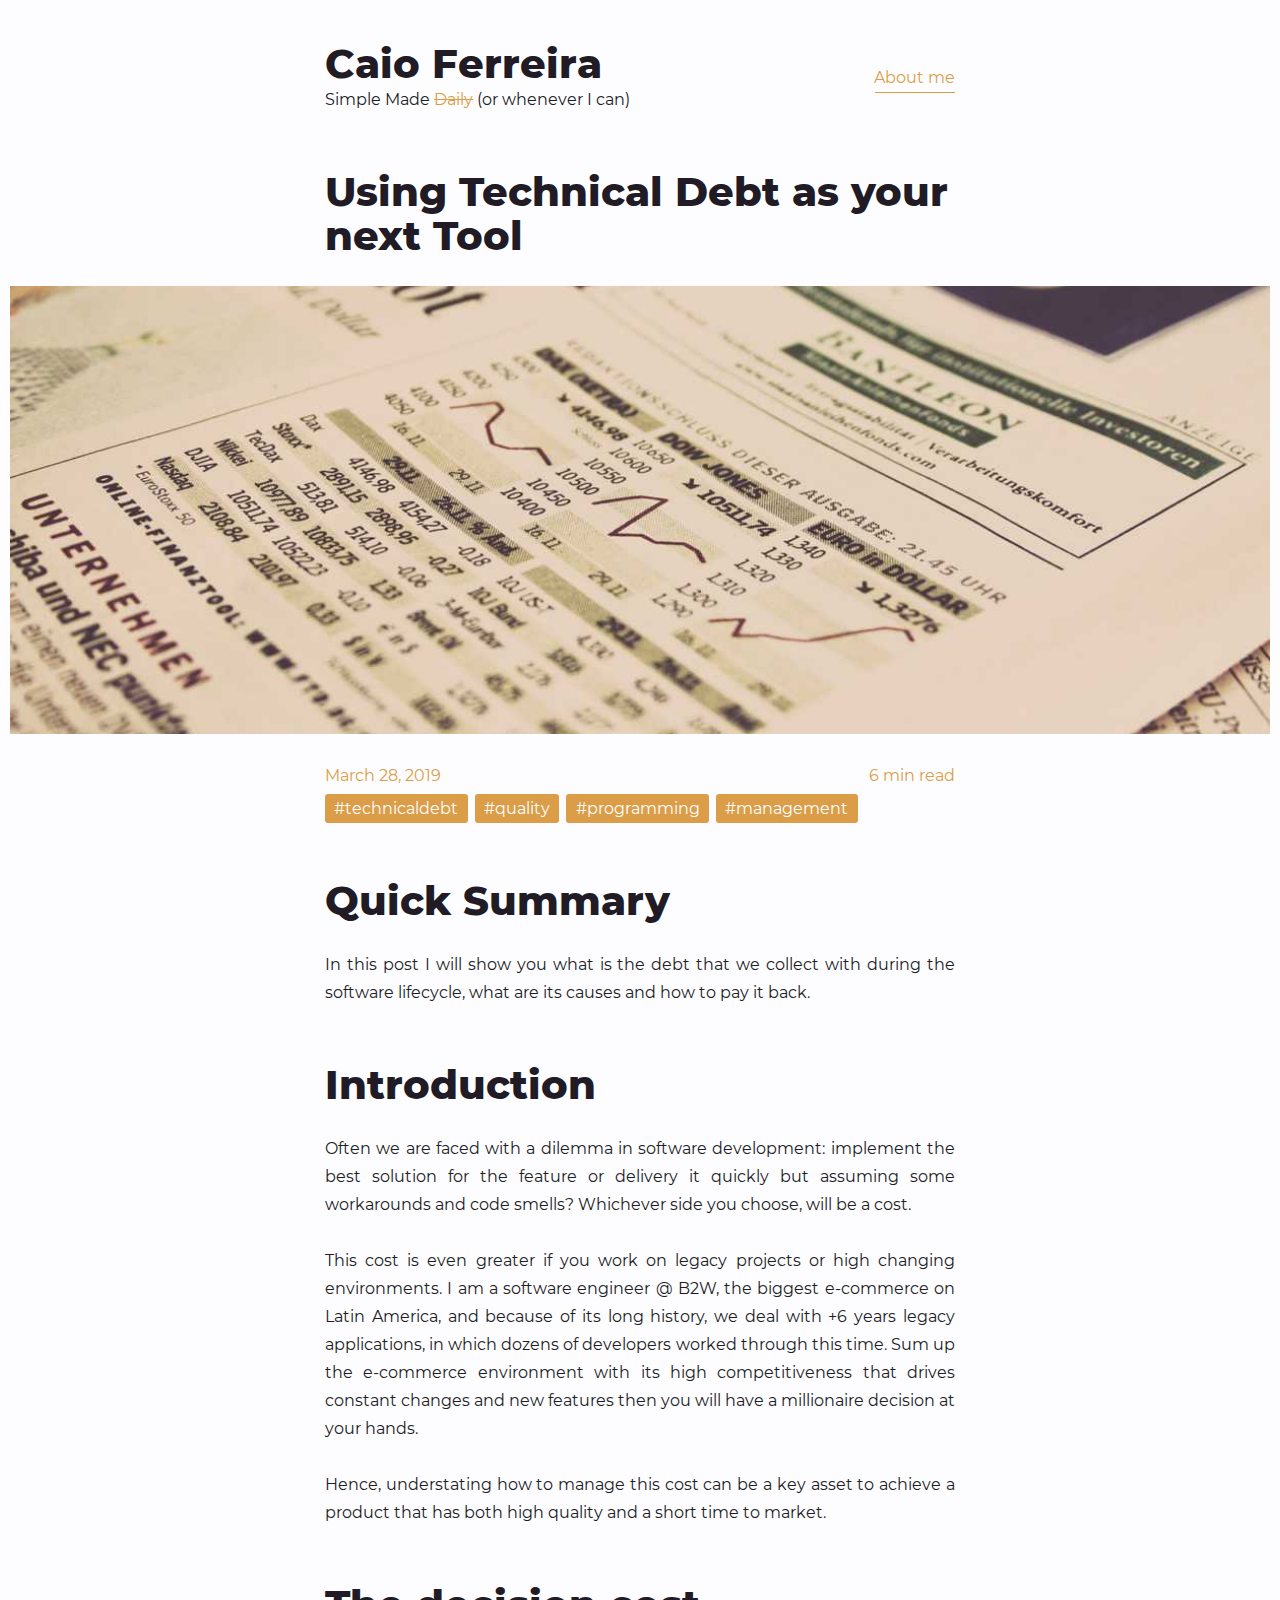
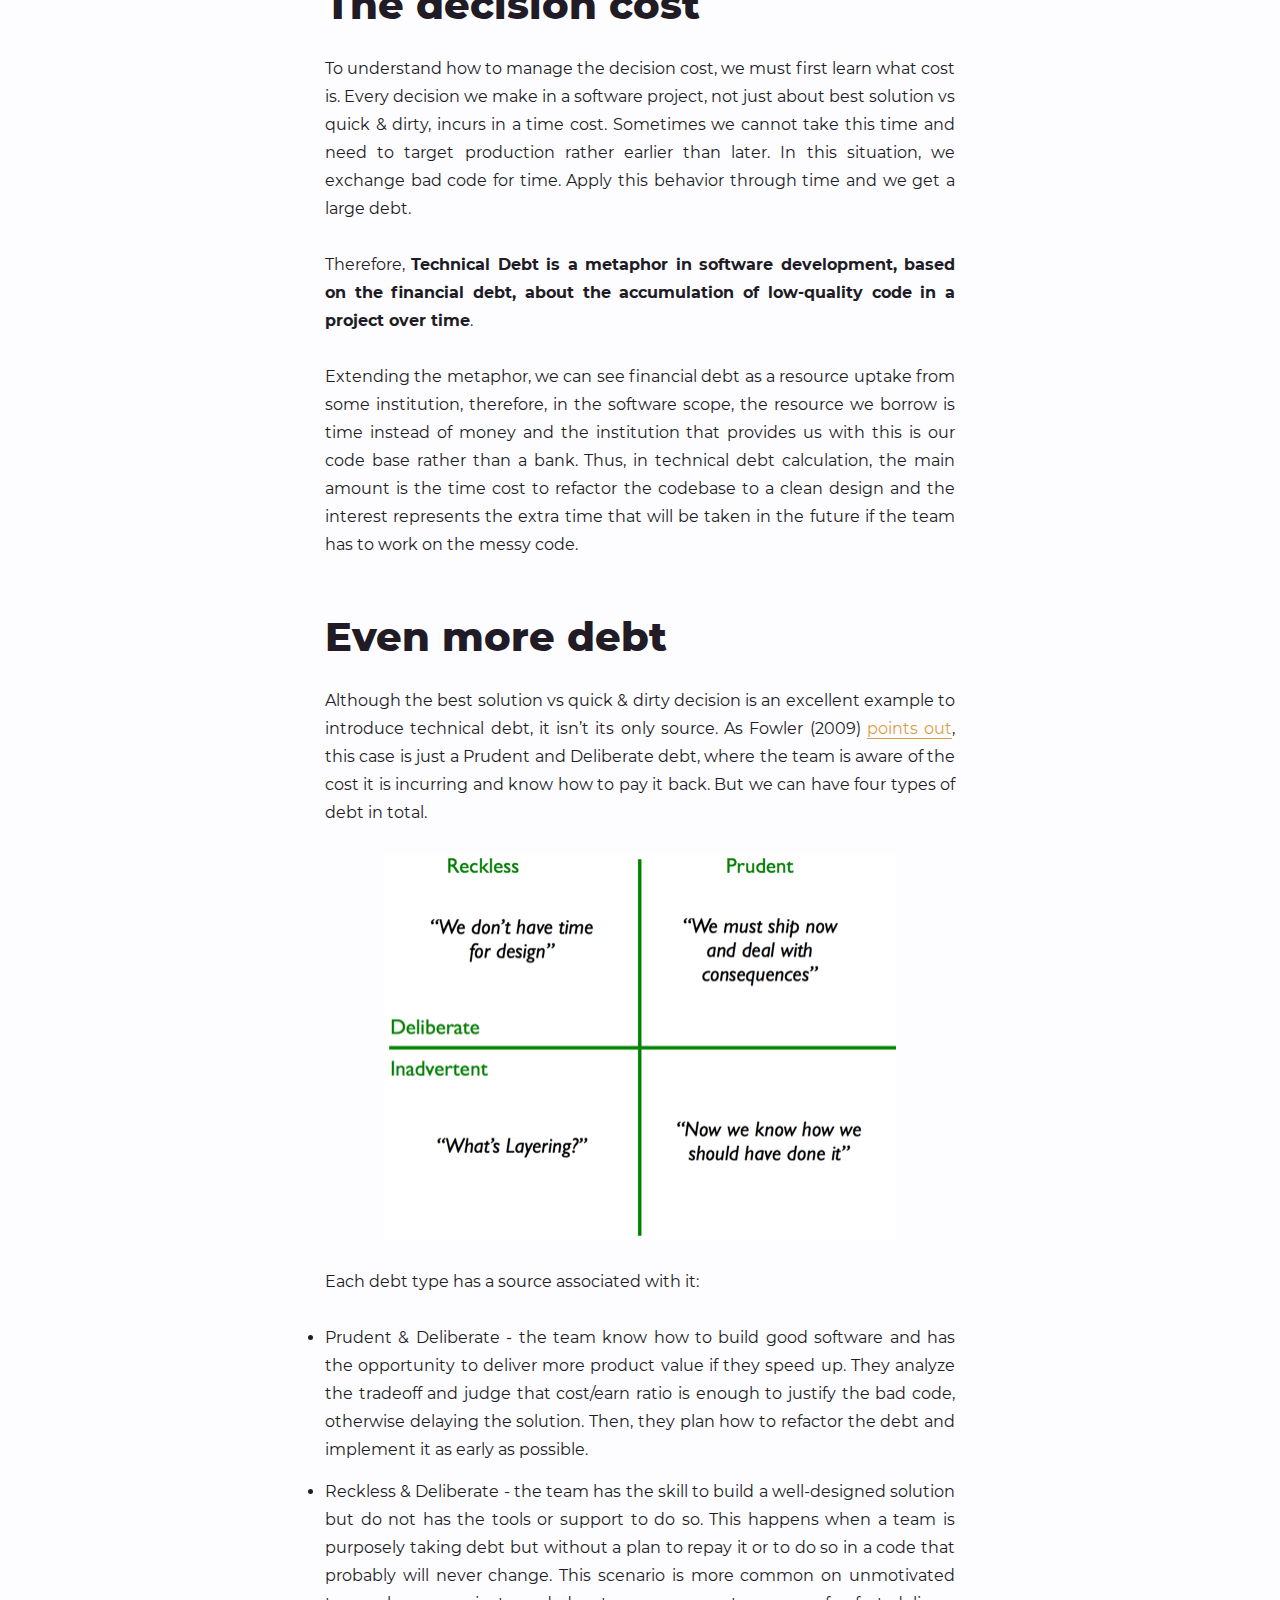
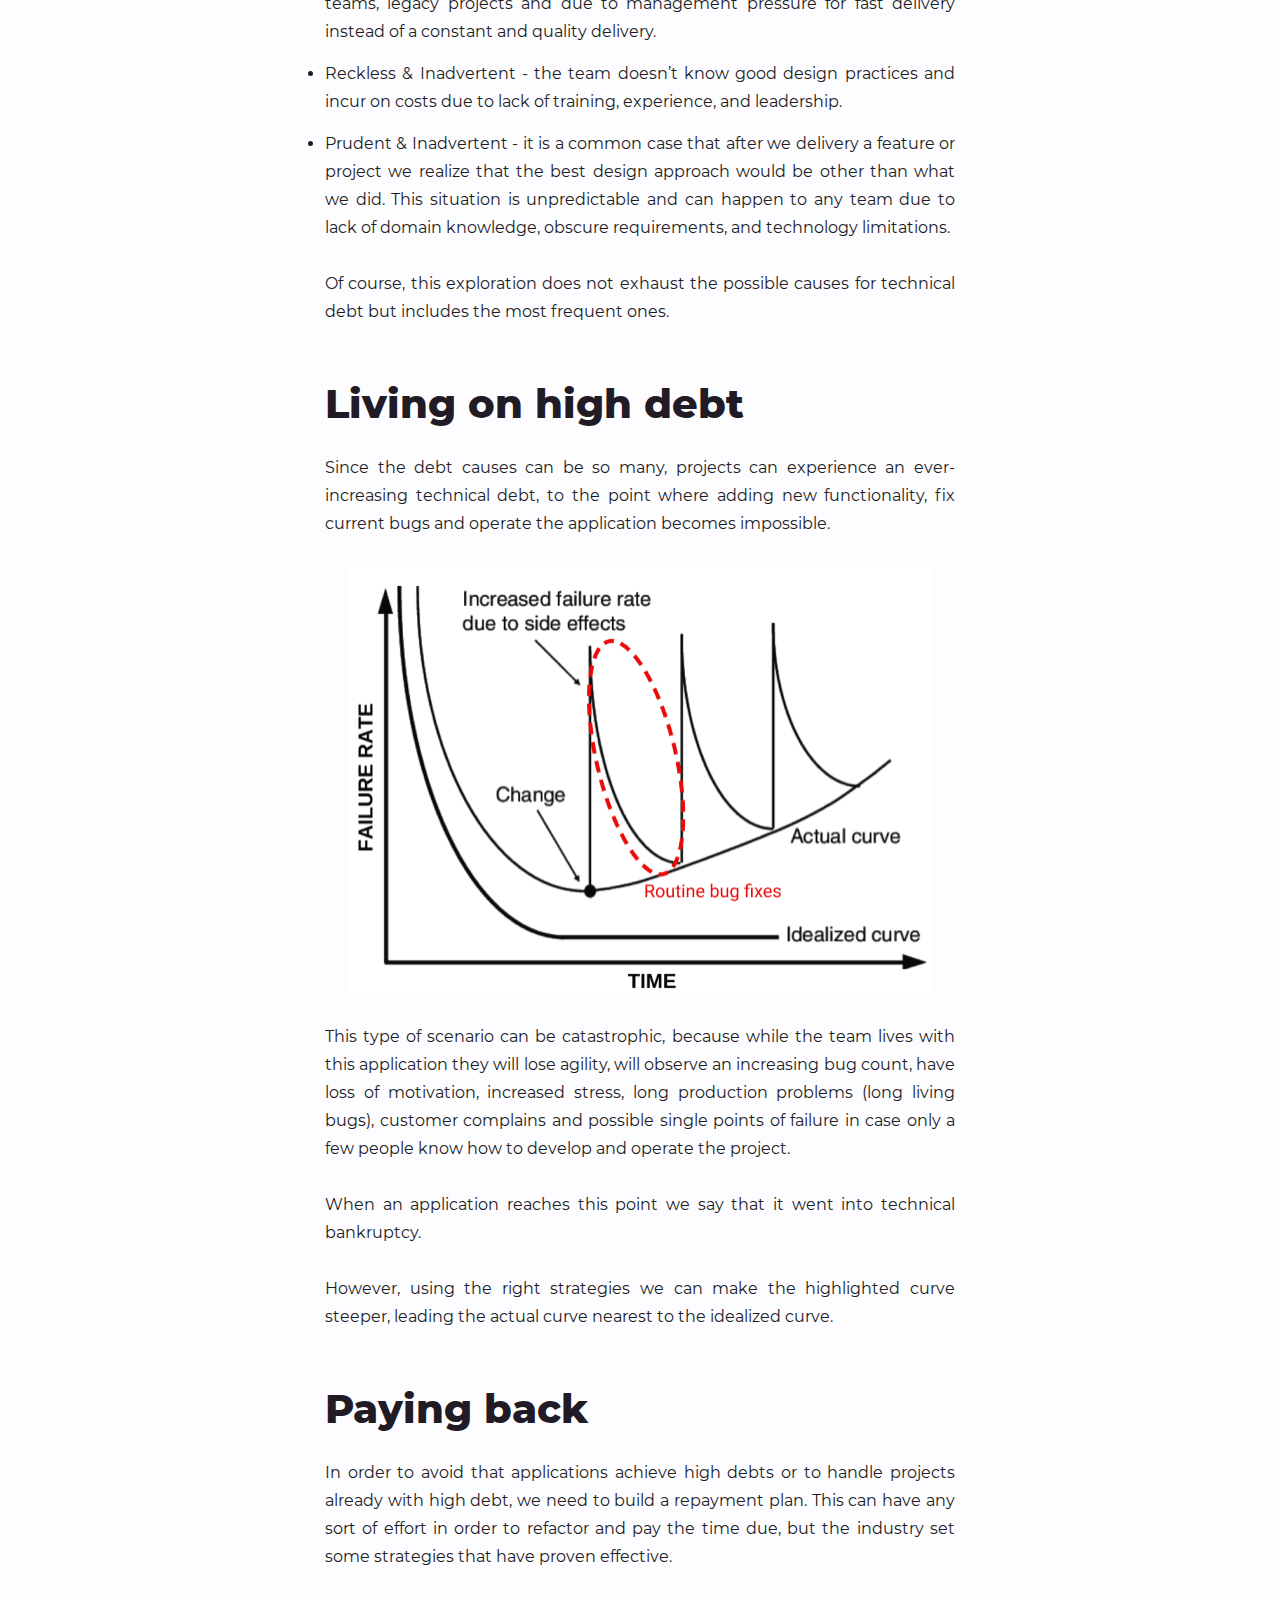
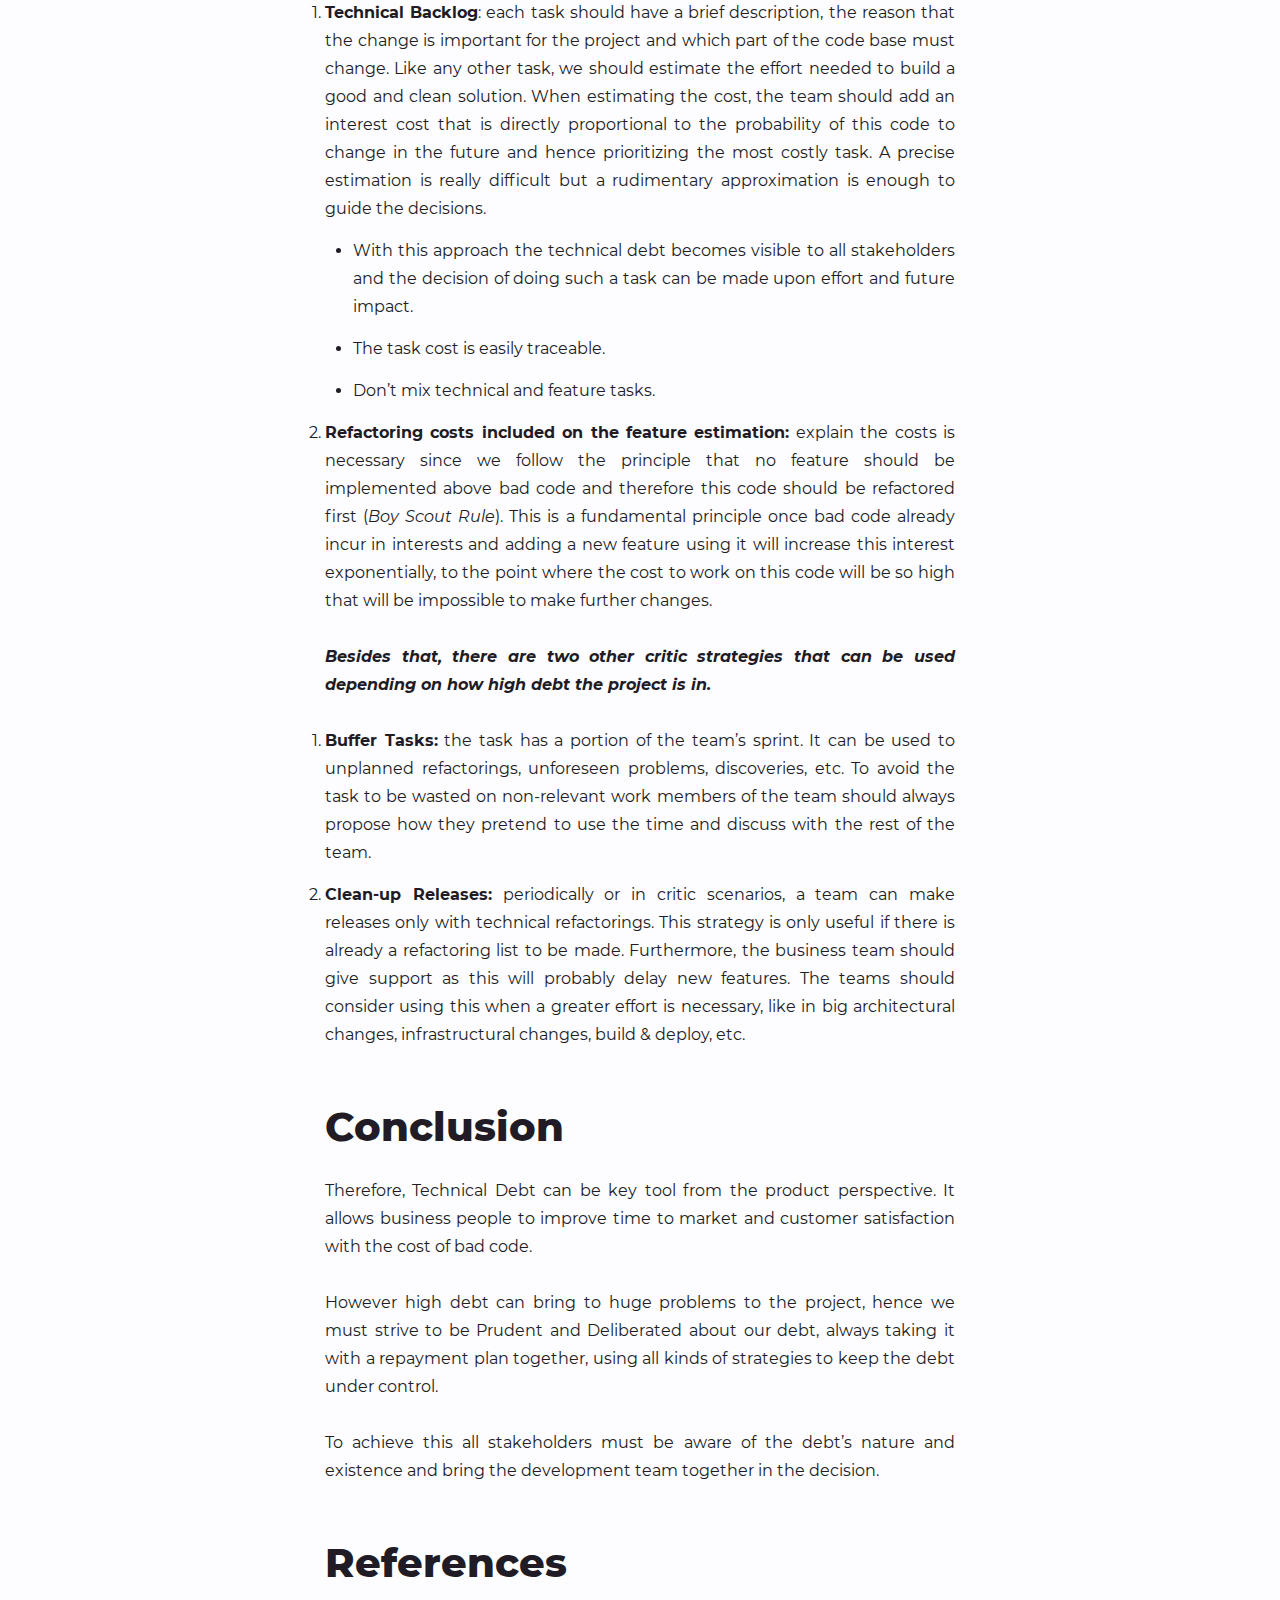
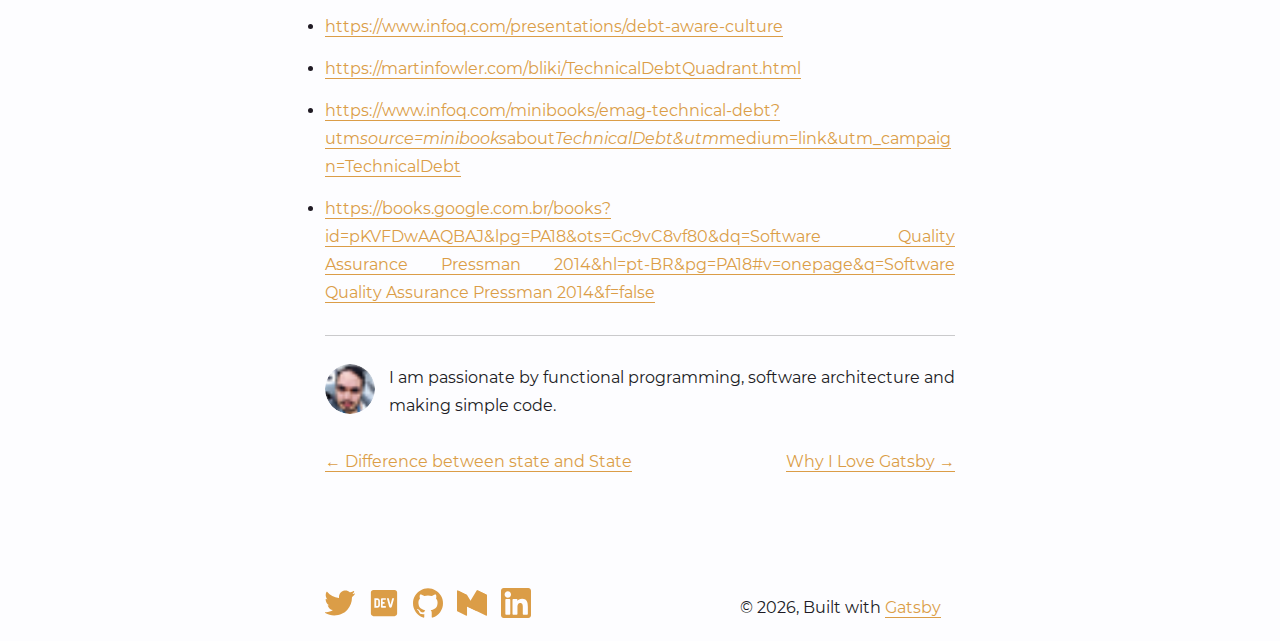
<file: post/using-technical-debt-as-your-next-tool/index.html>
<!DOCTYPE html><html lang="en"><head><meta charSet="utf-8"/><meta http-equiv="x-ua-compatible" content="ie=edge"/><meta name="viewport" content="width=device-width, initial-scale=1, shrink-to-fit=no"/><style id="typography.js">html{font-family:sans-serif;-ms-text-size-adjust:100%;-webkit-text-size-adjust:100%}body{margin:0}article,aside,details,figcaption,figure,footer,header,main,menu,nav,section,summary{display:block}audio,canvas,progress,video{display:inline-block}audio:not([controls]){display:none;height:0}progress{vertical-align:baseline}[hidden],template{display:none}a{background-color:transparent;-webkit-text-decoration-skip:objects}a:active,a:hover{outline-width:0}abbr[title]{border-bottom:none;text-decoration:underline;text-decoration:underline dotted}b,strong{font-weight:inherit;font-weight:bolder}dfn{font-style:italic}h1{font-size:2em;margin:.67em 0}mark{background-color:#ff0;color:#000}small{font-size:80%}sub,sup{font-size:75%;line-height:0;position:relative;vertical-align:baseline}sub{bottom:-.25em}sup{top:-.5em}img{border-style:none}svg:not(:root){overflow:hidden}code,kbd,pre,samp{font-family:monospace,monospace;font-size:1em}figure{margin:1em 40px}hr{box-sizing:content-box;height:0;overflow:visible}button,input,optgroup,select,textarea{font:inherit;margin:0}optgroup{font-weight:700}button,input{overflow:visible}button,select{text-transform:none}[type=reset],[type=submit],button,html [type=button]{-webkit-appearance:button}[type=button]::-moz-focus-inner,[type=reset]::-moz-focus-inner,[type=submit]::-moz-focus-inner,button::-moz-focus-inner{border-style:none;padding:0}[type=button]:-moz-focusring,[type=reset]:-moz-focusring,[type=submit]:-moz-focusring,button:-moz-focusring{outline:1px dotted ButtonText}fieldset{border:1px solid silver;margin:0 2px;padding:.35em .625em .75em}legend{box-sizing:border-box;color:inherit;display:table;max-width:100%;padding:0;white-space:normal}textarea{overflow:auto}[type=checkbox],[type=radio]{box-sizing:border-box;padding:0}[type=number]::-webkit-inner-spin-button,[type=number]::-webkit-outer-spin-button{height:auto}[type=search]{-webkit-appearance:textfield;outline-offset:-2px}[type=search]::-webkit-search-cancel-button,[type=search]::-webkit-search-decoration{-webkit-appearance:none}::-webkit-input-placeholder{color:inherit;opacity:.54}::-webkit-file-upload-button{-webkit-appearance:button;font:inherit}html{font:100%/1.75 'Merriweather','Georgia',serif;box-sizing:border-box;overflow-y:scroll;}*{box-sizing:inherit;}*:before{box-sizing:inherit;}*:after{box-sizing:inherit;}body{color:hsla(0,0%,0%,0.9);font-family:'Merriweather','Georgia',serif;font-weight:400;word-wrap:break-word;font-kerning:normal;-moz-font-feature-settings:"kern", "liga", "clig", "calt";-ms-font-feature-settings:"kern", "liga", "clig", "calt";-webkit-font-feature-settings:"kern", "liga", "clig", "calt";font-feature-settings:"kern", "liga", "clig", "calt";}img{max-width:100%;margin-left:0;margin-right:0;margin-top:0;padding-bottom:0;padding-left:0;padding-right:0;padding-top:0;margin-bottom:1.75rem;}h1{margin-left:0;margin-right:0;margin-top:0;padding-bottom:0;padding-left:0;padding-right:0;padding-top:0;margin-bottom:1.75rem;color:inherit;font-family:Montserrat,sans-serif;font-weight:900;text-rendering:optimizeLegibility;font-size:2.5rem;line-height:1.1;}h2{margin-left:0;margin-right:0;margin-top:0;padding-bottom:0;padding-left:0;padding-right:0;padding-top:0;margin-bottom:1.75rem;color:inherit;font-family:'Merriweather','Georgia',serif;font-weight:900;text-rendering:optimizeLegibility;font-size:1.73286rem;line-height:1.1;}h3{margin-left:0;margin-right:0;margin-top:0;padding-bottom:0;padding-left:0;padding-right:0;padding-top:0;margin-bottom:1.75rem;color:inherit;font-family:'Merriweather','Georgia',serif;font-weight:900;text-rendering:optimizeLegibility;font-size:1.4427rem;line-height:1.1;}h4{margin-left:0;margin-right:0;margin-top:0;padding-bottom:0;padding-left:0;padding-right:0;padding-top:0;margin-bottom:1.75rem;color:inherit;font-family:'Merriweather','Georgia',serif;font-weight:900;text-rendering:optimizeLegibility;font-size:1rem;line-height:1.1;letter-spacing:0.140625em;text-transform:uppercase;}h5{margin-left:0;margin-right:0;margin-top:0;padding-bottom:0;padding-left:0;padding-right:0;padding-top:0;margin-bottom:1.75rem;color:inherit;font-family:'Merriweather','Georgia',serif;font-weight:900;text-rendering:optimizeLegibility;font-size:0.83255rem;line-height:1.1;}h6{margin-left:0;margin-right:0;margin-top:0;padding-bottom:0;padding-left:0;padding-right:0;padding-top:0;margin-bottom:1.75rem;color:inherit;font-family:'Merriweather','Georgia',serif;font-weight:900;text-rendering:optimizeLegibility;font-size:0.75966rem;line-height:1.1;font-style:italic;}hgroup{margin-left:0;margin-right:0;margin-top:0;padding-bottom:0;padding-left:0;padding-right:0;padding-top:0;margin-bottom:1.75rem;}ul{margin-left:1.75rem;margin-right:0;margin-top:0;padding-bottom:0;padding-left:0;padding-right:0;padding-top:0;margin-bottom:1.75rem;list-style-position:outside;list-style-image:none;list-style:disc;}ol{margin-left:1.75rem;margin-right:0;margin-top:0;padding-bottom:0;padding-left:0;padding-right:0;padding-top:0;margin-bottom:1.75rem;list-style-position:outside;list-style-image:none;}dl{margin-left:0;margin-right:0;margin-top:0;padding-bottom:0;padding-left:0;padding-right:0;padding-top:0;margin-bottom:1.75rem;}dd{margin-left:0;margin-right:0;margin-top:0;padding-bottom:0;padding-left:0;padding-right:0;padding-top:0;margin-bottom:1.75rem;}p{margin-left:0;margin-right:0;margin-top:0;padding-bottom:0;padding-left:0;padding-right:0;padding-top:0;margin-bottom:1.75rem;}figure{margin-left:0;margin-right:0;margin-top:0;padding-bottom:0;padding-left:0;padding-right:0;padding-top:0;margin-bottom:1.75rem;}pre{margin-left:0;margin-right:0;margin-top:0;padding-bottom:0;padding-left:0;padding-right:0;padding-top:0;margin-bottom:1.75rem;font-size:0.85rem;line-height:1.75rem;}table{margin-left:0;margin-right:0;margin-top:0;padding-bottom:0;padding-left:0;padding-right:0;padding-top:0;margin-bottom:1.75rem;font-size:1rem;line-height:1.75rem;border-collapse:collapse;width:100%;}fieldset{margin-left:0;margin-right:0;margin-top:0;padding-bottom:0;padding-left:0;padding-right:0;padding-top:0;margin-bottom:1.75rem;}blockquote{margin-left:-1.75rem;margin-right:1.75rem;margin-top:0;padding-bottom:0;padding-left:1.42188rem;padding-right:0;padding-top:0;margin-bottom:1.75rem;font-size:1.20112rem;line-height:1.75rem;color:hsla(0,0%,0%,0.59);font-style:italic;border-left:0.32813rem solid hsla(0,0%,0%,0.9);}form{margin-left:0;margin-right:0;margin-top:0;padding-bottom:0;padding-left:0;padding-right:0;padding-top:0;margin-bottom:1.75rem;}noscript{margin-left:0;margin-right:0;margin-top:0;padding-bottom:0;padding-left:0;padding-right:0;padding-top:0;margin-bottom:1.75rem;}iframe{margin-left:0;margin-right:0;margin-top:0;padding-bottom:0;padding-left:0;padding-right:0;padding-top:0;margin-bottom:1.75rem;}hr{margin-left:0;margin-right:0;margin-top:0;padding-bottom:0;padding-left:0;padding-right:0;padding-top:0;margin-bottom:calc(1.75rem - 1px);background:hsla(0,0%,0%,0.2);border:none;height:1px;}address{margin-left:0;margin-right:0;margin-top:0;padding-bottom:0;padding-left:0;padding-right:0;padding-top:0;margin-bottom:1.75rem;}b{font-weight:700;}strong{font-weight:700;}dt{font-weight:700;}th{font-weight:700;}li{margin-bottom:calc(1.75rem / 2);}ol li{padding-left:0;}ul li{padding-left:0;}li > ol{margin-left:1.75rem;margin-bottom:calc(1.75rem / 2);margin-top:calc(1.75rem / 2);}li > ul{margin-left:1.75rem;margin-bottom:calc(1.75rem / 2);margin-top:calc(1.75rem / 2);}blockquote *:last-child{margin-bottom:0;}li *:last-child{margin-bottom:0;}p *:last-child{margin-bottom:0;}li > p{margin-bottom:calc(1.75rem / 2);}code{font-size:0.85rem;line-height:1.75rem;}kbd{font-size:0.85rem;line-height:1.75rem;}samp{font-size:0.85rem;line-height:1.75rem;}abbr{border-bottom:1px dotted hsla(0,0%,0%,0.5);cursor:help;}acronym{border-bottom:1px dotted hsla(0,0%,0%,0.5);cursor:help;}abbr[title]{border-bottom:1px dotted hsla(0,0%,0%,0.5);cursor:help;text-decoration:none;}thead{text-align:left;}td,th{text-align:left;border-bottom:1px solid hsla(0,0%,0%,0.12);font-feature-settings:"tnum";-moz-font-feature-settings:"tnum";-ms-font-feature-settings:"tnum";-webkit-font-feature-settings:"tnum";padding-left:1.16667rem;padding-right:1.16667rem;padding-top:0.875rem;padding-bottom:calc(0.875rem - 1px);}th:first-child,td:first-child{padding-left:0;}th:last-child,td:last-child{padding-right:0;}blockquote > :last-child{margin-bottom:0;}blockquote cite{font-size:1rem;line-height:1.75rem;color:hsla(0,0%,0%,0.9);font-weight:400;}blockquote cite:before{content:"— ";}ul,ol{margin-left:0;}@media only screen and (max-width:480px){ul,ol{margin-left:1.75rem;}blockquote{margin-left:-1.3125rem;margin-right:0;padding-left:0.98438rem;}}h1,h2,h3,h4,h5,h6{margin-top:3.5rem;}a{box-shadow:0 1px 0 0 currentColor;color:var(--secondary);text-decoration:none;}a:hover,a:active{box-shadow:none;}mark,ins{background:#007acc;color:white;padding:0.10938rem 0.21875rem;text-decoration:none;}a:hover{color:var(--hover);}h1, h2, h3, h4, h5, h6{font-family:inherit;font-weight:800;text-align:left;}a.gatsby-resp-image-link{box-shadow:none;}</style><style data-href="/styles.286ec0a773165cd5aeae.css" id="gatsby-global-css">@font-face{font-family:Montserrat;font-style:normal;font-display:swap;font-weight:100;src:local("Montserrat Thin "),local("Montserrat-Thin"),url(/static/montserrat-latin-100-191cc9f50f3b76b9617cb383f19acb7d.woff2) format("woff2"),url(/static/montserrat-latin-100-370318464551d5f25b0f0a78f374faac.woff) format("woff")}@font-face{font-family:Montserrat;font-style:italic;font-display:swap;font-weight:100;src:local("Montserrat Thin italic"),local("Montserrat-Thinitalic"),url(/static/montserrat-latin-100italic-bdeaeb79db315697bd173a55b097dc18.woff2) format("woff2"),url(/static/montserrat-latin-100italic-ecf7d49386e8f265878e735db34a7c4b.woff) format("woff")}@font-face{font-family:Montserrat;font-style:normal;font-display:swap;font-weight:200;src:local("Montserrat Extra Light "),local("Montserrat-Extra Light"),url(/static/montserrat-latin-200-85d5ef9db7f2dc6979172a4a3b2c57cb.woff2) format("woff2"),url(/static/montserrat-latin-200-1fc98e126a3d152549240e6244d7e669.woff) format("woff")}@font-face{font-family:Montserrat;font-style:italic;font-display:swap;font-weight:200;src:local("Montserrat Extra Light italic"),local("Montserrat-Extra Lightitalic"),url(/static/montserrat-latin-200italic-49095760a498d024fe1a85a078850df9.woff2) format("woff2"),url(/static/montserrat-latin-200italic-fe46cf8b9462c820457d3bf537e4057f.woff) format("woff")}@font-face{font-family:Montserrat;font-style:normal;font-display:swap;font-weight:300;src:local("Montserrat Light "),local("Montserrat-Light"),url(/static/montserrat-latin-300-7c3daf12b706645b5d3710f863a4da04.woff2) format("woff2"),url(/static/montserrat-latin-300-8dc95fab9cf98d02ca8d76e97d3dff60.woff) format("woff")}@font-face{font-family:Montserrat;font-style:italic;font-display:swap;font-weight:300;src:local("Montserrat Light italic"),local("Montserrat-Lightitalic"),url(/static/montserrat-latin-300italic-f20b178ca2024a5eac8e42e6649db86c.woff2) format("woff2"),url(/static/montserrat-latin-300italic-3fe16939288856e8e828fa2661bf2354.woff) format("woff")}@font-face{font-family:Montserrat;font-style:normal;font-display:swap;font-weight:400;src:local("Montserrat Regular "),local("Montserrat-Regular"),url(/static/montserrat-latin-400-bc3aa95dca08f5fee5291e34959c27bc.woff2) format("woff2"),url(/static/montserrat-latin-400-8102c4838f9e3d08dad644290a9cb701.woff) format("woff")}@font-face{font-family:Montserrat;font-style:italic;font-display:swap;font-weight:400;src:local("Montserrat Regular italic"),local("Montserrat-Regularitalic"),url(/static/montserrat-latin-400italic-5cad650422a7184467af5a4d17b264c4.woff2) format("woff2"),url(/static/montserrat-latin-400italic-d191f22af3bb50902b99ac577f81a322.woff) format("woff")}@font-face{font-family:Montserrat;font-style:normal;font-display:swap;font-weight:500;src:local("Montserrat Medium "),local("Montserrat-Medium"),url(/static/montserrat-latin-500-92d16e458625f4d2c8940f6bdca0ff09.woff2) format("woff2"),url(/static/montserrat-latin-500-8b763220218ffc11c57c84ddb80e7b26.woff) format("woff")}@font-face{font-family:Montserrat;font-style:italic;font-display:swap;font-weight:500;src:local("Montserrat Medium italic"),local("Montserrat-Mediumitalic"),url(/static/montserrat-latin-500italic-47bfcca6b69d6a9acca7a8bff17193e2.woff2) format("woff2"),url(/static/montserrat-latin-500italic-72c01f753c3940c0b9cb6bf2389caddf.woff) format("woff")}@font-face{font-family:Montserrat;font-style:normal;font-display:swap;font-weight:600;src:local("Montserrat SemiBold "),local("Montserrat-SemiBold"),url(/static/montserrat-latin-600-6fb1b5623e528e27c18658fecf5ee0ee.woff2) format("woff2"),url(/static/montserrat-latin-600-7c839d15a6f54e7025ba8c0c4b333e8f.woff) format("woff")}@font-face{font-family:Montserrat;font-style:italic;font-display:swap;font-weight:600;src:local("Montserrat SemiBold italic"),local("Montserrat-SemiBolditalic"),url(/static/montserrat-latin-600italic-60789af1c9338ed1a9546722ec54b4f7.woff2) format("woff2"),url(/static/montserrat-latin-600italic-f3d4de8d0afb19e777c79032ce828e3d.woff) format("woff")}@font-face{font-family:Montserrat;font-style:normal;font-display:swap;font-weight:700;src:local("Montserrat Bold "),local("Montserrat-Bold"),url(/static/montserrat-latin-700-39d93cf678c740f9f6b2b1cfde34bee3.woff2) format("woff2"),url(/static/montserrat-latin-700-80f10bd382f0df1cd650fec59f3c9394.woff) format("woff")}@font-face{font-family:Montserrat;font-style:italic;font-display:swap;font-weight:700;src:local("Montserrat Bold italic"),local("Montserrat-Bolditalic"),url(/static/montserrat-latin-700italic-ba136d97b14e82284dd595e257f11c47.woff2) format("woff2"),url(/static/montserrat-latin-700italic-8c98142b425630821139c24bd1698700.woff) format("woff")}@font-face{font-family:Montserrat;font-style:normal;font-display:swap;font-weight:800;src:local("Montserrat ExtraBold "),local("Montserrat-ExtraBold"),url(/static/montserrat-latin-800-b7018be9ed6cd94da8b6675b3a468c3b.woff2) format("woff2"),url(/static/montserrat-latin-800-9a9befcf50d64f9d2d19d8b1d1984add.woff) format("woff")}@font-face{font-family:Montserrat;font-style:italic;font-display:swap;font-weight:800;src:local("Montserrat ExtraBold italic"),local("Montserrat-ExtraBolditalic"),url(/static/montserrat-latin-800italic-540ffdd223d1a9ad3d4e678e1a23372e.woff2) format("woff2"),url(/static/montserrat-latin-800italic-897086f99f4e1f45e6b1e9368527d0bc.woff) format("woff")}@font-face{font-family:Montserrat;font-style:normal;font-display:swap;font-weight:900;src:local("Montserrat Black "),local("Montserrat-Black"),url(/static/montserrat-latin-900-58cd789700850375b834e8b6776002eb.woff2) format("woff2"),url(/static/montserrat-latin-900-26d42c9428780e545a540bbb50c84bce.woff) format("woff")}@font-face{font-family:Montserrat;font-style:italic;font-display:swap;font-weight:900;src:local("Montserrat Black italic"),local("Montserrat-Blackitalic"),url(/static/montserrat-latin-900italic-451157bc8861fe54f523b3669a3def71.woff2) format("woff2"),url(/static/montserrat-latin-900italic-a8ec4957e1c24f5793305763ad9845b3.woff) format("woff")}@font-face{font-family:Merriweather;font-style:normal;font-display:swap;font-weight:300;src:local("Merriweather Light "),local("Merriweather-Light"),url(/static/merriweather-latin-300-b1158cfcd4aacb9d8fb61625e37af46a.woff2) format("woff2"),url(/static/merriweather-latin-300-cc7de05e166e90320d7d896e0f72a19d.woff) format("woff")}@font-face{font-family:Merriweather;font-style:italic;font-display:swap;font-weight:300;src:local("Merriweather Light italic"),local("Merriweather-Lightitalic"),url(/static/merriweather-latin-300italic-8fe52a48089d6ebe46db0b8e7cc66263.woff2) format("woff2"),url(/static/merriweather-latin-300italic-e1331f5397c2a673f9d3765138debdb5.woff) format("woff")}@font-face{font-family:Merriweather;font-style:normal;font-display:swap;font-weight:400;src:local("Merriweather Regular "),local("Merriweather-Regular"),url(/static/merriweather-latin-400-8276fdb72ae8f4714d4e6eba704cc39f.woff2) format("woff2"),url(/static/merriweather-latin-400-69f09800f4f6479d06e44eba837df872.woff) format("woff")}@font-face{font-family:Merriweather;font-style:italic;font-display:swap;font-weight:400;src:local("Merriweather Regular italic"),local("Merriweather-Regularitalic"),url(/static/merriweather-latin-400italic-3a9be9ea9f7aa4af6de7307df21d9fc0.woff2) format("woff2"),url(/static/merriweather-latin-400italic-d76079ed7541a433a54f79316de086e9.woff) format("woff")}@font-face{font-family:Merriweather;font-style:normal;font-display:swap;font-weight:700;src:local("Merriweather Bold "),local("Merriweather-Bold"),url(/static/merriweather-latin-700-fa534be7ffa380e39a7f6e03bf9a5e03.woff2) format("woff2"),url(/static/merriweather-latin-700-ba56ea84b8084b7ff9677f50d3cd81bd.woff) format("woff")}@font-face{font-family:Merriweather;font-style:italic;font-display:swap;font-weight:700;src:local("Merriweather Bold italic"),local("Merriweather-Bolditalic"),url(/static/merriweather-latin-700italic-1ef5edaaa20ae53ea50399884c5e48c6.woff2) format("woff2"),url(/static/merriweather-latin-700italic-534bc9e7ce93c73d73426e46acd78092.woff) format("woff")}@font-face{font-family:Merriweather;font-style:normal;font-display:swap;font-weight:900;src:local("Merriweather Black "),local("Merriweather-Black"),url(/static/merriweather-latin-900-7528fb70e8a4a82c7305e72ff43ac25f.woff2) format("woff2"),url(/static/merriweather-latin-900-3799b6e2f5ed3fcccf9d7a708d7419fa.woff) format("woff")}@font-face{font-family:Merriweather;font-style:italic;font-display:swap;font-weight:900;src:local("Merriweather Black italic"),local("Merriweather-Blackitalic"),url(/static/merriweather-latin-900italic-e1b4d2aaa78e12ad84aaf8a56321e4c2.woff2) format("woff2"),url(/static/merriweather-latin-900italic-2ae22f731b3424e8dbb4b37f7ca6e708.woff) format("woff")}code[class*=language-],pre[class*=language-]{color:#f8f8f2;background:none;text-shadow:0 1px rgba(0,0,0,.3);font-family:Consolas,Monaco,Andale Mono,Ubuntu Mono,monospace;font-size:1em;text-align:left;white-space:pre;word-spacing:normal;word-break:normal;word-wrap:normal;line-height:1.5;-moz-tab-size:4;-o-tab-size:4;tab-size:4;-webkit-hyphens:none;-ms-hyphens:none;hyphens:none}pre[class*=language-]{padding:1em;margin:.5em 0;overflow:auto;border-radius:.3em}:not(pre)>code[class*=language-],pre[class*=language-]{background:#272822}:not(pre)>code[class*=language-]{padding:.1em;border-radius:.3em;white-space:normal}.token.cdata,.token.comment,.token.doctype,.token.prolog{color:#8292a2}.token.punctuation{color:#f8f8f2}.token.namespace{opacity:.7}.token.constant,.token.deleted,.token.property,.token.symbol,.token.tag{color:#f92672}.token.boolean,.token.number{color:#ae81ff}.token.attr-name,.token.builtin,.token.char,.token.inserted,.token.selector,.token.string{color:#a6e22e}.language-css .token.string,.style .token.string,.token.entity,.token.operator,.token.url,.token.variable{color:#f8f8f2}.token.atrule,.token.attr-value,.token.class-name,.token.function{color:#e6db74}.token.keyword{color:#66d9ef}.token.important,.token.regex{color:#fd971f}.token.bold,.token.important{font-weight:700}.token.italic{font-style:italic}.token.entity{cursor:help}.gatsby-highlight{background:#272822;margin-bottom:1.75rem;margin-left:-1.3125rem;margin-right:-1.3125rem;border-radius:10px;overflow:auto;-webkit-overflow-scrolling:touch}.gatsby-highlight>pre[class*=language-]{overflow:auto;padding:1.3125rem}@font-face{font-display:swap;font-family:Montserrat;font-weight:400;font-style:normal;src:url(/static/Montserrat-400-bc3aa95dca08f5fee5291e34959c27bc.woff2) format("woff2") font-weight-normal,url(/static/Montserrat-400-8102c4838f9e3d08dad644290a9cb701.woff) format("woff") font-weight-normal,url(/static/Montserrat-400-6a9e85ac9247f5848db957b873c62e0c.ttf) format("truetype") font-weight-normal,url(/static/Montserrat-700-39d93cf678c740f9f6b2b1cfde34bee3.woff2) format("woff2") font-weight-bold,url(/static/Montserrat-700-80f10bd382f0df1cd650fec59f3c9394.woff) format("woff") font-weight-bold,url(/static/Montserrat-700-7432889d57c68a13a4984a756d923a07.ttf) format("truetype") font-weight-bold}:root{--bg:#fdfdff;--primary:#201b24;--secondary:#db9d47;--hover:#ff784f}body{font-family:Montserrat,"sans-serif"}@media (max-width:768px){footer{flex-direction:column}}footer{display:flex;justify-content:space-between;align-items:center}</style><meta name="generator" content="Gatsby 2.32.6"/><link rel="preconnect" href="https://www.google-analytics.com"/><link rel="dns-prefetch" href="https://www.google-analytics.com"/><link rel="icon" href="/favicon-32x32.png?v=62dcc2ca9c3cd2d1abc7505583298b71" type="image/png"/><link rel="icon" href="/favicon.svg?v=62dcc2ca9c3cd2d1abc7505583298b71" type="image/svg+xml"/><link rel="manifest" href="/manifest.webmanifest" crossorigin="anonymous"/><meta name="theme-color" content="#db9d47"/><link rel="apple-touch-icon" sizes="48x48" href="/icons/icon-48x48.png?v=62dcc2ca9c3cd2d1abc7505583298b71"/><link rel="apple-touch-icon" sizes="72x72" href="/icons/icon-72x72.png?v=62dcc2ca9c3cd2d1abc7505583298b71"/><link rel="apple-touch-icon" sizes="96x96" href="/icons/icon-96x96.png?v=62dcc2ca9c3cd2d1abc7505583298b71"/><link rel="apple-touch-icon" sizes="144x144" href="/icons/icon-144x144.png?v=62dcc2ca9c3cd2d1abc7505583298b71"/><link rel="apple-touch-icon" sizes="192x192" href="/icons/icon-192x192.png?v=62dcc2ca9c3cd2d1abc7505583298b71"/><link rel="apple-touch-icon" sizes="256x256" href="/icons/icon-256x256.png?v=62dcc2ca9c3cd2d1abc7505583298b71"/><link rel="apple-touch-icon" sizes="384x384" href="/icons/icon-384x384.png?v=62dcc2ca9c3cd2d1abc7505583298b71"/><link rel="apple-touch-icon" sizes="512x512" href="/icons/icon-512x512.png?v=62dcc2ca9c3cd2d1abc7505583298b71"/><link rel="alternate" type="application/rss+xml" href="/rss.xml"/><title data-react-helmet="true">Using Technical Debt as your next Tool | Caio Ferreira</title><meta data-react-helmet="true" name="description" content="Some thoughts on how to identify and handle your project Technical Debt and use it in your favor."/><meta data-react-helmet="true" property="og:title" content="Using Technical Debt as your next Tool"/><meta data-react-helmet="true" property="og:description" content="Some thoughts on how to identify and handle your project Technical Debt and use it in your favor."/><meta data-react-helmet="true" property="og:type" content="website"/><meta data-react-helmet="true" name="twitter:card" content="summary"/><meta data-react-helmet="true" name="twitter:creator" content="Caio Ferreira"/><meta data-react-helmet="true" name="twitter:title" content="Using Technical Debt as your next Tool"/><meta data-react-helmet="true" name="twitter:description" content="Some thoughts on how to identify and handle your project Technical Debt and use it in your favor."/><meta data-react-helmet="true" name="keywords" content="blog, Caio Ferreira, javascript, functional programming, software architecture, technicaldebt, quality, programming, management"/><style data-styled="hqzbql cINqao hiNdfp ePSoKC jGZUap kAEYIC dPmpCt bkeYwJ eIVkIG kOnNXb asniO dmlkuU buTKlK gISPTW drtymd cpTAoe fAtOsn hvxpIW eKdCzo kvEPVl dBWMCn lkPJmt eeFVyv QhiQR" data-styled-version="4.4.1">
/* sc-component-id: Headercomponent__Text-sc-10b1m6s-0 */
.dPmpCt{margin-bottom:0;}
/* sc-component-id: Headercomponent__Header-sc-10b1m6s-1 */
.hiNdfp{display:-webkit-box;display:-webkit-flex;display:-ms-flexbox;display:flex;-webkit-box-pack:justify;-webkit-justify-content:space-between;-ms-flex-pack:justify;justify-content:space-between;-webkit-align-items:center;-webkit-box-align:center;-ms-flex-align:center;align-items:center;} @media (max-width:768px){.hiNdfp{-webkit-flex-direction:column;-ms-flex-direction:column;flex-direction:column;}}
/* sc-component-id: Headercomponent__HeaderTitleWrapper-sc-10b1m6s-2 */
@media (max-width:768px){.ePSoKC{margin-bottom:10px;}}
/* sc-component-id: Headercomponent__HeaderTitle-sc-10b1m6s-3 */
.jGZUap{margin-bottom:0;margin-top:0;}
/* sc-component-id: Headercomponent__HeaderTitleLink-sc-10b1m6s-4 */
.kAEYIC{box-shadow:none;-webkit-text-decoration:none;text-decoration:none;color:inherit;} .kAEYIC:hover{color:inherit;}
/* sc-component-id: Headercomponent__SubtitleDetail-sc-10b1m6s-5 */
.bkeYwJ{color:var(--secondary);-webkit-text-decoration:line-through;text-decoration:line-through;} .bkeYwJ:hover{-webkit-text-decoration:none;text-decoration:none;color:var(--hover);}
/* sc-component-id: Headercomponent__NavigationLink-sc-10b1m6s-6 */
.eIVkIG{box-shadow:0 1.4px 0.4px -0.5px var(--secondary);}
/* sc-component-id: Footercomponent__OutgoingLink-sc-364ywr-0 */
.lkPJmt{box-shadow:none;color:var(--secondary);margin-right:0.875rem;fill:var(--secondary);} .lkPJmt:hover{fill:var(--hover);}.eeFVyv{box-shadow:0 1px 0 0 var(--secondary);color:var(--secondary);margin-right:0.875rem;fill:var(--secondary);} .eeFVyv:hover{fill:var(--hover);}
/* sc-component-id: Footercomponent__FooterWrapper-sc-364ywr-1 */
.kvEPVl{-webkit-align-items:center;-webkit-box-align:center;-ms-flex-align:center;align-items:center;margin-top:4.375rem;}
/* sc-component-id: Footercomponent__FooterMessage-sc-364ywr-3 */
.QhiQR{margin-bottom:0;}
/* sc-component-id: Layoutcomponent__Background-ao6rp0-0 */
.hqzbql{background:var(--bg);height:100%;}
/* sc-component-id: Layoutcomponent__Container-ao6rp0-1 */
.cINqao{display:-webkit-box;display:-webkit-flex;display:-ms-flexbox;display:flex;-webkit-box-pack:justify;-webkit-justify-content:space-between;-ms-flex-pack:justify;justify-content:space-between;-webkit-flex-direction:column;-ms-flex-direction:column;flex-direction:column;margin-left:auto;margin-right:auto;max-width:42rem;min-height:100vh;color:var(--primary);padding:2.625rem 1.3125rem 0.875rem 1.3125rem;}
/* sc-component-id: Biocomponent__BioWrapper-sc-1p81r7j-0 */
.fAtOsn{display:-webkit-box;display:-webkit-flex;display:-ms-flexbox;display:flex;margin-top:1.75rem;}
/* sc-component-id: Biocomponent__Avatar-sc-1p81r7j-1 */
.hvxpIW{margin-right:0.875rem;margin-bottom:0;min-width:50px;border-radius:100%;}
/* sc-component-id: blog-post__CoverImage-gi2dsk-0 */
.kOnNXb{margin-left:-50%;margin-right:-50%;margin-bottom:1.75rem;max-height:28rem;} @media (max-width:768px){.kOnNXb{margin-left:-5%;margin-right:-5%;}}
/* sc-component-id: blog-post__Metadata-gi2dsk-1 */
.asniO{color:var(--secondary);margin-bottom:1.75rem;}
/* sc-component-id: blog-post__PostDateAndTime-gi2dsk-2 */
.dmlkuU{display:-webkit-box;display:-webkit-flex;display:-ms-flexbox;display:flex;-webkit-box-pack:justify;-webkit-justify-content:space-between;-ms-flex-pack:justify;justify-content:space-between;margin-bottom:4px;}
/* sc-component-id: blog-post__TagListWrapper-gi2dsk-3 */
.buTKlK{display:-webkit-box;display:-webkit-flex;display:-ms-flexbox;display:flex;} @media (max-width:768px){.buTKlK{-webkit-flex-wrap:wrap;-ms-flex-wrap:wrap;flex-wrap:wrap;}}
/* sc-component-id: blog-post__Tag-gi2dsk-4 */
.gISPTW{margin-bottom:0;margin-right:0.4375rem;padding:0.035rem 0.58333rem;border-radius:3px;background:var(--secondary);color:var(--bg);} @media (max-width:768px){.gISPTW{margin-bottom:5px;-webkit-flex-wrap:wrap;-ms-flex-wrap:wrap;flex-wrap:wrap;}.gISPTW:last-child{margin-bottom:5px;}}
/* sc-component-id: blog-post__Content-gi2dsk-5 */
.drtymd{text-align:justify;}
/* sc-component-id: blog-post__Divider-gi2dsk-6 */
.cpTAoe{margin-bottom:1.75rem;}
/* sc-component-id: blog-post__Navigation-gi2dsk-7 */
.eKdCzo{display:-webkit-box;display:-webkit-flex;display:-ms-flexbox;display:flex;-webkit-flex-wrap:wrap;-ms-flex-wrap:wrap;flex-wrap:wrap;-webkit-box-pack:justify;-webkit-justify-content:space-between;-ms-flex-pack:justify;justify-content:space-between;list-style:none;padding:0;}</style><link as="script" rel="preload" href="/webpack-runtime-8bf09dc14d26660d4941.js"/><link as="script" rel="preload" href="/framework-6c3ead24af170cdcb87c.js"/><link as="script" rel="preload" href="/app-5add9b32f93cdcc661e3.js"/><link as="script" rel="preload" href="/styles-407fe62976dc5310c43e.js"/><link as="script" rel="preload" href="/133dca110fad53aa1997b630637bbac3134a2d14-19c09b613e5baa98dedd.js"/><link as="script" rel="preload" href="/93241701166c3169d92c9fdd395837837cace836-21be44829f86d4becf19.js"/><link as="script" rel="preload" href="/component---src-templates-blog-post-js-48fe6b50030107f110f1.js"/><link as="fetch" rel="preload" href="/page-data/post/using-technical-debt-as-your-next-tool/page-data.json" crossorigin="anonymous"/><link as="fetch" rel="preload" href="/page-data/sq/d/143701507.json" crossorigin="anonymous"/><link as="fetch" rel="preload" href="/page-data/sq/d/3694326227.json" crossorigin="anonymous"/><link as="fetch" rel="preload" href="/page-data/sq/d/88017042.json" crossorigin="anonymous"/><link as="fetch" rel="preload" href="/page-data/app-data.json" crossorigin="anonymous"/></head><body><div id="___gatsby"><div style="outline:none" tabindex="-1" id="gatsby-focus-wrapper"><div class="Layoutcomponent__Background-ao6rp0-0 hqzbql"><div class="Layoutcomponent__Container-ao6rp0-1 cINqao"><header class="Headercomponent__Header-sc-10b1m6s-1 hiNdfp"><span class="Headercomponent__HeaderTitleWrapper-sc-10b1m6s-2 ePSoKC"><h1 class="Headercomponent__HeaderTitle-sc-10b1m6s-3 jGZUap"><a class="Headercomponent__HeaderTitleLink-sc-10b1m6s-4 kAEYIC" href="/">Caio Ferreira</a></h1><p class="Headercomponent__Text-sc-10b1m6s-0 dPmpCt">Simple Made <span class="Headercomponent__SubtitleDetail-sc-10b1m6s-5 bkeYwJ">Daily</span> (or whenever I can)</p></span><a class="Headercomponent__NavigationLink-sc-10b1m6s-6 eIVkIG" href="/about"><p class="Headercomponent__Text-sc-10b1m6s-0 dPmpCt">About me</p></a></header><main><h1>Using Technical Debt as your next Tool</h1><div class="blog-post__CoverImage-gi2dsk-0 kOnNXb gatsby-image-wrapper" style="position:relative;overflow:hidden"><div aria-hidden="true" style="width:100%;padding-bottom:66.7741935483871%"></div><noscript><picture><source srcset="/static/a42f9785cdb151e915dfe1fcc8c0bbe5/9ce40/cover.jpg 310w,
/static/a42f9785cdb151e915dfe1fcc8c0bbe5/339b7/cover.jpg 620w,
/static/a42f9785cdb151e915dfe1fcc8c0bbe5/49d90/cover.jpg 1240w,
/static/a42f9785cdb151e915dfe1fcc8c0bbe5/23f4e/cover.jpg 1860w,
/static/a42f9785cdb151e915dfe1fcc8c0bbe5/1fa92/cover.jpg 2480w,
/static/a42f9785cdb151e915dfe1fcc8c0bbe5/3d647/cover.jpg 3072w" sizes="(max-width: 1240px) 100vw, 1240px" /><img loading="lazy" sizes="(max-width: 1240px) 100vw, 1240px" srcset="/static/a42f9785cdb151e915dfe1fcc8c0bbe5/9ce40/cover.jpg 310w,
/static/a42f9785cdb151e915dfe1fcc8c0bbe5/339b7/cover.jpg 620w,
/static/a42f9785cdb151e915dfe1fcc8c0bbe5/49d90/cover.jpg 1240w,
/static/a42f9785cdb151e915dfe1fcc8c0bbe5/23f4e/cover.jpg 1860w,
/static/a42f9785cdb151e915dfe1fcc8c0bbe5/1fa92/cover.jpg 2480w,
/static/a42f9785cdb151e915dfe1fcc8c0bbe5/3d647/cover.jpg 3072w" src="/static/a42f9785cdb151e915dfe1fcc8c0bbe5/49d90/cover.jpg" alt="Post Cover Image" style="position:absolute;top:0;left:0;opacity:1;width:100%;height:100%;object-fit:cover;object-position:center"/></picture></noscript></div><p class="blog-post__Metadata-gi2dsk-1 asniO"><p class="blog-post__PostDateAndTime-gi2dsk-2 dmlkuU"><span>March 28, 2019</span><span>6<!-- --> min read</span></p><p class="blog-post__TagListWrapper-gi2dsk-3 buTKlK"><p class="blog-post__Tag-gi2dsk-4 gISPTW">#<!-- -->technicaldebt</p><p class="blog-post__Tag-gi2dsk-4 gISPTW">#<!-- -->quality</p><p class="blog-post__Tag-gi2dsk-4 gISPTW">#<!-- -->programming</p><p class="blog-post__Tag-gi2dsk-4 gISPTW">#<!-- -->management</p></p></p><section class="blog-post__Content-gi2dsk-5 drtymd"><h1>Quick Summary</h1>
<p>In this post I will show you what is the debt that we collect with during the software lifecycle, what are its causes and how to pay it back.</p>
<h1>Introduction</h1>
<p>Often we are faced with a dilemma in software development: implement the best solution for the feature or delivery it quickly but assuming some workarounds and code smells? Whichever side you choose, will be a cost.</p>
<p>This cost is even greater if you work on legacy projects or high changing environments. I am a software engineer @ B2W, the biggest e-commerce on Latin America, and because of its long history, we deal with +6 years legacy applications, in which dozens of developers worked through this time. Sum up the e-commerce environment with its high competitiveness that drives constant changes and new features then you will have a millionaire decision at your hands.</p>
<p>Hence, understating how to manage this cost can be a key asset to achieve a product that has both high quality and a short time to market.</p>
<h1>The decision cost</h1>
<p>To understand how to manage the decision cost, we must first learn what cost is. Every decision we make in a software project, not just about best solution vs quick &#x26; dirty, incurs in a time cost. Sometimes we cannot take this time and need to target production rather earlier than later. In this situation, we exchange bad code for time. Apply this behavior through time and we get a large debt.</p>
<p>Therefore, <strong>Technical Debt is a metaphor in software development, based on the financial debt, about the accumulation of low-quality code in a project over time</strong>.</p>
<p>Extending the metaphor, we can see financial debt as a resource uptake from some institution, therefore, in the software scope, the resource we borrow is time instead of money and the institution that provides us with this is our code base rather than a bank. Thus, in technical debt calculation, the main amount is the time cost to refactor the codebase to a clean design and the interest represents the extra time that will be taken in the future if the team has to work on the messy code.</p>
<h1>Even more debt</h1>
<p>Although the best solution vs quick &#x26; dirty decision is an excellent example to introduce technical debt, it isn’t its only source. As Fowler (2009) <a href="https://martinfowler.com/bliki/TechnicalDebtQuadrant.html" target="_blank" rel="nofollow noopener noreferrer">points out</a>, this case is just a Prudent and Deliberate debt, where the team is aware of the cost it is incurring and know how to pay it back. But we can have four types of debt in total.</p>
<p><span
      class="gatsby-resp-image-wrapper"
      style="position: relative; display: block; margin-left: auto; margin-right: auto; max-width: 512px; "
    >
      <a
    class="gatsby-resp-image-link"
    href="/static/9ee240f45ed039399819232419bb3088/01e7c/tech-debt-quadrant.png"
    style="display: block"
    target="_blank"
    rel="noopener"
  >
    <span
    class="gatsby-resp-image-background-image"
    style="padding-bottom: 75.18518518518519%; position: relative; bottom: 0; left: 0; background-image: url('[data-uri]'); background-size: cover; display: block;"
  ></span>
  <img
        class="gatsby-resp-image-image"
        alt="tech debt quadrant"
        title="tech debt quadrant"
        src="/static/9ee240f45ed039399819232419bb3088/01e7c/tech-debt-quadrant.png"
        srcset="/static/9ee240f45ed039399819232419bb3088/01bf6/tech-debt-quadrant.png 270w,
/static/9ee240f45ed039399819232419bb3088/01e7c/tech-debt-quadrant.png 512w"
        sizes="(max-width: 512px) 100vw, 512px"
        style="width:100%;height:100%;margin:0;vertical-align:middle;position:absolute;top:0;left:0;"
        loading="lazy"
      />
  </a>
    </span></p>
<p>Each debt type has a source associated with it:</p>
<ul>
<li>Prudent &#x26; Deliberate - the team know how to build good software and has the opportunity to deliver more product value if they speed up. They analyze the tradeoff and judge that cost/earn ratio is enough to justify the bad code, otherwise delaying the solution. Then, they plan how to refactor the debt and implement it as early as possible.</li>
<li>Reckless &#x26; Deliberate - the team has the skill to build a well-designed solution but do not has the tools or support to do so. This happens when a team is purposely taking debt but without a plan to repay it or to do so in a code that probably will never change. This scenario is more common on unmotivated teams, legacy projects and due to management pressure for fast delivery instead of a constant and quality delivery.</li>
<li>Reckless &#x26; Inadvertent - the team doesn’t know good design practices and incur on costs due to lack of training, experience, and leadership.</li>
<li>Prudent &#x26; Inadvertent - it is a common case that after we delivery a feature or project we realize that the best design approach would be other than what we did. This situation is unpredictable and can happen to any team due to lack of domain knowledge, obscure requirements, and technology limitations.</li>
</ul>
<p>Of course, this exploration does not exhaust the possible causes for technical debt but includes the most frequent ones.</p>
<h1>Living on high debt</h1>
<p>Since the debt causes can be so many, projects can experience an ever-increasing technical debt, to the point where adding new functionality, fix current bugs and operate the application becomes impossible.</p>
<p><span
      class="gatsby-resp-image-wrapper"
      style="position: relative; display: block; margin-left: auto; margin-right: auto; max-width: 585px; "
    >
      <a
    class="gatsby-resp-image-link"
    href="/static/fcde5138cf3d3d7251652a354ef29d4a/78a22/failure-rate.png"
    style="display: block"
    target="_blank"
    rel="noopener"
  >
    <span
    class="gatsby-resp-image-background-image"
    style="padding-bottom: 73.33333333333334%; position: relative; bottom: 0; left: 0; background-image: url('[data-uri]'); background-size: cover; display: block;"
  ></span>
  <img
        class="gatsby-resp-image-image"
        alt="failure rate"
        title="failure rate"
        src="/static/fcde5138cf3d3d7251652a354ef29d4a/78a22/failure-rate.png"
        srcset="/static/fcde5138cf3d3d7251652a354ef29d4a/01bf6/failure-rate.png 270w,
/static/fcde5138cf3d3d7251652a354ef29d4a/07484/failure-rate.png 540w,
/static/fcde5138cf3d3d7251652a354ef29d4a/78a22/failure-rate.png 585w"
        sizes="(max-width: 585px) 100vw, 585px"
        style="width:100%;height:100%;margin:0;vertical-align:middle;position:absolute;top:0;left:0;"
        loading="lazy"
      />
  </a>
    </span></p>
<p>This type of scenario can be catastrophic, because while the team lives with this application they will lose agility, will observe an increasing bug count, have loss of motivation, increased stress, long production problems (long living bugs), customer complains and possible single points of failure in case only a few people know how to develop and operate the project.</p>
<p>When an application reaches this point we say that it went into technical bankruptcy.</p>
<p>However, using the right strategies we can make the highlighted curve steeper, leading the actual curve nearest to the idealized curve.</p>
<h1>Paying back</h1>
<p>In order to avoid that applications achieve high debts or to handle projects already with high debt, we need to build a repayment plan. This can have any sort of effort in order to refactor and pay the time due, but the industry set some strategies that have proven effective.</p>
<ol>
<li>
<p><strong>Technical Backlog</strong>: each task should have a brief description, the reason that the change is important for the project and which part of the code base must change. Like any other task, we should estimate the effort needed to build a good and clean solution. When estimating the cost, the team should add an interest cost that is directly proportional to the probability of this code to change in the future and hence prioritizing the most costly task. A precise estimation is really difficult but a rudimentary approximation is enough to guide the decisions.</p>
<ul>
<li>With this approach the technical debt becomes visible to all stakeholders and the decision of doing such a task can be made upon effort and future impact.</li>
<li>The task cost is easily traceable.</li>
<li>Don’t mix technical and feature tasks.</li>
</ul>
</li>
<li><strong>Refactoring costs included on the feature estimation:</strong> explain the costs is necessary since we follow the principle that no feature should be implemented above bad code and therefore this code should be refactored first (<em>Boy Scout Rule</em>). This is a fundamental principle once bad code already incur in interests and adding a new feature using it will increase this interest exponentially, to the point where the cost to work on this code will be so high that will be impossible to make further changes.</li>
</ol>
<p><strong><em>Besides that, there are two other critic strategies that can be used depending on how high debt the project is in.</em></strong></p>
<ol>
<li><strong>Buffer Tasks:</strong> the task has a portion of the team’s sprint. It can be used to unplanned refactorings, unforeseen problems, discoveries, etc. To avoid the task to be wasted on non-relevant work members of the team should always propose how they pretend to use the time and discuss with the rest of the team.</li>
<li><strong>Clean-up Releases:</strong> periodically or in critic scenarios, a team can make releases only with technical refactorings. This strategy is only useful if there is already a refactoring list to be made. Furthermore, the business team should give support as this will probably delay new features. The teams should consider using this when a greater effort is necessary, like in big architectural changes, infrastructural changes, build &#x26; deploy, etc.</li>
</ol>
<h1>Conclusion</h1>
<p>Therefore, Technical Debt can be key tool from the product perspective. It allows business people to improve time to market and customer satisfaction with the cost of bad code.</p>
<p>However high debt can bring to huge problems to the project, hence we must strive to be Prudent and Deliberated about our debt, always taking it with a repayment plan together, using all kinds of strategies to keep the debt under control.</p>
<p>To achieve this all stakeholders must be aware of the debt’s nature and existence and bring the development team together in the decision.</p>
<h1>References</h1>
<ul>
<li><a href="https://www.infoq.com/presentations/debt-aware-culture" target="_blank" rel="nofollow noopener noreferrer">https://www.infoq.com/presentations/debt-aware-culture</a></li>
<li><a href="https://martinfowler.com/bliki/TechnicalDebtQuadrant.html" target="_blank" rel="nofollow noopener noreferrer">https://martinfowler.com/bliki/TechnicalDebtQuadrant.html</a></li>
<li><a href="https://www.infoq.com/minibooks/emag-technical-debt?utm_source=minibooks_about_TechnicalDebt&#x26;utm_medium=link&#x26;utm_campaign=TechnicalDebt" target="_blank" rel="nofollow noopener noreferrer">https://www.infoq.com/minibooks/emag-technical-debt?utm<em>source=minibooks</em>about<em>TechnicalDebt&#x26;utm</em>medium=link&#x26;utm_campaign=TechnicalDebt</a></li>
<li><a href="https://books.google.com.br/books?id=pKVFDwAAQBAJ&#x26;lpg=PA18&#x26;ots=Gc9vC8vf80&#x26;dq=Software%20Quality%20Assurance%20Pressman%202014&#x26;hl=pt-BR&#x26;pg=PA18#v=onepage&#x26;q=Software%20Quality%20Assurance%20Pressman%202014&#x26;f=false" target="_blank" rel="nofollow noopener noreferrer">https://books.google.com.br/books?id=pKVFDwAAQBAJ&#x26;lpg=PA18&#x26;ots=Gc9vC8vf80&#x26;dq=Software Quality Assurance Pressman 2014&#x26;hl=pt-BR&#x26;pg=PA18#v=onepage&#x26;q=Software Quality Assurance Pressman 2014&#x26;f=false</a></li>
</ul></section><hr class="blog-post__Divider-gi2dsk-6 cpTAoe"/><div class="Biocomponent__BioWrapper-sc-1p81r7j-0 fAtOsn"><div class="Biocomponent__Avatar-sc-1p81r7j-1 hvxpIW gatsby-image-wrapper" style="position:relative;overflow:hidden;display:inline-block;width:50px;height:50px"><img aria-hidden="true" src="[data-uri]" alt="Caio Ferreira" style="position:absolute;top:0;left:0;width:100%;height:100%;object-fit:cover;object-position:center;opacity:1;transition-delay:500ms;border-radius:50%"/><noscript><picture><source srcset="/static/59fa6fc8ee9a74a7315b43d2eb84cfa7/8ba1e/me.png 1x,
/static/59fa6fc8ee9a74a7315b43d2eb84cfa7/f937a/me.png 1.5x,
/static/59fa6fc8ee9a74a7315b43d2eb84cfa7/71eb7/me.png 2x" /><img loading="lazy" width="50" height="50" srcset="/static/59fa6fc8ee9a74a7315b43d2eb84cfa7/8ba1e/me.png 1x,
/static/59fa6fc8ee9a74a7315b43d2eb84cfa7/f937a/me.png 1.5x,
/static/59fa6fc8ee9a74a7315b43d2eb84cfa7/71eb7/me.png 2x" src="/static/59fa6fc8ee9a74a7315b43d2eb84cfa7/8ba1e/me.png" alt="Caio Ferreira" style="position:absolute;top:0;left:0;opacity:1;width:100%;height:100%;object-fit:cover;object-position:center"/></picture></noscript></div><p>I am passionate by functional programming, software architecture and making simple code.<!-- --> </p></div><ul class="blog-post__Navigation-gi2dsk-7 eKdCzo"><li><a rel="prev" href="/post/difference-between-state-and-state/">← <!-- -->Difference between state and State</a></li><li><a rel="next" href="/post/why-i-love-gastby/">Why I Love Gatsby<!-- --> →</a></li></ul></main><footer class="Footercomponent__FooterWrapper-sc-364ywr-1 kvEPVl"><section class="Footercomponent__SocialWrapper-sc-364ywr-2 dBWMCn"><a target="_blank" rel="nofollow noopener noreferrer" aria-label="Twitter" aria-hidden="true" href="https://twitter.com/caiorcferreira" class="Footercomponent__OutgoingLink-sc-364ywr-0 lkPJmt"><svg alt="Caio Ferreira&#x27;s Twitter Profile" style="height:30;width:30" version="1.1" x="0px" y="0px" viewBox="0 0 410.155 410.155" xml:space="preserve"><path d="M403.632,74.18c-9.113,4.041-18.573,7.229-28.28,9.537c10.696-10.164,18.738-22.877,23.275-37.067
	l0,0c1.295-4.051-3.105-7.554-6.763-5.385l0,0c-13.504,8.01-28.05,14.019-43.235,17.862c-0.881,0.223-1.79,0.336-2.702,0.336
	c-2.766,0-5.455-1.027-7.57-2.891c-16.156-14.239-36.935-22.081-58.508-22.081c-9.335,0-18.76,1.455-28.014,4.325
	c-28.672,8.893-50.795,32.544-57.736,61.724c-2.604,10.945-3.309,21.9-2.097,32.56c0.139,1.225-0.44,2.08-0.797,2.481
	c-0.627,0.703-1.516,1.106-2.439,1.106c-0.103,0-0.209-0.005-0.314-0.015c-62.762-5.831-119.358-36.068-159.363-85.14l0,0
	c-2.04-2.503-5.952-2.196-7.578,0.593l0,0C13.677,65.565,9.537,80.937,9.537,96.579c0,23.972,9.631,46.563,26.36,63.032
	c-7.035-1.668-13.844-4.295-20.169-7.808l0,0c-3.06-1.7-6.825,0.485-6.868,3.985l0,0c-0.438,35.612,20.412,67.3,51.646,81.569
	c-0.629,0.015-1.258,0.022-1.888,0.022c-4.951,0-9.964-0.478-14.898-1.421l0,0c-3.446-0.658-6.341,2.611-5.271,5.952l0,0
	c10.138,31.651,37.39,54.981,70.002,60.278c-27.066,18.169-58.585,27.753-91.39,27.753l-10.227-0.006
	c-3.151,0-5.816,2.054-6.619,5.106c-0.791,3.006,0.666,6.177,3.353,7.74c36.966,21.513,79.131,32.883,121.955,32.883
	c37.485,0,72.549-7.439,104.219-22.109c29.033-13.449,54.689-32.674,76.255-57.141c20.09-22.792,35.8-49.103,46.692-78.201
	c10.383-27.737,15.871-57.333,15.871-85.589v-1.346c-0.001-4.537,2.051-8.806,5.631-11.712c13.585-11.03,25.415-24.014,35.16-38.591
	l0,0C411.924,77.126,407.866,72.302,403.632,74.18L403.632,74.18z"></path><g></g><g></g><g></g><g></g><g></g><g></g><g></g><g></g><g></g><g></g><g></g><g></g><g></g><g></g><g></g></svg></a><a target="_blank" rel="nofollow noopener noreferrer" aria-label="Dev Community" aria-hidden="true" href="https://dev.to/caiorcferreira" class="Footercomponent__OutgoingLink-sc-364ywr-0 lkPJmt"><svg alt="Caio Ferreira&#x27;s DEV Profile" style="height:30;width:30" role="img" viewBox="0 0 448 512"><path d="M120.12 208.29c-3.88-2.9-7.77-4.35-11.65-4.35H91.03v104.47h17.45c3.88 0 7.77-1.45 11.65-4.35 3.88-2.9 5.82-7.25 5.82-13.06v-69.65c-.01-5.8-1.96-10.16-5.83-13.06zM404.1 32H43.9C19.7 32 .06 51.59 0 75.8v360.4C.06 460.41 19.7 480 43.9 480h360.2c24.21 0 43.84-19.59 43.9-43.8V75.8c-.06-24.21-19.7-43.8-43.9-43.8zM154.2 291.19c0 18.81-11.61 47.31-48.36 47.25h-46.4V172.98h47.38c35.44 0 47.36 28.46 47.37 47.28l.01 70.93zm100.68-88.66H201.6v38.42h32.57v29.57H201.6v38.41h53.29v29.57h-62.18c-11.16.29-20.44-8.53-20.72-19.69V193.7c-.27-11.15 8.56-20.41 19.71-20.69h63.19l-.01 29.52zm103.64 115.29c-13.2 30.75-36.85 24.63-47.44 0l-38.53-144.8h32.57l29.71 113.72 29.57-113.72h32.58l-38.46 144.8z"></path></svg></a><a target="_blank" rel="nofollow noopener noreferrer" aria-label="Github" aria-hidden="true" href="https://github.com/caiorcferreira" class="Footercomponent__OutgoingLink-sc-364ywr-0 lkPJmt"><svg alt="Caio Ferreira&#x27;s Github Profile" style="height:30;width:30" version="1.1" id="Capa_1" x="0px" y="0px" width="438.549px" height="438.549px" viewBox="0 0 438.549 438.549" xml:space="preserve"><g><path d="M409.132,114.573c-19.608-33.596-46.205-60.194-79.798-79.8C295.736,15.166,259.057,5.365,219.271,5.365
		c-39.781,0-76.472,9.804-110.063,29.408c-33.596,19.605-60.192,46.204-79.8,79.8C9.803,148.168,0,184.854,0,224.63
		c0,47.78,13.94,90.745,41.827,128.906c27.884,38.164,63.906,64.572,108.063,79.227c5.14,0.954,8.945,0.283,11.419-1.996
		c2.475-2.282,3.711-5.14,3.711-8.562c0-0.571-0.049-5.708-0.144-15.417c-0.098-9.709-0.144-18.179-0.144-25.406l-6.567,1.136
		c-4.187,0.767-9.469,1.092-15.846,1c-6.374-0.089-12.991-0.757-19.842-1.999c-6.854-1.231-13.229-4.086-19.13-8.559
		c-5.898-4.473-10.085-10.328-12.56-17.556l-2.855-6.57c-1.903-4.374-4.899-9.233-8.992-14.559
		c-4.093-5.331-8.232-8.945-12.419-10.848l-1.999-1.431c-1.332-0.951-2.568-2.098-3.711-3.429c-1.142-1.331-1.997-2.663-2.568-3.997
		c-0.572-1.335-0.098-2.43,1.427-3.289c1.525-0.859,4.281-1.276,8.28-1.276l5.708,0.853c3.807,0.763,8.516,3.042,14.133,6.851
		c5.614,3.806,10.229,8.754,13.846,14.842c4.38,7.806,9.657,13.754,15.846,17.847c6.184,4.093,12.419,6.136,18.699,6.136
		c6.28,0,11.704-0.476,16.274-1.423c4.565-0.952,8.848-2.383,12.847-4.285c1.713-12.758,6.377-22.559,13.988-29.41
		c-10.848-1.14-20.601-2.857-29.264-5.14c-8.658-2.286-17.605-5.996-26.835-11.14c-9.235-5.137-16.896-11.516-22.985-19.126
		c-6.09-7.614-11.088-17.61-14.987-29.979c-3.901-12.374-5.852-26.648-5.852-42.826c0-23.035,7.52-42.637,22.557-58.817
		c-7.044-17.318-6.379-36.732,1.997-58.24c5.52-1.715,13.706-0.428,24.554,3.853c10.85,4.283,18.794,7.952,23.84,10.994
		c5.046,3.041,9.089,5.618,12.135,7.708c17.705-4.947,35.976-7.421,54.818-7.421s37.117,2.474,54.823,7.421l10.849-6.849
		c7.419-4.57,16.18-8.758,26.262-12.565c10.088-3.805,17.802-4.853,23.134-3.138c8.562,21.509,9.325,40.922,2.279,58.24
		c15.036,16.18,22.559,35.787,22.559,58.817c0,16.178-1.958,30.497-5.853,42.966c-3.9,12.471-8.941,22.457-15.125,29.979
		c-6.191,7.521-13.901,13.85-23.131,18.986c-9.232,5.14-18.182,8.85-26.84,11.136c-8.662,2.286-18.415,4.004-29.263,5.146
		c9.894,8.562,14.842,22.077,14.842,40.539v60.237c0,3.422,1.19,6.279,3.572,8.562c2.379,2.279,6.136,2.95,11.276,1.995
		c44.163-14.653,80.185-41.062,108.068-79.226c27.88-38.161,41.825-81.126,41.825-128.906
		C438.536,184.851,428.728,148.168,409.132,114.573z"></path></g><g></g><g></g><g></g><g></g><g></g><g></g><g></g><g></g><g></g><g></g><g></g><g></g><g></g><g></g><g></g></svg></a><a target="_blank" rel="nofollow noopener noreferrer" aria-label="Medium" aria-hidden="true" href="https://medium.com/@caiorcferreira" class="Footercomponent__OutgoingLink-sc-364ywr-0 lkPJmt"><svg alt="Caio Ferreira&#x27;s Medium Profile" style="height:30;width:30" version="1.1" x="0px" y="0px" viewBox="0 0 393.541 393.541" xml:space="preserve"><path d="M384.045,363.079L262.84,304.812L261.927,40.68c-0.021-6.166,6.416-10.229,11.973-7.557
	l114.908,55.256c2.893,1.391,4.733,4.318,4.733,7.528v261.201C393.54,361.989,388.443,365.194,384.045,363.079z"></path><path d="M262.84,304.812L131.66,241.74L257.948,33.818c2.231-3.673,6.886-5.054,10.759-3.192l116.514,56.029
	c4.454,2.142,6.085,7.661,3.51,11.879L262.84,304.812z"></path><path d="M262.84,304.812L131.66,241.74L11.421,45.942c-3.35-5.455,2.479-11.914,8.248-9.14L131.66,90.655
	L262.84,304.812z"></path><path d="M122.164,363.078l-118.41-56.94C1.459,305.034,0,302.713,0,300.167V37.548
	c0-4.726,4.937-7.831,9.197-5.782L131.66,90.655v266.452C131.66,361.988,126.562,365.193,122.164,363.078z"></path><g></g><g></g><g></g><g></g><g></g><g></g><g></g><g></g><g></g><g></g><g></g><g></g><g></g><g></g><g></g></svg></a><a target="_blank" rel="nofollow noopener noreferrer" aria-label="Linkedin" aria-hidden="true" href="https://www.linkedin.com/in/caiorcferreira/" class="Footercomponent__OutgoingLink-sc-364ywr-0 lkPJmt"><svg alt="Caio Ferreira&#x27;s LinkedIn Profile" style="height:30;width:30" version="1.1" x="0px" y="0px" viewBox="0 0 382 382" xml:space="preserve"><path d="M347.445,0H34.555C15.471,0,0,15.471,0,34.555v312.889C0,366.529,15.471,382,34.555,382h312.889
	C366.529,382,382,366.529,382,347.444V34.555C382,15.471,366.529,0,347.445,0z M118.207,329.844c0,5.554-4.502,10.056-10.056,10.056
	H65.345c-5.554,0-10.056-4.502-10.056-10.056V150.403c0-5.554,4.502-10.056,10.056-10.056h42.806
	c5.554,0,10.056,4.502,10.056,10.056V329.844z M86.748,123.432c-22.459,0-40.666-18.207-40.666-40.666S64.289,42.1,86.748,42.1
	s40.666,18.207,40.666,40.666S109.208,123.432,86.748,123.432z M341.91,330.654c0,5.106-4.14,9.246-9.246,9.246H286.73
	c-5.106,0-9.246-4.14-9.246-9.246v-84.168c0-12.556,3.683-55.021-32.813-55.021c-28.309,0-34.051,29.066-35.204,42.11v97.079
	c0,5.106-4.139,9.246-9.246,9.246h-44.426c-5.106,0-9.246-4.14-9.246-9.246V149.593c0-5.106,4.14-9.246,9.246-9.246h44.426
	c5.106,0,9.246,4.14,9.246,9.246v15.655c10.497-15.753,26.097-27.912,59.312-27.912c73.552,0,73.131,68.716,73.131,106.472
	L341.91,330.654L341.91,330.654z"></path><g></g><g></g><g></g><g></g><g></g><g></g><g></g><g></g><g></g><g></g><g></g><g></g><g></g><g></g><g></g></svg></a></section><p class="Footercomponent__FooterMessage-sc-364ywr-3 QhiQR">© <!-- -->2022<!-- -->, Built with<!-- --> <a target="_blank" rel="nofollow noopener noreferrer" aria-hidden="true" href="https://www.gatsbyjs.org" class="Footercomponent__OutgoingLink-sc-364ywr-0 eeFVyv">Gatsby</a></p></footer></div></div></div><div id="gatsby-announcer" style="position:absolute;top:0;width:1px;height:1px;padding:0;overflow:hidden;clip:rect(0, 0, 0, 0);white-space:nowrap;border:0" aria-live="assertive" aria-atomic="true"></div></div><script>
  
  
  if(true) {
    (function(i,s,o,g,r,a,m){i['GoogleAnalyticsObject']=r;i[r]=i[r]||function(){
    (i[r].q=i[r].q||[]).push(arguments)},i[r].l=1*new Date();a=s.createElement(o),
    m=s.getElementsByTagName(o)[0];a.async=1;a.src=g;m.parentNode.insertBefore(a,m)
    })(window,document,'script','https://www.google-analytics.com/analytics.js','ga');
  }
  if (typeof ga === "function") {
    ga('create', 'UA-137605639-1', 'auto', {});
      
      
      
      
      
      }</script><script id="gatsby-script-loader">/*<![CDATA[*/window.pagePath="/post/using-technical-debt-as-your-next-tool/";/*]]>*/</script><script id="gatsby-chunk-mapping">/*<![CDATA[*/window.___chunkMapping={"polyfill":["/polyfill-c4336065681b4417609f.js"],"app":["/app-5add9b32f93cdcc661e3.js"],"component---cache-caches-gatsby-plugin-offline-app-shell-js":["/component---cache-caches-gatsby-plugin-offline-app-shell-js-f7968005d4116a7aa2f8.js"],"component---src-pages-404-js":["/component---src-pages-404-js-10c8925e21870b388028.js"],"component---src-pages-about-js":["/component---src-pages-about-js-c2ee9b4d3c8e86b2891c.js"],"component---src-pages-index-js":["/component---src-pages-index-js-692cdb10e9e4bf8a3c49.js"],"component---src-templates-blog-post-js":["/component---src-templates-blog-post-js-48fe6b50030107f110f1.js"]};/*]]>*/</script><script src="/polyfill-c4336065681b4417609f.js" nomodule=""></script><script src="/component---src-templates-blog-post-js-48fe6b50030107f110f1.js" async=""></script><script src="/93241701166c3169d92c9fdd395837837cace836-21be44829f86d4becf19.js" async=""></script><script src="/133dca110fad53aa1997b630637bbac3134a2d14-19c09b613e5baa98dedd.js" async=""></script><script src="/styles-407fe62976dc5310c43e.js" async=""></script><script src="/app-5add9b32f93cdcc661e3.js" async=""></script><script src="/framework-6c3ead24af170cdcb87c.js" async=""></script><script src="/webpack-runtime-8bf09dc14d26660d4941.js" async=""></script></body></html>
</file>
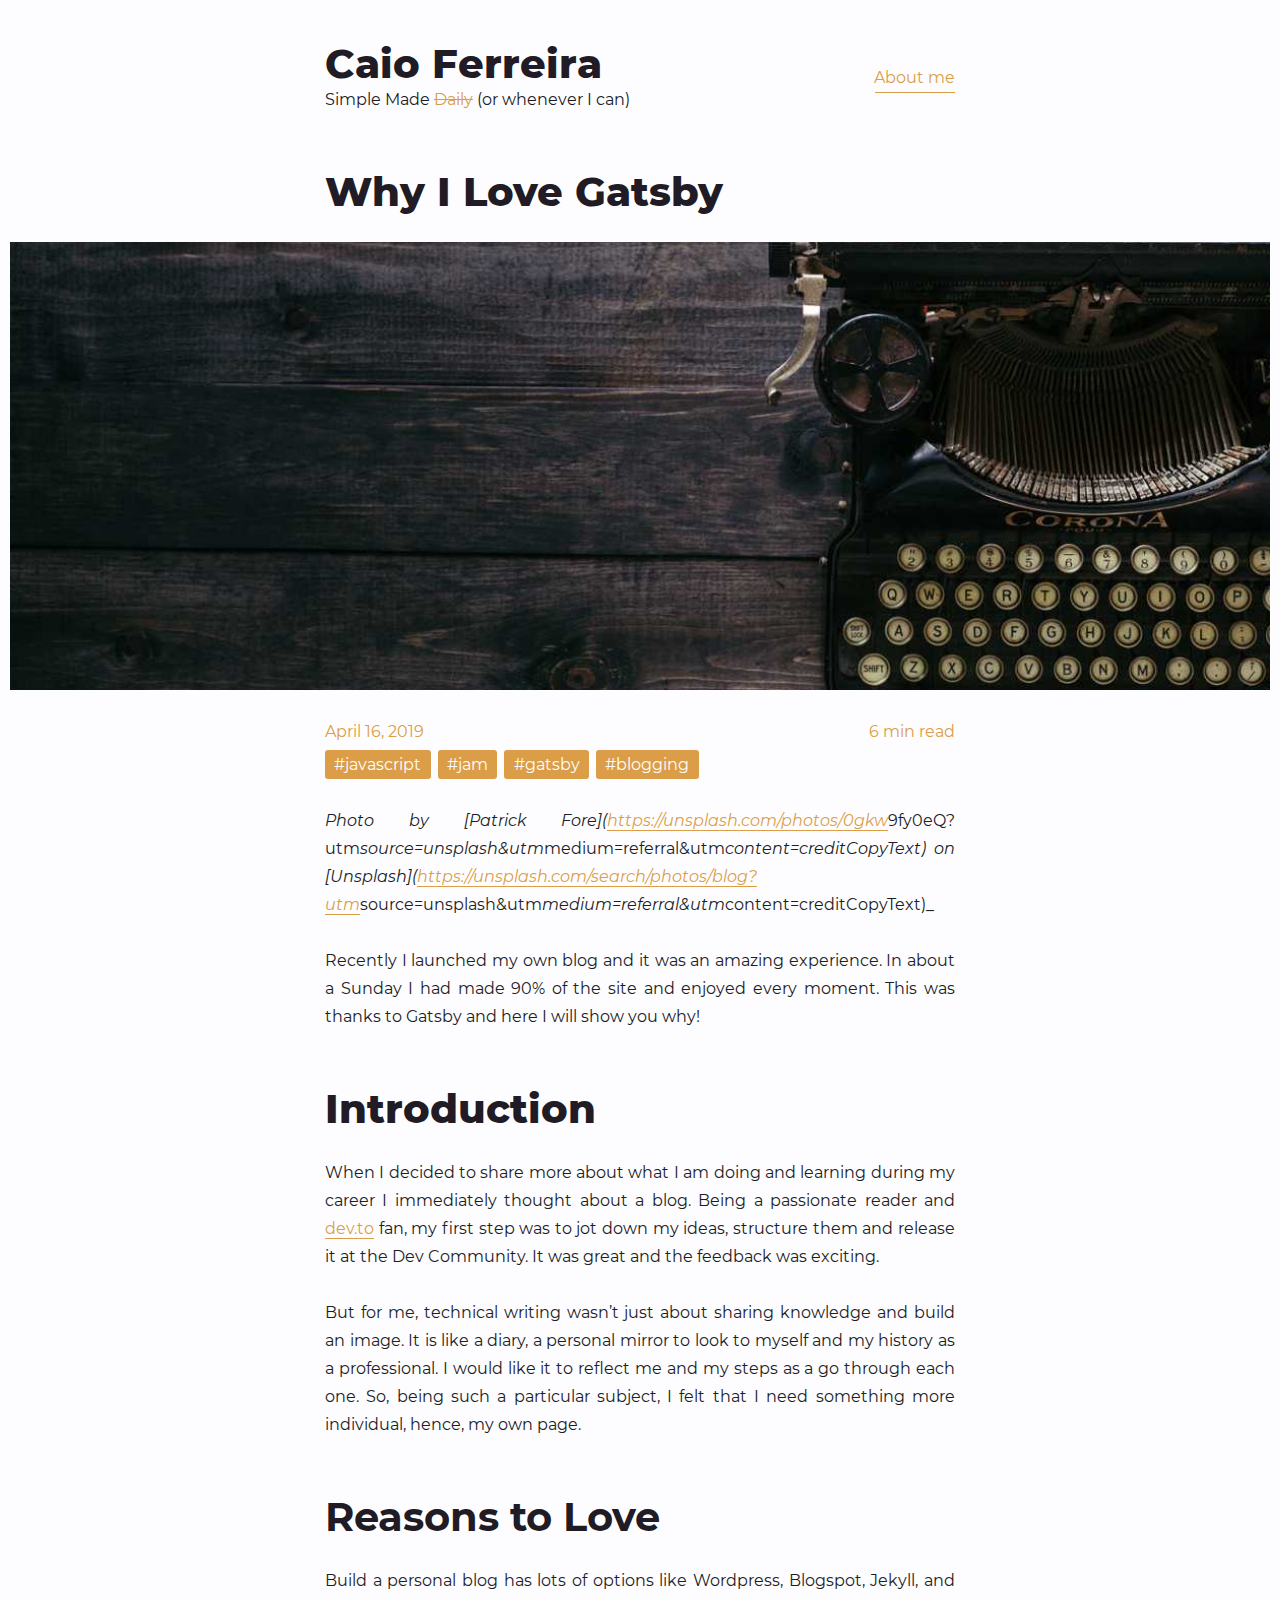
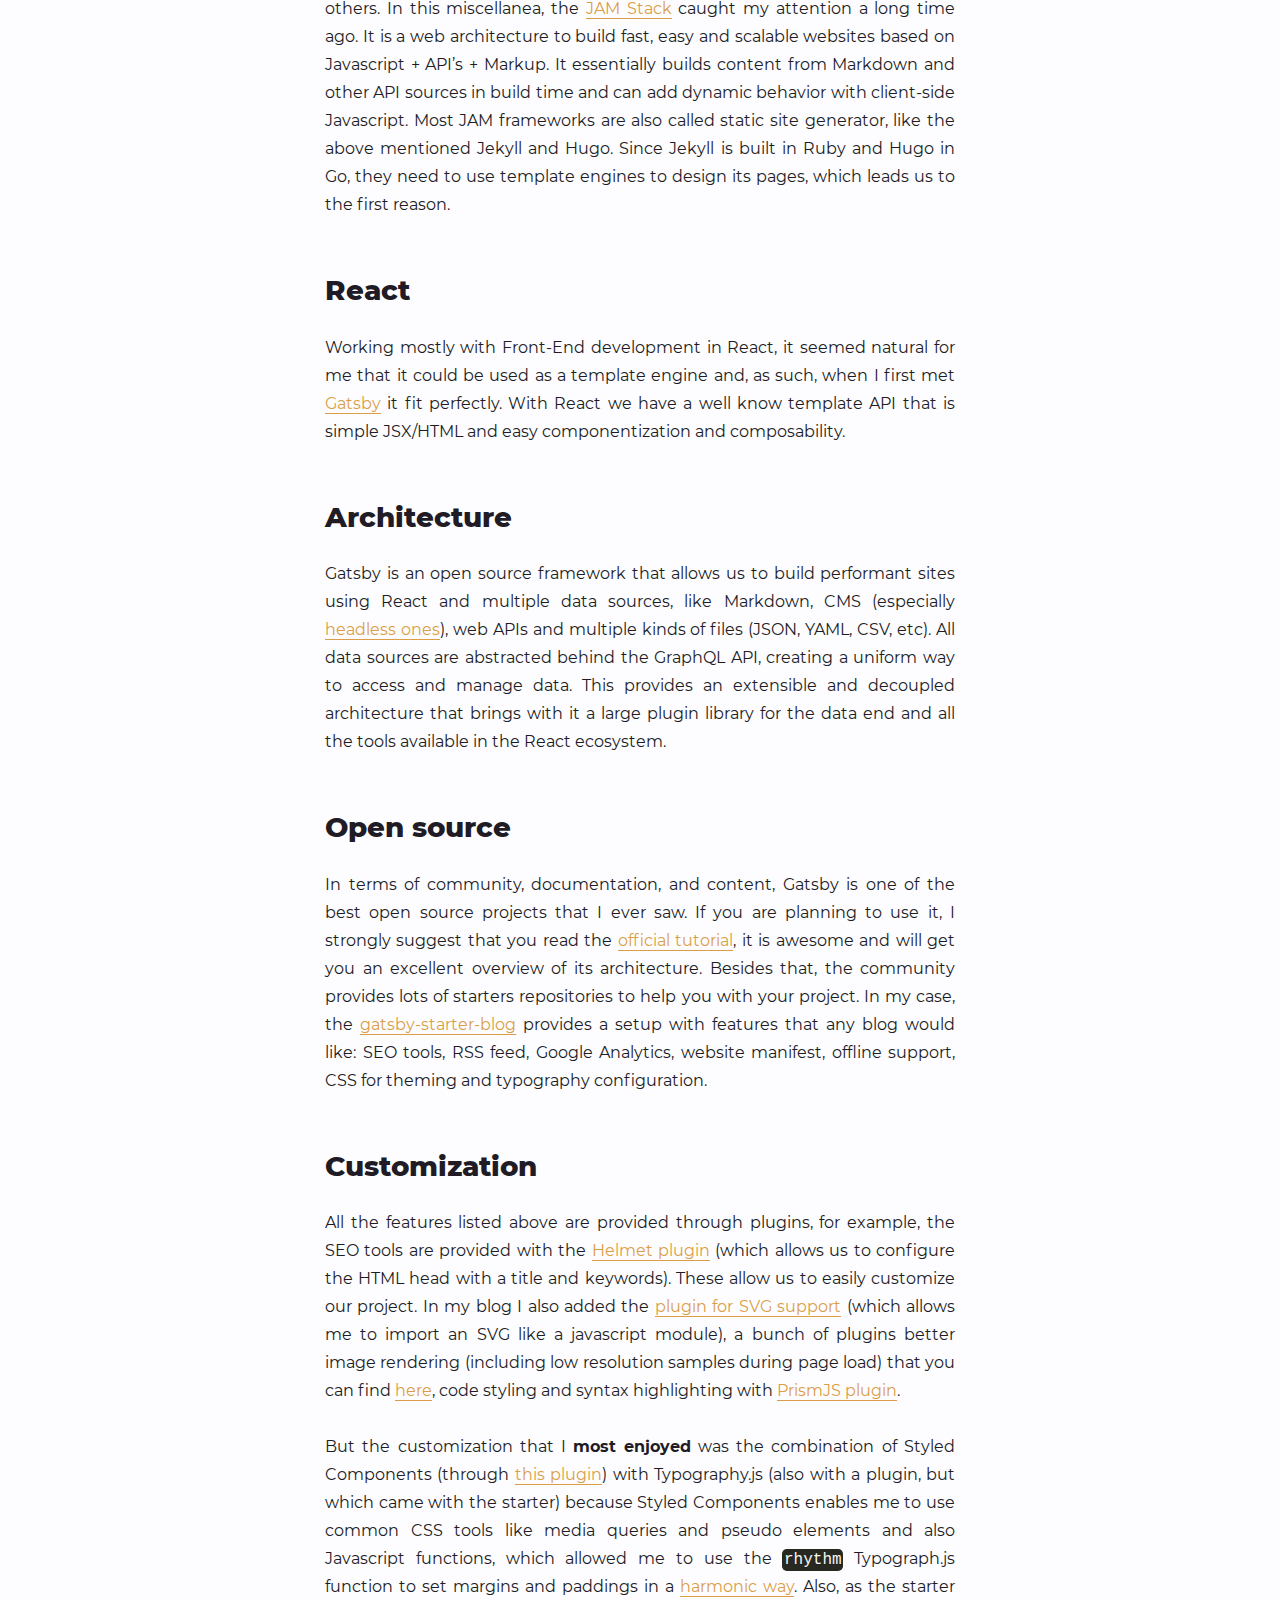
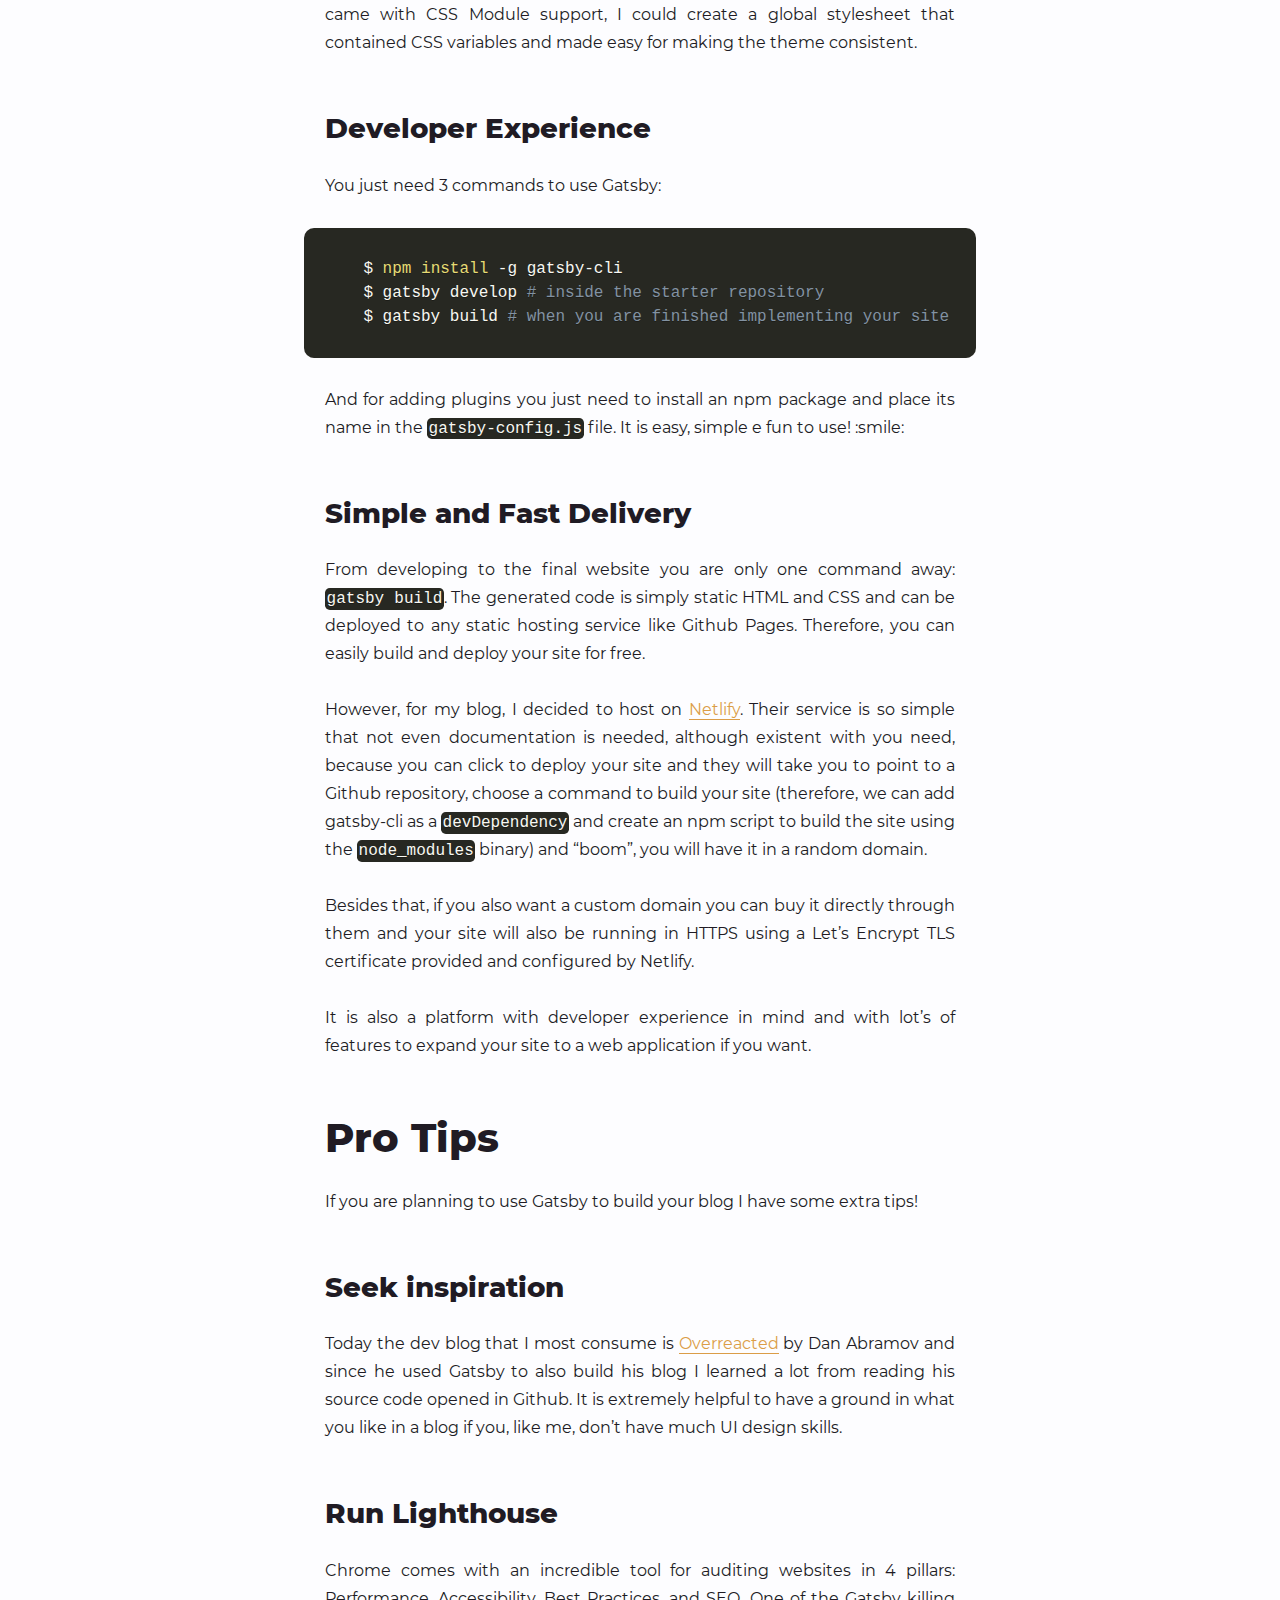
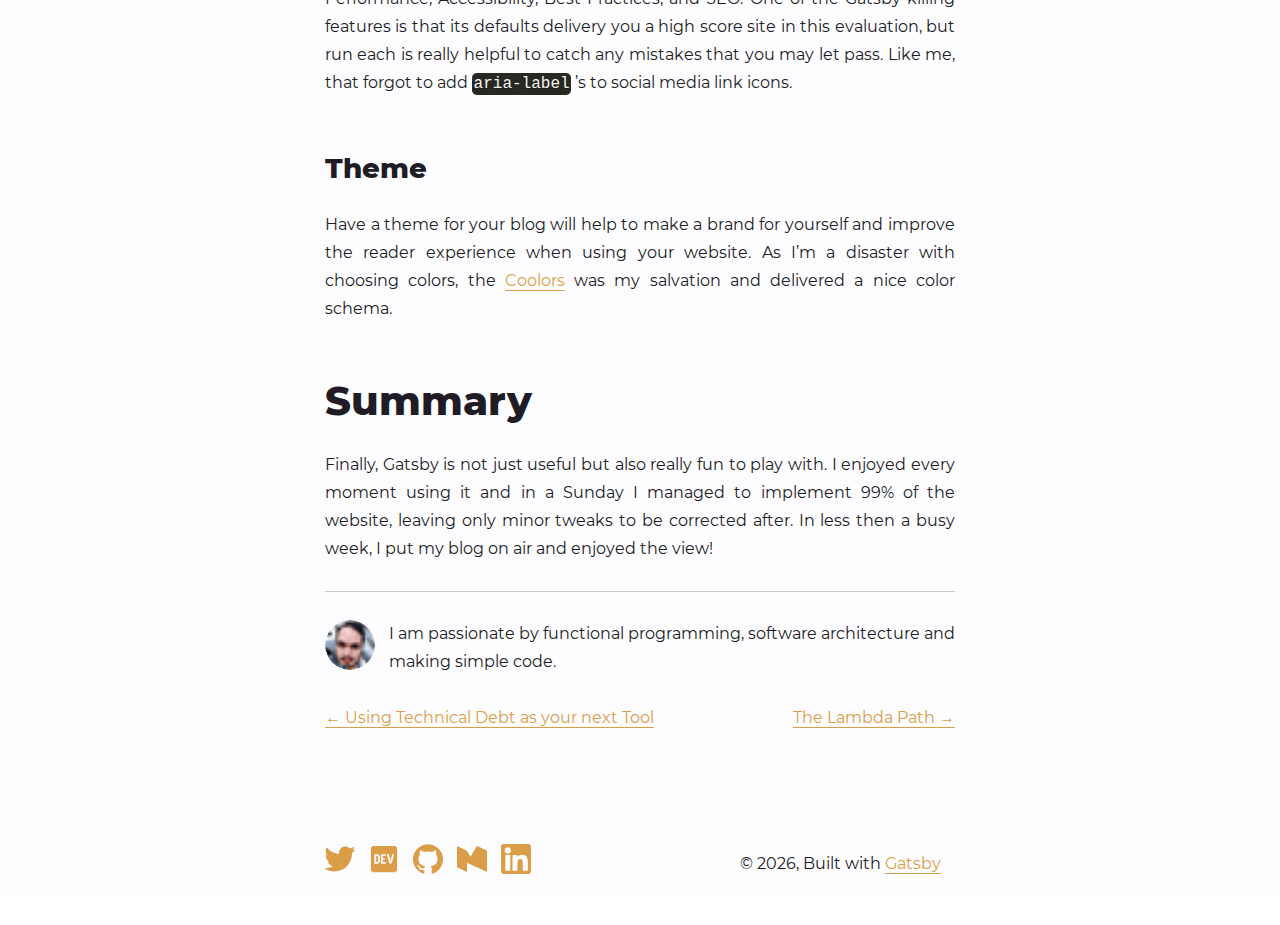
<file: post/why-i-love-gastby/index.html>
<!DOCTYPE html><html lang="en"><head><meta charSet="utf-8"/><meta http-equiv="x-ua-compatible" content="ie=edge"/><meta name="viewport" content="width=device-width, initial-scale=1, shrink-to-fit=no"/><style id="typography.js">html{font-family:sans-serif;-ms-text-size-adjust:100%;-webkit-text-size-adjust:100%}body{margin:0}article,aside,details,figcaption,figure,footer,header,main,menu,nav,section,summary{display:block}audio,canvas,progress,video{display:inline-block}audio:not([controls]){display:none;height:0}progress{vertical-align:baseline}[hidden],template{display:none}a{background-color:transparent;-webkit-text-decoration-skip:objects}a:active,a:hover{outline-width:0}abbr[title]{border-bottom:none;text-decoration:underline;text-decoration:underline dotted}b,strong{font-weight:inherit;font-weight:bolder}dfn{font-style:italic}h1{font-size:2em;margin:.67em 0}mark{background-color:#ff0;color:#000}small{font-size:80%}sub,sup{font-size:75%;line-height:0;position:relative;vertical-align:baseline}sub{bottom:-.25em}sup{top:-.5em}img{border-style:none}svg:not(:root){overflow:hidden}code,kbd,pre,samp{font-family:monospace,monospace;font-size:1em}figure{margin:1em 40px}hr{box-sizing:content-box;height:0;overflow:visible}button,input,optgroup,select,textarea{font:inherit;margin:0}optgroup{font-weight:700}button,input{overflow:visible}button,select{text-transform:none}[type=reset],[type=submit],button,html [type=button]{-webkit-appearance:button}[type=button]::-moz-focus-inner,[type=reset]::-moz-focus-inner,[type=submit]::-moz-focus-inner,button::-moz-focus-inner{border-style:none;padding:0}[type=button]:-moz-focusring,[type=reset]:-moz-focusring,[type=submit]:-moz-focusring,button:-moz-focusring{outline:1px dotted ButtonText}fieldset{border:1px solid silver;margin:0 2px;padding:.35em .625em .75em}legend{box-sizing:border-box;color:inherit;display:table;max-width:100%;padding:0;white-space:normal}textarea{overflow:auto}[type=checkbox],[type=radio]{box-sizing:border-box;padding:0}[type=number]::-webkit-inner-spin-button,[type=number]::-webkit-outer-spin-button{height:auto}[type=search]{-webkit-appearance:textfield;outline-offset:-2px}[type=search]::-webkit-search-cancel-button,[type=search]::-webkit-search-decoration{-webkit-appearance:none}::-webkit-input-placeholder{color:inherit;opacity:.54}::-webkit-file-upload-button{-webkit-appearance:button;font:inherit}html{font:100%/1.75 'Merriweather','Georgia',serif;box-sizing:border-box;overflow-y:scroll;}*{box-sizing:inherit;}*:before{box-sizing:inherit;}*:after{box-sizing:inherit;}body{color:hsla(0,0%,0%,0.9);font-family:'Merriweather','Georgia',serif;font-weight:400;word-wrap:break-word;font-kerning:normal;-moz-font-feature-settings:"kern", "liga", "clig", "calt";-ms-font-feature-settings:"kern", "liga", "clig", "calt";-webkit-font-feature-settings:"kern", "liga", "clig", "calt";font-feature-settings:"kern", "liga", "clig", "calt";}img{max-width:100%;margin-left:0;margin-right:0;margin-top:0;padding-bottom:0;padding-left:0;padding-right:0;padding-top:0;margin-bottom:1.75rem;}h1{margin-left:0;margin-right:0;margin-top:0;padding-bottom:0;padding-left:0;padding-right:0;padding-top:0;margin-bottom:1.75rem;color:inherit;font-family:Montserrat,sans-serif;font-weight:900;text-rendering:optimizeLegibility;font-size:2.5rem;line-height:1.1;}h2{margin-left:0;margin-right:0;margin-top:0;padding-bottom:0;padding-left:0;padding-right:0;padding-top:0;margin-bottom:1.75rem;color:inherit;font-family:'Merriweather','Georgia',serif;font-weight:900;text-rendering:optimizeLegibility;font-size:1.73286rem;line-height:1.1;}h3{margin-left:0;margin-right:0;margin-top:0;padding-bottom:0;padding-left:0;padding-right:0;padding-top:0;margin-bottom:1.75rem;color:inherit;font-family:'Merriweather','Georgia',serif;font-weight:900;text-rendering:optimizeLegibility;font-size:1.4427rem;line-height:1.1;}h4{margin-left:0;margin-right:0;margin-top:0;padding-bottom:0;padding-left:0;padding-right:0;padding-top:0;margin-bottom:1.75rem;color:inherit;font-family:'Merriweather','Georgia',serif;font-weight:900;text-rendering:optimizeLegibility;font-size:1rem;line-height:1.1;letter-spacing:0.140625em;text-transform:uppercase;}h5{margin-left:0;margin-right:0;margin-top:0;padding-bottom:0;padding-left:0;padding-right:0;padding-top:0;margin-bottom:1.75rem;color:inherit;font-family:'Merriweather','Georgia',serif;font-weight:900;text-rendering:optimizeLegibility;font-size:0.83255rem;line-height:1.1;}h6{margin-left:0;margin-right:0;margin-top:0;padding-bottom:0;padding-left:0;padding-right:0;padding-top:0;margin-bottom:1.75rem;color:inherit;font-family:'Merriweather','Georgia',serif;font-weight:900;text-rendering:optimizeLegibility;font-size:0.75966rem;line-height:1.1;font-style:italic;}hgroup{margin-left:0;margin-right:0;margin-top:0;padding-bottom:0;padding-left:0;padding-right:0;padding-top:0;margin-bottom:1.75rem;}ul{margin-left:1.75rem;margin-right:0;margin-top:0;padding-bottom:0;padding-left:0;padding-right:0;padding-top:0;margin-bottom:1.75rem;list-style-position:outside;list-style-image:none;list-style:disc;}ol{margin-left:1.75rem;margin-right:0;margin-top:0;padding-bottom:0;padding-left:0;padding-right:0;padding-top:0;margin-bottom:1.75rem;list-style-position:outside;list-style-image:none;}dl{margin-left:0;margin-right:0;margin-top:0;padding-bottom:0;padding-left:0;padding-right:0;padding-top:0;margin-bottom:1.75rem;}dd{margin-left:0;margin-right:0;margin-top:0;padding-bottom:0;padding-left:0;padding-right:0;padding-top:0;margin-bottom:1.75rem;}p{margin-left:0;margin-right:0;margin-top:0;padding-bottom:0;padding-left:0;padding-right:0;padding-top:0;margin-bottom:1.75rem;}figure{margin-left:0;margin-right:0;margin-top:0;padding-bottom:0;padding-left:0;padding-right:0;padding-top:0;margin-bottom:1.75rem;}pre{margin-left:0;margin-right:0;margin-top:0;padding-bottom:0;padding-left:0;padding-right:0;padding-top:0;margin-bottom:1.75rem;font-size:0.85rem;line-height:1.75rem;}table{margin-left:0;margin-right:0;margin-top:0;padding-bottom:0;padding-left:0;padding-right:0;padding-top:0;margin-bottom:1.75rem;font-size:1rem;line-height:1.75rem;border-collapse:collapse;width:100%;}fieldset{margin-left:0;margin-right:0;margin-top:0;padding-bottom:0;padding-left:0;padding-right:0;padding-top:0;margin-bottom:1.75rem;}blockquote{margin-left:-1.75rem;margin-right:1.75rem;margin-top:0;padding-bottom:0;padding-left:1.42188rem;padding-right:0;padding-top:0;margin-bottom:1.75rem;font-size:1.20112rem;line-height:1.75rem;color:hsla(0,0%,0%,0.59);font-style:italic;border-left:0.32813rem solid hsla(0,0%,0%,0.9);}form{margin-left:0;margin-right:0;margin-top:0;padding-bottom:0;padding-left:0;padding-right:0;padding-top:0;margin-bottom:1.75rem;}noscript{margin-left:0;margin-right:0;margin-top:0;padding-bottom:0;padding-left:0;padding-right:0;padding-top:0;margin-bottom:1.75rem;}iframe{margin-left:0;margin-right:0;margin-top:0;padding-bottom:0;padding-left:0;padding-right:0;padding-top:0;margin-bottom:1.75rem;}hr{margin-left:0;margin-right:0;margin-top:0;padding-bottom:0;padding-left:0;padding-right:0;padding-top:0;margin-bottom:calc(1.75rem - 1px);background:hsla(0,0%,0%,0.2);border:none;height:1px;}address{margin-left:0;margin-right:0;margin-top:0;padding-bottom:0;padding-left:0;padding-right:0;padding-top:0;margin-bottom:1.75rem;}b{font-weight:700;}strong{font-weight:700;}dt{font-weight:700;}th{font-weight:700;}li{margin-bottom:calc(1.75rem / 2);}ol li{padding-left:0;}ul li{padding-left:0;}li > ol{margin-left:1.75rem;margin-bottom:calc(1.75rem / 2);margin-top:calc(1.75rem / 2);}li > ul{margin-left:1.75rem;margin-bottom:calc(1.75rem / 2);margin-top:calc(1.75rem / 2);}blockquote *:last-child{margin-bottom:0;}li *:last-child{margin-bottom:0;}p *:last-child{margin-bottom:0;}li > p{margin-bottom:calc(1.75rem / 2);}code{font-size:0.85rem;line-height:1.75rem;}kbd{font-size:0.85rem;line-height:1.75rem;}samp{font-size:0.85rem;line-height:1.75rem;}abbr{border-bottom:1px dotted hsla(0,0%,0%,0.5);cursor:help;}acronym{border-bottom:1px dotted hsla(0,0%,0%,0.5);cursor:help;}abbr[title]{border-bottom:1px dotted hsla(0,0%,0%,0.5);cursor:help;text-decoration:none;}thead{text-align:left;}td,th{text-align:left;border-bottom:1px solid hsla(0,0%,0%,0.12);font-feature-settings:"tnum";-moz-font-feature-settings:"tnum";-ms-font-feature-settings:"tnum";-webkit-font-feature-settings:"tnum";padding-left:1.16667rem;padding-right:1.16667rem;padding-top:0.875rem;padding-bottom:calc(0.875rem - 1px);}th:first-child,td:first-child{padding-left:0;}th:last-child,td:last-child{padding-right:0;}blockquote > :last-child{margin-bottom:0;}blockquote cite{font-size:1rem;line-height:1.75rem;color:hsla(0,0%,0%,0.9);font-weight:400;}blockquote cite:before{content:"— ";}ul,ol{margin-left:0;}@media only screen and (max-width:480px){ul,ol{margin-left:1.75rem;}blockquote{margin-left:-1.3125rem;margin-right:0;padding-left:0.98438rem;}}h1,h2,h3,h4,h5,h6{margin-top:3.5rem;}a{box-shadow:0 1px 0 0 currentColor;color:var(--secondary);text-decoration:none;}a:hover,a:active{box-shadow:none;}mark,ins{background:#007acc;color:white;padding:0.10938rem 0.21875rem;text-decoration:none;}a:hover{color:var(--hover);}h1, h2, h3, h4, h5, h6{font-family:inherit;font-weight:800;text-align:left;}a.gatsby-resp-image-link{box-shadow:none;}</style><style data-href="/styles.286ec0a773165cd5aeae.css" id="gatsby-global-css">@font-face{font-family:Montserrat;font-style:normal;font-display:swap;font-weight:100;src:local("Montserrat Thin "),local("Montserrat-Thin"),url(/static/montserrat-latin-100-191cc9f50f3b76b9617cb383f19acb7d.woff2) format("woff2"),url(/static/montserrat-latin-100-370318464551d5f25b0f0a78f374faac.woff) format("woff")}@font-face{font-family:Montserrat;font-style:italic;font-display:swap;font-weight:100;src:local("Montserrat Thin italic"),local("Montserrat-Thinitalic"),url(/static/montserrat-latin-100italic-bdeaeb79db315697bd173a55b097dc18.woff2) format("woff2"),url(/static/montserrat-latin-100italic-ecf7d49386e8f265878e735db34a7c4b.woff) format("woff")}@font-face{font-family:Montserrat;font-style:normal;font-display:swap;font-weight:200;src:local("Montserrat Extra Light "),local("Montserrat-Extra Light"),url(/static/montserrat-latin-200-85d5ef9db7f2dc6979172a4a3b2c57cb.woff2) format("woff2"),url(/static/montserrat-latin-200-1fc98e126a3d152549240e6244d7e669.woff) format("woff")}@font-face{font-family:Montserrat;font-style:italic;font-display:swap;font-weight:200;src:local("Montserrat Extra Light italic"),local("Montserrat-Extra Lightitalic"),url(/static/montserrat-latin-200italic-49095760a498d024fe1a85a078850df9.woff2) format("woff2"),url(/static/montserrat-latin-200italic-fe46cf8b9462c820457d3bf537e4057f.woff) format("woff")}@font-face{font-family:Montserrat;font-style:normal;font-display:swap;font-weight:300;src:local("Montserrat Light "),local("Montserrat-Light"),url(/static/montserrat-latin-300-7c3daf12b706645b5d3710f863a4da04.woff2) format("woff2"),url(/static/montserrat-latin-300-8dc95fab9cf98d02ca8d76e97d3dff60.woff) format("woff")}@font-face{font-family:Montserrat;font-style:italic;font-display:swap;font-weight:300;src:local("Montserrat Light italic"),local("Montserrat-Lightitalic"),url(/static/montserrat-latin-300italic-f20b178ca2024a5eac8e42e6649db86c.woff2) format("woff2"),url(/static/montserrat-latin-300italic-3fe16939288856e8e828fa2661bf2354.woff) format("woff")}@font-face{font-family:Montserrat;font-style:normal;font-display:swap;font-weight:400;src:local("Montserrat Regular "),local("Montserrat-Regular"),url(/static/montserrat-latin-400-bc3aa95dca08f5fee5291e34959c27bc.woff2) format("woff2"),url(/static/montserrat-latin-400-8102c4838f9e3d08dad644290a9cb701.woff) format("woff")}@font-face{font-family:Montserrat;font-style:italic;font-display:swap;font-weight:400;src:local("Montserrat Regular italic"),local("Montserrat-Regularitalic"),url(/static/montserrat-latin-400italic-5cad650422a7184467af5a4d17b264c4.woff2) format("woff2"),url(/static/montserrat-latin-400italic-d191f22af3bb50902b99ac577f81a322.woff) format("woff")}@font-face{font-family:Montserrat;font-style:normal;font-display:swap;font-weight:500;src:local("Montserrat Medium "),local("Montserrat-Medium"),url(/static/montserrat-latin-500-92d16e458625f4d2c8940f6bdca0ff09.woff2) format("woff2"),url(/static/montserrat-latin-500-8b763220218ffc11c57c84ddb80e7b26.woff) format("woff")}@font-face{font-family:Montserrat;font-style:italic;font-display:swap;font-weight:500;src:local("Montserrat Medium italic"),local("Montserrat-Mediumitalic"),url(/static/montserrat-latin-500italic-47bfcca6b69d6a9acca7a8bff17193e2.woff2) format("woff2"),url(/static/montserrat-latin-500italic-72c01f753c3940c0b9cb6bf2389caddf.woff) format("woff")}@font-face{font-family:Montserrat;font-style:normal;font-display:swap;font-weight:600;src:local("Montserrat SemiBold "),local("Montserrat-SemiBold"),url(/static/montserrat-latin-600-6fb1b5623e528e27c18658fecf5ee0ee.woff2) format("woff2"),url(/static/montserrat-latin-600-7c839d15a6f54e7025ba8c0c4b333e8f.woff) format("woff")}@font-face{font-family:Montserrat;font-style:italic;font-display:swap;font-weight:600;src:local("Montserrat SemiBold italic"),local("Montserrat-SemiBolditalic"),url(/static/montserrat-latin-600italic-60789af1c9338ed1a9546722ec54b4f7.woff2) format("woff2"),url(/static/montserrat-latin-600italic-f3d4de8d0afb19e777c79032ce828e3d.woff) format("woff")}@font-face{font-family:Montserrat;font-style:normal;font-display:swap;font-weight:700;src:local("Montserrat Bold "),local("Montserrat-Bold"),url(/static/montserrat-latin-700-39d93cf678c740f9f6b2b1cfde34bee3.woff2) format("woff2"),url(/static/montserrat-latin-700-80f10bd382f0df1cd650fec59f3c9394.woff) format("woff")}@font-face{font-family:Montserrat;font-style:italic;font-display:swap;font-weight:700;src:local("Montserrat Bold italic"),local("Montserrat-Bolditalic"),url(/static/montserrat-latin-700italic-ba136d97b14e82284dd595e257f11c47.woff2) format("woff2"),url(/static/montserrat-latin-700italic-8c98142b425630821139c24bd1698700.woff) format("woff")}@font-face{font-family:Montserrat;font-style:normal;font-display:swap;font-weight:800;src:local("Montserrat ExtraBold "),local("Montserrat-ExtraBold"),url(/static/montserrat-latin-800-b7018be9ed6cd94da8b6675b3a468c3b.woff2) format("woff2"),url(/static/montserrat-latin-800-9a9befcf50d64f9d2d19d8b1d1984add.woff) format("woff")}@font-face{font-family:Montserrat;font-style:italic;font-display:swap;font-weight:800;src:local("Montserrat ExtraBold italic"),local("Montserrat-ExtraBolditalic"),url(/static/montserrat-latin-800italic-540ffdd223d1a9ad3d4e678e1a23372e.woff2) format("woff2"),url(/static/montserrat-latin-800italic-897086f99f4e1f45e6b1e9368527d0bc.woff) format("woff")}@font-face{font-family:Montserrat;font-style:normal;font-display:swap;font-weight:900;src:local("Montserrat Black "),local("Montserrat-Black"),url(/static/montserrat-latin-900-58cd789700850375b834e8b6776002eb.woff2) format("woff2"),url(/static/montserrat-latin-900-26d42c9428780e545a540bbb50c84bce.woff) format("woff")}@font-face{font-family:Montserrat;font-style:italic;font-display:swap;font-weight:900;src:local("Montserrat Black italic"),local("Montserrat-Blackitalic"),url(/static/montserrat-latin-900italic-451157bc8861fe54f523b3669a3def71.woff2) format("woff2"),url(/static/montserrat-latin-900italic-a8ec4957e1c24f5793305763ad9845b3.woff) format("woff")}@font-face{font-family:Merriweather;font-style:normal;font-display:swap;font-weight:300;src:local("Merriweather Light "),local("Merriweather-Light"),url(/static/merriweather-latin-300-b1158cfcd4aacb9d8fb61625e37af46a.woff2) format("woff2"),url(/static/merriweather-latin-300-cc7de05e166e90320d7d896e0f72a19d.woff) format("woff")}@font-face{font-family:Merriweather;font-style:italic;font-display:swap;font-weight:300;src:local("Merriweather Light italic"),local("Merriweather-Lightitalic"),url(/static/merriweather-latin-300italic-8fe52a48089d6ebe46db0b8e7cc66263.woff2) format("woff2"),url(/static/merriweather-latin-300italic-e1331f5397c2a673f9d3765138debdb5.woff) format("woff")}@font-face{font-family:Merriweather;font-style:normal;font-display:swap;font-weight:400;src:local("Merriweather Regular "),local("Merriweather-Regular"),url(/static/merriweather-latin-400-8276fdb72ae8f4714d4e6eba704cc39f.woff2) format("woff2"),url(/static/merriweather-latin-400-69f09800f4f6479d06e44eba837df872.woff) format("woff")}@font-face{font-family:Merriweather;font-style:italic;font-display:swap;font-weight:400;src:local("Merriweather Regular italic"),local("Merriweather-Regularitalic"),url(/static/merriweather-latin-400italic-3a9be9ea9f7aa4af6de7307df21d9fc0.woff2) format("woff2"),url(/static/merriweather-latin-400italic-d76079ed7541a433a54f79316de086e9.woff) format("woff")}@font-face{font-family:Merriweather;font-style:normal;font-display:swap;font-weight:700;src:local("Merriweather Bold "),local("Merriweather-Bold"),url(/static/merriweather-latin-700-fa534be7ffa380e39a7f6e03bf9a5e03.woff2) format("woff2"),url(/static/merriweather-latin-700-ba56ea84b8084b7ff9677f50d3cd81bd.woff) format("woff")}@font-face{font-family:Merriweather;font-style:italic;font-display:swap;font-weight:700;src:local("Merriweather Bold italic"),local("Merriweather-Bolditalic"),url(/static/merriweather-latin-700italic-1ef5edaaa20ae53ea50399884c5e48c6.woff2) format("woff2"),url(/static/merriweather-latin-700italic-534bc9e7ce93c73d73426e46acd78092.woff) format("woff")}@font-face{font-family:Merriweather;font-style:normal;font-display:swap;font-weight:900;src:local("Merriweather Black "),local("Merriweather-Black"),url(/static/merriweather-latin-900-7528fb70e8a4a82c7305e72ff43ac25f.woff2) format("woff2"),url(/static/merriweather-latin-900-3799b6e2f5ed3fcccf9d7a708d7419fa.woff) format("woff")}@font-face{font-family:Merriweather;font-style:italic;font-display:swap;font-weight:900;src:local("Merriweather Black italic"),local("Merriweather-Blackitalic"),url(/static/merriweather-latin-900italic-e1b4d2aaa78e12ad84aaf8a56321e4c2.woff2) format("woff2"),url(/static/merriweather-latin-900italic-2ae22f731b3424e8dbb4b37f7ca6e708.woff) format("woff")}code[class*=language-],pre[class*=language-]{color:#f8f8f2;background:none;text-shadow:0 1px rgba(0,0,0,.3);font-family:Consolas,Monaco,Andale Mono,Ubuntu Mono,monospace;font-size:1em;text-align:left;white-space:pre;word-spacing:normal;word-break:normal;word-wrap:normal;line-height:1.5;-moz-tab-size:4;-o-tab-size:4;tab-size:4;-webkit-hyphens:none;-ms-hyphens:none;hyphens:none}pre[class*=language-]{padding:1em;margin:.5em 0;overflow:auto;border-radius:.3em}:not(pre)>code[class*=language-],pre[class*=language-]{background:#272822}:not(pre)>code[class*=language-]{padding:.1em;border-radius:.3em;white-space:normal}.token.cdata,.token.comment,.token.doctype,.token.prolog{color:#8292a2}.token.punctuation{color:#f8f8f2}.token.namespace{opacity:.7}.token.constant,.token.deleted,.token.property,.token.symbol,.token.tag{color:#f92672}.token.boolean,.token.number{color:#ae81ff}.token.attr-name,.token.builtin,.token.char,.token.inserted,.token.selector,.token.string{color:#a6e22e}.language-css .token.string,.style .token.string,.token.entity,.token.operator,.token.url,.token.variable{color:#f8f8f2}.token.atrule,.token.attr-value,.token.class-name,.token.function{color:#e6db74}.token.keyword{color:#66d9ef}.token.important,.token.regex{color:#fd971f}.token.bold,.token.important{font-weight:700}.token.italic{font-style:italic}.token.entity{cursor:help}.gatsby-highlight{background:#272822;margin-bottom:1.75rem;margin-left:-1.3125rem;margin-right:-1.3125rem;border-radius:10px;overflow:auto;-webkit-overflow-scrolling:touch}.gatsby-highlight>pre[class*=language-]{overflow:auto;padding:1.3125rem}@font-face{font-display:swap;font-family:Montserrat;font-weight:400;font-style:normal;src:url(/static/Montserrat-400-bc3aa95dca08f5fee5291e34959c27bc.woff2) format("woff2") font-weight-normal,url(/static/Montserrat-400-8102c4838f9e3d08dad644290a9cb701.woff) format("woff") font-weight-normal,url(/static/Montserrat-400-6a9e85ac9247f5848db957b873c62e0c.ttf) format("truetype") font-weight-normal,url(/static/Montserrat-700-39d93cf678c740f9f6b2b1cfde34bee3.woff2) format("woff2") font-weight-bold,url(/static/Montserrat-700-80f10bd382f0df1cd650fec59f3c9394.woff) format("woff") font-weight-bold,url(/static/Montserrat-700-7432889d57c68a13a4984a756d923a07.ttf) format("truetype") font-weight-bold}:root{--bg:#fdfdff;--primary:#201b24;--secondary:#db9d47;--hover:#ff784f}body{font-family:Montserrat,"sans-serif"}@media (max-width:768px){footer{flex-direction:column}}footer{display:flex;justify-content:space-between;align-items:center}</style><meta name="generator" content="Gatsby 2.32.6"/><link rel="preconnect" href="https://www.google-analytics.com"/><link rel="dns-prefetch" href="https://www.google-analytics.com"/><link rel="icon" href="/favicon-32x32.png?v=62dcc2ca9c3cd2d1abc7505583298b71" type="image/png"/><link rel="icon" href="/favicon.svg?v=62dcc2ca9c3cd2d1abc7505583298b71" type="image/svg+xml"/><link rel="manifest" href="/manifest.webmanifest" crossorigin="anonymous"/><meta name="theme-color" content="#db9d47"/><link rel="apple-touch-icon" sizes="48x48" href="/icons/icon-48x48.png?v=62dcc2ca9c3cd2d1abc7505583298b71"/><link rel="apple-touch-icon" sizes="72x72" href="/icons/icon-72x72.png?v=62dcc2ca9c3cd2d1abc7505583298b71"/><link rel="apple-touch-icon" sizes="96x96" href="/icons/icon-96x96.png?v=62dcc2ca9c3cd2d1abc7505583298b71"/><link rel="apple-touch-icon" sizes="144x144" href="/icons/icon-144x144.png?v=62dcc2ca9c3cd2d1abc7505583298b71"/><link rel="apple-touch-icon" sizes="192x192" href="/icons/icon-192x192.png?v=62dcc2ca9c3cd2d1abc7505583298b71"/><link rel="apple-touch-icon" sizes="256x256" href="/icons/icon-256x256.png?v=62dcc2ca9c3cd2d1abc7505583298b71"/><link rel="apple-touch-icon" sizes="384x384" href="/icons/icon-384x384.png?v=62dcc2ca9c3cd2d1abc7505583298b71"/><link rel="apple-touch-icon" sizes="512x512" href="/icons/icon-512x512.png?v=62dcc2ca9c3cd2d1abc7505583298b71"/><link rel="alternate" type="application/rss+xml" href="/rss.xml"/><title data-react-helmet="true">Why I Love Gatsby | Caio Ferreira</title><meta data-react-helmet="true" name="description" content="Let&#x27;s talk about why Gatsby is an incredible tool"/><meta data-react-helmet="true" property="og:title" content="Why I Love Gatsby"/><meta data-react-helmet="true" property="og:description" content="Let&#x27;s talk about why Gatsby is an incredible tool"/><meta data-react-helmet="true" property="og:type" content="website"/><meta data-react-helmet="true" name="twitter:card" content="summary"/><meta data-react-helmet="true" name="twitter:creator" content="Caio Ferreira"/><meta data-react-helmet="true" name="twitter:title" content="Why I Love Gatsby"/><meta data-react-helmet="true" name="twitter:description" content="Let&#x27;s talk about why Gatsby is an incredible tool"/><meta data-react-helmet="true" name="keywords" content="blog, Caio Ferreira, javascript, functional programming, software architecture, javascript, jam, gatsby, blogging"/><style data-styled="hqzbql cINqao hiNdfp ePSoKC jGZUap kAEYIC dPmpCt bkeYwJ eIVkIG kOnNXb asniO dmlkuU buTKlK gISPTW drtymd cpTAoe fAtOsn hvxpIW eKdCzo kvEPVl dBWMCn lkPJmt eeFVyv QhiQR" data-styled-version="4.4.1">
/* sc-component-id: Headercomponent__Text-sc-10b1m6s-0 */
.dPmpCt{margin-bottom:0;}
/* sc-component-id: Headercomponent__Header-sc-10b1m6s-1 */
.hiNdfp{display:-webkit-box;display:-webkit-flex;display:-ms-flexbox;display:flex;-webkit-box-pack:justify;-webkit-justify-content:space-between;-ms-flex-pack:justify;justify-content:space-between;-webkit-align-items:center;-webkit-box-align:center;-ms-flex-align:center;align-items:center;} @media (max-width:768px){.hiNdfp{-webkit-flex-direction:column;-ms-flex-direction:column;flex-direction:column;}}
/* sc-component-id: Headercomponent__HeaderTitleWrapper-sc-10b1m6s-2 */
@media (max-width:768px){.ePSoKC{margin-bottom:10px;}}
/* sc-component-id: Headercomponent__HeaderTitle-sc-10b1m6s-3 */
.jGZUap{margin-bottom:0;margin-top:0;}
/* sc-component-id: Headercomponent__HeaderTitleLink-sc-10b1m6s-4 */
.kAEYIC{box-shadow:none;-webkit-text-decoration:none;text-decoration:none;color:inherit;} .kAEYIC:hover{color:inherit;}
/* sc-component-id: Headercomponent__SubtitleDetail-sc-10b1m6s-5 */
.bkeYwJ{color:var(--secondary);-webkit-text-decoration:line-through;text-decoration:line-through;} .bkeYwJ:hover{-webkit-text-decoration:none;text-decoration:none;color:var(--hover);}
/* sc-component-id: Headercomponent__NavigationLink-sc-10b1m6s-6 */
.eIVkIG{box-shadow:0 1.4px 0.4px -0.5px var(--secondary);}
/* sc-component-id: Footercomponent__OutgoingLink-sc-364ywr-0 */
.lkPJmt{box-shadow:none;color:var(--secondary);margin-right:0.875rem;fill:var(--secondary);} .lkPJmt:hover{fill:var(--hover);}.eeFVyv{box-shadow:0 1px 0 0 var(--secondary);color:var(--secondary);margin-right:0.875rem;fill:var(--secondary);} .eeFVyv:hover{fill:var(--hover);}
/* sc-component-id: Footercomponent__FooterWrapper-sc-364ywr-1 */
.kvEPVl{-webkit-align-items:center;-webkit-box-align:center;-ms-flex-align:center;align-items:center;margin-top:4.375rem;}
/* sc-component-id: Footercomponent__FooterMessage-sc-364ywr-3 */
.QhiQR{margin-bottom:0;}
/* sc-component-id: Layoutcomponent__Background-ao6rp0-0 */
.hqzbql{background:var(--bg);height:100%;}
/* sc-component-id: Layoutcomponent__Container-ao6rp0-1 */
.cINqao{display:-webkit-box;display:-webkit-flex;display:-ms-flexbox;display:flex;-webkit-box-pack:justify;-webkit-justify-content:space-between;-ms-flex-pack:justify;justify-content:space-between;-webkit-flex-direction:column;-ms-flex-direction:column;flex-direction:column;margin-left:auto;margin-right:auto;max-width:42rem;min-height:100vh;color:var(--primary);padding:2.625rem 1.3125rem 0.875rem 1.3125rem;}
/* sc-component-id: Biocomponent__BioWrapper-sc-1p81r7j-0 */
.fAtOsn{display:-webkit-box;display:-webkit-flex;display:-ms-flexbox;display:flex;margin-top:1.75rem;}
/* sc-component-id: Biocomponent__Avatar-sc-1p81r7j-1 */
.hvxpIW{margin-right:0.875rem;margin-bottom:0;min-width:50px;border-radius:100%;}
/* sc-component-id: blog-post__CoverImage-gi2dsk-0 */
.kOnNXb{margin-left:-50%;margin-right:-50%;margin-bottom:1.75rem;max-height:28rem;} @media (max-width:768px){.kOnNXb{margin-left:-5%;margin-right:-5%;}}
/* sc-component-id: blog-post__Metadata-gi2dsk-1 */
.asniO{color:var(--secondary);margin-bottom:1.75rem;}
/* sc-component-id: blog-post__PostDateAndTime-gi2dsk-2 */
.dmlkuU{display:-webkit-box;display:-webkit-flex;display:-ms-flexbox;display:flex;-webkit-box-pack:justify;-webkit-justify-content:space-between;-ms-flex-pack:justify;justify-content:space-between;margin-bottom:4px;}
/* sc-component-id: blog-post__TagListWrapper-gi2dsk-3 */
.buTKlK{display:-webkit-box;display:-webkit-flex;display:-ms-flexbox;display:flex;} @media (max-width:768px){.buTKlK{-webkit-flex-wrap:wrap;-ms-flex-wrap:wrap;flex-wrap:wrap;}}
/* sc-component-id: blog-post__Tag-gi2dsk-4 */
.gISPTW{margin-bottom:0;margin-right:0.4375rem;padding:0.035rem 0.58333rem;border-radius:3px;background:var(--secondary);color:var(--bg);} @media (max-width:768px){.gISPTW{margin-bottom:5px;-webkit-flex-wrap:wrap;-ms-flex-wrap:wrap;flex-wrap:wrap;}.gISPTW:last-child{margin-bottom:5px;}}
/* sc-component-id: blog-post__Content-gi2dsk-5 */
.drtymd{text-align:justify;}
/* sc-component-id: blog-post__Divider-gi2dsk-6 */
.cpTAoe{margin-bottom:1.75rem;}
/* sc-component-id: blog-post__Navigation-gi2dsk-7 */
.eKdCzo{display:-webkit-box;display:-webkit-flex;display:-ms-flexbox;display:flex;-webkit-flex-wrap:wrap;-ms-flex-wrap:wrap;flex-wrap:wrap;-webkit-box-pack:justify;-webkit-justify-content:space-between;-ms-flex-pack:justify;justify-content:space-between;list-style:none;padding:0;}</style><link as="script" rel="preload" href="/webpack-runtime-8bf09dc14d26660d4941.js"/><link as="script" rel="preload" href="/framework-6c3ead24af170cdcb87c.js"/><link as="script" rel="preload" href="/app-5add9b32f93cdcc661e3.js"/><link as="script" rel="preload" href="/styles-407fe62976dc5310c43e.js"/><link as="script" rel="preload" href="/133dca110fad53aa1997b630637bbac3134a2d14-19c09b613e5baa98dedd.js"/><link as="script" rel="preload" href="/93241701166c3169d92c9fdd395837837cace836-21be44829f86d4becf19.js"/><link as="script" rel="preload" href="/component---src-templates-blog-post-js-48fe6b50030107f110f1.js"/><link as="fetch" rel="preload" href="/page-data/post/why-i-love-gastby/page-data.json" crossorigin="anonymous"/><link as="fetch" rel="preload" href="/page-data/sq/d/143701507.json" crossorigin="anonymous"/><link as="fetch" rel="preload" href="/page-data/sq/d/3694326227.json" crossorigin="anonymous"/><link as="fetch" rel="preload" href="/page-data/sq/d/88017042.json" crossorigin="anonymous"/><link as="fetch" rel="preload" href="/page-data/app-data.json" crossorigin="anonymous"/></head><body><div id="___gatsby"><div style="outline:none" tabindex="-1" id="gatsby-focus-wrapper"><div class="Layoutcomponent__Background-ao6rp0-0 hqzbql"><div class="Layoutcomponent__Container-ao6rp0-1 cINqao"><header class="Headercomponent__Header-sc-10b1m6s-1 hiNdfp"><span class="Headercomponent__HeaderTitleWrapper-sc-10b1m6s-2 ePSoKC"><h1 class="Headercomponent__HeaderTitle-sc-10b1m6s-3 jGZUap"><a class="Headercomponent__HeaderTitleLink-sc-10b1m6s-4 kAEYIC" href="/">Caio Ferreira</a></h1><p class="Headercomponent__Text-sc-10b1m6s-0 dPmpCt">Simple Made <span class="Headercomponent__SubtitleDetail-sc-10b1m6s-5 bkeYwJ">Daily</span> (or whenever I can)</p></span><a class="Headercomponent__NavigationLink-sc-10b1m6s-6 eIVkIG" href="/about"><p class="Headercomponent__Text-sc-10b1m6s-0 dPmpCt">About me</p></a></header><main><h1>Why I Love Gatsby</h1><div class="blog-post__CoverImage-gi2dsk-0 kOnNXb gatsby-image-wrapper" style="position:relative;overflow:hidden"><div aria-hidden="true" style="width:100%;padding-bottom:66.7741935483871%"></div><noscript><picture><source srcset="/static/cb46e551da65711922f5e5aa66ad3dc2/9ce40/cover.jpg 310w,
/static/cb46e551da65711922f5e5aa66ad3dc2/339b7/cover.jpg 620w,
/static/cb46e551da65711922f5e5aa66ad3dc2/49d90/cover.jpg 1240w,
/static/cb46e551da65711922f5e5aa66ad3dc2/23f4e/cover.jpg 1860w,
/static/cb46e551da65711922f5e5aa66ad3dc2/1fa92/cover.jpg 2480w,
/static/cb46e551da65711922f5e5aa66ad3dc2/57876/cover.jpg 5410w" sizes="(max-width: 1240px) 100vw, 1240px" /><img loading="lazy" sizes="(max-width: 1240px) 100vw, 1240px" srcset="/static/cb46e551da65711922f5e5aa66ad3dc2/9ce40/cover.jpg 310w,
/static/cb46e551da65711922f5e5aa66ad3dc2/339b7/cover.jpg 620w,
/static/cb46e551da65711922f5e5aa66ad3dc2/49d90/cover.jpg 1240w,
/static/cb46e551da65711922f5e5aa66ad3dc2/23f4e/cover.jpg 1860w,
/static/cb46e551da65711922f5e5aa66ad3dc2/1fa92/cover.jpg 2480w,
/static/cb46e551da65711922f5e5aa66ad3dc2/57876/cover.jpg 5410w" src="/static/cb46e551da65711922f5e5aa66ad3dc2/49d90/cover.jpg" alt="Post Cover Image" style="position:absolute;top:0;left:0;opacity:1;width:100%;height:100%;object-fit:cover;object-position:center"/></picture></noscript></div><p class="blog-post__Metadata-gi2dsk-1 asniO"><p class="blog-post__PostDateAndTime-gi2dsk-2 dmlkuU"><span>April 16, 2019</span><span>6<!-- --> min read</span></p><p class="blog-post__TagListWrapper-gi2dsk-3 buTKlK"><p class="blog-post__Tag-gi2dsk-4 gISPTW">#<!-- -->javascript</p><p class="blog-post__Tag-gi2dsk-4 gISPTW">#<!-- -->jam</p><p class="blog-post__Tag-gi2dsk-4 gISPTW">#<!-- -->gatsby</p><p class="blog-post__Tag-gi2dsk-4 gISPTW">#<!-- -->blogging</p></p></p><section class="blog-post__Content-gi2dsk-5 drtymd"><p><em>Photo by [Patrick Fore](<a href="https://unsplash.com/photos/0gkw" target="_blank" rel="nofollow noopener noreferrer">https://unsplash.com/photos/0gkw</a></em>9fy0eQ?utm<em>source=unsplash&#x26;utm</em>medium=referral&#x26;utm<em>content=creditCopyText) on [Unsplash](<a href="https://unsplash.com/search/photos/blog?utm" target="_blank" rel="nofollow noopener noreferrer">https://unsplash.com/search/photos/blog?utm</a></em>source=unsplash&#x26;utm<em>medium=referral&#x26;utm</em>content=creditCopyText)_</p>
<p>Recently I launched my own blog and it was an amazing experience. In about a Sunday I had made 90% of the site and enjoyed every moment. This was thanks to Gatsby and here I will show you why!</p>
<h1>Introduction</h1>
<p>When I decided to share more about what I am doing and learning during my career I immediately thought about a blog. Being a passionate reader and <a href="http://dev.to/" target="_blank" rel="nofollow noopener noreferrer">dev.to</a> fan, my first step was to jot down my ideas, structure them and release it at the Dev Community. It was great and the feedback was exciting.</p>
<p>But for me, technical writing wasn’t just about sharing knowledge and build an image. It is like a diary, a personal mirror to look to myself and my history as a professional. I would like it to reflect me and my steps as a go through each one. So, being such a particular subject, I felt that I need something more individual, hence, my own page.</p>
<h1><strong>Reasons to Love</strong></h1>
<p>Build a personal blog has lots of options like Wordpress, Blogspot, Jekyll, and others. In this miscellanea, the <a href="https://jamstack.org/" target="_blank" rel="nofollow noopener noreferrer">JAM Stack</a> caught my attention a long time ago. It is a web architecture to build fast, easy and scalable websites based on Javascript + API’s + Markup. It essentially builds content from Markdown and other API sources in build time and can add dynamic behavior with client-side Javascript. Most JAM frameworks are also called static site generator, like the above mentioned Jekyll and Hugo. Since Jekyll is built in Ruby and Hugo in Go, they need to use template engines to design its pages, which leads us to the first reason.</p>
<h2>React</h2>
<p>Working mostly with Front-End development in React, it seemed natural for me that it could be used as a template engine and, as such, when I first met <a href="https://www.gatsbyjs.org/" target="_blank" rel="nofollow noopener noreferrer">Gatsby</a> it fit perfectly. With React we have a well know template API that is simple JSX/HTML and easy componentization and composability.</p>
<h2>Architecture</h2>
<p>Gatsby is an open source framework that allows us to build performant sites using React and multiple data sources, like Markdown, CMS (especially <a href="https://headlesscms.org/" target="_blank" rel="nofollow noopener noreferrer">headless ones</a>), web APIs and multiple kinds of files (JSON, YAML, CSV, etc). All data sources are abstracted behind the GraphQL API, creating a uniform way to access and manage data. This provides an extensible and decoupled architecture that brings with it a large plugin library for the data end and all the tools available in the React ecosystem.</p>
<h2>Open source</h2>
<p>In terms of community, documentation, and content, Gatsby is one of the best open source projects that I ever saw. If you are planning to use it, I strongly suggest that you read the <a href="https://www.gatsbyjs.org/tutorial/" target="_blank" rel="nofollow noopener noreferrer">official tutorial</a>, it is awesome and will get you an excellent overview of its architecture. Besides that, the community provides lots of starters repositories to help you with your project. In my case, the <a href="https://github.com/gatsbyjs/gatsby-starter-blog" target="_blank" rel="nofollow noopener noreferrer">gatsby-starter-blog</a> provides a setup with features that any blog would like: SEO tools, RSS feed, Google Analytics, website manifest, offline support, CSS for theming and typography configuration.</p>
<h2>Customization</h2>
<p>All the features listed above are provided through plugins, for example, the SEO tools are provided with the <a href="https://www.gatsbyjs.org/packages/gatsby-plugin-react-helmet" target="_blank" rel="nofollow noopener noreferrer">Helmet plugin</a> (which allows us to configure the HTML head with a title and keywords). These allow us to easily customize our project. In my blog I also added the <a href="https://www.gatsbyjs.org/packages/gatsby-plugin-react-svg" target="_blank" rel="nofollow noopener noreferrer">plugin for SVG support</a> (which allows me to import an SVG like a javascript module), a bunch of plugins better image rendering (including low resolution samples during page load) that you can find <a href="http://stayregular.net/blog/adding-images-and-media-to-your-gatsbyjs-blog" target="_blank" rel="nofollow noopener noreferrer">here</a>, code styling and syntax highlighting with <a href="https://www.gatsbyjs.org/packages/gatsby-remark-prismjs" target="_blank" rel="nofollow noopener noreferrer">PrismJS plugin</a>.</p>
<p>But the customization that I <strong>most</strong> <strong>enjoyed</strong> was the combination of Styled Components (through <a href="https://www.gatsbyjs.org/packages/gatsby-plugin-styled-components" target="_blank" rel="nofollow noopener noreferrer">this plugin</a>) with Typography.js (also with a plugin, but which came with the starter) because Styled Components enables me to use common CSS tools like media queries and pseudo elements and also Javascript functions, which allowed me to use the <code class="language-text">rhythm</code> Typograph.js function to set margins and paddings in a <a href="https://betterwebtype.com/rhythm-in-web-typography" target="_blank" rel="nofollow noopener noreferrer">harmonic way</a>. Also, as the starter came with CSS Module support, I could create a global stylesheet that contained CSS variables and made easy for making the theme consistent.</p>
<h2>Developer Experience</h2>
<p>You just need 3 commands to use Gatsby:</p>
<div class="gatsby-highlight" data-language="bash"><pre class="language-bash"><code class="language-bash">    $ <span class="token function">npm</span> <span class="token function">install</span> -g gatsby-cli
    $ gatsby develop <span class="token comment"># inside the starter repository</span>
    $ gatsby build <span class="token comment"># when you are finished implementing your site</span></code></pre></div>
<p>And for adding plugins you just need to install an npm package and place its name in the <code class="language-text">gatsby-config.js</code> file. It is easy, simple e fun to use! :smile:</p>
<h2>Simple and Fast Delivery</h2>
<p>From developing to the final website you are only one command away: <code class="language-text">gatsby build</code>. The generated code is simply static HTML and CSS and can be deployed to any static hosting service like Github Pages. Therefore, you can easily build and deploy your site for free.</p>
<p>However, for my blog, I decided to host on <a href="https://www.netlify.com/" target="_blank" rel="nofollow noopener noreferrer">Netlify</a>. Their service is so simple that not even documentation is needed, although existent with you need, because you can click to deploy your site and they will take you to point to a Github repository, choose a command to build your site (therefore, we can add gatsby-cli as a <code class="language-text">devDependency</code> and create an npm script to build the site using the <code class="language-text">node_modules</code> binary) and “boom”, you will have it in a random domain.</p>
<p>Besides that, if you also want a custom domain you can buy it directly through them and your site will also be running in HTTPS using a Let’s Encrypt TLS certificate provided and configured by Netlify.</p>
<p>It is also a platform with developer experience in mind and with lot’s of features to expand your site to a web application if you want.</p>
<h1>Pro Tips</h1>
<p>If you are planning to use Gatsby to build your blog I have some extra tips!</p>
<h2>Seek inspiration</h2>
<p>Today the dev blog that I most consume is <a href="https://overreacted.io/" target="_blank" rel="nofollow noopener noreferrer">Overreacted</a> by Dan Abramov and since he used Gatsby to also build his blog I learned a lot from reading his source code opened in Github. It is extremely helpful to have a ground in what you like in a blog if you, like me, don’t have much UI design skills.</p>
<h2>Run Lighthouse</h2>
<p>Chrome comes with an incredible tool for auditing websites in 4 pillars: Performance, Accessibility, Best Practices, and SEO. One of the Gatsby killing features is that its defaults delivery you a high score site in this evaluation, but run each is really helpful to catch any mistakes that you may let pass. Like me, that forgot to add <code class="language-text">aria-label</code> ’s to social media link icons.</p>
<h2>Theme</h2>
<p>Have a theme for your blog will help to make a brand for yourself and improve the reader experience when using your website. As I’m a disaster with choosing colors, the <a href="https://coolors.co/" target="_blank" rel="nofollow noopener noreferrer">Coolors</a> was my salvation and delivered a nice color schema.</p>
<h1>Summary</h1>
<p>Finally, Gatsby is not just useful but also really fun to play with. I enjoyed every moment using it and in a Sunday I managed to implement 99% of the website, leaving only minor tweaks to be corrected after. In less then a busy week, I put my blog on air and enjoyed the view!</p></section><hr class="blog-post__Divider-gi2dsk-6 cpTAoe"/><div class="Biocomponent__BioWrapper-sc-1p81r7j-0 fAtOsn"><div class="Biocomponent__Avatar-sc-1p81r7j-1 hvxpIW gatsby-image-wrapper" style="position:relative;overflow:hidden;display:inline-block;width:50px;height:50px"><img aria-hidden="true" src="[data-uri]" alt="Caio Ferreira" style="position:absolute;top:0;left:0;width:100%;height:100%;object-fit:cover;object-position:center;opacity:1;transition-delay:500ms;border-radius:50%"/><noscript><picture><source srcset="/static/59fa6fc8ee9a74a7315b43d2eb84cfa7/8ba1e/me.png 1x,
/static/59fa6fc8ee9a74a7315b43d2eb84cfa7/f937a/me.png 1.5x,
/static/59fa6fc8ee9a74a7315b43d2eb84cfa7/71eb7/me.png 2x" /><img loading="lazy" width="50" height="50" srcset="/static/59fa6fc8ee9a74a7315b43d2eb84cfa7/8ba1e/me.png 1x,
/static/59fa6fc8ee9a74a7315b43d2eb84cfa7/f937a/me.png 1.5x,
/static/59fa6fc8ee9a74a7315b43d2eb84cfa7/71eb7/me.png 2x" src="/static/59fa6fc8ee9a74a7315b43d2eb84cfa7/8ba1e/me.png" alt="Caio Ferreira" style="position:absolute;top:0;left:0;opacity:1;width:100%;height:100%;object-fit:cover;object-position:center"/></picture></noscript></div><p>I am passionate by functional programming, software architecture and making simple code.<!-- --> </p></div><ul class="blog-post__Navigation-gi2dsk-7 eKdCzo"><li><a rel="prev" href="/post/using-technical-debt-as-your-next-tool/">← <!-- -->Using Technical Debt as your next Tool</a></li><li><a rel="next" href="/post/the-lambda-path/">The Lambda Path<!-- --> →</a></li></ul></main><footer class="Footercomponent__FooterWrapper-sc-364ywr-1 kvEPVl"><section class="Footercomponent__SocialWrapper-sc-364ywr-2 dBWMCn"><a target="_blank" rel="nofollow noopener noreferrer" aria-label="Twitter" aria-hidden="true" href="https://twitter.com/caiorcferreira" class="Footercomponent__OutgoingLink-sc-364ywr-0 lkPJmt"><svg alt="Caio Ferreira&#x27;s Twitter Profile" style="height:30;width:30" version="1.1" x="0px" y="0px" viewBox="0 0 410.155 410.155" xml:space="preserve"><path d="M403.632,74.18c-9.113,4.041-18.573,7.229-28.28,9.537c10.696-10.164,18.738-22.877,23.275-37.067
	l0,0c1.295-4.051-3.105-7.554-6.763-5.385l0,0c-13.504,8.01-28.05,14.019-43.235,17.862c-0.881,0.223-1.79,0.336-2.702,0.336
	c-2.766,0-5.455-1.027-7.57-2.891c-16.156-14.239-36.935-22.081-58.508-22.081c-9.335,0-18.76,1.455-28.014,4.325
	c-28.672,8.893-50.795,32.544-57.736,61.724c-2.604,10.945-3.309,21.9-2.097,32.56c0.139,1.225-0.44,2.08-0.797,2.481
	c-0.627,0.703-1.516,1.106-2.439,1.106c-0.103,0-0.209-0.005-0.314-0.015c-62.762-5.831-119.358-36.068-159.363-85.14l0,0
	c-2.04-2.503-5.952-2.196-7.578,0.593l0,0C13.677,65.565,9.537,80.937,9.537,96.579c0,23.972,9.631,46.563,26.36,63.032
	c-7.035-1.668-13.844-4.295-20.169-7.808l0,0c-3.06-1.7-6.825,0.485-6.868,3.985l0,0c-0.438,35.612,20.412,67.3,51.646,81.569
	c-0.629,0.015-1.258,0.022-1.888,0.022c-4.951,0-9.964-0.478-14.898-1.421l0,0c-3.446-0.658-6.341,2.611-5.271,5.952l0,0
	c10.138,31.651,37.39,54.981,70.002,60.278c-27.066,18.169-58.585,27.753-91.39,27.753l-10.227-0.006
	c-3.151,0-5.816,2.054-6.619,5.106c-0.791,3.006,0.666,6.177,3.353,7.74c36.966,21.513,79.131,32.883,121.955,32.883
	c37.485,0,72.549-7.439,104.219-22.109c29.033-13.449,54.689-32.674,76.255-57.141c20.09-22.792,35.8-49.103,46.692-78.201
	c10.383-27.737,15.871-57.333,15.871-85.589v-1.346c-0.001-4.537,2.051-8.806,5.631-11.712c13.585-11.03,25.415-24.014,35.16-38.591
	l0,0C411.924,77.126,407.866,72.302,403.632,74.18L403.632,74.18z"></path><g></g><g></g><g></g><g></g><g></g><g></g><g></g><g></g><g></g><g></g><g></g><g></g><g></g><g></g><g></g></svg></a><a target="_blank" rel="nofollow noopener noreferrer" aria-label="Dev Community" aria-hidden="true" href="https://dev.to/caiorcferreira" class="Footercomponent__OutgoingLink-sc-364ywr-0 lkPJmt"><svg alt="Caio Ferreira&#x27;s DEV Profile" style="height:30;width:30" role="img" viewBox="0 0 448 512"><path d="M120.12 208.29c-3.88-2.9-7.77-4.35-11.65-4.35H91.03v104.47h17.45c3.88 0 7.77-1.45 11.65-4.35 3.88-2.9 5.82-7.25 5.82-13.06v-69.65c-.01-5.8-1.96-10.16-5.83-13.06zM404.1 32H43.9C19.7 32 .06 51.59 0 75.8v360.4C.06 460.41 19.7 480 43.9 480h360.2c24.21 0 43.84-19.59 43.9-43.8V75.8c-.06-24.21-19.7-43.8-43.9-43.8zM154.2 291.19c0 18.81-11.61 47.31-48.36 47.25h-46.4V172.98h47.38c35.44 0 47.36 28.46 47.37 47.28l.01 70.93zm100.68-88.66H201.6v38.42h32.57v29.57H201.6v38.41h53.29v29.57h-62.18c-11.16.29-20.44-8.53-20.72-19.69V193.7c-.27-11.15 8.56-20.41 19.71-20.69h63.19l-.01 29.52zm103.64 115.29c-13.2 30.75-36.85 24.63-47.44 0l-38.53-144.8h32.57l29.71 113.72 29.57-113.72h32.58l-38.46 144.8z"></path></svg></a><a target="_blank" rel="nofollow noopener noreferrer" aria-label="Github" aria-hidden="true" href="https://github.com/caiorcferreira" class="Footercomponent__OutgoingLink-sc-364ywr-0 lkPJmt"><svg alt="Caio Ferreira&#x27;s Github Profile" style="height:30;width:30" version="1.1" id="Capa_1" x="0px" y="0px" width="438.549px" height="438.549px" viewBox="0 0 438.549 438.549" xml:space="preserve"><g><path d="M409.132,114.573c-19.608-33.596-46.205-60.194-79.798-79.8C295.736,15.166,259.057,5.365,219.271,5.365
		c-39.781,0-76.472,9.804-110.063,29.408c-33.596,19.605-60.192,46.204-79.8,79.8C9.803,148.168,0,184.854,0,224.63
		c0,47.78,13.94,90.745,41.827,128.906c27.884,38.164,63.906,64.572,108.063,79.227c5.14,0.954,8.945,0.283,11.419-1.996
		c2.475-2.282,3.711-5.14,3.711-8.562c0-0.571-0.049-5.708-0.144-15.417c-0.098-9.709-0.144-18.179-0.144-25.406l-6.567,1.136
		c-4.187,0.767-9.469,1.092-15.846,1c-6.374-0.089-12.991-0.757-19.842-1.999c-6.854-1.231-13.229-4.086-19.13-8.559
		c-5.898-4.473-10.085-10.328-12.56-17.556l-2.855-6.57c-1.903-4.374-4.899-9.233-8.992-14.559
		c-4.093-5.331-8.232-8.945-12.419-10.848l-1.999-1.431c-1.332-0.951-2.568-2.098-3.711-3.429c-1.142-1.331-1.997-2.663-2.568-3.997
		c-0.572-1.335-0.098-2.43,1.427-3.289c1.525-0.859,4.281-1.276,8.28-1.276l5.708,0.853c3.807,0.763,8.516,3.042,14.133,6.851
		c5.614,3.806,10.229,8.754,13.846,14.842c4.38,7.806,9.657,13.754,15.846,17.847c6.184,4.093,12.419,6.136,18.699,6.136
		c6.28,0,11.704-0.476,16.274-1.423c4.565-0.952,8.848-2.383,12.847-4.285c1.713-12.758,6.377-22.559,13.988-29.41
		c-10.848-1.14-20.601-2.857-29.264-5.14c-8.658-2.286-17.605-5.996-26.835-11.14c-9.235-5.137-16.896-11.516-22.985-19.126
		c-6.09-7.614-11.088-17.61-14.987-29.979c-3.901-12.374-5.852-26.648-5.852-42.826c0-23.035,7.52-42.637,22.557-58.817
		c-7.044-17.318-6.379-36.732,1.997-58.24c5.52-1.715,13.706-0.428,24.554,3.853c10.85,4.283,18.794,7.952,23.84,10.994
		c5.046,3.041,9.089,5.618,12.135,7.708c17.705-4.947,35.976-7.421,54.818-7.421s37.117,2.474,54.823,7.421l10.849-6.849
		c7.419-4.57,16.18-8.758,26.262-12.565c10.088-3.805,17.802-4.853,23.134-3.138c8.562,21.509,9.325,40.922,2.279,58.24
		c15.036,16.18,22.559,35.787,22.559,58.817c0,16.178-1.958,30.497-5.853,42.966c-3.9,12.471-8.941,22.457-15.125,29.979
		c-6.191,7.521-13.901,13.85-23.131,18.986c-9.232,5.14-18.182,8.85-26.84,11.136c-8.662,2.286-18.415,4.004-29.263,5.146
		c9.894,8.562,14.842,22.077,14.842,40.539v60.237c0,3.422,1.19,6.279,3.572,8.562c2.379,2.279,6.136,2.95,11.276,1.995
		c44.163-14.653,80.185-41.062,108.068-79.226c27.88-38.161,41.825-81.126,41.825-128.906
		C438.536,184.851,428.728,148.168,409.132,114.573z"></path></g><g></g><g></g><g></g><g></g><g></g><g></g><g></g><g></g><g></g><g></g><g></g><g></g><g></g><g></g><g></g></svg></a><a target="_blank" rel="nofollow noopener noreferrer" aria-label="Medium" aria-hidden="true" href="https://medium.com/@caiorcferreira" class="Footercomponent__OutgoingLink-sc-364ywr-0 lkPJmt"><svg alt="Caio Ferreira&#x27;s Medium Profile" style="height:30;width:30" version="1.1" x="0px" y="0px" viewBox="0 0 393.541 393.541" xml:space="preserve"><path d="M384.045,363.079L262.84,304.812L261.927,40.68c-0.021-6.166,6.416-10.229,11.973-7.557
	l114.908,55.256c2.893,1.391,4.733,4.318,4.733,7.528v261.201C393.54,361.989,388.443,365.194,384.045,363.079z"></path><path d="M262.84,304.812L131.66,241.74L257.948,33.818c2.231-3.673,6.886-5.054,10.759-3.192l116.514,56.029
	c4.454,2.142,6.085,7.661,3.51,11.879L262.84,304.812z"></path><path d="M262.84,304.812L131.66,241.74L11.421,45.942c-3.35-5.455,2.479-11.914,8.248-9.14L131.66,90.655
	L262.84,304.812z"></path><path d="M122.164,363.078l-118.41-56.94C1.459,305.034,0,302.713,0,300.167V37.548
	c0-4.726,4.937-7.831,9.197-5.782L131.66,90.655v266.452C131.66,361.988,126.562,365.193,122.164,363.078z"></path><g></g><g></g><g></g><g></g><g></g><g></g><g></g><g></g><g></g><g></g><g></g><g></g><g></g><g></g><g></g></svg></a><a target="_blank" rel="nofollow noopener noreferrer" aria-label="Linkedin" aria-hidden="true" href="https://www.linkedin.com/in/caiorcferreira/" class="Footercomponent__OutgoingLink-sc-364ywr-0 lkPJmt"><svg alt="Caio Ferreira&#x27;s LinkedIn Profile" style="height:30;width:30" version="1.1" x="0px" y="0px" viewBox="0 0 382 382" xml:space="preserve"><path d="M347.445,0H34.555C15.471,0,0,15.471,0,34.555v312.889C0,366.529,15.471,382,34.555,382h312.889
	C366.529,382,382,366.529,382,347.444V34.555C382,15.471,366.529,0,347.445,0z M118.207,329.844c0,5.554-4.502,10.056-10.056,10.056
	H65.345c-5.554,0-10.056-4.502-10.056-10.056V150.403c0-5.554,4.502-10.056,10.056-10.056h42.806
	c5.554,0,10.056,4.502,10.056,10.056V329.844z M86.748,123.432c-22.459,0-40.666-18.207-40.666-40.666S64.289,42.1,86.748,42.1
	s40.666,18.207,40.666,40.666S109.208,123.432,86.748,123.432z M341.91,330.654c0,5.106-4.14,9.246-9.246,9.246H286.73
	c-5.106,0-9.246-4.14-9.246-9.246v-84.168c0-12.556,3.683-55.021-32.813-55.021c-28.309,0-34.051,29.066-35.204,42.11v97.079
	c0,5.106-4.139,9.246-9.246,9.246h-44.426c-5.106,0-9.246-4.14-9.246-9.246V149.593c0-5.106,4.14-9.246,9.246-9.246h44.426
	c5.106,0,9.246,4.14,9.246,9.246v15.655c10.497-15.753,26.097-27.912,59.312-27.912c73.552,0,73.131,68.716,73.131,106.472
	L341.91,330.654L341.91,330.654z"></path><g></g><g></g><g></g><g></g><g></g><g></g><g></g><g></g><g></g><g></g><g></g><g></g><g></g><g></g><g></g></svg></a></section><p class="Footercomponent__FooterMessage-sc-364ywr-3 QhiQR">© <!-- -->2022<!-- -->, Built with<!-- --> <a target="_blank" rel="nofollow noopener noreferrer" aria-hidden="true" href="https://www.gatsbyjs.org" class="Footercomponent__OutgoingLink-sc-364ywr-0 eeFVyv">Gatsby</a></p></footer></div></div></div><div id="gatsby-announcer" style="position:absolute;top:0;width:1px;height:1px;padding:0;overflow:hidden;clip:rect(0, 0, 0, 0);white-space:nowrap;border:0" aria-live="assertive" aria-atomic="true"></div></div><script>
  
  
  if(true) {
    (function(i,s,o,g,r,a,m){i['GoogleAnalyticsObject']=r;i[r]=i[r]||function(){
    (i[r].q=i[r].q||[]).push(arguments)},i[r].l=1*new Date();a=s.createElement(o),
    m=s.getElementsByTagName(o)[0];a.async=1;a.src=g;m.parentNode.insertBefore(a,m)
    })(window,document,'script','https://www.google-analytics.com/analytics.js','ga');
  }
  if (typeof ga === "function") {
    ga('create', 'UA-137605639-1', 'auto', {});
      
      
      
      
      
      }</script><script id="gatsby-script-loader">/*<![CDATA[*/window.pagePath="/post/why-i-love-gastby/";/*]]>*/</script><script id="gatsby-chunk-mapping">/*<![CDATA[*/window.___chunkMapping={"polyfill":["/polyfill-c4336065681b4417609f.js"],"app":["/app-5add9b32f93cdcc661e3.js"],"component---cache-caches-gatsby-plugin-offline-app-shell-js":["/component---cache-caches-gatsby-plugin-offline-app-shell-js-f7968005d4116a7aa2f8.js"],"component---src-pages-404-js":["/component---src-pages-404-js-10c8925e21870b388028.js"],"component---src-pages-about-js":["/component---src-pages-about-js-c2ee9b4d3c8e86b2891c.js"],"component---src-pages-index-js":["/component---src-pages-index-js-692cdb10e9e4bf8a3c49.js"],"component---src-templates-blog-post-js":["/component---src-templates-blog-post-js-48fe6b50030107f110f1.js"]};/*]]>*/</script><script src="/polyfill-c4336065681b4417609f.js" nomodule=""></script><script src="/component---src-templates-blog-post-js-48fe6b50030107f110f1.js" async=""></script><script src="/93241701166c3169d92c9fdd395837837cace836-21be44829f86d4becf19.js" async=""></script><script src="/133dca110fad53aa1997b630637bbac3134a2d14-19c09b613e5baa98dedd.js" async=""></script><script src="/styles-407fe62976dc5310c43e.js" async=""></script><script src="/app-5add9b32f93cdcc661e3.js" async=""></script><script src="/framework-6c3ead24af170cdcb87c.js" async=""></script><script src="/webpack-runtime-8bf09dc14d26660d4941.js" async=""></script></body></html>
</file>
